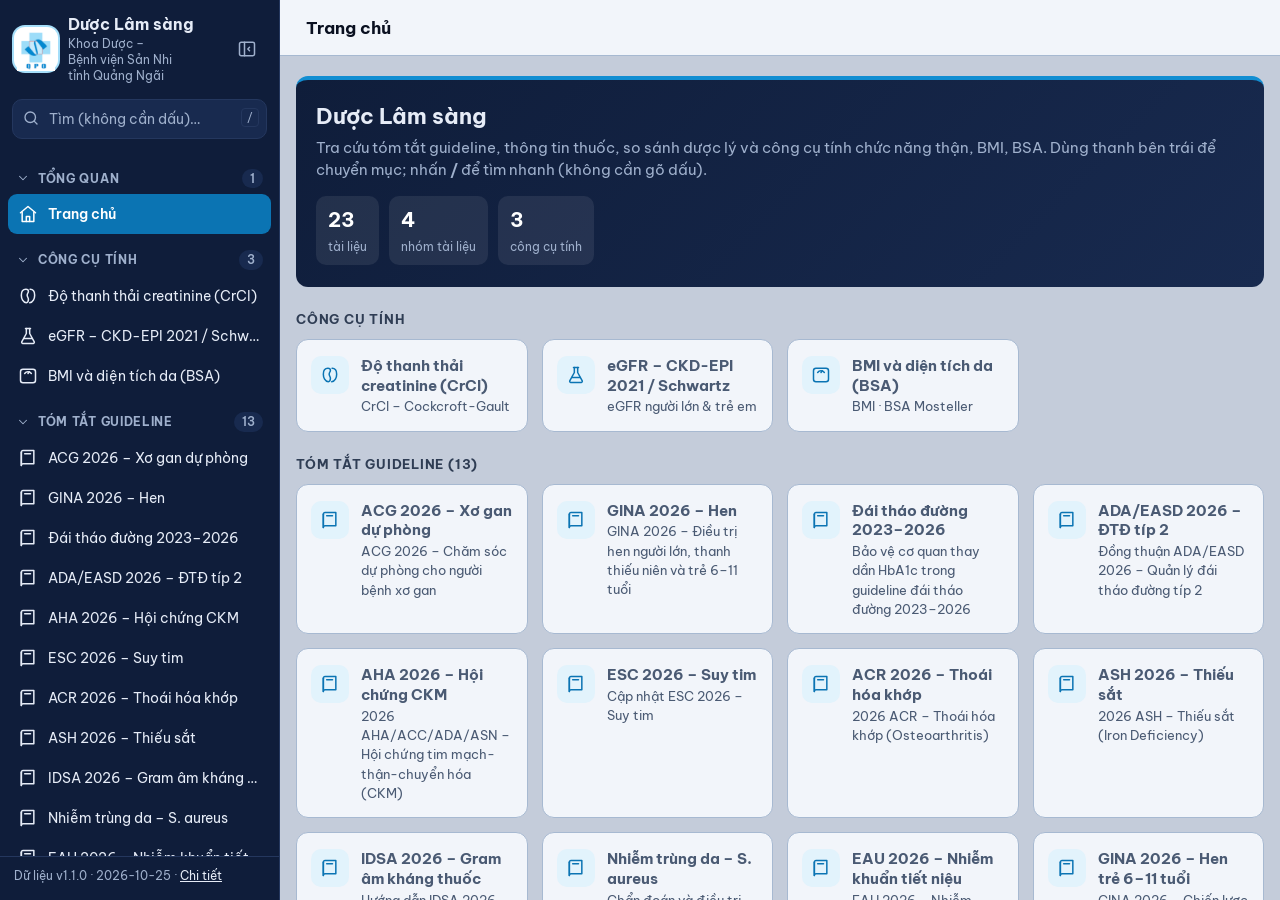
<file: index.html>
<!doctype html>
<html lang="vi" data-unit="san-nhi-qn">
<head>
<meta charset="utf-8">
<meta name="viewport" content="width=device-width, initial-scale=1, viewport-fit=cover">
<title>Dược Lâm sàng</title>
<meta name="description" content="Dược Lâm sàng – tra cứu tài liệu và công cụ tính. Khoa Dược – Bệnh viện Sản Nhi tỉnh Quảng Ngãi">
<meta name="theme-color" content="#0f1d3a">
<link rel="manifest" href="manifest.webmanifest">
<link rel="icon" href="icons/logo-qpo-192.png" type="image/png">
<link rel="apple-touch-icon" href="icons/logo-qpo-192.png">
<link rel="preconnect" href="https://fonts.googleapis.com">
<link rel="preconnect" href="https://fonts.gstatic.com" crossorigin>
<link rel="stylesheet" href="https://fonts.googleapis.com/css2?family=Be+Vietnam+Pro:wght@400;600;700;800&display=swap">
<link rel="stylesheet" href="css/base.css">
<link rel="stylesheet" href="css/theme-san-nhi-qn.css">
</head>
<body>
<svg width="0" height="0" style="position:absolute" aria-hidden="true">
  <symbol id="i-home" viewBox="0 0 24 24"><path d="M3 10.5 12 3l9 7.5"/><path d="M5 9.5V21h14V9.5"/><path d="M10 21v-6h4v6"/></symbol>
  <symbol id="i-kidney" viewBox="0 0 24 24"><path d="M9.5 4C6 4 4 7 4 11s2 9 6 9c2 0 2.5-2 2.5-4s-1.5-3-1.5-5 1.5-3 1.5-4.5S11.5 4 9.5 4z"/><path d="M14.5 4c3.5 0 5.5 3 5.5 7s-2 9-6 9"/></symbol>
  <symbol id="i-flask" viewBox="0 0 24 24"><path d="M9 3h6"/><path d="M10 3v6L4.5 19a1.5 1.5 0 0 0 1.3 2h12.4a1.5 1.5 0 0 0 1.3-2L14 9V3"/><path d="M7 15h10"/></symbol>
  <symbol id="i-scale" viewBox="0 0 24 24"><rect x="3" y="4" width="18" height="16" rx="3"/><path d="M8 9a5 5 0 0 1 8 0"/><path d="M12 9l1.5-2"/></symbol>
  <symbol id="i-book" viewBox="0 0 24 24"><path d="M4 5a2 2 0 0 1 2-2h13v16H6a2 2 0 0 0-2 2z"/><path d="M4 21V5"/><path d="M8 7h7"/></symbol>
  <symbol id="i-pill" viewBox="0 0 24 24"><rect x="2.5" y="8.5" width="19" height="7" rx="3.5" transform="rotate(-45 12 12)"/><path d="m8.5 8.5 7 7"/></symbol>
  <symbol id="i-compare" viewBox="0 0 24 24"><path d="M12 3v18"/><rect x="3" y="6" width="6" height="12" rx="1.5"/><rect x="15" y="6" width="6" height="12" rx="1.5"/></symbol>
  <symbol id="i-check" viewBox="0 0 24 24"><path d="M9 11l3 3 8-8"/><path d="M20 12v6a3 3 0 0 1-3 3H6a3 3 0 0 1-3-3V7a3 3 0 0 1 3-3h9"/></symbol>
  <symbol id="i-doc" viewBox="0 0 24 24"><path d="M14 3H7a2 2 0 0 0-2 2v14a2 2 0 0 0 2 2h10a2 2 0 0 0 2-2V8z"/><path d="M14 3v5h5"/></symbol>
  <symbol id="i-info" viewBox="0 0 24 24"><circle cx="12" cy="12" r="9"/><path d="M12 11v5"/><path d="M12 8h.01"/></symbol>
  <symbol id="i-alert" viewBox="0 0 24 24"><path d="M12 4 2.5 20h19z"/><path d="M12 10v4"/><path d="M12 17h.01"/></symbol>
  <symbol id="i-search" viewBox="0 0 24 24"><circle cx="11" cy="11" r="7"/><path d="m20 20-3.5-3.5"/></symbol>
  <symbol id="i-menu" viewBox="0 0 24 24"><path d="M4 6h16M4 12h16M4 18h16"/></symbol>
  <symbol id="i-close" viewBox="0 0 24 24"><path d="M6 6l12 12M18 6 6 18"/></symbol>
  <symbol id="i-collapse" viewBox="0 0 24 24"><rect x="3" y="4" width="18" height="16" rx="2"/><path d="M9 4v16"/><path d="m15 10-2 2 2 2"/></symbol>
  <symbol id="i-chev" viewBox="0 0 24 24"><path d="m6 9 6 6 6-6"/></symbol>
  <symbol id="i-external" viewBox="0 0 24 24"><path d="M14 4h6v6"/><path d="M20 4 11 13"/><path d="M19 14v5a1 1 0 0 1-1 1H5a1 1 0 0 1-1-1V6a1 1 0 0 1 1-1h5"/></symbol>
  <symbol id="i-reload" viewBox="0 0 24 24"><path d="M20 11a8 8 0 1 0-2.3 5.7"/><path d="M20 4v7h-7"/></symbol>
</svg>

<a class="skip-link" href="#view">Bỏ qua thanh điều hướng</a>

<div class="app" id="app">
  <aside class="sidebar" id="sidebar" aria-label="Thanh điều hướng">
    <div class="sb-head">
      <a class="sb-logo" href="#/" title="Trang chủ"><img src="icons/logo-qpo.png" width="196" height="208" alt="Logo Bệnh viện Sản Nhi tỉnh Quảng Ngãi"></a>
      <div class="sb-brand">
        <b>Dược Lâm sàng</b>
        <span><span class="nowrap">Khoa Dược –</span> <span class="hosp">Bệnh viện Sản Nhi tỉnh Quảng Ngãi</span></span>
      </div>
      <button class="sb-toggle collapse" id="sb-collapse" type="button" aria-label="Thu gọn thanh bên" aria-expanded="true" aria-controls="sidebar">
        <svg class="i"><use href="#i-collapse"/></svg>
      </button>
      <button class="sb-toggle close" id="sb-close" type="button" aria-label="Đóng thanh bên">
        <svg class="i"><use href="#i-close"/></svg>
      </button>
    </div>
    <div class="sb-search" role="search">
      <svg class="i"><use href="#i-search"/></svg>
      <label class="sr-only" for="sb-q">Tìm tài liệu hoặc công cụ</label>
      <input id="sb-q" type="search" placeholder="Tìm (không cần dấu)…" autocomplete="off">
      <kbd aria-hidden="true">/</kbd>
    </div>
    <nav class="sb-nav" id="sb-nav" aria-label="Mục lục"></nav>
    <div class="sb-foot" id="sb-foot">Đang tải dữ liệu…</div>
  </aside>
  <div class="overlay" id="overlay" aria-hidden="true"></div>

  <div class="main">
    <header class="topbar">
      <button class="menu-btn" id="menu-btn" type="button" aria-label="Mở thanh điều hướng" aria-controls="sidebar" aria-expanded="false">
        <svg class="i"><use href="#i-menu"/></svg>
      </button>
      <span class="crumb" id="crumb"></span>
      <h1 id="page-title">Trang chủ</h1>
    </header>
    <main class="view" id="view" tabindex="-1"></main>
  </div>
</div>

<noscript><p style="padding:16px">Ứng dụng cần JavaScript để hoạt động.</p></noscript>

<script src="js/lib/formulas.js"></script>
<script src="js/core.js"></script>
<script src="js/lib/calc-ui.js"></script>
<script src="js/modules/home.js"></script>
<script src="js/modules/doc-viewer.js"></script>
<script src="js/modules/calc-crcl.js"></script>
<script src="js/modules/calc-egfr.js"></script>
<script src="js/modules/calc-body.js"></script>
<script src="js/modules/about.js"></script>
<script>CDSSApp.start();</script>
</body>
</html>
</file>
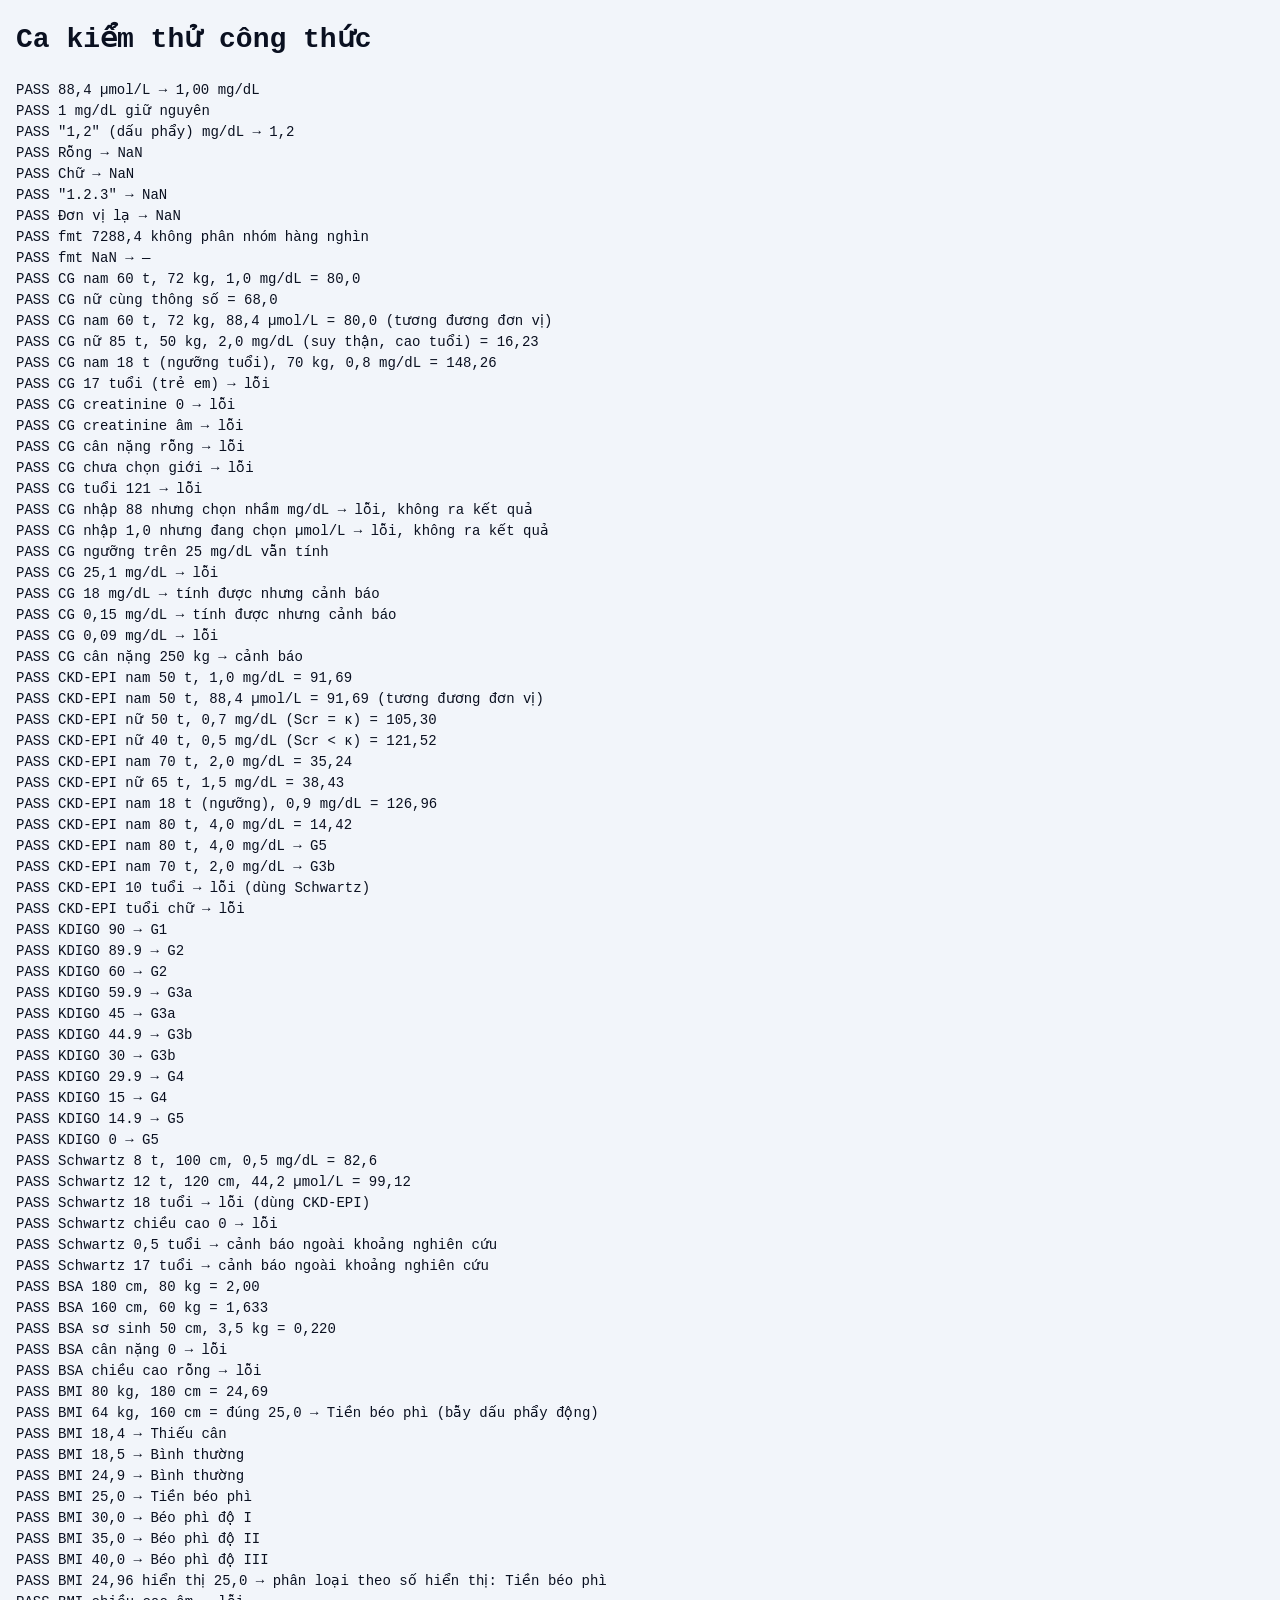
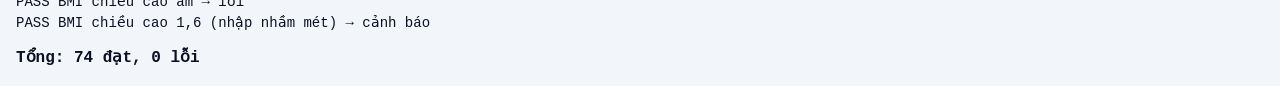
<file: tests/index.html>
<!doctype html>
<html lang="vi">
<head>
<meta charset="utf-8">
<meta name="viewport" content="width=device-width, initial-scale=1">
<title>Ca kiểm thử công thức</title>
<style>
  body { font: 14px/1.5 ui-monospace, Menlo, monospace; margin: 16px; background: #f2f5fa; color: #0a1020; }
  .fail { color: #8b394d; font-weight: 700; }
  .sum { font-size: 16px; font-weight: 700; margin-top: 12px; }
</style>
</head>
<body>
<h1>Ca kiểm thử công thức</h1>
<pre id="out">Đang chạy…</pre>
<script src="../js/lib/formulas.js"></script>
<script src="formulas.test.js"></script>
<script>
  (function () {
    var r = window.CDSSTestResult, out = document.getElementById('out');
    out.innerHTML = '';
    r.log.forEach(function (l) {
      var s = document.createElement('div');
      s.textContent = l;
      if (l.indexOf('FAIL') === 0) s.className = 'fail';
      if (l.indexOf('Tổng') === 0) s.className = 'sum';
      out.appendChild(s);
    });
    document.title = (r.fail ? 'LỖI ' : 'ĐẠT ') + r.pass + '/' + (r.pass + r.fail);
  })();
</script>
</body>
</html>
</file>
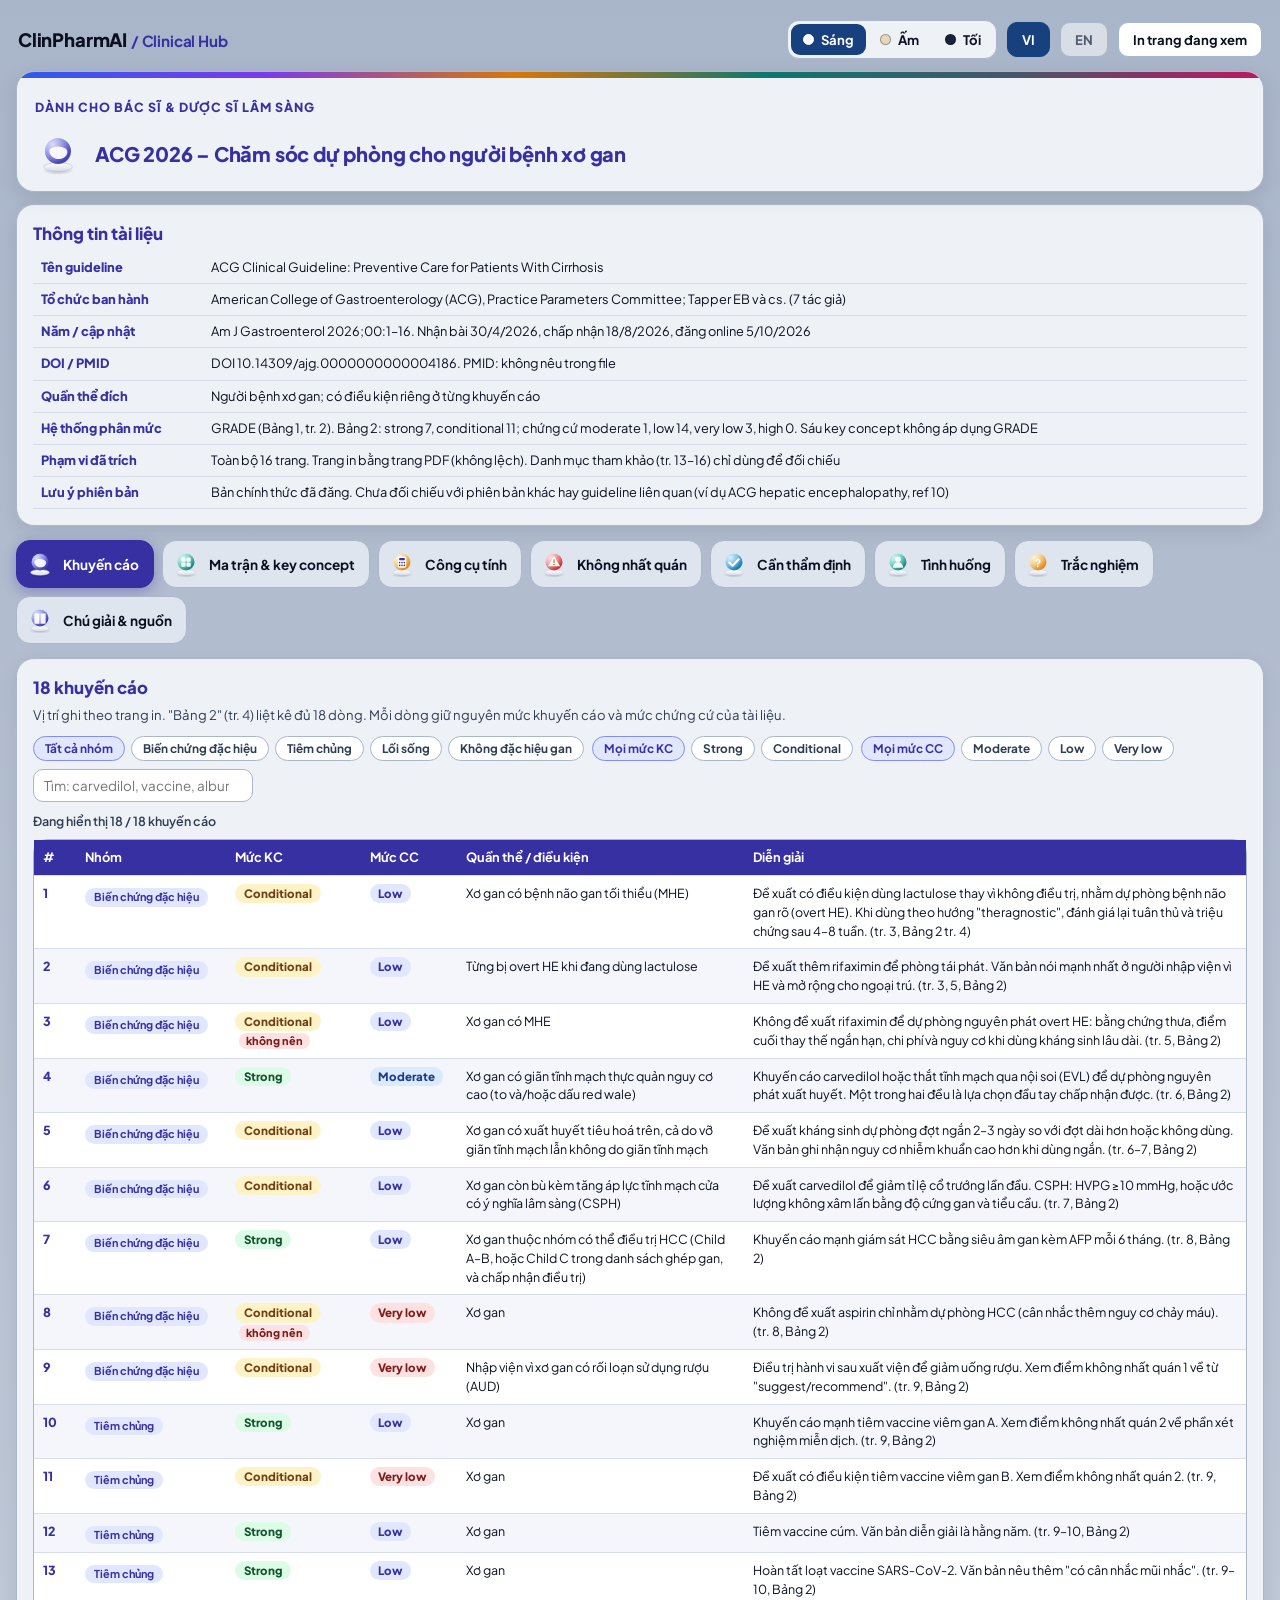
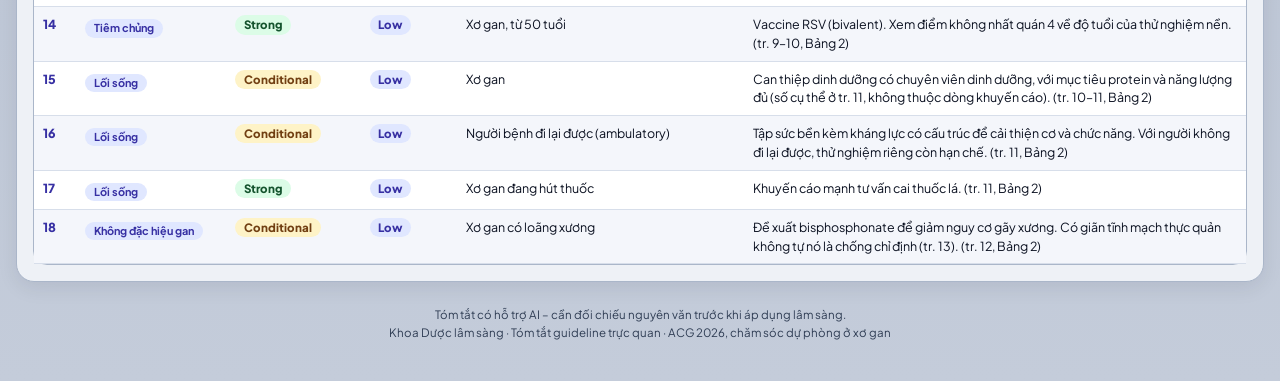
<file: ACG-2026-xo-gan-du-phong-tom-tat.html>
<!doctype html>
<html lang="vi" data-theme="light">
<head>
<meta charset="utf-8">
<meta name="viewport" content="width=device-width, initial-scale=1">
<title>ACG 2026 – Chăm sóc dự phòng cho người bệnh xơ gan</title>
<meta name="description" content="Tóm tắt trực quan ACG Clinical Guideline 2026: chăm sóc dự phòng cho người bệnh xơ gan. Bảng khuyến cáo, ma trận mức độ, công cụ tính, điểm không nhất quán, tình huống, trắc nghiệm.">
<link rel="preconnect" href="https://fonts.googleapis.com">
<link href="https://fonts.googleapis.com/css2?family=Plus+Jakarta+Sans:wght@400;500;600;700;800&display=swap" rel="stylesheet">
<style>
:root{--bg1:#a9b5c9;--bg2:#c4ccda;--card:#eef1f6;--card2:#dfe5ee;--line:#aab6c9;--tx:#0a1020;--mut:#2f3d54;--dim:#4a5a73;
--surf:#fff;--surf2:#f4f6fb;--tnt:#e0e7ff;--tnt2:#eef2ff;--line2:#d7deea;--band:#c7d2fe;--bandt:#1e1b4b;
--g:#15803d;--gb:#dcfce7;--gt:#14532d;--w:#a16207;--wb:#fef3c7;--wt:#713f12;--b:#b91c1c;--bb:#fee2e2;--bt:#7f1d1d;--n:#1d4ed8;--nb:#dbeafe;--nt:#1e3a8a;
--ind:#3730a3;--indt:#3730a3;--navy:#17407e;
--mild:#15803d;--mild-bg:#dcfce7;--mod:#a16207;--mod-bg:#fef3c7;--sev:#b91c1c;--sev-bg:#fee2e2;--life:#5b1030;--life-bg:#f6dce6;}
:root[data-theme="warm"]{--bg1:#e6d8bb;--bg2:#f3ead6;--card:#fbf5e8;--card2:#f0e6d0;--line:#d4c4a1;--tx:#2a2116;--mut:#5a4a33;--dim:#6b5a40;
--surf:#fffdf7;--surf2:#f8f1e1;--tnt:#f1e3c4;--tnt2:#f6ecd5;--line2:#e6d9bb;--band:#e8d6a8;--bandt:#4a3410;
--ind:#8a4b0f;--indt:#7a3f0a;--navy:#7a4a12;--n:#9a3412;}
:root[data-theme="dark"]{--bg1:#0b1220;--bg2:#111a2e;--card:#16213a;--card2:#1e2b4a;--line:#33466b;--tx:#e8edf8;--mut:#b4c0d8;--dim:#93a3c4;
--surf:#1b2a4a;--surf2:#203154;--tnt:#2a3a66;--tnt2:#243457;--line2:#2f4064;--band:#2f3f78;--bandt:#e0e7ff;
--g:#4ade80;--gb:#12361f;--gt:#bbf7d0;--w:#fbbf24;--wb:#3a2d0b;--wt:#fde68a;--b:#f87171;--bb:#3d1620;--bt:#fecaca;--nb:#14284f;--nt:#bfdbfe;--n:#93c5fd;
--ind:#4f46e5;--indt:#c7d2fe;--navy:#3b5bdb;
--mild-bg:#12361f;--mod-bg:#3a2d0b;--sev-bg:#3d1620;--life-bg:#3a1226;}
*{box-sizing:border-box}
html{scroll-behavior:smooth}
body{margin:0;font-family:"Plus Jakarta Sans",system-ui,-apple-system,"Segoe UI",Roboto,sans-serif;color:var(--tx);background:linear-gradient(180deg,var(--bg1),var(--bg2));background-color:var(--bg2);min-height:100vh;line-height:1.5;-webkit-font-smoothing:antialiased}
.wrap{max-width:1360px;margin:0 auto;padding:16px}
header.top{display:flex;gap:14px;align-items:center;flex-wrap:wrap;background:var(--card);border:1px solid var(--line);border-radius:18px;padding:14px 18px;box-shadow:0 6px 20px rgba(10,16,32,.10)}
header.top h1{margin:0;font-size:1.25rem;font-weight:800;color:var(--indt);letter-spacing:-.01em}
header.top p{margin:2px 0 0;font-size:.82rem;color:var(--mut);max-width:860px}
.ico{width:46px;height:46px;flex:none}
.ico svg{width:100%;height:100%;display:block}
.sp{flex:1}
.ainote{margin:12px 0 0;background:var(--wb);border:1px solid #fcd34d;color:var(--wt);border-radius:12px;padding:10px 14px;font-size:.8rem;font-weight:600}
.ainote p{margin:4px 0 0;font-weight:500}
nav.tabs{display:flex;gap:8px;flex-wrap:wrap;margin:14px 0}
nav.tabs button{display:flex;align-items:center;gap:8px;border:1px solid var(--line);background:var(--card2);color:var(--tx);border-radius:14px;padding:8px 14px 8px 8px;font-weight:700;font-size:.85rem;cursor:pointer;font-family:inherit}
nav.tabs button .ico{width:30px;height:30px}
nav.tabs button[aria-selected="true"]{background:var(--ind);color:#fff;border-color:var(--indt);box-shadow:0 4px 14px rgba(55,48,163,.35)}
nav.tabs button:hover:not([aria-selected="true"]){background:var(--surf)}
button:focus-visible,input:focus-visible,select:focus-visible,a:focus-visible{outline:3px solid #818cf8;outline-offset:2px}
.panel{background:var(--card);border:1px solid var(--line);border-radius:18px;padding:16px;box-shadow:0 6px 20px rgba(10,16,32,.08);margin-bottom:14px}
.panel[hidden]{display:none}
.panel h2{margin:0 0 4px;font-size:1.05rem;font-weight:800;color:var(--indt)}
.panel h3{margin:0 0 6px;font-size:.92rem;font-weight:800;color:var(--indt)}
.sub{margin:0 0 12px;color:var(--mut);font-size:.82rem}
.ref{color:var(--n);font-weight:700;font-size:.72rem;display:block;margin-top:2px}
.cnt{font-size:.78rem;color:var(--mut);font-weight:600;margin:0 0 8px}
.filters{display:flex;gap:8px;flex-wrap:wrap;align-items:center;margin-bottom:10px}
.chips{display:flex;gap:6px;flex-wrap:wrap}
.chip{border:1px solid var(--line);background:var(--surf);border-radius:999px;padding:4px 11px;font-size:.74rem;font-weight:700;color:var(--mut);cursor:pointer;font-family:inherit}
.chip[aria-pressed="true"]{background:var(--tnt);color:var(--indt);border-color:#818cf8}
.search{border:1px solid var(--line);border-radius:10px;padding:7px 10px;font-size:.84rem;font-family:inherit;background:var(--surf);color:var(--tx);min-width:220px}
.sr-only{position:absolute;width:1px;height:1px;overflow:hidden;clip:rect(0 0 0 0)}
.tw{border:1px solid var(--line);border-radius:14px;background:var(--surf)}
.tw .sc{overflow-x:visible}
table.rs{width:100%;border-collapse:collapse;font-size:.78rem}
table.rs th,table.rs td{padding:8px 9px;vertical-align:top;overflow-wrap:anywhere;border-bottom:1px solid var(--line2);text-align:left}
table.rs thead th{background:var(--ind);color:#fff;font-size:.8rem}
table.rs tbody tr:nth-child(even) td{background:var(--surf2)}
td.num{font-weight:800;color:var(--indt);width:42px}
td.drug{min-width:130px;overflow-wrap:normal!important}
td.drug b{color:var(--indt)}
#td td.num,#td th:nth-child(2){width:120px}
#td td.num{white-space:normal}
.grp{display:inline-block;margin-top:4px;background:var(--tnt);color:var(--indt);border-radius:999px;padding:1px 9px;font-size:.68rem;font-weight:700}
.ev{display:inline-block;min-width:24px;text-align:center;border-radius:999px;padding:1px 8px;font-weight:800;font-size:.72rem;margin-right:4px}
.ev.A{background:var(--gb);color:var(--gt)}.ev.D{background:var(--nb);color:var(--nt)}.ev.B{background:var(--wb);color:var(--wt)}
.evn{display:block;font-size:.72rem;color:var(--mut);margin-top:4px}
.empty{text-align:center;color:var(--mut);padding:18px!important}
.flag{display:inline-block;margin-top:4px;background:var(--wb);border:1px solid #fcd34d;color:var(--wt);border-radius:8px;padding:2px 8px;font-size:.72rem;font-weight:700}
.cap{display:inline-block;background:var(--bb);color:var(--bt);border-radius:8px;padding:2px 8px;font-weight:800;font-size:.74rem}
.chipcn{display:inline-block;background:var(--wb);color:var(--wt);border:1px solid #fcd34d;border-radius:999px;padding:1px 9px;font-size:.7rem;font-weight:800}

/* thang mức độ */
.ladder{display:grid;grid-template-columns:repeat(4,1fr);gap:8px;margin-bottom:10px}
.step{border:2px solid var(--line);background:var(--surf);border-radius:14px;padding:9px 10px;cursor:pointer;font-family:inherit;text-align:left;color:var(--tx)}
.step .nm{display:block;font-weight:800;font-size:.9rem}
.step .mt{display:block;font-size:.72rem;color:var(--mut);font-weight:600}
.step[data-k="nhe"]{--c:var(--mild)}.step[data-k="vua"]{--c:var(--mod)}.step[data-k="nang"]{--c:var(--sev)}.step[data-k="doa"]{--c:var(--life)}
.step[aria-pressed="true"]{border-color:var(--c);background:var(--c);color:#fff;box-shadow:0 4px 14px rgba(10,16,32,.25)}
.step[aria-pressed="true"] .mt{color:#fff}
.sevpanel{display:grid;grid-template-columns:1fr 1fr;gap:14px;border:2px solid var(--c);background:var(--surf);border-radius:14px;padding:12px 14px;border-left-width:8px}
.sevpanel .rule,.sevpanel .where{font-size:.78rem;color:var(--mut);margin:0 0 8px;font-weight:600}
dl.signs{margin:0;display:grid;grid-template-columns:150px 1fr;gap:4px 10px;font-size:.78rem}
dl.signs dt{font-weight:800;color:var(--indt)}dl.signs dd{margin:0}
ul.acts{margin:0;padding-left:18px;font-size:.8rem}ul.acts li{margin-bottom:6px}

/* ma trận nhanh */
.qmw{overflow-x:auto}
.qm{width:100%;min-width:760px;table-layout:fixed;border-collapse:separate;border-spacing:4px;font-size:.78rem}
.qm th{background:var(--ind);color:#fff;padding:8px;border-radius:8px}
.qm td.lab{background:var(--card2);font-weight:800;color:var(--indt);padding:8px;border-radius:8px;width:16%}
.qm td.q{padding:8px;border-radius:8px;overflow-wrap:anywhere;font-weight:600;border:1px solid rgba(10,16,32,.10)}
.qg{background:var(--gb);color:var(--gt)}.qw{background:var(--wb);color:var(--wt)}.qb{background:var(--bb);color:var(--bt)}.qn{background:var(--nb);color:var(--nt)}.qd{background:#7f1d1d;color:#fff}
.legend{display:flex;gap:8px;flex-wrap:wrap;margin:10px 0 0;font-size:.76rem;font-weight:700;align-items:center}
.legend span.k{padding:3px 10px;border-radius:999px;border:1px solid rgba(10,16,32,.12)}
.legend a{color:var(--n);text-decoration:underline}

/* đường đi */
.path{display:grid;grid-template-columns:repeat(4,1fr);gap:10px;margin-bottom:12px}
.stage{background:var(--surf);border:1px solid var(--line);border-radius:14px;padding:10px 12px}
.stage .n{display:inline-flex;width:26px;height:26px;border-radius:50%;background:var(--ind);color:#fff;font-weight:800;align-items:center;justify-content:center;font-size:.8rem;margin-bottom:4px}
.stage ul,.gate ul,.box ul,.admit ul{margin:6px 0 0;padding-left:16px;font-size:.78rem}
.stage li,.gate li,.box li,.admit li{margin-bottom:4px}
.gates{display:grid;grid-template-columns:repeat(3,1fr);gap:10px;margin-bottom:12px}
.gate{border-radius:14px;padding:10px 12px;border:2px solid var(--line);background:var(--surf)}
.gate.ok{border-color:var(--g);background:var(--gb)}.gate.part{border-color:#d97706;background:var(--wb)}.gate.bad{border-color:var(--b);background:var(--bb)}
.admit{background:var(--surf);border:2px dashed var(--b);border-radius:14px;padding:10px 14px;margin-bottom:12px}
.cols{display:grid;grid-template-columns:repeat(3,1fr);gap:10px}
.box{background:var(--surf);border:2px solid var(--b);border-radius:14px;padding:10px 12px}
.box.alt{border-color:#d97706}.box.dk{border-color:var(--indt)}

/* công cụ liều */
.form{display:grid;grid-template-columns:repeat(auto-fit,minmax(170px,1fr));gap:10px;margin-bottom:12px}
.form label{display:flex;flex-direction:column;gap:3px;font-size:.74rem;font-weight:700;color:var(--mut)}
.form input,.form select{border:1px solid var(--line);border-radius:10px;padding:8px 10px;font-size:.88rem;font-family:inherit;background:var(--surf);color:var(--tx)}
.est{display:flex;gap:10px;flex-wrap:wrap;margin:8px 0 14px}
.est div{background:var(--tnt);border-radius:12px;padding:8px 14px;font-weight:800;color:var(--indt);font-size:.86rem}
.est small{display:block;font-weight:600;color:var(--mut);font-size:.7rem}
.res{display:grid;grid-template-columns:repeat(auto-fit,minmax(270px,1fr));gap:10px}
.rc{border-radius:14px;padding:12px;border:2px solid var(--c);background:var(--surf)}
.rc h3{margin:0 0 6px;font-size:.88rem;font-weight:800;color:var(--c)}
.badge{display:inline-block;padding:2px 10px;border-radius:999px;font-size:.7rem;font-weight:800;margin-bottom:6px}
.s-ok{background:var(--gb);color:var(--gt)}.s-warn{background:var(--wb);color:var(--wt)}.s-na{background:var(--nb);color:var(--nt)}
.rc .dose{font-weight:800;font-size:.9rem;margin-bottom:6px}
.rc ul{margin:0;padding-left:16px;font-size:.76rem;color:var(--mut)}
.disc{font-size:.76rem;color:var(--mut);margin-top:10px}
.warn{background:var(--wb);border:1px solid #fcd34d;color:var(--wt);border-radius:10px;padding:8px 12px;font-size:.8rem;font-weight:600}

/* tình huống */
.cases{display:grid;gap:12px}
.case{background:var(--surf);border:1px solid var(--line);border-radius:14px;padding:12px 14px}
.case h3{margin:0 0 8px;font-size:.92rem;color:var(--indt);font-weight:800}
.case .row{display:grid;grid-template-columns:120px 1fr;gap:8px;font-size:.8rem;padding:4px 0;border-top:1px dashed var(--line2)}
.case .row b{font-weight:800}
.case .row.p b{color:var(--g)}.case .row.a b{color:var(--w)}.case .row.x b{color:var(--b)}.case .row.y b{color:var(--indt)}

/* trắc nghiệm */
.qh{font-weight:800;font-size:.95rem;margin:6px 0 10px}
.opt{display:block;width:100%;text-align:left;border:2px solid var(--line);background:var(--surf);border-radius:12px;padding:9px 12px;margin-bottom:8px;font-weight:600;font-size:.84rem;cursor:pointer;font-family:inherit;color:var(--tx)}
.opt:hover:not([disabled]){border-color:#818cf8;background:var(--tnt2)}
.opt.ok{border-color:var(--g);background:var(--gb)}.opt.no{border-color:var(--b);background:var(--bb)}
.expl{background:var(--tnt2);border-left:4px solid var(--ind);padding:8px 12px;border-radius:8px;font-size:.8rem;margin:8px 0}
.btn{border:0;background:var(--ind);color:#fff;border-radius:12px;padding:8px 18px;font-weight:800;font-size:.84rem;cursor:pointer;font-family:inherit}
.btn.alt{background:var(--surf);color:var(--indt);border:1px solid var(--ind)}

/* chú giải, nguồn */
.sec ol{margin:0;padding-left:18px;font-size:.8rem}
table.gl{width:100%;table-layout:fixed;border-collapse:collapse;font-size:.76rem;margin-bottom:12px}
table.gl th,table.gl td{border-bottom:1px solid var(--line2);padding:6px 8px;text-align:left;vertical-align:top;overflow-wrap:anywhere}
table.gl th{background:var(--band);color:var(--bandt)}
table.gl td:first-child{font-weight:800;color:var(--indt);width:16%}
.two{display:grid;grid-template-columns:1.2fr 1fr;gap:14px;font-size:.8rem}
.two ul{margin:0;padding-left:18px}.two li{margin-bottom:5px}
.refs{font-size:.76rem;color:var(--mut);list-style:none;padding-left:0!important}
footer{font-size:.72rem;color:var(--mut);text-align:center;padding:10px 0 24px}

@media(max-width:900px){
 .ladder{grid-template-columns:repeat(2,1fr)}.path,.cols,.gates,.two,.sevpanel{grid-template-columns:1fr}
 .case .row{grid-template-columns:1fr}dl.signs{grid-template-columns:120px 1fr}
 .tw{overflow-x:auto}table.rs{min-width:640px}
}
@media(max-width:640px){.wrap{padding:10px}.search{min-width:0;width:100%}}
@media(prefers-reduced-motion:reduce){html{scroll-behavior:auto}}
@media print{nav.tabs,.filters,.ladder,.btn{display:none}body{background:var(--surf)}.panel{break-inside:avoid-page}}

html[data-theme="dark"] .rc h3{color:var(--indt)}
html[data-theme="dark"] .ico svg{filter:brightness(.95)}

/* thanh trên cùng */
.topbar{display:flex;align-items:center;gap:10px;flex-wrap:wrap;padding:4px 2px 12px}
.brand{font-weight:800;font-size:1.15rem;color:var(--tx);letter-spacing:-.01em}
.brand span{color:var(--indt);font-size:.95rem;font-weight:700;margin-left:4px}
.seg{display:flex;gap:2px;border:1px solid var(--line);background:var(--card);border-radius:12px;padding:3px}
.seg button{border:0;background:transparent;border-radius:9px;padding:7px 12px;font-weight:700;font-size:.82rem;display:flex;align-items:center;gap:7px;color:var(--tx);cursor:pointer;font-family:inherit}
.seg button[aria-pressed="true"]{background:var(--navy);color:#fff}
.seg .dot{width:11px;height:11px;border-radius:50%;border:1px solid rgba(10,16,32,.35);display:inline-block}
.dot.l{background:#fff}.dot.w{background:#e6d9b8}.dot.d{background:#1a2238}
.seg button[aria-pressed="true"] .dot{border-color:#fff}
.pb{border:1px solid var(--line);background:var(--surf);border-radius:10px;padding:8px 14px;font-weight:700;font-size:.82rem;color:var(--tx);cursor:pointer;font-family:inherit}
.pb[aria-pressed="true"]{background:var(--navy);color:#fff;border-color:var(--navy)}
.pb:disabled{opacity:.55;cursor:not-allowed}
.pb:hover:not(:disabled):not([aria-pressed="true"]){background:var(--tnt2)}
header.top{position:relative;overflow:hidden;padding-top:26px}
header.top::before{content:"";position:absolute;left:0;right:0;top:0;height:6px;background:linear-gradient(90deg,#2f5bea,#7c3aed,#d97706,#0f766e,#475569,#be185d)}
.eyebrow{width:100%;font-size:.78rem;font-weight:800;letter-spacing:.08em;text-transform:uppercase;color:var(--indt)}

.docinfo{margin-top:12px}
.docinfo dl{margin:6px 0 0;display:grid;grid-template-columns:170px 1fr;gap:0;font-size:.8rem}
.docinfo dt,.docinfo dd{margin:0;padding:6px 8px;border-bottom:1px solid var(--line2)}
.docinfo dt{font-weight:800;color:var(--indt)}
.ainote{font-size:.84rem}
@media(max-width:640px){.docinfo dl{grid-template-columns:1fr}.docinfo dt{border-bottom:0;padding-bottom:0}}
@media print{.topbar{display:none}html[data-theme]{--bg1:#a9b5c9;--bg2:#c4ccda;--card:#eef1f6;--card2:#dfe5ee;--line:#aab6c9;--tx:#0a1020;--mut:#2f3d54;--dim:#4a5a73;--surf:#fff;--surf2:#f4f6fb;--tnt:#e0e7ff;--tnt2:#eef2ff;--line2:#d7deea;--band:#c7d2fe;--bandt:#1e1b4b;--g:#15803d;--gb:#dcfce7;--gt:#14532d;--w:#a16207;--wb:#fef3c7;--wt:#713f12;--b:#b91c1c;--bb:#fee2e2;--bt:#7f1d1d;--n:#1d4ed8;--nb:#dbeafe;--nt:#1e3a8a;--ind:#3730a3;--indt:#3730a3;--navy:#17407e;--mild:#15803d;--mild-bg:#dcfce7;--mod:#a16207;--mod-bg:#fef3c7;--sev:#b91c1c;--sev-bg:#fee2e2;--life:#5b1030;--life-bg:#f6dce6;--bg1:#fff;--bg2:#fff}}

/* bổ sung cho trang ACG */
.st{display:inline-block;border-radius:999px;padding:1px 9px;font-weight:800;font-size:.72rem}
.st.S{background:var(--gb);color:var(--gt)}.st.C{background:var(--wb);color:var(--wt)}
.ev.mod{background:var(--nb);color:var(--nt)}.ev.low{background:var(--tnt);color:var(--indt)}.ev.vlow{background:var(--bb);color:var(--bt)}
.neg{display:inline-block;margin-left:4px;background:var(--bb);color:var(--bt);border-radius:8px;padding:0 7px;font-size:.68rem;font-weight:800}
tr.hl td{outline:2px solid #818cf8;outline-offset:-2px;background:var(--tnt2)!important}
.mx{display:grid;grid-template-columns:110px 1fr 1fr;gap:6px;font-size:.78rem}
.mx>div{border-radius:10px;padding:8px}
.mx .h{background:var(--ind);color:#fff;font-weight:800;text-align:center}
.mx .r{background:var(--card2);color:var(--indt);font-weight:800;display:flex;align-items:center}
.mx .c{background:var(--surf);border:1px solid var(--line2);display:flex;gap:5px;flex-wrap:wrap;align-content:flex-start;min-height:54px}
.mx .c.S{background:var(--gb)}.mx .c.C{background:var(--wb)}
.rb{border:1px solid rgba(10,16,32,.2);background:var(--surf);color:var(--tx);border-radius:8px;padding:2px 9px;font-weight:800;font-size:.76rem;cursor:pointer;font-family:inherit}
.rb:hover{background:var(--tnt)}
.ico3{display:block;width:100%;height:100%}
.note{font-size:.78rem;color:var(--mut);margin:6px 0 0}
.lbl{font-size:.74rem;font-weight:800;color:var(--indt)}
.calc2{display:grid;grid-template-columns:1fr 1fr;gap:14px}
@media(max-width:900px){.calc2{grid-template-columns:1fr}.mx{grid-template-columns:80px 1fr 1fr}}
table.rs td.vt{min-width:150px}
.st,.ev{white-space:nowrap}
table.rs td.nw{min-width:96px;overflow-wrap:normal}

.tg{background:var(--gb);color:var(--gt)}.tw2{background:var(--wb);color:var(--wt)}.tb{background:var(--bb);color:var(--bt)}.tn{background:var(--nb);color:var(--nt)}.ti{background:var(--tnt);color:var(--indt)}
.mx .c.tg{background:var(--gb)}.mx .c.tw2{background:var(--wb)}.mx .c.tb{background:var(--bb)}.mx .c.tn{background:var(--nb)}.mx .c.ti{background:var(--tnt2)}
</style>
</head>
<body>
<svg width="0" height="0" style="position:absolute" aria-hidden="true"><defs>

<linearGradient id="g-ped" x1="0" y1="0" x2="0" y2="1"><stop offset="0" stop-color="#ffffff"/><stop offset="1" stop-color="#d9deea"/></linearGradient>
<linearGradient id="g-ind" x1="0" y1="0" x2="1" y2="1"><stop offset="0" stop-color="#818cf8"/><stop offset="1" stop-color="#3730a3"/></linearGradient>
<linearGradient id="g-teal" x1="0" y1="0" x2="1" y2="1"><stop offset="0" stop-color="#5eead4"/><stop offset="1" stop-color="#0f766e"/></linearGradient>
<linearGradient id="g-amb" x1="0" y1="0" x2="1" y2="1"><stop offset="0" stop-color="#fde68a"/><stop offset="1" stop-color="#d97706"/></linearGradient>
<linearGradient id="g-blu" x1="0" y1="0" x2="1" y2="1"><stop offset="0" stop-color="#7dd3fc"/><stop offset="1" stop-color="#0369a1"/></linearGradient>
<linearGradient id="g-red" x1="0" y1="0" x2="1" y2="1"><stop offset="0" stop-color="#fca5a5"/><stop offset="1" stop-color="#b91c1c"/></linearGradient>
<radialGradient id="r-sh" cx=".5" cy=".5" r=".5"><stop offset="0" stop-color="#0a1020" stop-opacity=".28"/><stop offset="1" stop-color="#0a1020" stop-opacity="0"/></radialGradient>
<radialGradient id="r-hi" cx=".3" cy=".25" r=".7"><stop offset="0" stop-color="#fff" stop-opacity=".75"/><stop offset="1" stop-color="#fff" stop-opacity="0"/></radialGradient>


</defs></svg>
<div class="wrap">
<div class="topbar">
  <div class="brand" id="brand"></div>
  <div class="sp"></div>
  <div class="seg" role="group" aria-label="Chế độ nền">
    <button type="button" data-th="light" aria-pressed="true"><span class="dot l"></span>Sáng</button>
    <button type="button" data-th="warm" aria-pressed="false"><span class="dot w"></span>Ấm</button>
    <button type="button" data-th="dark" aria-pressed="false"><span class="dot d"></span>Tối</button>
  </div>
  <button type="button" class="pb" aria-pressed="true" id="lang-vi">VI</button>
  <button type="button" class="pb" id="lang-en" disabled title="Bản tiếng Anh chưa có">EN</button>
  <button type="button" class="pb" id="print-btn">In trang đang xem</button>
</div>
<header class="top">
  <div class="eyebrow" id="eyebrow"></div>
  <div class="ico" id="hico"></div>
  <div><h1 id="h1"></h1></div>
</header>
<section class="panel docinfo" aria-label="Thông tin tài liệu">
  <h2>Thông tin tài liệu</h2>
  <dl id="docdl"></dl>
</section>
<noscript><p class="ainote">Trang này cần bật JavaScript để hiển thị bảng, bộ lọc và công cụ tính.</p></noscript>
<nav class="tabs" id="tabs" role="tablist" aria-label="Nội dung"></nav>

<div class="panel" id="p-rec" role="tabpanel">
  <h2 id="rec-h"></h2>
  <p class="sub" id="rec-sub"></p>
  <div class="filters">
    <div class="chips" id="gchips" role="group" aria-label="Lọc theo nhóm"></div>
    <div class="chips" id="schips" role="group" aria-label="Lọc theo mức khuyến cáo"></div>
    <div class="chips" id="echips" role="group" aria-label="Lọc theo mức chứng cứ"></div>
    <label class="sr-only" for="q">Tìm trong bảng khuyến cáo</label>
    <input class="search" id="q" type="search" placeholder="Tìm trong bảng khuyến cáo…">
  </div>
  <p class="cnt" id="count" aria-live="polite"></p>
  <div class="tw"><table class="rs" id="recs"></table></div>
</div>

<div class="panel" id="p-mx" role="tabpanel" hidden>
  <h2>Ma trận mức khuyến cáo × mức chứng cứ</h2>
  <p class="sub">Bấm số khuyến cáo để mở dòng tương ứng. Ô trống nghĩa là không có khuyến cáo nào ở mức đó.</p>
  <div class="mx" id="mx"></div>
  <p class="note" id="mx-note"></p>
  <div id="kc-wrap"><h2 style="margin-top:16px" id="kc-h"></h2>
  <div class="tw"><table class="rs" id="kc"></table></div></div>
</div>

<div class="panel" id="p-calc" role="tabpanel" hidden>
  <h2 id="calc-h"></h2>
  <p class="sub" id="calc-sub"></p>
  <div id="calc-body"></div>
  <p class="disc" id="calc-disc"></p>
</div>

<div class="panel" id="p-inc" role="tabpanel" hidden>
  <h2 id="inc-h"></h2>
  <p class="sub" id="inc-sub"></p>
  <div class="tw"><table class="rs" id="inc"></table></div>
</div>

<div class="panel" id="p-val" role="tabpanel" hidden>
  <h2>Khả năng áp dụng tại bệnh viện</h2>
  <p class="sub">Danh sách điểm cần thẩm định. Chưa đối chiếu với danh mục thuốc hay phác đồ nội bộ vì chưa được cung cấp.</p>
  <div class="tw"><table class="rs" id="val"></table></div>
</div>

<div class="panel" id="p-case" role="tabpanel" hidden>
  <h2>Tình huống minh hoạ (AI soạn, không phải ca thật)</h2>
  <p class="sub">Mỗi tình huống dẫn số dòng khuyến cáo làm cơ sở và giữ mức chứng cứ của dòng gốc.</p>
  <div class="cases" id="cases"></div>
</div>

<div class="panel" id="p-quiz" role="tabpanel" hidden>
  <h2>Trắc nghiệm ôn nhanh</h2>
  <p class="sub" id="qprog"></p>
  <div id="quiz"></div>
</div>

<div class="panel sec" id="p-ref" role="tabpanel" hidden>
  <h2>Chú giải từ viết tắt</h2>
  <table class="gl" id="gloss"></table>
  <div class="two">
    <div><h3>Kiểm tra trước khi giao</h3><ul id="selfcheck"></ul></div>
    <div><h3>Nguồn</h3><ul class="refs" id="sources"></ul></div>
  </div>
</div>

<footer id="foot"></footer>
</div>

<script type="application/json" id="data">{"schema": "tom-tat-guideline/v1", "meta": {"title": "ACG 2026 – Chăm sóc dự phòng cho người bệnh xơ gan", "desc": "Tóm tắt trực quan ACG Clinical Guideline 2026: chăm sóc dự phòng cho người bệnh xơ gan. Bảng khuyến cáo, ma trận mức độ, công cụ tính, điểm không nhất quán, tình huống, trắc nghiệm.", "brand": "ClinPharmAI", "brand_sub": "/ Clinical Hub", "eyebrow": "Dành cho bác sĩ & dược sĩ lâm sàng", "short": "ACG 2026 xơ gan", "docinfo": [["Tên guideline", "ACG Clinical Guideline: Preventive Care for Patients With Cirrhosis"], ["Tổ chức ban hành", "American College of Gastroenterology (ACG), Practice Parameters Committee; Tapper EB và cs. (7 tác giả)"], ["Năm / cập nhật", "Am J Gastroenterol 2026;00:1–16. Nhận bài 30/4/2026, chấp nhận 18/8/2026, đăng online 5/10/2026"], ["DOI / PMID", "DOI 10.14309/ajg.0000000000004186. PMID: không nêu trong file"], ["Quần thể đích", "Người bệnh xơ gan; có điều kiện riêng ở từng khuyến cáo"], ["Hệ thống phân mức", "GRADE (Bảng 1, tr. 2). Bảng 2: strong 7, conditional 11; chứng cứ moderate 1, low 14, very low 3, high 0. Sáu key concept không áp dụng GRADE"], ["Phạm vi đã trích", "Toàn bộ 16 trang. Trang in bằng trang PDF (không lệch). Danh mục tham khảo (tr. 13–16) chỉ dùng để đối chiếu"], ["Lưu ý phiên bản", "Bản chính thức đã đăng. Chưa đối chiếu với phiên bản khác hay guideline liên quan (ví dụ ACG hepatic encephalopathy, ref 10)"]], "rec_sub": "Vị trí ghi theo trang in. \"Bảng 2\" (tr. 4) liệt kê đủ 18 dòng. Mỗi dòng giữ nguyên mức khuyến cáo và mức chứng cứ của tài liệu.", "search_hint": "Tìm: carvedilol, vaccine, albumin…", "kc_title": "Sáu key concept (không áp dụng GRADE)", "inc_sub": "Mỗi điểm ghi hai vị trí và nội dung từng bên. Không tự chọn một phía. Điểm 8 và 9 là nghi vấn cần mở bài nguồn để xác nhận.", "sources": ["Tapper EB, Kardashian A, Debes JD, Gripshover J, Moon AM, Kim JJ, Lai JC. ACG clinical guideline: preventive care for patients with cirrhosis. Am J Gastroenterol. 2026;00:1–16. doi:10.14309/ajg.0000000000004186."], "ai_label": "Tóm tắt có hỗ trợ AI – cần đối chiếu nguyên văn trước khi áp dụng lâm sàng.", "footer": "Khoa Dược lâm sàng · Tóm tắt guideline trực quan · ACG 2026, chăm sóc dự phòng ở xơ gan"}, "groups": ["Biến chứng đặc hiệu", "Tiêm chủng", "Lối sống", "Không đặc hiệu gan"], "strengths": [{"k": "S", "label": "Strong", "tone": "tg"}, {"k": "C", "label": "Conditional", "tone": "tw2"}], "certainty": [{"k": "mod", "label": "Moderate", "tone": "tn"}, {"k": "low", "label": "Low", "tone": "ti"}, {"k": "vlow", "label": "Very low", "tone": "tb"}], "recs": [{"n": 1, "g": 0, "loc": "tr. 3; Bảng 2 (tr. 4)", "kw": "lactulose over no treatment", "s": "C", "neg": 0, "c": "low", "pop": "Xơ gan có bệnh não gan tối thiểu (MHE)", "it": "Đề xuất có điều kiện dùng lactulose thay vì không điều trị, nhằm dự phòng bệnh não gan rõ (overt HE). Khi dùng theo hướng \"theragnostic\", đánh giá lại tuân thủ và triệu chứng sau 4–8 tuần. (tr. 3, Bảng 2 tr. 4)", "_pg": 1}, {"n": 2, "g": 0, "loc": "tr. 3, 5; Bảng 2", "kw": "adding rifaximin", "s": "C", "neg": 0, "c": "low", "pop": "Từng bị overt HE khi đang dùng lactulose", "it": "Đề xuất thêm rifaximin để phòng tái phát. Văn bản nói mạnh nhất ở người nhập viện vì HE và mở rộng cho ngoại trú. (tr. 3, 5, Bảng 2)", "_pg": 1}, {"n": 3, "g": 0, "loc": "tr. 5; Bảng 2", "kw": "do not suggest rifaximin", "s": "C", "neg": 1, "c": "low", "pop": "Xơ gan có MHE", "it": "Không đề xuất rifaximin để dự phòng nguyên phát overt HE: bằng chứng thưa, điểm cuối thay thế ngắn hạn, chi phí và nguy cơ khi dùng kháng sinh lâu dài. (tr. 5, Bảng 2)", "_pg": 1}, {"n": 4, "g": 0, "loc": "tr. 6; Bảng 2", "kw": "carvedilol or esophageal variceal ligation", "s": "S", "neg": 0, "c": "mod", "pop": "Xơ gan có giãn tĩnh mạch thực quản nguy cơ cao (to và/hoặc dấu red wale)", "it": "Khuyến cáo carvedilol hoặc thắt tĩnh mạch qua nội soi (EVL) để dự phòng nguyên phát xuất huyết. Một trong hai đều là lựa chọn đầu tay chấp nhận được. (tr. 6, Bảng 2)", "_pg": 1}, {"n": 5, "g": 0, "loc": "tr. 6–7; Bảng 2", "kw": "short (2–3 d) course", "s": "C", "neg": 0, "c": "low", "pop": "Xơ gan có xuất huyết tiêu hoá trên, cả do vỡ giãn tĩnh mạch lẫn không do giãn tĩnh mạch", "it": "Đề xuất kháng sinh dự phòng đợt ngắn 2–3 ngày so với đợt dài hơn hoặc không dùng. Văn bản ghi nhận nguy cơ nhiễm khuẩn cao hơn khi dùng ngắn. (tr. 6–7, Bảng 2)", "_pg": 1}, {"n": 6, "g": 0, "loc": "tr. 7; Bảng 2", "kw": "carvedilol… first-episode of ascites", "s": "C", "neg": 0, "c": "low", "pop": "Xơ gan còn bù kèm tăng áp lực tĩnh mạch cửa có ý nghĩa lâm sàng (CSPH)", "it": "Đề xuất carvedilol để giảm tỉ lệ cổ trướng lần đầu. CSPH: HVPG ≥10 mmHg, hoặc ước lượng không xâm lấn bằng độ cứng gan và tiểu cầu. (tr. 7, Bảng 2)", "_pg": 1}, {"n": 7, "g": 0, "loc": "tr. 8; Bảng 2", "kw": "every 6 months", "s": "S", "neg": 0, "c": "low", "pop": "Xơ gan thuộc nhóm có thể điều trị HCC (Child A–B, hoặc Child C trong danh sách ghép gan, và chấp nhận điều trị)", "it": "Khuyến cáo mạnh giám sát HCC bằng siêu âm gan kèm AFP mỗi 6 tháng. (tr. 8, Bảng 2)", "_pg": 1}, {"n": 8, "g": 0, "loc": "tr. 8; Bảng 2", "kw": "do not suggest… aspirin", "s": "C", "neg": 1, "c": "vlow", "pop": "Xơ gan", "it": "Không đề xuất aspirin chỉ nhằm dự phòng HCC (cân nhắc thêm nguy cơ chảy máu). (tr. 8, Bảng 2)", "_pg": 1}, {"n": 9, "g": 0, "loc": "tr. 9; Bảng 2", "kw": "postdischarge behavioral therapy", "s": "C", "neg": 0, "c": "vlow", "pop": "Nhập viện vì xơ gan có rối loạn sử dụng rượu (AUD)", "it": "Điều trị hành vi sau xuất viện để giảm uống rượu. Xem điểm không nhất quán 1 về từ \"suggest/recommend\". (tr. 9, Bảng 2)", "_pg": 1}, {"n": 10, "g": 1, "loc": "tr. 9; Bảng 2", "kw": "hepatitis A virus (HAV) vaccination", "s": "S", "neg": 0, "c": "low", "pop": "Xơ gan", "it": "Khuyến cáo mạnh tiêm vaccine viêm gan A. Xem điểm không nhất quán 2 về phần xét nghiệm miễn dịch. (tr. 9, Bảng 2)", "_pg": 1}, {"n": 11, "g": 1, "loc": "tr. 9; Bảng 2", "kw": "hepatitis B virus (HBV) vaccination", "s": "C", "neg": 0, "c": "vlow", "pop": "Xơ gan", "it": "Đề xuất có điều kiện tiêm vaccine viêm gan B. Xem điểm không nhất quán 2. (tr. 9, Bảng 2)", "_pg": 1}, {"n": 12, "g": 1, "loc": "tr. 9–10; Bảng 2", "kw": "immunization against influenza", "s": "S", "neg": 0, "c": "low", "pop": "Xơ gan", "it": "Tiêm vaccine cúm. Văn bản diễn giải là hằng năm. (tr. 9–10, Bảng 2)", "_pg": 1}, {"n": 13, "g": 1, "loc": "tr. 9–10; Bảng 2", "kw": "SARS-CoV-2 vaccination series", "s": "S", "neg": 0, "c": "low", "pop": "Xơ gan", "it": "Hoàn tất loạt vaccine SARS-CoV-2. Văn bản nêu thêm \"có cân nhắc mũi nhắc\". (tr. 9–10, Bảng 2)", "_pg": 1}, {"n": 14, "g": 1, "loc": "tr. 9–10; Bảng 2", "kw": "aged 50 years or older", "s": "S", "neg": 0, "c": "low", "pop": "Xơ gan, từ 50 tuổi", "it": "Vaccine RSV (bivalent). Xem điểm không nhất quán 4 về độ tuổi của thử nghiệm nền. (tr. 9–10, Bảng 2)", "_pg": 1}, {"n": 15, "g": 2, "loc": "tr. 10–11; Bảng 2", "kw": "dietician-guided", "s": "C", "neg": 0, "c": "low", "pop": "Xơ gan", "it": "Can thiệp dinh dưỡng có chuyên viên dinh dưỡng, với mục tiêu protein và năng lượng đủ (số cụ thể ở tr. 11, không thuộc dòng khuyến cáo). (tr. 10–11, Bảng 2)", "_pg": 1}, {"n": 16, "g": 2, "loc": "tr. 11; Bảng 2", "kw": "aerobic and resistance exercise", "s": "C", "neg": 0, "c": "low", "pop": "Người bệnh đi lại được (ambulatory)", "it": "Tập sức bền kèm kháng lực có cấu trúc để cải thiện cơ và chức năng. Với người không đi lại được, thử nghiệm riêng còn hạn chế. (tr. 11, Bảng 2)", "_pg": 1}, {"n": 17, "g": 2, "loc": "tr. 11; Bảng 2", "kw": "smoking-cessation counseling", "s": "S", "neg": 0, "c": "low", "pop": "Xơ gan đang hút thuốc", "it": "Khuyến cáo mạnh tư vấn cai thuốc lá. (tr. 11, Bảng 2)", "_pg": 1}, {"n": 18, "g": 3, "loc": "tr. 12; Bảng 2", "kw": "bisphosphonates", "s": "C", "neg": 0, "c": "low", "pop": "Xơ gan có loãng xương", "it": "Đề xuất bisphosphonate để giảm nguy cơ gãy xương. Có giãn tĩnh mạch thực quản không tự nó là chống chỉ định (tr. 13). (tr. 12, Bảng 2)", "_pg": 1}], "kc": [{"id": "KC1", "loc": "tr. 5 (Bảng 3), tr. 7", "txt": "Truyền albumin 6–8 g/L dịch lấy ra để giảm rối loạn tuần hoàn và AKI. Với lượng ≤5 L, albumin chỉ dành cho một số tình huống.", "cond": "Cổ trướng, chọc dịch >5 L. Với ≤5 L: hạ natri máu hoặc suy thận"}, {"id": "KC2", "loc": "tr. 5, 8", "txt": "Không cho statin chỉ với mục đích dự phòng HCC. Nếu có chỉ định tim mạch thường quy thì vẫn cân nhắc dùng.", "cond": "Xơ gan"}, {"id": "KC3", "loc": "tr. 5, 8–9", "txt": "Tăng cường chăm sóc ngoại trú sau nhập viện, gồm tái khám sớm (<14 ngày), có thể giảm tái nhập viện và tử vong.", "cond": "Sau nhập viện vì xơ gan"}, {"id": "KC4", "loc": "tr. 5, 9", "txt": "Người không có miễn dịch viêm gan B dù đã tiêm trước đó thì tiêm lại, có cân nhắc vaccine TLR9.", "cond": "Xơ gan, không đáp ứng vaccine"}, {"id": "KC5", "loc": "tr. 5, 10", "txt": "Sàng lọc AUD bằng công cụ chuẩn hoá (AUDIT-C) ở mỗi lần khám. Liệu pháp thuốc cho AUD có thể có lợi. Văn bản nêu naltrexone 50–100 mg uống/ngày hoặc 380 mg tiêm bắp mỗi 4 tuần, và acamprosate 333–666 mg × 3 lần/ngày.", "cond": "Xơ gan"}, {"id": "KC6", "loc": "tr. 5, 13", "txt": "Sàng lọc ung thư ngoài gan theo tuổi nên được cân nhắc. Văn bản nêu không có bằng chứng sàng lọc cải thiện kết cục.", "cond": "Chờ ghép hoặc đã vào danh sách ghép; hoặc xơ gan còn bù, không suy kiệt, không bệnh đi kèm đe doạ tính mạng"}], "inc": [{"t": "Từ ngữ của khuyến cáo 9", "a": "Bảng 2, tr. 4: \"we suggest\"", "b": "Văn bản, tr. 9: \"we recommend postdischarge behavioral therapy\"; cùng đoạn sau lại viết \"we suggest\"", "note": "Cả hai cùng mức conditional, very low. Bảng 1 (tr. 2) gắn \"suggest\" với conditional."}, {"t": "Phần xét nghiệm miễn dịch HAV/HBV", "a": "Bảng 2, tr. 4 và tóm tắt, tr. 1 (HAV): xét nghiệm miễn dịch và tiêm", "b": "Câu khuyến cáo trong văn bản, tr. 9: chỉ nêu tiêm vaccine; phần diễn giải HAV/HBV (tr. 9) lại có xét nghiệm", "note": "Khác nhau về nội dung của câu khuyến cáo (có hay không xét nghiệm trước)."}, {"t": "Mức strong cho HAV", "a": "tr. 9: chứng cứ low", "b": "tr. 9: vẫn strong nhờ an toàn, chi phí thấp, tránh suy gan tối cấp", "note": "Không mâu thuẫn, nhưng ghi lại vì lệch với quy tắc mặc định của Bảng 1."}, {"t": "Tuổi vaccine RSV", "a": "Khuyến cáo 14 (tr. 4, 9): từ 50 tuổi", "b": "Thử nghiệm nền (tr. 10): người từ 60 tuổi trở lên, bệnh gan <2%", "note": "Văn bản hạ chứng cứ vì indirectness, nhưng không nêu dữ liệu cho nhóm 50–59 tuổi."}, {"t": "Quần thể của rifaximin (khuyến cáo 2)", "a": "Bảng 2, tr. 4: HE khi đang dùng lactulose", "b": "Tóm tắt, tr. 1: \"after hospitalization\"; văn bản, tr. 5: mạnh nhất ở người nhập viện", "note": "Ngoài ra tr. 6 viết \"strong evidence of secondary prevention\" trong khi mức chứng cứ của khuyến cáo là low."}, {"t": "Kháng sinh dự phòng xuất huyết tiêu hoá", "a": "Khuyến cáo (tr. 4, 6): 2–3 ngày so với dài hơn hoặc không dùng", "b": "tr. 7: không kém hơn ở 2–3 ngày so với 5–7 ngày, nhưng không chứng minh cho \"không dùng\" so với 1–10 ngày; tr. 6 định nghĩa \"short\" là 0–3 ngày, gồm không dùng. Nguy cơ nhiễm khuẩn cao hơn khi dùng ngắn (chênh 15,2%)", "note": "Hai cách định nghĩa \"short\" khác nhau; tr. 6 còn nêu thử nghiệm ở Child A cho thấy không khác biệt."}, {"t": "Carvedilol cho CSPH", "a": "Khuyến cáo: giảm cổ trướng lần đầu (tr. 7)", "b": "Diễn giải tr. 7: \"treatment of portal hypertension… prevention of decompensation\"; chứng cứ dẫn có cả propranolol", "note": "Phạm vi mục tiêu rộng hơn câu khuyến cáo."}, {"t": "Trích dẫn trong mục carvedilol/CSPH (nghi vấn)", "a": "tr. 7: \"(8)\" cho thử nghiệm phân nhóm; \"(32)\" cho cả thử nghiệm 201 bệnh nhân lẫn phân tích gộp 4 RCT", "b": "tr. 13–14: ref 8 là bài GRADE về đánh giá chất lượng chứng cứ; ref 32 là phân tích gộp cạnh tranh (competing-risk)", "note": "Có vẻ sai số tham chiếu. Cần đối chiếu danh mục tham khảo."}, {"t": "Dấu của LFI (nghi vấn)", "a": "tr. 11: LFI \"+0,8 so với +0,4\" được nêu là cải thiện (ảnh trang đã xác nhận)", "b": "Cùng đoạn: LFI −0,93 và −0,36 cũng được nêu là cải thiện", "note": "LFI thấp hơn là tốt hơn, nên dấu ở thử nghiệm đầu có vẻ lệch. Cần đối chiếu nguồn (ref 113)."}, {"t": "BCAA", "a": "Hình 1, tr. 3: \"BCAAs if needed\"", "b": "tr. 11: BCAA đơn độc không cải thiện khối cơ; một thử nghiệm 150 bệnh nhân âm tính", "note": "Hình tóm tắt nhẹ hơn nội dung chi tiết."}, {"t": "Mục tiêu dinh dưỡng", "a": "Khuyến cáo 15 (tr. 4, 10): conditional", "b": "tr. 11: \"we recommend\" protein 1,2–1,5 g/kg thể trọng lý tưởng/ngày, 30–35 kcal/kg/ngày", "note": "Số liệu này không nằm trong câu khuyến cáo và không được chấm GRADE."}, {"t": "Sàng lọc loãng xương", "a": "Khuyến cáo 18 (tr. 4, 12): chỉ nói điều trị bisphosphonate", "b": "tr. 12–13: \"we suggest screening for osteoporosis\"; Hình 1 có DEXA", "note": "Sàng lọc không nằm trong câu khuyến cáo."}, {"t": "Viết tắt AUDIT-C", "a": "tr. 1: \"Concise\"", "b": "tr. 5 (chú thích Bảng 3) và tr. 10: \"Consumption\"", "note": "Khác nhau trong cùng tài liệu."}, {"t": "Key concept 1 (albumin)", "a": "Đánh dấu là key concept, không GRADE (tr. 5)", "b": "tr. 7: \"recommendation below\", \"we suggest\"; Bảng 3 viết \"advise\"; ghi \"GRADE approach was not possible\"", "note": "Dùng ba động từ khác nhau cho cùng một nội dung."}, {"t": "Key concept 2 (statin)", "a": "Bảng 3, tr. 5: \"in the absence of conventional cardiovascular risks\"", "b": "tr. 8: \"solely for HCC chemoprevention\"; có chỉ định thường quy thì \"should be considered\"", "note": "Cách diễn đạt điều kiện khác nhau."}, {"t": "Độ chắc chắn của liệu pháp thuốc cho AUD (key concept 5)", "a": "Bảng 3, tr. 5 và key concept 5, tr. 10: \"may be beneficial\"", "b": "tr. 10: \"is recommended\" khi nói chăm sóc có liệu pháp hành vi và theo dõi ngoại trú, gồm dùng thuốc; \"our suggestion to initiate pharmacotherapy\"; \"All patients with AUD should be offered an effective therapy\"", "note": "Ba mức độ chắc chắn khác nhau cho cùng nội dung trong một key concept không chấm GRADE; tài liệu ghi chứng cứ từ RCT còn hạn chế."}], "val": [{"item": "Carvedilol (liều, chỉ định) và EVL (nội soi, nhân lực) có sẵn không", "ref": "4, 6"}, {"item": "Đo độ cứng gan, HVPG, tiểu cầu để xác định CSPH", "ref": "6"}, {"item": "Rifaximin có trong danh mục và được chi trả không", "ref": "2, 3"}, {"item": "Kháng sinh dự phòng xuất huyết tiêu hoá (norfloxacin, ceftriaxone) so với dữ liệu kháng thuốc địa phương", "ref": "5"}, {"item": "Quy trình giám sát HCC (siêu âm + AFP mỗi 6 tháng) và nhắc lịch", "ref": "7"}, {"item": "Vaccine HAV, HBV (kể cả loại TLR9), cúm, COVID-19, RSV: có lưu hành và nhãn tuổi tại Việt Nam", "ref": "10–14, KC4"}, {"item": "Naltrexone, acamprosate, dịch vụ điều trị hành vi sau xuất viện", "ref": "9, KC5"}, {"item": "Albumin 20–25% và quy định chỉ định khi chọc dịch >5 L", "ref": "KC1"}, {"item": "Chuyên viên dinh dưỡng, chương trình tập luyện, DEXA, bisphosphonate", "ref": "15, 16, 18"}], "cases": [{"t": "Tình huống 1: giãn tĩnh mạch thực quản nguy cơ cao, chưa từng chảy máu", "rows": [["Giả định", "Xơ gan Child B, giãn tĩnh mạch thực quản to có dấu red wale, chưa từng xuất huyết."], ["Điều tài liệu nói", "Carvedilol hoặc EVL đều là lựa chọn dự phòng nguyên phát (khuyến cáo 4, strong, moderate). Chọn theo dung nạp, bệnh đi kèm, khả năng nội soi."], ["Lưu ý trong văn bản", "Carvedilol 12,5 mg/ngày hoặc chia liều; 6,25 mg nếu không dung nạp 12,5 mg nhưng hiệu quả tương đối chưa biết; tạm ngưng nếu nhịp chậm có triệu chứng; không chỉnh liều theo mạch đích (tr. 6)."], ["Cần thẩm định", "Sẵn có carvedilol, năng lực EVL tại bệnh viện."]]}, {"t": "Tình huống 2: bệnh não gan", "rows": [["Giả định A", "Xơ gan có MHE, chưa từng overt HE."], ["Điều tài liệu nói A", "Lactulose đề xuất so với không điều trị (khuyến cáo 1, conditional, low); không đề xuất rifaximin dự phòng nguyên phát (khuyến cáo 3, conditional, low)."], ["Giả định B", "Nhập viện vì overt HE dù đang dùng lactulose."], ["Điều tài liệu nói B", "Đề xuất thêm rifaximin để phòng tái phát (khuyến cáo 2, conditional, low); văn bản nói mạnh nhất ở người nhập viện."]]}, {"t": "Tình huống 3: chọc dịch cổ trướng", "rows": [["Giả định A", "Chọc 8 L."], ["Điều tài liệu nói A", "Albumin 6–8 g/L dịch lấy ra: 48–64 g, tức 192–256 mL dung dịch 25% (key concept 1, không GRADE)."], ["Giả định B", "Chọc 4 L, natri máu bình thường, chức năng thận bình thường."], ["Điều tài liệu nói B", "Với ≤5 L, lợi ích bổ sung của albumin kém chắc chắn; có thể dành cho hạ natri máu hoặc suy thận."]]}, {"t": "Tình huống 4: nhập viện xơ gan có rối loạn sử dụng rượu", "rows": [["Giả định", "Xuất viện sau đợt mất bù, có AUD."], ["Điều tài liệu nói", "Điều trị hành vi sau xuất viện (khuyến cáo 9, conditional, very low); sàng lọc AUD bằng AUDIT-C mỗi lần khám (key concept 5); tái khám sớm <14 ngày (key concept 3); liệu pháp thuốc cho AUD có thể có lợi."], ["Cần thẩm định", "Dịch vụ hành vi sau xuất viện, naltrexone, acamprosate có sẵn không."]]}, {"t": "Tình huống 5: kế hoạch tiêm chủng", "rows": [["Giả định", "Xơ gan còn bù, 55 tuổi, chưa rõ miễn dịch viêm gan A và B."], ["Điều tài liệu nói", "HAV: khuyến cáo mạnh tiêm (khuyến cáo 10, strong, low). HBV: đề xuất tiêm (khuyến cáo 11, conditional, very low); nếu đã tiêm mà không có miễn dịch thì tiêm lại, có cân nhắc vaccine TLR9 (key concept 4). Cúm, SARS-CoV-2: khuyến cáo mạnh (12, 13). RSV: khuyến cáo mạnh từ 50 tuổi (14, strong, low)."], ["Lưu ý", "Điểm không nhất quán 2 và 4: việc xét nghiệm miễn dịch trước tiêm và độ tuổi của thử nghiệm RSV."]]}], "quiz": [{"q": "Khuyến cáo nào có mức khuyến cáo strong và mức chứng cứ moderate?", "o": ["Lactulose cho MHE", "Carvedilol hoặc EVL cho giãn tĩnh mạch nguy cơ cao", "Giám sát HCC mỗi 6 tháng", "Aspirin dự phòng HCC"], "a": 1, "e": "Khuyến cáo 4 là khuyến cáo duy nhất có chứng cứ moderate (tr. 4, 6). Giám sát HCC là strong nhưng chứng cứ low."}, {"q": "Tài liệu nói gì về rifaximin dự phòng nguyên phát overt HE ở xơ gan có MHE?", "o": ["Khuyến cáo mạnh dùng", "Đề xuất có điều kiện dùng", "Không đề xuất (conditional, low)", "Không đề cập"], "a": 2, "e": "Khuyến cáo 3 (tr. 5): không đề xuất; conditional, low."}, {"q": "Giám sát HCC ở xơ gan thuộc nhóm có thể điều trị HCC được khuyến cáo thế nào?", "o": ["Siêu âm gan kèm AFP mỗi 6 tháng", "Chỉ siêu âm mỗi 12 tháng", "CT mỗi 6 tháng", "MRI mỗi 3 tháng"], "a": 0, "e": "Khuyến cáo 7 (tr. 8): strong, low."}, {"q": "Với chọc dịch cổ trướng lấy ra 8 L, liều albumin theo key concept 1 là bao nhiêu?", "o": ["6–8 g/L dịch lấy ra, tức 48–64 g", "1 g/kg cân nặng", "25 g cố định", "Không cần albumin"], "a": 0, "e": "Key concept 1 (tr. 7): 6–8 g/L dịch lấy ra khi chọc >5 L. Đây là key concept, không chấm GRADE."}, {"q": "Kháng sinh dự phòng ở xơ gan có xuất huyết tiêu hoá trên: đợt ngắn được đề xuất là?", "o": ["2–3 ngày, chỉ khi do vỡ giãn tĩnh mạch", "2–3 ngày, áp dụng cả khi nguồn chảy máu không do giãn tĩnh mạch", "5–7 ngày", "Không dùng"], "a": 1, "e": "Khuyến cáo 5 (tr. 6): conditional, low; văn bản nêu áp dụng cho mọi xơ gan xuất huyết tiêu hoá trên, bất kể nguồn."}, {"q": "Theo key concept 2, statin có nên được bắt đầu chỉ để dự phòng HCC không?", "o": ["Có, vì giảm HCC >50%", "Không; chỉ cân nhắc khi có chỉ định thường quy", "Chỉ ở Child C", "Tài liệu không đề cập"], "a": 1, "e": "Key concept 2 (tr. 8): không cho statin chỉ vì dự phòng HCC; có chỉ định thường quy thì nên cân nhắc."}, {"q": "Điểm nào dưới đây là điểm không nhất quán được nêu trong bản tóm tắt?", "o": ["Khuyến cáo 14 ghi từ 50 tuổi, thử nghiệm nền ở người từ 60 tuổi trở lên", "Khuyến cáo 7 ghi mỗi 12 tháng", "Khuyến cáo 4 là conditional", "Bảng 2 có 24 dòng"], "a": 0, "e": "Điểm 4 trong tab không nhất quán (tr. 4, 9, 10)."}], "gloss": [{"term": "GRADE", "mean": "Grading of Recommendations, Assessment, Development, and Evaluation", "page": "2"}, {"term": "MHE", "mean": "Bệnh não gan tối thiểu (minimal hepatic encephalopathy)", "page": "3"}, {"term": "HE", "mean": "Bệnh não gan (hepatic encephalopathy)", "page": "3"}, {"term": "NSBB", "mean": "Chẹn beta không chọn lọc (non-selective beta blocker)", "page": "6"}, {"term": "EVL", "mean": "Thắt tĩnh mạch qua nội soi (endoscopic variceal ligation)", "page": "6"}, {"term": "CSPH", "mean": "Tăng áp lực tĩnh mạch cửa có ý nghĩa lâm sàng (clinically significant portal hypertension)", "page": "7"}, {"term": "HVPG", "mean": "Chênh áp tĩnh mạch gan (hepatic venous pressure gradient)", "page": "7"}, {"term": "AFP", "mean": "Alpha-fetoprotein", "page": "8"}, {"term": "TLR9", "mean": "Toll-like receptor 9", "page": "9"}, {"term": "AUDIT-C", "mean": "Công cụ sàng lọc rượu rút gọn; tài liệu viết \"Concise\" (tr. 1) và \"Consumption\" (tr. 10)", "page": "10"}, {"term": "LFI", "mean": "Chỉ số giòn yếu gan (Liver Frailty Index)", "page": "11"}, {"term": "MELD", "mean": "Model for End-Stage Liver Disease", "page": "11"}, {"term": "DEXA", "mean": "Đo hấp thụ tia X năng lượng kép (dual-energy X-ray absorptiometry)", "page": "12"}, {"term": "MASLD", "mean": "Bệnh gan nhiễm mỡ do rối loạn chuyển hoá (metabolic dysfunction-associated steatotic liver disease)", "page": "12"}], "tools": {"title": "Công cụ tính (AI soạn từ key concept 1 và đoạn dinh dưỡng)", "sub": "Chỉ tính các con số tài liệu nêu. Không lưu dữ liệu người bệnh. Nhập dữ liệu giả định hoặc đã ẩn danh.", "html": "<div class=\"calc2\">\n    <div class=\"case\">\n      <h3>Albumin sau chọc dịch cổ trướng<\/h3>\n      <p class=\"note\">Cơ sở: key concept 1 (tr. 5, 7): chọc >5 L thì truyền albumin 6–8 g/L dịch lấy ra (dung dịch 25%). Với ≤5 L, albumin dành cho hạ natri máu hoặc suy thận.<\/p>\n      <div class=\"form\">\n        <label>Thể tích dịch lấy ra (L)<input id=\"paraL\" type=\"number\" min=\"0\" step=\"0.1\" value=\"8\"><\/label>\n        <label>Hạ natri máu hoặc suy thận\n          <select id=\"paraRisk\"><option value=\"0\">Không<\/option><option value=\"1\">Có<\/option><\/select><\/label>\n      <\/div>\n      <div id=\"paraOut\" aria-live=\"polite\"><\/div>\n    <\/div>\n    <div class=\"case\">\n      <h3>Mục tiêu dinh dưỡng<\/h3>\n      <p class=\"note\">Cơ sở: tr. 11: protein 1,2–1,5 g/kg thể trọng lý tưởng/ngày; năng lượng 30–35 kcal/kg/ngày; béo phì BMI 30–40: 25–35; BMI ≥40: 20–25 kcal/kg/ngày. Tài liệu không nêu công thức thể trọng lý tưởng và không nêu dùng cân nặng nào cho kcal/kg, nên bạn nhập số theo quy ước của khoa.<\/p>\n      <div class=\"form\">\n        <label>BMI (kg/m²)<input id=\"bmi\" type=\"number\" min=\"10\" max=\"80\" step=\"0.1\" value=\"27\"><\/label>\n        <label>Thể trọng lý tưởng (kg)<input id=\"ibw\" type=\"number\" min=\"20\" max=\"150\" step=\"0.1\" value=\"65\"><\/label>\n        <label>Cân nặng dùng tính năng lượng (kg)<input id=\"wkg\" type=\"number\" min=\"20\" max=\"250\" step=\"0.1\" value=\"70\"><\/label>\n      <\/div>\n      <div id=\"nutOut\" aria-live=\"polite\"><\/div>\n    <\/div>\n  <\/div>", "js": "function num(id){var v=parseFloat($(id).value);return isFinite(v)?v:NaN;}\nfunction r1(x){return String(Math.round(x*10)/10).replace('.',',');}\nfunction calcPara(){\n  var L=num(\"paraL\"),risk=$(\"paraRisk\").value===\"1\",o=$(\"paraOut\");\n  if(!(L>0)||L>30){o.innerHTML='<div class=\"warn\">Nhập thể tích dịch lấy ra từ 0 đến 30 L.<\/div>';return;}\n  var lo=6*L,hi=8*L;\n  if(L>5){o.innerHTML='<span class=\"badge s-ok\">Chọc &gt;5 L<\/span><div class=\"dose\">Albumin '+r1(lo)+'–'+r1(hi)+' g<\/div><ul class=\"acts\"><li>Tương đương '+Math.round(lo*4)+'–'+Math.round(hi*4)+' mL dung dịch 25%.<\/li><li>Cơ sở: key concept 1 (tr. 7), không chấm GRADE.<\/li><\/ul>';}\n  else if(risk){o.innerHTML='<span class=\"badge s-warn\">Chọc ≤5 L, có yếu tố nguy cơ<\/span><div class=\"dose\">Có thể cân nhắc albumin (tối đa '+r1(lo)+'–'+r1(hi)+' g nếu dùng 6–8 g/L)<\/div><ul class=\"acts\"><li>Tài liệu: albumin có thể dành cho hạ natri máu hoặc suy thận (tr. 7). Liều cho ngưỡng này không được nêu riêng.<\/li><\/ul>';}\n  else{o.innerHTML='<span class=\"badge s-na\">Chọc ≤5 L, không có yếu tố nguy cơ<\/span><div class=\"dose\">Lợi ích bổ sung của albumin kém chắc chắn<\/div><ul class=\"acts\"><li>Tài liệu: có thể dành albumin cho hạ natri máu hoặc suy thận (tr. 7).<\/li><\/ul>';}\n}\nfunction calcNut(){\n  var bmi=num(\"bmi\"),ibw=num(\"ibw\"),w=num(\"wkg\"),o=$(\"nutOut\");\n  if(!(bmi>=10&&bmi<=80)||!(ibw>=20&&ibw<=150)||!(w>=20&&w<=250)){o.innerHTML='<div class=\"warn\">Nhập BMI 10–80, thể trọng lý tưởng 20–150 kg, cân nặng 20–250 kg.<\/div>';return;}\n  var kl,kh,band;\n  if(bmi>=40){kl=20;kh=25;band=\"BMI ≥40\";}else if(bmi>=30){kl=25;kh=35;band=\"BMI 30–40\";}else{kl=30;kh=35;band=\"BMI <30 (mức chung)\";}\n  o.innerHTML='<div class=\"est\"><div>Protein '+r1(1.2*ibw)+'–'+r1(1.5*ibw)+' g/ngày<small>1,2–1,5 g/kg × '+ibw+' kg thể trọng lý tưởng<\/small><\/div><div>Năng lượng '+Math.round(kl*w)+'–'+Math.round(kh*w)+' kcal/ngày<small>'+kl+'–'+kh+' kcal/kg × '+w+' kg ('+band+')<\/small><\/div><\/div><p class=\"note\">Số này không nằm trong câu khuyến cáo 15 và không được chấm GRADE (điểm không nhất quán 11).<\/p>';\n}\n[\"paraL\",\"paraRisk\"].forEach(function(i){$(i).addEventListener(\"input\",calcPara);});\n[\"bmi\",\"ibw\",\"wkg\"].forEach(function(i){$(i).addEventListener(\"input\",calcNut);});\ncalcPara();calcNut();", "disc": "Công cụ minh hoạ để học tập, do AI soạn từ các dòng nêu trên. Mức chứng cứ: key concept 1 không chấm GRADE; mục tiêu dinh dưỡng nằm ngoài câu khuyến cáo 15 (conditional, low)."}, "selfcheck": ["Đã đọc cả 16 trang bằng văn bản; xem ảnh trang 3 (Hình 1), 11 (số liệu dinh dưỡng, tập luyện; dấu LFI) và 12 (Hình 2).", "Kiểm tra tự động 64 cụm từ và số liệu trên đúng trang (trang in bằng trang PDF, không lệch). Một truy vấn lần đầu không khớp do ký tự ghép (ligature) trong PDF, không do nội dung.", "Đếm nhãn Bảng 2: strong 7, conditional 11; moderate 1, low 14, very low 3, high 0. Khớp với tóm tắt (tr. 1) về 7 khuyến cáo mạnh.", "Điểm không nhất quán 8 và 9 là nghi vấn (sai số tham chiếu, dấu LFI), cần mở bài nguồn (ref 8, 32, 113) để xác nhận. Chưa mở bài nguồn.", "Nội dung tình huống, trắc nghiệm, công cụ tính do AI soạn từ các dòng khuyến cáo; đã đối chiếu số thứ tự với data.json. Script chưa thay việc đọc lại nguyên văn."], "checks": {"pdf": "acg.pdf", "page_offset": 0, "items": [{"p": 4, "s": "we suggest lactulose over no treatment"}, {"p": 4, "s": "we do not suggest the use of rifaximin as primary prevention"}, {"p": 3, "s": "25 trials comprising 1,563"}, {"p": 3, "s": "in 2.5% of patients in the lactulose group compared with 10%"}, {"p": 3, "s": "4-8 weeks after prescription"}, {"p": 5, "s": "0.69, 95% ci 0.55-0.86"}, {"p": 5, "s": "75.5% vs 20%"}, {"p": 6, "s": "or 0.44"}, {"p": 6, "s": "12.5 mg daily"}, {"p": 6, "s": "6.25 mg"}, {"p": 6, "s": "10% vs 23%"}, {"p": 6, "s": "152 adults"}, {"p": 6, "s": "or 0.21"}, {"p": 6, "s": "2-3 days"}, {"p": 6, "s": "rr 0.79"}, {"p": 7, "s": "noninferiority in mortality comparing 2-3 vs 5-7 days"}, {"p": 6, "s": "0-3 days"}, {"p": 7, "s": "hepatic venous pressure gradient"}, {"p": 7, "s": "25 kpa"}, {"p": 7, "s": ",150 3 109/l"}, {"p": 7, "s": "11% of patients"}, {"p": 7, "s": "6-8 g/l"}, {"p": 7, "s": "exceeding 5 l"}, {"p": 7, "s": "15.2%"}, {"p": 8, "s": "every 6 months"}, {"p": 8, "s": "rr 1.86"}, {"p": 8, "s": "hr 0.67"}, {"p": 8, "s": "child class a-b"}, {"p": 9, "s": "we recommend postdischarge behavioral therapy"}, {"p": 9, "s": "or 0.16"}, {"p": 9, "s": "15.4% vs 42.4%"}, {"p": 9, "s": "we recommend hepatitis a virus (hav) vaccination"}, {"p": 9, "s": "3 vs 2 doses"}, {"p": 9, "s": "47% compared with 25%"}, {"p": 10, "s": "2.3% vs 8.5%"}, {"p": 10, "s": "aged 60 years or older"}, {"p": 10, "s": "liver disease was ,2%"}, {"p": 10, "s": "naltrexone (50"}, {"p": 10, "s": "333"}, {"p": 10, "s": "primary series"}, {"p": 10, "s": "identification test-consumption"}, {"p": 11, "s": "1.2-1.5 g/kg ideal body weight"}, {"p": 11, "s": "30-35 kcal/kg/d"}, {"p": 11, "s": "25-35 kcal/kg/d"}, {"p": 11, "s": "20-25 kcal/kg/d"}, {"p": 11, "s": "10.8 vs 10.4"}, {"p": 11, "s": "20.93"}, {"p": 11, "s": "4 studies also included patients with child c"}, {"p": 12, "s": "28.0% vs 33.0%"}, {"p": 12, "s": "risedronate"}, {"p": 12, "s": "or 1.93"}, {"p": 13, "s": "2- to 3-fold"}, {"p": 13, "s": "insufficient evidence to recommend extrahepatic"}, {"p": 2, "s": "beginning in march 2025"}, {"p": 1, "s": "18 grading of recommendations"}, {"p": 1, "s": "audit-c, alcohol use disorders identification test-concise"}, {"p": 13, "s": "guarantor of this article"}, {"p": 8, "s": "59 cohort studies"}, {"p": 1, "s": "doi.org/10.14309/ajg.0000000000004186"}, {"p": 1, "s": "published online october 5, 2026"}, {"p": 6, "s": "strong evidence of secondary prevention"}, {"p": 10, "s": "all patients with aud should be"}, {"p": 10, "s": "our suggestion to initiate pharmacotherapy"}, {"p": 5, "s": "pharmacotherapy for alcohol use disorder"}]}}</script>
<script>
"use strict";
function esc(s){return String(s).replace(/[&<>"']/g,function(c){return {"&":"&amp;","<":"&lt;",">":"&gt;",'"':"&quot;","'":"&#39;"}[c];});}
var $=function(i){return document.getElementById(i);};
var D=JSON.parse($("data").textContent);
var M=D.meta,GRP=D.groups,SC=D.strengths,CE=D.certainty,RECS=D.recs,KC=D.kc||[],INC=D.inc||[],VAL=D.val||[],CASES=D.cases||[],QUIZ=D.quiz||[],GL=D.gloss||[];
function find(a,k){for(var i=0;i<a.length;i++)if(a[i].k===k)return a[i];return {k:k,label:k,tone:"ti"};}

/* ===== ICON 3D ===== */
function ico(g,glyph){return '<svg class="ico3" viewBox="0 0 64 64" aria-hidden="true"><ellipse cx="32" cy="55" rx="22" ry="6" fill="url(#r-sh)"/><ellipse cx="32" cy="50" rx="20" ry="6" fill="url(#g-ped)" stroke="#c3cadb"/><circle cx="32" cy="28" r="18" fill="url(#'+g+')"/><circle cx="32" cy="28" r="18" fill="url(#r-hi)"/>'+glyph+'</svg>';}
var G={
 liver:'<path d="M20 26c6-6 18-6 24 0 3 4-1 12-9 13-8 1-16-5-15-13z" fill="#fff" opacity=".92"/>',
 grid:'<g fill="#fff" opacity=".92"><rect x="22" y="18" width="9" height="9" rx="2"/><rect x="33" y="18" width="9" height="9" rx="2"/><rect x="22" y="29" width="9" height="9" rx="2"/><rect x="33" y="29" width="9" height="9" rx="2"/></g>',
 calc:'<g fill="#fff" opacity=".92"><rect x="23" y="16" width="18" height="24" rx="3"/></g><g fill="#3730a3"><rect x="26" y="19" width="12" height="5" rx="1"/><circle cx="27" cy="29" r="1.7"/><circle cx="32" cy="29" r="1.7"/><circle cx="37" cy="29" r="1.7"/><circle cx="27" cy="35" r="1.7"/><circle cx="32" cy="35" r="1.7"/><circle cx="37" cy="35" r="1.7"/></g>',
 warn:'<path d="M32 15l13 22H19z" fill="#fff" opacity=".92"/><rect x="31" y="22" width="2" height="8" fill="#b45309"/><circle cx="32" cy="33" r="1.4" fill="#b45309"/>',
 check:'<path d="M22 29l7 7 13-14" stroke="#fff" stroke-width="4.5" fill="none" stroke-linecap="round" stroke-linejoin="round"/>',
 case:'<g fill="#fff" opacity=".92"><circle cx="32" cy="22" r="6"/><path d="M21 40c0-8 6-12 11-12s11 4 11 12z"/></g>',
 quiz:'<text x="32" y="38" text-anchor="middle" font-size="22" font-weight="800" fill="#fff" font-family="sans-serif">?</text>',
 book:'<g fill="#fff" opacity=".92"><path d="M20 18h11v22H20z"/><path d="M33 18h11v22H33z"/></g>'
};
var TABS=[["p-rec","Khuyến cáo","g-ind",G.liver,true],["p-mx","Ma trận & key concept","g-teal",G.grid,true],["p-calc","Công cụ tính","g-amb",G.calc,!!(D.tools&&D.tools.html)],["p-inc","Không nhất quán","g-red",G.warn,true],["p-val","Cần thẩm định","g-blu",G.check,true],["p-case","Tình huống","g-teal",G.case,CASES.length>0],["p-quiz","Trắc nghiệm","g-amb",G.quiz,QUIZ.length>0],["p-ref","Chú giải & nguồn","g-ind",G.book,true]].filter(function(t){return t[4];});

/* ===== RENDER ===== */
var state={g:-1,s:"",e:"",q:"",hl:0,tab:"p-rec"};
function stBadge(r){var s=find(SC,r.s);return '<span class="st '+s.tone+'">'+esc(s.label)+'</span>'+(r.neg?'<span class="neg">không nên</span>':'');}
function renderRecs(){
  var q=state.q.trim().toLowerCase();
  var rows=RECS.filter(function(r){
    if(state.g>=0&&r.g!==state.g)return false;
    if(state.s&&r.s!==state.s)return false;
    if(state.e&&r.c!==state.e)return false;
    if(q&&(r.kw+" "+r.pop+" "+r.it+" "+GRP[r.g]).toLowerCase().indexOf(q)<0)return false;
    return true;});
  var h='<thead><tr><th>#</th><th>Nhóm</th><th>Mức KC</th><th>Mức CC</th><th>Quần thể / điều kiện</th><th>Diễn giải</th></tr></thead><tbody>';
  if(!rows.length)h+='<tr><td colspan="6" class="empty">Không có dòng nào khớp bộ lọc.</td></tr>';
  rows.forEach(function(r){var e=find(CE,r.c);
    h+='<tr id="rec-'+esc(r.n)+'"'+(state.hl===r.n?' class="hl"':'')+'><td class="num">'+esc(r.n)+'</td><td class="vt"><span class="grp">'+esc(GRP[r.g])+'</span></td><td class="nw">'+stBadge(r)+'</td><td class="nw"><span class="ev '+e.tone+'">'+esc(e.label)+'</span></td><td>'+esc(r.pop)+'</td><td>'+esc(r.it)+'</td></tr>';});
  $("recs").innerHTML=h+'</tbody>';
  $("count").textContent="Đang hiển thị "+rows.length+" / "+RECS.length+" khuyến cáo";
}
function chipRow(id,items,key,all){
  var el=$(id);
  function draw(){el.innerHTML="";[[all,key==="g"?-1:""]].concat(items).forEach(function(it){
    var b=document.createElement("button");b.type="button";b.className="chip";b.textContent=it[0];
    b.setAttribute("aria-pressed",String(state[key]===it[1]));
    b.addEventListener("click",function(){state[key]=it[1];state.hl=0;draw();renderRecs();});
    el.appendChild(b);});}
  draw();
}
function setupFilters(){
  chipRow("gchips",GRP.map(function(n,i){return [n,i];}),"g","Tất cả nhóm");
  chipRow("schips",SC.map(function(s){return [s.label,s.k];}),"s","Mọi mức KC");
  chipRow("echips",CE.map(function(s){return [s.label,s.k];}),"e","Mọi mức CC");
}
function renderMx(){
  var h='<div></div>'+SC.map(function(s){return '<div class="h">'+esc(s.label)+'</div>';}).join("");
  CE.forEach(function(c){
    h+='<div class="r">'+esc(c.label)+'</div>';
    SC.forEach(function(s){
      var m=RECS.filter(function(r){return r.c===c.k&&r.s===s.k;});
      h+='<div class="c '+s.tone+'">'+(m.length?m.map(function(r){return '<button type="button" class="rb" data-n="'+esc(r.n)+'" aria-label="Khuyến cáo '+esc(r.n)+(r.neg?', không nên':'')+'">'+esc(r.n)+(r.neg?'✕':'')+'</button>';}).join(""):'<span class="note">—</span>')+'</div>';});});
  var el=$("mx");el.style.gridTemplateColumns="110px repeat("+SC.length+",1fr)";el.innerHTML=h;
  Array.prototype.forEach.call(el.querySelectorAll(".rb"),function(b){b.addEventListener("click",function(){goRec(b.getAttribute("data-n"));});});
  var neg=RECS.filter(function(r){return r.neg;}).map(function(r){return r.n;});
  $("mx-note").textContent=neg.length?'Dấu "không nên" (✕) đánh dấu khuyến cáo chống lại một can thiệp ('+neg.join(", ")+').':"";
  if(!KC.length){$("kc-wrap").hidden=true;return;}
  $("kc-h").textContent=M.kc_title||"Key concept (không áp dụng GRADE)";
  var k='<thead><tr><th>#</th><th>Vị trí</th><th>Nội dung (diễn giải)</th><th>Điều kiện</th></tr></thead><tbody>';
  KC.forEach(function(r){k+='<tr><td class="num">'+esc(r.id)+'</td><td>'+esc(r.loc)+'</td><td>'+esc(r.txt)+'</td><td>'+esc(r.cond)+'</td></tr>';});
  $("kc").innerHTML=k+'</tbody>';
}
function goRec(n){state.g=-1;state.s="";state.e="";state.q="";$("q").value="";state.hl=/^\d+$/.test(n)?+n:n;setupFilters();showTab("p-rec");renderRecs();var el=$("rec-"+n);if(el&&el.scrollIntoView)el.scrollIntoView({block:"center"});}
function renderInc(){
  $("inc-h").textContent=INC.length+" điểm không nhất quán trong tài liệu";
  $("inc-sub").textContent=INC.length?(M.inc_sub||"Mỗi điểm ghi hai vị trí và nội dung từng bên. Không tự chọn một phía."):"Không phát hiện trong phạm vi đã đọc.";
  var fix=INC.some(function(r){return r.fix;});
  var h='<thead><tr><th>#</th><th>Nội dung</th><th>Vị trí A</th><th>Vị trí B</th><th>Ghi chú</th>'+(fix?'<th>Đề xuất xử lý (AI, chờ duyệt)</th>':'')+'</tr></thead><tbody>';
  INC.forEach(function(r,i){h+='<tr><td class="num">'+(i+1)+'</td><td><b>'+esc(r.t)+'</b></td><td>'+esc(r.a)+'</td><td>'+esc(r.b)+'</td><td>'+esc(r.note)+'</td>'+(fix?'<td>'+esc(r.fix||"")+'</td>':'')+'</tr>';});
  $("inc").innerHTML=h+'</tbody>';
}
function renderVal(){
  var h='<thead><tr><th>#</th><th>Điểm cần thẩm định</th><th>Liên quan</th><th>Trạng thái</th></tr></thead><tbody>';
  VAL.forEach(function(r,i){h+='<tr><td class="num">'+(i+1)+'</td><td>'+esc(r.item)+'</td><td>'+esc(r.ref)+'</td><td><span class="chipcn">[CẦN THẨM ĐỊNH]</span></td></tr>';});
  $("val").innerHTML=h+'</tbody>';
}
function renderCases(){
  $("cases").innerHTML=CASES.map(function(c){return '<div class="case"><h3>'+esc(c.t)+'</h3>'+c.rows.map(function(r,i){return '<div class="row '+(i===0?'y':'')+'"><b>'+esc(r[0])+'</b><span>'+esc(r[1])+'</span></div>';}).join("")+'</div>';}).join("");
}
function renderGloss(){
  var h='<thead><tr><th>Từ</th><th>Nghĩa</th><th>Trang</th></tr></thead><tbody>';
  GL.forEach(function(r){h+='<tr><td>'+esc(r.term)+'</td><td>'+esc(r.mean)+'</td><td>tr. '+esc(r.page)+'</td></tr>';});
  $("gloss").innerHTML=h+'</tbody>';
  $("selfcheck").innerHTML=(D.selfcheck||[]).map(function(s){return '<li>'+esc(s)+'</li>';}).join("");
  $("sources").innerHTML=(M.sources||[]).map(function(s){return '<li>'+esc(s)+'</li>';}).join("");
}
function renderHead(){
  document.title=M.title;
  $("brand").innerHTML=esc(M.brand||"")+'<span>'+esc(M.brand_sub||"")+'</span>';
  $("eyebrow").textContent=M.eyebrow||"Dành cho bác sĩ & dược sĩ lâm sàng";
  $("h1").textContent=M.title;
  $("docdl").innerHTML=(M.docinfo||[]).map(function(r){return '<dt>'+esc(r[0])+'</dt><dd>'+esc(r[1])+'</dd>';}).join("");
  $("rec-h").textContent=RECS.length+" khuyến cáo";
  $("rec-sub").textContent=M.rec_sub||"Vị trí ghi theo trang in. Mỗi dòng giữ nguyên mức khuyến cáo và mức chứng cứ của tài liệu.";
  $("q").placeholder=M.search_hint||"Tìm trong bảng khuyến cáo…";
  $("foot").innerHTML=esc(M.ai_label)+'<br>'+esc(M.footer||"");
  if(D.tools&&D.tools.html){
    $("calc-h").textContent=D.tools.title;$("calc-sub").textContent=D.tools.sub||"";
    $("calc-body").innerHTML=D.tools.html;$("calc-disc").textContent=D.tools.disc||"";
  }
}

/* ===== TRẮC NGHIỆM ===== */
var qi=0,score=0,answered=false;
function renderQuiz(){
  var el=$("quiz");if(!QUIZ.length)return;
  if(qi>=QUIZ.length){$("qprog").textContent="Hoàn thành";el.innerHTML='<div class="expl">Điểm: '+score+' / '+QUIZ.length+'</div><button type="button" class="btn" id="qre">Làm lại</button>';$("qre").addEventListener("click",function(){qi=0;score=0;answered=false;renderQuiz();});return;}
  var q=QUIZ[qi];answered=false;
  $("qprog").textContent="Câu "+(qi+1)+" / "+QUIZ.length;
  el.innerHTML='<div class="qh">'+esc(q.q)+'</div>'+q.o.map(function(t,i){return '<button type="button" class="opt" data-i="'+i+'">'+esc(t)+'</button>';}).join("")+'<div id="qx"></div>';
  Array.prototype.forEach.call(el.querySelectorAll(".opt"),function(b){b.addEventListener("click",function(){
    if(answered)return;answered=true;var i=+b.getAttribute("data-i");
    if(i===q.a)score++;
    Array.prototype.forEach.call(el.querySelectorAll(".opt"),function(x,j){x.disabled=true;if(j===q.a)x.classList.add("ok");else if(j===i)x.classList.add("no");});
    $("qx").innerHTML='<div class="expl">'+esc(q.e)+'</div><button type="button" class="btn" id="qn">'+(qi+1<QUIZ.length?"Câu tiếp":"Xem điểm")+'</button>';
    $("qn").addEventListener("click",function(){qi++;renderQuiz();});});});
}

/* ===== TAB, THEME, IN ===== */
function showTab(id){
  state.tab=id;
  ["p-rec","p-mx","p-calc","p-inc","p-val","p-case","p-quiz","p-ref"].forEach(function(p){var e=$(p);if(e)e.hidden=(p!==id);});
  Array.prototype.forEach.call($("tabs").children,function(b){b.setAttribute("aria-selected",String(b.getAttribute("data-t")===id));});
}
function setupTabs(){
  var nav=$("tabs");nav.innerHTML="";
  TABS.forEach(function(t){
    var b=document.createElement("button");b.type="button";b.setAttribute("role","tab");b.setAttribute("data-t",t[0]);b.setAttribute("aria-selected",String(t[0]===state.tab));
    b.innerHTML='<span class="ico">'+ico(t[2],t[3])+'</span>'+esc(t[1]);
    b.addEventListener("click",function(){showTab(t[0]);});nav.appendChild(b);});
  ["p-calc","p-case","p-quiz"].forEach(function(p){if(!TABS.some(function(t){return t[0]===p;}))$(p).remove();});
}
function setTheme(t){
  document.documentElement.setAttribute("data-theme",t);
  Array.prototype.forEach.call(document.querySelectorAll(".seg button"),function(b){b.setAttribute("aria-pressed",String(b.getAttribute("data-th")===t));});
  try{localStorage.setItem("gl-theme",t);}catch(e){}
}
function init(){
  renderHead();$("hico").innerHTML=ico("g-ind",G.liver);
  setupTabs();setupFilters();renderRecs();renderMx();renderInc();renderVal();renderCases();renderGloss();renderQuiz();
  if(D.tools&&D.tools.js){try{(new Function("esc","$",D.tools.js))(esc,$);}catch(e){}}
  Array.prototype.forEach.call(document.querySelectorAll(".seg button"),function(b){b.addEventListener("click",function(){setTheme(b.getAttribute("data-th"));});});
  $("q").addEventListener("input",function(){state.q=this.value;state.hl=0;renderRecs();});
  var t="light";try{var s=localStorage.getItem("gl-theme");if(s==="light"||s==="warm"||s==="dark")t=s;}catch(e){}
  setTheme(t);
  $("print-btn").addEventListener("click",function(){window.print();});
}
init();
</script>
</body>
</html>
</file>
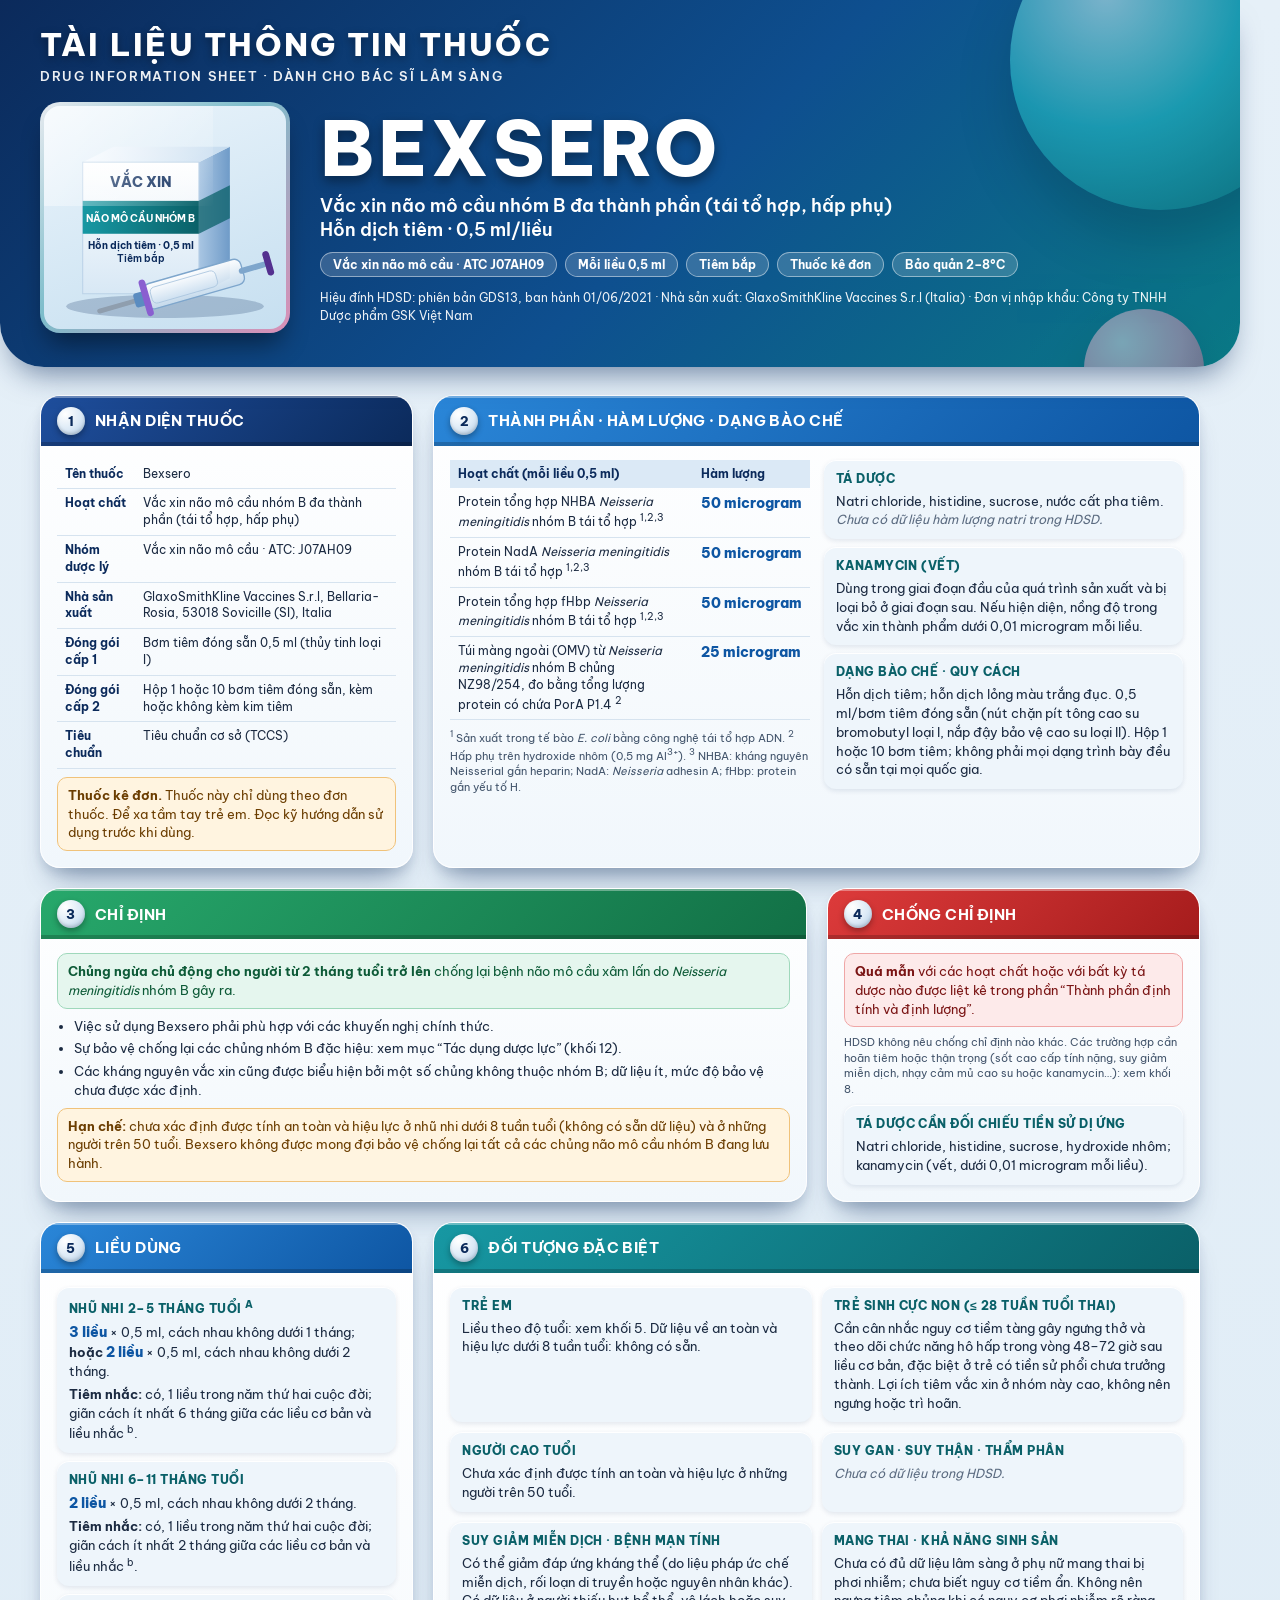
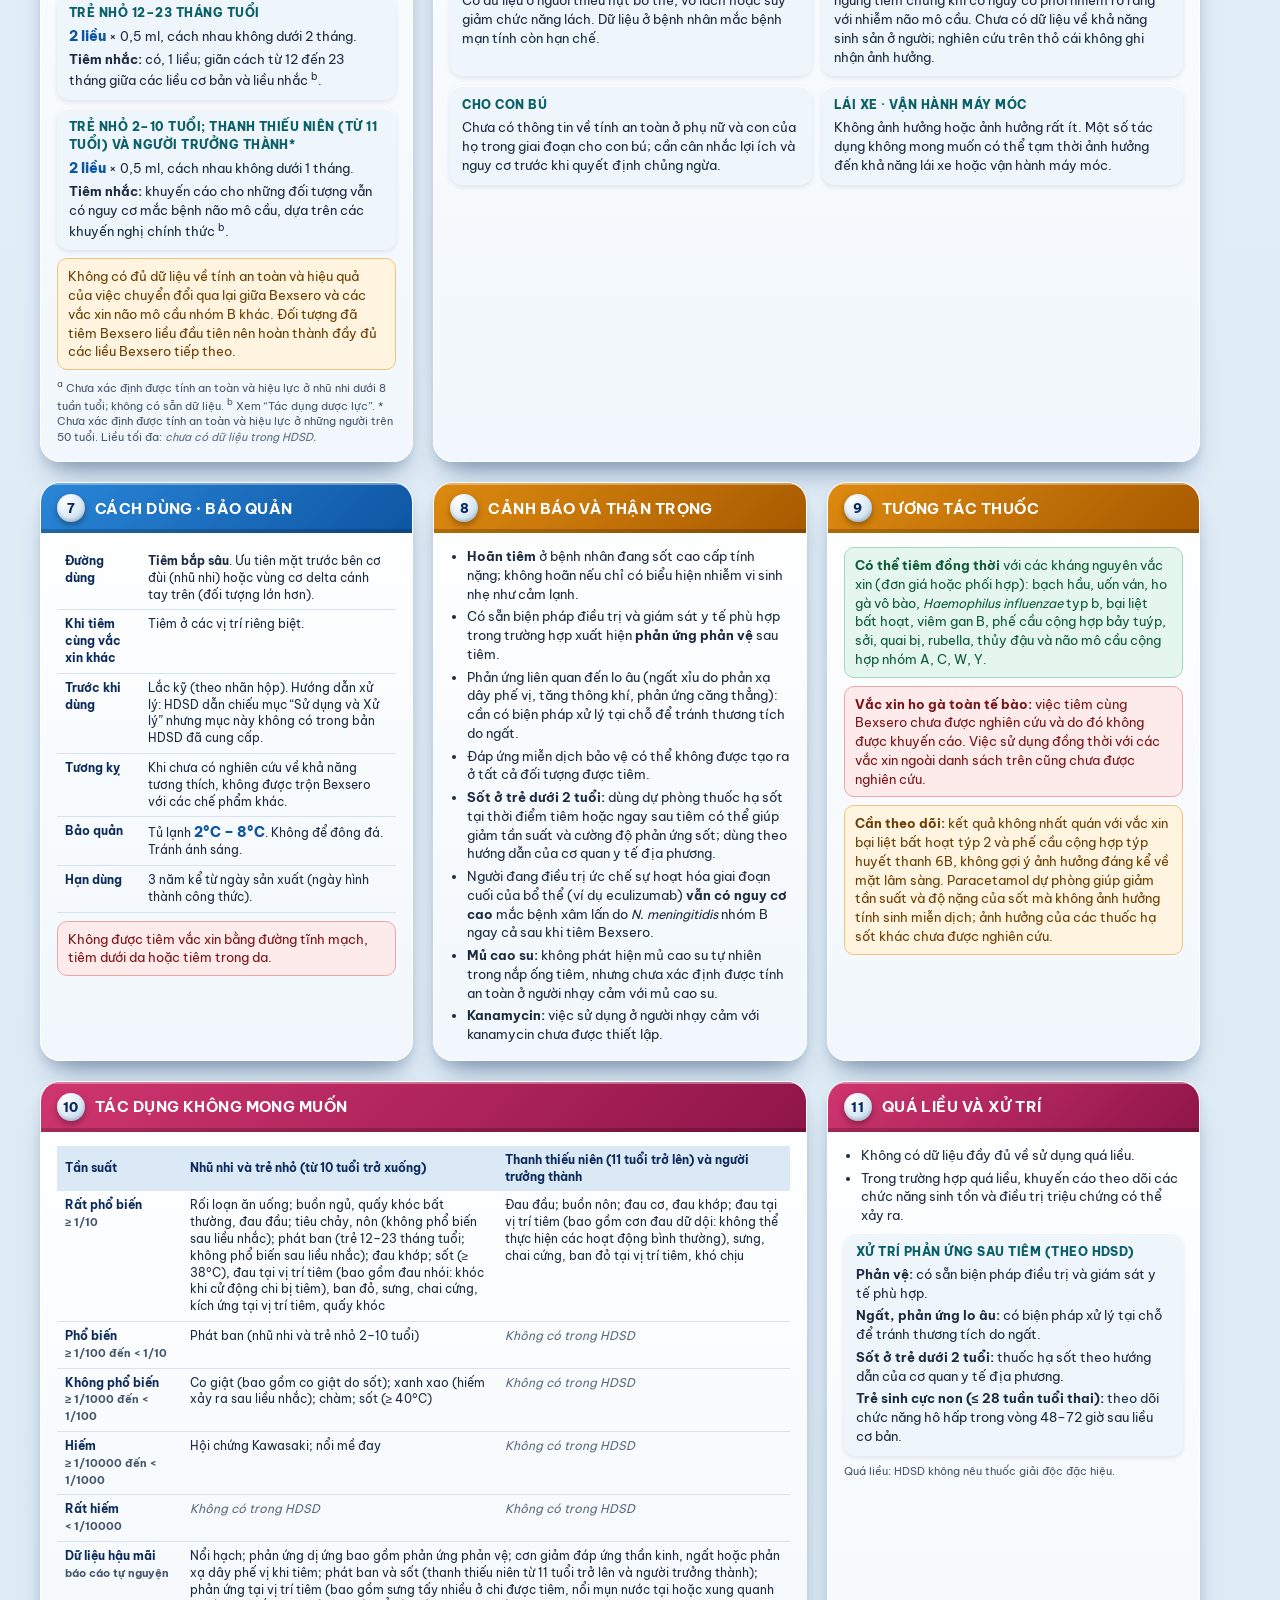
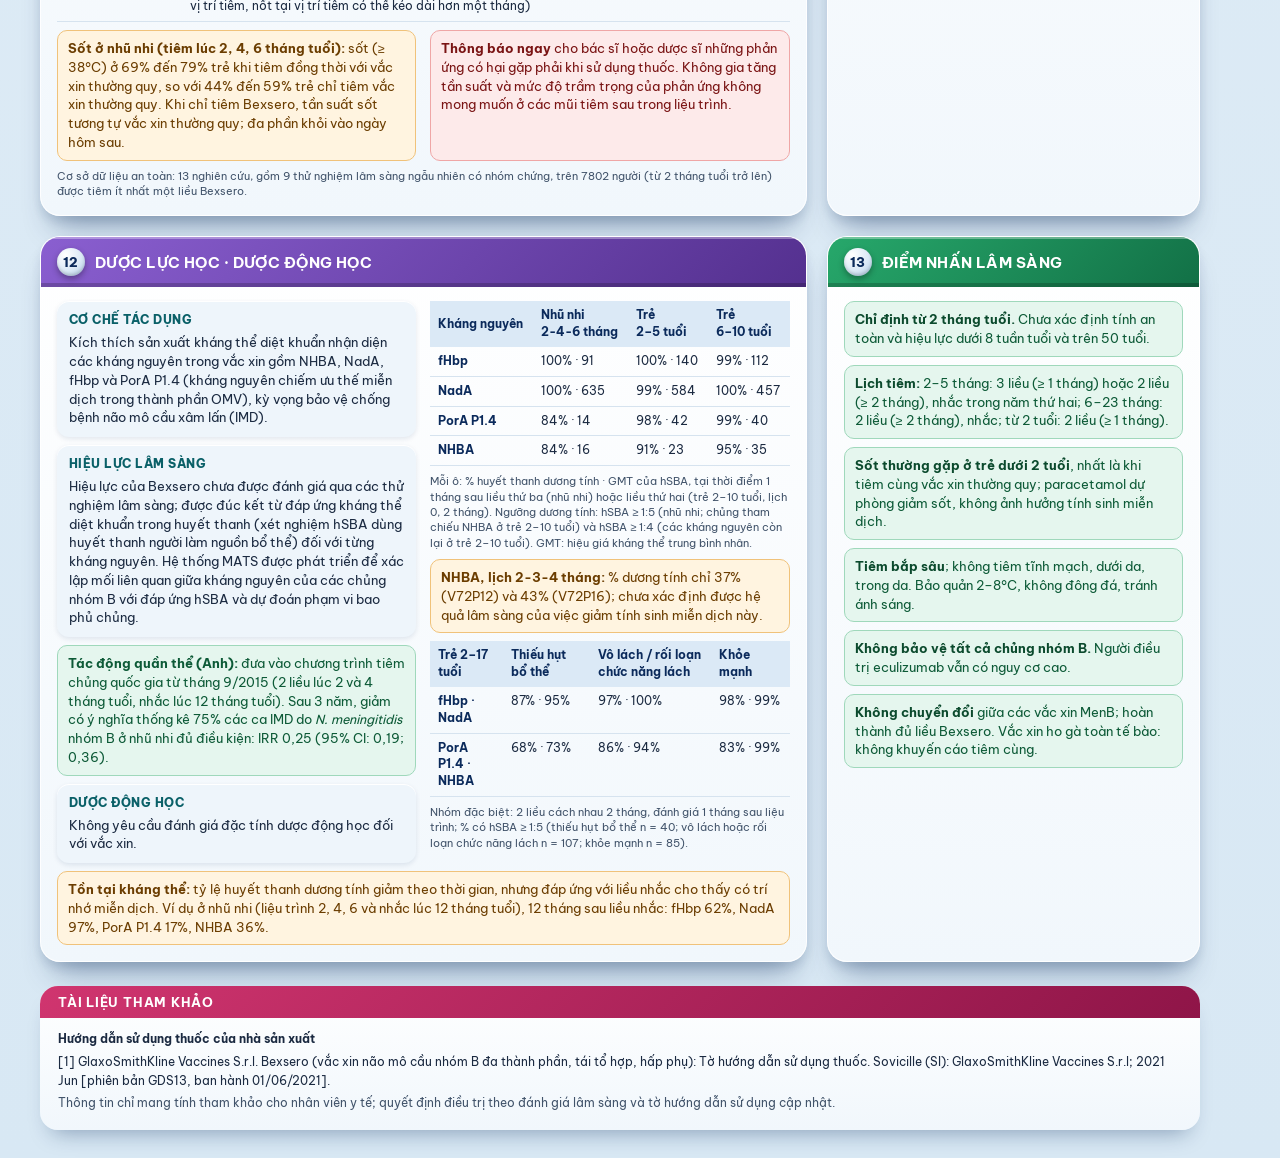
<file: Bexsero_Tai_lieu_thong_tin_thuoc.html>
<!doctype html>
<html lang="vi">
<head>
<meta charset="utf-8">
<meta name="viewport" content="width=device-width, initial-scale=1">
<title>Bexsero – Tài liệu thông tin thuốc</title>
<style>
@font-face{font-family:'Be Vietnam Pro';font-style:normal;font-weight:400;font-display:block;src:url([data-uri]) format('woff2');unicode-range:U+0000-00FF,U+0131,U+0152-0153,U+02BB-02BC,U+02C6,U+02DA,U+02DC,U+2000-206F,U+2074,U+20AC,U+2122,U+2191,U+2193,U+2212,U+2215,U+FEFF,U+FFFD}
@font-face{font-family:'Be Vietnam Pro';font-style:normal;font-weight:400;font-display:block;src:url([data-uri]) format('woff2');unicode-range:U+0102-0103,U+0110-0111,U+0128-0129,U+0168-0169,U+01A0-01A1,U+01AF-01B0,U+0300-0301,U+0303-0304,U+0308-0309,U+0323,U+0329,U+1EA0-1EF9,U+20AB}
@font-face{font-family:'Be Vietnam Pro';font-style:normal;font-weight:500;font-display:block;src:url([data-uri]) format('woff2');unicode-range:U+0000-00FF,U+0131,U+0152-0153,U+02BB-02BC,U+02C6,U+02DA,U+02DC,U+2000-206F,U+2074,U+20AC,U+2122,U+2191,U+2193,U+2212,U+2215,U+FEFF,U+FFFD}
@font-face{font-family:'Be Vietnam Pro';font-style:normal;font-weight:500;font-display:block;src:url([data-uri]) format('woff2');unicode-range:U+0102-0103,U+0110-0111,U+0128-0129,U+0168-0169,U+01A0-01A1,U+01AF-01B0,U+0300-0301,U+0303-0304,U+0308-0309,U+0323,U+0329,U+1EA0-1EF9,U+20AB}
@font-face{font-family:'Be Vietnam Pro';font-style:normal;font-weight:600;font-display:block;src:url([data-uri]) format('woff2');unicode-range:U+0000-00FF,U+0131,U+0152-0153,U+02BB-02BC,U+02C6,U+02DA,U+02DC,U+2000-206F,U+2074,U+20AC,U+2122,U+2191,U+2193,U+2212,U+2215,U+FEFF,U+FFFD}
@font-face{font-family:'Be Vietnam Pro';font-style:normal;font-weight:600;font-display:block;src:url([data-uri]) format('woff2');unicode-range:U+0102-0103,U+0110-0111,U+0128-0129,U+0168-0169,U+01A0-01A1,U+01AF-01B0,U+0300-0301,U+0303-0304,U+0308-0309,U+0323,U+0329,U+1EA0-1EF9,U+20AB}
@font-face{font-family:'Be Vietnam Pro';font-style:normal;font-weight:700;font-display:block;src:url([data-uri]) format('woff2');unicode-range:U+0000-00FF,U+0131,U+0152-0153,U+02BB-02BC,U+02C6,U+02DA,U+02DC,U+2000-206F,U+2074,U+20AC,U+2122,U+2191,U+2193,U+2212,U+2215,U+FEFF,U+FFFD}
@font-face{font-family:'Be Vietnam Pro';font-style:normal;font-weight:700;font-display:block;src:url([data-uri]) format('woff2');unicode-range:U+0102-0103,U+0110-0111,U+0128-0129,U+0168-0169,U+01A0-01A1,U+01AF-01B0,U+0300-0301,U+0303-0304,U+0308-0309,U+0323,U+0329,U+1EA0-1EF9,U+20AB}
@font-face{font-family:'Be Vietnam Pro';font-style:normal;font-weight:800;font-display:block;src:url([data-uri]) format('woff2');unicode-range:U+0000-00FF,U+0131,U+0152-0153,U+02BB-02BC,U+02C6,U+02DA,U+02DC,U+2000-206F,U+2074,U+20AC,U+2122,U+2191,U+2193,U+2212,U+2215,U+FEFF,U+FFFD}
@font-face{font-family:'Be Vietnam Pro';font-style:normal;font-weight:800;font-display:block;src:url([data-uri]) format('woff2');unicode-range:U+0102-0103,U+0110-0111,U+0128-0129,U+0168-0169,U+01A0-01A1,U+01AF-01B0,U+0300-0301,U+0303-0304,U+0308-0309,U+0323,U+0329,U+1EA0-1EF9,U+20AB}

*{box-sizing:border-box}
html,body{margin:0;padding:0}
body{font-family:'Be Vietnam Pro',Arial,sans-serif;background:linear-gradient(180deg,#e6f0f8,#d8e8f4);color:#1b2a41;-webkit-font-smoothing:antialiased}
#page{width:1240px;display:flex;flex-direction:column;background:linear-gradient(180deg,#e6f0f8,#d8e8f4)}
.hero{flex:none;position:relative;overflow:hidden;padding:24px 40px 34px;color:#fff;border-radius:0 0 44px 44px;background:linear-gradient(135deg,#0b2a5b 0%,#0e4f8f 55%,#0a7a86 100%);box-shadow:0 18px 30px -12px rgba(11,42,91,.55)}
.orb{position:absolute;border-radius:50%}
.orb.t{width:300px;height:300px;right:-70px;top:-90px;background:radial-gradient(circle at 32% 28%,#d6fbff,#27c4cf 45%,#0a6068 100%);opacity:.55;box-shadow:0 30px 50px rgba(0,0,0,.25)}
.orb.p{width:120px;height:120px;right:36px;bottom:-62px;background:radial-gradient(circle at 32% 28%,#ffe3ee,#ff9cc0 50%,#c2406f 100%);opacity:.45;box-shadow:0 20px 36px rgba(0,0,0,.25)}
.htop{position:relative;text-align:left;margin-bottom:18px}
.htop h2{margin:0;font-size:32px;font-weight:800;letter-spacing:.07em;text-shadow:0 3px 8px rgba(0,0,0,.35)}
.htop p{margin:4px 0 0;font-size:13px;font-weight:600;letter-spacing:.12em;opacity:.92}
.hmain{position:relative;display:flex;gap:30px;align-items:center}
.pic{flex:none;width:250px;padding:4px;border-radius:20px;background:linear-gradient(135deg,rgba(255,255,255,.9),rgba(143,211,218,.85) 45%,rgba(255,156,192,.85));box-shadow:0 18px 26px -8px rgba(0,0,0,.45)}
.pic .in{position:relative;border-radius:16px;overflow:hidden;background:linear-gradient(160deg,#eaf4fb,#c6dff0)}
.pic .in:before{content:"";position:absolute;left:0;top:0;width:70%;height:45%;background:linear-gradient(135deg,rgba(255,255,255,.65),rgba(255,255,255,0));z-index:2;pointer-events:none}
.pic svg{display:block;width:100%;height:auto}
.hinfo{flex:1 1 auto;min-width:0}
.hinfo h1{margin:0;font-size:76px;line-height:1;font-weight:800;letter-spacing:.04em;text-shadow:0 5px 12px rgba(0,0,0,.4)}
.hinfo .gen{margin:8px 0 10px;font-size:18px;font-weight:600;line-height:1.35}
.chips{display:flex;flex-wrap:wrap;gap:8px;margin-bottom:12px}
.chips .chip{background:rgba(255,255,255,.17);border:1px solid rgba(255,255,255,.45);color:#fff;font-size:12px;padding:4px 12px}
.hinfo .src{font-size:12px;opacity:.92;line-height:1.5}
.grid{flex:1 0 auto;display:grid;grid-template-columns:repeat(3,1fr);gap:20px;padding:28px 40px 24px;align-items:stretch}
.s2{grid-column:span 2}
.card{background:linear-gradient(180deg,#fff 0%,#f1f7fc 100%);border-radius:20px;border:1px solid rgba(255,255,255,.9);overflow:hidden;display:flex;flex-direction:column;box-shadow:0 2px 0 rgba(255,255,255,.95) inset,0 22px 30px -14px rgba(11,42,91,.42),0 6px 10px rgba(11,42,91,.10)}
.ch{padding:11px 16px;display:flex;align-items:center;gap:10px;color:#fff;font-weight:700;font-size:14.5px;letter-spacing:.03em;text-transform:uppercase;box-shadow:inset 0 2px 0 rgba(255,255,255,.35),inset 0 -4px 0 rgba(0,0,0,.20)}
.num{flex:none;width:28px;height:28px;border-radius:50%;background:radial-gradient(circle at 30% 25%,#fff,#dbe9f6 55%,#a9c4de);color:#0b2a5b;display:flex;align-items:center;justify-content:center;font-weight:800;font-size:13px;box-shadow:0 3px 6px rgba(0,0,0,.32),inset 0 -2px 3px rgba(0,0,0,.15)}
.cb{flex-grow:1;padding:14px 16px 16px;font-size:12.5px;line-height:1.5;color:#1b2a41;display:flex;flex-direction:column;gap:8px}
.n{background:linear-gradient(135deg,#1f4f9e,#0b2a5b)}.g{background:linear-gradient(135deg,#27a86b,#127046)}
.r{background:linear-gradient(135deg,#dd3b3b,#a51c1c)}.a{background:linear-gradient(135deg,#dd8a10,#a85a00)}
.b{background:linear-gradient(135deg,#2a86d8,#0e56a3)}.p{background:linear-gradient(135deg,#8a5fd0,#54308f)}
.m{background:linear-gradient(135deg,#d0356f,#8f1548)}.tl{background:linear-gradient(135deg,#1798a3,#0a6068)}
.t{width:100%;border-collapse:collapse;font-size:12px;line-height:1.4}
.t th{background:#dbe9f6;color:#0b2a5b;text-align:left;font-weight:700;padding:6px 8px}
.t td{padding:6px 8px;border-bottom:1px solid #d6e3ef;vertical-align:top}
.k{font-weight:700;color:#0b2a5b}.dose{font-weight:800;color:#0e56a3;font-size:13.5px;white-space:nowrap}.nw{white-space:nowrap}
.chip{display:inline-block;padding:2px 10px;border-radius:999px;font-size:11px;font-weight:700}
.sub{background:#eef5fb;border-radius:12px;padding:10px 12px;box-shadow:inset 0 1px 0 #fff,0 2px 5px rgba(11,42,91,.10);display:flex;flex-direction:column;gap:4px}
.sub h4{margin:0;font-size:12px;font-weight:800;color:#0a6068;text-transform:uppercase;letter-spacing:.04em}
.sub p{margin:0}
.warn{background:#fff4e0;border:1px solid #f0c27a;border-radius:10px;padding:8px 10px;color:#6b3d00}
.bad{background:#fdeaea;border:1px solid #efa6a6;border-radius:10px;padding:8px 10px;color:#7a1414}
.ok{background:#e5f6ee;border:1px solid #9fd8bb;border-radius:10px;padding:8px 10px;color:#0d5a37}
.cb p{margin:0}
.cb ul{margin:0;padding-left:17px;display:flex;flex-direction:column;gap:4px}
.nd{color:#5b6b80;font-style:italic}
.fn{font-size:11px;color:#42546b;line-height:1.4}
.two{display:grid;grid-template-columns:1fr 1fr;gap:14px}
.subgrid{display:grid;grid-template-columns:1fr 1fr;gap:10px}
.col{display:flex;flex-direction:column;gap:8px}
.tag{background:#e5f6ee;border:1px solid #9fd8bb;border-radius:10px;padding:8px 10px;color:#0d5a37}
.tag b{color:#0b4a2d}
.tc{text-align:center}
.foot{flex:none;margin:0 40px 28px;background:linear-gradient(180deg,#fff,#f1f7fc);border-radius:18px;box-shadow:0 14px 22px -12px rgba(11,42,91,.4);overflow:hidden}
.foot .fh{background:linear-gradient(135deg,#d0356f,#8f1548);color:#fff;font-weight:700;font-size:13px;letter-spacing:.06em;padding:8px 18px;text-transform:uppercase}
.foot .fb{padding:12px 18px 14px;font-size:12px;line-height:1.55;color:#1b2a41}
.foot .fb p{margin:0 0 4px}
.foot .dis{font-size:11.5px;color:#42546b;margin-top:6px}
@media print{#page{transform:none!important}body{height:auto!important}}
</style>
</head>
<body>
<div id="page">

<header class="hero">
  <div class="orb t"></div><div class="orb p"></div>
  <div class="htop">
    <h2>TÀI LIỆU THÔNG TIN THUỐC</h2>
    <p>DRUG INFORMATION SHEET · DÀNH CHO BÁC SĨ LÂM SÀNG</p>
  </div>
  <div class="hmain">
    <div class="pic"><div class="in">
      <svg viewBox="0 0 250 230" xmlns="http://www.w3.org/2000/svg" role="img" aria-label="Minh họa hộp vắc xin và bơm tiêm đóng sẵn">
        <defs>
          <linearGradient id="gF" x1="0" y1="0" x2="0" y2="1"><stop offset="0" stop-color="#ffffff"/><stop offset="1" stop-color="#d8e8f5"/></linearGradient>
          <linearGradient id="gS" x1="0" y1="0" x2="1" y2="0"><stop offset="0" stop-color="#a9c6e3"/><stop offset="1" stop-color="#6f9bc8"/></linearGradient>
          <linearGradient id="gT" x1="0" y1="0" x2="1" y2="0"><stop offset="0" stop-color="#f4f9fe"/><stop offset="1" stop-color="#c6dcef"/></linearGradient>
          <linearGradient id="gB" x1="0" y1="0" x2="1" y2="0"><stop offset="0" stop-color="#1798a3"/><stop offset="1" stop-color="#0a6068"/></linearGradient>
          <linearGradient id="gG" x1="0" y1="0" x2="0" y2="1"><stop offset="0" stop-color="#ffffff" stop-opacity=".95"/><stop offset="1" stop-color="#c9ddee" stop-opacity=".9"/></linearGradient>
          <linearGradient id="gL" x1="0" y1="0" x2="0" y2="1"><stop offset="0" stop-color="#f7fafd"/><stop offset="1" stop-color="#cfe1f1"/></linearGradient>
        </defs>
        <ellipse cx="125" cy="207" rx="102" ry="12" fill="#0b2a5b" opacity=".22"/>
        <polygon points="160,58 192,42 192,178 160,194" fill="url(#gS)"/>
        <polygon points="40,58 72,42 192,42 160,58" fill="url(#gT)"/>
        <rect x="40" y="58" width="120" height="136" fill="url(#gF)" stroke="#b9d0e6" stroke-width="1"/>
        <rect x="40" y="98" width="120" height="34" fill="url(#gB)"/>
        <polygon points="160,98 192,82 192,116 160,132" fill="#0a6068" opacity=".75"/>
        <text x="100" y="84" text-anchor="middle" font-size="14" font-weight="800" fill="#0b2a5b">VẮC XIN</text>
        <text x="100" y="120" text-anchor="middle" font-size="10.5" font-weight="700" fill="#fff">NÃO MÔ CẦU NHÓM B</text>
        <text x="100" y="148" text-anchor="middle" font-size="10" font-weight="700" fill="#0b2a5b">Hỗn dịch tiêm · 0,5 ml</text>
        <text x="100" y="161" text-anchor="middle" font-size="10" font-weight="600" fill="#0b2a5b">Tiêm bắp</text>
        <g transform="translate(0,12) rotate(-16 150 176)">
          <rect x="52" y="171" width="42" height="5" rx="2.5" fill="#8f9eae"/>
          <rect x="92" y="166" width="14" height="15" rx="3" fill="#5b8cc0"/>
          <rect x="104" y="160" width="104" height="27" rx="7" fill="url(#gG)" stroke="#7ea6cc" stroke-width="1.4"/>
          <rect x="110" y="165" width="70" height="17" rx="5" fill="url(#gL)" stroke="#a9c4de" stroke-width=".8"/>
          <rect x="204" y="171" width="30" height="6" rx="3" fill="#7ea6cc"/>
          <rect x="232" y="161" width="7" height="26" rx="3.5" fill="#54308f"/>
          <rect x="101" y="154" width="7" height="39" rx="3.5" fill="#8a5fd0"/>
        </g>
      </svg>
    </div></div>
    <div class="hinfo">
      <h1>BEXSERO</h1>
      <div class="gen">Vắc xin não mô cầu nhóm B đa thành phần (tái tổ hợp, hấp phụ)<br>Hỗn dịch tiêm · 0,5 ml/liều</div>
      <div class="chips">
        <span class="chip">Vắc xin não mô cầu · ATC J07AH09</span>
        <span class="chip">Mỗi liều 0,5 ml</span>
        <span class="chip">Tiêm bắp</span>
        <span class="chip">Thuốc kê đơn</span>
        <span class="chip">Bảo quản 2–8°C</span>
      </div>
      <div class="src">Hiệu đính HDSD: phiên bản GDS13, ban hành 01/06/2021 · Nhà sản xuất: GlaxoSmithKline Vaccines S.r.l (Italia) · Đơn vị nhập khẩu: Công ty TNHH Dược phẩm GSK Việt Nam</div>
    </div>
  </div>
</header>

<main class="grid">

<!-- 1 -->
<section class="card"><div class="ch n"><span class="num">1</span>Nhận diện thuốc</div><div class="cb">
  <table class="t"><tbody>
    <tr><td class="k">Tên thuốc</td><td>Bexsero</td></tr>
    <tr><td class="k">Hoạt chất</td><td>Vắc xin não mô cầu nhóm B đa thành phần (tái tổ hợp, hấp phụ)</td></tr>
    <tr><td class="k">Nhóm dược lý</td><td>Vắc xin não mô cầu · ATC: J07AH09</td></tr>
    <tr><td class="k">Nhà sản xuất</td><td>GlaxoSmithKline Vaccines S.r.l, Bellaria-Rosia, 53018 Sovicille (SI), Italia</td></tr>
    <tr><td class="k">Đóng gói cấp 1</td><td>Bơm tiêm đóng sẵn 0,5 ml (thủy tinh loại I)</td></tr>
    <tr><td class="k">Đóng gói cấp 2</td><td>Hộp 1 hoặc 10 bơm tiêm đóng sẵn, kèm hoặc không kèm kim tiêm</td></tr>
    <tr><td class="k">Tiêu chuẩn</td><td>Tiêu chuẩn cơ sở (TCCS)</td></tr>
  </tbody></table>
  <div class="warn"><b>Thuốc kê đơn.</b> Thuốc này chỉ dùng theo đơn thuốc. Để xa tầm tay trẻ em. Đọc kỹ hướng dẫn sử dụng trước khi dùng.</div>
</div></section>

<!-- 2 -->
<section class="card s2"><div class="ch b"><span class="num">2</span>Thành phần · Hàm lượng · Dạng bào chế</div><div class="cb">
  <div class="two">
    <div class="col">
      <table class="t"><thead><tr><th>Hoạt chất (mỗi liều 0,5 ml)</th><th>Hàm lượng</th></tr></thead><tbody>
        <tr><td>Protein tổng hợp NHBA <i>Neisseria meningitidis</i> nhóm B tái tổ hợp <sup>1,2,3</sup></td><td class="dose">50 microgram</td></tr>
        <tr><td>Protein NadA <i>Neisseria meningitidis</i> nhóm B tái tổ hợp <sup>1,2,3</sup></td><td class="dose">50 microgram</td></tr>
        <tr><td>Protein tổng hợp fHbp <i>Neisseria meningitidis</i> nhóm B tái tổ hợp <sup>1,2,3</sup></td><td class="dose">50 microgram</td></tr>
        <tr><td>Túi màng ngoài (OMV) từ <i>Neisseria meningitidis</i> nhóm B chủng NZ98/254, đo bằng tổng lượng protein có chứa PorA P1.4 <sup>2</sup></td><td class="dose">25 microgram</td></tr>
      </tbody></table>
      <p class="fn"><sup>1</sup> Sản xuất trong tế bào <i>E. coli</i> bằng công nghệ tái tổ hợp ADN. <sup>2</sup> Hấp phụ trên hydroxide nhôm (0,5 mg Al<sup>3+</sup>). <sup>3</sup> NHBA: kháng nguyên Neisserial gắn heparin; NadA: <i>Neisseria</i> adhesin A; fHbp: protein gắn yếu tố H.</p>
    </div>
    <div class="col">
      <div class="sub"><h4>Tá dược</h4><p>Natri chloride, histidine, sucrose, nước cất pha tiêm. <span class="nd">Chưa có dữ liệu hàm lượng natri trong HDSD.</span></p></div>
      <div class="sub"><h4>Kanamycin (vết)</h4><p>Dùng trong giai đoạn đầu của quá trình sản xuất và bị loại bỏ ở giai đoạn sau. Nếu hiện diện, nồng độ trong vắc xin thành phẩm dưới 0,01 microgram mỗi liều.</p></div>
      <div class="sub"><h4>Dạng bào chế · Quy cách</h4><p>Hỗn dịch tiêm; hỗn dịch lỏng màu trắng đục. 0,5 ml/bơm tiêm đóng sẵn (nút chặn pít tông cao su bromobutyl loại I, nắp đậy bảo vệ cao su loại II). Hộp 1 hoặc 10 bơm tiêm; không phải mọi dạng trình bày đều có sẵn tại mọi quốc gia.</p></div>
    </div>
  </div>
</div></section>

<!-- 3 -->
<section class="card s2"><div class="ch g"><span class="num">3</span>Chỉ định</div><div class="cb">
  <div class="ok"><b>Chủng ngừa chủ động cho người từ 2 tháng tuổi trở lên</b> chống lại bệnh não mô cầu xâm lấn do <i>Neisseria meningitidis</i> nhóm B gây ra.</div>
  <ul>
    <li>Việc sử dụng Bexsero phải phù hợp với các khuyến nghị chính thức.</li>
    <li>Sự bảo vệ chống lại các chủng nhóm B đặc hiệu: xem mục “Tác dụng dược lực” (khối 12).</li>
    <li>Các kháng nguyên vắc xin cũng được biểu hiện bởi một số chủng không thuộc nhóm B; dữ liệu ít, mức độ bảo vệ chưa được xác định.</li>
  </ul>
  <div class="warn"><b>Hạn chế:</b> chưa xác định được tính an toàn và hiệu lực ở nhũ nhi dưới 8 tuần tuổi (không có sẵn dữ liệu) và ở những người trên 50 tuổi. Bexsero không được mong đợi bảo vệ chống lại tất cả các chủng não mô cầu nhóm B đang lưu hành.</div>
</div></section>

<!-- 4 -->
<section class="card"><div class="ch r"><span class="num">4</span>Chống chỉ định</div><div class="cb">
  <div class="bad"><b>Quá mẫn</b> với các hoạt chất hoặc với bất kỳ tá dược nào được liệt kê trong phần “Thành phần định tính và định lượng”.</div>
  <p class="fn">HDSD không nêu chống chỉ định nào khác. Các trường hợp cần hoãn tiêm hoặc thận trọng (sốt cao cấp tính nặng, suy giảm miễn dịch, nhạy cảm mủ cao su hoặc kanamycin…): xem khối 8.</p>
  <div class="sub"><h4>Tá dược cần đối chiếu tiền sử dị ứng</h4><p>Natri chloride, histidine, sucrose, hydroxide nhôm; kanamycin (vết, dưới 0,01 microgram mỗi liều).</p></div>
</div></section>

<!-- 5 -->
<section class="card"><div class="ch b"><span class="num">5</span>Liều dùng</div><div class="cb">
  <div class="sub"><h4>Nhũ nhi 2–5 tháng tuổi <sup>a</sup></h4>
    <p><span class="dose">3 liều</span> × 0,5 ml, cách nhau không dưới 1 tháng; <b>hoặc</b> <span class="dose">2 liều</span> × 0,5 ml, cách nhau không dưới 2 tháng.</p>
    <p><b>Tiêm nhắc:</b> có, 1 liều trong năm thứ hai cuộc đời; giãn cách ít nhất 6 tháng giữa các liều cơ bản và liều nhắc <sup>b</sup>.</p></div>
  <div class="sub"><h4>Nhũ nhi 6–11 tháng tuổi</h4>
    <p><span class="dose">2 liều</span> × 0,5 ml, cách nhau không dưới 2 tháng.</p>
    <p><b>Tiêm nhắc:</b> có, 1 liều trong năm thứ hai cuộc đời; giãn cách ít nhất 2 tháng giữa các liều cơ bản và liều nhắc <sup>b</sup>.</p></div>
  <div class="sub"><h4>Trẻ nhỏ 12–23 tháng tuổi</h4>
    <p><span class="dose">2 liều</span> × 0,5 ml, cách nhau không dưới 2 tháng.</p>
    <p><b>Tiêm nhắc:</b> có, 1 liều; giãn cách từ 12 đến 23 tháng giữa các liều cơ bản và liều nhắc <sup>b</sup>.</p></div>
  <div class="sub"><h4>Trẻ nhỏ 2–10 tuổi; thanh thiếu niên (từ 11 tuổi) và người trưởng thành*</h4>
    <p><span class="dose">2 liều</span> × 0,5 ml, cách nhau không dưới 1 tháng.</p>
    <p><b>Tiêm nhắc:</b> khuyến cáo cho những đối tượng vẫn có nguy cơ mắc bệnh não mô cầu, dựa trên các khuyến nghị chính thức <sup>b</sup>.</p></div>
  <div class="warn">Không có đủ dữ liệu về tính an toàn và hiệu quả của việc chuyển đổi qua lại giữa Bexsero và các vắc xin não mô cầu nhóm B khác. Đối tượng đã tiêm Bexsero liều đầu tiên nên hoàn thành đầy đủ các liều Bexsero tiếp theo.</div>
  <p class="fn"><sup>a</sup> Chưa xác định được tính an toàn và hiệu lực ở nhũ nhi dưới 8 tuần tuổi; không có sẵn dữ liệu. <sup>b</sup> Xem “Tác dụng dược lực”. * Chưa xác định được tính an toàn và hiệu lực ở những người trên 50 tuổi. Liều tối đa: <span class="nd">chưa có dữ liệu trong HDSD.</span></p>
</div></section>

<!-- 6 -->
<section class="card s2"><div class="ch tl"><span class="num">6</span>Đối tượng đặc biệt</div><div class="cb">
  <div class="subgrid">
    <div class="sub"><h4>Trẻ em</h4><p>Liều theo độ tuổi: xem khối 5. Dữ liệu về an toàn và hiệu lực dưới 8 tuần tuổi: không có sẵn.</p></div>
    <div class="sub"><h4>Trẻ sinh cực non (≤ 28 tuần tuổi thai)</h4><p>Cần cân nhắc nguy cơ tiềm tàng gây ngưng thở và theo dõi chức năng hô hấp trong vòng 48–72 giờ sau liều cơ bản, đặc biệt ở trẻ có tiền sử phổi chưa trưởng thành. Lợi ích tiêm vắc xin ở nhóm này cao, không nên ngưng hoặc trì hoãn.</p></div>
    <div class="sub"><h4>Người cao tuổi</h4><p>Chưa xác định được tính an toàn và hiệu lực ở những người trên 50 tuổi.</p></div>
    <div class="sub"><h4>Suy gan · Suy thận · Thẩm phân</h4><p class="nd">Chưa có dữ liệu trong HDSD.</p></div>
    <div class="sub"><h4>Suy giảm miễn dịch · Bệnh mạn tính</h4><p>Có thể giảm đáp ứng kháng thể (do liệu pháp ức chế miễn dịch, rối loạn di truyền hoặc nguyên nhân khác). Có dữ liệu ở người thiếu hụt bổ thể, vô lách hoặc suy giảm chức năng lách. Dữ liệu ở bệnh nhân mắc bệnh mạn tính còn hạn chế.</p></div>
    <div class="sub"><h4>Mang thai · Khả năng sinh sản</h4><p>Chưa có đủ dữ liệu lâm sàng ở phụ nữ mang thai bị phơi nhiễm; chưa biết nguy cơ tiềm ẩn. Không nên ngưng tiêm chủng khi có nguy cơ phơi nhiễm rõ ràng với nhiễm não mô cầu. Chưa có dữ liệu về khả năng sinh sản ở người; nghiên cứu trên thỏ cái không ghi nhận ảnh hưởng.</p></div>
    <div class="sub"><h4>Cho con bú</h4><p>Chưa có thông tin về tính an toàn ở phụ nữ và con của họ trong giai đoạn cho con bú; cần cân nhắc lợi ích và nguy cơ trước khi quyết định chủng ngừa.</p></div>
    <div class="sub"><h4>Lái xe · Vận hành máy móc</h4><p>Không ảnh hưởng hoặc ảnh hưởng rất ít. Một số tác dụng không mong muốn có thể tạm thời ảnh hưởng đến khả năng lái xe hoặc vận hành máy móc.</p></div>
  </div>
</div></section>

<!-- 7 -->
<section class="card"><div class="ch b"><span class="num">7</span>Cách dùng · Bảo quản</div><div class="cb">
  <table class="t"><tbody>
    <tr><td class="k">Đường dùng</td><td><b>Tiêm bắp sâu</b>. Ưu tiên mặt trước bên cơ đùi (nhũ nhi) hoặc vùng cơ delta cánh tay trên (đối tượng lớn hơn).</td></tr>
    <tr><td class="k">Khi tiêm cùng vắc xin khác</td><td>Tiêm ở các vị trí riêng biệt.</td></tr>
    <tr><td class="k">Trước khi dùng</td><td>Lắc kỹ (theo nhãn hộp). Hướng dẫn xử lý: HDSD dẫn chiếu mục “Sử dụng và Xử lý” nhưng mục này không có trong bản HDSD đã cung cấp.</td></tr>
    <tr><td class="k">Tương kỵ</td><td>Khi chưa có nghiên cứu về khả năng tương thích, không được trộn Bexsero với các chế phẩm khác.</td></tr>
    <tr><td class="k">Bảo quản</td><td>Tủ lạnh <span class="dose">2°C – 8°C</span>. Không để đông đá. Tránh ánh sáng.</td></tr>
    <tr><td class="k">Hạn dùng</td><td>3 năm kể từ ngày sản xuất (ngày hình thành công thức).</td></tr>
  </tbody></table>
  <div class="bad">Không được tiêm vắc xin bằng đường tĩnh mạch, tiêm dưới da hoặc tiêm trong da.</div>
</div></section>

<!-- 8 -->
<section class="card"><div class="ch a"><span class="num">8</span>Cảnh báo và thận trọng</div><div class="cb">
  <ul>
    <li><b>Hoãn tiêm</b> ở bệnh nhân đang sốt cao cấp tính nặng; không hoãn nếu chỉ có biểu hiện nhiễm vi sinh nhẹ như cảm lạnh.</li>
    <li>Có sẵn biện pháp điều trị và giám sát y tế phù hợp trong trường hợp xuất hiện <b>phản ứng phản vệ</b> sau tiêm.</li>
    <li>Phản ứng liên quan đến lo âu (ngất xỉu do phản xạ dây phế vị, tăng thông khí, phản ứng căng thẳng): cần có biện pháp xử lý tại chỗ để tránh thương tích do ngất.</li>
    <li>Đáp ứng miễn dịch bảo vệ có thể không được tạo ra ở tất cả đối tượng được tiêm.</li>
    <li><b>Sốt ở trẻ dưới 2 tuổi:</b> dùng dự phòng thuốc hạ sốt tại thời điểm tiêm hoặc ngay sau tiêm có thể giúp giảm tần suất và cường độ phản ứng sốt; dùng theo hướng dẫn của cơ quan y tế địa phương.</li>
    <li>Người đang điều trị ức chế sự hoạt hóa giai đoạn cuối của bổ thể (ví dụ eculizumab) <b>vẫn có nguy cơ cao</b> mắc bệnh xâm lấn do <i>N. meningitidis</i> nhóm B ngay cả sau khi tiêm Bexsero.</li>
    <li><b>Mủ cao su:</b> không phát hiện mủ cao su tự nhiên trong nắp ống tiêm, nhưng chưa xác định được tính an toàn ở người nhạy cảm với mủ cao su.</li>
    <li><b>Kanamycin:</b> việc sử dụng ở người nhạy cảm với kanamycin chưa được thiết lập.</li>
  </ul>
</div></section>

<!-- 9 -->
<section class="card"><div class="ch a"><span class="num">9</span>Tương tác thuốc</div><div class="cb">
  <div class="ok"><b>Có thể tiêm đồng thời</b> với các kháng nguyên vắc xin (đơn giá hoặc phối hợp): bạch hầu, uốn ván, ho gà vô bào, <i>Haemophilus influenzae</i> typ b, bại liệt bất hoạt, viêm gan B, phế cầu cộng hợp bảy tuýp, sởi, quai bị, rubella, thủy đậu và não mô cầu cộng hợp nhóm A, C, W, Y.</div>
  <div class="bad"><b>Vắc xin ho gà toàn tế bào:</b> việc tiêm cùng Bexsero chưa được nghiên cứu và do đó không được khuyến cáo. Việc sử dụng đồng thời với các vắc xin ngoài danh sách trên cũng chưa được nghiên cứu.</div>
  <div class="warn"><b>Cần theo dõi:</b> kết quả không nhất quán với vắc xin bại liệt bất hoạt týp 2 và phế cầu cộng hợp týp huyết thanh 6B, không gợi ý ảnh hưởng đáng kể về mặt lâm sàng. Paracetamol dự phòng giúp giảm tần suất và độ nặng của sốt mà không ảnh hưởng tính sinh miễn dịch; ảnh hưởng của các thuốc hạ sốt khác chưa được nghiên cứu.</div>
</div></section>

<!-- 10 -->
<section class="card s2"><div class="ch m"><span class="num">10</span>Tác dụng không mong muốn</div><div class="cb">
  <table class="t"><thead><tr><th style="width:17%">Tần suất</th><th style="width:43%">Nhũ nhi và trẻ nhỏ (từ 10 tuổi trở xuống)</th><th style="width:40%">Thanh thiếu niên (11 tuổi trở lên) và người trưởng thành</th></tr></thead><tbody>
    <tr><td class="k">Rất phổ biến<br><span class="fn">≥ 1/10</span></td><td>Rối loạn ăn uống; buồn ngủ, quấy khóc bất thường, đau đầu; tiêu chảy, nôn (không phổ biến sau liều nhắc); phát ban (trẻ 12–23 tháng tuổi; không phổ biến sau liều nhắc); đau khớp; sốt (≥ 38°C), đau tại vị trí tiêm (bao gồm đau nhói: khóc khi cử động chi bị tiêm), ban đỏ, sưng, chai cứng, kích ứng tại vị trí tiêm, quấy khóc</td><td>Đau đầu; buồn nôn; đau cơ, đau khớp; đau tại vị trí tiêm (bao gồm cơn đau dữ dội: không thể thực hiện các hoạt động bình thường), sưng, chai cứng, ban đỏ tại vị trí tiêm, khó chịu</td></tr>
    <tr><td class="k">Phổ biến<br><span class="fn">≥ 1/100 đến &lt; 1/10</span></td><td>Phát ban (nhũ nhi và trẻ nhỏ 2–10 tuổi)</td><td class="nd">Không có trong HDSD</td></tr>
    <tr><td class="k">Không phổ biến<br><span class="fn">≥ 1/1000 đến &lt; 1/100</span></td><td>Co giật (bao gồm co giật do sốt); xanh xao (hiếm xảy ra sau liều nhắc); chàm; sốt (≥ 40°C)</td><td class="nd">Không có trong HDSD</td></tr>
    <tr><td class="k">Hiếm<br><span class="fn">≥ 1/10000 đến &lt; 1/1000</span></td><td>Hội chứng Kawasaki; nổi mề đay</td><td class="nd">Không có trong HDSD</td></tr>
    <tr><td class="k">Rất hiếm<br><span class="fn">&lt; 1/10000</span></td><td class="nd">Không có trong HDSD</td><td class="nd">Không có trong HDSD</td></tr>
    <tr><td class="k">Dữ liệu hậu mãi<br><span class="fn">báo cáo tự nguyện</span></td><td colspan="2">Nổi hạch; phản ứng dị ứng bao gồm phản ứng phản vệ; cơn giảm đáp ứng thần kinh, ngất hoặc phản xạ dây phế vị khi tiêm; phát ban và sốt (thanh thiếu niên từ 11 tuổi trở lên và người trưởng thành); phản ứng tại vị trí tiêm (bao gồm sưng tấy nhiều ở chi được tiêm, nổi mụn nước tại hoặc xung quanh vị trí tiêm, nốt tại vị trí tiêm có thể kéo dài hơn một tháng)</td></tr>
  </tbody></table>
  <div class="two">
    <div class="warn"><b>Sốt ở nhũ nhi (tiêm lúc 2, 4, 6 tháng tuổi):</b> sốt (≥ 38°C) ở 69% đến 79% trẻ khi tiêm đồng thời với vắc xin thường quy, so với 44% đến 59% trẻ chỉ tiêm vắc xin thường quy. Khi chỉ tiêm Bexsero, tần suất sốt tương tự vắc xin thường quy; đa phần khỏi vào ngày hôm sau.</div>
    <div class="bad"><b>Thông báo ngay</b> cho bác sĩ hoặc dược sĩ những phản ứng có hại gặp phải khi sử dụng thuốc. Không gia tăng tần suất và mức độ trầm trọng của phản ứng không mong muốn ở các mũi tiêm sau trong liệu trình.</div>
  </div>
  <p class="fn">Cơ sở dữ liệu an toàn: 13 nghiên cứu, gồm 9 thử nghiệm lâm sàng ngẫu nhiên có nhóm chứng, trên 7802 người (từ 2 tháng tuổi trở lên) được tiêm ít nhất một liều Bexsero.</p>
</div></section>

<!-- 11 -->
<section class="card"><div class="ch m"><span class="num">11</span>Quá liều và xử trí</div><div class="cb">
  <ul>
    <li>Không có dữ liệu đầy đủ về sử dụng quá liều.</li>
    <li>Trong trường hợp quá liều, khuyến cáo theo dõi các chức năng sinh tồn và điều trị triệu chứng có thể xảy ra.</li>
  </ul>
  <div class="sub"><h4>Xử trí phản ứng sau tiêm (theo HDSD)</h4>
    <p><b>Phản vệ:</b> có sẵn biện pháp điều trị và giám sát y tế phù hợp.</p>
    <p><b>Ngất, phản ứng lo âu:</b> có biện pháp xử lý tại chỗ để tránh thương tích do ngất.</p>
    <p><b>Sốt ở trẻ dưới 2 tuổi:</b> thuốc hạ sốt theo hướng dẫn của cơ quan y tế địa phương.</p>
    <p><b>Trẻ sinh cực non (≤ 28 tuần tuổi thai):</b> theo dõi chức năng hô hấp trong vòng 48–72 giờ sau liều cơ bản.</p></div>
  <p class="fn">Quá liều: HDSD không nêu thuốc giải độc đặc hiệu.</p>
</div></section>

<!-- 12 -->
<section class="card s2"><div class="ch p"><span class="num">12</span>Dược lực học · Dược động học</div><div class="cb">
  <div class="two">
    <div class="col">
      <div class="sub"><h4>Cơ chế tác dụng</h4><p>Kích thích sản xuất kháng thể diệt khuẩn nhận diện các kháng nguyên trong vắc xin gồm NHBA, NadA, fHbp và PorA P1.4 (kháng nguyên chiếm ưu thế miễn dịch trong thành phần OMV), kỳ vọng bảo vệ chống bệnh não mô cầu xâm lấn (IMD).</p></div>
      <div class="sub"><h4>Hiệu lực lâm sàng</h4><p>Hiệu lực của Bexsero chưa được đánh giá qua các thử nghiệm lâm sàng; được đúc kết từ đáp ứng kháng thể diệt khuẩn trong huyết thanh (xét nghiệm hSBA dùng huyết thanh người làm nguồn bổ thể) đối với từng kháng nguyên. Hệ thống MATS được phát triển để xác lập mối liên quan giữa kháng nguyên của các chủng nhóm B với đáp ứng hSBA và dự đoán phạm vi bao phủ chủng.</p></div>
      <div class="ok"><b>Tác động quần thể (Anh):</b> đưa vào chương trình tiêm chủng quốc gia từ tháng 9/2015 (2 liều lúc 2 và 4 tháng tuổi, nhắc lúc 12 tháng tuổi). Sau 3 năm, giảm có ý nghĩa thống kê 75% các ca IMD do <i>N. meningitidis</i> nhóm B ở nhũ nhi đủ điều kiện: IRR 0,25 (95% CI: 0,19; 0,36).</div>
      <div class="sub"><h4>Dược động học</h4><p>Không yêu cầu đánh giá đặc tính dược động học đối với vắc xin.</p></div>
    </div>
    <div class="col">
      <table class="t"><thead><tr><th>Kháng nguyên</th><th>Nhũ nhi<br>2-4-6 tháng</th><th>Trẻ<br>2–5 tuổi</th><th>Trẻ<br>6–10 tuổi</th></tr></thead><tbody>
        <tr><td class="k">fHbp</td><td>100% · 91</td><td>100% · 140</td><td>99% · 112</td></tr>
        <tr><td class="k">NadA</td><td>100% · 635</td><td>99% · 584</td><td>100% · 457</td></tr>
        <tr><td class="k">PorA P1.4</td><td>84% · 14</td><td>98% · 42</td><td>99% · 40</td></tr>
        <tr><td class="k">NHBA</td><td>84% · 16</td><td>91% · 23</td><td>95% · 35</td></tr>
      </tbody></table>
      <p class="fn">Mỗi ô: % huyết thanh dương tính · GMT của hSBA, tại thời điểm 1 tháng sau liều thứ ba (nhũ nhi) hoặc liều thứ hai (trẻ 2–10 tuổi, lịch 0, 2 tháng). Ngưỡng dương tính: hSBA ≥ 1:5 (nhũ nhi; chủng tham chiếu NHBA ở trẻ 2–10 tuổi) và hSBA ≥ 1:4 (các kháng nguyên còn lại ở trẻ 2–10 tuổi). GMT: hiệu giá kháng thể trung bình nhân.</p>
      <div class="warn"><b>NHBA, lịch 2-3-4 tháng:</b> % dương tính chỉ 37% (V72P12) và 43% (V72P16); chưa xác định được hệ quả lâm sàng của việc giảm tính sinh miễn dịch này.</div>
      <table class="t"><thead><tr><th>Trẻ 2–17 tuổi</th><th>Thiếu hụt bổ thể</th><th>Vô lách / rối loạn chức năng lách</th><th>Khỏe mạnh</th></tr></thead><tbody>
        <tr><td class="k">fHbp · NadA</td><td class="nw">87% · 95%</td><td class="nw">97% · 100%</td><td class="nw">98% · 99%</td></tr>
        <tr><td class="k">PorA P1.4 · NHBA</td><td class="nw">68% · 73%</td><td class="nw">86% · 94%</td><td class="nw">83% · 99%</td></tr>
      </tbody></table>
      <p class="fn">Nhóm đặc biệt: 2 liều cách nhau 2 tháng, đánh giá 1 tháng sau liệu trình; % có hSBA ≥ 1:5 (thiếu hụt bổ thể n = 40; vô lách hoặc rối loạn chức năng lách n = 107; khỏe mạnh n = 85).</p>
    </div>
  </div>
  <div class="warn"><b>Tồn tại kháng thể:</b> tỷ lệ huyết thanh dương tính giảm theo thời gian, nhưng đáp ứng với liều nhắc cho thấy có trí nhớ miễn dịch. Ví dụ ở nhũ nhi (liệu trình 2, 4, 6 và nhắc lúc 12 tháng tuổi), 12 tháng sau liều nhắc: fHbp 62%, NadA 97%, PorA P1.4 17%, NHBA 36%.</div>
</div></section>

<!-- 13 -->
<section class="card"><div class="ch g"><span class="num">13</span>Điểm nhấn lâm sàng</div><div class="cb">
  <div class="tag"><b>Chỉ định từ 2 tháng tuổi.</b> Chưa xác định tính an toàn và hiệu lực dưới 8 tuần tuổi và trên 50 tuổi.</div>
  <div class="tag"><b>Lịch tiêm:</b> 2–5 tháng: 3 liều (≥ 1 tháng) hoặc 2 liều (≥ 2 tháng), nhắc trong năm thứ hai; 6–23 tháng: 2 liều (≥ 2 tháng), nhắc; từ 2 tuổi: 2 liều (≥ 1 tháng).</div>
  <div class="tag"><b>Sốt thường gặp ở trẻ dưới 2 tuổi</b>, nhất là khi tiêm cùng vắc xin thường quy; paracetamol dự phòng giảm sốt, không ảnh hưởng tính sinh miễn dịch.</div>
  <div class="tag"><b>Tiêm bắp sâu</b>; không tiêm tĩnh mạch, dưới da, trong da. Bảo quản 2–8°C, không đông đá, tránh ánh sáng.</div>
  <div class="tag"><b>Không bảo vệ tất cả chủng nhóm B.</b> Người điều trị eculizumab vẫn có nguy cơ cao.</div>
  <div class="tag"><b>Không chuyển đổi</b> giữa các vắc xin MenB; hoàn thành đủ liều Bexsero. Vắc xin ho gà toàn tế bào: không khuyến cáo tiêm cùng.</div>
</div></section>

</main>

<footer class="foot">
  <div class="fh">Tài liệu tham khảo</div>
  <div class="fb">
    <p><b>Hướng dẫn sử dụng thuốc của nhà sản xuất</b></p>
    <p>[1] GlaxoSmithKline Vaccines S.r.l. Bexsero (vắc xin não mô cầu nhóm B đa thành phần, tái tổ hợp, hấp phụ): Tờ hướng dẫn sử dụng thuốc. Sovicille (SI): GlaxoSmithKline Vaccines S.r.l; 2021 Jun [phiên bản GDS13, ban hành 01/06/2021].</p>
    <p class="dis">Thông tin chỉ mang tính tham khảo cho nhân viên y tế; quyết định điều trị theo đánh giá lâm sàng và tờ hướng dẫn sử dụng cập nhật.</p>
  </div>
</footer>

</div>
<script>
(function(){try{var w=1240,s=Math.min(1,window.innerWidth/w),p=document.getElementById('page');if(s<1){p.style.transform='scale('+s+')';p.style.transformOrigin='top left';document.body.style.height=(p.offsetHeight*s)+'px';document.body.style.overflowX='hidden';}}catch(e){}})();
</script>
</body>
</html>
</file>
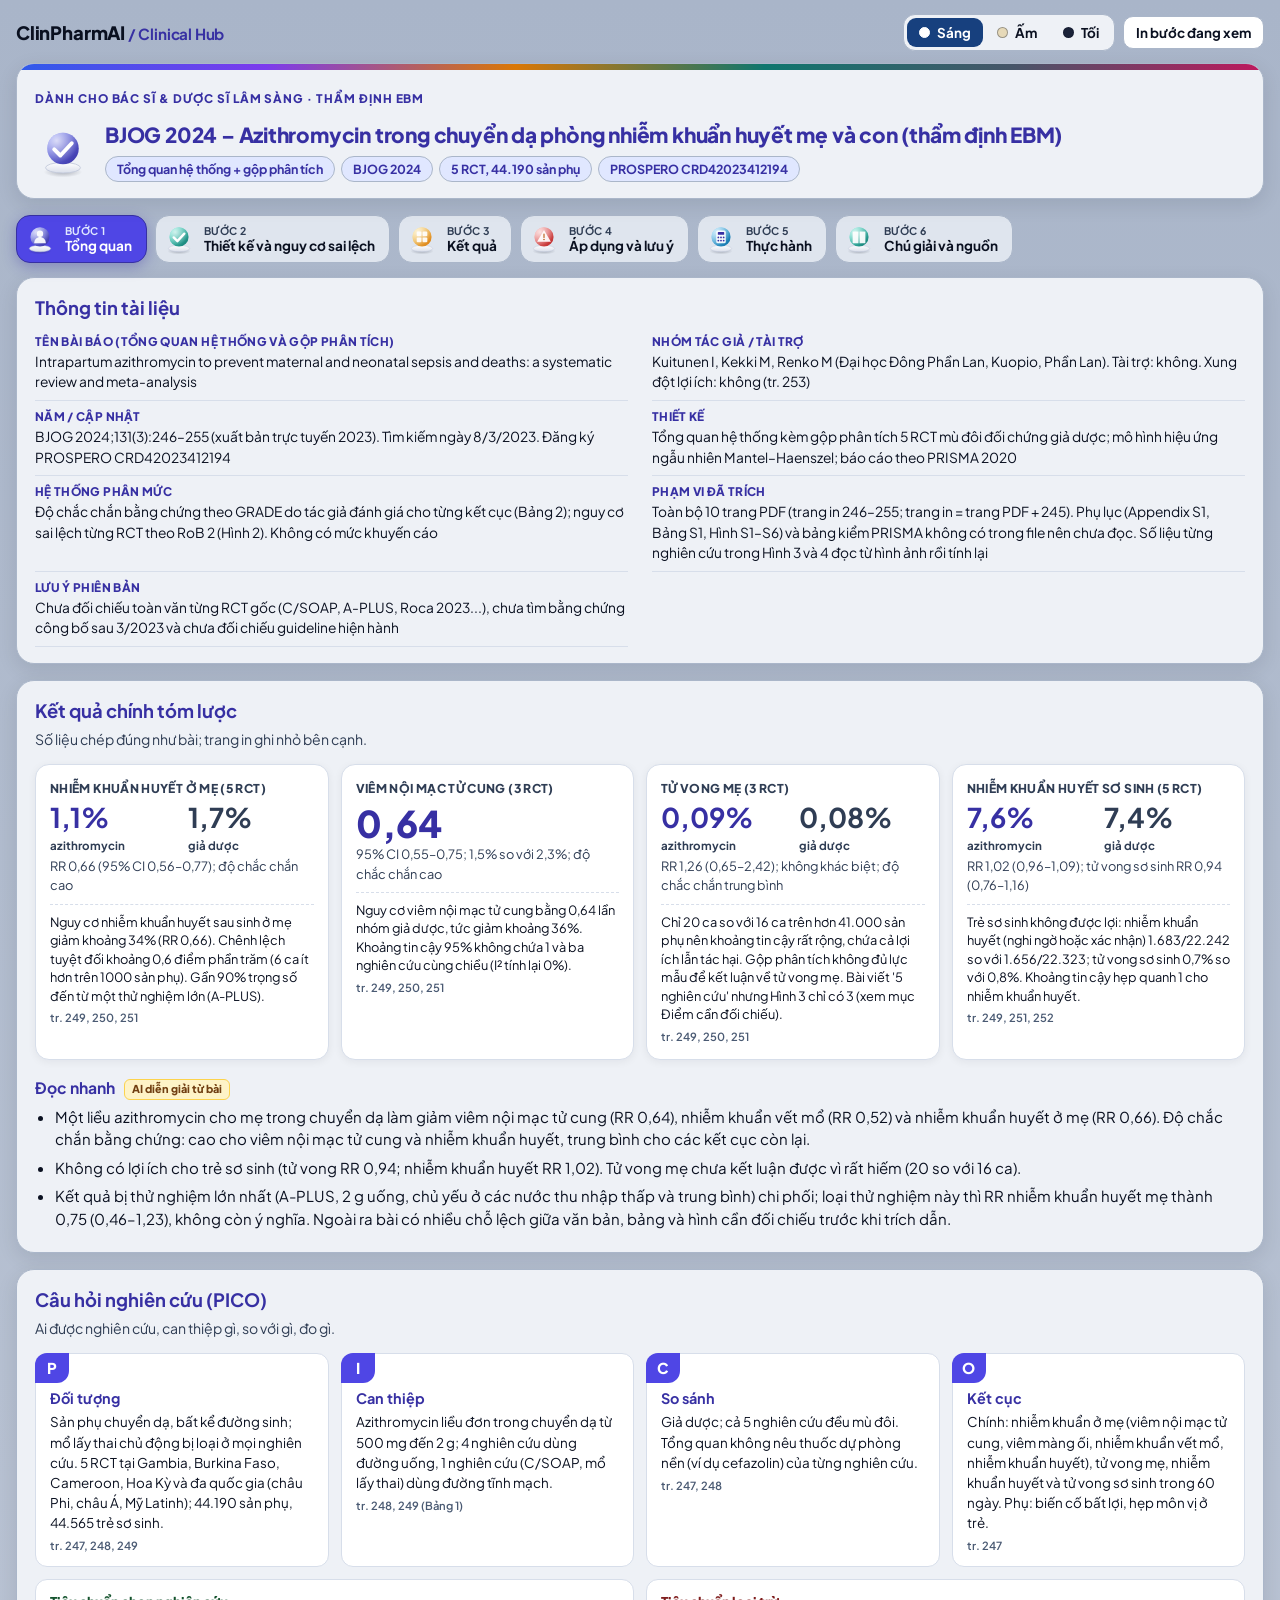
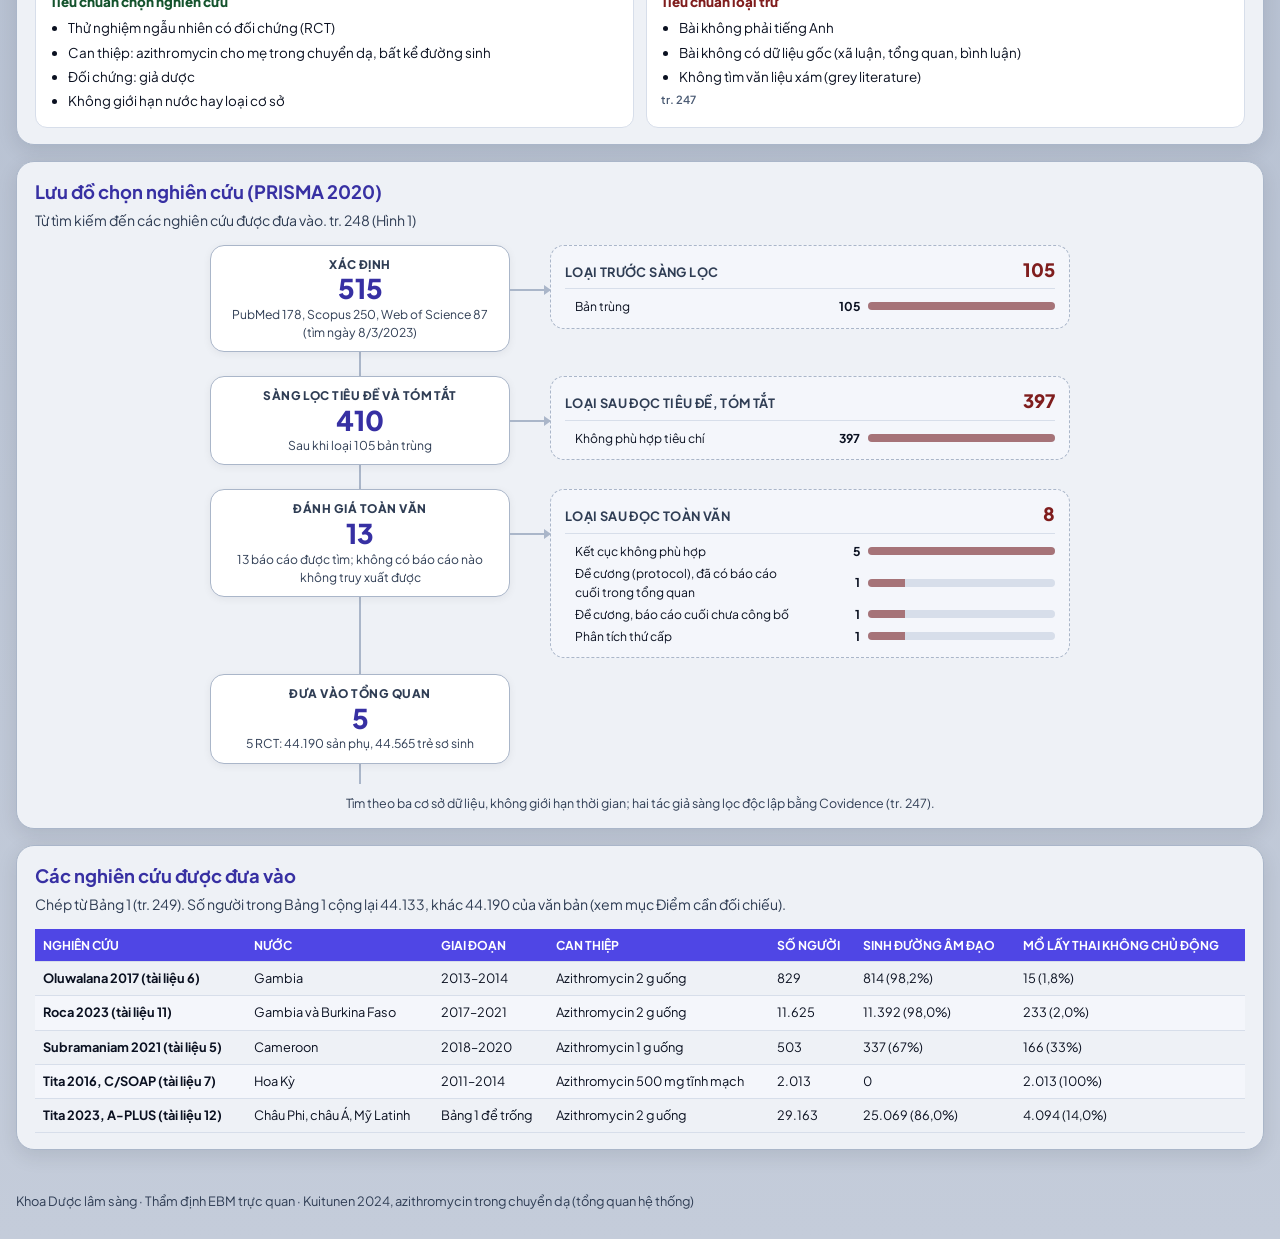
<file: bjog-azithromycin-sr-journal.html>
<!doctype html>
<html lang="vi" data-theme="light">
<head>
<meta charset="utf-8">
<meta name="viewport" content="width=device-width,initial-scale=1">
<title>Kuitunen BJOG 2024 – Thẩm định EBM</title>
<meta name="description" content="Tóm tắt trực quan thẩm định EBM tổng quan hệ thống kèm gộp phân tích (BJOG 2024): azithromycin liều đơn trong chuyển dạ, 5 RCT, 44.190 sản phụ. Kết quả gộp, độ chắc chắn bằng chứng, điểm cần đối chiếu, tình huống, trắc nghiệm.">
<link rel="preconnect" href="https://fonts.googleapis.com"><link href="https://fonts.googleapis.com/css2?family=Plus+Jakarta+Sans:wght@400;500;600;700;800&display=swap" rel="stylesheet">
<style>
:root,[data-theme=light]{--bg:#eef1f8;--surf:#fff;--surf2:#f6f7fc;--tx:#101828;--mut:#475467;--line:#d9deea;--ind:#3a2fa0;--ind2:#5a4fe0;--indbg:#ecebfd;--ok:#0b6b45;--okbg:#e2f5eb;--warn:#7a4e00;--warnbg:#fff2d2;--bad:#a61f14;--badbg:#fde8e6;--info:#124fb5;--infobg:#e4eeff;--ref:#8a93a8;--bar:#c9cfdf;--shadow:0 1px 2px rgba(16,24,40,.06),0 4px 14px rgba(16,24,40,.05)}
[data-theme=warm]{--bg:#f6f0e6;--surf:#fffdf8;--surf2:#faf4e8;--tx:#2a2118;--mut:#5f5444;--line:#e3d8c4;--ind:#5b3a1a;--ind2:#a0602a;--indbg:#f3e6d2;--ok:#2d6a3a;--okbg:#e5f1df;--warn:#7a4a00;--warnbg:#fbeac0;--bad:#9b2a1a;--badbg:#f9e0d8;--info:#1f5a86;--infobg:#e1edf5;--ref:#948872;--bar:#d6c9b0}
[data-theme=dark]{--bg:#0f1220;--surf:#171b2e;--surf2:#1d2238;--tx:#e8ebf7;--mut:#a7aec8;--line:#2d3452;--ind:#a9a2ff;--ind2:#8c84ff;--indbg:#25244a;--ok:#6fd8a4;--okbg:#12342a;--warn:#f4c768;--warnbg:#3b2e10;--bad:#ff9d92;--badbg:#401c19;--info:#8ab9ff;--infobg:#172a4a;--ref:#7f88a6;--bar:#3a4264;--shadow:none}
*{box-sizing:border-box}
html{-webkit-text-size-adjust:100%}
body{margin:0;background:var(--bg);color:var(--tx);font-family:system-ui,"Segoe UI",Arial,sans-serif;font-size:15px;line-height:1.5}
.wrap{max-width:1120px;margin:0 auto;padding:0 16px 28px}
button{font-family:inherit;color:inherit}
:focus-visible{outline:3px solid var(--ind2);outline-offset:2px}
.sr{position:absolute;width:1px;height:1px;overflow:hidden;clip:rect(0 0 0 0)}
.top{display:flex;align-items:center;justify-content:space-between;gap:12px;flex-wrap:wrap;max-width:1120px;margin:0 auto;padding:14px 16px}
.brand{font-weight:800;font-size:1.05rem}.brand span{color:var(--ind);font-weight:700}
.ctl{display:flex;gap:8px;align-items:center;flex-wrap:wrap}
.seg{display:inline-flex;background:var(--surf);border:1px solid var(--line);border-radius:12px;padding:3px;gap:2px}
.seg button{border:0;background:transparent;padding:6px 12px;border-radius:9px;font-size:.84rem;font-weight:700;cursor:pointer;color:var(--mut)}
.seg button[aria-pressed=true]{background:var(--ind);color:#fff}
[data-theme=dark] .seg button[aria-pressed=true]{color:#0f1220}
.btn{border:1px solid var(--line);background:var(--surf);border-radius:10px;padding:7px 12px;font-size:.84rem;font-weight:700;cursor:pointer}
.card{background:var(--surf);border:1px solid var(--line);border-radius:16px;box-shadow:var(--shadow);padding:18px 20px;margin-bottom:16px}
.hero{border-top:5px solid var(--ind2)}
.eyebrow{font-size:.74rem;font-weight:800;letter-spacing:.08em;text-transform:uppercase;color:var(--ind)}
h1{margin:6px 0 10px;font-size:1.55rem;line-height:1.25;color:var(--ind)}
h2{margin:0 0 4px;font-size:1.15rem;color:var(--ind)}
h3{margin:0 0 6px;font-size:.98rem}
.sub{margin:0 0 14px;color:var(--mut);font-size:.88rem}
.chips{display:flex;gap:6px;flex-wrap:wrap}
.chip{background:var(--indbg);color:var(--ind);font-weight:700;font-size:.78rem;border-radius:999px;padding:3px 11px}
.steps{position:sticky;top:0;z-index:5;background:var(--bg);padding:8px 0 10px;margin:0 0 6px;display:flex;gap:8px;overflow-x:auto;scrollbar-width:thin}
.steps button{flex:1 1 0;min-width:138px;display:flex;align-items:center;gap:9px;text-align:left;border:1px solid var(--line);background:var(--surf);border-radius:14px;padding:9px 12px;cursor:pointer;font-weight:700;font-size:.85rem;line-height:1.25}
.steps .n{flex:none;width:26px;height:26px;border-radius:50%;background:var(--indbg);color:var(--ind);display:grid;place-items:center;font-size:.8rem;font-weight:800}
.steps button[aria-selected=true]{background:var(--ind);color:#fff;border-color:var(--ind)}
[data-theme=dark] .steps button[aria-selected=true]{color:#0f1220}
.steps button[aria-selected=true] .n{background:#fff;color:var(--ind)}
.panel[hidden]{display:none}
.grid{display:grid;gap:12px}
.g2{grid-template-columns:repeat(2,minmax(0,1fr))}.g3{grid-template-columns:repeat(3,minmax(0,1fr))}.g4{grid-template-columns:repeat(4,minmax(0,1fr))}
.mini{background:var(--surf2);border:1px solid var(--line);border-radius:12px;padding:12px 14px}
.pg{display:inline-block;font-size:.7rem;color:var(--ref);font-weight:600;margin-left:6px;white-space:nowrap}
.pgb{display:block;font-size:.7rem;color:var(--ref);font-weight:600;margin-top:4px}
dl.di{display:grid;grid-template-columns:1fr 1fr;gap:0 24px;margin:0}
dl.di div{padding:7px 0;border-bottom:1px solid var(--line);min-width:0}
dl.di dt{font-size:.74rem;font-weight:800;color:var(--ind);text-transform:uppercase;letter-spacing:.03em}
dl.di dd{margin:1px 0 0;font-size:.86rem;overflow-wrap:anywhere}
.tile{background:var(--surf2);border:1px solid var(--line);border-radius:14px;padding:14px}
.tile .lb{font-size:.76rem;font-weight:800;color:var(--mut);text-transform:uppercase;letter-spacing:.03em}
.tile .big{font-size:2.3rem;font-weight:800;color:var(--ind);line-height:1.1;margin:6px 0 2px}
.tile .nt{font-size:.8rem;color:var(--mut)}
.duo{display:flex;gap:12px;align-items:flex-end;margin:6px 0 2px}
.duo div{flex:1}.duo b{display:block;font-size:1.7rem;line-height:1.1}.duo small{font-size:.72rem;color:var(--mut);font-weight:700}
.duo .a b{color:var(--ind)}.duo .b b{color:var(--mut)}
.quick{margin:0;padding-left:20px}.quick li{margin:6px 0}
.pico{display:grid;grid-template-columns:repeat(4,minmax(0,1fr));gap:12px}
.pico .mini{position:relative;padding-top:34px}
.pico .k{position:absolute;top:-1px;left:-1px;background:var(--ind);color:#fff;font-weight:800;border-radius:12px 0 12px 0;width:34px;height:30px;display:grid;place-items:center}
[data-theme=dark] .pico .k{color:#0f1220}
.pico h3{font-size:.86rem;color:var(--ind);margin-bottom:3px}
.pico p{margin:0;font-size:.84rem}
ul.cr{margin:6px 0 0;padding-left:18px;font-size:.84rem}ul.cr li{margin:4px 0}
.cr-h{font-weight:800;font-size:.84rem}
.cr-y .cr-h{color:var(--ok)}.cr-n .cr-h{color:var(--bad)}
.flow{display:flex;flex-direction:column;gap:0;align-items:center}
.fnode{width:min(560px,100%);border:1px solid var(--line);background:var(--surf2);border-radius:12px;padding:8px 14px;text-align:center}
.fnode .fn{font-size:1.25rem;font-weight:800;color:var(--ind)}.fnode .ft{font-size:.78rem;font-weight:800;color:var(--mut);text-transform:uppercase;letter-spacing:.03em}.fnode .fs{font-size:.78rem;color:var(--mut);margin-top:2px}
.fnode.side{background:var(--surf);border-style:dashed;width:min(560px,100%)}
.farrow{height:16px;width:2px;background:var(--bar);margin:0 auto}
.fnode.last{border:2px solid var(--ind2)}
.rob{display:grid;gap:8px}
.robrow{display:grid;grid-template-columns:230px 150px 1fr;gap:12px;align-items:start;border:1px solid var(--line);border-radius:12px;padding:10px 12px;background:var(--surf2)}
.robrow .d{font-weight:700}.robrow p{margin:0;font-size:.84rem}
.jb{display:inline-flex;align-items:center;gap:6px;border-radius:999px;padding:3px 11px;font-size:.78rem;font-weight:800;white-space:nowrap}
.jb.low{background:var(--okbg);color:var(--ok)}.jb.some{background:var(--warnbg);color:var(--warn)}.jb.unk{background:var(--infobg);color:var(--info)}
.ai{display:inline-block;font-size:.68rem;font-weight:800;background:var(--warnbg);color:var(--warn);border-radius:6px;padding:1px 7px;vertical-align:middle;margin-left:6px}
.overall{margin-top:10px;padding:10px 12px;border-left:5px solid var(--ind2);background:var(--indbg);border-radius:8px;font-size:.86rem}
.segf{margin:0 0 12px}
.abs{display:grid;gap:6px;margin:6px 0 4px}
.absr{display:grid;grid-template-columns:110px 1fr 70px;align-items:center;gap:10px;font-size:.84rem}
.track{background:var(--surf2);border:1px solid var(--line);border-radius:6px;height:20px;overflow:hidden}
.track i{display:block;height:100%}
.absr.az i{background:var(--ind2)}.absr.pl i{background:var(--bar)}
.forest{margin:8px 0 0}
.fh,.fr{display:grid;grid-template-columns:minmax(0,1.5fr) 98px 98px 240px 100px 116px;gap:8px;align-items:center;padding:7px 4px;border-bottom:1px solid var(--line)}
.fh{font-size:.72rem;font-weight:800;color:var(--mut);text-transform:uppercase;letter-spacing:0;border-bottom:2px solid var(--line)}
.fr.key{background:var(--indbg);border-radius:8px}
.fr .c-l b{font-weight:700;font-size:.88rem}
.c-a,.c-b{font-size:.82rem;line-height:1.25}.c-a .pc,.c-b .pc{display:block;color:var(--mut);font-size:.74rem}
.c-v{font-weight:800;font-size:.88rem}.c-v small{display:block;font-weight:600;color:var(--mut);font-size:.74rem}
.c-p{font-size:.8rem}.c-p .sg{display:block;font-weight:800;font-size:.72rem;margin-top:1px}
.sg.sig{color:var(--ok)}.sg.ns{color:var(--mut)}
.na{font-size:.76rem;color:var(--mut);font-style:italic}
.lowev{display:inline-block;font-size:.66rem;font-weight:800;background:var(--warnbg);color:var(--warn);border-radius:6px;padding:0 6px;margin-left:6px;vertical-align:middle}
.fsv{display:block;width:100%;height:26px}
.fsv .ref{stroke:var(--mut);stroke-width:1;stroke-dasharray:3 2}
.fsv .ci{stroke:var(--ind2);stroke-width:2}
.fsv .cap{stroke:var(--ind2);stroke-width:2}
.fsv .pt.sig{fill:var(--ind2);stroke:var(--ind2)}.fsv .pt.ns{fill:var(--surf);stroke:var(--ind2);stroke-width:2}
.ax{display:block;width:100%;height:22px}.ax line{stroke:var(--mut);stroke-width:1}.ax text{fill:var(--mut);font-size:9px;text-anchor:middle}
.axl{display:flex;justify-content:space-between;font-size:.66rem;color:var(--mut);font-weight:700;margin-bottom:1px;text-transform:none;letter-spacing:0}
.fx{display:grid;grid-template-columns:minmax(0,1.5fr) 98px 98px 240px 100px 116px;gap:8px;padding:2px 4px}.fxa{grid-column:4}
.fnote{font-size:.8rem;color:var(--mut);margin:10px 0 0}
.mini h3{font-size:.9rem}.mini p{margin:0;font-size:.84rem}
.nnt{text-align:center}.nnt .v{font-size:1.9rem;font-weight:800;color:var(--ind);line-height:1.1}.nnt .ci{font-size:.78rem;color:var(--mut)}
.vl{list-style:none;margin:0;padding:0;display:grid;gap:8px}
.vl li{display:grid;grid-template-columns:auto 1fr;gap:10px;align-items:start;border:1px solid var(--line);background:var(--surf2);border-radius:12px;padding:10px 12px;font-size:.86rem}
.tag{font-size:.7rem;font-weight:800;border-radius:6px;padding:2px 8px;white-space:nowrap}
.tag.t{background:var(--infobg);color:var(--info)}.tag.a{background:var(--warnbg);color:var(--warn)}
.cmp{display:grid;grid-template-columns:1fr 1fr;gap:10px;margin:8px 0}
.cmp div{border:1px solid var(--line);border-radius:10px;padding:8px 10px;font-size:.82rem;background:var(--surf)}
.cmp b{display:block;font-size:.7rem;text-transform:uppercase;letter-spacing:.04em;color:var(--ind)}
.form{display:grid;grid-template-columns:repeat(auto-fit,minmax(150px,1fr));gap:10px;margin:8px 0}
.form label{display:grid;gap:3px;font-size:.78rem;font-weight:700;color:var(--mut)}
.form input{border:1px solid var(--line);background:var(--surf);color:var(--tx);border-radius:9px;padding:7px 9px;font-size:.92rem;font-family:inherit}
.est{display:grid;grid-template-columns:repeat(auto-fit,minmax(140px,1fr));gap:10px;margin:8px 0}
.est div{background:var(--indbg);border-radius:10px;padding:9px 11px;font-weight:800;font-size:1.05rem;color:var(--ind)}
.est small{display:block;font-weight:600;font-size:.7rem;color:var(--mut)}
.warnx{background:var(--badbg);color:var(--bad);border-radius:8px;padding:8px 10px;font-size:.84rem;font-weight:700}
.note{font-size:.78rem;color:var(--mut);margin:6px 0 0}
details.case{border:1px solid var(--line);border-radius:12px;background:var(--surf2);margin-bottom:8px}
details.case summary{cursor:pointer;padding:10px 14px;font-weight:700}
details.case table{width:100%;border-collapse:collapse;font-size:.84rem}
details.case td{padding:7px 14px;border-top:1px solid var(--line);vertical-align:top}
details.case td:first-child{width:120px;font-weight:800;color:var(--ind)}
.q{border:1px solid var(--line);border-radius:12px;background:var(--surf2);padding:12px 14px;margin-bottom:10px}
.q p{margin:0 0 8px;font-weight:700}
.opt{display:block;width:100%;text-align:left;border:2px solid var(--line);background:var(--surf);border-radius:10px;padding:8px 12px;margin-bottom:6px;font-size:.86rem;cursor:pointer}
.opt.ok{border-color:var(--ok);background:var(--okbg)}.opt.no{border-color:var(--bad);background:var(--badbg)}
.opt[disabled]{cursor:default}
.ex{font-size:.82rem;color:var(--mut);margin:6px 0 0}
table.gl{width:100%;border-collapse:collapse;font-size:.84rem}
table.gl th,table.gl td{text-align:left;padding:7px 8px;border-bottom:1px solid var(--line);vertical-align:top}
table.gl th{color:var(--ind);font-size:.76rem;text-transform:uppercase}
ol.src{margin:0;padding-left:20px;font-size:.86rem}
ul.sc{margin:0;padding-left:20px;font-size:.84rem}ul.sc li{margin:5px 0}
footer{max-width:1120px;margin:0 auto;padding:6px 16px 28px;font-size:.8rem;color:var(--mut)}
footer .ail{font-weight:800;color:var(--warn);background:var(--warnbg);display:inline-block;padding:5px 10px;border-radius:8px;margin-bottom:6px}

/*SKIN*/
:root,[data-theme=light]{--bg1:#a9b5c9;--bg2:#c4ccda;--bg:#c4ccda;--cardbg:#eef1f6;--cardbd:#aab6c9;--card2:#dfe5ee;--surf:#fff;--surf2:#f4f6fb;--tx:#0a1020;--mut:#2f3d54;--line:#d7deea;--ind:#3730a3;--ind2:#4f46e5;--indbg:#e0e7ff;--ok:#14532d;--okbg:#dcfce7;--warn:#713f12;--warnbg:#fef3c7;--bad:#7f1d1d;--badbg:#fee2e2;--info:#1e3a8a;--infobg:#dbeafe;--ref:#4a5a73;--bar:#b7c1d6;--navy:#17407e;--shadow:0 6px 20px rgba(10,16,32,.10)}
[data-theme=warm]{--bg1:#e6d8bb;--bg2:#f3ead6;--bg:#f3ead6;--cardbg:#fbf5e8;--cardbd:#d4c4a1;--card2:#f0e6d0;--surf:#fffdf7;--surf2:#f8f1e1;--tx:#2a2116;--mut:#5a4a33;--line:#e6d9bb;--ind:#7a3f0a;--ind2:#a0602a;--indbg:#f1e3c4;--ref:#6b5a40;--bar:#d6c9b0;--navy:#7a4a12}
[data-theme=dark]{--bg1:#0b1220;--bg2:#111a2e;--bg:#111a2e;--cardbg:#16213a;--cardbd:#33466b;--card2:#1e2b4a;--surf:#1b2a4a;--surf2:#203154;--tx:#e8edf8;--mut:#b4c0d8;--line:#2f4064;--ind:#c7d2fe;--ind2:#6366f1;--indbg:#2a3a66;--ref:#93a3c4;--bar:#3a4a78;--ok:#bbf7d0;--okbg:#12361f;--warn:#fde68a;--warnbg:#3a2d0b;--bad:#fecaca;--badbg:#3d1620;--info:#bfdbfe;--infobg:#14284f;--navy:#3b5bdb;--shadow:0 6px 20px rgba(0,0,0,.35)}
body{font-family:"Plus Jakarta Sans",system-ui,-apple-system,"Segoe UI",Roboto,sans-serif;background:linear-gradient(180deg,var(--bg1),var(--bg2));background-color:var(--bg2);min-height:100vh;-webkit-font-smoothing:antialiased}
.wrap{max-width:1360px;padding:0 16px 20px}
.top{max-width:1360px;padding:14px 16px 12px}
.brand{font-size:1.15rem;letter-spacing:-.01em}.brand span{font-size:.95rem}
.seg{background:var(--cardbg);border-color:var(--cardbd)}
.seg button{display:flex;align-items:center;gap:7px;color:var(--tx)}
.seg button[aria-pressed=true],[data-theme=dark] .seg button[aria-pressed=true]{background:var(--navy);color:#fff}
.dot{width:11px;height:11px;border-radius:50%;border:1px solid rgba(10,16,32,.35);display:inline-block}
.dot.l{background:#fff}.dot.w{background:#e6d9b8}.dot.d{background:#1a2238}
.seg button[aria-pressed=true] .dot{border-color:#fff}
.btn{background:var(--surf);border-color:var(--cardbd)}
.card{background:var(--cardbg);border:1px solid var(--cardbd);border-radius:18px;box-shadow:var(--shadow);padding:16px 18px}
.card h2,.card h3{color:var(--ind)}
.hero{position:relative;overflow:hidden;border-top:1px solid var(--cardbd);padding:26px 18px 16px;display:flex;gap:14px;align-items:center;flex-wrap:wrap}
.hero::before{content:"";position:absolute;left:0;right:0;top:0;height:6px;background:linear-gradient(90deg,#2f5bea,#7c3aed,#d97706,#0f766e,#475569,#be185d)}
.hero .eyebrow{width:100%}
.hero .ico{width:56px;height:56px;flex:none}
.hero .hb{flex:1;min-width:240px}
h1{font-size:1.3rem;font-weight:800;letter-spacing:-.01em;margin:0 0 8px}
.ico3{display:block;width:100%;height:100%}
.ainote{margin:0 0 14px;background:var(--warnbg);border:1px solid #fcd34d;color:var(--warn);border-radius:12px;padding:10px 14px;font-size:.82rem;font-weight:600}
[data-theme=dark] .ainote{border-color:#7c5e12}
.chip{background:var(--indbg);color:var(--ind);border:1px solid var(--cardbd)}
.steps{background:transparent;gap:8px;flex-wrap:wrap;overflow:visible;position:static;padding:0;margin:0 0 14px}
.steps button{flex:0 1 auto;min-width:0;background:var(--card2);border:1px solid var(--cardbd);border-radius:14px;padding:6px 14px 6px 6px;gap:8px;color:var(--tx);font-family:inherit}
.steps button .ico{width:34px;height:34px;flex:none}
.steps button small{display:block;font-size:.66rem;font-weight:700;color:var(--mut);letter-spacing:.04em;text-transform:uppercase;line-height:1.1}
.steps button:hover:not([aria-selected=true]){background:var(--surf)}
.steps button[aria-selected=true],[data-theme=dark] .steps button[aria-selected=true]{background:var(--ind2);border-color:var(--ind);color:#fff;box-shadow:0 4px 14px rgba(55,48,163,.35)}
.steps button[aria-selected=true] small{color:#e0e7ff}
.tile .tx{margin:8px 0 0;padding-top:8px;border-top:1px dashed var(--line);font-size:.8rem;line-height:1.45;color:var(--tx)}
.mini,.tile,.robrow,.vl li,.fnode,.q,details.case,.cmp div{background:var(--surf);border-color:var(--line)}
.fnode.side{background:var(--surf2)}
.tile{box-shadow:0 2px 8px rgba(10,16,32,.06)}
.est div{background:var(--indbg)}
.pico .k{background:var(--ind2);color:#fff}
.forest{background:var(--surf);border:1px solid var(--cardbd);border-radius:14px;overflow:hidden;margin-top:10px}
.fh{background:var(--ind2);color:#fff;border-bottom:0;padding:9px 8px;font-size:.74rem}
.fh .axl,.fh .ax text{color:#fff;fill:#fff}.fh .ax line{stroke:#fff}
.fr,.fx{padding-left:8px;padding-right:8px}
.fr:nth-of-type(even){background:var(--surf2)}
.fr.key{background:var(--indbg)}
.fr{border-bottom:1px solid var(--line)}
.segf{background:var(--cardbg)}
.overall{background:var(--indbg)}
.track{background:var(--surf);border-color:var(--cardbd)}
.absr.az i{background:var(--ind2)}
.ai{background:var(--warnbg);color:var(--warn);border:1px solid #fcd34d}
table.gl th{background:var(--ind2);color:#fff;font-size:.76rem}
table.gl tr:nth-child(even) td{background:var(--surf2)}
.jb,.tag,.lowev{border:1px solid rgba(10,16,32,.10)}
footer{max-width:1360px;padding:6px 16px 28px}
@media(max-width:640px){.steps button{padding-right:10px}.steps button .ico{width:28px;height:28px}.hero .ico{width:44px;height:44px}}

.cfw{max-width:860px;margin:6px auto 0}.cfr{display:grid;grid-template-columns:minmax(0,300px) 40px minmax(0,1fr);align-items:stretch}.cfm{display:flex;flex-direction:column;align-items:center}.cfm::after{content:"";flex:1;min-height:24px;width:2px;background:var(--cardbd)}.cfr.end .cfm::after{flex:none;height:20px;min-height:0}.cfm .cfb{width:100%}.cfm .cfb{position:relative}.cfr .cfs{align-self:start;margin-bottom:16px}
.cfb{background:var(--surf);border:1px solid var(--cardbd);border-radius:14px;padding:10px 14px;text-align:center;position:relative;box-shadow:0 2px 8px rgba(10,16,32,.06)}
.cfb .ft{font-size:.74rem;font-weight:800;color:var(--mut);text-transform:uppercase;letter-spacing:.04em}
.cfb .fn{font-size:1.7rem;font-weight:800;color:var(--ind);line-height:1.15}
.cfb .fs{font-size:.76rem;color:var(--mut)}
.cflink{position:relative}.cflink::before{content:"";position:absolute;left:0;right:0;top:44px;height:2px;background:var(--cardbd)}.cflink::after{content:"";position:absolute;right:-1px;top:40px;border:5px solid transparent;border-left:7px solid var(--cardbd);border-right:0}
.cfs{background:var(--surf2);border:1px dashed var(--cardbd);border-radius:14px;padding:10px 14px}
.cfs .hd{display:flex;justify-content:space-between;align-items:baseline;gap:10px;border-bottom:1px solid var(--line);padding-bottom:5px;margin-bottom:6px}
.cfs .hd b{font-size:.8rem;color:var(--mut);text-transform:uppercase;letter-spacing:.03em}
.cfs .hd span{font-size:1.15rem;font-weight:800;color:var(--bad)}
.cfs .gl{display:flex;justify-content:space-between;font-size:.8rem;font-weight:800;margin:6px 0 3px}
.cfs .rw{display:grid;grid-template-columns:minmax(0,1.2fr) 52px minmax(40px,1fr);align-items:center;gap:8px;font-size:.76rem;padding:2px 0 2px 10px}
.cfs .rw b{text-align:right}
.cfs .bar{height:8px;border-radius:4px;background:var(--line);overflow:hidden}.cfs .bar i{display:block;height:100%;background:var(--bad);opacity:.55}
.cfarm{max-width:860px;margin:0 auto}
.cffork{height:14px;position:relative}.cffork::before{content:"";position:absolute;left:150px;right:25%;top:0;height:2px;background:var(--cardbd)}.cffork i{position:absolute;top:0;width:2px;height:14px;background:var(--cardbd)}.cffork i:first-child{left:25%}.cffork i:last-child{right:25%}
.cfarms{display:grid;grid-template-columns:repeat(2,minmax(0,1fr));gap:14px;margin-top:0}
.cfa{background:var(--surf);border:1px solid var(--cardbd);border-radius:14px;overflow:hidden;box-shadow:0 2px 8px rgba(10,16,32,.06)}
.cfa .ah{padding:9px 14px;color:#fff;display:flex;justify-content:space-between;align-items:baseline}
.cfa.az .ah{background:var(--ind2)}.cfa.pl .ah{background:#5b6b86}
.cfa .ah b{font-size:.95rem}.cfa .ah span{font-size:1.5rem;font-weight:800}
.cfa .ab{padding:8px 14px}
.cfa .ar{display:flex;justify-content:space-between;gap:10px;font-size:.8rem;padding:5px 0;border-bottom:1px solid var(--line)}
.cfa .ar small{display:block;color:var(--mut);font-size:.7rem}
.cfa .ar strong{font-size:.95rem}
.cfa .itt{margin:0 14px 12px;border:2px solid var(--ind2);border-radius:10px;padding:7px 12px;display:flex;justify-content:space-between;align-items:center;background:var(--indbg)}
.cfa .itt b{font-size:.78rem;color:var(--ind)}.cfa .itt span{font-size:1.25rem;font-weight:800;color:var(--ind)}
.cfnote{text-align:center;font-size:.78rem;color:var(--mut);margin:10px 0 0}
@media(max-width:760px){.cfr{grid-template-columns:1fr}.cflink{display:none}.cfm::after{min-height:14px}.cfr .cfs{margin:0 0 8px 14px}.cfarms{grid-template-columns:1fr}.cffork{display:none}.cfarm{margin-top:8px}}
@media(max-width:960px){
 .g4{grid-template-columns:repeat(2,minmax(0,1fr))}.pico{grid-template-columns:repeat(2,minmax(0,1fr))}.g3{grid-template-columns:repeat(2,minmax(0,1fr))}
 .fh{display:none}.fx{grid-template-columns:1fr}.fxa{grid-column:1}
 .fr{grid-template-columns:1fr 1fr 1fr;grid-template-areas:"l l l" "a b v" "g g g" "p p p";gap:6px 10px;padding:10px 4px}
 .c-l{grid-area:l}.c-a{grid-area:a}.c-b{grid-area:b}.c-v{grid-area:v}.c-g{grid-area:g}.c-p{grid-area:p}
 .c-a::before{content:var(--la);display:block;font-size:.66rem;font-weight:800;color:var(--ind);text-transform:uppercase}
 .c-b::before{content:var(--lb);display:block;font-size:.66rem;font-weight:800;color:var(--mut);text-transform:uppercase}
 .c-v::before{content:"RR (95% CI)";display:block;font-size:.66rem;font-weight:800;color:var(--mut);text-transform:uppercase}
 .c-p{display:flex;gap:10px;align-items:baseline}.c-p .sg{display:inline;margin:0}
 .robrow{grid-template-columns:1fr}
 dl.di{grid-template-columns:1fr}
}
@media(max-width:640px){.g2,.g3,.g4,.pico,.cmp{grid-template-columns:1fr}.steps button{min-width:120px;font-size:.8rem}h1{font-size:1.25rem}.card{padding:14px}.absr{grid-template-columns:86px 1fr 58px}}
@media print{body{background:#fff;color:#000}.top .ctl,.steps,.segf{display:none!important}.card{box-shadow:none;break-inside:avoid}.panel[hidden]{display:none!important}}
.tw{overflow-x:auto}.tw table.gl{min-width:640px}
.sg.gh{color:var(--ok)}.sg.gm{color:var(--warn)}
.stb td,.stb th{font-size:.8rem}
.rb5{display:grid;grid-template-columns:minmax(150px,1.4fr) repeat(6,minmax(52px,.5fr));gap:6px;align-items:center;font-size:.8rem}
.rb5 .hd{font-weight:800;color:var(--mut);font-size:.72rem;text-align:center}.rb5 .hd:first-child{text-align:left}
.rb5 .c{text-align:center}.rb5 .nm{font-weight:700}
.rb5 .jb{padding:2px 8px;justify-content:center}
.pst .gl{width:100%}
</style>
</head>
<body>
<svg width="0" height="0" style="position:absolute" aria-hidden="true"><defs>
<linearGradient id="g-ped" x1="0" y1="0" x2="0" y2="1"><stop offset="0" stop-color="#ffffff"/><stop offset="1" stop-color="#d9deea"/></linearGradient>
<linearGradient id="g-ind" x1="0" y1="0" x2="1" y2="1"><stop offset="0" stop-color="#818cf8"/><stop offset="1" stop-color="#3730a3"/></linearGradient>
<linearGradient id="g-teal" x1="0" y1="0" x2="1" y2="1"><stop offset="0" stop-color="#5eead4"/><stop offset="1" stop-color="#0f766e"/></linearGradient>
<linearGradient id="g-amb" x1="0" y1="0" x2="1" y2="1"><stop offset="0" stop-color="#fde68a"/><stop offset="1" stop-color="#d97706"/></linearGradient>
<linearGradient id="g-blu" x1="0" y1="0" x2="1" y2="1"><stop offset="0" stop-color="#7dd3fc"/><stop offset="1" stop-color="#0369a1"/></linearGradient>
<linearGradient id="g-red" x1="0" y1="0" x2="1" y2="1"><stop offset="0" stop-color="#fca5a5"/><stop offset="1" stop-color="#b91c1c"/></linearGradient>
<radialGradient id="r-sh" cx=".5" cy=".5" r=".5"><stop offset="0" stop-color="#0a1020" stop-opacity=".28"/><stop offset="1" stop-color="#0a1020" stop-opacity="0"/></radialGradient>
<radialGradient id="r-hi" cx=".3" cy=".25" r=".7"><stop offset="0" stop-color="#fff" stop-opacity=".75"/><stop offset="1" stop-color="#fff" stop-opacity="0"/></radialGradient>
</defs></svg>
<div class="top"><div class="brand">ClinPharmAI <span>/ Clinical Hub</span></div>
<div class="ctl"><div class="seg" role="group" aria-label="Giao diện"><button type="button" data-th="light" aria-pressed="true"><span class="dot l"></span>Sáng</button><button type="button" data-th="warm" aria-pressed="false"><span class="dot w"></span>Ấm</button><button type="button" data-th="dark" aria-pressed="false"><span class="dot d"></span>Tối</button></div><button type="button" class="btn" id="print">In bước đang xem</button></div></div>
<div class="wrap">
<section class="card hero"><div class="eyebrow">Dành cho bác sĩ &amp; dược sĩ lâm sàng · Thẩm định EBM</div><div class="ico" id="hico"></div><div class="hb"><h1 id="title"></h1><div class="chips" id="chips"></div></div></section>
<nav class="steps" id="steps" role="tablist" aria-label="Các bước thẩm định"></nav>
<section class="panel" id="p1" role="tabpanel" aria-labelledby="t1"></section>
<section class="panel" id="p2" role="tabpanel" aria-labelledby="t2" hidden></section>
<section class="panel" id="p3" role="tabpanel" aria-labelledby="t3" hidden></section>
<section class="panel" id="p4" role="tabpanel" aria-labelledby="t4" hidden></section>
<section class="panel" id="p5" role="tabpanel" aria-labelledby="t5" hidden></section>
<section class="panel" id="p6" role="tabpanel" aria-labelledby="t6" hidden></section>
</div>
<footer><div id="foot"></div></footer>
<script type="application/json" id="data">{"meta": {"title": "BJOG 2024 – Azithromycin trong chuyển dạ phòng nhiễm khuẩn huyết mẹ và con (thẩm định EBM)", "short": "Kuitunen BJOG 2024", "desc": "Tóm tắt trực quan thẩm định EBM tổng quan hệ thống kèm gộp phân tích (BJOG 2024): azithromycin liều đơn trong chuyển dạ, 5 RCT, 44.190 sản phụ. Kết quả gộp, độ chắc chắn bằng chứng, điểm cần đối chiếu, tình huống, trắc nghiệm.", "footer": "Khoa Dược lâm sàng · Thẩm định EBM trực quan · Kuitunen 2024, azithromycin trong chuyển dạ (tổng quan hệ thống)", "ai_label": "Tóm tắt có hỗ trợ AI – cần đối chiếu nguyên văn trước khi áp dụng lâm sàng.", "sources": ["Kuitunen I, Kekki M, Renko M. Intrapartum azithromycin to prevent maternal and neonatal sepsis and deaths: a systematic review and meta-analysis. BJOG. 2024;131(3):246-55. doi:10.1111/1471-0528.17655.", "Tita AT, Szychowski JM, Boggess K, et al. Adjunctive azithromycin prophylaxis for cesarean delivery. N Engl J Med. 2016;375(13):1231-41. doi:10.1056/NEJMoa1602044 (tài liệu 7 của bài).", "Tita ATN, Carlo WA, McClure EM, et al. Azithromycin to prevent sepsis or death in women planning a vaginal birth. N Engl J Med. 2023;388:1161-70. doi:10.1056/NEJMoa2212111 (tài liệu 12 của bài)."]}, "sr": {"chips": ["Tổng quan hệ thống + gộp phân tích", "BJOG 2024", "5 RCT, 44.190 sản phụ", "PROSPERO CRD42023412194"], "tiles": [{"label": "Nhiễm khuẩn huyết ở mẹ (5 RCT)", "a": "1,1%", "b": "1,7%", "an": "azithromycin", "bn": "giả dược", "note": "RR 0,66 (95% CI 0,56–0,77); độ chắc chắn cao", "pg": "tr. 249, 250, 251", "x": "Nguy cơ nhiễm khuẩn huyết sau sinh ở mẹ giảm khoảng 34% (RR 0,66). Chênh lệch tuyệt đối khoảng 0,6 điểm phần trăm (6 ca ít hơn trên 1000 sản phụ). Gần 90% trọng số đến từ một thử nghiệm lớn (A-PLUS)."}, {"label": "Viêm nội mạc tử cung (3 RCT)", "big": "0,64", "note": "95% CI 0,55–0,75; 1,5% so với 2,3%; độ chắc chắn cao", "pg": "tr. 249, 250, 251", "x": "Nguy cơ viêm nội mạc tử cung bằng 0,64 lần nhóm giả dược, tức giảm khoảng 36%. Khoảng tin cậy 95% không chứa 1 và ba nghiên cứu cùng chiều (I² tính lại 0%)."}, {"label": "Tử vong mẹ (3 RCT)", "a": "0,09%", "b": "0,08%", "an": "azithromycin", "bn": "giả dược", "note": "RR 1,26 (0,65–2,42); không khác biệt; độ chắc chắn trung bình", "pg": "tr. 249, 250, 251", "x": "Chỉ 20 ca so với 16 ca trên hơn 41.000 sản phụ nên khoảng tin cậy rất rộng, chứa cả lợi ích lẫn tác hại. Gộp phân tích không đủ lực mẫu để kết luận về tử vong mẹ. Bài viết '5 nghiên cứu' nhưng Hình 3 chỉ có 3 (xem mục Điểm cần đối chiếu)."}, {"label": "Nhiễm khuẩn huyết sơ sinh (5 RCT)", "a": "7,6%", "b": "7,4%", "an": "azithromycin", "bn": "giả dược", "note": "RR 1,02 (0,96–1,09); tử vong sơ sinh RR 0,94 (0,76–1,16)", "pg": "tr. 249, 251, 252", "x": "Trẻ sơ sinh không được lợi: nhiễm khuẩn huyết (nghi ngờ hoặc xác nhận) 1.683/22.242 so với 1.656/22.323; tử vong sơ sinh 0,7% so với 0,8%. Khoảng tin cậy hẹp quanh 1 cho nhiễm khuẩn huyết."}], "quick": ["Một liều azithromycin cho mẹ trong chuyển dạ làm giảm viêm nội mạc tử cung (RR 0,64), nhiễm khuẩn vết mổ (RR 0,52) và nhiễm khuẩn huyết ở mẹ (RR 0,66). Độ chắc chắn bằng chứng: cao cho viêm nội mạc tử cung và nhiễm khuẩn huyết, trung bình cho các kết cục còn lại.", "Không có lợi ích cho trẻ sơ sinh (tử vong RR 0,94; nhiễm khuẩn huyết RR 1,02). Tử vong mẹ chưa kết luận được vì rất hiếm (20 so với 16 ca).", "Kết quả bị thử nghiệm lớn nhất (A-PLUS, 2 g uống, chủ yếu ở các nước thu nhập thấp và trung bình) chi phối; loại thử nghiệm này thì RR nhiễm khuẩn huyết mẹ thành 0,75 (0,46–1,23), không còn ý nghĩa. Ngoài ra bài có nhiều chỗ lệch giữa văn bản, bảng và hình cần đối chiếu trước khi trích dẫn."], "pico": [{"k": "P", "t": "Đối tượng", "x": "Sản phụ chuyển dạ, bất kể đường sinh; mổ lấy thai chủ động bị loại ở mọi nghiên cứu. 5 RCT tại Gambia, Burkina Faso, Cameroon, Hoa Kỳ và đa quốc gia (châu Phi, châu Á, Mỹ Latinh); 44.190 sản phụ, 44.565 trẻ sơ sinh.", "pg": "tr. 247, 248, 249"}, {"k": "I", "t": "Can thiệp", "x": "Azithromycin liều đơn trong chuyển dạ từ 500 mg đến 2 g; 4 nghiên cứu dùng đường uống, 1 nghiên cứu (C/SOAP, mổ lấy thai) dùng đường tĩnh mạch.", "pg": "tr. 248, 249 (Bảng 1)"}, {"k": "C", "t": "So sánh", "x": "Giả dược; cả 5 nghiên cứu đều mù đôi. Tổng quan không nêu thuốc dự phòng nền (ví dụ cefazolin) của từng nghiên cứu.", "pg": "tr. 247, 248"}, {"k": "O", "t": "Kết cục", "x": "Chính: nhiễm khuẩn ở mẹ (viêm nội mạc tử cung, viêm màng ối, nhiễm khuẩn vết mổ, nhiễm khuẩn huyết), tử vong mẹ, nhiễm khuẩn huyết và tử vong sơ sinh trong 60 ngày. Phụ: biến cố bất lợi, hẹp môn vị ở trẻ.", "pg": "tr. 247"}], "inclusion": {"yes": ["Thử nghiệm ngẫu nhiên có đối chứng (RCT)", "Can thiệp: azithromycin cho mẹ trong chuyển dạ, bất kể đường sinh", "Đối chứng: giả dược", "Không giới hạn nước hay loại cơ sở"], "no": ["Bài không phải tiếng Anh", "Bài không có dữ liệu gốc (xã luận, tổng quan, bình luận)", "Không tìm văn liệu xám (grey literature)"], "pg": "tr. 247"}, "flow2": {"spine": [{"t": "Xác định", "n": "515", "s": "PubMed 178, Scopus 250, Web of Science 87 (tìm ngày 8/3/2023)"}, {"t": "Sàng lọc tiêu đề và tóm tắt", "n": "410", "s": "Sau khi loại 105 bản trùng"}, {"t": "Đánh giá toàn văn", "n": "13", "s": "13 báo cáo được tìm; không có báo cáo nào không truy xuất được"}, {"t": "Đưa vào tổng quan", "n": "5", "s": "5 RCT: 44.190 sản phụ, 44.565 trẻ sơ sinh"}], "side": [{"t": "Loại trước sàng lọc", "n": "105", "groups": [{"l": "", "n": "", "rows": [["Bản trùng", "105", 105]]}]}, {"t": "Loại sau đọc tiêu đề, tóm tắt", "n": "397", "groups": [{"l": "", "n": "", "rows": [["Không phù hợp tiêu chí", "397", 397]]}]}, {"t": "Loại sau đọc toàn văn", "n": "8", "groups": [{"l": "", "n": "", "rows": [["Kết cục không phù hợp", "5", 5], ["Đề cương (protocol), đã có báo cáo cuối trong tổng quan", "1", 1], ["Đề cương, báo cáo cuối chưa công bố", "1", 1], ["Phân tích thứ cấp", "1", 1]]}]}], "note": "Tìm theo ba cơ sở dữ liệu, không giới hạn thời gian; hai tác giả sàng lọc độc lập bằng Covidence (tr. 247)."}, "flow_pg": "tr. 248 (Hình 1)", "studies": [{"n": "Oluwalana 2017 (tài liệu 6)", "c": "Gambia", "p": "2013–2014", "i": "Azithromycin 2 g uống", "N": "829", "v": "814 (98,2%)", "cs": "15 (1,8%)"}, {"n": "Roca 2023 (tài liệu 11)", "c": "Gambia và Burkina Faso", "p": "2017–2021", "i": "Azithromycin 2 g uống", "N": "11.625", "v": "11.392 (98,0%)", "cs": "233 (2,0%)"}, {"n": "Subramaniam 2021 (tài liệu 5)", "c": "Cameroon", "p": "2018–2020", "i": "Azithromycin 1 g uống", "N": "503", "v": "337 (67%)", "cs": "166 (33%)"}, {"n": "Tita 2016, C/SOAP (tài liệu 7)", "c": "Hoa Kỳ", "p": "2011–2014", "i": "Azithromycin 500 mg tĩnh mạch", "N": "2.013", "v": "0", "cs": "2.013 (100%)"}, {"n": "Tita 2023, A-PLUS (tài liệu 12)", "c": "Châu Phi, châu Á, Mỹ Latinh", "p": "Bảng 1 để trống", "i": "Azithromycin 2 g uống", "N": "29.163", "v": "25.069 (86,0%)", "cs": "4.094 (14,0%)"}], "studies_note": "Chép từ Bảng 1 (tr. 249). Số người trong Bảng 1 cộng lại 44.133, khác 44.190 của văn bản (xem mục Điểm cần đối chiếu).", "design": [{"t": "Câu hỏi và đăng ký trước", "x": "Tổng quan hệ thống kèm gộp phân tích; đăng ký PROSPERO CRD42023412194, báo cáo theo PRISMA 2020. Có một sai khác so với kế hoạch: phân nhóm theo đường sinh không thực hiện được vì dữ liệu gốc báo cáo không đủ.", "pg": "tr. 247, 253"}, {"t": "Tìm kiếm", "x": "PubMed, Scopus, Web of Science ngày 8/3/2023, không giới hạn thời gian. Chỉ bài tiếng Anh; không tìm văn liệu xám; không dùng Embase hay CENTRAL.", "pg": "tr. 247"}, {"t": "Chọn lọc và trích xuất", "x": "Hai tác giả sàng lọc độc lập, mù (Covidence), bất đồng xử lý bằng thống nhất. Một tác giả trích xuất, người còn lại kiểm tra lại.", "pg": "tr. 247"}, {"t": "Phương pháp gộp", "x": "RR theo Mantel–Haenszel, mô hình hiệu ứng ngẫu nhiên (random-effects). Không đồng nhất đánh giá bằng I², dùng làm căn cứ GRADE chứ không đổi mô hình. Biến cố bất lợi không gộp do báo cáo không đồng nhất.", "pg": "tr. 247–248"}, {"t": "Nguy cơ sai lệch và GRADE", "x": "RoB 2 do hai tác giả đánh giá, vẽ bằng robvis; độ chắc chắn bằng chứng đánh giá theo GRADE cho mọi kết cục chính.", "pg": "tr. 247"}, {"t": "Phân tích độ nhạy", "x": "Loại nghiên cứu ở nước thu nhập cao (Hoa Kỳ); loại nghiên cứu chỉ có mổ lấy thai và đường tĩnh mạch; loại lần lượt từng nghiên cứu (leave-one-out); biểu đồ phễu cho sai lệch công bố (Hình S1–S6 không có trong file).", "pg": "tr. 247, 249, 250"}], "rob": {"pg": "tr. 249 (Hình 2)", "note": "Đánh giá của tác giả bằng công cụ RoB 2, chép lại từ Hình 2.", "cols": [["D1", "Quá trình phân bổ ngẫu nhiên"], ["D2", "Sai lệch so với can thiệp dự kiến"], ["D3", "Thiếu dữ liệu kết cục"], ["D4", "Đo lường kết cục"], ["D5", "Chọn lọc kết quả báo cáo"], ["Chung", "Đánh giá tổng thể"]], "rows": [{"s": "Oluwalana 2017", "d": ["low", "low", "low", "low", "some", "some"]}, {"s": "Roca 2023", "d": ["low", "low", "low", "low", "low", "low"]}, {"s": "Subramaniam 2021", "d": ["low", "low", "low", "low", "low", "low"]}, {"s": "Tita 2016 (C/SOAP)", "d": ["low", "low", "low", "low", "low", "low"]}, {"s": "Tita 2023 (A-PLUS)", "d": ["low", "low", "low", "low", "low", "low"]}], "overall": "Bốn nghiên cứu nguy cơ thấp; Oluwalana 2017 có một số lo ngại ở miền 5 vì kết cục lâm sàng không có trong đề cương gốc nên kết quả báo cáo là phân tích hậu nghiệm (post hoc) (tr. 248). Văn bản (tr. 248) vừa ghi 'thấp ở tất cả nghiên cứu' vừa ghi 'thấp ở bốn, có lo ngại ở một'."}, "review": {"note": "Nhận định sơ bộ của AI theo tinh thần AMSTAR 2 và ROBIS, dựa trên văn bản trong file. Không phải điểm chính thức; cần người thẩm định xác nhận.", "items": [{"d": "1. Đăng ký đề cương trước", "j": "low", "jl": "Nguy cơ thấp", "x": "Có đăng ký PROSPERO CRD42023412194 và báo cáo theo PRISMA 2020. Sai khác duy nhất được nêu: không phân nhóm theo đường sinh được.", "pg": "tr. 247, 253"}, {"d": "2. Chiến lược tìm kiếm", "j": "some", "jl": "Có lo ngại", "x": "Ba cơ sở dữ liệu, chỉ tiếng Anh, không văn liệu xám, không đăng ký thử nghiệm. Với 5 RCT lớn thì khả năng bỏ sót thấp, nhưng nên kiểm tra thêm các thử nghiệm đang chạy hoặc mới công bố sau 3/2023.", "pg": "tr. 247"}, {"d": "3. Chọn lọc và trích xuất", "j": "low", "jl": "Nguy cơ thấp", "x": "Hai người sàng lọc độc lập. Trích xuất bởi một người và kiểm tra bởi người thứ hai; có một số chỗ lệch số liệu trong văn bản (xem mục Điểm cần đối chiếu).", "pg": "tr. 247"}, {"d": "4. Đánh giá nguy cơ sai lệch từng RCT", "j": "low", "jl": "Nguy cơ thấp", "x": "Dùng RoB 2, hai người đánh giá. Nhưng mô tả trong Kết quả không nhất quán và nhãn Hình 2 ghi 'Roca 2013'.", "pg": "tr. 247, 248, 249"}, {"d": "5. Phương pháp gộp và tính không đồng nhất", "j": "some", "jl": "Có lo ngại", "x": "Hiệu ứng ngẫu nhiên là phù hợp. Giá trị I² không nêu trong văn bản (tính lại từ Hình 3: nhiễm khuẩn vết mổ I² khoảng 75%, các kết cục khác khoảng 0%). Thử nghiệm A-PLUS chiếm 47–90% trọng số ở các kết cục mẹ và 67–85% ở kết cục sơ sinh.", "pg": "tr. 248, 250"}, {"d": "6. Sai lệch công bố", "j": "some", "jl": "Có lo ngại", "x": "Dùng biểu đồ phễu (Hình S1, S4) với chỉ 5 nghiên cứu; với số này thường không đủ để phát hiện sai lệch công bố (thường cần từ 10 nghiên cứu).", "pg": "tr. 248, 250, 252"}, {"d": "7. Dùng RoB và GRADE khi diễn giải", "j": "some", "jl": "Có lo ngại", "x": "Bảng 2 xếp kết cục sơ sinh 'trung bình' (hạ bậc do nguy cơ sai lệch), nhưng phần Thảo luận gọi là 'chất lượng cao'. Nhiễm khuẩn huyết mẹ xếp 'cao' dù mất ý nghĩa khi loại A-PLUS.", "pg": "tr. 250, 251"}, {"d": "8. Nguồn tài trợ của các RCT được gộp", "j": "unk", "jl": "Chưa đủ dữ kiện", "x": "Phần Phương pháp nói có trích xuất tài trợ và xung đột lợi ích của từng nghiên cứu, nhưng không có trong văn bản chính; có thể nằm ở phụ lục (Bảng S1) chưa đọc.", "pg": "tr. 247"}], "overall": "Sơ bộ: quy trình tổng quan nhìn chung chặt chẽ cho một tổng quan nhỏ của 5 RCT lớn; các điểm yếu chính là kết quả phụ thuộc một thử nghiệm, không nêu I², và diễn giải GRADE không nhất quán. Tổng thể là nhận định của AI, không phải kết luận của tác giả."}, "forest": [{"id": "main", "title": "Kết cục chính ở mẹ", "rows": [{"id": "sepsis", "l": "Nhiễm khuẩn huyết ở mẹ", "k": 5, "n": 44190, "unit": "sản phụ", "ea": 247, "na": 22047, "eb": 376, "nb": 22143, "pa": "1.1", "pb": "1.7", "rr": "0.66", "lo": "0.56", "hi": "0.77", "gr": "Cao", "gn": "Không hạ bậc", "pg": "tr. 250 (Hình 3)", "key": 1, "per": [{"s": "Oluwalana 2017", "ea": 4, "na": 415, "eb": 5, "nb": 414, "w": 1.5, "rr": 0.8, "lo": 0.22, "hi": 2.95}, {"s": "Roca 2023", "ea": 19, "na": 5802, "eb": 26, "nb": 5823, "w": 7.3, "rr": 0.73, "lo": 0.41, "hi": 1.32}, {"s": "Subramaniam 2021", "ea": 3, "na": 253, "eb": 5, "nb": 250, "w": 1.3, "rr": 0.59, "lo": 0.14, "hi": 2.45}, {"s": "Tita 2016", "ea": 2, "na": 1019, "eb": 1, "nb": 994, "w": 0.4, "rr": 1.95, "lo": 0.18, "hi": 21.48}, {"s": "Tita 2023", "ea": 219, "na": 14558, "eb": 339, "nb": 14662, "w": 89.5, "rr": 0.65, "lo": 0.55, "hi": 0.77}]}, {"id": "death", "l": "Tử vong mẹ", "k": 3, "n": 41289, "unit": "sản phụ", "ea": 20, "na": 20581, "eb": 16, "nb": 20708, "pa": "0.09", "pb": "0.08", "rr": "1.26", "lo": "0.65", "hi": "2.42", "gr": "Trung bình", "gn": "Hạ bậc: thiếu chính xác", "pg": "tr. 250 (Hình 3)", "key": 1, "per": [{"s": "Roca 2023", "ea": 8, "na": 5802, "eb": 6, "nb": 5823, "w": 38.6, "rr": 1.34, "lo": 0.46, "hi": 3.85}, {"s": "Subramaniam 2021", "ea": 1, "na": 253, "eb": 1, "nb": 250, "w": 5.6, "rr": 0.99, "lo": 0.06, "hi": 15.71}, {"s": "Tita 2023", "ea": 11, "na": 14526, "eb": 9, "nb": 14635, "w": 55.7, "rr": 1.23, "lo": 0.51, "hi": 2.97}]}]}, {"id": "neo", "title": "Kết cục chính ở trẻ sơ sinh", "rows": [{"id": "ndeath", "l": "Tử vong sơ sinh (trong 60 ngày)", "k": 5, "n": 44565, "unit": "trẻ sơ sinh", "ea": 164, "na": 22242, "eb": 176, "nb": 22323, "pa": "0.7", "pb": "0.8", "rr": "0.94", "lo": "0.76", "hi": "1.16", "gr": "Trung bình", "gn": "Hạ bậc: nguy cơ sai lệch", "pg": "tr. 252 (Hình 4)", "key": 1, "per": [{"s": "Oluwalana 2017", "ea": 8, "na": 419, "eb": 8, "nb": 424, "w": 4.8, "rr": 1.01, "lo": 0.38, "hi": 2.67}, {"s": "Roca 2023", "ea": 47, "na": 5889, "eb": 45, "nb": 5894, "w": 27.2, "rr": 1.05, "lo": 0.7, "hi": 1.57}, {"s": "Subramaniam 2021", "ea": 1, "na": 257, "eb": 3, "nb": 255, "w": 0.9, "rr": 0.33, "lo": 0.03, "hi": 3.16}, {"s": "Tita 2016", "ea": 1, "na": 1019, "eb": 1, "nb": 994, "w": 0.6, "rr": 0.98, "lo": 0.06, "hi": 15.57}, {"s": "Tita 2023", "ea": 107, "na": 14658, "eb": 119, "nb": 14756, "w": 66.6, "rr": 0.91, "lo": 0.7, "hi": 1.17}]}, {"id": "nsepsis", "l": "Nhiễm khuẩn huyết sơ sinh (nghi ngờ hoặc xác nhận)", "k": 5, "n": 44565, "unit": "trẻ sơ sinh", "ea": 1683, "na": 22242, "eb": 1656, "nb": 22323, "pa": "7.6", "pb": "7.4", "rr": "1.02", "lo": "0.96", "hi": "1.09", "gr": "Trung bình", "gn": "Hạ bậc: nguy cơ sai lệch", "pg": "tr. 252 (Hình 4)", "key": 1, "per": [{"s": "Oluwalana 2017", "ea": 18, "na": 419, "eb": 15, "nb": 424, "w": 0.9, "rr": 1.21, "lo": 0.62, "hi": 2.38}, {"s": "Roca 2023", "ea": 79, "na": 5889, "eb": 78, "nb": 5894, "w": 4.3, "rr": 1.01, "lo": 0.74, "hi": 1.38}, {"s": "Subramaniam 2021", "ea": 32, "na": 257, "eb": 31, "nb": 255, "w": 1.9, "rr": 1.02, "lo": 0.64, "hi": 1.63}, {"s": "Tita 2016", "ea": 121, "na": 1019, "eb": 125, "nb": 994, "w": 7.6, "rr": 0.94, "lo": 0.75, "hi": 1.19}, {"s": "Tita 2023", "ea": 1433, "na": 14658, "eb": 1407, "nb": 14756, "w": 85.2, "rr": 1.03, "lo": 0.96, "hi": 1.1}]}]}, {"id": "mother", "title": "Nhiễm khuẩn khác ở mẹ", "rows": [{"id": "endo", "l": "Viêm nội mạc tử cung", "k": 3, "n": 31753, "unit": "sản phụ", "ea": 236, "na": 15860, "eb": 368, "nb": 15893, "pa": "1.5", "pb": "2.3", "rr": "0.64", "lo": "0.55", "hi": "0.75", "gr": "Cao", "gn": "Không hạ bậc", "pg": "tr. 250 (Hình 3)", "key": 0, "per": [{"s": "Subramaniam 2021", "ea": 6, "na": 253, "eb": 13, "nb": 250, "w": 2.9, "rr": 0.46, "lo": 0.18, "hi": 1.18}, {"s": "Tita 2016", "ea": 39, "na": 1019, "eb": 61, "nb": 994, "w": 17.0, "rr": 0.62, "lo": 0.42, "hi": 0.92}, {"s": "Tita 2023", "ea": 191, "na": 14588, "eb": 294, "nb": 14649, "w": 80.1, "rr": 0.65, "lo": 0.54, "hi": 0.78}]}, {"id": "wound", "l": "Nhiễm khuẩn vết mổ", "k": 3, "n": 31728, "unit": "sản phụ", "ea": 255, "na": 15829, "eb": 398, "nb": 15899, "pa": "1.6", "pb": "2.5", "rr": "0.52", "lo": "0.30", "hi": "0.89", "gr": "Trung bình", "gn": "Hạ bậc: không nhất quán (I² 75% theo tính lại)", "pg": "tr. 250 (Hình 3)", "key": 0, "per": [{"s": "Subramaniam 2021", "ea": 5, "na": 253, "eb": 10, "nb": 250, "w": 17.0, "rr": 0.49, "lo": 0.17, "hi": 1.42}, {"s": "Tita 2016", "ea": 24, "na": 1019, "eb": 66, "nb": 994, "w": 36.2, "rr": 0.35, "lo": 0.22, "hi": 0.56}, {"s": "Tita 2023", "ea": 226, "na": 14557, "eb": 322, "nb": 14655, "w": 46.8, "rr": 0.71, "lo": 0.6, "hi": 0.84}]}, {"id": "chorio", "l": "Viêm màng ối", "k": 2, "n": 29781, "unit": "sản phụ", "ea": 8, "na": 14843, "eb": 16, "nb": 14938, "pa": "0.05", "pb": "0.1", "rr": "0.50", "lo": "0.22", "hi": "1.18", "gr": "Trung bình", "gn": "Hạ bậc: thiếu chính xác", "pg": "tr. 250 (Hình 3)", "key": 0, "per": [{"s": "Subramaniam 2021", "ea": 3, "na": 253, "eb": 8, "nb": 250, "w": 41.9, "rr": 0.37, "lo": 0.1, "hi": 1.38}, {"s": "Tita 2023", "ea": 5, "na": 14590, "eb": 8, "nb": 14688, "w": 58.1, "rr": 0.63, "lo": 0.21, "hi": 1.92}]}]}], "forest_note": "Giá trị RR và khoảng tin cậy 95% là kết quả gộp theo Mantel–Haenszel, mô hình hiệu ứng ngẫu nhiên, chép từ Hình 3 và 4. Nguy cơ thô là tổng biến cố chia tổng số người; làm tròn như văn bản (tr. 249–250). Bài không công bố giá trị P. Cột 'Độ chắc chắn' chép từ Bảng 2 (tr. 251).", "absrisk": {"title": "Nhiễm khuẩn huyết ở mẹ: nguy cơ tuyệt đối", "sub": "Tổng biến cố chia tổng số sản phụ của 5 RCT (nguy cơ thô, chưa hiệu chỉnh theo nghiên cứu).", "pg": "tr. 249, 250", "scale": 2.5}, "arms": {"a": "Azithromycin", "b": "Giả dược", "la": "azithromycin", "lb": "giả dược", "na": 22047, "nb": 22143}, "nnt": [{"l": "Viêm nội mạc tử cung", "v": "khoảng 125", "ci": "ước tính 100–167"}, {"l": "Nhiễm khuẩn huyết ở mẹ", "v": "khoảng 167", "ci": "ước tính 125–250"}, {"l": "Nhiễm khuẩn vết mổ", "v": "khoảng 83", "ci": "ước tính 56–333"}], "nnt_pg": "tr. 251 (Bảng 2)", "nnt_note": "Bài không nêu NNT. AI tính NNT = 1000 / số ca ít hơn trên 1000 sản phụ trong Bảng 2 (8; 6; 12) và tính cận từ khoảng tin cậy của số ca ít hơn (6–10; 4–8; 3–18). Đây chỉ là ước lượng cho kết quả gộp ở nguy cơ nền của các nghiên cứu, không nên áp dụng trực tiếp cho cơ sở có nguy cơ nền khác.", "sens": {"t": "Phân tích độ nhạy", "pg": "tr. 249, 250", "items": [{"t": "Loại thử nghiệm lớn nhất (A-PLUS)", "x": "Nhiễm khuẩn huyết mẹ đổi thành RR 0,75 (95% CI 0,46–1,23), tức không còn ý nghĩa. Tính lại từ Hình 3 cho cùng kết quả (0,75; 0,46–1,23). Các ước lượng ở mẹ còn lại hầu như không đổi (Hình S3)."}, {"t": "Loại nghiên cứu ở Hoa Kỳ (C/SOAP)", "x": "Không đổi đáng kể ở cả kết cục mẹ và sơ sinh (Hình S2, S5; chưa đọc)."}, {"t": "Loại nghiên cứu chỉ mổ lấy thai, đường tĩnh mạch", "x": "Ước lượng cho chuyển dạ và đường uống không đổi đáng kể (Hình S2, S5; chưa đọc)."}, {"t": "Kết cục sơ sinh, loại từng nghiên cứu", "x": "Không nghiên cứu nào làm đổi ước lượng (Hình S6; chưa đọc)."}]}, "micro": [{"t": "Biến cố bất lợi ở mẹ", "x": "Không gộp được. Roca 2023: nôn 10,1% so với 6,1%, phù 4,2% so với 3,2% (nhiều hơn ở nhóm azithromycin). Subramaniam 2021: nôn 1,6% so với 1,2%. Tita 2016: không khác biệt. Oluwalana 2017: không có biến cố nặng liên quan, không nêu chi tiết.", "pg": "tr. 251"}, {"t": "Hẹp môn vị ở trẻ", "x": "Roca 2023: không có ca. Tita 2023: 8 trẻ (0,05%) nhóm azithromycin so với 3 trẻ (0,02%) nhóm giả dược. Quá hiếm nên các nghiên cứu không đủ lực mẫu.", "pg": "tr. 251"}, {"t": "Hệ vi sinh và hậu quả lâu dài (bàn luận)", "x": "Tác giả nêu nguy cơ chưa được đánh giá: thay đổi hệ vi sinh ở trẻ, kháng thuốc, liên quan hen, dị ứng, béo phì ở nghiên cứu quan sát với kháng sinh trong chuyển dạ. Hiện chưa có nghiên cứu nào theo dõi trẻ sau phơi nhiễm azithromycin trong chuyển dạ.", "pg": "tr. 252"}], "subgroup": [{"t": "Theo đường sinh (đã dự kiến, không thực hiện được)", "x": "Kế hoạch ban đầu phân nhóm theo sinh đường âm đạo, mổ chủ động, mổ không chủ động, nhưng dữ liệu gốc không đủ chi tiết. Tác giả coi đây là hạn chế rõ và là một nguồn không đồng nhất.", "pg": "tr. 253"}, {"t": "Theo nước và khu vực", "x": "Phân nhóm theo thu nhập quốc gia đã dự kiến nhưng kết quả không báo cáo riêng. Thảo luận nêu A-PLUS cho lợi ích ở châu Phi nhiều hơn ở châu Á, và lợi ích với nhiễm khuẩn vết mổ rõ hơn sau mổ lấy thai.", "pg": "tr. 251"}], "nsub": 0, "cases": [{"t": "1. Mổ lấy thai không theo kế hoạch trong chuyển dạ", "rows": [["Giả định", "Thai đơn đủ tháng, mổ lấy thai trong chuyển dạ, đã dự phòng kháng sinh chuẩn, không dị ứng macrolid."], ["Theo bài báo", "Dữ liệu cho tình huống này chỉ có từ C/SOAP (azithromycin 500 mg tĩnh mạch). Gộp lại, nhiễm khuẩn vết mổ giảm (RR 0,52), viêm nội mạc tử cung giảm (RR 0,64)."], ["Lưu ý", "Lợi ích rõ hơn sau mổ lấy thai theo tác giả (tr. 251). Tổng quan không cho biết liều đường uống có tương đương hay không."], ["Cần thẩm định", "Đối chiếu phác đồ dự phòng kháng sinh mổ lấy thai của bệnh viện; azithromycin tĩnh mạch và dùng cho chỉ định này tại Việt Nam có ngoài chỉ định đã đăng ký (off-label) hay không."]]}, {"t": "2. Sinh đường âm đạo, nguy cơ nhiễm khuẩn thấp", "rows": [["Giả định", "Sản phụ đủ tháng sinh thường, không vỡ ối kéo dài, không yếu tố nguy cơ nhiễm khuẩn."], ["Theo bài báo", "Bằng chứng chủ yếu từ A-PLUS (2 g uống), nhiễm khuẩn huyết mẹ giảm RR 0,66. Nguy cơ nền chỉ khoảng 1,7%, nên NNT ước tính khoảng 167."], ["Lưu ý", "Không có lợi ích cho trẻ sơ sinh. Tác giả khuyến nghị cân nhắc nguy cơ kháng thuốc và nên nhắm vào nhóm nguy cơ cao (ví dụ mổ không chủ động) thay vì dùng rộng rãi."], ["Cần thẩm định", "So sánh nguy cơ nền nhiễm khuẩn huyết mẹ tại BVĐK Phương Nam với 1,7% của bài; ý kiến Hội đồng Thuốc và Điều trị về nguy cơ đề kháng."]]}, {"t": "3. Trẻ sơ sinh có mẹ đã dùng azithromycin trong chuyển dạ", "rows": [["Giả định", "Mẹ được dùng 2 g azithromycin đường uống trong chuyển dạ; trẻ sinh đủ tháng."], ["Theo bài báo", "Không thấy khác biệt về tử vong hay nhiễm khuẩn huyết sơ sinh. Hẹp môn vị: 8 so với 3 trẻ trên khoảng 14.700 mỗi nhóm trong A-PLUS, nhưng không đủ lực mẫu."], ["Lưu ý", "Tác giả coi lợi ích cho trẻ là không có và nêu nguy cơ lâu dài (hệ vi sinh, kháng thuốc) là suy đoán chưa được nghiên cứu."], ["Cần thẩm định", "Quy trình theo dõi trẻ phơi nhiễm; đối chiếu nhãn thuốc và hướng dẫn nhi khoa về hẹp môn vị."]]}], "ai_note_cases": "Tình huống do AI soạn dựa trên kết quả của bài, không phải ca có thật.", "calc": {"e1": 15, "n1": 1000, "e2": 23, "n2": 1000, "base": 2.3, "rr": 0.64, "what": "viêm nội mạc tử cung theo Bảng 2 quy ra trên 1000 sản phụ (15 và 23 trên 1000; không phải số ca thật của nghiên cứu)", "pgcalc": "", "base_txt": "2,3"}, "limits": ["Chỉ một trong các nghiên cứu lấy kết cục sơ sinh làm kết cục chính, các nghiên cứu còn lại chủ yếu tập trung vào mẹ", "Không phân tích nhóm con theo đường sinh được, nên khó áp dụng chung cho mọi loại sinh", "Số người rất chênh giữa các nghiên cứu, kết quả bị các thử nghiệm lớn chi phối", "Bối cảnh địa lý khác nhau gây không đồng nhất, kết quả có thể không áp dụng rộng", "Chưa đủ lực mẫu cho tử vong mẹ và viêm màng ối", "Chưa có nghiên cứu về sức khỏe lâu dài của trẻ phơi nhiễm trong chuyển dạ"], "limits_pg": "tr. 252–253", "docinfo": [["Tên bài báo (tổng quan hệ thống và gộp phân tích)", "Intrapartum azithromycin to prevent maternal and neonatal sepsis and deaths: a systematic review and meta-analysis"], ["Nhóm tác giả / tài trợ", "Kuitunen I, Kekki M, Renko M (Đại học Đông Phần Lan, Kuopio, Phần Lan). Tài trợ: không. Xung đột lợi ích: không (tr. 253)"], ["Năm / cập nhật", "BJOG 2024;131(3):246–255 (xuất bản trực tuyến 2023). Tìm kiếm ngày 8/3/2023. Đăng ký PROSPERO CRD42023412194"], ["Thiết kế", "Tổng quan hệ thống kèm gộp phân tích 5 RCT mù đôi đối chứng giả dược; mô hình hiệu ứng ngẫu nhiên Mantel–Haenszel; báo cáo theo PRISMA 2020"], ["Hệ thống phân mức", "Độ chắc chắn bằng chứng theo GRADE do tác giả đánh giá cho từng kết cục (Bảng 2); nguy cơ sai lệch từng RCT theo RoB 2 (Hình 2). Không có mức khuyến cáo"], ["Phạm vi đã trích", "Toàn bộ 10 trang PDF (trang in 246–255; trang in = trang PDF + 245). Phụ lục (Appendix S1, Bảng S1, Hình S1–S6) và bảng kiểm PRISMA không có trong file nên chưa đọc. Số liệu từng nghiên cứu trong Hình 3 và 4 đọc từ hình ảnh rồi tính lại"], ["Lưu ý phiên bản", "Chưa đối chiếu toàn văn từng RCT gốc (C/SOAP, A-PLUS, Roca 2023...), chưa tìm bằng chứng công bố sau 3/2023 và chưa đối chiếu guideline hiện hành"]], "selfcheck": ["Đã đọc cả 10 trang PDF (trang in 246–255) dưới dạng văn bản; Hình 1–4 và Bảng 1–2 đọc lại từ hình ảnh để chép đúng hàng và cột. Kiểm tra tự động 62 cụm từ và số liệu trong văn bản trên đúng trang in: 62 khớp.", "Số liệu từng nghiên cứu ở Hình 3 và 4: 26 giá trị RR đối chiếu; RR tính lại từ số biến cố khớp số trong hình: 26/26 (sai số cho phép 0,015); mọi khoảng tin cậy chứa RR.", "Tổng biến cố và tổng số người cộng từ các nghiên cứu khớp hàng 'Gộp' của hình: 7/7 kết cục; tổng số người khớp Bảng 2 (31.753; 29.781; 31.728; 44.190; 41.289; 44.565).", "RR gộp tính lại bằng DerSimonian–Laird trên logarit RR khớp bài (sai số ≤0,01) ở 7/7 kết cục. Loại A-PLUS khỏi nhiễm khuẩn huyết mẹ tính lại ra RR 0.75 (0.46–1.23), khớp bài (0,75; 0,46–1,23).", "Phần trăm nguy cơ thô trong văn bản khớp tổng biến cố chia tổng số người, trừ tử vong mẹ: bài ghi 0,09%, tính lại 20/20.581 = 0,097% (làm tròn thành 0,10%).", "NNT là AI tính từ Bảng 2, không phải số của bài. Chưa đọc phụ lục nên các phân tích độ nhạy ghi 'chưa đọc' chỉ dựa vào mô tả trong văn bản.", "Chưa đối chiếu các RCT gốc nên chưa kiểm được dữ liệu đầu vào (ví dụ cỡ mẫu Tita 2023, định nghĩa nhiễm khuẩn huyết mẹ giữa các nghiên cứu)."]}, "quiz": [{"q": "Với nhiễm khuẩn huyết ở mẹ, kết quả gộp của tổng quan là gì?", "o": ["RR 0,66 (95% CI 0,56–0,77); độ chắc chắn cao", "RR 0,64 (0,55–0,75); độ chắc chắn cao", "RR 1,26 (0,65–2,42); độ chắc chắn trung bình", "RR 0,94 (0,76–1,16); độ chắc chắn trung bình"], "a": 0, "e": "Nhiễm khuẩn huyết mẹ: 247 so với 376 ca, RR 0,66 (0,56–0,77) từ 5 nghiên cứu (tr. 249, 250, 251). Phương án 2 là viêm nội mạc tử cung, phương án 3 là tử vong mẹ, phương án 4 là tử vong sơ sinh."}, {"q": "Loại thử nghiệm lớn nhất (A-PLUS) khỏi phân tích làm kết quả nhiễm khuẩn huyết mẹ thay đổi thế nào?", "o": ["Không đổi", "RR 0,75 (0,46–1,23), mất ý nghĩa", "RR 0,40 (0,25–0,64), mạnh hơn", "RR 1,26 (0,65–2,42), không có lợi"], "a": 1, "e": "Loại thử nghiệm lớn nhất cho RR 0,75 (0,46–1,23); đây là ước lượng thiếu chính xác (tr. 250). Tính lại từ Hình 3 cho cùng giá trị."}, {"q": "Tổng quan này nên được thẩm định bằng công cụ nào cho nguy cơ sai lệch của từng nghiên cứu được đưa vào?", "o": ["CONSORT", "RoB 2 (Cochrane) cho từng RCT; AMSTAR 2 hoặc ROBIS cho chính bản tổng quan", "STROBE", "PRISMA thay cho RoB 2"], "a": 1, "e": "Bài dùng RoB 2 cho từng RCT (tr. 247). Đánh giá chất lượng của chính tổng quan dùng AMSTAR 2 hoặc ROBIS; PRISMA là bảng kiểm báo cáo, CONSORT dành cho báo cáo RCT, STROBE cho nghiên cứu quan sát."}, {"q": "Vì sao kết cục tử vong mẹ không kết luận được?", "o": ["Tác giả không phân tích kết cục này", "Có 20 so với 16 ca; RR 1,26 với khoảng tin cậy 0,65–2,42 chứa cả lợi ích và tác hại (thiếu lực mẫu)", "Azithromycin làm tăng tử vong có ý nghĩa", "Chỉ có một nghiên cứu báo cáo"], "a": 1, "e": "Tử vong mẹ rất hiếm; khoảng tin cậy rộng nên không loại trừ được cả hai hướng (tr. 250, 252). Kết luận 'có hại rõ' không được số liệu hỗ trợ."}, {"q": "Vì sao nên thận trọng khi áp dụng kết quả này cho Việt Nam?", "o": ["Vì azithromycin chưa từng được thử ở mẹ", "Vì kết quả chủ yếu từ A-PLUS ở nước thu nhập thấp và trung bình, nhiều nghiên cứu ở châu Phi; không phân nhóm theo đường sinh được; lợi ích có vẻ kém hơn ở châu Á", "Vì tất cả nghiên cứu đều dùng đường tĩnh mạch", "Vì tổng quan không đăng ký trước"], "a": 1, "e": "Tác giả nêu kết quả phù hợp nhất cho bối cảnh thu nhập thấp (tr. 252), lợi ích ở châu Phi nhiều hơn châu Á (tr. 251) và không phân nhóm được theo đường sinh (tr. 253). Tổng quan có đăng ký PROSPERO; 4 trong 5 nghiên cứu dùng đường uống."}, {"q": "Điểm nào KHÔNG phải là điểm cần đối chiếu trong bài?", "o": ["Tử vong mẹ ghi 5 nghiên cứu trong văn bản nhưng Hình 3 chỉ có 3", "Kết cục sơ sinh 'trung bình' ở Bảng 2 nhưng 'chất lượng cao' ở Thảo luận", "Tổng quan đã đăng ký PROSPERO", "Câu 'low in all studies' mâu thuẫn với Hình 2"], "a": 2, "e": "Đăng ký PROSPERO CRD42023412194 (tr. 246) là điểm mạnh, không phải điểm cần đối chiếu. Ba điểm kia đều là chỗ lệch trong bài (tr. 248–251)."}], "gloss": [{"term": "Tổng quan hệ thống (systematic review)", "mean": "Tìm kiếm, chọn lọc và đánh giá có hệ thống tất cả nghiên cứu phù hợp theo quy trình định trước", "page": "246"}, {"term": "Gộp phân tích (meta-analysis)", "mean": "Phương pháp thống kê gộp kết quả nhiều nghiên cứu thành một ước lượng chung", "page": "246"}, {"term": "PRISMA 2020", "mean": "Bảng kiểm và lưu đồ báo cáo cho tổng quan hệ thống", "page": "248"}, {"term": "PROSPERO", "mean": "Cơ sở dữ liệu đăng ký trước đề cương tổng quan hệ thống", "page": "246"}, {"term": "Mô hình hiệu ứng ngẫu nhiên (random-effects)", "mean": "Giả định hiệu quả thật khác nhau giữa các nghiên cứu; trọng số tính cả phương sai giữa các nghiên cứu", "page": "248"}, {"term": "Mantel–Haenszel", "mean": "Cách tính trọng số khi gộp tỉ số nguy cơ, phù hợp biến cố hiếm", "page": "248"}, {"term": "Nguy cơ tương đối (RR)", "mean": "Tỉ số nguy cơ nhóm can thiệp trên nhóm đối chứng; RR dưới 1 nghĩa là ít biến cố hơn", "page": "246"}, {"term": "I²", "mean": "Tỉ lệ biến thiên giữa các nghiên cứu không do ngẫu nhiên; càng cao càng không đồng nhất", "page": "248"}, {"term": "RoB 2", "mean": "Công cụ Cochrane đánh giá nguy cơ sai lệch của RCT qua 5 miền", "page": "247"}, {"term": "GRADE", "mean": "Hệ thống đánh giá độ chắc chắn của bằng chứng (cao, trung bình, thấp, rất thấp) theo từng kết cục", "page": "251"}, {"term": "Phân tích loại từng nghiên cứu (leave-one-out)", "mean": "Lặp lại gộp phân tích sau khi bỏ lần lượt từng nghiên cứu để xem một nghiên cứu ảnh hưởng thế nào", "page": "248"}, {"term": "Biểu đồ phễu (funnel plot)", "mean": "Biểu đồ phát hiện sai lệch công bố; cần đủ nhiều nghiên cứu (thường từ 10)", "page": "248"}, {"term": "Viêm nội mạc tử cung (endometritis)", "mean": "Nhiễm khuẩn lớp niêm mạc tử cung sau sinh", "page": "249"}, {"term": "Viêm màng ối (chorioamnionitis)", "mean": "Nhiễm khuẩn màng ối và thai trong chuyển dạ", "page": "249"}], "val": [{"item": "Azithromycin liều đơn 1–2 g đường uống hoặc 500 mg tĩnh mạch trong chuyển dạ có nằm trong danh mục thuốc của bệnh viện không; chỉ định đã đăng ký tại Việt Nam có bao gồm dự phòng nhiễm khuẩn sau sinh không (nếu không, đây là dùng ngoài chỉ định đã đăng ký, off-label)", "ref": "3"}, {"item": "Phác đồ dự phòng kháng sinh hiện hành của bệnh viện cho mổ lấy thai và cho sinh đường âm đạo có nguy cơ (thuốc, liều, thời điểm); so với khuyến cáo WHO và ACOG được bài trích (tài liệu 4 và 9 của bài)", "ref": "4, 9"}, {"item": "Tính tương đồng về quần thể: tỉ lệ mổ lấy thai không chủ động, nguy cơ nền nhiễm khuẩn huyết mẹ tại BVĐK Phương Nam so với 1,7% (giả dược) trong bài. Bằng chứng chủ yếu từ nước thu nhập thấp và trung bình, tác giả lưu ý kết quả có thể không áp dụng rộng", "ref": "1, 8"}, {"item": "Nguy cơ đề kháng macrolid và quản lý kháng sinh (antibiotic stewardship): tác giả đề xuất nhắm vào nhóm nguy cơ cao (ví dụ mổ không chủ động) thay vì dùng rộng; cần ý kiến Hội đồng Thuốc và Điều trị", "ref": "4"}, {"item": "An toàn: nôn nhiều hơn (Roca 2023: 10,1% so với 6,1%), nguy cơ kéo dài khoảng QT và tương tác thuốc; hẹp môn vị ở trẻ (8 so với 3 ca, chưa đủ lực mẫu). Đối chiếu nhãn thuốc và tờ hướng dẫn sử dụng", "ref": "5"}, {"item": "Đối chiếu dữ liệu A-PLUS và C/SOAP gốc cho các nhận định về nhóm con (khu vực, đường sinh), vì tổng quan này chưa phân nhóm theo đường sinh được", "ref": "2, 3"}, {"item": "Kiểm tra bằng chứng công bố sau 3/2023 và phụ lục của bài (Hình S1–S6, Bảng S1) trước khi đưa vào quy trình hay đề xuất thay đổi phác đồ", "ref": "1"}], "inc": [{"t": "Số nghiên cứu và cỡ mẫu của tử vong mẹ", "a": "Tr. 249 (Kết quả): 'Five studies' phân tích tử vong; nhiễm khuẩn huyết mẹ cũng 5 nghiên cứu (44.190)", "b": "Tr. 250 (Hình 3) và tr. 251 (Bảng 2): tử vong mẹ chỉ 3 nghiên cứu (Roca, Subramaniam, Tita 2023), 20.581 + 20.708 = 41.289 sản phụ", "note": "Hình 3 và Bảng 2 khớp nhau và khớp phép cộng; văn bản có vẻ ghi nhầm số nghiên cứu. Chưa kết luận, cần đối chiếu bản gốc."}, {"t": "Độ chắc chắn bằng chứng cho kết cục sơ sinh", "a": "Tr. 251 (Bảng 2) và Tóm tắt: tử vong và nhiễm khuẩn huyết sơ sinh 'trung bình', hạ bậc do nguy cơ sai lệch", "b": "Tr. 251 (Thảo luận 4.1): 'high-quality evidence' không giảm tử vong và nhiễm khuẩn huyết nghi ngờ sơ sinh; tr. 253 (Điểm mạnh và hạn chế): chất lượng các nghiên cứu được đưa vào là điểm mạnh chính (4/5 nguy cơ thấp)", "note": "Hai cách diễn đạt khác mức độ chắc chắn. Hơn nữa Bảng 2 hạ bậc 'do nguy cơ sai lệch' trong khi Hình 2 cho thấy chỉ một nghiên cứu có lo ngại."}, {"t": "Mô tả nguy cơ sai lệch của các RCT", "a": "Tr. 248 (Kết quả, câu đầu): 'risk of bias was low in all studies'", "b": "Tr. 248 (câu sau) và tr. 249 (Hình 2): thấp ở 4 nghiên cứu, có một số lo ngại ở Oluwalana 2017 (miền D5)", "note": "Hai câu liền nhau mâu thuẫn; hình và Tóm tắt khớp 'thấp ở 4, có lo ngại ở 1'."}, {"t": "Số người của A-PLUS và tổng số", "a": "Tr. 249 (Bảng 1): Tita 2023 có 29.163 người; tổng Bảng 1 = 44.133", "b": "Tr. 250 (Hình 3, nhiễm khuẩn huyết mẹ): 14.558 + 14.662 = 29.220; tổng 22.047 + 22.143 = 44.190 (khớp văn bản)", "note": "Chênh 57 người, có thể do số người phân tích khác số người ghi danh. Cần đối chiếu A-PLUS gốc."}, {"t": "Khoảng tỉ lệ mổ lấy thai không chủ động", "a": "Tr. 248: 'Non-elective caesarean delivery rate varied between 1.8% and 33%'", "b": "Tr. 249 (Bảng 1): Tita 2016 100% mổ không chủ động (2.013 người)", "note": "Khoảng 1,8–33% có vẻ không tính nghiên cứu chỉ mổ lấy thai; cách nói dễ gây hiểu nhầm."}, {"t": "Hiệu ứng tuyệt đối của nhiễm khuẩn vết mổ và nhiễm khuẩn huyết sơ sinh", "a": "Tr. 251 (Bảng 2): nhiễm khuẩn vết mổ 16 so với 25 trên 1000 (chênh 9) nhưng ghi '12 fewer per 1000 (18 to 3)'; nhiễm khuẩn huyết sơ sinh 76 so với 74 trên 1000 nhưng ghi '1 fewer per 1000 (3 fewer to 7 more)'", "b": "RR gộp 0,52 và 1,02 áp lên nguy cơ giả dược 25 và 74 trên 1000 cho 12 ca ít hơn và 1,5 ca nhiều hơn", "note": "Hiệu ứng tuyệt đối trong Bảng 2 tính từ RR gộp nên khác phép trừ nguy cơ thô là bình thường. Riêng '1 fewer' cho RR 1,02 (hướng nhiều hơn) có vẻ là lỗi đánh máy."}, {"t": "Tên nghiên cứu và số bảng được dẫn", "a": "Tr. 249 (Hình 2): 'Roca et al. (2013)'; tr. 249 (Kết quả): độ chắc chắn 'Table 1'", "b": "Tr. 249 (Bảng 1) và Hình 3: 'Roca 2023'; độ chắc chắn nằm ở Bảng 2 (tr. 251)", "note": "Lỗi trình bày, không ảnh hưởng số liệu; dùng để xác nhận cần dựa vào Hình 3 và 4 cho số liệu."}, {"t": "Diễn giải tử vong mẹ trong Kết luận", "a": "Tr. 253 (Kết luận): tử vong mẹ 'showed both clear benefit and substantial harm'", "b": "Tr. 250 (Hình 3): RR 1,26 (95% CI 0,65–2,42); 20 so với 16 ca; không có ý nghĩa", "note": "Khoảng tin cậy rộng chứa cả lợi ích và tác hại nên chỉ cho thấy chưa kết luận được; cụm 'clear benefit' và 'substantial harm' không được số liệu hỗ trợ."}, {"t": "Phần trăm tử vong mẹ", "a": "Tr. 249: 0,09% so với 0,08%", "b": "Tr. 250 (Hình 3): 20/20.581 = 0,097% và 16/20.708 = 0,077%", "note": "Chênh nhỏ do làm tròn xuống thay vì làm tròn lên (0,10%)."}, {"t": "Số tài liệu dẫn cho kết cục sơ sinh", "a": "Tr. 250 (mục 3.2): 'Neonatal death was assessed in five studies' dẫn tài liệu 2–6; nhiễm khuẩn huyết sơ sinh cũng dẫn 2–6", "b": "Tr. 248 (mục 3) và tr. 254: năm RCT được đưa vào là tài liệu 5, 6, 7, 11, 12; tài liệu 2–4 là GBD, Cochrane, WHO (không phải RCT)", "note": "Có vẻ là lỗi dẫn số tài liệu, không ảnh hưởng số liệu ở Hình 4. Chưa kết luận, cần đối chiếu bản gốc."}]}</script>
<script>
(function(){
var D=JSON.parse(document.getElementById("data").textContent),R=D.sr,A=R.arms,C=R.calc,SC=R.absrisk.scale;
document.documentElement.style.setProperty("--la",JSON.stringify(A.a));document.documentElement.style.setProperty("--lb",JSON.stringify(A.b));
function $(i){return document.getElementById(i);}
function esc(s){return String(s==null?"":s).replace(/[&<>"']/g,function(c){return {"&":"&amp;","<":"&lt;",">":"&gt;",'"':"&quot;","'":"&#39;"}[c];});}
function vn(s){return String(s).replace(".",",");}
function pgs(t){return t?'<span class="pg">'+esc(t)+'</span>':"";}
var STEPS=["Tổng quan","Thiết kế và nguy cơ sai lệch","Kết quả","Áp dụng và lưu ý","Thực hành","Chú giải và nguồn"];
/* ---------- khung ---------- */
$("title").textContent=D.meta.title;
$("chips").innerHTML=R.chips.map(function(c){return '<span class="chip">'+esc(c)+'</span>';}).join("");
$("foot").textContent=D.meta.footer;
function ico(g,glyph){return '<svg class="ico3" viewBox="0 0 64 64" aria-hidden="true"><ellipse cx="32" cy="55" rx="22" ry="6" fill="url(#r-sh)"/><ellipse cx="32" cy="50" rx="20" ry="6" fill="url(#g-ped)" stroke="#c3cadb"/><circle cx="32" cy="28" r="18" fill="url(#'+g+')"/><circle cx="32" cy="28" r="18" fill="url(#r-hi)"/>'+glyph+'</svg>';}
var GL3={
 case:'<g fill="#fff" opacity=".92"><circle cx="32" cy="22" r="6"/><path d="M21 40c0-8 6-12 11-12s11 4 11 12z"/></g>',
 check:'<path d="M22 29l7 7 13-14" stroke="#fff" stroke-width="4.5" fill="none" stroke-linecap="round" stroke-linejoin="round"/>',
 grid:'<g fill="#fff" opacity=".92"><rect x="22" y="18" width="9" height="9" rx="2"/><rect x="33" y="18" width="9" height="9" rx="2"/><rect x="22" y="29" width="9" height="9" rx="2"/><rect x="33" y="29" width="9" height="9" rx="2"/></g>',
 warn:'<path d="M32 15l13 22H19z" fill="#fff" opacity=".92"/><rect x="31" y="22" width="2" height="8" fill="#b45309"/><circle cx="32" cy="33" r="1.4" fill="#b45309"/>',
 calc:'<g fill="#fff" opacity=".92"><rect x="23" y="16" width="18" height="24" rx="3"/></g><g fill="#3730a3"><rect x="26" y="19" width="12" height="5" rx="1"/><circle cx="27" cy="29" r="1.7"/><circle cx="32" cy="29" r="1.7"/><circle cx="37" cy="29" r="1.7"/><circle cx="27" cy="35" r="1.7"/><circle cx="32" cy="35" r="1.7"/><circle cx="37" cy="35" r="1.7"/></g>',
 book:'<g fill="#fff" opacity=".92"><path d="M20 18h11v22H20z"/><path d="M33 18h11v22H33z"/></g>'};
var STI=[["g-ind","case"],["g-teal","check"],["g-amb","grid"],["g-red","warn"],["g-blu","calc"],["g-teal","book"]];
$("hico").innerHTML=ico("g-ind",GL3.check);
var st=$("steps");
STEPS.forEach(function(t,i){var b=document.createElement("button");b.type="button";b.id="t"+(i+1);b.setAttribute("role","tab");b.setAttribute("aria-controls","p"+(i+1));b.setAttribute("aria-selected",i===0?"true":"false");b.tabIndex=i===0?0:-1;b.innerHTML='<span class="ico">'+ico(STI[i][0],GL3[STI[i][1]])+'</span><span><small>Bước '+(i+1)+'</small>'+esc(t)+'</span>';b.addEventListener("click",function(){show(i+1,true);});b.addEventListener("keydown",function(e){var k=e.key,n=i;if(k==="ArrowRight")n=(i+1)%6;else if(k==="ArrowLeft")n=(i+5)%6;else return;e.preventDefault();show(n+1,true);});st.appendChild(b);});
var cur=1;
function show(n,focus){cur=n;for(var i=1;i<=6;i++){var on=i===n;$("p"+i).hidden=!on;var b=$("t"+i);b.setAttribute("aria-selected",on?"true":"false");b.tabIndex=on?0:-1;}
 if(focus)$("t"+n).focus();window.scrollTo&&window.scrollTo(0,0);}
$("print").addEventListener("click",function(){window.print();});
function setTheme(t){document.documentElement.setAttribute("data-theme",t);[].forEach.call(document.querySelectorAll("[data-th]"),function(b){b.setAttribute("aria-pressed",b.getAttribute("data-th")===t?"true":"false");});try{localStorage.setItem("csoap-theme",t);}catch(e){}}
[].forEach.call(document.querySelectorAll("[data-th]"),function(b){b.addEventListener("click",function(){setTheme(b.getAttribute("data-th"));});});
try{var sv=localStorage.getItem("csoap-theme");if(sv==="warm"||sv==="dark"||sv==="light")setTheme(sv);}catch(e){}
/* ---------- bước 1 ---------- */
function p1(){var h='';
 h+='<div class="card"><h2>Thông tin tài liệu</h2><dl class="di">'+R.docinfo.map(function(r){return '<div><dt>'+esc(r[0])+'</dt><dd>'+esc(r[1])+'</dd></div>';}).join("")+'</dl></div>';
 h+='<div class="card"><h2>Kết quả chính tóm lược</h2><p class="sub">Số liệu chép đúng như bài; trang in ghi nhỏ bên cạnh.</p><div class="grid g4">'+R.tiles.map(function(t){
  var body=t.big?'<div class="big">'+esc(t.big)+'</div>':'<div class="duo"><div class="a"><b>'+esc(t.a)+'</b><small>'+esc(t.an)+'</small></div><div class="b"><b>'+esc(t.b)+'</b><small>'+esc(t.bn)+'</small></div></div>';
  return '<div class="tile"><div class="lb">'+esc(t.label)+'</div>'+body+'<div class="nt">'+esc(t.note)+'</div>'+(t.x?'<p class="tx">'+esc(t.x)+'</p>':'')+'<span class="pgb">'+esc(t.pg)+'</span></div>';}).join("")+'</div>';
 h+='<h3 style="margin-top:16px">Đọc nhanh <span class="ai">AI diễn giải từ bài</span></h3><ul class="quick">'+R.quick.map(function(q){return '<li>'+esc(q)+'</li>';}).join("")+'</ul></div>';
 h+='<div class="card"><h2>Câu hỏi nghiên cứu (PICO)</h2><p class="sub">Ai được nghiên cứu, can thiệp gì, so với gì, đo gì.</p><div class="pico">'+R.pico.map(function(p){return '<div class="mini"><span class="k">'+esc(p.k)+'</span><h3>'+esc(p.t)+'</h3><p>'+esc(p.x)+'</p><span class="pgb">'+esc(p.pg)+'</span></div>';}).join("")+'</div>';
 h+='<div class="grid g2" style="margin-top:12px"><div class="mini cr-y"><div class="cr-h">Tiêu chuẩn chọn nghiên cứu</div><ul class="cr">'+R.inclusion.yes.map(function(x){return '<li>'+esc(x)+'</li>';}).join("")+'</ul></div><div class="mini cr-n"><div class="cr-h">Tiêu chuẩn loại trừ</div><ul class="cr">'+R.inclusion.no.map(function(x){return '<li>'+esc(x)+'</li>';}).join("")+'</ul><span class="pgb">'+esc(R.inclusion.pg)+'</span></div></div></div>';
var F=R.flow2,fh='<div class="cfw">';
 F.spine.forEach(function(s,i){var sd=F.side[i];
  fh+='<div class="cfr'+(i===F.spine.length-1?' end':'')+'"><div class="cfm"><div class="cfb m"><div class="ft">'+esc(s.t)+'</div><div class="fn">'+esc(s.n)+'</div>'+(s.s?'<div class="fs">'+esc(s.s)+'</div>':'')+'</div></div>';
  if(sd){var mx=0;sd.groups.forEach(function(g){g.rows.forEach(function(r){if(r[2]>mx)mx=r[2];});});
   fh+='<div class="cflink" aria-hidden="true"></div><div class="cfs"><div class="hd"><b>'+esc(sd.t)+'</b><span>'+esc(sd.n)+'</span></div>'+sd.groups.map(function(g){return (g.l?'<div class="gl"><span>'+esc(g.l)+'</span><span>'+esc(g.n)+'</span></div>':'')+g.rows.map(function(r){return '<div class="rw"><span>'+esc(r[0])+'</span><b>'+esc(r[1])+'</b><div class="bar"><i style="width:'+Math.max(2,Math.round(r[2]/mx*100))+'%"></i></div></div>';}).join("");}).join("")+'</div>';}
  fh+='</div>';});
 fh+='</div><p class="cfnote">'+esc(F.note)+'</p>';
 h+='<div class="card"><h2>Lưu đồ chọn nghiên cứu (PRISMA 2020)</h2><p class="sub">Từ tìm kiếm đến các nghiên cứu được đưa vào. '+esc(R.flow_pg)+'</p>'+fh+'</div>';
 h+='<div class="card"><h2>Các nghiên cứu được đưa vào</h2><p class="sub">'+esc(R.studies_note)+'</p><div class="tw"><table class="gl stb"><thead><tr><th>Nghiên cứu</th><th>Nước</th><th>Giai đoạn</th><th>Can thiệp</th><th>Số người</th><th>Sinh đường âm đạo</th><th>Mổ lấy thai không chủ động</th></tr></thead><tbody>'+R.studies.map(function(s){return '<tr><td><b>'+esc(s.n)+'</b></td><td>'+esc(s.c)+'</td><td>'+esc(s.p)+'</td><td>'+esc(s.i)+'</td><td>'+esc(s.N)+'</td><td>'+esc(s.v)+'</td><td>'+esc(s.cs)+'</td></tr>';}).join("")+'</tbody></table></div></div>';
 $("p1").innerHTML=h;}
/* ---------- bước 2 ---------- */
function p2(){var h='<div class="card"><h2>Thiết kế tổng quan hệ thống</h2><p class="sub">Những đặc điểm quyết định độ tin cậy của kết quả gộp.</p><div class="grid g3">'+R.design.map(function(x){return '<div class="mini"><h3>'+esc(x.t)+'</h3><p>'+esc(x.x)+'</p><span class="pgb">'+esc(x.pg)+'</span></div>';}).join("")+'</div></div>';
 var ico={low:"✓",some:"!",unk:"?"};
 var R5=R.rob;
 h+='<div class="card"><h2>Nguy cơ sai lệch của từng RCT (RoB 2, do tác giả đánh giá) <span class="pg">'+esc(R5.pg)+'</span></h2><p class="sub">'+esc(R5.note)+'</p><div class="tw"><div class="rb5" style="min-width:560px"><div class="hd">Nghiên cứu</div>'+R5.cols.map(function(c){return '<div class="hd" title="'+esc(c[1])+'">'+esc(c[0])+'</div>';}).join("")+R5.rows.map(function(r){return '<div class="nm">'+esc(r.s)+'</div>'+r.d.map(function(j){return '<div class="c"><span class="jb '+(j==="low"?"low":"some")+'" title="'+(j==="low"?"Nguy cơ thấp":"Có một số lo ngại")+'"><span aria-hidden="true">'+(j==="low"?"✓":"!")+'</span></span></div>';}).join("");}).join("")+'</div></div><p class="note" style="margin-top:8px">'+R5.cols.map(function(c){return esc(c[0])+': '+esc(c[1]);}).join(" · ")+'. ✓ nguy cơ thấp; ! có một số lo ngại.</p><div class="overall">'+esc(R5.overall)+'</div></div>';
 var V=R.review;
 h+='<div class="card"><h2>Chất lượng phương pháp của bản tổng quan <span class="ai">AI nhận định sơ bộ</span></h2><p class="sub">'+esc(V.note)+'</p><div class="rob">'+V.items.map(function(x){return '<div class="robrow"><div class="d">'+esc(x.d)+'</div><div><span class="jb '+esc(x.j)+'"><span aria-hidden="true">'+ico[x.j]+'</span>'+esc(x.jl)+'</span></div><p>'+esc(x.x)+pgs(x.pg)+'</p></div>';}).join("")+'</div><div class="overall">'+esc(V.overall)+' <span class="tag t">[CẦN THẨM ĐỊNH]</span></div></div>';
 $("p2").innerHTML=h;}
/* ---------- bước 3 ---------- */
var LMIN=Math.log(0.15),LMAX=Math.log(4),W=240;
function X(v){return (Math.log(v)-LMIN)/(LMAX-LMIN)*W;}
function nf(n){return String(n).replace(/\B(?=(\d{3})+(?!\d))/g,".");}
function axis(){var t=[0.25,0.5,1,2],s='<svg class="ax" viewBox="0 0 240 22" aria-hidden="true" preserveAspectRatio="none">';t.forEach(function(v){var x=X(v);s+='<line x1="'+x+'" y1="0" x2="'+x+'" y2="6"/><text x="'+x+'" y="18">'+vn(String(v))+'</text>';});return s+'</svg>';}
function frow(r){var lo=parseFloat(r.lo),hi=parseFloat(r.hi),rr=parseFloat(r.rr);var sig=(lo>1||hi<1);
 var cell=function(p,e,n){return '<span class="ln">'+esc(vn(p))+'%</span><span class="pc">'+nf(e)+'/'+nf(n)+'</span>';};
 var x1=X(lo),x2=X(hi),xm=X(rr),x0=X(1);
 var g='<svg class="fsv" viewBox="0 0 240 26" role="img" aria-label="RR '+esc(vn(r.rr))+', khoảng tin cậy 95% từ '+esc(vn(r.lo))+' đến '+esc(vn(r.hi))+'"><line class="ref" x1="'+x0+'" y1="1" x2="'+x0+'" y2="25"/><line class="ci" x1="'+x1+'" y1="13" x2="'+x2+'" y2="13"/><line class="cap" x1="'+x1+'" y1="8" x2="'+x1+'" y2="18"/><line class="cap" x1="'+x2+'" y1="8" x2="'+x2+'" y2="18"/><rect class="pt '+(sig?'sig':'ns')+'" x="'+(xm-4.5)+'" y="8.5" width="9" height="9"/></svg>';
 var v=esc(vn(r.rr))+'<small>('+esc(vn(r.lo))+'–'+esc(vn(r.hi))+')</small>';
 var gc=r.gr==="Cao"?"gh":"gm";
 var pcell='<span class="sg '+gc+'">GRADE: '+esc(r.gr)+'</span><span class="pv">'+esc(r.gn)+'</span><span class="sg '+(sig?'sig':'ns')+'">'+(sig?'KTC không chứa 1':'KTC chứa 1')+'</span>';
 return '<div class="fr'+(r.key?' key':'')+'" role="row"><div class="c-l"><b>'+esc(r.l)+'</b>'+pgs(r.pg)+'<small style="display:block;color:var(--mut)">'+r.k+' nghiên cứu, '+nf(r.n)+' '+esc(r.unit)+'</small></div><div class="c-a">'+cell(r.pa,r.ea,r.na)+'</div><div class="c-b">'+cell(r.pb,r.eb,r.nb)+'</div><div class="c-g">'+g+'</div><div class="c-v">'+v+'</div><div class="c-p">'+pcell+'</div></div>';}
var FOREST_FILTER="main";
var FILTERS=[["main","Chính ở mẹ"],["neo","Sơ sinh"],["mother","Nhiễm khuẩn khác ở mẹ"],["all","Tất cả"]];
function drawForest(){var host=$("forest");var gs=R.forest.filter(function(g){return FOREST_FILTER==="all"||g.id===FOREST_FILTER;});
 var head='<div class="fh" role="row"><div>Kết cục</div><div>'+esc(A.a)+'<br><span style="font-weight:600">nguy cơ thô, n/N</span></div><div>'+esc(A.b)+'<br><span style="font-weight:600">nguy cơ thô, n/N</span></div><div><div class="axl"><span>← ít biến cố ở '+esc(A.la)+'</span><span>nhiều hơn →</span></div>'+axis()+'</div><div>RR gộp<br>(95% CI)</div><div>Độ chắc chắn</div></div>';
 host.innerHTML=gs.map(function(g){return '<h3 style="margin:14px 0 2px;color:var(--ind)">'+esc(g.title)+'</h3>'+head+g.rows.map(frow).join("")+'<div class="fx"><div class="fxa"><div class="axl"><span>← ít biến cố ở '+esc(A.la)+'</span><span>nhiều hơn →</span></div>'+axis()+'</div></div>';}).join("");
 [].forEach.call(document.querySelectorAll("#fseg button"),function(b){b.setAttribute("aria-pressed",b.getAttribute("data-f")===FOREST_FILTER?"true":"false");});}
function perTable(r){return '<div class="tw"><table class="gl"><thead><tr><th>Nghiên cứu</th><th>'+esc(A.a)+' n/N</th><th>'+esc(A.b)+' n/N</th><th>Trọng số</th><th>RR (95% CI)</th></tr></thead><tbody>'+r.per.map(function(p){return '<tr><td>'+esc(p.s)+'</td><td>'+nf(p.ea)+'/'+nf(p.na)+'</td><td>'+nf(p.eb)+'/'+nf(p.nb)+'</td><td>'+esc(vn(p.w))+'%</td><td>'+esc(vn(p.rr))+' ('+esc(vn(p.lo))+'–'+esc(vn(p.hi))+')</td></tr>';}).join("")+'<tr><td><b>Gộp (hiệu ứng ngẫu nhiên)</b></td><td><b>'+nf(r.ea)+'/'+nf(r.na)+'</b></td><td><b>'+nf(r.eb)+'/'+nf(r.nb)+'</b></td><td>100%</td><td><b>'+esc(vn(r.rr))+' ('+esc(vn(r.lo))+'–'+esc(vn(r.hi))+')</b></td></tr></tbody></table></div>';}
function p3(){var prim=R.forest[0].rows[0];
 var h='<div class="card"><h2>'+esc(R.absrisk.title)+'</h2><p class="sub">'+esc(R.absrisk.sub)+' <span class="pg">'+esc(R.absrisk.pg)+'</span></p><div class="abs"><div class="absr az"><span>'+esc(A.a)+'</span><div class="track"><i style="width:'+(parseFloat(prim.pa)/SC*100)+'%"></i></div><b>'+esc(vn(prim.pa))+'%</b></div><div class="absr pl"><span>'+esc(A.b)+'</span><div class="track"><i style="width:'+(parseFloat(prim.pb)/SC*100)+'%"></i></div><b>'+esc(vn(prim.pb))+'%</b></div></div><p class="note">Thang 0–'+SC+'%. '+nf(prim.ea)+'/'+nf(prim.na)+' so với '+nf(prim.eb)+'/'+nf(prim.nb)+'.</p>';
 h+='<h3 style="margin-top:14px">Số cần điều trị (NNT) ước tính <span class="ai">AI tính</span> <span class="pg">'+esc(R.nnt_pg)+'</span></h3><div class="grid g3">'+R.nnt.map(function(n){return '<div class="mini nnt"><div class="ci">'+esc(n.l)+'</div><div class="v">'+esc(n.v)+'</div><div class="ci">'+esc(n.ci)+'</div></div>';}).join("")+'</div><p class="note">'+esc(R.nnt_note)+'</p>';
 h+='<h3 style="margin-top:14px">'+esc(R.sens.t)+' <span class="pg">'+esc(R.sens.pg)+'</span></h3><div class="grid g2">'+R.sens.items.map(function(m){return '<div class="mini"><h3>'+esc(m.t)+'</h3><p>'+esc(m.x)+'</p></div>';}).join("")+'</div></div>';
 h+='<div class="card"><h2>Forest plot gộp: các kết cục chính</h2><p class="sub">Mỗi hàng là một kết cục đã gộp; chọn nhóm để xem. Đọc: điểm nằm bên trái vạch 1 nghĩa là nhóm '+esc(A.la)+' có ít biến cố hơn. Nguy cơ thô là tổng biến cố chia tổng số người của các nghiên cứu.</p><div class="seg segf" id="fseg" role="group" aria-label="Chọn nhóm kết cục">'+FILTERS.map(function(f){return '<button type="button" data-f="'+f[0]+'" aria-pressed="false">'+esc(f[1])+'</button>';}).join("")+'</div><div class="forest" id="forest" role="table" aria-label="Forest plot kết cục gộp"></div><p class="fnote">'+esc(R.forest_note)+'</p></div>';
 var all=[];R.forest.forEach(function(g){g.rows.forEach(function(r){all.push(r);});});
 h+='<div class="card"><h2>Số liệu từng nghiên cứu theo kết cục</h2><p class="sub">Đọc từ Hình 3 và Hình 4 của bài. Chọn một kết cục để mở bảng.</p>'+all.map(function(r){return '<details class="case pst"><summary>'+esc(r.l)+' <span class="pg">'+esc(r.pg)+'</span></summary>'+perTable(r)+'</details>';}).join("")+'</div>';
 h+='<div class="card"><h2>An toàn và nhóm con</h2><div class="grid g3">'+R.micro.map(function(m){return '<div class="mini"><h3>'+esc(m.t)+'</h3><p>'+esc(m.x)+'</p><span class="pgb">'+esc(m.pg)+'</span></div>';}).join("")+'</div><h3 style="margin-top:14px">Phân tích nhóm con</h3><div class="grid g2">'+R.subgroup.map(function(m){return '<div class="mini"><h3>'+esc(m.t)+'</h3><p>'+esc(m.x)+'</p><span class="pgb">'+esc(m.pg)+'</span></div>';}).join("")+'</div></div>';
 $("p3").innerHTML=h;
 [].forEach.call(document.querySelectorAll("#fseg button"),function(b){b.addEventListener("click",function(){FOREST_FILTER=b.getAttribute("data-f");drawForest();});});
 drawForest();}
/* ---------- bước 4 ---------- */
function p4(){var h='<div class="card"><h2>Cần thẩm định tại bệnh viện</h2><p class="sub">Mỗi điểm cần Hội đồng Thuốc và Điều trị của bệnh viện xem xét. Bài báo không kết luận thay cho bệnh viện.</p><ul class="vl">'+D.val.map(function(v){var ai=v.item.indexOf("Nhận định sơ bộ của AI")===0;return '<li><span class="tag '+(ai?'a':'t')+'">'+(ai?'AI nhận định':'[CẦN THẨM ĐỊNH]')+'</span><span>'+esc(v.item)+'</span></li>';}).join("")+'</ul></div>';
 h+='<div class="card"><h2>Điểm cần đối chiếu trong bài</h2><p class="sub">Những chỗ số liệu hoặc cách diễn đạt trong bài cần đối chiếu lại với bản gốc. Không tự chọn một phía.</p><div class="grid">'+D.inc.map(function(x,i){return '<div class="mini"><h3>'+(i+1)+'. '+esc(x.t)+'</h3><div class="cmp"><div><b>Vị trí A</b>'+esc(x.a)+'</div><div><b>Vị trí B</b>'+esc(x.b)+'</div></div><p>'+esc(x.note)+'</p></div>';}).join("")+'</div></div>';
 h+='<div class="card"><h2>Hạn chế do tác giả nêu <span class="pg">'+esc(R.limits_pg)+'</span></h2><ul class="cr">'+R.limits.map(function(x){return '<li>'+esc(x)+'</li>';}).join("")+'</ul></div>';
 $("p4").innerHTML=h;}
/* ---------- bước 5 ---------- */
function num(id){var v=parseFloat($(id).value);return isFinite(v)?v:NaN;}
function f1(x){return String(Math.round(x*10)/10).replace(".",",");}
function f2(x){return (Math.round(x*100)/100).toFixed(2).replace(".",",");}
function calcRR(){var e1=num("cE1"),n1=num("cN1"),e2=num("cE2"),n2=num("cN2"),o=$("rrOut");
 var ok=[e1,n1,e2,n2].every(function(v){return isFinite(v)&&v>=0&&Math.floor(v)===v;})&&n1>0&&n2>0&&e1<=n1&&e2<=n2;
 if(!ok){o.innerHTML='<div class="warnx">Nhập số nguyên không âm; số ca có biến cố không vượt quá cỡ mẫu; cỡ mẫu lớn hơn 0.</div>';return;}
 var p1=e1/n1,p2=e2/n2,arr=p2-p1;if(p2===0){o.innerHTML='<div class="warnx">Nguy cơ nhóm '+esc(A.lb)+' bằng 0 nên không tính được RR.</div>';return;}
 var nnt=arr>0?'<div>NNT '+f1(1/arr)+'<small>1 / ARR</small></div>':'<div>NNT không xác định<small>không có giảm nguy cơ tuyệt đối</small></div>';
 o.innerHTML='<div class="est"><div>'+f1(p1*100)+'% so với '+f1(p2*100)+'%<small>'+e1+'/'+n1+' so với '+e2+'/'+n2+'</small></div><div>RR '+f2(p1/p2)+'<small>'+esc(A.la)+' / '+esc(A.lb)+'</small></div><div>ARR '+f1(arr*100)+' điểm %<small>nguy cơ '+esc(A.lb)+' trừ '+esc(A.la)+'</small></div>'+nnt+'</div><p class="note">Số tính lại, làm tròn một chữ số thập phân; có thể lệch nhẹ so với số bài báo cáo (xem mục Điểm cần đối chiếu trong bài).</p>';}
function calcNN(){var b=num("bl"),r=num("rr"),o=$("nnOut");
 if(!(b>0&&b<=100)||!(r>=0.05&&r<=2)){o.innerHTML='<div class="warnx">Nhập nguy cơ nền từ 0,1 đến 100 (%) và RR từ 0,05 đến 2.</div>';return;}
 var p0=b/100,p1=p0*r,arr=p0-p1;if(arr<=0){o.innerHTML='<div class="warnx">RR từ 1 trở lên: không có giảm nguy cơ tuyệt đối, NNT không xác định.</div>';return;}
 o.innerHTML='<div class="est"><div>'+f1(p1*100)+'% với '+esc(A.la)+'<small>'+f1(b)+'% × RR '+f2(r)+'</small></div><div>ARR '+f1(arr*100)+' điểm %<small>giả định RR không đổi</small></div><div>NNT ước tính '+f1(1/arr)+'<small>1 / ARR</small></div></div><p class="note">Ngoại suy của AI, không nằm trong bài; chưa xét việc nguy cơ nền có thể khác nhau giữa các nhóm bệnh nhân.</p>';}
function p5(){var h='<div class="card"><h2>Công cụ tính <span class="ai">AI soạn</span></h2><p class="sub">Chỉ làm phép tính số học. Không lưu dữ liệu người bệnh; nhập số giả định hoặc đã ẩn danh. Không thay thế đánh giá lâm sàng.</p><div class="grid g2">'+
 '<div class="mini"><h3>Tính lại RR, ARR và NNT từ số biến cố</h3><p class="note">Mặc định là '+esc(C.what)+' ('+C.e1+'/'+C.n1+' và '+C.e2+'/'+C.n2+'). Không tính khoảng tin cậy; xem khoảng tin cậy trong bài.</p><div class="form"><label>Biến cố, '+esc(A.la)+'<input id="cE1" type="number" min="0" step="1" value="'+C.e1+'"></label><label>Cỡ mẫu, '+esc(A.la)+'<input id="cN1" type="number" min="1" step="1" value="'+C.n1+'"></label><label>Biến cố, '+esc(A.lb)+'<input id="cE2" type="number" min="0" step="1" value="'+C.e2+'"></label><label>Cỡ mẫu, '+esc(A.lb)+'<input id="cN2" type="number" min="1" step="1" value="'+C.n2+'"></label></div><div id="rrOut" aria-live="polite"></div></div>'+
 '<div class="mini"><h3>NNT theo nguy cơ nền khác <span class="ai">ngoại suy</span></h3><p class="note">Giả định RR không đổi ở mọi mức nguy cơ nền. Bài đo ở nguy cơ nền '+esc(C.base_txt||vn(String(C.base)))+'% (nhóm '+esc(A.lb)+'). Con số này không nằm trong bài.</p><div class="form"><label>Nguy cơ nền khi chỉ có dự phòng chuẩn (%)<input id="bl" type="number" min="0.1" max="100" step="0.1" value="'+C.base+'"></label><label>RR áp dụng<input id="rr" type="number" min="0.05" max="2" step="0.01" value="'+C.rr+'"></label></div><div id="nnOut" aria-live="polite"></div></div></div></div>';
 h+='<div class="card"><h2>Tình huống minh họa <span class="ai">AI soạn</span></h2><p class="sub">'+esc(R.ai_note_cases)+'</p>'+R.cases.map(function(c){return '<details class="case"><summary>'+esc(c.t)+'</summary><table><tbody>'+c.rows.map(function(r){return '<tr><td>'+esc(r[0])+'</td><td>'+esc(r[1])+'</td></tr>';}).join("")+'</tbody></table></details>';}).join("")+'</div>';
 h+='<div class="card"><h2>Trắc nghiệm <span class="ai">AI soạn</span></h2><p class="sub">'+D.quiz.length+' câu, giải thích có dẫn trang.</p><div id="quiz"></div><p class="note" id="qscore" aria-live="polite"></p></div>';
 $("p5").innerHTML=h;
 ["cE1","cN1","cE2","cN2"].forEach(function(i){$(i).addEventListener("input",calcRR);});["bl","rr"].forEach(function(i){$(i).addEventListener("input",calcNN);});calcRR();calcNN();
 var done=0,score=0;
 $("quiz").innerHTML=D.quiz.map(function(q,qi){return '<div class="q" data-q="'+qi+'"><p>'+(qi+1)+'. '+esc(q.q)+'</p>'+q.o.map(function(o,oi){return '<button type="button" class="opt" data-o="'+oi+'">'+esc(o)+'</button>';}).join("")+'<div class="ex" hidden></div></div>';}).join("");
 [].forEach.call(document.querySelectorAll("#quiz .q"),function(box){var qi=+box.getAttribute("data-q"),q=D.quiz[qi];[].forEach.call(box.querySelectorAll(".opt"),function(b){b.addEventListener("click",function(){
  var oi=+b.getAttribute("data-o");[].forEach.call(box.querySelectorAll(".opt"),function(x,xi){x.disabled=true;if(xi===q.a){x.classList.add("ok");x.textContent="✓ "+x.textContent;}else if(xi===oi){x.classList.add("no");x.textContent="✗ "+x.textContent;}});
  var ex=box.querySelector(".ex");ex.hidden=false;ex.textContent=(oi===q.a?"Đúng. ":"Chưa đúng. ")+q.e;done++;if(oi===q.a)score++;if(done===D.quiz.length)$("qscore").textContent="Điểm: "+score+" / "+D.quiz.length;});});});}
/* ---------- bước 6 ---------- */
function p6(){var h='<div class="card"><h2>Chú giải</h2><table class="gl"><thead><tr><th>Thuật ngữ</th><th>Ý nghĩa</th><th>Trang in</th></tr></thead><tbody>'+D.gloss.map(function(g){return '<tr><td><b>'+esc(g.term)+'</b></td><td>'+esc(g.mean)+'</td><td>'+esc(g.page)+'</td></tr>';}).join("")+'</tbody></table></div>';
 h+='<div class="card"><h2>Nguồn</h2><ol class="src">'+D.meta.sources.map(function(s){return '<li>'+esc(s)+'</li>';}).join("")+'</ol></div>';
 h+='<div class="card"><h2>Phạm vi và kết quả tự kiểm tra</h2><ul class="sc">'+R.selfcheck.map(function(s){return '<li>'+esc(s)+'</li>';}).join("")+'</ul></div>';
 $("p6").innerHTML=h;}
p1();p2();p3();p4();p5();p6();
})();
</script>
</body>
</html>
</file>
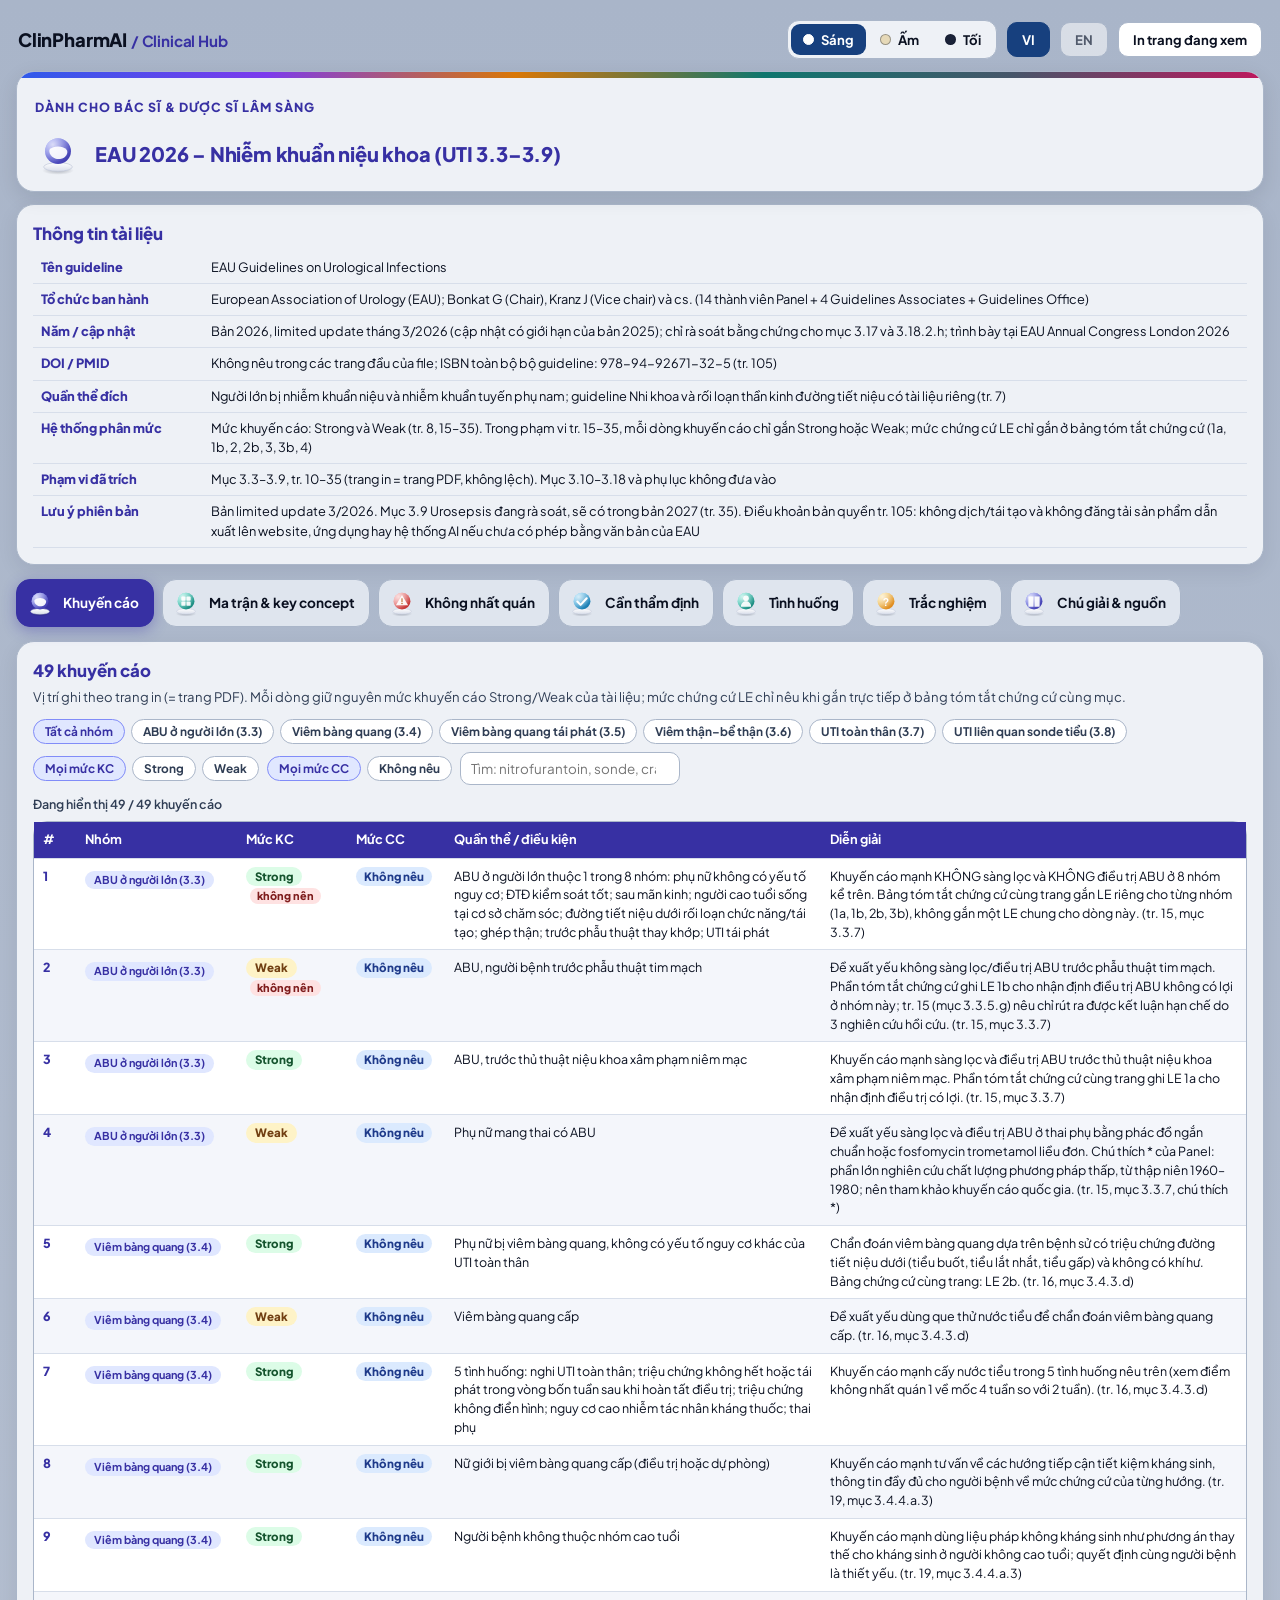
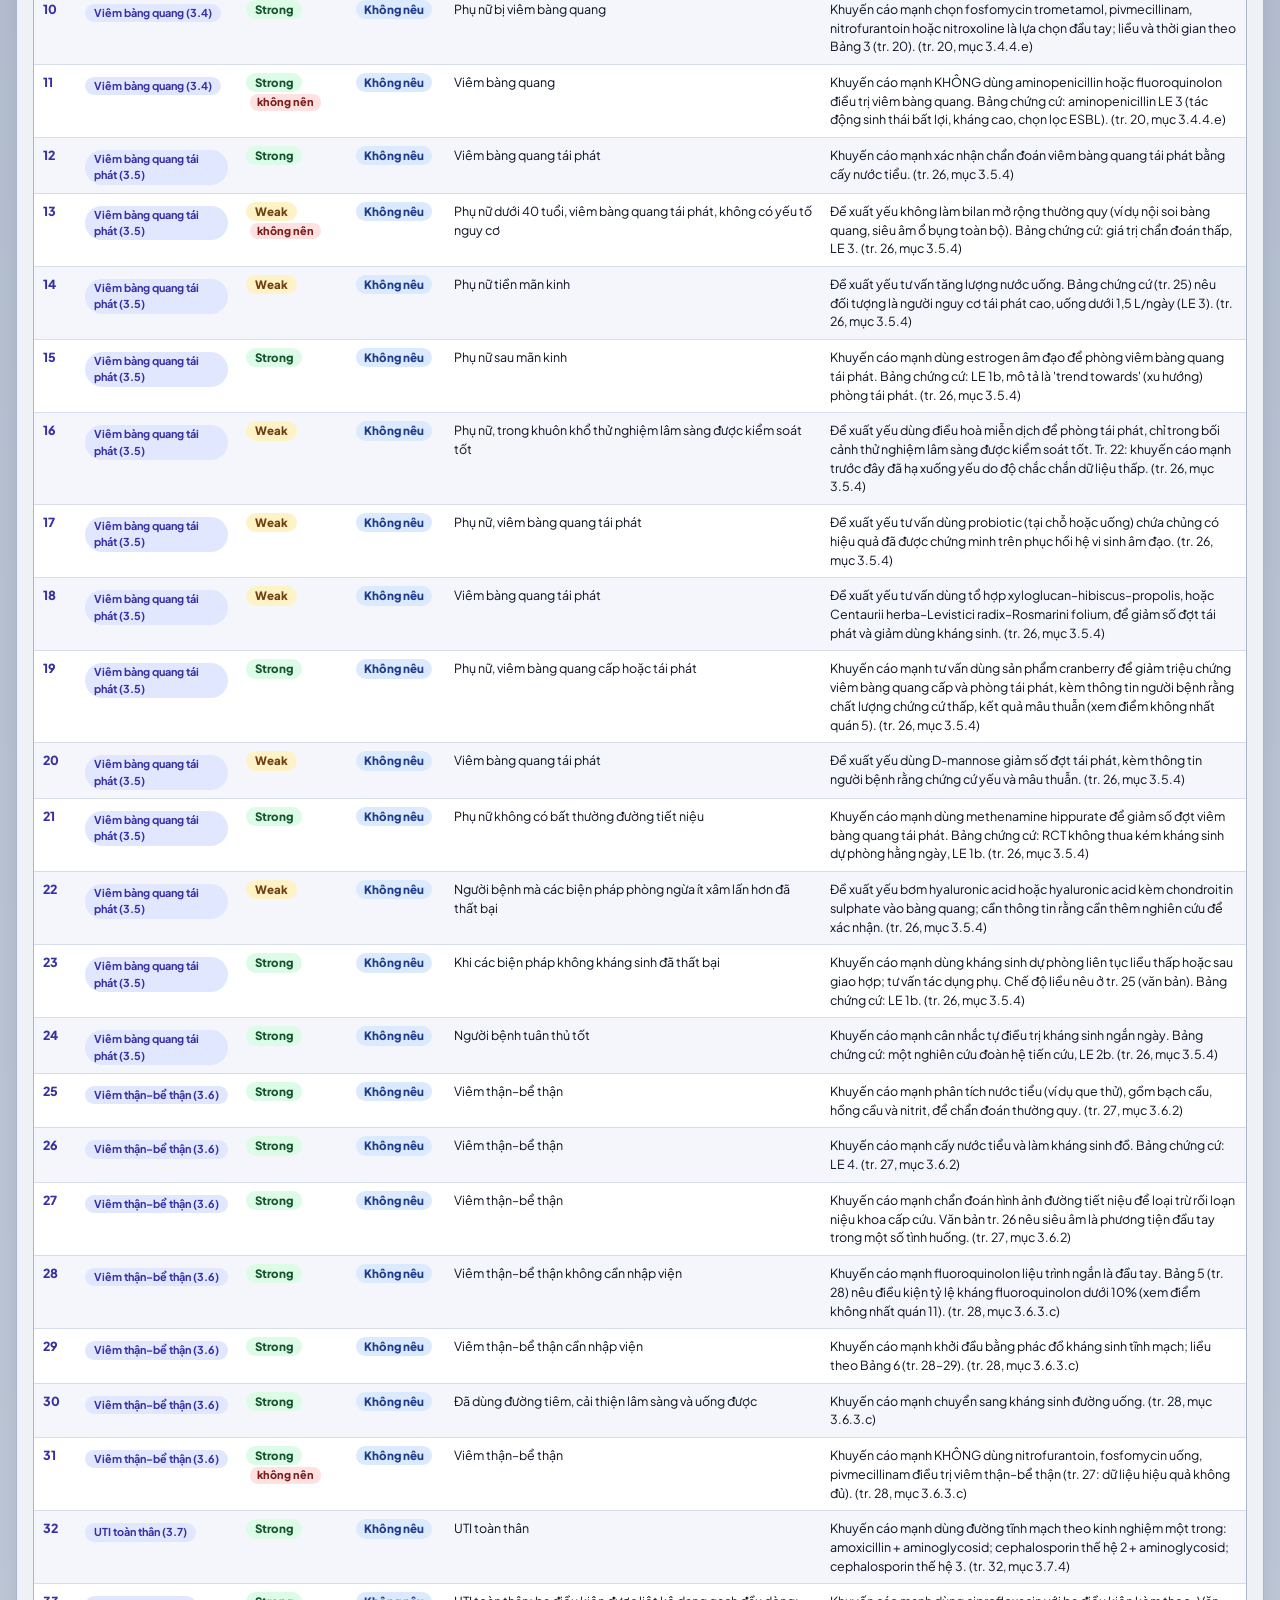
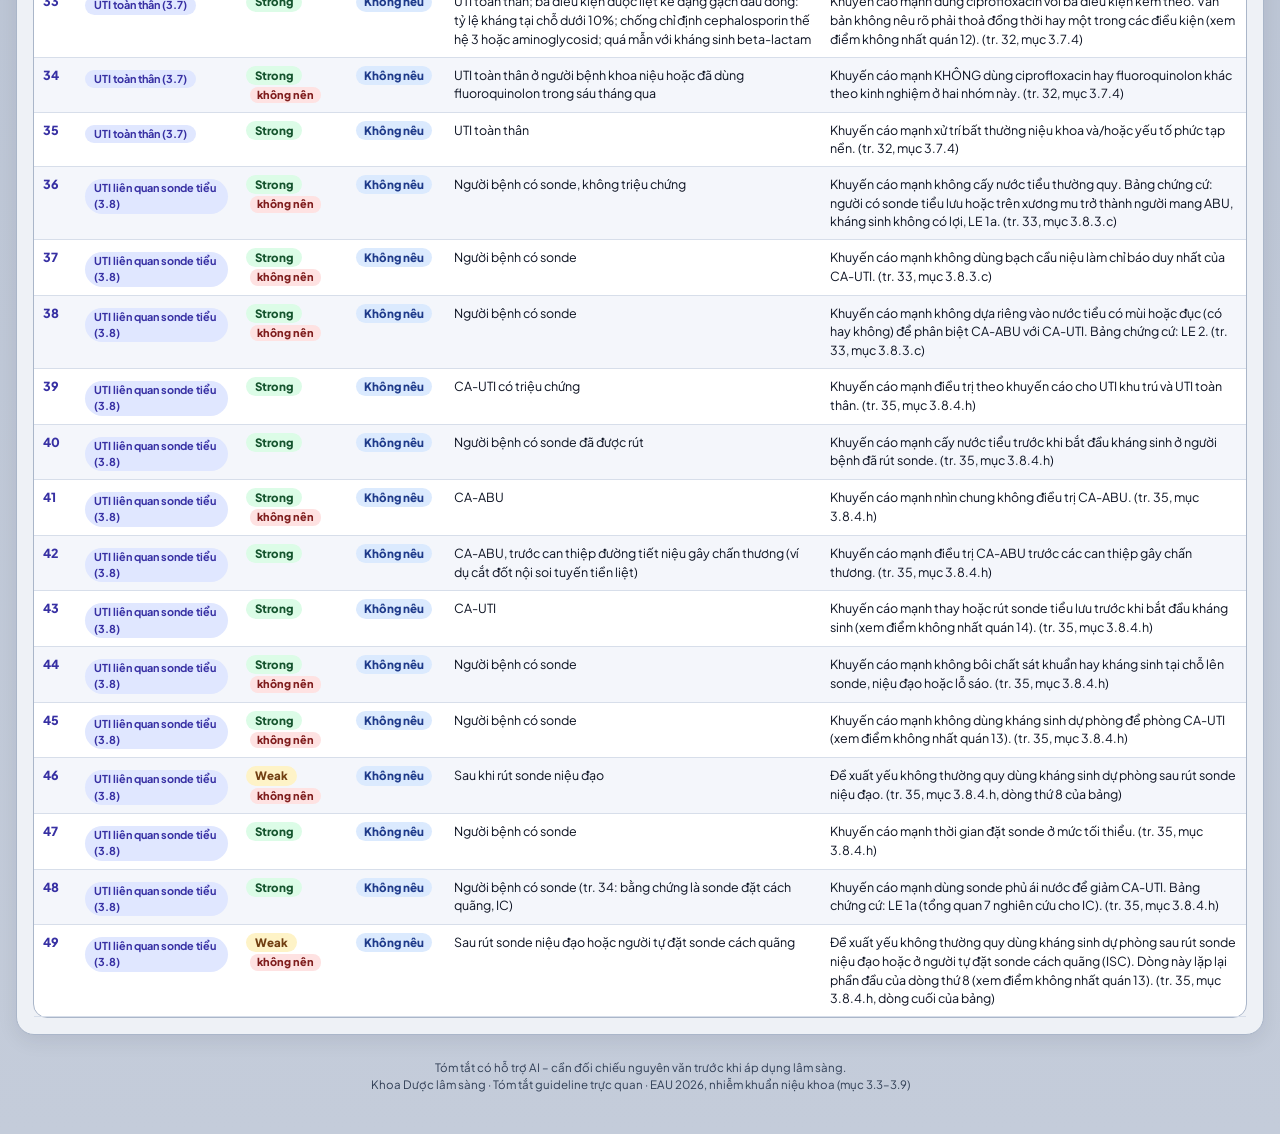
<file: eau-2026-uti-tom-tat.html>
<!doctype html>
<html lang="vi" data-theme="light">
<head>
<meta charset="utf-8">
<meta name="viewport" content="width=device-width, initial-scale=1">
<title>EAU 2026 – Nhiễm khuẩn niệu khoa (UTI 3.3–3.9)</title>
<meta name="description" content="Tóm tắt trực quan EAU Guidelines on Urological Infections 2026 (cập nhật có giới hạn 3/2026), phạm vi mục 3.3–3.9: bảng khuyến cáo, ma trận mức, điểm không nhất quán, tình huống, trắc nghiệm.">
<link rel="preconnect" href="https://fonts.googleapis.com">
<link href="https://fonts.googleapis.com/css2?family=Plus+Jakarta+Sans:wght@400;500;600;700;800&display=swap" rel="stylesheet">
<style>
:root{--bg1:#a9b5c9;--bg2:#c4ccda;--card:#eef1f6;--card2:#dfe5ee;--line:#aab6c9;--tx:#0a1020;--mut:#2f3d54;--dim:#4a5a73;
--surf:#fff;--surf2:#f4f6fb;--tnt:#e0e7ff;--tnt2:#eef2ff;--line2:#d7deea;--band:#c7d2fe;--bandt:#1e1b4b;
--g:#15803d;--gb:#dcfce7;--gt:#14532d;--w:#a16207;--wb:#fef3c7;--wt:#713f12;--b:#b91c1c;--bb:#fee2e2;--bt:#7f1d1d;--n:#1d4ed8;--nb:#dbeafe;--nt:#1e3a8a;
--ind:#3730a3;--indt:#3730a3;--navy:#17407e;
--mild:#15803d;--mild-bg:#dcfce7;--mod:#a16207;--mod-bg:#fef3c7;--sev:#b91c1c;--sev-bg:#fee2e2;--life:#5b1030;--life-bg:#f6dce6;}
:root[data-theme="warm"]{--bg1:#e6d8bb;--bg2:#f3ead6;--card:#fbf5e8;--card2:#f0e6d0;--line:#d4c4a1;--tx:#2a2116;--mut:#5a4a33;--dim:#6b5a40;
--surf:#fffdf7;--surf2:#f8f1e1;--tnt:#f1e3c4;--tnt2:#f6ecd5;--line2:#e6d9bb;--band:#e8d6a8;--bandt:#4a3410;
--ind:#8a4b0f;--indt:#7a3f0a;--navy:#7a4a12;--n:#9a3412;}
:root[data-theme="dark"]{--bg1:#0b1220;--bg2:#111a2e;--card:#16213a;--card2:#1e2b4a;--line:#33466b;--tx:#e8edf8;--mut:#b4c0d8;--dim:#93a3c4;
--surf:#1b2a4a;--surf2:#203154;--tnt:#2a3a66;--tnt2:#243457;--line2:#2f4064;--band:#2f3f78;--bandt:#e0e7ff;
--g:#4ade80;--gb:#12361f;--gt:#bbf7d0;--w:#fbbf24;--wb:#3a2d0b;--wt:#fde68a;--b:#f87171;--bb:#3d1620;--bt:#fecaca;--nb:#14284f;--nt:#bfdbfe;--n:#93c5fd;
--ind:#4f46e5;--indt:#c7d2fe;--navy:#3b5bdb;
--mild-bg:#12361f;--mod-bg:#3a2d0b;--sev-bg:#3d1620;--life-bg:#3a1226;}
*{box-sizing:border-box}
html{scroll-behavior:smooth}
body{margin:0;font-family:"Plus Jakarta Sans",system-ui,-apple-system,"Segoe UI",Roboto,sans-serif;color:var(--tx);background:linear-gradient(180deg,var(--bg1),var(--bg2));background-color:var(--bg2);min-height:100vh;line-height:1.5;-webkit-font-smoothing:antialiased}
.wrap{max-width:1360px;margin:0 auto;padding:16px}
header.top{display:flex;gap:14px;align-items:center;flex-wrap:wrap;background:var(--card);border:1px solid var(--line);border-radius:18px;padding:14px 18px;box-shadow:0 6px 20px rgba(10,16,32,.10)}
header.top h1{margin:0;font-size:1.25rem;font-weight:800;color:var(--indt);letter-spacing:-.01em}
header.top p{margin:2px 0 0;font-size:.82rem;color:var(--mut);max-width:860px}
.ico{width:46px;height:46px;flex:none}
.ico svg{width:100%;height:100%;display:block}
.sp{flex:1}
.ainote{margin:12px 0 0;background:var(--wb);border:1px solid #fcd34d;color:var(--wt);border-radius:12px;padding:10px 14px;font-size:.8rem;font-weight:600}
.ainote p{margin:4px 0 0;font-weight:500}
nav.tabs{display:flex;gap:8px;flex-wrap:wrap;margin:14px 0}
nav.tabs button{display:flex;align-items:center;gap:8px;border:1px solid var(--line);background:var(--card2);color:var(--tx);border-radius:14px;padding:8px 14px 8px 8px;font-weight:700;font-size:.85rem;cursor:pointer;font-family:inherit}
nav.tabs button .ico{width:30px;height:30px}
nav.tabs button[aria-selected="true"]{background:var(--ind);color:#fff;border-color:var(--indt);box-shadow:0 4px 14px rgba(55,48,163,.35)}
nav.tabs button:hover:not([aria-selected="true"]){background:var(--surf)}
button:focus-visible,input:focus-visible,select:focus-visible,a:focus-visible{outline:3px solid #818cf8;outline-offset:2px}
.panel{background:var(--card);border:1px solid var(--line);border-radius:18px;padding:16px;box-shadow:0 6px 20px rgba(10,16,32,.08);margin-bottom:14px}
.panel[hidden]{display:none}
.panel h2{margin:0 0 4px;font-size:1.05rem;font-weight:800;color:var(--indt)}
.panel h3{margin:0 0 6px;font-size:.92rem;font-weight:800;color:var(--indt)}
.sub{margin:0 0 12px;color:var(--mut);font-size:.82rem}
.ref{color:var(--n);font-weight:700;font-size:.72rem;display:block;margin-top:2px}
.cnt{font-size:.78rem;color:var(--mut);font-weight:600;margin:0 0 8px}
.filters{display:flex;gap:8px;flex-wrap:wrap;align-items:center;margin-bottom:10px}
.chips{display:flex;gap:6px;flex-wrap:wrap}
.chip{border:1px solid var(--line);background:var(--surf);border-radius:999px;padding:4px 11px;font-size:.74rem;font-weight:700;color:var(--mut);cursor:pointer;font-family:inherit}
.chip[aria-pressed="true"]{background:var(--tnt);color:var(--indt);border-color:#818cf8}
.search{border:1px solid var(--line);border-radius:10px;padding:7px 10px;font-size:.84rem;font-family:inherit;background:var(--surf);color:var(--tx);min-width:220px}
.sr-only{position:absolute;width:1px;height:1px;overflow:hidden;clip:rect(0 0 0 0)}
.tw{border:1px solid var(--line);border-radius:14px;background:var(--surf)}
.tw .sc{overflow-x:visible}
table.rs{width:100%;border-collapse:collapse;font-size:.78rem}
table.rs th,table.rs td{padding:8px 9px;vertical-align:top;overflow-wrap:anywhere;border-bottom:1px solid var(--line2);text-align:left}
table.rs thead th{background:var(--ind);color:#fff;font-size:.8rem}
table.rs tbody tr:nth-child(even) td{background:var(--surf2)}
td.num{font-weight:800;color:var(--indt);width:42px}
td.drug{min-width:130px;overflow-wrap:normal!important}
td.drug b{color:var(--indt)}
#td td.num,#td th:nth-child(2){width:120px}
#td td.num{white-space:normal}
.grp{display:inline-block;margin-top:4px;background:var(--tnt);color:var(--indt);border-radius:999px;padding:1px 9px;font-size:.68rem;font-weight:700}
.ev{display:inline-block;min-width:24px;text-align:center;border-radius:999px;padding:1px 8px;font-weight:800;font-size:.72rem;margin-right:4px}
.ev.A{background:var(--gb);color:var(--gt)}.ev.D{background:var(--nb);color:var(--nt)}.ev.B{background:var(--wb);color:var(--wt)}
.evn{display:block;font-size:.72rem;color:var(--mut);margin-top:4px}
.empty{text-align:center;color:var(--mut);padding:18px!important}
.flag{display:inline-block;margin-top:4px;background:var(--wb);border:1px solid #fcd34d;color:var(--wt);border-radius:8px;padding:2px 8px;font-size:.72rem;font-weight:700}
.cap{display:inline-block;background:var(--bb);color:var(--bt);border-radius:8px;padding:2px 8px;font-weight:800;font-size:.74rem}
.chipcn{display:inline-block;background:var(--wb);color:var(--wt);border:1px solid #fcd34d;border-radius:999px;padding:1px 9px;font-size:.7rem;font-weight:800}

/* thang mức độ */
.ladder{display:grid;grid-template-columns:repeat(4,1fr);gap:8px;margin-bottom:10px}
.step{border:2px solid var(--line);background:var(--surf);border-radius:14px;padding:9px 10px;cursor:pointer;font-family:inherit;text-align:left;color:var(--tx)}
.step .nm{display:block;font-weight:800;font-size:.9rem}
.step .mt{display:block;font-size:.72rem;color:var(--mut);font-weight:600}
.step[data-k="nhe"]{--c:var(--mild)}.step[data-k="vua"]{--c:var(--mod)}.step[data-k="nang"]{--c:var(--sev)}.step[data-k="doa"]{--c:var(--life)}
.step[aria-pressed="true"]{border-color:var(--c);background:var(--c);color:#fff;box-shadow:0 4px 14px rgba(10,16,32,.25)}
.step[aria-pressed="true"] .mt{color:#fff}
.sevpanel{display:grid;grid-template-columns:1fr 1fr;gap:14px;border:2px solid var(--c);background:var(--surf);border-radius:14px;padding:12px 14px;border-left-width:8px}
.sevpanel .rule,.sevpanel .where{font-size:.78rem;color:var(--mut);margin:0 0 8px;font-weight:600}
dl.signs{margin:0;display:grid;grid-template-columns:150px 1fr;gap:4px 10px;font-size:.78rem}
dl.signs dt{font-weight:800;color:var(--indt)}dl.signs dd{margin:0}
ul.acts{margin:0;padding-left:18px;font-size:.8rem}ul.acts li{margin-bottom:6px}

/* ma trận nhanh */
.qmw{overflow-x:auto}
.qm{width:100%;min-width:760px;table-layout:fixed;border-collapse:separate;border-spacing:4px;font-size:.78rem}
.qm th{background:var(--ind);color:#fff;padding:8px;border-radius:8px}
.qm td.lab{background:var(--card2);font-weight:800;color:var(--indt);padding:8px;border-radius:8px;width:16%}
.qm td.q{padding:8px;border-radius:8px;overflow-wrap:anywhere;font-weight:600;border:1px solid rgba(10,16,32,.10)}
.qg{background:var(--gb);color:var(--gt)}.qw{background:var(--wb);color:var(--wt)}.qb{background:var(--bb);color:var(--bt)}.qn{background:var(--nb);color:var(--nt)}.qd{background:#7f1d1d;color:#fff}
.legend{display:flex;gap:8px;flex-wrap:wrap;margin:10px 0 0;font-size:.76rem;font-weight:700;align-items:center}
.legend span.k{padding:3px 10px;border-radius:999px;border:1px solid rgba(10,16,32,.12)}
.legend a{color:var(--n);text-decoration:underline}

/* đường đi */
.path{display:grid;grid-template-columns:repeat(4,1fr);gap:10px;margin-bottom:12px}
.stage{background:var(--surf);border:1px solid var(--line);border-radius:14px;padding:10px 12px}
.stage .n{display:inline-flex;width:26px;height:26px;border-radius:50%;background:var(--ind);color:#fff;font-weight:800;align-items:center;justify-content:center;font-size:.8rem;margin-bottom:4px}
.stage ul,.gate ul,.box ul,.admit ul{margin:6px 0 0;padding-left:16px;font-size:.78rem}
.stage li,.gate li,.box li,.admit li{margin-bottom:4px}
.gates{display:grid;grid-template-columns:repeat(3,1fr);gap:10px;margin-bottom:12px}
.gate{border-radius:14px;padding:10px 12px;border:2px solid var(--line);background:var(--surf)}
.gate.ok{border-color:var(--g);background:var(--gb)}.gate.part{border-color:#d97706;background:var(--wb)}.gate.bad{border-color:var(--b);background:var(--bb)}
.admit{background:var(--surf);border:2px dashed var(--b);border-radius:14px;padding:10px 14px;margin-bottom:12px}
.cols{display:grid;grid-template-columns:repeat(3,1fr);gap:10px}
.box{background:var(--surf);border:2px solid var(--b);border-radius:14px;padding:10px 12px}
.box.alt{border-color:#d97706}.box.dk{border-color:var(--indt)}

/* công cụ liều */
.form{display:grid;grid-template-columns:repeat(auto-fit,minmax(170px,1fr));gap:10px;margin-bottom:12px}
.form label{display:flex;flex-direction:column;gap:3px;font-size:.74rem;font-weight:700;color:var(--mut)}
.form input,.form select{border:1px solid var(--line);border-radius:10px;padding:8px 10px;font-size:.88rem;font-family:inherit;background:var(--surf);color:var(--tx)}
.est{display:flex;gap:10px;flex-wrap:wrap;margin:8px 0 14px}
.est div{background:var(--tnt);border-radius:12px;padding:8px 14px;font-weight:800;color:var(--indt);font-size:.86rem}
.est small{display:block;font-weight:600;color:var(--mut);font-size:.7rem}
.res{display:grid;grid-template-columns:repeat(auto-fit,minmax(270px,1fr));gap:10px}
.rc{border-radius:14px;padding:12px;border:2px solid var(--c);background:var(--surf)}
.rc h3{margin:0 0 6px;font-size:.88rem;font-weight:800;color:var(--c)}
.badge{display:inline-block;padding:2px 10px;border-radius:999px;font-size:.7rem;font-weight:800;margin-bottom:6px}
.s-ok{background:var(--gb);color:var(--gt)}.s-warn{background:var(--wb);color:var(--wt)}.s-na{background:var(--nb);color:var(--nt)}
.rc .dose{font-weight:800;font-size:.9rem;margin-bottom:6px}
.rc ul{margin:0;padding-left:16px;font-size:.76rem;color:var(--mut)}
.disc{font-size:.76rem;color:var(--mut);margin-top:10px}
.warn{background:var(--wb);border:1px solid #fcd34d;color:var(--wt);border-radius:10px;padding:8px 12px;font-size:.8rem;font-weight:600}

/* tình huống */
.cases{display:grid;gap:12px}
.case{background:var(--surf);border:1px solid var(--line);border-radius:14px;padding:12px 14px}
.case h3{margin:0 0 8px;font-size:.92rem;color:var(--indt);font-weight:800}
.case .row{display:grid;grid-template-columns:120px 1fr;gap:8px;font-size:.8rem;padding:4px 0;border-top:1px dashed var(--line2)}
.case .row b{font-weight:800}
.case .row.p b{color:var(--g)}.case .row.a b{color:var(--w)}.case .row.x b{color:var(--b)}.case .row.y b{color:var(--indt)}

/* trắc nghiệm */
.qh{font-weight:800;font-size:.95rem;margin:6px 0 10px}
.opt{display:block;width:100%;text-align:left;border:2px solid var(--line);background:var(--surf);border-radius:12px;padding:9px 12px;margin-bottom:8px;font-weight:600;font-size:.84rem;cursor:pointer;font-family:inherit;color:var(--tx)}
.opt:hover:not([disabled]){border-color:#818cf8;background:var(--tnt2)}
.opt.ok{border-color:var(--g);background:var(--gb)}.opt.no{border-color:var(--b);background:var(--bb)}
.expl{background:var(--tnt2);border-left:4px solid var(--ind);padding:8px 12px;border-radius:8px;font-size:.8rem;margin:8px 0}
.btn{border:0;background:var(--ind);color:#fff;border-radius:12px;padding:8px 18px;font-weight:800;font-size:.84rem;cursor:pointer;font-family:inherit}
.btn.alt{background:var(--surf);color:var(--indt);border:1px solid var(--ind)}

/* chú giải, nguồn */
.sec ol{margin:0;padding-left:18px;font-size:.8rem}
table.gl{width:100%;table-layout:fixed;border-collapse:collapse;font-size:.76rem;margin-bottom:12px}
table.gl th,table.gl td{border-bottom:1px solid var(--line2);padding:6px 8px;text-align:left;vertical-align:top;overflow-wrap:anywhere}
table.gl th{background:var(--band);color:var(--bandt)}
table.gl td:first-child{font-weight:800;color:var(--indt);width:16%}
.two{display:grid;grid-template-columns:1.2fr 1fr;gap:14px;font-size:.8rem}
.two ul{margin:0;padding-left:18px}.two li{margin-bottom:5px}
.refs{font-size:.76rem;color:var(--mut);list-style:none;padding-left:0!important}
footer{font-size:.72rem;color:var(--mut);text-align:center;padding:10px 0 24px}

@media(max-width:900px){
 .ladder{grid-template-columns:repeat(2,1fr)}.path,.cols,.gates,.two,.sevpanel{grid-template-columns:1fr}
 .case .row{grid-template-columns:1fr}dl.signs{grid-template-columns:120px 1fr}
 .tw{overflow-x:auto}table.rs{min-width:640px}
}
@media(max-width:640px){.wrap{padding:10px}.search{min-width:0;width:100%}}
@media(prefers-reduced-motion:reduce){html{scroll-behavior:auto}}
@media print{nav.tabs,.filters,.ladder,.btn{display:none}body{background:var(--surf)}.panel{break-inside:avoid-page}}

html[data-theme="dark"] .rc h3{color:var(--indt)}
html[data-theme="dark"] .ico svg{filter:brightness(.95)}

/* thanh trên cùng */
.topbar{display:flex;align-items:center;gap:10px;flex-wrap:wrap;padding:4px 2px 12px}
.brand{font-weight:800;font-size:1.15rem;color:var(--tx);letter-spacing:-.01em}
.brand span{color:var(--indt);font-size:.95rem;font-weight:700;margin-left:4px}
.seg{display:flex;gap:2px;border:1px solid var(--line);background:var(--card);border-radius:12px;padding:3px}
.seg button{border:0;background:transparent;border-radius:9px;padding:7px 12px;font-weight:700;font-size:.82rem;display:flex;align-items:center;gap:7px;color:var(--tx);cursor:pointer;font-family:inherit}
.seg button[aria-pressed="true"]{background:var(--navy);color:#fff}
.seg .dot{width:11px;height:11px;border-radius:50%;border:1px solid rgba(10,16,32,.35);display:inline-block}
.dot.l{background:#fff}.dot.w{background:#e6d9b8}.dot.d{background:#1a2238}
.seg button[aria-pressed="true"] .dot{border-color:#fff}
.pb{border:1px solid var(--line);background:var(--surf);border-radius:10px;padding:8px 14px;font-weight:700;font-size:.82rem;color:var(--tx);cursor:pointer;font-family:inherit}
.pb[aria-pressed="true"]{background:var(--navy);color:#fff;border-color:var(--navy)}
.pb:disabled{opacity:.55;cursor:not-allowed}
.pb:hover:not(:disabled):not([aria-pressed="true"]){background:var(--tnt2)}
header.top{position:relative;overflow:hidden;padding-top:26px}
header.top::before{content:"";position:absolute;left:0;right:0;top:0;height:6px;background:linear-gradient(90deg,#2f5bea,#7c3aed,#d97706,#0f766e,#475569,#be185d)}
.eyebrow{width:100%;font-size:.78rem;font-weight:800;letter-spacing:.08em;text-transform:uppercase;color:var(--indt)}

.docinfo{margin-top:12px}
.docinfo dl{margin:6px 0 0;display:grid;grid-template-columns:170px 1fr;gap:0;font-size:.8rem}
.docinfo dt,.docinfo dd{margin:0;padding:6px 8px;border-bottom:1px solid var(--line2)}
.docinfo dt{font-weight:800;color:var(--indt)}
.ainote{font-size:.84rem}
@media(max-width:640px){.docinfo dl{grid-template-columns:1fr}.docinfo dt{border-bottom:0;padding-bottom:0}}
@media print{.topbar{display:none}html[data-theme]{--bg1:#a9b5c9;--bg2:#c4ccda;--card:#eef1f6;--card2:#dfe5ee;--line:#aab6c9;--tx:#0a1020;--mut:#2f3d54;--dim:#4a5a73;--surf:#fff;--surf2:#f4f6fb;--tnt:#e0e7ff;--tnt2:#eef2ff;--line2:#d7deea;--band:#c7d2fe;--bandt:#1e1b4b;--g:#15803d;--gb:#dcfce7;--gt:#14532d;--w:#a16207;--wb:#fef3c7;--wt:#713f12;--b:#b91c1c;--bb:#fee2e2;--bt:#7f1d1d;--n:#1d4ed8;--nb:#dbeafe;--nt:#1e3a8a;--ind:#3730a3;--indt:#3730a3;--navy:#17407e;--mild:#15803d;--mild-bg:#dcfce7;--mod:#a16207;--mod-bg:#fef3c7;--sev:#b91c1c;--sev-bg:#fee2e2;--life:#5b1030;--life-bg:#f6dce6;--bg1:#fff;--bg2:#fff}}

/* bổ sung cho trang ACG */
.st{display:inline-block;border-radius:999px;padding:1px 9px;font-weight:800;font-size:.72rem}
.st.S{background:var(--gb);color:var(--gt)}.st.C{background:var(--wb);color:var(--wt)}
.ev.mod{background:var(--nb);color:var(--nt)}.ev.low{background:var(--tnt);color:var(--indt)}.ev.vlow{background:var(--bb);color:var(--bt)}
.neg{display:inline-block;margin-left:4px;background:var(--bb);color:var(--bt);border-radius:8px;padding:0 7px;font-size:.68rem;font-weight:800}
tr.hl td{outline:2px solid #818cf8;outline-offset:-2px;background:var(--tnt2)!important}
.mx{display:grid;grid-template-columns:110px 1fr 1fr;gap:6px;font-size:.78rem}
.mx>div{border-radius:10px;padding:8px}
.mx .h{background:var(--ind);color:#fff;font-weight:800;text-align:center}
.mx .r{background:var(--card2);color:var(--indt);font-weight:800;display:flex;align-items:center}
.mx .c{background:var(--surf);border:1px solid var(--line2);display:flex;gap:5px;flex-wrap:wrap;align-content:flex-start;min-height:54px}
.mx .c.S{background:var(--gb)}.mx .c.C{background:var(--wb)}
.rb{border:1px solid rgba(10,16,32,.2);background:var(--surf);color:var(--tx);border-radius:8px;padding:2px 9px;font-weight:800;font-size:.76rem;cursor:pointer;font-family:inherit}
.rb:hover{background:var(--tnt)}
.ico3{display:block;width:100%;height:100%}
.note{font-size:.78rem;color:var(--mut);margin:6px 0 0}
.lbl{font-size:.74rem;font-weight:800;color:var(--indt)}
.calc2{display:grid;grid-template-columns:1fr 1fr;gap:14px}
@media(max-width:900px){.calc2{grid-template-columns:1fr}.mx{grid-template-columns:80px 1fr 1fr}}
table.rs td.vt{min-width:150px}
.st,.ev{white-space:nowrap}
table.rs td.nw{min-width:96px;overflow-wrap:normal}

.tg{background:var(--gb);color:var(--gt)}.tw2{background:var(--wb);color:var(--wt)}.tb{background:var(--bb);color:var(--bt)}.tn{background:var(--nb);color:var(--nt)}.ti{background:var(--tnt);color:var(--indt)}
.mx .c.tg{background:var(--gb)}.mx .c.tw2{background:var(--wb)}.mx .c.tb{background:var(--bb)}.mx .c.tn{background:var(--nb)}.mx .c.ti{background:var(--tnt2)}
</style>
</head>
<body>
<svg width="0" height="0" style="position:absolute" aria-hidden="true"><defs>

<linearGradient id="g-ped" x1="0" y1="0" x2="0" y2="1"><stop offset="0" stop-color="#ffffff"/><stop offset="1" stop-color="#d9deea"/></linearGradient>
<linearGradient id="g-ind" x1="0" y1="0" x2="1" y2="1"><stop offset="0" stop-color="#818cf8"/><stop offset="1" stop-color="#3730a3"/></linearGradient>
<linearGradient id="g-teal" x1="0" y1="0" x2="1" y2="1"><stop offset="0" stop-color="#5eead4"/><stop offset="1" stop-color="#0f766e"/></linearGradient>
<linearGradient id="g-amb" x1="0" y1="0" x2="1" y2="1"><stop offset="0" stop-color="#fde68a"/><stop offset="1" stop-color="#d97706"/></linearGradient>
<linearGradient id="g-blu" x1="0" y1="0" x2="1" y2="1"><stop offset="0" stop-color="#7dd3fc"/><stop offset="1" stop-color="#0369a1"/></linearGradient>
<linearGradient id="g-red" x1="0" y1="0" x2="1" y2="1"><stop offset="0" stop-color="#fca5a5"/><stop offset="1" stop-color="#b91c1c"/></linearGradient>
<radialGradient id="r-sh" cx=".5" cy=".5" r=".5"><stop offset="0" stop-color="#0a1020" stop-opacity=".28"/><stop offset="1" stop-color="#0a1020" stop-opacity="0"/></radialGradient>
<radialGradient id="r-hi" cx=".3" cy=".25" r=".7"><stop offset="0" stop-color="#fff" stop-opacity=".75"/><stop offset="1" stop-color="#fff" stop-opacity="0"/></radialGradient>


</defs></svg>
<div class="wrap">
<div class="topbar">
  <div class="brand" id="brand"></div>
  <div class="sp"></div>
  <div class="seg" role="group" aria-label="Chế độ nền">
    <button type="button" data-th="light" aria-pressed="true"><span class="dot l"></span>Sáng</button>
    <button type="button" data-th="warm" aria-pressed="false"><span class="dot w"></span>Ấm</button>
    <button type="button" data-th="dark" aria-pressed="false"><span class="dot d"></span>Tối</button>
  </div>
  <button type="button" class="pb" aria-pressed="true" id="lang-vi">VI</button>
  <button type="button" class="pb" id="lang-en" disabled title="Bản tiếng Anh chưa có">EN</button>
  <button type="button" class="pb" id="print-btn">In trang đang xem</button>
</div>
<header class="top">
  <div class="eyebrow" id="eyebrow"></div>
  <div class="ico" id="hico"></div>
  <div><h1 id="h1"></h1></div>
</header>
<section class="panel docinfo" aria-label="Thông tin tài liệu">
  <h2>Thông tin tài liệu</h2>
  <dl id="docdl"></dl>
</section>
<noscript><p class="ainote">Trang này cần bật JavaScript để hiển thị bảng, bộ lọc và công cụ tính.</p></noscript>
<nav class="tabs" id="tabs" role="tablist" aria-label="Nội dung"></nav>

<div class="panel" id="p-rec" role="tabpanel">
  <h2 id="rec-h"></h2>
  <p class="sub" id="rec-sub"></p>
  <div class="filters">
    <div class="chips" id="gchips" role="group" aria-label="Lọc theo nhóm"></div>
    <div class="chips" id="schips" role="group" aria-label="Lọc theo mức khuyến cáo"></div>
    <div class="chips" id="echips" role="group" aria-label="Lọc theo mức chứng cứ"></div>
    <label class="sr-only" for="q">Tìm trong bảng khuyến cáo</label>
    <input class="search" id="q" type="search" placeholder="Tìm trong bảng khuyến cáo…">
  </div>
  <p class="cnt" id="count" aria-live="polite"></p>
  <div class="tw"><table class="rs" id="recs"></table></div>
</div>

<div class="panel" id="p-mx" role="tabpanel" hidden>
  <h2>Ma trận mức khuyến cáo × mức chứng cứ</h2>
  <p class="sub">Bấm số khuyến cáo để mở dòng tương ứng. Ô trống nghĩa là không có khuyến cáo nào ở mức đó.</p>
  <div class="mx" id="mx"></div>
  <p class="note" id="mx-note"></p>
  <div id="kc-wrap"><h2 style="margin-top:16px" id="kc-h"></h2>
  <div class="tw"><table class="rs" id="kc"></table></div></div>
</div>

<div class="panel" id="p-calc" role="tabpanel" hidden>
  <h2 id="calc-h"></h2>
  <p class="sub" id="calc-sub"></p>
  <div id="calc-body"></div>
  <p class="disc" id="calc-disc"></p>
</div>

<div class="panel" id="p-inc" role="tabpanel" hidden>
  <h2 id="inc-h"></h2>
  <p class="sub" id="inc-sub"></p>
  <div class="tw"><table class="rs" id="inc"></table></div>
</div>

<div class="panel" id="p-val" role="tabpanel" hidden>
  <h2>Khả năng áp dụng tại bệnh viện</h2>
  <p class="sub">Danh sách điểm cần thẩm định. Chưa đối chiếu với danh mục thuốc hay phác đồ nội bộ vì chưa được cung cấp.</p>
  <div class="tw"><table class="rs" id="val"></table></div>
</div>

<div class="panel" id="p-case" role="tabpanel" hidden>
  <h2>Tình huống minh hoạ (AI soạn, không phải ca thật)</h2>
  <p class="sub">Mỗi tình huống dẫn số dòng khuyến cáo làm cơ sở và giữ mức chứng cứ của dòng gốc.</p>
  <div class="cases" id="cases"></div>
</div>

<div class="panel" id="p-quiz" role="tabpanel" hidden>
  <h2>Trắc nghiệm ôn nhanh</h2>
  <p class="sub" id="qprog"></p>
  <div id="quiz"></div>
</div>

<div class="panel sec" id="p-ref" role="tabpanel" hidden>
  <h2>Chú giải từ viết tắt</h2>
  <table class="gl" id="gloss"></table>
  <div class="two">
    <div><h3>Kiểm tra trước khi giao</h3><ul id="selfcheck"></ul></div>
    <div><h3>Nguồn</h3><ul class="refs" id="sources"></ul></div>
  </div>
</div>

<footer id="foot"></footer>
</div>

<script type="application/json" id="data">{"schema": "tom-tat-guideline/v1", "meta": {"title": "EAU 2026 – Nhiễm khuẩn niệu khoa (UTI 3.3–3.9)", "desc": "Tóm tắt trực quan EAU Guidelines on Urological Infections 2026 (cập nhật có giới hạn 3/2026), phạm vi mục 3.3–3.9: bảng khuyến cáo, ma trận mức, điểm không nhất quán, tình huống, trắc nghiệm.", "brand": "ClinPharmAI", "brand_sub": "/ Clinical Hub", "eyebrow": "Dành cho bác sĩ & dược sĩ lâm sàng", "short": "EAU 2026 UTI", "docinfo": [["Tên guideline", "EAU Guidelines on Urological Infections"], ["Tổ chức ban hành", "European Association of Urology (EAU); Bonkat G (Chair), Kranz J (Vice chair) và cs. (14 thành viên Panel + 4 Guidelines Associates + Guidelines Office)"], ["Năm / cập nhật", "Bản 2026, limited update tháng 3/2026 (cập nhật có giới hạn của bản 2025); chỉ rà soát bằng chứng cho mục 3.17 và 3.18.2.h; trình bày tại EAU Annual Congress London 2026"], ["DOI / PMID", "Không nêu trong các trang đầu của file; ISBN toàn bộ bộ guideline: 978-94-92671-32-5 (tr. 105)"], ["Quần thể đích", "Người lớn bị nhiễm khuẩn niệu và nhiễm khuẩn tuyến phụ nam; guideline Nhi khoa và rối loạn thần kinh đường tiết niệu có tài liệu riêng (tr. 7)"], ["Hệ thống phân mức", "Mức khuyến cáo: Strong và Weak (tr. 8, 15–35). Trong phạm vi tr. 15–35, mỗi dòng khuyến cáo chỉ gắn Strong hoặc Weak; mức chứng cứ LE chỉ gắn ở bảng tóm tắt chứng cứ (1a, 1b, 2, 2b, 3, 3b, 4)"], ["Phạm vi đã trích", "Mục 3.3–3.9, tr. 10–35 (trang in = trang PDF, không lệch). Mục 3.10–3.18 và phụ lục không đưa vào"], ["Lưu ý phiên bản", "Bản limited update 3/2026. Mục 3.9 Urosepsis đang rà soát, sẽ có trong bản 2027 (tr. 35). Điều khoản bản quyền tr. 105: không dịch/tái tạo và không đăng tải sản phẩm dẫn xuất lên website, ứng dụng hay hệ thống AI nếu chưa có phép bằng văn bản của EAU"]], "rec_sub": "Vị trí ghi theo trang in (= trang PDF). Mỗi dòng giữ nguyên mức khuyến cáo Strong/Weak của tài liệu; mức chứng cứ LE chỉ nêu khi gắn trực tiếp ở bảng tóm tắt chứng cứ cùng mục.", "search_hint": "Tìm: nitrofurantoin, sonde, cranberry…", "kc_title": "Các điểm thực hành không chấm mức (văn bản, không phải dòng khuyến cáo)", "inc_sub": "Mỗi điểm ghi hai vị trí và nội dung từng bên. Không tự chọn một phía.", "sources": ["Bonkat G, Kranz J, Cai T, Geerlings SE, Köves B, Lambregts MMC, et al. EAU Guidelines on Urological Infections. Limited update March 2026. Arnhem (The Netherlands): European Association of Urology Guidelines Office; 2026. Trình bày tại EAU Annual Congress London 2026. ISBN 978-94-92671-32-5."], "ai_label": "Tóm tắt có hỗ trợ AI – cần đối chiếu nguyên văn trước khi áp dụng lâm sàng.", "footer": "Khoa Dược lâm sàng · Tóm tắt guideline trực quan · EAU 2026, nhiễm khuẩn niệu khoa (mục 3.3–3.9)"}, "groups": ["ABU ở người lớn (3.3)", "Viêm bàng quang (3.4)", "Viêm bàng quang tái phát (3.5)", "Viêm thận–bể thận (3.6)", "UTI toàn thân (3.7)", "UTI liên quan sonde tiểu (3.8)"], "strengths": [{"k": "S", "label": "Strong", "tone": "tg"}, {"k": "W", "label": "Weak", "tone": "tw2"}], "certainty": [{"k": "nd", "label": "Không nêu", "tone": "tn"}], "recs": [{"n": 1, "g": 0, "loc": "tr. 15; mục 3.3.7", "kw": "do not screen or treat asymptomatic bacteriuria in the following conditions", "s": "S", "neg": 1, "c": "nd", "pop": "ABU ở người lớn thuộc 1 trong 8 nhóm: phụ nữ không có yếu tố nguy cơ; ĐTĐ kiểm soát tốt; sau mãn kinh; người cao tuổi sống tại cơ sở chăm sóc; đường tiết niệu dưới rối loạn chức năng/tái tạo; ghép thận; trước phẫu thuật thay khớp; UTI tái phát", "it": "Khuyến cáo mạnh KHÔNG sàng lọc và KHÔNG điều trị ABU ở 8 nhóm kể trên. Bảng tóm tắt chứng cứ cùng trang gắn LE riêng cho từng nhóm (1a, 1b, 2b, 3b), không gắn một LE chung cho dòng này. (tr. 15, mục 3.3.7)"}, {"n": 2, "g": 0, "loc": "tr. 15; mục 3.3.7", "kw": "do not screen or treat asymptomatic bacteriuria in patients prior to cardiovascular surgeries", "s": "W", "neg": 1, "c": "nd", "pop": "ABU, người bệnh trước phẫu thuật tim mạch", "it": "Đề xuất yếu không sàng lọc/điều trị ABU trước phẫu thuật tim mạch. Phần tóm tắt chứng cứ ghi LE 1b cho nhận định điều trị ABU không có lợi ở nhóm này; tr. 15 (mục 3.3.5.g) nêu chỉ rút ra được kết luận hạn chế do 3 nghiên cứu hồi cứu. (tr. 15, mục 3.3.7)"}, {"n": 3, "g": 0, "loc": "tr. 15; mục 3.3.7", "kw": "screen for and treat asymptomatic bacteriuria prior to urological procedures breaching the mucosa", "s": "S", "neg": 0, "c": "nd", "pop": "ABU, trước thủ thuật niệu khoa xâm phạm niêm mạc", "it": "Khuyến cáo mạnh sàng lọc và điều trị ABU trước thủ thuật niệu khoa xâm phạm niêm mạc. Phần tóm tắt chứng cứ cùng trang ghi LE 1a cho nhận định điều trị có lợi. (tr. 15, mục 3.3.7)"}, {"n": 4, "g": 0, "loc": "tr. 15; mục 3.3.7, chú thích *", "kw": "screen for and treat asymptomatic bacteriuria in pregnant women", "s": "W", "neg": 0, "c": "nd", "pop": "Phụ nữ mang thai có ABU", "it": "Đề xuất yếu sàng lọc và điều trị ABU ở thai phụ bằng phác đồ ngắn chuẩn hoặc fosfomycin trometamol liều đơn. Chú thích * của Panel: phần lớn nghiên cứu chất lượng phương pháp thấp, từ thập niên 1960–1980; nên tham khảo khuyến cáo quốc gia. (tr. 15, mục 3.3.7, chú thích *)"}, {"n": 5, "g": 1, "loc": "tr. 16; mục 3.4.3.d", "kw": "diagnose cystitis in women who have no other risk factors for systemic urinary tract", "s": "S", "neg": 0, "c": "nd", "pop": "Phụ nữ bị viêm bàng quang, không có yếu tố nguy cơ khác của UTI toàn thân", "it": "Chẩn đoán viêm bàng quang dựa trên bệnh sử có triệu chứng đường tiết niệu dưới (tiểu buốt, tiểu lắt nhắt, tiểu gấp) và không có khí hư. Bảng chứng cứ cùng trang: LE 2b. (tr. 16, mục 3.4.3.d)"}, {"n": 6, "g": 1, "loc": "tr. 16; mục 3.4.3.d", "kw": "use urine dipstick testing for diagnosis of acute cystitis", "s": "W", "neg": 0, "c": "nd", "pop": "Viêm bàng quang cấp", "it": "Đề xuất yếu dùng que thử nước tiểu để chẩn đoán viêm bàng quang cấp. (tr. 16, mục 3.4.3.d)"}, {"n": 7, "g": 1, "loc": "tr. 16; mục 3.4.3.d", "kw": "urine cultures should be done in the following situations", "s": "S", "neg": 0, "c": "nd", "pop": "5 tình huống: nghi UTI toàn thân; triệu chứng không hết hoặc tái phát trong vòng bốn tuần sau khi hoàn tất điều trị; triệu chứng không điển hình; nguy cơ cao nhiễm tác nhân kháng thuốc; thai phụ", "it": "Khuyến cáo mạnh cấy nước tiểu trong 5 tình huống nêu trên (xem điểm không nhất quán 1 về mốc 4 tuần so với 2 tuần). (tr. 16, mục 3.4.3.d)"}, {"n": 8, "g": 1, "loc": "tr. 19; mục 3.4.4.a.3", "kw": "advise female patients on the possibility of antibiotic-sparing approaches", "s": "S", "neg": 0, "c": "nd", "pop": "Nữ giới bị viêm bàng quang cấp (điều trị hoặc dự phòng)", "it": "Khuyến cáo mạnh tư vấn về các hướng tiếp cận tiết kiệm kháng sinh, thông tin đầy đủ cho người bệnh về mức chứng cứ của từng hướng. (tr. 19, mục 3.4.4.a.3)"}, {"n": 9, "g": 1, "loc": "tr. 19; mục 3.4.4.a.3", "kw": "use non-antibiotic therapy options as an alternative to antibiotic treatment in non-geriatric patients", "s": "S", "neg": 0, "c": "nd", "pop": "Người bệnh không thuộc nhóm cao tuổi", "it": "Khuyến cáo mạnh dùng liệu pháp không kháng sinh như phương án thay thế cho kháng sinh ở người không cao tuổi; quyết định cùng người bệnh là thiết yếu. (tr. 19, mục 3.4.4.a.3)"}, {"n": 10, "g": 1, "loc": "tr. 20; mục 3.4.4.e", "kw": "prescribe fosfomycin trometamol, pivmecillinam, nitrofurantoin or nitroxoline as first-line", "s": "S", "neg": 0, "c": "nd", "pop": "Phụ nữ bị viêm bàng quang", "it": "Khuyến cáo mạnh chọn fosfomycin trometamol, pivmecillinam, nitrofurantoin hoặc nitroxoline là lựa chọn đầu tay; liều và thời gian theo Bảng 3 (tr. 20). (tr. 20, mục 3.4.4.e)"}, {"n": 11, "g": 1, "loc": "tr. 20; mục 3.4.4.e", "kw": "do not use aminopenicillins or fluoroquinolones to treat cystitis", "s": "S", "neg": 1, "c": "nd", "pop": "Viêm bàng quang", "it": "Khuyến cáo mạnh KHÔNG dùng aminopenicillin hoặc fluoroquinolon điều trị viêm bàng quang. Bảng chứng cứ: aminopenicillin LE 3 (tác động sinh thái bất lợi, kháng cao, chọn lọc ESBL). (tr. 20, mục 3.4.4.e)"}, {"n": 12, "g": 2, "loc": "tr. 26; mục 3.5.4", "kw": "diagnose recurrent cystitis by urine culture", "s": "S", "neg": 0, "c": "nd", "pop": "Viêm bàng quang tái phát", "it": "Khuyến cáo mạnh xác nhận chẩn đoán viêm bàng quang tái phát bằng cấy nước tiểu. (tr. 26, mục 3.5.4)"}, {"n": 13, "g": 2, "loc": "tr. 26; mục 3.5.4", "kw": "do not perform an extensive routine workup", "s": "W", "neg": 1, "c": "nd", "pop": "Phụ nữ dưới 40 tuổi, viêm bàng quang tái phát, không có yếu tố nguy cơ", "it": "Đề xuất yếu không làm bilan mở rộng thường quy (ví dụ nội soi bàng quang, siêu âm ổ bụng toàn bộ). Bảng chứng cứ: giá trị chẩn đoán thấp, LE 3. (tr. 26, mục 3.5.4)"}, {"n": 14, "g": 2, "loc": "tr. 26; mục 3.5.4", "kw": "increased fluid intake", "s": "W", "neg": 0, "c": "nd", "pop": "Phụ nữ tiền mãn kinh", "it": "Đề xuất yếu tư vấn tăng lượng nước uống. Bảng chứng cứ (tr. 25) nêu đối tượng là người nguy cơ tái phát cao, uống dưới 1,5 L/ngày (LE 3). (tr. 26, mục 3.5.4)"}, {"n": 15, "g": 2, "loc": "tr. 26; mục 3.5.4", "kw": "use vaginal oestrogen replacement in postmenopausal women", "s": "S", "neg": 0, "c": "nd", "pop": "Phụ nữ sau mãn kinh", "it": "Khuyến cáo mạnh dùng estrogen âm đạo để phòng viêm bàng quang tái phát. Bảng chứng cứ: LE 1b, mô tả là 'trend towards' (xu hướng) phòng tái phát. (tr. 26, mục 3.5.4)"}, {"n": 16, "g": 2, "loc": "tr. 26; mục 3.5.4", "kw": "use immunomodulatory prophylaxis", "s": "W", "neg": 0, "c": "nd", "pop": "Phụ nữ, trong khuôn khổ thử nghiệm lâm sàng được kiểm soát tốt", "it": "Đề xuất yếu dùng điều hoà miễn dịch để phòng tái phát, chỉ trong bối cảnh thử nghiệm lâm sàng được kiểm soát tốt. Tr. 22: khuyến cáo mạnh trước đây đã hạ xuống yếu do độ chắc chắn dữ liệu thấp. (tr. 26, mục 3.5.4)"}, {"n": 17, "g": 2, "loc": "tr. 26; mục 3.5.4", "kw": "probiotics containing strains of proven efficacy", "s": "W", "neg": 0, "c": "nd", "pop": "Phụ nữ, viêm bàng quang tái phát", "it": "Đề xuất yếu tư vấn dùng probiotic (tại chỗ hoặc uống) chứa chủng có hiệu quả đã được chứng minh trên phục hồi hệ vi sinh âm đạo. (tr. 26, mục 3.5.4)"}, {"n": 18, "g": 2, "loc": "tr. 26; mục 3.5.4", "kw": "xyloglucan, hibiscus and propolis, or centaurii herba", "s": "W", "neg": 0, "c": "nd", "pop": "Viêm bàng quang tái phát", "it": "Đề xuất yếu tư vấn dùng tổ hợp xyloglucan–hibiscus–propolis, hoặc Centaurii herba–Levistici radix–Rosmarini folium, để giảm số đợt tái phát và giảm dùng kháng sinh. (tr. 26, mục 3.5.4)"}, {"n": 19, "g": 2, "loc": "tr. 26; mục 3.5.4", "kw": "cranberry products for symptom relief in acute cystitis", "s": "S", "neg": 0, "c": "nd", "pop": "Phụ nữ, viêm bàng quang cấp hoặc tái phát", "it": "Khuyến cáo mạnh tư vấn dùng sản phẩm cranberry để giảm triệu chứng viêm bàng quang cấp và phòng tái phát, kèm thông tin người bệnh rằng chất lượng chứng cứ thấp, kết quả mâu thuẫn (xem điểm không nhất quán 5). (tr. 26, mục 3.5.4)"}, {"n": 20, "g": 2, "loc": "tr. 26; mục 3.5.4", "kw": "use d-mannose to reduce recurrent cystitis episodes", "s": "W", "neg": 0, "c": "nd", "pop": "Viêm bàng quang tái phát", "it": "Đề xuất yếu dùng D-mannose giảm số đợt tái phát, kèm thông tin người bệnh rằng chứng cứ yếu và mâu thuẫn. (tr. 26, mục 3.5.4)"}, {"n": 21, "g": 2, "loc": "tr. 26; mục 3.5.4", "kw": "use methenamine hippurate", "s": "S", "neg": 0, "c": "nd", "pop": "Phụ nữ không có bất thường đường tiết niệu", "it": "Khuyến cáo mạnh dùng methenamine hippurate để giảm số đợt viêm bàng quang tái phát. Bảng chứng cứ: RCT không thua kém kháng sinh dự phòng hằng ngày, LE 1b. (tr. 26, mục 3.5.4)"}, {"n": 22, "g": 2, "loc": "tr. 26; mục 3.5.4", "kw": "use endovesical instillations of hyaluronic acid", "s": "W", "neg": 0, "c": "nd", "pop": "Người bệnh mà các biện pháp phòng ngừa ít xâm lấn hơn đã thất bại", "it": "Đề xuất yếu bơm hyaluronic acid hoặc hyaluronic acid kèm chondroitin sulphate vào bàng quang; cần thông tin rằng cần thêm nghiên cứu để xác nhận. (tr. 26, mục 3.5.4)"}, {"n": 23, "g": 2, "loc": "tr. 26; mục 3.5.4", "kw": "use continuous or postcoital antimicrobial prophylaxis", "s": "S", "neg": 0, "c": "nd", "pop": "Khi các biện pháp không kháng sinh đã thất bại", "it": "Khuyến cáo mạnh dùng kháng sinh dự phòng liên tục liều thấp hoặc sau giao hợp; tư vấn tác dụng phụ. Chế độ liều nêu ở tr. 25 (văn bản). Bảng chứng cứ: LE 1b. (tr. 26, mục 3.5.4)"}, {"n": 24, "g": 2, "loc": "tr. 26; mục 3.5.4", "kw": "consider self-administered short-term antimicrobial therapy", "s": "S", "neg": 0, "c": "nd", "pop": "Người bệnh tuân thủ tốt", "it": "Khuyến cáo mạnh cân nhắc tự điều trị kháng sinh ngắn ngày. Bảng chứng cứ: một nghiên cứu đoàn hệ tiến cứu, LE 2b. (tr. 26, mục 3.5.4)"}, {"n": 25, "g": 3, "loc": "tr. 27; mục 3.6.2", "kw": "perform urinalysis (e.g. using the dipstick method)", "s": "S", "neg": 0, "c": "nd", "pop": "Viêm thận–bể thận", "it": "Khuyến cáo mạnh phân tích nước tiểu (ví dụ que thử), gồm bạch cầu, hồng cầu và nitrit, để chẩn đoán thường quy. (tr. 27, mục 3.6.2)"}, {"n": 26, "g": 3, "loc": "tr. 27; mục 3.6.2", "kw": "perform urine culture and antimicrobial susceptibility testing in patients with pyelonephritis", "s": "S", "neg": 0, "c": "nd", "pop": "Viêm thận–bể thận", "it": "Khuyến cáo mạnh cấy nước tiểu và làm kháng sinh đồ. Bảng chứng cứ: LE 4. (tr. 27, mục 3.6.2)"}, {"n": 27, "g": 3, "loc": "tr. 27; mục 3.6.2", "kw": "perform imaging of the urinary tract to exclude urgent urological disorders", "s": "S", "neg": 0, "c": "nd", "pop": "Viêm thận–bể thận", "it": "Khuyến cáo mạnh chẩn đoán hình ảnh đường tiết niệu để loại trừ rối loạn niệu khoa cấp cứu. Văn bản tr. 26 nêu siêu âm là phương tiện đầu tay trong một số tình huống. (tr. 27, mục 3.6.2)"}, {"n": 28, "g": 3, "loc": "tr. 28; mục 3.6.3.c", "kw": "short-course fluoroquinolones as first-line treatment", "s": "S", "neg": 0, "c": "nd", "pop": "Viêm thận–bể thận không cần nhập viện", "it": "Khuyến cáo mạnh fluoroquinolon liệu trình ngắn là đầu tay. Bảng 5 (tr. 28) nêu điều kiện tỷ lệ kháng fluoroquinolon dưới 10% (xem điểm không nhất quán 11). (tr. 28, mục 3.6.3.c)"}, {"n": 29, "g": 3, "loc": "tr. 28; mục 3.6.3.c", "kw": "requiring hospitalisation with an intravenous antimicrobial regimen initially", "s": "S", "neg": 0, "c": "nd", "pop": "Viêm thận–bể thận cần nhập viện", "it": "Khuyến cáo mạnh khởi đầu bằng phác đồ kháng sinh tĩnh mạch; liều theo Bảng 6 (tr. 28–29). (tr. 28, mục 3.6.3.c)"}, {"n": 30, "g": 3, "loc": "tr. 28; mục 3.6.3.c", "kw": "switch patients initially treated with parenteral therapy", "s": "S", "neg": 0, "c": "nd", "pop": "Đã dùng đường tiêm, cải thiện lâm sàng và uống được", "it": "Khuyến cáo mạnh chuyển sang kháng sinh đường uống. (tr. 28, mục 3.6.3.c)"}, {"n": 31, "g": 3, "loc": "tr. 28; mục 3.6.3.c", "kw": "do not use nitrofurantoin, oral fosfomycin and pivmecillinam to treat pyelonephritis", "s": "S", "neg": 1, "c": "nd", "pop": "Viêm thận–bể thận", "it": "Khuyến cáo mạnh KHÔNG dùng nitrofurantoin, fosfomycin uống, pivmecillinam điều trị viêm thận–bể thận (tr. 27: dữ liệu hiệu quả không đủ). (tr. 28, mục 3.6.3.c)"}, {"n": 32, "g": 4, "loc": "tr. 32; mục 3.7.4", "kw": "use the following antimicrobials as empirical intravenous treatment for systemic uti", "s": "S", "neg": 0, "c": "nd", "pop": "UTI toàn thân", "it": "Khuyến cáo mạnh dùng đường tĩnh mạch theo kinh nghiệm một trong: amoxicillin + aminoglycosid; cephalosporin thế hệ 2 + aminoglycosid; cephalosporin thế hệ 3. (tr. 32, mục 3.7.4)"}, {"n": 33, "g": 4, "loc": "tr. 32; mục 3.7.4", "kw": "use ciprofloxacin, provided that", "s": "S", "neg": 0, "c": "nd", "pop": "UTI toàn thân; ba điều kiện được liệt kê dạng gạch đầu dòng: tỷ lệ kháng tại chỗ dưới 10%; chống chỉ định cephalosporin thế hệ 3 hoặc aminoglycosid; quá mẫn với kháng sinh beta-lactam", "it": "Khuyến cáo mạnh dùng ciprofloxacin với ba điều kiện kèm theo. Văn bản không nêu rõ phải thoả đồng thời hay một trong các điều kiện (xem điểm không nhất quán 12). (tr. 32, mục 3.7.4)"}, {"n": 34, "g": 4, "loc": "tr. 32; mục 3.7.4", "kw": "do not use ciprofloxacin or other fluoroquinolones for the empirical treatment of systemic", "s": "S", "neg": 1, "c": "nd", "pop": "UTI toàn thân ở người bệnh khoa niệu hoặc đã dùng fluoroquinolon trong sáu tháng qua", "it": "Khuyến cáo mạnh KHÔNG dùng ciprofloxacin hay fluoroquinolon khác theo kinh nghiệm ở hai nhóm này. (tr. 32, mục 3.7.4)"}, {"n": 35, "g": 4, "loc": "tr. 32; mục 3.7.4", "kw": "manage any urological abnormality and/or underlying complicating factors", "s": "S", "neg": 0, "c": "nd", "pop": "UTI toàn thân", "it": "Khuyến cáo mạnh xử trí bất thường niệu khoa và/hoặc yếu tố phức tạp nền. (tr. 32, mục 3.7.4)"}, {"n": 36, "g": 5, "loc": "tr. 33; mục 3.8.3.c", "kw": "do not carry out routine urine culture in asymptomatic catheterised patients", "s": "S", "neg": 1, "c": "nd", "pop": "Người bệnh có sonde, không triệu chứng", "it": "Khuyến cáo mạnh không cấy nước tiểu thường quy. Bảng chứng cứ: người có sonde tiểu lưu hoặc trên xương mu trở thành người mang ABU, kháng sinh không có lợi, LE 1a. (tr. 33, mục 3.8.3.c)"}, {"n": 37, "g": 5, "loc": "tr. 33; mục 3.8.3.c", "kw": "do not use pyuria as sole indicator for catheter-associated uti", "s": "S", "neg": 1, "c": "nd", "pop": "Người bệnh có sonde", "it": "Khuyến cáo mạnh không dùng bạch cầu niệu làm chỉ báo duy nhất của CA-UTI. (tr. 33, mục 3.8.3.c)"}, {"n": 38, "g": 5, "loc": "tr. 33; mục 3.8.3.c", "kw": "do not use the presence or absence of odorous or cloudy urine alone", "s": "S", "neg": 1, "c": "nd", "pop": "Người bệnh có sonde", "it": "Khuyến cáo mạnh không dựa riêng vào nước tiểu có mùi hoặc đục (có hay không) để phân biệt CA-ABU với CA-UTI. Bảng chứng cứ: LE 2. (tr. 33, mục 3.8.3.c)"}, {"n": 39, "g": 5, "loc": "tr. 35; mục 3.8.4.h", "kw": "treat symptomatic catheter-associated uti according to the recommendations for localised", "s": "S", "neg": 0, "c": "nd", "pop": "CA-UTI có triệu chứng", "it": "Khuyến cáo mạnh điều trị theo khuyến cáo cho UTI khu trú và UTI toàn thân. (tr. 35, mục 3.8.4.h)"}, {"n": 40, "g": 5, "loc": "tr. 35; mục 3.8.4.h", "kw": "take a urine culture prior to initiating antimicrobial therapy in catheterised patients", "s": "S", "neg": 0, "c": "nd", "pop": "Người bệnh có sonde đã được rút", "it": "Khuyến cáo mạnh cấy nước tiểu trước khi bắt đầu kháng sinh ở người bệnh đã rút sonde. (tr. 35, mục 3.8.4.h)"}, {"n": 41, "g": 5, "loc": "tr. 35; mục 3.8.4.h", "kw": "do not treat catheter-associated asymptomatic bacteriuria in general", "s": "S", "neg": 1, "c": "nd", "pop": "CA-ABU", "it": "Khuyến cáo mạnh nhìn chung không điều trị CA-ABU. (tr. 35, mục 3.8.4.h)"}, {"n": 42, "g": 5, "loc": "tr. 35; mục 3.8.4.h", "kw": "treat catheter-associated asymptomatic bacteriuria prior to traumatic urinary tract", "s": "S", "neg": 0, "c": "nd", "pop": "CA-ABU, trước can thiệp đường tiết niệu gây chấn thương (ví dụ cắt đốt nội soi tuyến tiền liệt)", "it": "Khuyến cáo mạnh điều trị CA-ABU trước các can thiệp gây chấn thương. (tr. 35, mục 3.8.4.h)"}, {"n": 43, "g": 5, "loc": "tr. 35; mục 3.8.4.h", "kw": "replace or remove the indwelling catheter before starting antimicrobial therapy", "s": "S", "neg": 0, "c": "nd", "pop": "CA-UTI", "it": "Khuyến cáo mạnh thay hoặc rút sonde tiểu lưu trước khi bắt đầu kháng sinh (xem điểm không nhất quán 14). (tr. 35, mục 3.8.4.h)"}, {"n": 44, "g": 5, "loc": "tr. 35; mục 3.8.4.h", "kw": "do not apply topical antiseptics or antimicrobials to the catheter, urethra or meatus", "s": "S", "neg": 1, "c": "nd", "pop": "Người bệnh có sonde", "it": "Khuyến cáo mạnh không bôi chất sát khuẩn hay kháng sinh tại chỗ lên sonde, niệu đạo hoặc lỗ sáo. (tr. 35, mục 3.8.4.h)"}, {"n": 45, "g": 5, "loc": "tr. 35; mục 3.8.4.h", "kw": "do not use prophylactic antimicrobials to prevent catheter-associated utis", "s": "S", "neg": 1, "c": "nd", "pop": "Người bệnh có sonde", "it": "Khuyến cáo mạnh không dùng kháng sinh dự phòng để phòng CA-UTI (xem điểm không nhất quán 13). (tr. 35, mục 3.8.4.h)"}, {"n": 46, "g": 5, "loc": "tr. 35; mục 3.8.4.h (dòng thứ 8 của bảng)", "kw": "do not routinely use antibiotic prophylaxis to prevent clinical uti after urethral catheter removal", "s": "W", "neg": 1, "c": "nd", "pop": "Sau khi rút sonde niệu đạo", "it": "Đề xuất yếu không thường quy dùng kháng sinh dự phòng sau rút sonde niệu đạo. (tr. 35, mục 3.8.4.h, dòng thứ 8 của bảng)"}, {"n": 47, "g": 5, "loc": "tr. 35; mục 3.8.4.h", "kw": "the duration of catheterisation should be minimal", "s": "S", "neg": 0, "c": "nd", "pop": "Người bệnh có sonde", "it": "Khuyến cáo mạnh thời gian đặt sonde ở mức tối thiểu. (tr. 35, mục 3.8.4.h)"}, {"n": 48, "g": 5, "loc": "tr. 35; mục 3.8.4.h", "kw": "use hydrophilic-coated catheters to reduce catheter-associated utis", "s": "S", "neg": 0, "c": "nd", "pop": "Người bệnh có sonde (tr. 34: bằng chứng là sonde đặt cách quãng, IC)", "it": "Khuyến cáo mạnh dùng sonde phủ ái nước để giảm CA-UTI. Bảng chứng cứ: LE 1a (tổng quan 7 nghiên cứu cho IC). (tr. 35, mục 3.8.4.h)"}, {"n": 49, "g": 5, "loc": "tr. 35; mục 3.8.4.h (dòng cuối của bảng)", "kw": "or in patients performing intermittent self-catheterisation", "s": "W", "neg": 1, "c": "nd", "pop": "Sau rút sonde niệu đạo hoặc người tự đặt sonde cách quãng", "it": "Đề xuất yếu không thường quy dùng kháng sinh dự phòng sau rút sonde niệu đạo hoặc ở người tự đặt sonde cách quãng (ISC). Dòng này lặp lại phần đầu của dòng thứ 8 (xem điểm không nhất quán 13). (tr. 35, mục 3.8.4.h, dòng cuối của bảng)"}], "kc": [{"id": "KC1", "loc": "tr. 9 (Hình 1, Bảng 1)", "txt": "Phân loại mới của Panel bỏ thuật ngữ 'uncomplicated/complicated'; chia UTI khu trú (viêm bàng quang, không có dấu hiệu/triệu chứng toàn thân, ở cả hai giới) và UTI toàn thân (có dấu hiệu/triệu chứng toàn thân, có thể kèm triệu chứng tại chỗ); cả hai có thể kèm yếu tố nguy cơ.", "cond": "Cả hai giới"}, {"id": "KC2", "loc": "tr. 10 (mục 3.1.1)", "txt": "Trong phân loại đề xuất, giới nam không được xem là yếu tố nguy cơ vì thiếu hỗ trợ từ y văn hiện đại; Bảng 2 liệt kê các yếu tố nguy cơ (sỏi, sonde tiểu lưu, tắc nghẽn, dùng kháng sinh trước đó, vi khuẩn kháng thuốc...).", "cond": "UTI nói chung"}, {"id": "KC3", "loc": "tr. 19 (mục 3.4.4.b, 3.4.4.c)", "txt": "Cảnh báo EU từ 11/3/2019: fluoroquinolon trong viêm bàng quang chỉ dùng khi không thích hợp dùng các thuốc đầu tay khác. Thai kỳ: penicillin, cephalosporin, fosfomycin, nitrofurantoin (không dùng khi thiếu G6PD và cuối thai kỳ), trimethoprim (không ở 3 tháng đầu), sulphonamid (không ở 3 tháng cuối) có thể cân nhắc.", "cond": "Viêm bàng quang; thai kỳ"}, {"id": "KC4", "loc": "tr. 19 (mục 3.4.4.c.2)", "txt": "Suy thận: không cần chỉnh liều cho đến khi GFR dưới 20 mL/phút, trừ kháng sinh độc thận như aminoglycosid; nitrofurantoin chống chỉ định khi eGFR dưới 30 mL/phút/1,73 m².", "cond": "Viêm bàng quang kèm suy thận"}, {"id": "KC5", "loc": "tr. 21 (mục 3.4.5, 3.5.1)", "txt": "Viêm bàng quang tái phát: từ ba đợt/năm hoặc hai đợt trong sáu tháng. Không xét nghiệm hoặc cấy sau điều trị ở người không triệu chứng. Triệu chứng không hết hoặc tái phát trong hai tuần: cấy, kháng sinh đồ, nên cân nhắc liệu trình 7 ngày với thuốc khác.", "cond": "Phụ nữ"}, {"id": "KC6", "loc": "tr. 25 (mục 3.5.3.d.1)", "txt": "Phác đồ dự phòng kháng sinh nêu trong văn bản: nitrofurantoin 50 hoặc 100 mg một lần/ngày; fosfomycin trometamol 3 g một lần/tuần; trimethoprim 100 mg một lần/ngày; thai kỳ: cephalexin 125 hoặc 250 mg hoặc cefaclor 250 mg một lần/ngày. Chọn thuốc theo dữ liệu kháng thuốc tại chỗ.", "cond": "Viêm bàng quang tái phát; liệu trình do tài liệu nêu trong văn bản, không nằm trong dòng khuyến cáo"}, {"id": "KC7", "loc": "tr. 29 (mục 3.6.3, cuối)", "txt": "Thai phụ viêm thận–bể thận nhẹ có thể cân nhắc điều trị ngoại trú bằng kháng sinh tiêm thích hợp nếu theo dõi sát được; tổng thời gian 7–10 ngày sau chuyển uống. Nam bị UTI sốt, viêm thận–bể thận, tái phát hoặc nghi yếu tố phức tạp: tối thiểu hai tuần, ưu tiên fluoroquinolon.", "cond": "Thai phụ; nam giới"}, {"id": "KC8", "loc": "tr. 30 (mục 3.7.2.c–d, 3.7.3.a.2)", "txt": "UTI toàn thân: thử thai ở phụ nữ có khả năng mang thai khi không loại trừ được; cấy máu khi nhiễm khuẩn huyết/bệnh nặng hoặc phân lập S. aureus từ nước tiểu. Nặng hoặc tắc nghẽn: carbapenem (imipenem 500 mg IV mỗi 6 giờ hoặc meropenem 1 g IV mỗi 8 giờ), thêm vancomycin hoặc daptomycin/linezolid khi cần phủ MRSA; thu hẹp phổ khi có kháng sinh đồ.", "cond": "UTI toàn thân nặng hoặc tắc nghẽn"}, {"id": "KC9", "loc": "tr. 31 (mục 3.7.3.a.4)", "txt": "Thời gian điều trị UTI toàn thân nhìn chung 5–10 ngày; khi cải thiện trong 48–72 giờ: fluoroquinolon 5–7 ngày, trimethoprim–sulfamethoxazole 7–10 ngày, beta-lactam 7–10 ngày. Nam giới: 7 ngày kém hơn 14 ngày.", "cond": "UTI toàn thân"}, {"id": "KC10", "loc": "tr. 35 (mục 3.8.4.g)", "txt": "CA-UTI: 7 ngày nếu đáp ứng nhanh, 14 ngày nếu đáp ứng chậm, bất kể còn sonde hay không; levofloxacin 5 ngày có thể cân nhắc nếu không nặng; 3 ngày có thể cân nhắc ở nữ ≤ 65 tuổi sau rút sonde, không triệu chứng đường tiết niệu trên.", "cond": "CA-UTI có triệu chứng"}, {"id": "KC11", "loc": "tr. 35 (mục 3.9)", "txt": "Mục 3.9 Urosepsis đang được rà soát, sẽ có trong bản 2027; trong thời gian chờ, tài liệu hướng dẫn tham khảo Surviving Sepsis Campaign 2021. Bản tóm tắt này không có khuyến cáo urosepsis của EAU 2026.", "cond": "Urosepsis"}], "inc": [{"t": "Mốc thời gian cấy nước tiểu khi triệu chứng tái phát sau điều trị viêm bàng quang", "a": "tr. 16, mục 3.4.3.d: cấy nước tiểu khi triệu chứng không hết hoặc tái phát 'within four weeks' sau hoàn tất điều trị (Strong)", "b": "tr. 21, mục 3.4.5: cấy và kháng sinh đồ khi triệu chứng hết rồi tái phát 'within two weeks'", "note": "Hai mốc 2 và 4 tuần cùng mô tả tái phát sau điều trị; khuyến cáo (Strong) chỉ nêu 4 tuần."}, {"t": "Lựa chọn đầu tay cho viêm bàng quang: danh sách thuốc trong văn bản so với khuyến cáo và Bảng 3", "a": "tr. 19, mục 3.4.4.b: fosfomycin trometamol, pivmecillinam, nitrofurantoin 'should be considered' đầu tay; cephalosporin uống và aminopenicillin+ức chế beta-lactamase 'not recommended for empirical therapy... may be used in selected cases'", "b": "tr. 20: khuyến cáo (Strong) thêm nitroxoline; Bảng 3 nêu nitroxoline 250 mg t.i.d 5 ngày và cefadroxil 500 mg b.i.d, cefpodoxime 100 mg b.i.d (3 ngày) ở mục 'Alternatives' không kèm điều kiện", "note": "Nitroxoline không có trong đoạn văn tr. 19. Cephalosporin uống vừa 'không khuyến cáo theo kinh nghiệm' (tr. 19) vừa là phương án thay thế trong Bảng 3."}, {"t": "Điều trị viêm bàng quang ở nam giới", "a": "tr. 20, mục 3.4.4.d: pivmecillinam và nitrofurantoin 'are recommended' cho nam trẻ (nitrofurantoin chỉ khi đã loại trừ viêm tuyến tiền liệt)", "b": "tr. 20, Bảng 3 mục 'Treatment in men': chỉ có trimethoprim–sulfamethoxazole 160/800 mg b.i.d 7 ngày; chú thích * nêu nitrofurantoin dùng cho nam trẻ không có viêm tuyến tiền liệt, chưa có dữ liệu về thời gian", "note": "Pivmecillinam không có hàng riêng cho nam trong Bảng 3 và không có liều/thời gian cho nam."}, {"t": "Cùng một nội dung, dùng cụm 'should be considered' và khuyến cáo 'Strong' cho liệu pháp không kháng sinh", "a": "tr. 19, mục 3.4.4.b: 'non-antibiotic therapy alone should be considered as an alternative'; tr. 18: tỷ lệ thành công của liệu pháp không kháng sinh thấp hơn kháng sinh khi tính các kết cục như giải quyết không hoàn toàn, cần thêm kháng sinh hoặc viêm thận–bể thận", "b": "tr. 19, khuyến cáo: 'Use non-antibiotic therapy options as an alternative...' (Strong)", "note": "Cùng mức Strong dù văn bản nêu các điểm bất lợi; điều kiện 'không cao tuổi' và quyết định cùng người bệnh được giữ ở cả hai nơi."}, {"t": "Cranberry: mức khuyến cáo và nhãn chứng cứ so với mô tả trong văn bản", "a": "tr. 23, mục 3.5.3.c.6: Cochrane không thấy giảm có ý nghĩa; 'efficacy of cranberry products remains unclear'; chứng cứ yếu", "b": "tr. 25: LE 1a 'supports their use for the treatment of acute cystitis symptoms and the prevention of recurrence'; tr. 26: khuyến cáo Strong kèm câu chất lượng chứng cứ thấp, kết quả mâu thuẫn", "note": "Cùng một sản phẩm: văn bản nói hiệu quả chưa rõ, bảng tóm tắt gắn LE 1a, khuyến cáo Strong; các chế phẩm thực vật/nutraceutical khác trong cùng bảng tr. 26 là Weak."}, {"t": "D-mannose: LE ở hai bảng tóm tắt và khuyến cáo", "a": "tr. 18, bảng chứng cứ 3.4.4.a.3: LE 2, 'contradictory evidence on the efficacy of D-mannose'; tr. 24: RCT 2 g/ngày trong 6 tháng, 150/294 (51,0%) so với 161/289 (55,7%), p = 0,26, không giảm có ý nghĩa", "b": "tr. 25: LE 1b 'efficacy of D-mannose alone to relieve acute symptoms... compared to cotrimoxazole'; tr. 26: khuyến cáo Weak dùng D-mannose giảm số đợt tái phát", "note": "Hai LE khác nhau (2 và 1b) cho D-mannose ở hai mục; LE 1b ở tr. 25 gắn với kết cục giảm triệu chứng cấp, không phải giảm tái phát."}, {"t": "Mốc thời gian chẩn đoán hình ảnh bổ sung ở viêm thận–bể thận/UTI toàn thân", "a": "tr. 26, mục 3.6.1.d: 'febrile after 72 hours of treatment'; tr. 27 (bảng chứng cứ): 'after 48-72 hours' (LE 4)", "b": "tr. 30, mục 3.7.2.e: 'persistent clinical symptoms despite 48 to 72 hours'", "note": "Mốc 72 giờ so với khoảng 48–72 giờ."}, {"t": "Thời gian trimethoprim–sulfamethoxazole", "a": "tr. 28, Bảng 5 (viêm thận–bể thận): 160/800 mg b.i.d 14 ngày", "b": "tr. 31, mục 3.7.3.a.4 (UTI toàn thân, khi cải thiện trong 48–72 giờ): trimethoprim–sulfamethoxazole 7–10 ngày", "note": "14 ngày so với 7–10 ngày; phạm vi áp dụng của hai nơi khác nhau (viêm thận–bể thận so với UTI toàn thân) nhưng viêm thận–bể thận thuộc UTI toàn thân theo tr. 29."}, {"t": "Thời gian điều trị ở nam giới: Bảng 5 bỏ sót điều kiện giới", "a": "tr. 29: nam bị UTI sốt, viêm thận–bể thận hoặc tái phát: 'a minimum treatment duration of two weeks', ưu tiên fluoroquinolon; tr. 31: ở nam giới 7 ngày kém hơn 14 ngày", "b": "tr. 28, Bảng 5: ciprofloxacin 7 ngày, levofloxacin 5 ngày, không nêu ngoại lệ cho nam", "note": "Bảng không kèm điều kiện giới trong khi văn bản có ngoại lệ."}, {"t": "Bảng 6 (đường tiêm): levofloxacin ghi 'oral'", "a": "tr. 28, Bảng 6 'Empirical parenteral antimicrobial therapy': levofloxacin 'Standard dosage: 500mg oral q.d; High dosage: 500mg oral b.i.d'", "b": "tr. 28, Bảng 5 'oral': cùng liều ghi 'oral'", "note": "Hàng levofloxacin ở bảng đường tiêm dùng chữ 'oral'; không suy luận thay cho tài liệu, cần đối chiếu nguyên văn."}, {"t": "Fluoroquinolon theo kinh nghiệm: khuyến cáo viêm thận–bể thận so với khuyến cáo UTI toàn thân", "a": "tr. 28: Strong, fluoroquinolon liệu trình ngắn đầu tay cho viêm thận–bể thận không nhập viện; tr. 29/31: viêm thận–bể thận thuộc ví dụ UTI toàn thân; tr. 31 (outpatients): ciprofloxacin và levofloxacin được ưu tiên", "b": "tr. 32: Strong, không dùng ciprofloxacin hay fluoroquinolon khác theo kinh nghiệm ở UTI toàn thân ở khoa niệu hoặc đã dùng fluoroquinolon trong 6 tháng", "note": "Khuyến cáo viêm thận–bể thận không kèm hai ngoại lệ của tr. 32; tr. 28 chỉ nêu điều kiện kháng dưới 10% ở Bảng 5."}, {"t": "Điều kiện dùng ciprofloxacin theo kinh nghiệm ở UTI toàn thân", "a": "tr. 31, bảng chứng cứ (LE 2): ciprofloxacin nếu kháng < 10% và (and) chống chỉ định cephalosporin thế hệ 3 hoặc aminoglycosid; cùng trang: quá mẫn penicillin vẫn có thể dùng cephalosporin trừ khi từng có phản vệ toàn thân", "b": "tr. 32, khuyến cáo (Strong): 'provided that' + ba gạch đầu dòng, gồm thêm 'hypersensitivity for beta-lactam antimicrobials'", "note": "Điều kiện quá mẫn beta-lactam chỉ có ở khuyến cáo; không nêu rõ ba điều kiện là đồng thời hay lựa chọn."}, {"t": "Dự phòng kháng sinh trong CA-UTI: khuyến cáo trùng lặp và khác mức", "a": "tr. 35: 'Do not use prophylactic antimicrobials to prevent catheter-associated UTIs' (Strong)", "b": "tr. 35: hai dòng Weak gần giống nhau: 'Do not routinely use antibiotic prophylaxis... after urethral catheter removal' và dòng cuối thêm 'or in patients performing intermittent self-catheterisation'", "note": "Ba dòng về dự phòng kháng sinh với hai mức Strong/Weak; hai dòng Weak trùng nội dung một phần."}, {"t": "Thay sonde trước khi dùng kháng sinh: khuyến cáo không kèm điều kiện, văn bản có điều kiện", "a": "tr. 35, khuyến cáo (Strong): 'Replace or remove the indwelling catheter before starting antimicrobial therapy'", "b": "tr. 35, văn bản: thay sonde nếu đã đặt hai tuần tại thời điểm khởi phát CA-UTI và vẫn còn chỉ định; nếu có thể ngừng thì cấy nước tiểu giữa dòng; sonde dài hạn không thay thường quy", "note": "Điều kiện hai tuần và chỉ định tiếp tục đặt không có trong dòng khuyến cáo."}, {"t": "Theo dõi sau điều trị: không xét nghiệm so với theo dõi 48–72 giờ", "a": "tr. 29, mục 3.6.4: sau điều trị ở người không triệu chứng 'not indicated' xét nghiệm nước tiểu hoặc cấy", "b": "tr. 31, mục 3.7.3.a.6: theo dõi trong 48–72 giờ cho viêm thận–bể thận ngoại trú; xét nghiệm nước tiểu sau vài tuần nếu có tiểu máu lúc đầu", "note": "Bối cảnh khác nhau (người không triệu chứng so với ngoại trú đang điều trị/có tiểu máu); ghi để đọc đúng điều kiện."}, {"t": "Tham chiếu chéo mục không tồn tại", "a": "tr. 25, mục 3.5.3.d.2: 'same as for sporadic acute cystitis (Section 3.4.4.4)'", "b": "tr. 3, Mục lục: mục 3.4.4 chỉ có các tiểu mục 3.4.4.a–3.4.4.e", "note": "Mục 3.4.4.4 không có trong mục lục; nội dung kháng sinh viêm bàng quang ở 3.4.4.b và 3.4.4.e (tr. 19–20)."}], "val": [{"item": "Fosfomycin trometamol 3 g, pivmecillinam, nitrofurantoin, nitroxoline: có trong danh mục, nhãn cấp phép và liều tại Việt Nam", "ref": "10, KC3, Bảng 3"}, {"item": "Cefadroxil, cefpodoxime, ceftibuten, cefotaxime, ceftriaxone, cefepime: sẵn có và chế độ liều tại bệnh viện", "ref": "28, 32, Bảng 5–6"}, {"item": "Tỷ lệ kháng E. coli với trimethoprim–sulfamethoxazole (ngưỡng dưới 20%) và fluoroquinolon (ngưỡng dưới 10%) từ dữ liệu vi sinh địa phương", "ref": "28, 33, 34, Bảng 3, Bảng 5"}, {"item": "Ceftolozane/tazobactam, ceftazidime/avibactam, cefiderocol, meropenem–vaborbactam, plazomicin: có lưu hành/danh mục hay không", "ref": "Bảng 6 (tr. 29)"}, {"item": "Phác đồ ngoại trú cho thai phụ có ABU/viêm bàng quang: đối chiếu khuyến cáo quốc gia (Panel khuyến nghị tham khảo khuyến cáo quốc gia)", "ref": "4, KC3"}, {"item": "Danh mục sản phẩm không kháng sinh (D-mannose, xyloglucan, cranberry, probiotic, methenamine hippurate, HA/CS bơm bàng quang): có/không trong danh mục và nhãn tại Việt Nam", "ref": "8, 9, 12–22"}, {"item": "Quy trình sàng lọc ABU trước thủ thuật niệu khoa và ở thai phụ tại khoa Sản/Niệu", "ref": "3, 4"}, {"item": "Quy trình chăm sóc sonde tiểu (rút sớm, nhắc rút sonde, sonde phủ ái nước), cấy nước tiểu cho người có sonde", "ref": "36–49"}, {"item": "Khuyến cáo EAU là hướng dẫn chuyên khoa Niệu; đối chiếu với hướng dẫn chẩn đoán và điều trị của Bộ Y tế và phác đồ kháng sinh nội viện trước khi áp dụng", "ref": "Toàn bộ"}, {"item": "Quyền sử dụng: EAU không cho phép đăng tải nội dung dẫn xuất lên website, ứng dụng hoặc hệ thống AI nếu chưa có văn bản cho phép (tr. 105); xin phép EAU trước khi đăng trang HTML này lên bất kỳ nền tảng công khai nào", "ref": "tr. 105, mục 7"}], "cases": [{"t": "Tình huống 1 (AI soạn, giả định): viêm bàng quang cấp, không yếu tố nguy cơ", "rows": [["Giả định", "Nữ 28 tuổi, tiểu buốt, tiểu lắt nhắt, tiểu gấp 2 ngày, không sốt, không đau hố thắt lưng, không khí hư, không mang thai, không bệnh nền."], ["Điều tài liệu nói", "Chẩn đoán dựa trên bệnh sử và không có khí hư (khuyến cáo 5, strong). Có thể dùng que thử (khuyến cáo 6, weak). Chưa thuộc tình huống bắt buộc cấy nước tiểu (khuyến cáo 7). Đầu tay: fosfomycin trometamol, pivmecillinam, nitrofurantoin hoặc nitroxoline (khuyến cáo 10, strong). Không dùng aminopenicillin hoặc fluoroquinolon (khuyến cáo 11)."], ["Liều (Bảng 3, tr. 20)", "Fosfomycin trometamol 3 g liều đơn; nitrofurantoin monohydrate/macrocrystals 100 mg b.i.d 5 ngày; pivmecillinam 400 mg t.i.d 3–5 ngày; nitroxoline 250 mg t.i.d 5 ngày."], ["Cần thẩm định", "Thuốc có trong danh mục; tỷ lệ kháng tại chỗ; khuyến cáo 8–9 về liệu pháp không kháng sinh cần thảo luận cùng người bệnh."]]}, {"t": "Tình huống 2 (AI soạn, giả định): ABU phát hiện tình cờ", "rows": [["Giả định", "Nữ 72 tuổi, sống tại cơ sở chăm sóc dài hạn, cấy nước tiểu định kỳ dương tính, không triệu chứng."], ["Điều tài liệu nói", "Không sàng lọc và không điều trị ABU ở người cao tuổi sống tại cơ sở chăm sóc và ở phụ nữ sau mãn kinh (khuyến cáo 1, strong)."], ["Điều không nói", "Khuyến cáo không trả lời nên làm gì với kết quả dương tính ở người có triệu chứng nhận thức hoặc mệt mỏi không đặc hiệu; cần đánh giá lâm sàng theo mục 3.1 (Bảng 1, tr. 9)."], ["Cần thẩm định", "Quy trình cấy nước tiểu thường quy tại cơ sở."]]}, {"t": "Tình huống 3 (AI soạn, giả định): viêm bàng quang tái phát", "rows": [["Giả định", "Nữ 34 tuổi, 3 đợt viêm bàng quang trong 12 tháng, thường sau giao hợp, không bất thường đường tiết niệu."], ["Điều tài liệu nói", "Cấy nước tiểu xác nhận (khuyến cáo 12, strong). Không bilan mở rộng thường quy ở phụ nữ dưới 40 tuổi không yếu tố nguy cơ (khuyến cáo 13, weak). Tư vấn tăng nước (14, weak). Khi biện pháp không kháng sinh thất bại: dự phòng kháng sinh liên tục hoặc sau giao hợp (khuyến cáo 23, strong)."], ["Điều văn bản nêu thêm", "Chọn chiến lược theo mối liên quan với giao hợp và ý muốn người bệnh; chế độ liều ở tr. 25, không nằm trong dòng khuyến cáo."], ["Cần thẩm định", "Danh mục thuốc dự phòng, dữ liệu kháng thuốc tại chỗ."]]}, {"t": "Tình huống 4 (AI soạn, giả định): viêm thận–bể thận ở nam", "rows": [["Giả định", "Nam 45 tuổi, sốt 39 °C, đau hố thắt lưng, tiểu buốt, uống được, không nhập viện, không dùng fluoroquinolon trong 6 tháng qua."], ["Điều tài liệu nói", "Phân tích nước tiểu, cấy và kháng sinh đồ, hình ảnh (khuyến cáo 25–27). Không nhập viện: fluoroquinolon liệu trình ngắn là đầu tay (khuyến cáo 28), Bảng 5: ciprofloxacin 500–750 mg b.i.d 7 ngày, điều kiện kháng dưới 10%."], ["Điểm cần đọc kỹ", "Văn bản tr. 29: nam bị UTI sốt, viêm thận–bể thận, tối thiểu hai tuần (xem điểm không nhất quán 9). Khuyến cáo 34 (tr. 32) loại trừ fluoroquinolon theo kinh nghiệm ở khoa niệu hoặc đã dùng fluoroquinolon trong 6 tháng."], ["Cần thẩm định", "Kháng thuốc tại chỗ; năng lực theo dõi 48–72 giờ."]]}, {"t": "Tình huống 5 (AI soạn, giả định): người có sonde tiểu lưu", "rows": [["Giả định", "Nam 70 tuổi đặt sonde tiểu lưu dài ngày, nước tiểu đục và có mùi, không sốt, không đau hố thắt lưng."], ["Điều tài liệu nói", "Không cấy nước tiểu thường quy khi không triệu chứng (khuyến cáo 36). Không dựa riêng vào nước tiểu đục hoặc có mùi (khuyến cáo 38). Không dựa riêng vào bạch cầu niệu (37). Nhìn chung không điều trị CA-ABU (41)."], ["Nếu có triệu chứng", "Điều trị theo khuyến cáo UTI khu trú và toàn thân (39); thay hoặc rút sonde trước khi dùng kháng sinh (43), lưu ý điều kiện hai tuần ở tr. 35; thời gian 7 ngày nếu đáp ứng nhanh, 14 ngày nếu chậm (KC10)."], ["Cần thẩm định", "Quy trình chăm sóc sonde tại khoa."]]}], "quiz": [{"q": "Theo khuyến cáo 3 (tr. 15), ABU trước thủ thuật niệu khoa xâm phạm niêm mạc được khuyến cáo thế nào?", "o": ["Không sàng lọc, không điều trị (strong)", "Sàng lọc và điều trị (strong)", "Sàng lọc và điều trị (weak)", "Chỉ điều trị khi có triệu chứng"], "a": 1, "e": "Tr. 15: 'Screen for and treat ... prior to urological procedures breaching the mucosa', Strong; LE 1a ở bảng chứng cứ."}, {"q": "Khuyến cáo sàng lọc và điều trị ABU ở thai phụ (khuyến cáo 4) mang mức nào và Panel nhấn mạnh điều gì?", "o": ["Strong; chứng cứ mạnh, hiện đại", "Weak; nhiều nghiên cứu cũ, nên tham khảo khuyến cáo quốc gia", "Strong; áp dụng cho mọi quốc gia", "Không có khuyến cáo"], "a": 1, "e": "Tr. 15, chú thích *: phần lớn nghiên cứu chất lượng thấp từ 1960–1980; nên tham khảo khuyến cáo quốc gia."}, {"q": "Thuốc nào nằm ở mục 'Alternatives' của Bảng 3 (tr. 20) chứ không nằm trong dòng khuyến cáo đầu tay?", "o": ["Nitroxoline", "Pivmecillinam", "Cefpodoxime", "Fosfomycin trometamol"], "a": 2, "e": "Tr. 20: khuyến cáo đầu tay gồm fosfomycin trometamol, pivmecillinam, nitrofurantoin, nitroxoline; cefadroxil và cefpodoxime ở mục Alternatives."}, {"q": "Ngưỡng eGFR nào khiến nitrofurantoin bị chống chỉ định theo tr. 19?", "o": ["Dưới 60 mL/phút/1,73 m²", "Dưới 45", "Dưới 30", "Dưới 20"], "a": 2, "e": "Tr. 19: chống chỉ định khi eGFR dưới 30 mL/phút/1,73 m². Con số 20 mL/phút là ngưỡng chỉnh liều chung, không áp dụng cho nitrofurantoin."}, {"q": "Khuyến cáo 31 (tr. 28) nói gì về nitrofurantoin, fosfomycin uống và pivmecillinam trong viêm thận–bể thận?", "o": ["Dùng được nếu nhạy cảm", "Không dùng (strong)", "Chỉ dùng cho thai phụ", "Dùng liều đơn"], "a": 1, "e": "Tr. 28: 'Do not use nitrofurantoin, oral fosfomycin and pivmecillinam to treat pyelonephritis' (Strong); tr. 27: dữ liệu không đủ."}, {"q": "Ở người có sonde, đặc điểm nào KHÔNG nên dùng riêng để phân biệt CA-ABU với CA-UTI (tr. 33)?", "o": ["Sốt mới xuất hiện", "Nước tiểu đục hoặc có mùi", "Đau hố thắt lưng", "Rối loạn tri giác mới"], "a": 1, "e": "Tr. 33: không dùng riêng nước tiểu có mùi hoặc đục (Strong). Các dấu hiệu còn lại được tr. 32 nêu là phù hợp với CA-UTI."}, {"q": "Điểm không nhất quán nào được ghi nhận liên quan đến cranberry?", "o": ["Khuyến cáo weak nhưng LE 1a", "Khuyến cáo strong, văn bản tr. 23 nói hiệu quả chưa rõ, tr. 26 kèm cảnh báo chất lượng thấp", "Không có trong phần tóm tắt", "Chỉ dùng cho nam"], "a": 1, "e": "Tr. 23, 25, 26: văn bản 'efficacy remains unclear'; tr. 25 LE 1a; tr. 26 Strong kèm thông tin chất lượng thấp, mâu thuẫn (điểm không nhất quán 5)."}], "gloss": [{"term": "ABU", "mean": "Vi khuẩn niệu không triệu chứng (asymptomatic bacteriuria)", "page": "11"}, {"term": "CA-UTI", "mean": "UTI liên quan sonde tiểu (catheter-associated UTI)", "page": "32"}, {"term": "CA-ABU", "mean": "Vi khuẩn niệu không triệu chứng liên quan sonde", "page": "32"}, {"term": "LE", "mean": "Mức chứng cứ (level of evidence) ở bảng tóm tắt chứng cứ", "page": "15"}, {"term": "SD", "mean": "Liều đơn (single dose)", "page": "20"}, {"term": "b.i.d", "mean": "Hai lần mỗi ngày", "page": "20"}, {"term": "t.i.d", "mean": "Ba lần mỗi ngày", "page": "20"}, {"term": "q.d", "mean": "Một lần mỗi ngày", "page": "28"}, {"term": "q.i.d", "mean": "Bốn lần mỗi ngày", "page": "29"}, {"term": "ESBL", "mean": "Beta-lactamase phổ rộng (extended-spectrum beta-lactamase)", "page": "20"}, {"term": "IC / ISC", "mean": "Đặt sonde cách quãng / tự đặt sonde cách quãng", "page": "34"}, {"term": "GAG", "mean": "Glycosaminoglycan (lớp phủ niêm mạc bàng quang)", "page": "24"}, {"term": "HA / CS", "mean": "Hyaluronic acid / chondroitin sulphate", "page": "24"}, {"term": "CFU", "mean": "Đơn vị hình thành khuẩn lạc", "page": "32"}], "selfcheck": ["Phạm vi: chương 3.3–3.9 (tr. 10–35), cộng tr. 1–9 để định danh. Không tóm tắt 3.10–3.18 và các phần từ tr. 36 trở đi; đây không phải toàn bộ guideline.", "Đã đọc bằng văn bản tr. 1–35 (trừ chi tiết tr. 12–14, 17 chỉ đọc lướt ở phần dẫn nhập ABU và viêm bàng quang không nằm trong dòng khuyến cáo) và xem ảnh các trang có bảng/hộp khuyến cáo: tr. 20, 28, 29, 32, 35; Hình 1 (tr. 9) chỉ đọc bằng văn bản. Bảng 3 (tr. 20): kiểm tự động chỉ khớp tên thuốc vì bố cục bảng; liều/thời gian cefadroxil, cefpodoxime đã đối chiếu bằng ảnh trang.", "Nhãn: mọi dòng khuyến cáo trong phạm vi chỉ gắn mức khuyến cáo Strong hoặc Weak; mức chứng cứ LE (1a, 1b, 2, 2b, 3, 3b, 4) chỉ gắn ở các dòng 'Summary of evidence', không gắn riêng cho từng dòng khuyến cáo nên cột mức chứng cứ ghi 'Không nêu'.", "Quyền sử dụng: tr. 105 nêu EAU không cho phép đăng tải nội dung dẫn xuất lên website hay hệ thống AI nếu chưa có văn bản cho phép; bản tóm tắt này chỉ dùng cá nhân/giáo dục. Chưa mở các bài nguồn trích dẫn trong guideline. Script chưa thay việc đọc lại nguyên văn."], "checks": {"pdf": "EAU-UTI-2026.pdf", "page_offset": 0, "items": [{"p": 8, "s": "strong recommendations typically indicate"}, {"p": 8, "s": "weak recommendations typically indicate"}, {"p": 9, "s": "localised uti (i.e. cystitis): a cystitis without any signs and symptoms of systemic"}, {"p": 9, "s": "systemic uti: an infection with signs and symptoms of systemic infection"}, {"p": 10, "s": "male sex not considered as a risk factor"}, {"p": 11, "s": "1-5% of healthy premenopausal females"}, {"p": 15, "s": "1b"}, {"p": 15, "s": "1a"}, {"p": 15, "s": "3b"}, {"p": 15, "s": "2b"}, {"p": 15, "s": "2.4% vs 0.6%"}, {"p": 15, "s": "do not screen or treat asymptomatic bacteriuria in the following conditions"}, {"p": 15, "s": "do not screen or treat asymptomatic bacteriuria in patients prior to cardiovascular surgeries"}, {"p": 15, "s": "screen for and treat asymptomatic bacteriuria prior to urological procedures breaching the mucosa"}, {"p": 15, "s": "screen for and treat asymptomatic bacteriuria in pregnant women with standard"}, {"p": 15, "s": "from the 1960s to 1980s"}, {"p": 15, "s": "consult national recommendations for pregnant women"}, {"p": 15, "s": "patients prior to arthroplasty surgeries"}, {"p": 15, "s": "patients with recurrent urinary tract infections"}, {"p": 16, "s": "diagnose cystitis in women who have no other risk factors for systemic urinary tract"}, {"p": 16, "s": "use urine dipstick testing for diagnosis of acute cystitis"}, {"p": 16, "s": "urine cultures should be done in the following situations"}, {"p": 16, "s": "within four weeks after completion of treatment"}, {"p": 16, "s": "women who present with atypical symptoms"}, {"p": 16, "s": "pregnant women."}, {"p": 16, "s": "an accurate diagnosis of cystitis in women can be based on a focused history"}, {"p": 18, "s": "63% reduction in antibiotic use"}, {"p": 18, "s": "contradictory evidence on the efficacy of d-mannose"}, {"p": 18, "s": "centaurii herba, levistici radix and rosmarini folium alone are effective"}, {"p": 19, "s": "advise female patients on the possibility of antibiotic-sparing approaches"}, {"p": 19, "s": "use non-antibiotic therapy options as an alternative to antibiotic treatment in non-geriatric patients"}, {"p": 19, "s": "fosfomycin trometamol 3g single-dose, pivmecillinam 400mg three times daily for three to five days"}, {"p": 19, "s": "nitrofurantoin monohydrate/macrocrystals 100mg twice daily for five days"}, {"p": 19, "s": "co-trimoxazole (160/800mg twice daily for three days)"}, {"p": 19, "s": "resistance rates for e. coli of < 20%"}, {"p": 19, "s": "not recommended for empirical therapy due to ecological collateral damage"}, {"p": 19, "s": "no adjustment of dose is necessary until the glomerular filtration rate (gfr) is < 20ml/min"}, {"p": 19, "s": "nitrofurantoin is contraindicated in patients with an estimated gfr of less than 30ml/min/1.73m2"}, {"p": 19, "s": "trimethoprim (not in the first trimester)"}, {"p": 19, "s": "sulphonamides (not in the last trimester)"}, {"p": 20, "s": "for empirical oral treatment of acute uncomplicated cystitis in younger men, pivmecillinam and nitrofurantoin are recommended"}, {"p": 20, "s": "prescribe fosfomycin trometamol, pivmecillinam, nitrofurantoin or nitroxoline as first-line treatment for cystitis in women"}, {"p": 20, "s": "do not use aminopenicillins or fluoroquinolones to treat cystitis"}, {"p": 20, "s": "nitroxoline 250mg t.i.d 5 days"}, {"p": 20, "s": "cefadroxil"}, {"p": 20, "s": "cefpodoxime"}, {"p": 20, "s": "alternatives"}, {"p": 20, "s": "treatment in men"}, {"p": 20, "s": "trimethoprim 200mg b.i.d 5 days"}, {"p": 20, "s": "160/800mg b.i.d 7 days"}, {"p": 20, "s": "fosfomycin trometamol 3g sd 1 day"}, {"p": 20, "s": "pivmecillinam 400mg t.i.d 3-5 days"}, {"p": 20, "s": "1b"}, {"p": 20, "s": "1a"}, {"p": 21, "s": "within two weeks"}, {"p": 21, "s": "retreatment with a seven-day regimen using another agent should be considered"}, {"p": 21, "s": "at least three episodes of cystitis/year or two episodes of cystitis in the last six months"}, {"p": 21, "s": "additional fluid intake of 1.5l per day"}, {"p": 22, "s": "previous strong recommendation has been downgraded to weak"}, {"p": 23, "s": "cranberry products remains unclear"}, {"p": 23, "s": "there is no clear clinical evidence regarding the appropriate dose"}, {"p": 24, "s": "150 of 294 (51.0%)"}, {"p": 24, "s": "161 of 289 (55.7%)"}, {"p": 24, "s": "p = 0.26"}, {"p": 24, "s": "not inferior to antibiotic prophylaxis"}, {"p": 25, "s": "nitrofurantoin 50mg or 100mg once daily, fosfomycin trometamol 3g once weekly, trimethoprim 100mg once daily"}, {"p": 25, "s": "section 3.4.4.4"}, {"p": 25, "s": "extensive routine workup (e.g. cystoscopy, imaging) has a low diagnostic yield"}, {"p": 25, "s": "an rct demonstrated the efficacy of d-mannose alone to relieve acute symptoms in acute cystitis compared to cotrimoxazole"}, {"p": 25, "s": "current scientific evidence regarding the efficacy of cranberry remedies"}, {"p": 25, "s": "a prospective cohort study showed that intermittent self-start therapy"}, {"p": 25, "s": "an rct demonstrated the noninferiority of twice daily methenamine hippurate"}, {"p": 26, "s": "diagnose recurrent cystitis by urine culture"}, {"p": 26, "s": "do not perform an extensive routine workup (e.g. cystoscopy, full-abdominal ultrasound) in women younger than 40"}, {"p": 26, "s": "advise premenopausal women regarding increased fluid intake"}, {"p": 26, "s": "use vaginal oestrogen replacement in postmenopausal women to prevent recurrent cystitis"}, {"p": 26, "s": "use immunomodulatory prophylaxis to reduce recurrent cystitis in women in the context of a"}, {"p": 26, "s": "advise patients on the use of local or oral probiotics"}, {"p": 26, "s": "advise patients on the use of a combination of xyloglucan, hibiscus and propolis, or centaurii"}, {"p": 26, "s": "advise patients on the use of cranberry products for symptom relief in acute cystitis and to prevent recurrence"}, {"p": 26, "s": "use d-mannose to reduce recurrent cystitis episodes"}, {"p": 26, "s": "use methenamine hippurate to reduce recurrent cystitis episodes in women without abnormalities of the urinary tract"}, {"p": 26, "s": "use endovesical instillations of hyaluronic acid"}, {"p": 26, "s": "use continuous or postcoital antimicrobial prophylaxis"}, {"p": 26, "s": "consider self-administered short-term antimicrobial therapy for patients with good compliance"}, {"p": 26, "s": "febrile after 72 hours of treatment"}, {"p": 26, "s": "fever (> 38"}, {"p": 27, "s": "perform urinalysis (e.g. using the dipstick method)"}, {"p": 27, "s": "perform urine culture and antimicrobial susceptibility testing in patients with pyelonephritis"}, {"p": 27, "s": "perform imaging of the urinary tract to exclude urgent urological disorders"}, {"p": 27, "s": "after 48-72 hours of treatment"}, {"p": 27, "s": "other agents, such as nitrofurantoin, oral fosfomycin and pivmecillinam, should be avoided"}, {"p": 28, "s": "treat patients with pyelonephritis not requiring hospitalisation with short-course fluoroquinolones as first-line treatment"}, {"p": 28, "s": "treat patients with pyelonephritis requiring hospitalisation with an intravenous antimicrobial regimen initially"}, {"p": 28, "s": "switch patients initially treated with parenteral therapy"}, {"p": 28, "s": "do not use nitrofurantoin, oral fosfomycin and pivmecillinam to treat pyelonephritis"}, {"p": 28, "s": "ciprofloxacin 500-750mg b.i.d 7 days"}, {"p": 28, "s": "fluoroquinolone resistance should be less than 10%"}, {"p": 28, "s": "trimethoprim sulfamethoxazole 160/800mg b.i.d 14 days"}, {"p": 28, "s": "cefpodoxime 200mg b.i.d 10 days"}, {"p": 28, "s": "ceftibuten 400mg q.d 10 days"}, {"p": 28, "s": "standard dosage: 500mg oral q.d"}, {"p": 28, "s": "ceftriaxone standard dosage: 2g iv q.d"}, {"p": 28, "s": "cefotaxime 2 g t.i.d"}, {"p": 29, "s": "minimum treatment duration of two weeks"}, {"p": 29, "s": "total treatment duration of seven to ten days"}, {"p": 29, "s": "gentamicin 6-7mg/kg q.d"}, {"p": 29, "s": "amikacin 25-30mg/kg q.d"}, {"p": 29, "s": "post-treatment urinalysis or urine cultures in asymptomatic patients post-therapy are not indicated"}, {"p": 29, "s": "examples of systemic uti include pyelonephritis, acute prostatitis and urosepsis"}, {"p": 30, "s": "blood cultures are indicated for patients presenting with sepsis"}, {"p": 30, "s": "imipenem (500mg iv every 6 hours) or meropenem (1g iv every 8 hours)"}, {"p": 30, "s": "vancomycin or alternatives (daptomycin, linezolid) should be added for mrsa coverage"}, {"p": 30, "s": "pregnancy testing is recommended for women of childbearing potential"}, {"p": 31, "s": "five to ten days"}, {"p": 31, "s": "seven to ten days for trimethoprim"}, {"p": 31, "s": "in males with systemic utis, seven days of antibiotic treatment is inferior to 14 days"}, {"p": 31, "s": "within 48-72 hours"}, {"p": 31, "s": "if the prevalence of fluoroquinolone resistance is thought to be < 10%"}, {"p": 31, "s": "unless the patient has had systemic anaphylaxis in the past"}, {"p": 32, "s": "use the following antimicrobials as empirical intravenous treatment for systemic uti"}, {"p": 32, "s": "amoxicillin plus an aminoglycoside"}, {"p": 32, "s": "a second-generation cephalosporin plus an aminoglycoside"}, {"p": 32, "s": "a third-generation cephalosporin"}, {"p": 32, "s": "use ciprofloxacin, provided that"}, {"p": 32, "s": "the local resistance percentages are < 10%"}, {"p": 32, "s": "hypersensitivity for beta-lactam antimicrobials"}, {"p": 32, "s": "do not use ciprofloxacin or other fluoroquinolones for the empirical treatment of systemic"}, {"p": 32, "s": "last six months"}, {"p": 32, "s": "manage any urological abnormality and/or underlying complicating factors"}, {"p": 32, "s": "currently catheterised or has been catheterised within the past 48 hours"}, {"p": 33, "s": "do not carry out routine urine culture in asymptomatic catheterised patients"}, {"p": 33, "s": "do not use pyuria as sole indicator for catheter-associated uti"}, {"p": 33, "s": "do not use the presence or absence of odorous or cloudy urine alone to differentiate"}, {"p": 33, "s": "1a"}, {"p": 33, "s": "2"}, {"p": 34, "s": "hydrophilic coated catheters have been found to be beneficial"}, {"p": 35, "s": "seven days is the recommended duration"}, {"p": 35, "s": "fourteen days of treatment is recommended for those with a delayed response"}, {"p": 35, "s": "a five-day regimen of levofloxacin may be considered"}, {"p": 35, "s": "three-day antimicrobial regimen may be considered for women aged"}, {"p": 35, "s": "long-term indwelling catheters should not be changed routinely"}, {"p": 35, "s": "treat symptomatic catheter-associated uti according to the recommendations for localised"}, {"p": 35, "s": "take a urine culture prior to initiating antimicrobial therapy in catheterised patients"}, {"p": 35, "s": "do not treat catheter-associated asymptomatic bacteriuria in general"}, {"p": 35, "s": "treat catheter-associated asymptomatic bacteriuria prior to traumatic urinary tract"}, {"p": 35, "s": "replace or remove the indwelling catheter before starting antimicrobial therapy"}, {"p": 35, "s": "do not apply topical antiseptics or antimicrobials to the catheter, urethra or meatus"}, {"p": 35, "s": "do not use prophylactic antimicrobials to prevent catheter-associated utis"}, {"p": 35, "s": "the duration of catheterisation should be minimal"}, {"p": 35, "s": "use hydrophilic-coated catheters to reduce catheter-associated utis"}, {"p": 35, "s": "or in patients performing intermittent self-catheterisation"}, {"p": 35, "s": "section 3.9 is currently under review"}, {"p": 35, "s": "surviving sepsis campaign guidelines 2021"}]}}</script>
<script>
"use strict";
function esc(s){return String(s).replace(/[&<>"']/g,function(c){return {"&":"&amp;","<":"&lt;",">":"&gt;",'"':"&quot;","'":"&#39;"}[c];});}
var $=function(i){return document.getElementById(i);};
var D=JSON.parse($("data").textContent);
var M=D.meta,GRP=D.groups,SC=D.strengths,CE=D.certainty,RECS=D.recs,KC=D.kc||[],INC=D.inc||[],VAL=D.val||[],CASES=D.cases||[],QUIZ=D.quiz||[],GL=D.gloss||[];
function find(a,k){for(var i=0;i<a.length;i++)if(a[i].k===k)return a[i];return {k:k,label:k,tone:"ti"};}

/* ===== ICON 3D ===== */
function ico(g,glyph){return '<svg class="ico3" viewBox="0 0 64 64" aria-hidden="true"><ellipse cx="32" cy="55" rx="22" ry="6" fill="url(#r-sh)"/><ellipse cx="32" cy="50" rx="20" ry="6" fill="url(#g-ped)" stroke="#c3cadb"/><circle cx="32" cy="28" r="18" fill="url(#'+g+')"/><circle cx="32" cy="28" r="18" fill="url(#r-hi)"/>'+glyph+'</svg>';}
var G={
 liver:'<path d="M20 26c6-6 18-6 24 0 3 4-1 12-9 13-8 1-16-5-15-13z" fill="#fff" opacity=".92"/>',
 grid:'<g fill="#fff" opacity=".92"><rect x="22" y="18" width="9" height="9" rx="2"/><rect x="33" y="18" width="9" height="9" rx="2"/><rect x="22" y="29" width="9" height="9" rx="2"/><rect x="33" y="29" width="9" height="9" rx="2"/></g>',
 calc:'<g fill="#fff" opacity=".92"><rect x="23" y="16" width="18" height="24" rx="3"/></g><g fill="#3730a3"><rect x="26" y="19" width="12" height="5" rx="1"/><circle cx="27" cy="29" r="1.7"/><circle cx="32" cy="29" r="1.7"/><circle cx="37" cy="29" r="1.7"/><circle cx="27" cy="35" r="1.7"/><circle cx="32" cy="35" r="1.7"/><circle cx="37" cy="35" r="1.7"/></g>',
 warn:'<path d="M32 15l13 22H19z" fill="#fff" opacity=".92"/><rect x="31" y="22" width="2" height="8" fill="#b45309"/><circle cx="32" cy="33" r="1.4" fill="#b45309"/>',
 check:'<path d="M22 29l7 7 13-14" stroke="#fff" stroke-width="4.5" fill="none" stroke-linecap="round" stroke-linejoin="round"/>',
 case:'<g fill="#fff" opacity=".92"><circle cx="32" cy="22" r="6"/><path d="M21 40c0-8 6-12 11-12s11 4 11 12z"/></g>',
 quiz:'<text x="32" y="38" text-anchor="middle" font-size="22" font-weight="800" fill="#fff" font-family="sans-serif">?</text>',
 book:'<g fill="#fff" opacity=".92"><path d="M20 18h11v22H20z"/><path d="M33 18h11v22H33z"/></g>'
};
var TABS=[["p-rec","Khuyến cáo","g-ind",G.liver,true],["p-mx","Ma trận & key concept","g-teal",G.grid,true],["p-calc","Công cụ tính","g-amb",G.calc,!!(D.tools&&D.tools.html)],["p-inc","Không nhất quán","g-red",G.warn,true],["p-val","Cần thẩm định","g-blu",G.check,true],["p-case","Tình huống","g-teal",G.case,CASES.length>0],["p-quiz","Trắc nghiệm","g-amb",G.quiz,QUIZ.length>0],["p-ref","Chú giải & nguồn","g-ind",G.book,true]].filter(function(t){return t[4];});

/* ===== RENDER ===== */
var state={g:-1,s:"",e:"",q:"",hl:0,tab:"p-rec"};
function stBadge(r){var s=find(SC,r.s);return '<span class="st '+s.tone+'">'+esc(s.label)+'</span>'+(r.neg?'<span class="neg">không nên</span>':'');}
function renderRecs(){
  var q=state.q.trim().toLowerCase();
  var rows=RECS.filter(function(r){
    if(state.g>=0&&r.g!==state.g)return false;
    if(state.s&&r.s!==state.s)return false;
    if(state.e&&r.c!==state.e)return false;
    if(q&&(r.kw+" "+r.pop+" "+r.it+" "+GRP[r.g]).toLowerCase().indexOf(q)<0)return false;
    return true;});
  var h='<thead><tr><th>#</th><th>Nhóm</th><th>Mức KC</th><th>Mức CC</th><th>Quần thể / điều kiện</th><th>Diễn giải</th></tr></thead><tbody>';
  if(!rows.length)h+='<tr><td colspan="6" class="empty">Không có dòng nào khớp bộ lọc.</td></tr>';
  rows.forEach(function(r){var e=find(CE,r.c);
    h+='<tr id="rec-'+esc(r.n)+'"'+(state.hl===r.n?' class="hl"':'')+'><td class="num">'+esc(r.n)+'</td><td class="vt"><span class="grp">'+esc(GRP[r.g])+'</span></td><td class="nw">'+stBadge(r)+'</td><td class="nw"><span class="ev '+e.tone+'">'+esc(e.label)+'</span></td><td>'+esc(r.pop)+'</td><td>'+esc(r.it)+'</td></tr>';});
  $("recs").innerHTML=h+'</tbody>';
  $("count").textContent="Đang hiển thị "+rows.length+" / "+RECS.length+" khuyến cáo";
}
function chipRow(id,items,key,all){
  var el=$(id);
  function draw(){el.innerHTML="";[[all,key==="g"?-1:""]].concat(items).forEach(function(it){
    var b=document.createElement("button");b.type="button";b.className="chip";b.textContent=it[0];
    b.setAttribute("aria-pressed",String(state[key]===it[1]));
    b.addEventListener("click",function(){state[key]=it[1];state.hl=0;draw();renderRecs();});
    el.appendChild(b);});}
  draw();
}
function setupFilters(){
  chipRow("gchips",GRP.map(function(n,i){return [n,i];}),"g","Tất cả nhóm");
  chipRow("schips",SC.map(function(s){return [s.label,s.k];}),"s","Mọi mức KC");
  chipRow("echips",CE.map(function(s){return [s.label,s.k];}),"e","Mọi mức CC");
}
function renderMx(){
  var h='<div></div>'+SC.map(function(s){return '<div class="h">'+esc(s.label)+'</div>';}).join("");
  CE.forEach(function(c){
    h+='<div class="r">'+esc(c.label)+'</div>';
    SC.forEach(function(s){
      var m=RECS.filter(function(r){return r.c===c.k&&r.s===s.k;});
      h+='<div class="c '+s.tone+'">'+(m.length?m.map(function(r){return '<button type="button" class="rb" data-n="'+esc(r.n)+'" aria-label="Khuyến cáo '+esc(r.n)+(r.neg?', không nên':'')+'">'+esc(r.n)+(r.neg?'✕':'')+'</button>';}).join(""):'<span class="note">—</span>')+'</div>';});});
  var el=$("mx");el.style.gridTemplateColumns="110px repeat("+SC.length+",1fr)";el.innerHTML=h;
  Array.prototype.forEach.call(el.querySelectorAll(".rb"),function(b){b.addEventListener("click",function(){goRec(b.getAttribute("data-n"));});});
  var neg=RECS.filter(function(r){return r.neg;}).map(function(r){return r.n;});
  $("mx-note").textContent=neg.length?'Dấu "không nên" (✕) đánh dấu khuyến cáo chống lại một can thiệp ('+neg.join(", ")+').':"";
  if(!KC.length){$("kc-wrap").hidden=true;return;}
  $("kc-h").textContent=M.kc_title||"Key concept (không áp dụng GRADE)";
  var k='<thead><tr><th>#</th><th>Vị trí</th><th>Nội dung (diễn giải)</th><th>Điều kiện</th></tr></thead><tbody>';
  KC.forEach(function(r){k+='<tr><td class="num">'+esc(r.id)+'</td><td>'+esc(r.loc)+'</td><td>'+esc(r.txt)+'</td><td>'+esc(r.cond)+'</td></tr>';});
  $("kc").innerHTML=k+'</tbody>';
}
function goRec(n){state.g=-1;state.s="";state.e="";state.q="";$("q").value="";state.hl=/^\d+$/.test(n)?+n:n;setupFilters();showTab("p-rec");renderRecs();var el=$("rec-"+n);if(el&&el.scrollIntoView)el.scrollIntoView({block:"center"});}
function renderInc(){
  $("inc-h").textContent=INC.length+" điểm không nhất quán trong tài liệu";
  $("inc-sub").textContent=INC.length?(M.inc_sub||"Mỗi điểm ghi hai vị trí và nội dung từng bên. Không tự chọn một phía."):"Không phát hiện trong phạm vi đã đọc.";
  var fix=INC.some(function(r){return r.fix;});
  var h='<thead><tr><th>#</th><th>Nội dung</th><th>Vị trí A</th><th>Vị trí B</th><th>Ghi chú</th>'+(fix?'<th>Đề xuất xử lý (AI, chờ duyệt)</th>':'')+'</tr></thead><tbody>';
  INC.forEach(function(r,i){h+='<tr><td class="num">'+(i+1)+'</td><td><b>'+esc(r.t)+'</b></td><td>'+esc(r.a)+'</td><td>'+esc(r.b)+'</td><td>'+esc(r.note)+'</td>'+(fix?'<td>'+esc(r.fix||"")+'</td>':'')+'</tr>';});
  $("inc").innerHTML=h+'</tbody>';
}
function renderVal(){
  var h='<thead><tr><th>#</th><th>Điểm cần thẩm định</th><th>Liên quan</th><th>Trạng thái</th></tr></thead><tbody>';
  VAL.forEach(function(r,i){h+='<tr><td class="num">'+(i+1)+'</td><td>'+esc(r.item)+'</td><td>'+esc(r.ref)+'</td><td><span class="chipcn">[CẦN THẨM ĐỊNH]</span></td></tr>';});
  $("val").innerHTML=h+'</tbody>';
}
function renderCases(){
  $("cases").innerHTML=CASES.map(function(c){return '<div class="case"><h3>'+esc(c.t)+'</h3>'+c.rows.map(function(r,i){return '<div class="row '+(i===0?'y':'')+'"><b>'+esc(r[0])+'</b><span>'+esc(r[1])+'</span></div>';}).join("")+'</div>';}).join("");
}
function renderGloss(){
  var h='<thead><tr><th>Từ</th><th>Nghĩa</th><th>Trang</th></tr></thead><tbody>';
  GL.forEach(function(r){h+='<tr><td>'+esc(r.term)+'</td><td>'+esc(r.mean)+'</td><td>tr. '+esc(r.page)+'</td></tr>';});
  $("gloss").innerHTML=h+'</tbody>';
  $("selfcheck").innerHTML=(D.selfcheck||[]).map(function(s){return '<li>'+esc(s)+'</li>';}).join("");
  $("sources").innerHTML=(M.sources||[]).map(function(s){return '<li>'+esc(s)+'</li>';}).join("");
}
function renderHead(){
  document.title=M.title;
  $("brand").innerHTML=esc(M.brand||"")+'<span>'+esc(M.brand_sub||"")+'</span>';
  $("eyebrow").textContent=M.eyebrow||"Dành cho bác sĩ & dược sĩ lâm sàng";
  $("h1").textContent=M.title;
  $("docdl").innerHTML=(M.docinfo||[]).map(function(r){return '<dt>'+esc(r[0])+'</dt><dd>'+esc(r[1])+'</dd>';}).join("");
  $("rec-h").textContent=RECS.length+" khuyến cáo";
  $("rec-sub").textContent=M.rec_sub||"Vị trí ghi theo trang in. Mỗi dòng giữ nguyên mức khuyến cáo và mức chứng cứ của tài liệu.";
  $("q").placeholder=M.search_hint||"Tìm trong bảng khuyến cáo…";
  $("foot").innerHTML=esc(M.ai_label)+'<br>'+esc(M.footer||"");
  if(D.tools&&D.tools.html){
    $("calc-h").textContent=D.tools.title;$("calc-sub").textContent=D.tools.sub||"";
    $("calc-body").innerHTML=D.tools.html;$("calc-disc").textContent=D.tools.disc||"";
  }
}

/* ===== TRẮC NGHIỆM ===== */
var qi=0,score=0,answered=false;
function renderQuiz(){
  var el=$("quiz");if(!QUIZ.length)return;
  if(qi>=QUIZ.length){$("qprog").textContent="Hoàn thành";el.innerHTML='<div class="expl">Điểm: '+score+' / '+QUIZ.length+'</div><button type="button" class="btn" id="qre">Làm lại</button>';$("qre").addEventListener("click",function(){qi=0;score=0;answered=false;renderQuiz();});return;}
  var q=QUIZ[qi];answered=false;
  $("qprog").textContent="Câu "+(qi+1)+" / "+QUIZ.length;
  el.innerHTML='<div class="qh">'+esc(q.q)+'</div>'+q.o.map(function(t,i){return '<button type="button" class="opt" data-i="'+i+'">'+esc(t)+'</button>';}).join("")+'<div id="qx"></div>';
  Array.prototype.forEach.call(el.querySelectorAll(".opt"),function(b){b.addEventListener("click",function(){
    if(answered)return;answered=true;var i=+b.getAttribute("data-i");
    if(i===q.a)score++;
    Array.prototype.forEach.call(el.querySelectorAll(".opt"),function(x,j){x.disabled=true;if(j===q.a)x.classList.add("ok");else if(j===i)x.classList.add("no");});
    $("qx").innerHTML='<div class="expl">'+esc(q.e)+'</div><button type="button" class="btn" id="qn">'+(qi+1<QUIZ.length?"Câu tiếp":"Xem điểm")+'</button>';
    $("qn").addEventListener("click",function(){qi++;renderQuiz();});});});
}

/* ===== TAB, THEME, IN ===== */
function showTab(id){
  state.tab=id;
  ["p-rec","p-mx","p-calc","p-inc","p-val","p-case","p-quiz","p-ref"].forEach(function(p){var e=$(p);if(e)e.hidden=(p!==id);});
  Array.prototype.forEach.call($("tabs").children,function(b){b.setAttribute("aria-selected",String(b.getAttribute("data-t")===id));});
}
function setupTabs(){
  var nav=$("tabs");nav.innerHTML="";
  TABS.forEach(function(t){
    var b=document.createElement("button");b.type="button";b.setAttribute("role","tab");b.setAttribute("data-t",t[0]);b.setAttribute("aria-selected",String(t[0]===state.tab));
    b.innerHTML='<span class="ico">'+ico(t[2],t[3])+'</span>'+esc(t[1]);
    b.addEventListener("click",function(){showTab(t[0]);});nav.appendChild(b);});
  ["p-calc","p-case","p-quiz"].forEach(function(p){if(!TABS.some(function(t){return t[0]===p;}))$(p).remove();});
}
function setTheme(t){
  document.documentElement.setAttribute("data-theme",t);
  Array.prototype.forEach.call(document.querySelectorAll(".seg button"),function(b){b.setAttribute("aria-pressed",String(b.getAttribute("data-th")===t));});
  try{localStorage.setItem("gl-theme",t);}catch(e){}
}
function init(){
  renderHead();$("hico").innerHTML=ico("g-ind",G.liver);
  setupTabs();setupFilters();renderRecs();renderMx();renderInc();renderVal();renderCases();renderGloss();renderQuiz();
  if(D.tools&&D.tools.js){try{(new Function("esc","$",D.tools.js))(esc,$);}catch(e){}}
  Array.prototype.forEach.call(document.querySelectorAll(".seg button"),function(b){b.addEventListener("click",function(){setTheme(b.getAttribute("data-th"));});});
  $("q").addEventListener("input",function(){state.q=this.value;state.hl=0;renderRecs();});
  var t="light";try{var s=localStorage.getItem("gl-theme");if(s==="light"||s==="warm"||s==="dark")t=s;}catch(e){}
  setTheme(t);
  $("print-btn").addEventListener("click",function(){window.print();});
}
init();
</script>
</body>
</html>
</file>
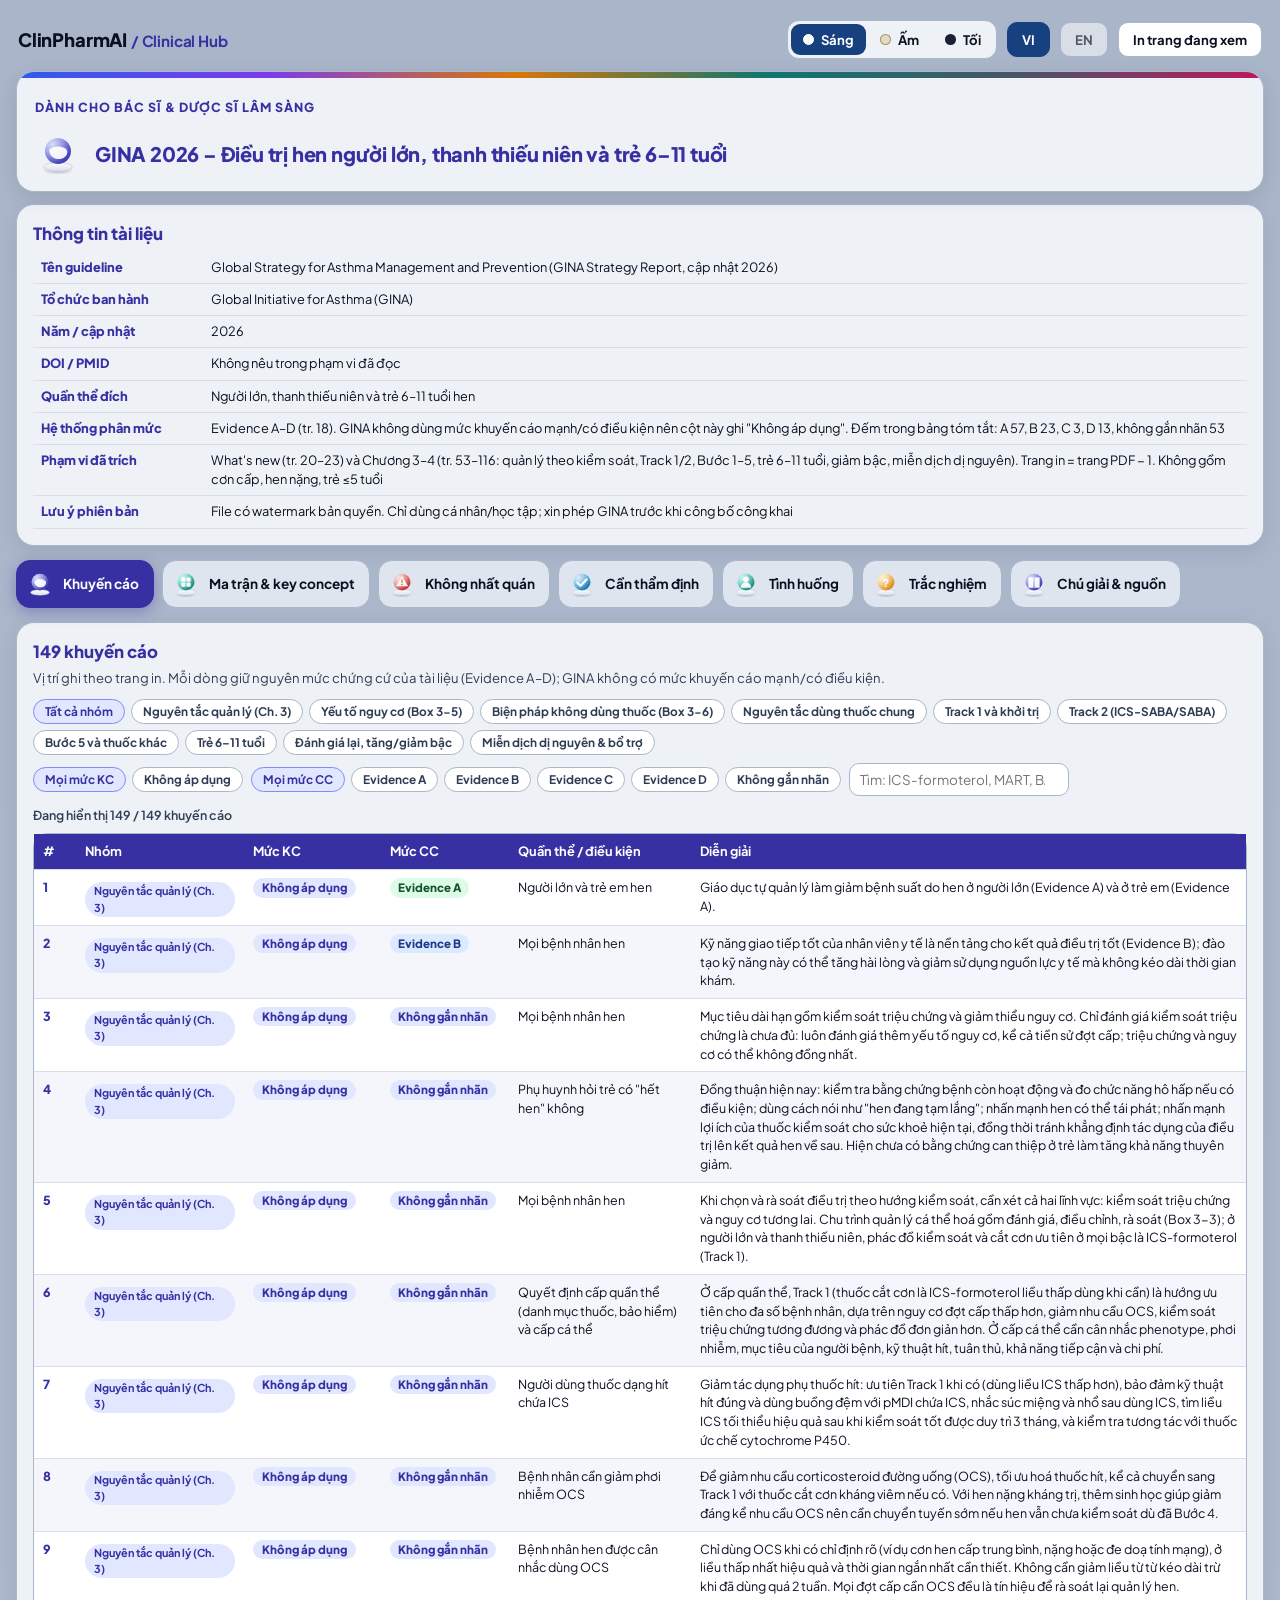
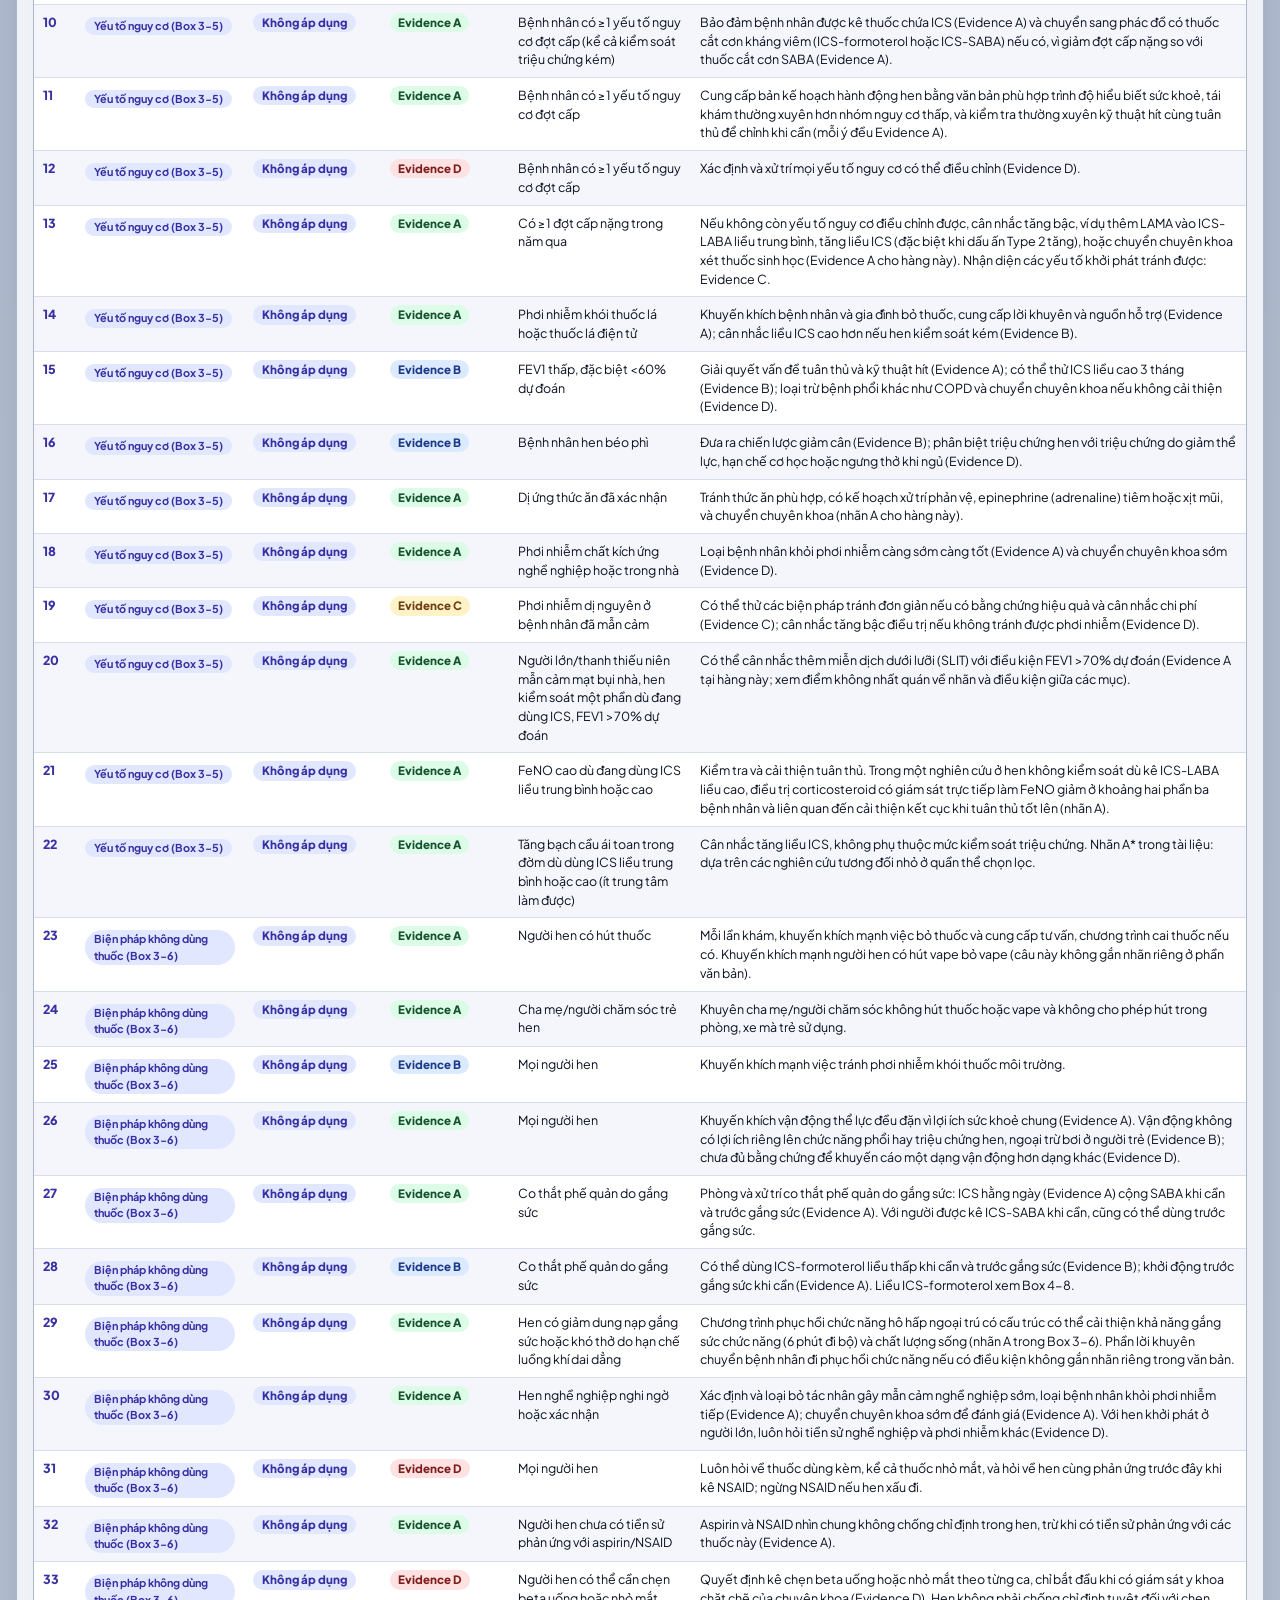
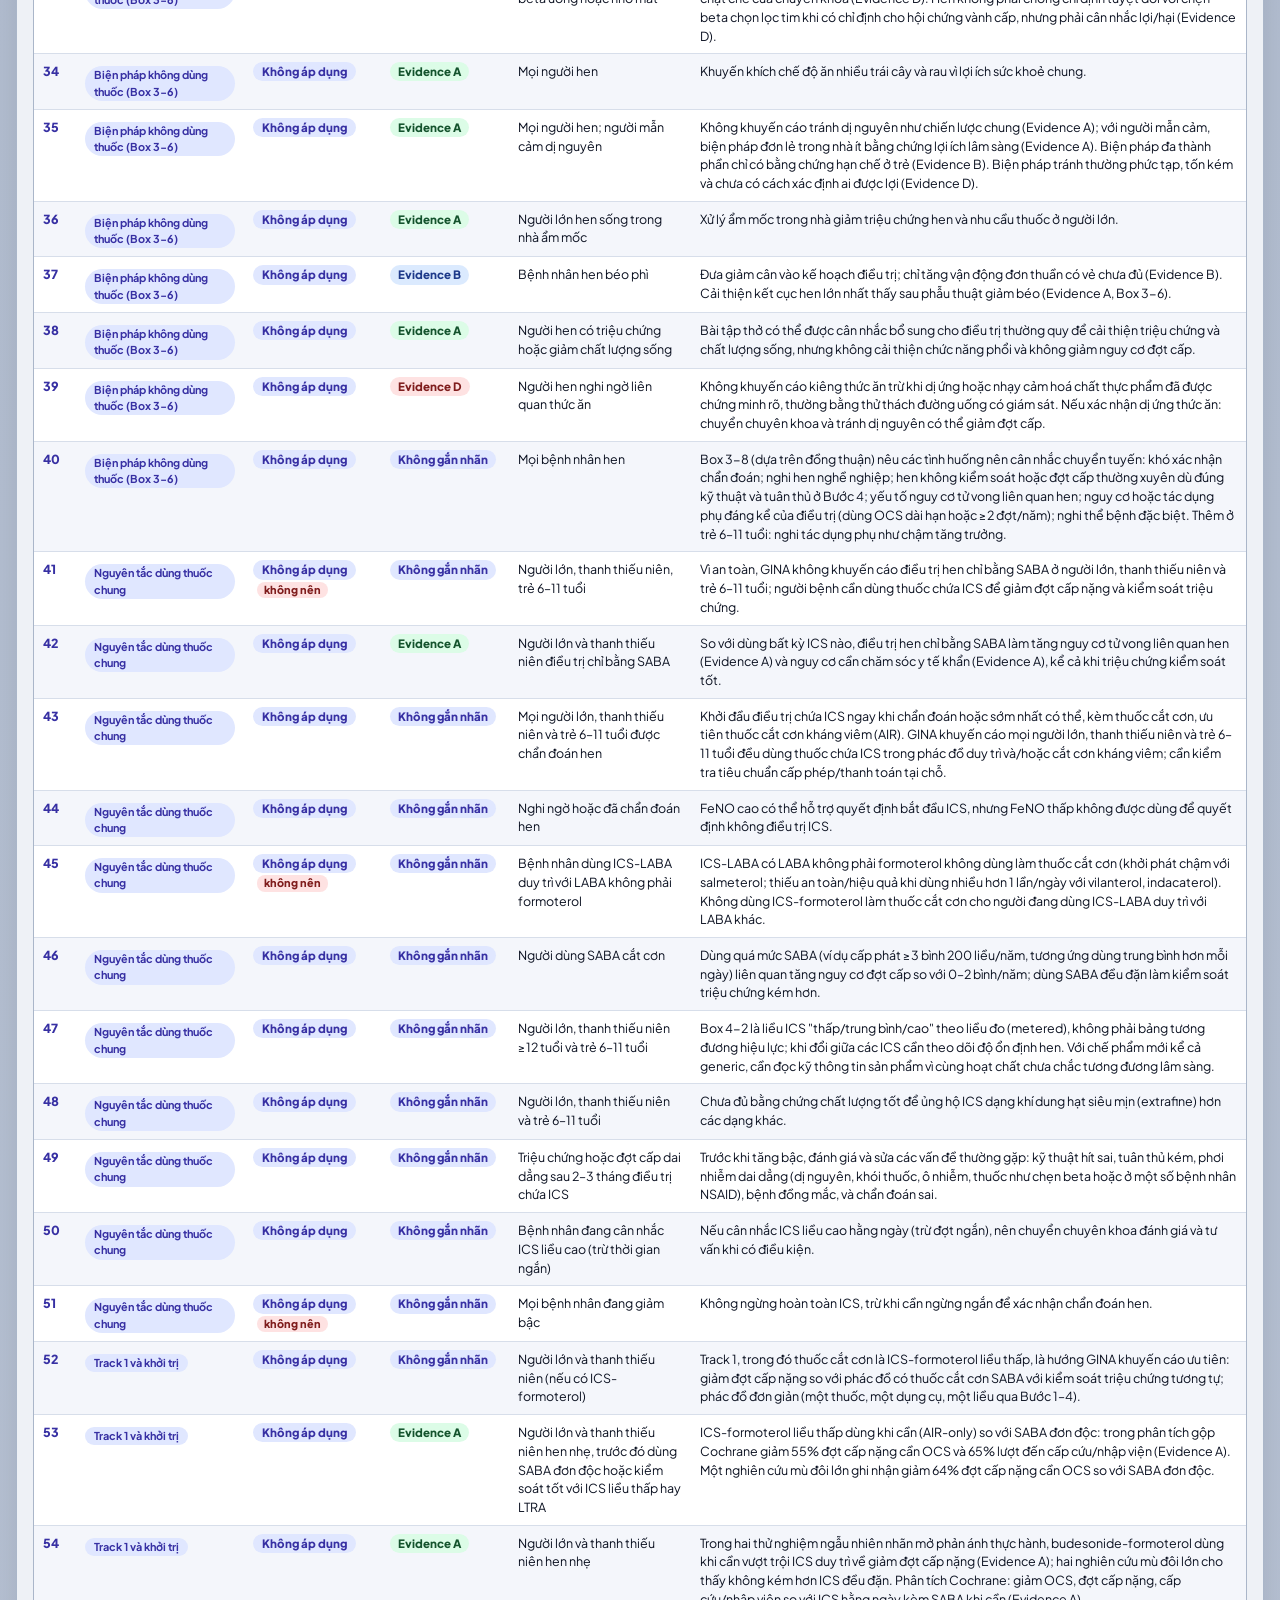
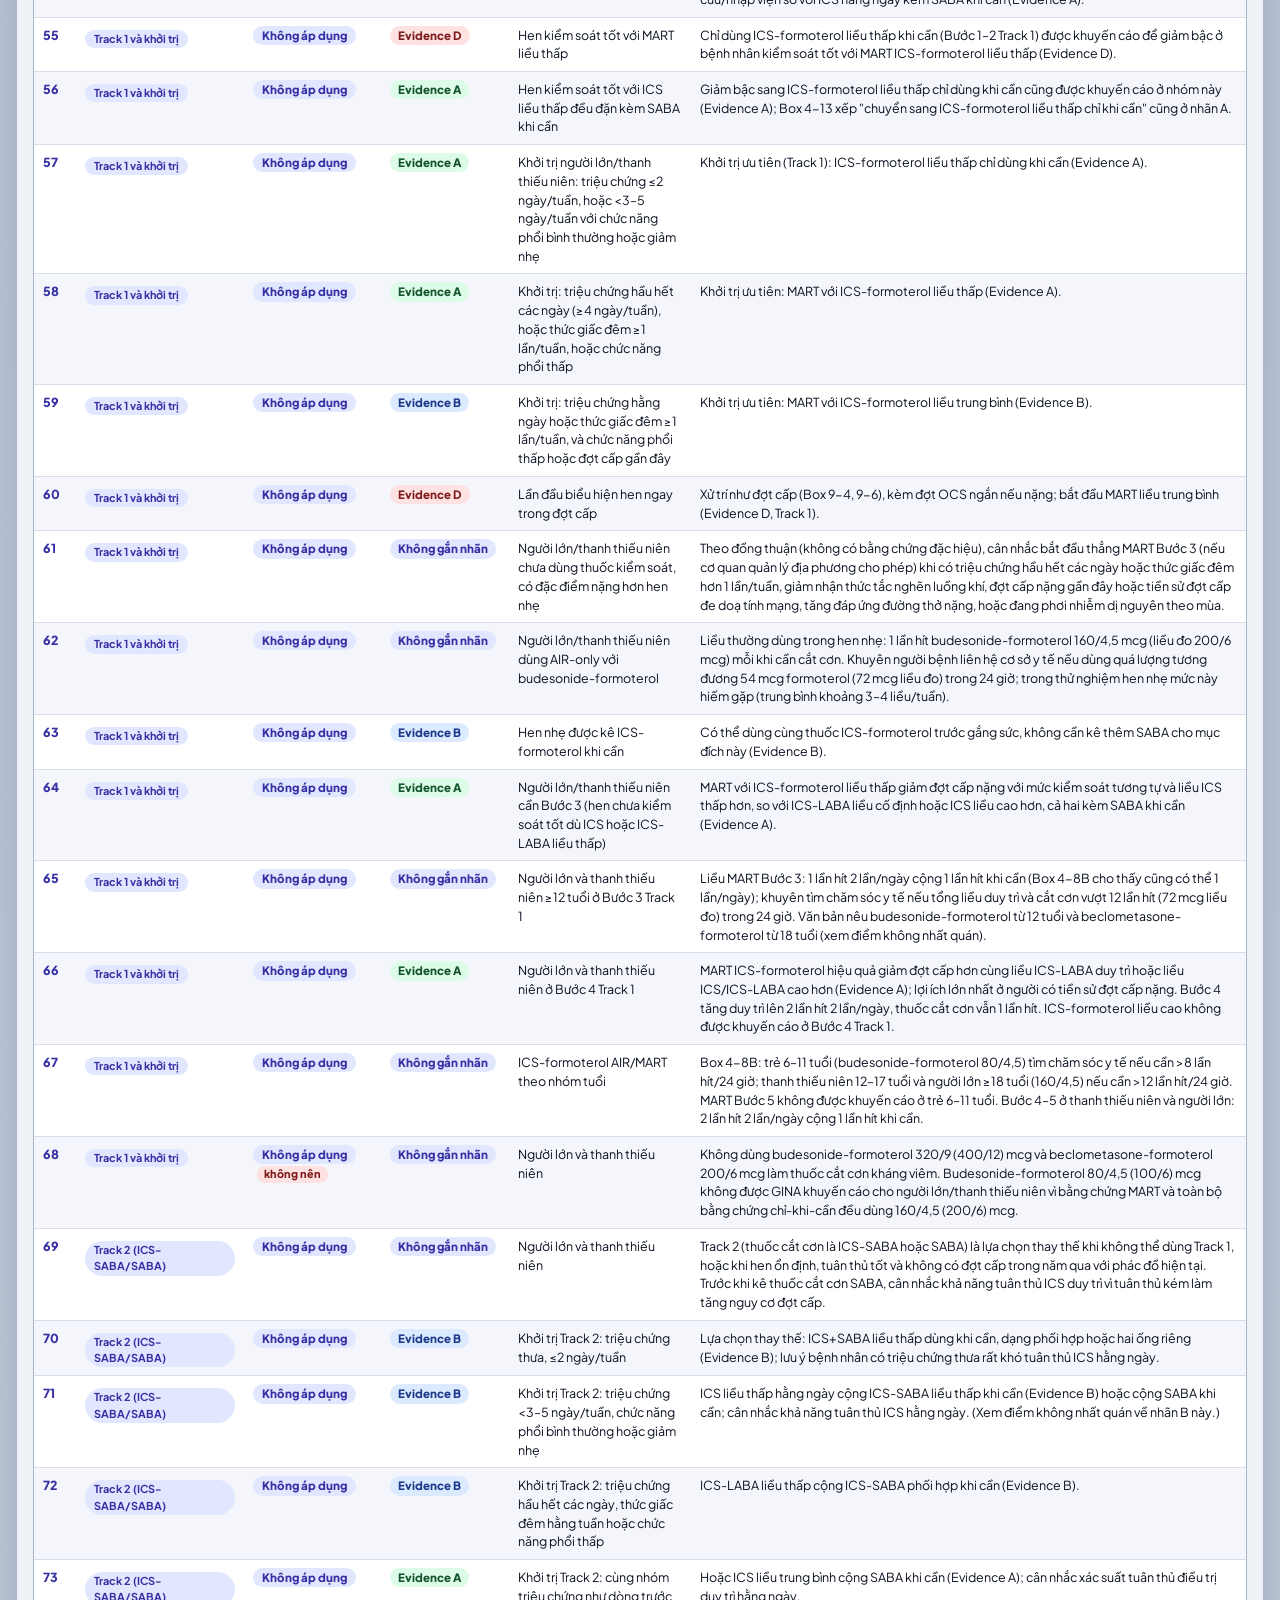
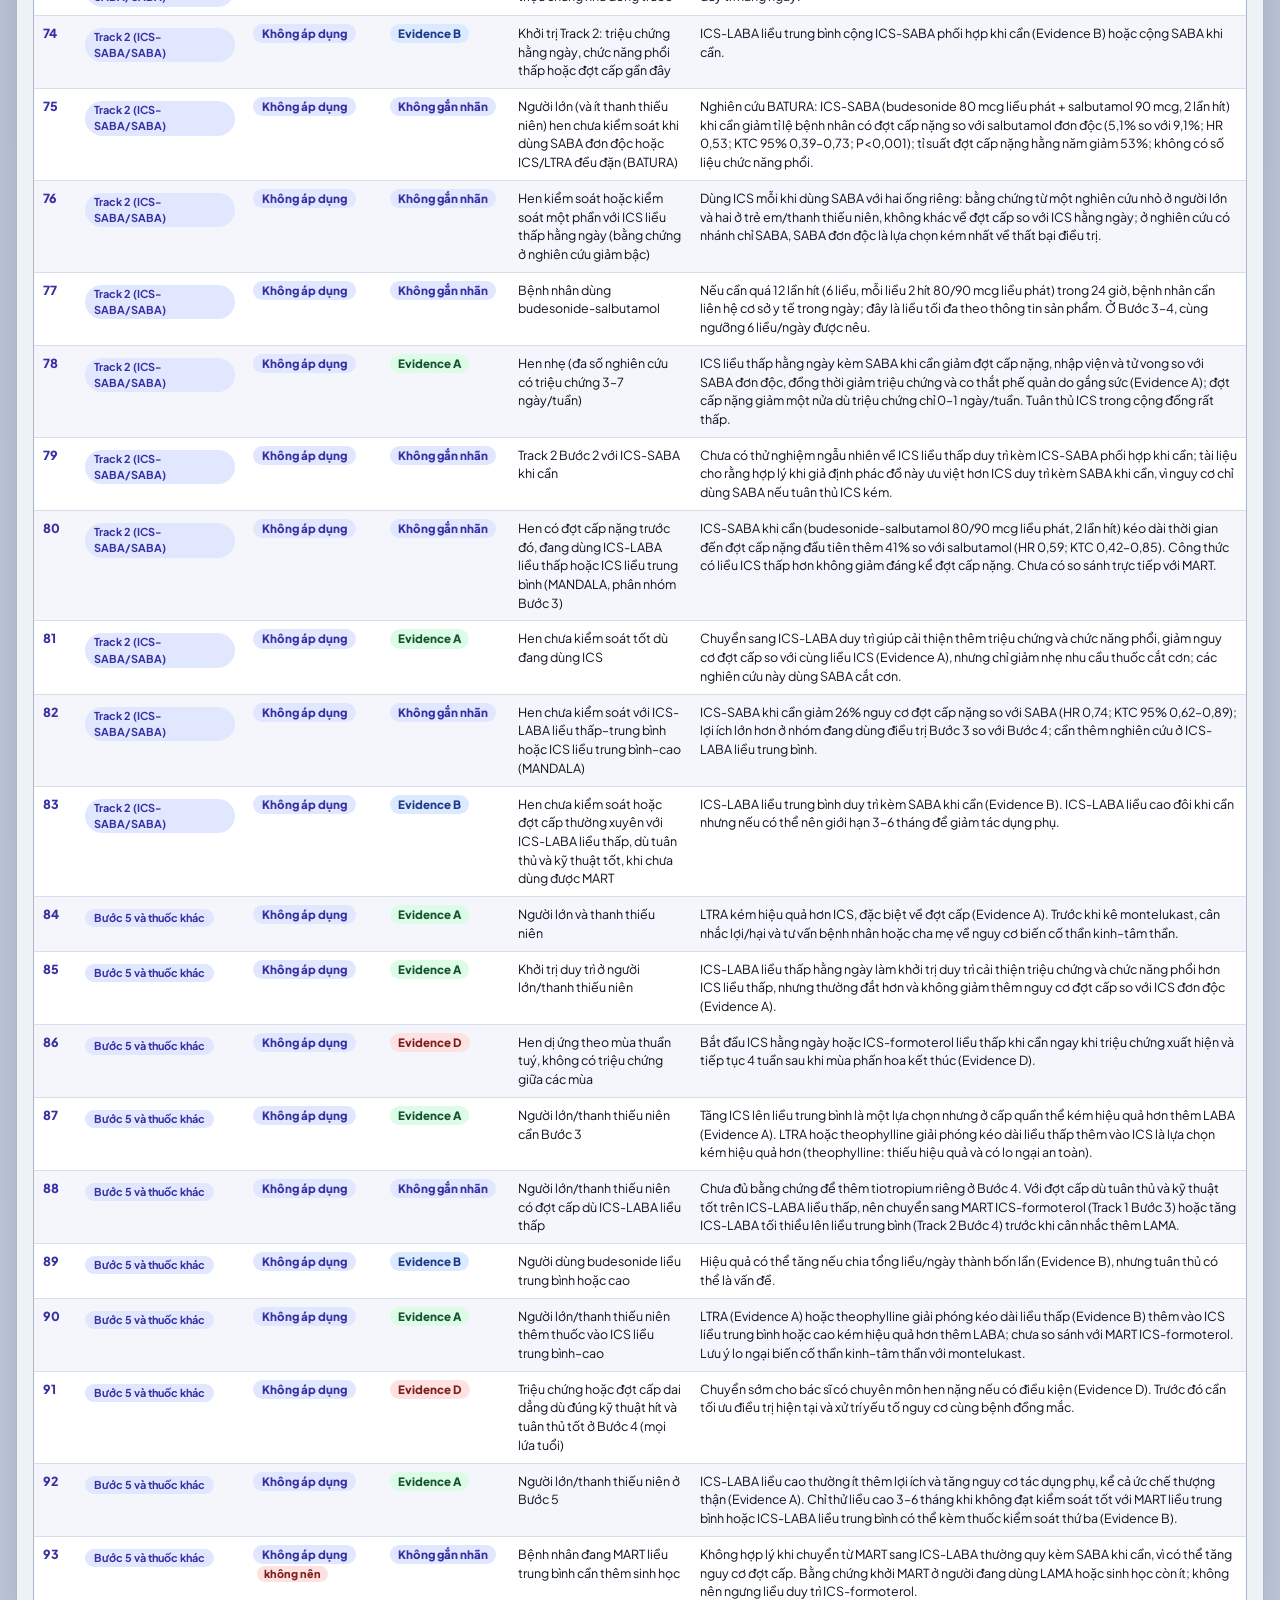
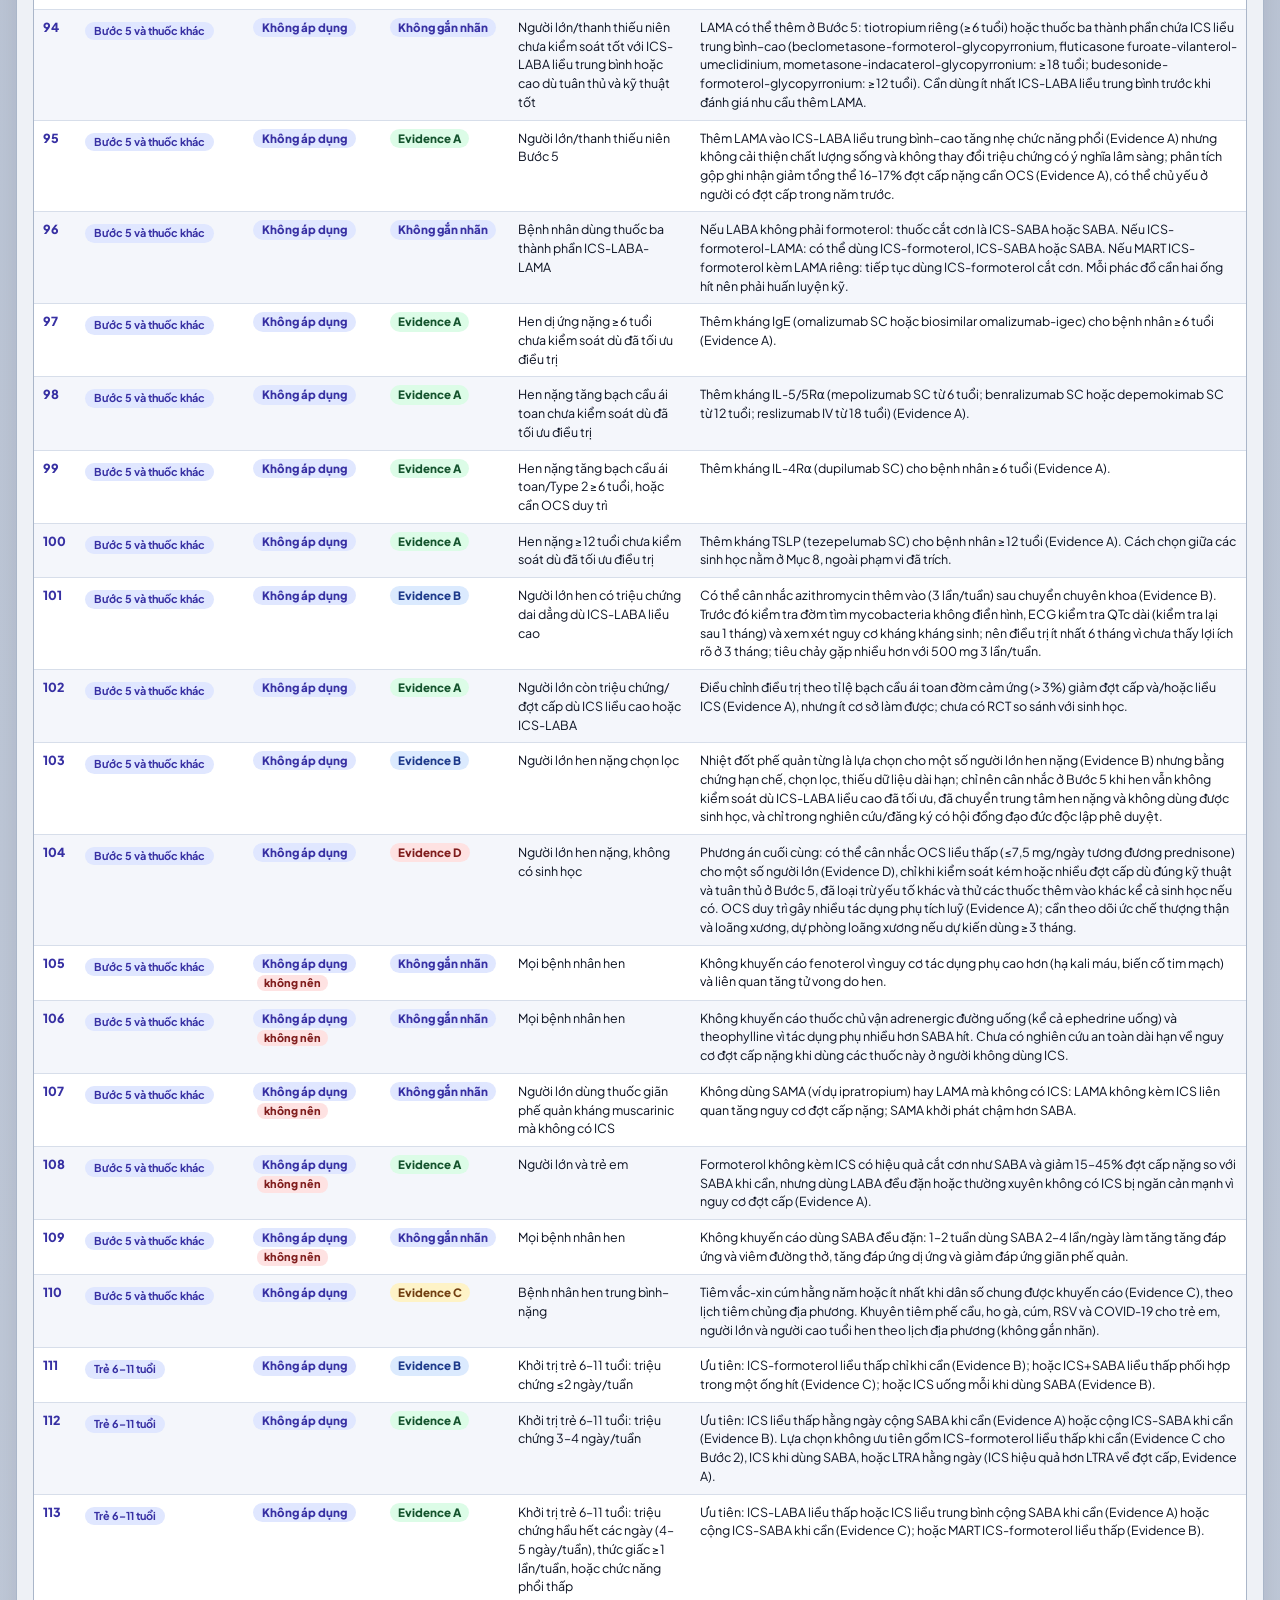
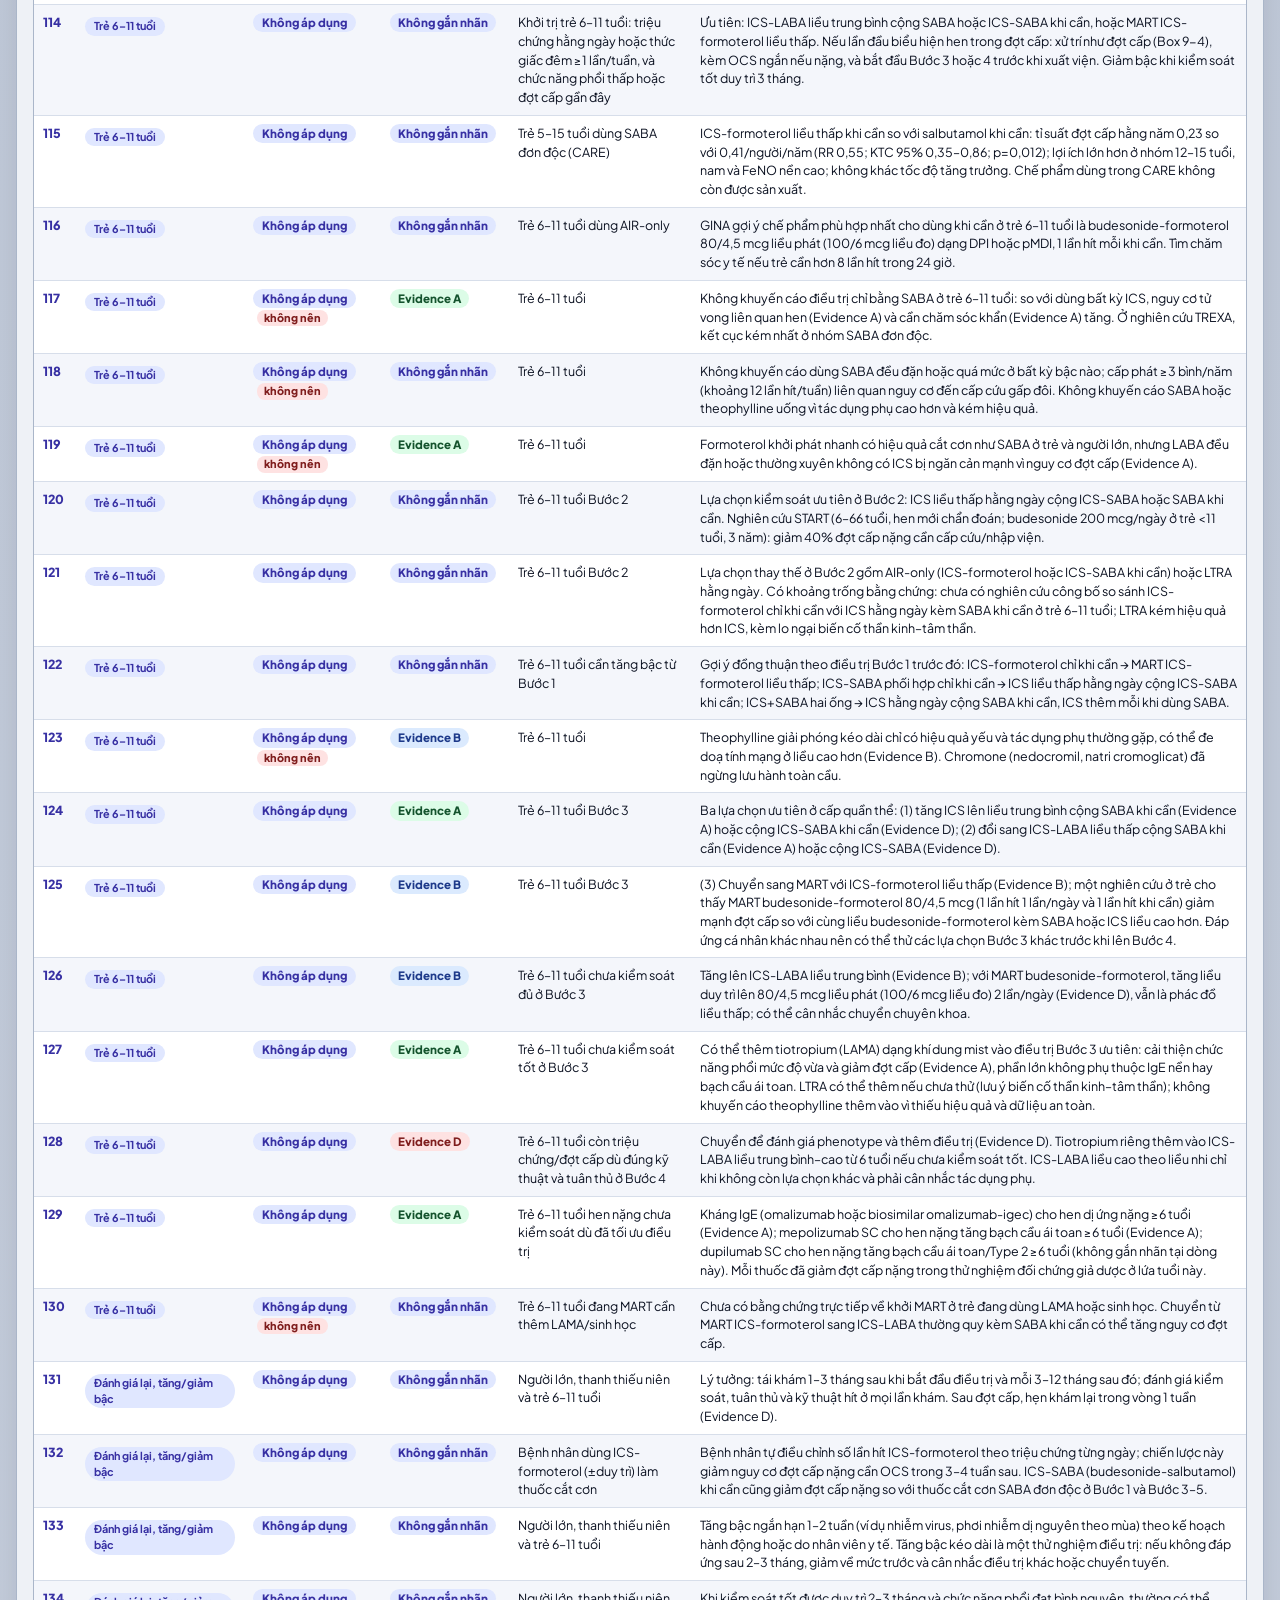
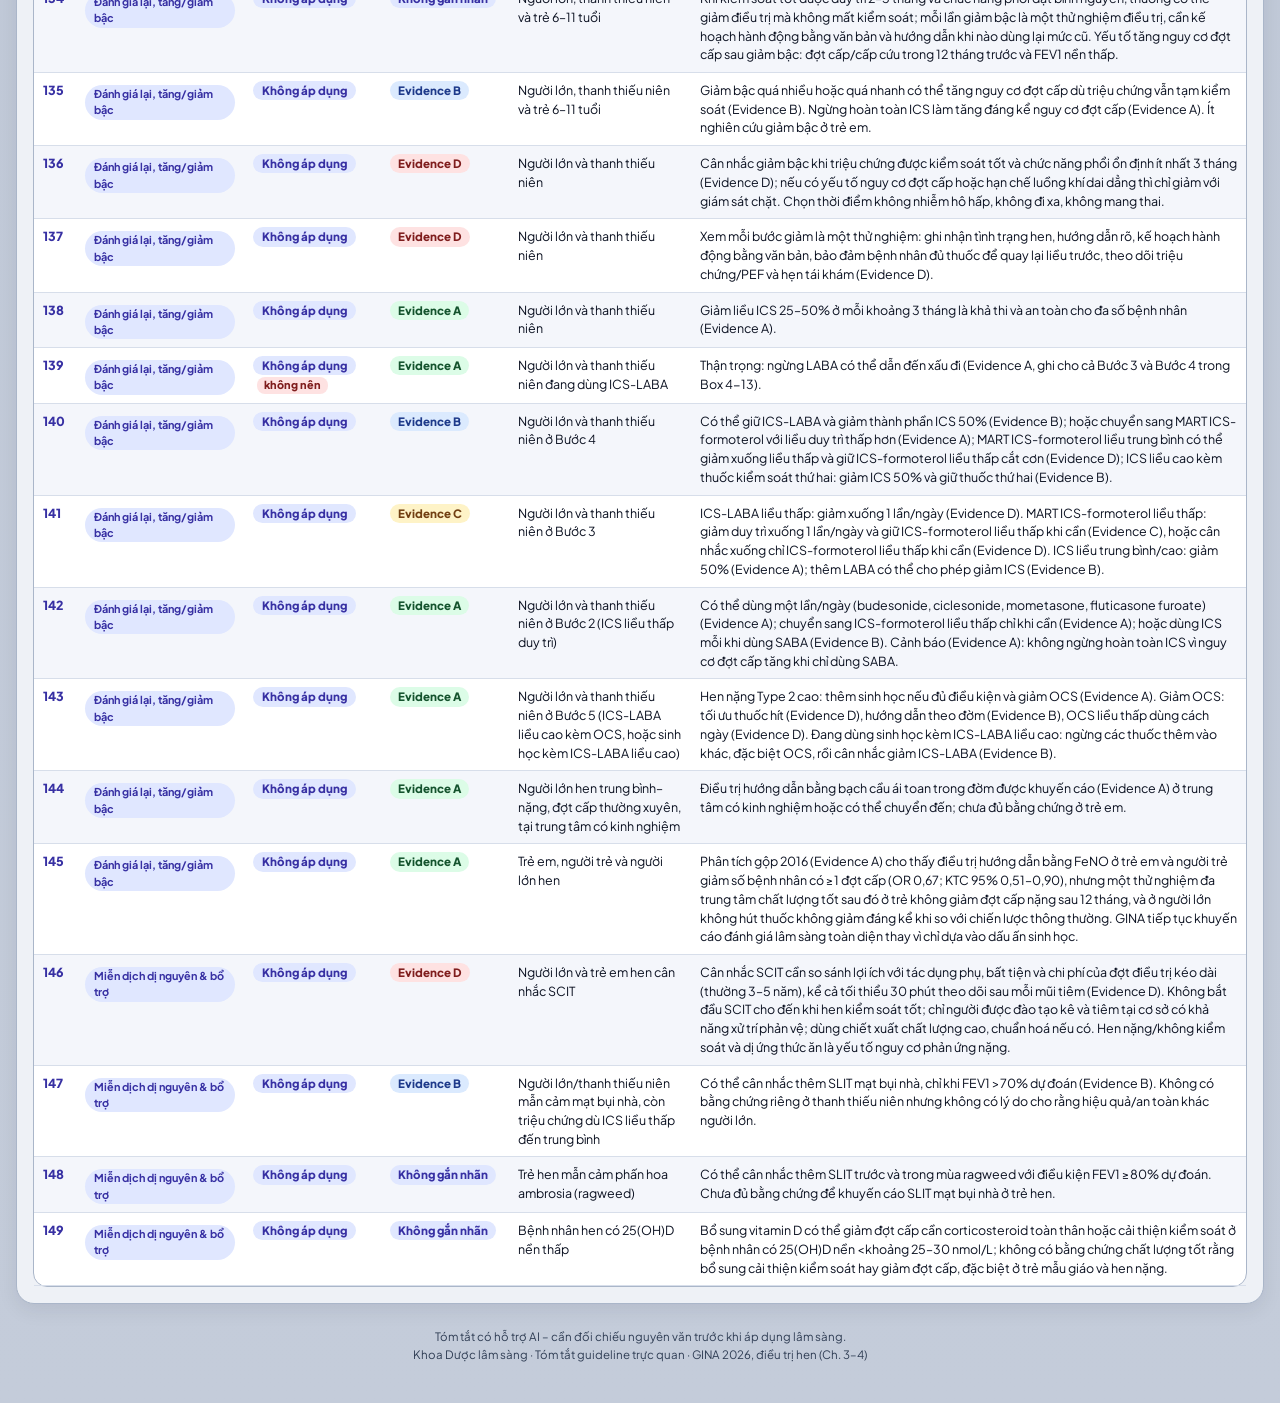
<file: GINA-2026-Ch3-4-tom-tat.html>
<!doctype html>
<html lang="vi" data-theme="light">
<head>
<meta charset="utf-8">
<meta name="viewport" content="width=device-width, initial-scale=1">
<title>GINA 2026 – Điều trị hen người lớn, thanh thiếu niên và trẻ 6–11 tuổi</title>
<meta name="description" content="Tóm tắt trực quan GINA 2026 (What&#x27;s new, Chương 3–4): bảng khuyến cáo giữ nguyên mức chứng cứ, điểm không nhất quán, tình huống, trắc nghiệm.">
<link rel="preconnect" href="https://fonts.googleapis.com">
<link href="https://fonts.googleapis.com/css2?family=Plus+Jakarta+Sans:wght@400;500;600;700;800&display=swap" rel="stylesheet">
<style>
:root{--bg1:#a9b5c9;--bg2:#c4ccda;--card:#eef1f6;--card2:#dfe5ee;--line:#aab6c9;--tx:#0a1020;--mut:#2f3d54;--dim:#4a5a73;
--surf:#fff;--surf2:#f4f6fb;--tnt:#e0e7ff;--tnt2:#eef2ff;--line2:#d7deea;--band:#c7d2fe;--bandt:#1e1b4b;
--g:#15803d;--gb:#dcfce7;--gt:#14532d;--w:#a16207;--wb:#fef3c7;--wt:#713f12;--b:#b91c1c;--bb:#fee2e2;--bt:#7f1d1d;--n:#1d4ed8;--nb:#dbeafe;--nt:#1e3a8a;
--ind:#3730a3;--indt:#3730a3;--navy:#17407e;
--mild:#15803d;--mild-bg:#dcfce7;--mod:#a16207;--mod-bg:#fef3c7;--sev:#b91c1c;--sev-bg:#fee2e2;--life:#5b1030;--life-bg:#f6dce6;}
:root[data-theme="warm"]{--bg1:#e6d8bb;--bg2:#f3ead6;--card:#fbf5e8;--card2:#f0e6d0;--line:#d4c4a1;--tx:#2a2116;--mut:#5a4a33;--dim:#6b5a40;
--surf:#fffdf7;--surf2:#f8f1e1;--tnt:#f1e3c4;--tnt2:#f6ecd5;--line2:#e6d9bb;--band:#e8d6a8;--bandt:#4a3410;
--ind:#8a4b0f;--indt:#7a3f0a;--navy:#7a4a12;--n:#9a3412;}
:root[data-theme="dark"]{--bg1:#0b1220;--bg2:#111a2e;--card:#16213a;--card2:#1e2b4a;--line:#33466b;--tx:#e8edf8;--mut:#b4c0d8;--dim:#93a3c4;
--surf:#1b2a4a;--surf2:#203154;--tnt:#2a3a66;--tnt2:#243457;--line2:#2f4064;--band:#2f3f78;--bandt:#e0e7ff;
--g:#4ade80;--gb:#12361f;--gt:#bbf7d0;--w:#fbbf24;--wb:#3a2d0b;--wt:#fde68a;--b:#f87171;--bb:#3d1620;--bt:#fecaca;--nb:#14284f;--nt:#bfdbfe;--n:#93c5fd;
--ind:#4f46e5;--indt:#c7d2fe;--navy:#3b5bdb;
--mild-bg:#12361f;--mod-bg:#3a2d0b;--sev-bg:#3d1620;--life-bg:#3a1226;}
*{box-sizing:border-box}
html{scroll-behavior:smooth}
body{margin:0;font-family:"Plus Jakarta Sans",system-ui,-apple-system,"Segoe UI",Roboto,sans-serif;color:var(--tx);background:linear-gradient(180deg,var(--bg1),var(--bg2));background-color:var(--bg2);min-height:100vh;line-height:1.5;-webkit-font-smoothing:antialiased}
.wrap{max-width:1360px;margin:0 auto;padding:16px}
header.top{display:flex;gap:14px;align-items:center;flex-wrap:wrap;background:var(--card);border:1px solid var(--line);border-radius:18px;padding:14px 18px;box-shadow:0 6px 20px rgba(10,16,32,.10)}
header.top h1{margin:0;font-size:1.25rem;font-weight:800;color:var(--indt);letter-spacing:-.01em}
header.top p{margin:2px 0 0;font-size:.82rem;color:var(--mut);max-width:860px}
.ico{width:46px;height:46px;flex:none}
.ico svg{width:100%;height:100%;display:block}
.sp{flex:1}
.ainote{margin:12px 0 0;background:var(--wb);border:1px solid #fcd34d;color:var(--wt);border-radius:12px;padding:10px 14px;font-size:.8rem;font-weight:600}
.ainote p{margin:4px 0 0;font-weight:500}
nav.tabs{display:flex;gap:8px;flex-wrap:wrap;margin:14px 0}
nav.tabs button{display:flex;align-items:center;gap:8px;border:1px solid var(--line);background:var(--card2);color:var(--tx);border-radius:14px;padding:8px 14px 8px 8px;font-weight:700;font-size:.85rem;cursor:pointer;font-family:inherit}
nav.tabs button .ico{width:30px;height:30px}
nav.tabs button[aria-selected="true"]{background:var(--ind);color:#fff;border-color:var(--indt);box-shadow:0 4px 14px rgba(55,48,163,.35)}
nav.tabs button:hover:not([aria-selected="true"]){background:var(--surf)}
button:focus-visible,input:focus-visible,select:focus-visible,a:focus-visible{outline:3px solid #818cf8;outline-offset:2px}
.panel{background:var(--card);border:1px solid var(--line);border-radius:18px;padding:16px;box-shadow:0 6px 20px rgba(10,16,32,.08);margin-bottom:14px}
.panel[hidden]{display:none}
.panel h2{margin:0 0 4px;font-size:1.05rem;font-weight:800;color:var(--indt)}
.panel h3{margin:0 0 6px;font-size:.92rem;font-weight:800;color:var(--indt)}
.sub{margin:0 0 12px;color:var(--mut);font-size:.82rem}
.ref{color:var(--n);font-weight:700;font-size:.72rem;display:block;margin-top:2px}
.cnt{font-size:.78rem;color:var(--mut);font-weight:600;margin:0 0 8px}
.filters{display:flex;gap:8px;flex-wrap:wrap;align-items:center;margin-bottom:10px}
.chips{display:flex;gap:6px;flex-wrap:wrap}
.chip{border:1px solid var(--line);background:var(--surf);border-radius:999px;padding:4px 11px;font-size:.74rem;font-weight:700;color:var(--mut);cursor:pointer;font-family:inherit}
.chip[aria-pressed="true"]{background:var(--tnt);color:var(--indt);border-color:#818cf8}
.search{border:1px solid var(--line);border-radius:10px;padding:7px 10px;font-size:.84rem;font-family:inherit;background:var(--surf);color:var(--tx);min-width:220px}
.sr-only{position:absolute;width:1px;height:1px;overflow:hidden;clip:rect(0 0 0 0)}
.tw{border:1px solid var(--line);border-radius:14px;background:var(--surf)}
.tw .sc{overflow-x:visible}
table.rs{width:100%;border-collapse:collapse;font-size:.78rem}
table.rs th,table.rs td{padding:8px 9px;vertical-align:top;overflow-wrap:anywhere;border-bottom:1px solid var(--line2);text-align:left}
table.rs thead th{background:var(--ind);color:#fff;font-size:.8rem}
table.rs tbody tr:nth-child(even) td{background:var(--surf2)}
td.num{font-weight:800;color:var(--indt);width:42px}
td.drug{min-width:130px;overflow-wrap:normal!important}
td.drug b{color:var(--indt)}
#td td.num,#td th:nth-child(2){width:120px}
#td td.num{white-space:normal}
.grp{display:inline-block;margin-top:4px;background:var(--tnt);color:var(--indt);border-radius:999px;padding:1px 9px;font-size:.68rem;font-weight:700}
.ev{display:inline-block;min-width:24px;text-align:center;border-radius:999px;padding:1px 8px;font-weight:800;font-size:.72rem;margin-right:4px}
.ev.A{background:var(--gb);color:var(--gt)}.ev.D{background:var(--nb);color:var(--nt)}.ev.B{background:var(--wb);color:var(--wt)}
.evn{display:block;font-size:.72rem;color:var(--mut);margin-top:4px}
.empty{text-align:center;color:var(--mut);padding:18px!important}
.flag{display:inline-block;margin-top:4px;background:var(--wb);border:1px solid #fcd34d;color:var(--wt);border-radius:8px;padding:2px 8px;font-size:.72rem;font-weight:700}
.cap{display:inline-block;background:var(--bb);color:var(--bt);border-radius:8px;padding:2px 8px;font-weight:800;font-size:.74rem}
.chipcn{display:inline-block;background:var(--wb);color:var(--wt);border:1px solid #fcd34d;border-radius:999px;padding:1px 9px;font-size:.7rem;font-weight:800}

/* thang mức độ */
.ladder{display:grid;grid-template-columns:repeat(4,1fr);gap:8px;margin-bottom:10px}
.step{border:2px solid var(--line);background:var(--surf);border-radius:14px;padding:9px 10px;cursor:pointer;font-family:inherit;text-align:left;color:var(--tx)}
.step .nm{display:block;font-weight:800;font-size:.9rem}
.step .mt{display:block;font-size:.72rem;color:var(--mut);font-weight:600}
.step[data-k="nhe"]{--c:var(--mild)}.step[data-k="vua"]{--c:var(--mod)}.step[data-k="nang"]{--c:var(--sev)}.step[data-k="doa"]{--c:var(--life)}
.step[aria-pressed="true"]{border-color:var(--c);background:var(--c);color:#fff;box-shadow:0 4px 14px rgba(10,16,32,.25)}
.step[aria-pressed="true"] .mt{color:#fff}
.sevpanel{display:grid;grid-template-columns:1fr 1fr;gap:14px;border:2px solid var(--c);background:var(--surf);border-radius:14px;padding:12px 14px;border-left-width:8px}
.sevpanel .rule,.sevpanel .where{font-size:.78rem;color:var(--mut);margin:0 0 8px;font-weight:600}
dl.signs{margin:0;display:grid;grid-template-columns:150px 1fr;gap:4px 10px;font-size:.78rem}
dl.signs dt{font-weight:800;color:var(--indt)}dl.signs dd{margin:0}
ul.acts{margin:0;padding-left:18px;font-size:.8rem}ul.acts li{margin-bottom:6px}

/* ma trận nhanh */
.qmw{overflow-x:auto}
.qm{width:100%;min-width:760px;table-layout:fixed;border-collapse:separate;border-spacing:4px;font-size:.78rem}
.qm th{background:var(--ind);color:#fff;padding:8px;border-radius:8px}
.qm td.lab{background:var(--card2);font-weight:800;color:var(--indt);padding:8px;border-radius:8px;width:16%}
.qm td.q{padding:8px;border-radius:8px;overflow-wrap:anywhere;font-weight:600;border:1px solid rgba(10,16,32,.10)}
.qg{background:var(--gb);color:var(--gt)}.qw{background:var(--wb);color:var(--wt)}.qb{background:var(--bb);color:var(--bt)}.qn{background:var(--nb);color:var(--nt)}.qd{background:#7f1d1d;color:#fff}
.legend{display:flex;gap:8px;flex-wrap:wrap;margin:10px 0 0;font-size:.76rem;font-weight:700;align-items:center}
.legend span.k{padding:3px 10px;border-radius:999px;border:1px solid rgba(10,16,32,.12)}
.legend a{color:var(--n);text-decoration:underline}

/* đường đi */
.path{display:grid;grid-template-columns:repeat(4,1fr);gap:10px;margin-bottom:12px}
.stage{background:var(--surf);border:1px solid var(--line);border-radius:14px;padding:10px 12px}
.stage .n{display:inline-flex;width:26px;height:26px;border-radius:50%;background:var(--ind);color:#fff;font-weight:800;align-items:center;justify-content:center;font-size:.8rem;margin-bottom:4px}
.stage ul,.gate ul,.box ul,.admit ul{margin:6px 0 0;padding-left:16px;font-size:.78rem}
.stage li,.gate li,.box li,.admit li{margin-bottom:4px}
.gates{display:grid;grid-template-columns:repeat(3,1fr);gap:10px;margin-bottom:12px}
.gate{border-radius:14px;padding:10px 12px;border:2px solid var(--line);background:var(--surf)}
.gate.ok{border-color:var(--g);background:var(--gb)}.gate.part{border-color:#d97706;background:var(--wb)}.gate.bad{border-color:var(--b);background:var(--bb)}
.admit{background:var(--surf);border:2px dashed var(--b);border-radius:14px;padding:10px 14px;margin-bottom:12px}
.cols{display:grid;grid-template-columns:repeat(3,1fr);gap:10px}
.box{background:var(--surf);border:2px solid var(--b);border-radius:14px;padding:10px 12px}
.box.alt{border-color:#d97706}.box.dk{border-color:var(--indt)}

/* công cụ liều */
.form{display:grid;grid-template-columns:repeat(auto-fit,minmax(170px,1fr));gap:10px;margin-bottom:12px}
.form label{display:flex;flex-direction:column;gap:3px;font-size:.74rem;font-weight:700;color:var(--mut)}
.form input,.form select{border:1px solid var(--line);border-radius:10px;padding:8px 10px;font-size:.88rem;font-family:inherit;background:var(--surf);color:var(--tx)}
.est{display:flex;gap:10px;flex-wrap:wrap;margin:8px 0 14px}
.est div{background:var(--tnt);border-radius:12px;padding:8px 14px;font-weight:800;color:var(--indt);font-size:.86rem}
.est small{display:block;font-weight:600;color:var(--mut);font-size:.7rem}
.res{display:grid;grid-template-columns:repeat(auto-fit,minmax(270px,1fr));gap:10px}
.rc{border-radius:14px;padding:12px;border:2px solid var(--c);background:var(--surf)}
.rc h3{margin:0 0 6px;font-size:.88rem;font-weight:800;color:var(--c)}
.badge{display:inline-block;padding:2px 10px;border-radius:999px;font-size:.7rem;font-weight:800;margin-bottom:6px}
.s-ok{background:var(--gb);color:var(--gt)}.s-warn{background:var(--wb);color:var(--wt)}.s-na{background:var(--nb);color:var(--nt)}
.rc .dose{font-weight:800;font-size:.9rem;margin-bottom:6px}
.rc ul{margin:0;padding-left:16px;font-size:.76rem;color:var(--mut)}
.disc{font-size:.76rem;color:var(--mut);margin-top:10px}
.warn{background:var(--wb);border:1px solid #fcd34d;color:var(--wt);border-radius:10px;padding:8px 12px;font-size:.8rem;font-weight:600}

/* tình huống */
.cases{display:grid;gap:12px}
.case{background:var(--surf);border:1px solid var(--line);border-radius:14px;padding:12px 14px}
.case h3{margin:0 0 8px;font-size:.92rem;color:var(--indt);font-weight:800}
.case .row{display:grid;grid-template-columns:120px 1fr;gap:8px;font-size:.8rem;padding:4px 0;border-top:1px dashed var(--line2)}
.case .row b{font-weight:800}
.case .row.p b{color:var(--g)}.case .row.a b{color:var(--w)}.case .row.x b{color:var(--b)}.case .row.y b{color:var(--indt)}

/* trắc nghiệm */
.qh{font-weight:800;font-size:.95rem;margin:6px 0 10px}
.opt{display:block;width:100%;text-align:left;border:2px solid var(--line);background:var(--surf);border-radius:12px;padding:9px 12px;margin-bottom:8px;font-weight:600;font-size:.84rem;cursor:pointer;font-family:inherit;color:var(--tx)}
.opt:hover:not([disabled]){border-color:#818cf8;background:var(--tnt2)}
.opt.ok{border-color:var(--g);background:var(--gb)}.opt.no{border-color:var(--b);background:var(--bb)}
.expl{background:var(--tnt2);border-left:4px solid var(--ind);padding:8px 12px;border-radius:8px;font-size:.8rem;margin:8px 0}
.btn{border:0;background:var(--ind);color:#fff;border-radius:12px;padding:8px 18px;font-weight:800;font-size:.84rem;cursor:pointer;font-family:inherit}
.btn.alt{background:var(--surf);color:var(--indt);border:1px solid var(--ind)}

/* chú giải, nguồn */
.sec ol{margin:0;padding-left:18px;font-size:.8rem}
table.gl{width:100%;table-layout:fixed;border-collapse:collapse;font-size:.76rem;margin-bottom:12px}
table.gl th,table.gl td{border-bottom:1px solid var(--line2);padding:6px 8px;text-align:left;vertical-align:top;overflow-wrap:anywhere}
table.gl th{background:var(--band);color:var(--bandt)}
table.gl td:first-child{font-weight:800;color:var(--indt);width:16%}
.two{display:grid;grid-template-columns:1.2fr 1fr;gap:14px;font-size:.8rem}
.two ul{margin:0;padding-left:18px}.two li{margin-bottom:5px}
.refs{font-size:.76rem;color:var(--mut);list-style:none;padding-left:0!important}
footer{font-size:.72rem;color:var(--mut);text-align:center;padding:10px 0 24px}

@media(max-width:900px){
 .ladder{grid-template-columns:repeat(2,1fr)}.path,.cols,.gates,.two,.sevpanel{grid-template-columns:1fr}
 .case .row{grid-template-columns:1fr}dl.signs{grid-template-columns:120px 1fr}
 .tw{overflow-x:auto}table.rs{min-width:640px}
}
@media(max-width:640px){.wrap{padding:10px}.search{min-width:0;width:100%}}
@media(prefers-reduced-motion:reduce){html{scroll-behavior:auto}}
@media print{nav.tabs,.filters,.ladder,.btn{display:none}body{background:var(--surf)}.panel{break-inside:avoid-page}}

html[data-theme="dark"] .rc h3{color:var(--indt)}
html[data-theme="dark"] .ico svg{filter:brightness(.95)}

/* thanh trên cùng */
.topbar{display:flex;align-items:center;gap:10px;flex-wrap:wrap;padding:4px 2px 12px}
.brand{font-weight:800;font-size:1.15rem;color:var(--tx);letter-spacing:-.01em}
.brand span{color:var(--indt);font-size:.95rem;font-weight:700;margin-left:4px}
.seg{display:flex;gap:2px;border:1px solid var(--line);background:var(--card);border-radius:12px;padding:3px}
.seg button{border:0;background:transparent;border-radius:9px;padding:7px 12px;font-weight:700;font-size:.82rem;display:flex;align-items:center;gap:7px;color:var(--tx);cursor:pointer;font-family:inherit}
.seg button[aria-pressed="true"]{background:var(--navy);color:#fff}
.seg .dot{width:11px;height:11px;border-radius:50%;border:1px solid rgba(10,16,32,.35);display:inline-block}
.dot.l{background:#fff}.dot.w{background:#e6d9b8}.dot.d{background:#1a2238}
.seg button[aria-pressed="true"] .dot{border-color:#fff}
.pb{border:1px solid var(--line);background:var(--surf);border-radius:10px;padding:8px 14px;font-weight:700;font-size:.82rem;color:var(--tx);cursor:pointer;font-family:inherit}
.pb[aria-pressed="true"]{background:var(--navy);color:#fff;border-color:var(--navy)}
.pb:disabled{opacity:.55;cursor:not-allowed}
.pb:hover:not(:disabled):not([aria-pressed="true"]){background:var(--tnt2)}
header.top{position:relative;overflow:hidden;padding-top:26px}
header.top::before{content:"";position:absolute;left:0;right:0;top:0;height:6px;background:linear-gradient(90deg,#2f5bea,#7c3aed,#d97706,#0f766e,#475569,#be185d)}
.eyebrow{width:100%;font-size:.78rem;font-weight:800;letter-spacing:.08em;text-transform:uppercase;color:var(--indt)}

.docinfo{margin-top:12px}
.docinfo dl{margin:6px 0 0;display:grid;grid-template-columns:170px 1fr;gap:0;font-size:.8rem}
.docinfo dt,.docinfo dd{margin:0;padding:6px 8px;border-bottom:1px solid var(--line2)}
.docinfo dt{font-weight:800;color:var(--indt)}
.ainote{font-size:.84rem}
@media(max-width:640px){.docinfo dl{grid-template-columns:1fr}.docinfo dt{border-bottom:0;padding-bottom:0}}
@media print{.topbar{display:none}html[data-theme]{--bg1:#a9b5c9;--bg2:#c4ccda;--card:#eef1f6;--card2:#dfe5ee;--line:#aab6c9;--tx:#0a1020;--mut:#2f3d54;--dim:#4a5a73;--surf:#fff;--surf2:#f4f6fb;--tnt:#e0e7ff;--tnt2:#eef2ff;--line2:#d7deea;--band:#c7d2fe;--bandt:#1e1b4b;--g:#15803d;--gb:#dcfce7;--gt:#14532d;--w:#a16207;--wb:#fef3c7;--wt:#713f12;--b:#b91c1c;--bb:#fee2e2;--bt:#7f1d1d;--n:#1d4ed8;--nb:#dbeafe;--nt:#1e3a8a;--ind:#3730a3;--indt:#3730a3;--navy:#17407e;--mild:#15803d;--mild-bg:#dcfce7;--mod:#a16207;--mod-bg:#fef3c7;--sev:#b91c1c;--sev-bg:#fee2e2;--life:#5b1030;--life-bg:#f6dce6;--bg1:#fff;--bg2:#fff}}

/* bổ sung cho trang ACG */
.st{display:inline-block;border-radius:999px;padding:1px 9px;font-weight:800;font-size:.72rem}
.st.S{background:var(--gb);color:var(--gt)}.st.C{background:var(--wb);color:var(--wt)}
.ev.mod{background:var(--nb);color:var(--nt)}.ev.low{background:var(--tnt);color:var(--indt)}.ev.vlow{background:var(--bb);color:var(--bt)}
.neg{display:inline-block;margin-left:4px;background:var(--bb);color:var(--bt);border-radius:8px;padding:0 7px;font-size:.68rem;font-weight:800}
tr.hl td{outline:2px solid #818cf8;outline-offset:-2px;background:var(--tnt2)!important}
.mx{display:grid;grid-template-columns:110px 1fr 1fr;gap:6px;font-size:.78rem}
.mx>div{border-radius:10px;padding:8px}
.mx .h{background:var(--ind);color:#fff;font-weight:800;text-align:center}
.mx .r{background:var(--card2);color:var(--indt);font-weight:800;display:flex;align-items:center}
.mx .c{background:var(--surf);border:1px solid var(--line2);display:flex;gap:5px;flex-wrap:wrap;align-content:flex-start;min-height:54px}
.mx .c.S{background:var(--gb)}.mx .c.C{background:var(--wb)}
.rb{border:1px solid rgba(10,16,32,.2);background:var(--surf);color:var(--tx);border-radius:8px;padding:2px 9px;font-weight:800;font-size:.76rem;cursor:pointer;font-family:inherit}
.rb:hover{background:var(--tnt)}
.ico3{display:block;width:100%;height:100%}
.note{font-size:.78rem;color:var(--mut);margin:6px 0 0}
.lbl{font-size:.74rem;font-weight:800;color:var(--indt)}
.calc2{display:grid;grid-template-columns:1fr 1fr;gap:14px}
@media(max-width:900px){.calc2{grid-template-columns:1fr}.mx{grid-template-columns:80px 1fr 1fr}}
table.rs td.vt{min-width:150px}
.st,.ev{white-space:nowrap}
table.rs td.nw{min-width:96px;overflow-wrap:normal}

.tg{background:var(--gb);color:var(--gt)}.tw2{background:var(--wb);color:var(--wt)}.tb{background:var(--bb);color:var(--bt)}.tn{background:var(--nb);color:var(--nt)}.ti{background:var(--tnt);color:var(--indt)}
.mx .c.tg{background:var(--gb)}.mx .c.tw2{background:var(--wb)}.mx .c.tb{background:var(--bb)}.mx .c.tn{background:var(--nb)}.mx .c.ti{background:var(--tnt2)}
</style>
</head>
<body>
<svg width="0" height="0" style="position:absolute" aria-hidden="true"><defs>

<linearGradient id="g-ped" x1="0" y1="0" x2="0" y2="1"><stop offset="0" stop-color="#ffffff"/><stop offset="1" stop-color="#d9deea"/></linearGradient>
<linearGradient id="g-ind" x1="0" y1="0" x2="1" y2="1"><stop offset="0" stop-color="#818cf8"/><stop offset="1" stop-color="#3730a3"/></linearGradient>
<linearGradient id="g-teal" x1="0" y1="0" x2="1" y2="1"><stop offset="0" stop-color="#5eead4"/><stop offset="1" stop-color="#0f766e"/></linearGradient>
<linearGradient id="g-amb" x1="0" y1="0" x2="1" y2="1"><stop offset="0" stop-color="#fde68a"/><stop offset="1" stop-color="#d97706"/></linearGradient>
<linearGradient id="g-blu" x1="0" y1="0" x2="1" y2="1"><stop offset="0" stop-color="#7dd3fc"/><stop offset="1" stop-color="#0369a1"/></linearGradient>
<linearGradient id="g-red" x1="0" y1="0" x2="1" y2="1"><stop offset="0" stop-color="#fca5a5"/><stop offset="1" stop-color="#b91c1c"/></linearGradient>
<radialGradient id="r-sh" cx=".5" cy=".5" r=".5"><stop offset="0" stop-color="#0a1020" stop-opacity=".28"/><stop offset="1" stop-color="#0a1020" stop-opacity="0"/></radialGradient>
<radialGradient id="r-hi" cx=".3" cy=".25" r=".7"><stop offset="0" stop-color="#fff" stop-opacity=".75"/><stop offset="1" stop-color="#fff" stop-opacity="0"/></radialGradient>


</defs></svg>
<div class="wrap">
<div class="topbar">
  <div class="brand" id="brand"></div>
  <div class="sp"></div>
  <div class="seg" role="group" aria-label="Chế độ nền">
    <button type="button" data-th="light" aria-pressed="true"><span class="dot l"></span>Sáng</button>
    <button type="button" data-th="warm" aria-pressed="false"><span class="dot w"></span>Ấm</button>
    <button type="button" data-th="dark" aria-pressed="false"><span class="dot d"></span>Tối</button>
  </div>
  <button type="button" class="pb" aria-pressed="true" id="lang-vi">VI</button>
  <button type="button" class="pb" id="lang-en" disabled title="Bản tiếng Anh chưa có">EN</button>
  <button type="button" class="pb" id="print-btn">In trang đang xem</button>
</div>
<header class="top">
  <div class="eyebrow" id="eyebrow"></div>
  <div class="ico" id="hico"></div>
  <div><h1 id="h1"></h1></div>
</header>
<section class="panel docinfo" aria-label="Thông tin tài liệu">
  <h2>Thông tin tài liệu</h2>
  <dl id="docdl"></dl>
</section>
<noscript><p class="ainote">Trang này cần bật JavaScript để hiển thị bảng, bộ lọc và công cụ tính.</p></noscript>
<nav class="tabs" id="tabs" role="tablist" aria-label="Nội dung"></nav>

<div class="panel" id="p-rec" role="tabpanel">
  <h2 id="rec-h"></h2>
  <p class="sub" id="rec-sub"></p>
  <div class="filters">
    <div class="chips" id="gchips" role="group" aria-label="Lọc theo nhóm"></div>
    <div class="chips" id="schips" role="group" aria-label="Lọc theo mức khuyến cáo"></div>
    <div class="chips" id="echips" role="group" aria-label="Lọc theo mức chứng cứ"></div>
    <label class="sr-only" for="q">Tìm trong bảng khuyến cáo</label>
    <input class="search" id="q" type="search" placeholder="Tìm trong bảng khuyến cáo…">
  </div>
  <p class="cnt" id="count" aria-live="polite"></p>
  <div class="tw"><table class="rs" id="recs"></table></div>
</div>

<div class="panel" id="p-mx" role="tabpanel" hidden>
  <h2>Ma trận mức khuyến cáo × mức chứng cứ</h2>
  <p class="sub">Bấm số khuyến cáo để mở dòng tương ứng. Ô trống nghĩa là không có khuyến cáo nào ở mức đó.</p>
  <div class="mx" id="mx"></div>
  <p class="note" id="mx-note"></p>
  <div id="kc-wrap"><h2 style="margin-top:16px" id="kc-h"></h2>
  <div class="tw"><table class="rs" id="kc"></table></div></div>
</div>

<div class="panel" id="p-calc" role="tabpanel" hidden>
  <h2 id="calc-h"></h2>
  <p class="sub" id="calc-sub"></p>
  <div id="calc-body"></div>
  <p class="disc" id="calc-disc"></p>
</div>

<div class="panel" id="p-inc" role="tabpanel" hidden>
  <h2 id="inc-h"></h2>
  <p class="sub" id="inc-sub"></p>
  <div class="tw"><table class="rs" id="inc"></table></div>
</div>

<div class="panel" id="p-val" role="tabpanel" hidden>
  <h2>Khả năng áp dụng tại bệnh viện</h2>
  <p class="sub">Danh sách điểm cần thẩm định. Chưa đối chiếu với danh mục thuốc hay phác đồ nội bộ vì chưa được cung cấp.</p>
  <div class="tw"><table class="rs" id="val"></table></div>
</div>

<div class="panel" id="p-case" role="tabpanel" hidden>
  <h2>Tình huống minh hoạ (AI soạn, không phải ca thật)</h2>
  <p class="sub">Mỗi tình huống dẫn số dòng khuyến cáo làm cơ sở và giữ mức chứng cứ của dòng gốc.</p>
  <div class="cases" id="cases"></div>
</div>

<div class="panel" id="p-quiz" role="tabpanel" hidden>
  <h2>Trắc nghiệm ôn nhanh</h2>
  <p class="sub" id="qprog"></p>
  <div id="quiz"></div>
</div>

<div class="panel sec" id="p-ref" role="tabpanel" hidden>
  <h2>Chú giải từ viết tắt</h2>
  <table class="gl" id="gloss"></table>
  <div class="two">
    <div><h3>Kiểm tra trước khi giao</h3><ul id="selfcheck"></ul></div>
    <div><h3>Nguồn</h3><ul class="refs" id="sources"></ul></div>
  </div>
</div>

<footer id="foot"></footer>
</div>

<script type="application/json" id="data">{"schema": "tom-tat-guideline/v1", "meta": {"title": "GINA 2026 – Điều trị hen người lớn, thanh thiếu niên và trẻ 6–11 tuổi", "desc": "Tóm tắt trực quan GINA 2026 (What's new, Chương 3–4): bảng khuyến cáo giữ nguyên mức chứng cứ, điểm không nhất quán, tình huống, trắc nghiệm.", "brand": "ClinPharmAI", "brand_sub": "/ Clinical Hub", "eyebrow": "Dành cho bác sĩ & dược sĩ lâm sàng", "short": "GINA 2026 điều trị hen", "docinfo": [["Tên guideline", "Global Strategy for Asthma Management and Prevention (GINA Strategy Report, cập nhật 2026)"], ["Tổ chức ban hành", "Global Initiative for Asthma (GINA)"], ["Năm / cập nhật", "2026"], ["DOI / PMID", "Không nêu trong phạm vi đã đọc"], ["Quần thể đích", "Người lớn, thanh thiếu niên và trẻ 6–11 tuổi hen"], ["Hệ thống phân mức", "Evidence A–D (tr. 18). GINA không dùng mức khuyến cáo mạnh/có điều kiện nên cột này ghi \"Không áp dụng\". Đếm trong bảng tóm tắt: A 57, B 23, C 3, D 13, không gắn nhãn 53"], ["Phạm vi đã trích", "What's new (tr. 20–23) và Chương 3–4 (tr. 53–116: quản lý theo kiểm soát, Track 1/2, Bước 1–5, trẻ 6–11 tuổi, giảm bậc, miễn dịch dị nguyên). Trang in = trang PDF − 1. Không gồm cơn cấp, hen nặng, trẻ ≤5 tuổi"], ["Lưu ý phiên bản", "File có watermark bản quyền. Chỉ dùng cá nhân/học tập; xin phép GINA trước khi công bố công khai"]], "rec_sub": "Vị trí ghi theo trang in. Mỗi dòng giữ nguyên mức chứng cứ của tài liệu (Evidence A–D); GINA không có mức khuyến cáo mạnh/có điều kiện.", "search_hint": "Tìm: ICS-formoterol, MART, BATURA, SLIT…", "kc_title": "Điểm mới GINA 2026 (tr. 20–23)", "inc_sub": "Mỗi điểm ghi hai vị trí và nội dung từng bên. Không tự chọn một phía; cần mở nguồn để xác nhận.", "sources": ["Global Initiative for Asthma. Global Strategy for Asthma Management and Prevention. Updated 2026. Có sẵn tại: www.ginasthma.org."], "ai_label": "Tóm tắt có hỗ trợ AI – cần đối chiếu nguyên văn trước khi áp dụng lâm sàng.", "footer": "Khoa Dược lâm sàng · Tóm tắt guideline trực quan · GINA 2026, điều trị hen (Ch. 3–4)"}, "groups": ["Nguyên tắc quản lý (Ch. 3)", "Yếu tố nguy cơ (Box 3-5)", "Biện pháp không dùng thuốc (Box 3-6)", "Nguyên tắc dùng thuốc chung", "Track 1 và khởi trị", "Track 2 (ICS-SABA/SABA)", "Bước 5 và thuốc khác", "Trẻ 6–11 tuổi", "Đánh giá lại, tăng/giảm bậc", "Miễn dịch dị nguyên & bổ trợ"], "strengths": [{"k": "na", "label": "Không áp dụng", "tone": "ti"}], "certainty": [{"k": "A", "label": "Evidence A", "tone": "tg"}, {"k": "B", "label": "Evidence B", "tone": "tn"}, {"k": "C", "label": "Evidence C", "tone": "tw2"}, {"k": "D", "label": "Evidence D", "tone": "tb"}, {"k": "none", "label": "Không gắn nhãn", "tone": "ti"}], "recs": [{"n": 1, "g": 0, "loc": "tr. 54", "kw": "self-management education reduces asthma morbidity", "s": "na", "neg": 0, "c": "A", "pop": "Người lớn và trẻ em hen", "it": "Giáo dục tự quản lý làm giảm bệnh suất do hen ở người lớn (Evidence A) và ở trẻ em (Evidence A)."}, {"n": 2, "g": 0, "loc": "tr. 54", "kw": "good communication ... good outcomes", "s": "na", "neg": 0, "c": "B", "pop": "Mọi bệnh nhân hen", "it": "Kỹ năng giao tiếp tốt của nhân viên y tế là nền tảng cho kết quả điều trị tốt (Evidence B); đào tạo kỹ năng này có thể tăng hài lòng và giảm sử dụng nguồn lực y tế mà không kéo dài thời gian khám."}, {"n": 3, "g": 0, "loc": "tr. 55, Box 3-2", "kw": "assessing symptom control is not enough", "s": "na", "neg": 0, "c": "none", "pop": "Mọi bệnh nhân hen", "it": "Mục tiêu dài hạn gồm kiểm soát triệu chứng và giảm thiểu nguy cơ. Chỉ đánh giá kiểm soát triệu chứng là chưa đủ: luôn đánh giá thêm yếu tố nguy cơ, kể cả tiền sử đợt cấp; triệu chứng và nguy cơ có thể không đồng nhất."}, {"n": 4, "g": 0, "loc": "tr. 56", "kw": "avoiding claims about effect of therapy on future asthma outcomes", "s": "na", "neg": 0, "c": "none", "pop": "Phụ huynh hỏi trẻ có \"hết hen\" không", "it": "Đồng thuận hiện nay: kiểm tra bằng chứng bệnh còn hoạt động và đo chức năng hô hấp nếu có điều kiện; dùng cách nói như \"hen đang tạm lắng\"; nhấn mạnh hen có thể tái phát; nhấn mạnh lợi ích của thuốc kiểm soát cho sức khoẻ hiện tại, đồng thời tránh khẳng định tác dụng của điều trị lên kết quả hen về sau. Hiện chưa có bằng chứng can thiệp ở trẻ làm tăng khả năng thuyên giảm."}, {"n": 5, "g": 0, "loc": "tr. 58", "kw": "both domains of asthma control", "s": "na", "neg": 0, "c": "none", "pop": "Mọi bệnh nhân hen", "it": "Khi chọn và rà soát điều trị theo hướng kiểm soát, cần xét cả hai lĩnh vực: kiểm soát triệu chứng và nguy cơ tương lai. Chu trình quản lý cá thể hoá gồm đánh giá, điều chỉnh, rà soát (Box 3-3); ở người lớn và thanh thiếu niên, phác đồ kiểm soát và cắt cơn ưu tiên ở mọi bậc là ICS-formoterol (Track 1)."}, {"n": 6, "g": 0, "loc": "tr. 60", "kw": "track 1 ... is the preferred approach for most patients", "s": "na", "neg": 0, "c": "none", "pop": "Quyết định cấp quần thể (danh mục thuốc, bảo hiểm) và cấp cá thể", "it": "Ở cấp quần thể, Track 1 (thuốc cắt cơn là ICS-formoterol liều thấp dùng khi cần) là hướng ưu tiên cho đa số bệnh nhân, dựa trên nguy cơ đợt cấp thấp hơn, giảm nhu cầu OCS, kiểm soát triệu chứng tương đương và phác đồ đơn giản hơn. Ở cấp cá thể cần cân nhắc phenotype, phơi nhiễm, mục tiêu của người bệnh, kỹ thuật hít, tuân thủ, khả năng tiếp cận và chi phí."}, {"n": 7, "g": 0, "loc": "tr. 60", "kw": "minimum effective dose of ics-containing therapy", "s": "na", "neg": 0, "c": "none", "pop": "Người dùng thuốc dạng hít chứa ICS", "it": "Giảm tác dụng phụ thuốc hít: ưu tiên Track 1 khi có (dùng liều ICS thấp hơn), bảo đảm kỹ thuật hít đúng và dùng buồng đệm với pMDI chứa ICS, nhắc súc miệng và nhổ sau dùng ICS, tìm liều ICS tối thiểu hiệu quả sau khi kiểm soát tốt được duy trì 3 tháng, và kiểm tra tương tác với thuốc ức chế cytochrome P450."}, {"n": 8, "g": 0, "loc": "tr. 60", "kw": "switching treatment to gina track 1", "s": "na", "neg": 0, "c": "none", "pop": "Bệnh nhân cần giảm phơi nhiễm OCS", "it": "Để giảm nhu cầu corticosteroid đường uống (OCS), tối ưu hoá thuốc hít, kể cả chuyển sang Track 1 với thuốc cắt cơn kháng viêm nếu có. Với hen nặng kháng trị, thêm sinh học giúp giảm đáng kể nhu cầu OCS nên cần chuyển tuyến sớm nếu hen vẫn chưa kiểm soát dù đã Bước 4."}, {"n": 9, "g": 0, "loc": "tr. 61", "kw": "no need for lengthy tapering of ocs", "s": "na", "neg": 0, "c": "none", "pop": "Bệnh nhân hen được cân nhắc dùng OCS", "it": "Chỉ dùng OCS khi có chỉ định rõ (ví dụ cơn hen cấp trung bình, nặng hoặc đe doạ tính mạng), ở liều thấp nhất hiệu quả và thời gian ngắn nhất cần thiết. Không cần giảm liều từ từ kéo dài trừ khi đã dùng quá 2 tuần. Mọi đợt cấp cần OCS đều là tín hiệu để rà soát lại quản lý hen."}, {"n": 10, "g": 1, "loc": "tr. 61, Box 3-5", "kw": "ensure patient is prescribed an ics-containing treatment", "s": "na", "neg": 0, "c": "A", "pop": "Bệnh nhân có ≥1 yếu tố nguy cơ đợt cấp (kể cả kiểm soát triệu chứng kém)", "it": "Bảo đảm bệnh nhân được kê thuốc chứa ICS (Evidence A) và chuyển sang phác đồ có thuốc cắt cơn kháng viêm (ICS-formoterol hoặc ICS-SABA) nếu có, vì giảm đợt cấp nặng so với thuốc cắt cơn SABA (Evidence A)."}, {"n": 11, "g": 1, "loc": "tr. 61, Box 3-5", "kw": "written action plan appropriate for their health literacy", "s": "na", "neg": 0, "c": "A", "pop": "Bệnh nhân có ≥1 yếu tố nguy cơ đợt cấp", "it": "Cung cấp bản kế hoạch hành động hen bằng văn bản phù hợp trình độ hiểu biết sức khoẻ, tái khám thường xuyên hơn nhóm nguy cơ thấp, và kiểm tra thường xuyên kỹ thuật hít cùng tuân thủ để chỉnh khi cần (mỗi ý đều Evidence A)."}, {"n": 12, "g": 1, "loc": "tr. 61, Box 3-5", "kw": "identify and manage any modifiable risk factors", "s": "na", "neg": 0, "c": "D", "pop": "Bệnh nhân có ≥1 yếu tố nguy cơ đợt cấp", "it": "Xác định và xử trí mọi yếu tố nguy cơ có thể điều chỉnh (Evidence D)."}, {"n": 13, "g": 1, "loc": "tr. 61, Box 3-5", "kw": "if no modifiable risk factors, consider stepping up treatment", "s": "na", "neg": 0, "c": "A", "pop": "Có ≥1 đợt cấp nặng trong năm qua", "it": "Nếu không còn yếu tố nguy cơ điều chỉnh được, cân nhắc tăng bậc, ví dụ thêm LAMA vào ICS-LABA liều trung bình, tăng liều ICS (đặc biệt khi dấu ấn Type 2 tăng), hoặc chuyển chuyên khoa xét thuốc sinh học (Evidence A cho hàng này). Nhận diện các yếu tố khởi phát tránh được: Evidence C."}, {"n": 14, "g": 1, "loc": "tr. 61, Box 3-5", "kw": "encourage smoking cessation by patient/family", "s": "na", "neg": 0, "c": "A", "pop": "Phơi nhiễm khói thuốc lá hoặc thuốc lá điện tử", "it": "Khuyến khích bệnh nhân và gia đình bỏ thuốc, cung cấp lời khuyên và nguồn hỗ trợ (Evidence A); cân nhắc liều ICS cao hơn nếu hen kiểm soát kém (Evidence B)."}, {"n": 15, "g": 1, "loc": "tr. 61, Box 3-5", "kw": "consider trial of 3 months' treatment with high-dose ics", "s": "na", "neg": 0, "c": "B", "pop": "FEV1 thấp, đặc biệt <60% dự đoán", "it": "Giải quyết vấn đề tuân thủ và kỹ thuật hít (Evidence A); có thể thử ICS liều cao 3 tháng (Evidence B); loại trừ bệnh phổi khác như COPD và chuyển chuyên khoa nếu không cải thiện (Evidence D)."}, {"n": 16, "g": 1, "loc": "tr. 61, Box 3-5", "kw": "provide strategies for weight reduction", "s": "na", "neg": 0, "c": "B", "pop": "Bệnh nhân hen béo phì", "it": "Đưa ra chiến lược giảm cân (Evidence B); phân biệt triệu chứng hen với triệu chứng do giảm thể lực, hạn chế cơ học hoặc ngưng thở khi ngủ (Evidence D)."}, {"n": 17, "g": 1, "loc": "tr. 62, Box 3-5", "kw": "appropriate food avoidance; anaphylaxis action plan", "s": "na", "neg": 0, "c": "A", "pop": "Dị ứng thức ăn đã xác nhận", "it": "Tránh thức ăn phù hợp, có kế hoạch xử trí phản vệ, epinephrine (adrenaline) tiêm hoặc xịt mũi, và chuyển chuyên khoa (nhãn A cho hàng này)."}, {"n": 18, "g": 1, "loc": "tr. 62, Box 3-5", "kw": "remove from exposure as soon as possible", "s": "na", "neg": 0, "c": "A", "pop": "Phơi nhiễm chất kích ứng nghề nghiệp hoặc trong nhà", "it": "Loại bệnh nhân khỏi phơi nhiễm càng sớm càng tốt (Evidence A) và chuyển chuyên khoa sớm (Evidence D)."}, {"n": 19, "g": 1, "loc": "tr. 62, Box 3-5", "kw": "consider trial of simple avoidance strategies", "s": "na", "neg": 0, "c": "C", "pop": "Phơi nhiễm dị nguyên ở bệnh nhân đã mẫn cảm", "it": "Có thể thử các biện pháp tránh đơn giản nếu có bằng chứng hiệu quả và cân nhắc chi phí (Evidence C); cân nhắc tăng bậc điều trị nếu không tránh được phơi nhiễm (Evidence D)."}, {"n": 20, "g": 1, "loc": "tr. 62, Box 3-5", "kw": "consider adding slit in symptomatic hdm-sensitive adults or adolescents", "s": "na", "neg": 0, "c": "A", "pop": "Người lớn/thanh thiếu niên mẫn cảm mạt bụi nhà, hen kiểm soát một phần dù đang dùng ICS, FEV1 >70% dự đoán", "it": "Có thể cân nhắc thêm miễn dịch dưới lưỡi (SLIT) với điều kiện FEV1 >70% dự đoán (Evidence A tại hàng này; xem điểm không nhất quán về nhãn và điều kiện giữa các mục)."}, {"n": 21, "g": 1, "loc": "tr. 62, Box 3-5", "kw": "check and improve adherence", "s": "na", "neg": 0, "c": "A", "pop": "FeNO cao dù đang dùng ICS liều trung bình hoặc cao", "it": "Kiểm tra và cải thiện tuân thủ. Trong một nghiên cứu ở hen không kiểm soát dù kê ICS-LABA liều cao, điều trị corticosteroid có giám sát trực tiếp làm FeNO giảm ở khoảng hai phần ba bệnh nhân và liên quan đến cải thiện kết cục khi tuân thủ tốt lên (nhãn A)."}, {"n": 22, "g": 1, "loc": "tr. 62, Box 3-5", "kw": "consider increasing ics dose, independent of level of symptom control", "s": "na", "neg": 0, "c": "A", "pop": "Tăng bạch cầu ái toan trong đờm dù dùng ICS liều trung bình hoặc cao (ít trung tâm làm được)", "it": "Cân nhắc tăng liều ICS, không phụ thuộc mức kiểm soát triệu chứng. Nhãn A* trong tài liệu: dựa trên các nghiên cứu tương đối nhỏ ở quần thể chọn lọc."}, {"n": 23, "g": 2, "loc": "tr. 63, Box 3-6; tr. 65", "kw": "at every visit, strongly encourage people with asthma who smoke to quit", "s": "na", "neg": 0, "c": "A", "pop": "Người hen có hút thuốc", "it": "Mỗi lần khám, khuyến khích mạnh việc bỏ thuốc và cung cấp tư vấn, chương trình cai thuốc nếu có. Khuyến khích mạnh người hen có hút vape bỏ vape (câu này không gắn nhãn riêng ở phần văn bản)."}, {"n": 24, "g": 2, "loc": "tr. 63, Box 3-6; tr. 65", "kw": "advise parents/caregivers of children with asthma not to smoke or vape", "s": "na", "neg": 0, "c": "A", "pop": "Cha mẹ/người chăm sóc trẻ hen", "it": "Khuyên cha mẹ/người chăm sóc không hút thuốc hoặc vape và không cho phép hút trong phòng, xe mà trẻ sử dụng."}, {"n": 25, "g": 2, "loc": "tr. 63, Box 3-6; tr. 65", "kw": "avoid environmental smoke exposure", "s": "na", "neg": 0, "c": "B", "pop": "Mọi người hen", "it": "Khuyến khích mạnh việc tránh phơi nhiễm khói thuốc môi trường."}, {"n": 26, "g": 2, "loc": "tr. 63, Box 3-6; tr. 66", "kw": "regular physical activity because of its general health benefits", "s": "na", "neg": 0, "c": "A", "pop": "Mọi người hen", "it": "Khuyến khích vận động thể lực đều đặn vì lợi ích sức khoẻ chung (Evidence A). Vận động không có lợi ích riêng lên chức năng phổi hay triệu chứng hen, ngoại trừ bơi ở người trẻ (Evidence B); chưa đủ bằng chứng để khuyến cáo một dạng vận động hơn dạng khác (Evidence D)."}, {"n": 27, "g": 2, "loc": "tr. 63, Box 3-6; tr. 66", "kw": "daily treatment with ics (evidence a) plus saba as-needed and pre-exercise", "s": "na", "neg": 0, "c": "A", "pop": "Co thắt phế quản do gắng sức", "it": "Phòng và xử trí co thắt phế quản do gắng sức: ICS hằng ngày (Evidence A) cộng SABA khi cần và trước gắng sức (Evidence A). Với người được kê ICS-SABA khi cần, cũng có thể dùng trước gắng sức."}, {"n": 28, "g": 2, "loc": "tr. 63, Box 3-6; tr. 66", "kw": "low-dose ics-formoterol as-needed and before exercise", "s": "na", "neg": 0, "c": "B", "pop": "Co thắt phế quản do gắng sức", "it": "Có thể dùng ICS-formoterol liều thấp khi cần và trước gắng sức (Evidence B); khởi động trước gắng sức khi cần (Evidence A). Liều ICS-formoterol xem Box 4-8."}, {"n": 29, "g": 2, "loc": "tr. 63, Box 3-6; tr. 66", "kw": "structured outpatient pulmonary rehabilitation programs", "s": "na", "neg": 0, "c": "A", "pop": "Hen có giảm dung nạp gắng sức hoặc khó thở do hạn chế luồng khí dai dẳng", "it": "Chương trình phục hồi chức năng hô hấp ngoại trú có cấu trúc có thể cải thiện khả năng gắng sức chức năng (6 phút đi bộ) và chất lượng sống (nhãn A trong Box 3-6). Phần lời khuyên chuyển bệnh nhân đi phục hồi chức năng nếu có điều kiện không gắn nhãn riêng trong văn bản."}, {"n": 30, "g": 2, "loc": "tr. 63, Box 3-6; tr. 66", "kw": "identify and eliminate occupational sensitizers as soon as possible", "s": "na", "neg": 0, "c": "A", "pop": "Hen nghề nghiệp nghi ngờ hoặc xác nhận", "it": "Xác định và loại bỏ tác nhân gây mẫn cảm nghề nghiệp sớm, loại bệnh nhân khỏi phơi nhiễm tiếp (Evidence A); chuyển chuyên khoa sớm để đánh giá (Evidence A). Với hen khởi phát ở người lớn, luôn hỏi tiền sử nghề nghiệp và phơi nhiễm khác (Evidence D)."}, {"n": 31, "g": 2, "loc": "tr. 64, Box 3-6; tr. 67", "kw": "always ask people with asthma about concomitant medications", "s": "na", "neg": 0, "c": "D", "pop": "Mọi người hen", "it": "Luôn hỏi về thuốc dùng kèm, kể cả thuốc nhỏ mắt, và hỏi về hen cùng phản ứng trước đây khi kê NSAID; ngừng NSAID nếu hen xấu đi."}, {"n": 32, "g": 2, "loc": "tr. 64, Box 3-6; tr. 67", "kw": "aspirin and nsaids are not generally contraindicated in asthma", "s": "na", "neg": 0, "c": "A", "pop": "Người hen chưa có tiền sử phản ứng với aspirin/NSAID", "it": "Aspirin và NSAID nhìn chung không chống chỉ định trong hen, trừ khi có tiền sử phản ứng với các thuốc này (Evidence A)."}, {"n": 33, "g": 2, "loc": "tr. 64, Box 3-6; tr. 67", "kw": "case-by-case basis ... under close medical supervision by a specialist", "s": "na", "neg": 0, "c": "D", "pop": "Người hen có thể cần chẹn beta uống hoặc nhỏ mắt", "it": "Quyết định kê chẹn beta uống hoặc nhỏ mắt theo từng ca, chỉ bắt đầu khi có giám sát y khoa chặt chẽ của chuyên khoa (Evidence D). Hen không phải chống chỉ định tuyệt đối với chẹn beta chọn lọc tim khi có chỉ định cho hội chứng vành cấp, nhưng phải cân nhắc lợi/hại (Evidence D)."}, {"n": 34, "g": 2, "loc": "tr. 64, Box 3-6; tr. 69", "kw": "diet high in fruit and vegetables", "s": "na", "neg": 0, "c": "A", "pop": "Mọi người hen", "it": "Khuyến khích chế độ ăn nhiều trái cây và rau vì lợi ích sức khoẻ chung."}, {"n": 35, "g": 2, "loc": "tr. 64, Box 3-6; tr. 69", "kw": "allergen avoidance is not recommended as a general strategy", "s": "na", "neg": 0, "c": "A", "pop": "Mọi người hen; người mẫn cảm dị nguyên", "it": "Không khuyến cáo tránh dị nguyên như chiến lược chung (Evidence A); với người mẫn cảm, biện pháp đơn lẻ trong nhà ít bằng chứng lợi ích lâm sàng (Evidence A). Biện pháp đa thành phần chỉ có bằng chứng hạn chế ở trẻ (Evidence B). Biện pháp tránh thường phức tạp, tốn kém và chưa có cách xác định ai được lợi (Evidence D)."}, {"n": 36, "g": 2, "loc": "tr. 64, Box 3-6", "kw": "remediation of dampness or mold in homes reduces asthma symptoms", "s": "na", "neg": 0, "c": "A", "pop": "Người lớn hen sống trong nhà ẩm mốc", "it": "Xử lý ẩm mốc trong nhà giảm triệu chứng hen và nhu cầu thuốc ở người lớn."}, {"n": 37, "g": 2, "loc": "tr. 64, Box 3-6; tr. 69", "kw": "include weight reduction in the treatment plan for obese patients with asthma", "s": "na", "neg": 0, "c": "B", "pop": "Bệnh nhân hen béo phì", "it": "Đưa giảm cân vào kế hoạch điều trị; chỉ tăng vận động đơn thuần có vẻ chưa đủ (Evidence B). Cải thiện kết cục hen lớn nhất thấy sau phẫu thuật giảm béo (Evidence A, Box 3-6)."}, {"n": 38, "g": 2, "loc": "tr. 64, Box 3-6; tr. 70", "kw": "breathing exercises may be considered as a supplement", "s": "na", "neg": 0, "c": "A", "pop": "Người hen có triệu chứng hoặc giảm chất lượng sống", "it": "Bài tập thở có thể được cân nhắc bổ sung cho điều trị thường quy để cải thiện triệu chứng và chất lượng sống, nhưng không cải thiện chức năng phổi và không giảm nguy cơ đợt cấp."}, {"n": 39, "g": 2, "loc": "tr. 66, Box 3-6; tr. 71", "kw": "food avoidance should not be recommended unless an allergy or food chemical sensitivity has been clearly demonstrated", "s": "na", "neg": 0, "c": "D", "pop": "Người hen nghi ngờ liên quan thức ăn", "it": "Không khuyến cáo kiêng thức ăn trừ khi dị ứng hoặc nhạy cảm hoá chất thực phẩm đã được chứng minh rõ, thường bằng thử thách đường uống có giám sát. Nếu xác nhận dị ứng thức ăn: chuyển chuyên khoa và tránh dị nguyên có thể giảm đợt cấp."}, {"n": 40, "g": 2, "loc": "tr. 72, Box 3-8", "kw": "indications for considering referral for expert advice", "s": "na", "neg": 0, "c": "none", "pop": "Mọi bệnh nhân hen", "it": "Box 3-8 (dựa trên đồng thuận) nêu các tình huống nên cân nhắc chuyển tuyến: khó xác nhận chẩn đoán; nghi hen nghề nghiệp; hen không kiểm soát hoặc đợt cấp thường xuyên dù đúng kỹ thuật và tuân thủ ở Bước 4; yếu tố nguy cơ tử vong liên quan hen; nguy cơ hoặc tác dụng phụ đáng kể của điều trị (dùng OCS dài hạn hoặc ≥2 đợt/năm); nghi thể bệnh đặc biệt. Thêm ở trẻ 6–11 tuổi: nghi tác dụng phụ như chậm tăng trưởng."}, {"n": 41, "g": 3, "loc": "tr. 73", "kw": "does not recommend treatment ... with saba alone", "s": "na", "neg": 1, "c": "none", "pop": "Người lớn, thanh thiếu niên, trẻ 6–11 tuổi", "it": "Vì an toàn, GINA không khuyến cáo điều trị hen chỉ bằng SABA ở người lớn, thanh thiếu niên và trẻ 6–11 tuổi; người bệnh cần dùng thuốc chứa ICS để giảm đợt cấp nặng và kiểm soát triệu chứng."}, {"n": 42, "g": 3, "loc": "tr. 93", "kw": "increased risk of asthma-related death, compared with use of any ics", "s": "na", "neg": 0, "c": "A", "pop": "Người lớn và thanh thiếu niên điều trị chỉ bằng SABA", "it": "So với dùng bất kỳ ICS nào, điều trị hen chỉ bằng SABA làm tăng nguy cơ tử vong liên quan hen (Evidence A) và nguy cơ cần chăm sóc y tế khẩn (Evidence A), kể cả khi triệu chứng kiểm soát tốt."}, {"n": 43, "g": 3, "loc": "tr. 78; tr. 79", "kw": "ics-containing treatment should be initiated when ... the diagnosis of asthma is made", "s": "na", "neg": 0, "c": "none", "pop": "Mọi người lớn, thanh thiếu niên và trẻ 6–11 tuổi được chẩn đoán hen", "it": "Khởi đầu điều trị chứa ICS ngay khi chẩn đoán hoặc sớm nhất có thể, kèm thuốc cắt cơn, ưu tiên thuốc cắt cơn kháng viêm (AIR). GINA khuyến cáo mọi người lớn, thanh thiếu niên và trẻ 6–11 tuổi đều dùng thuốc chứa ICS trong phác đồ duy trì và/hoặc cắt cơn kháng viêm; cần kiểm tra tiêu chuẩn cấp phép/thanh toán tại chỗ."}, {"n": 44, "g": 3, "loc": "tr. 78", "kw": "high feno can support the decision to start ics", "s": "na", "neg": 0, "c": "none", "pop": "Nghi ngờ hoặc đã chẩn đoán hen", "it": "FeNO cao có thể hỗ trợ quyết định bắt đầu ICS, nhưng FeNO thấp không được dùng để quyết định không điều trị ICS."}, {"n": 45, "g": 3, "loc": "tr. 75", "kw": "ics-formoterol should not be used as the reliever for patients taking maintenance ics-laba with a non-formoterol laba", "s": "na", "neg": 1, "c": "none", "pop": "Bệnh nhân dùng ICS-LABA duy trì với LABA không phải formoterol", "it": "ICS-LABA có LABA không phải formoterol không dùng làm thuốc cắt cơn (khởi phát chậm với salmeterol; thiếu an toàn/hiệu quả khi dùng nhiều hơn 1 lần/ngày với vilanterol, indacaterol). Không dùng ICS-formoterol làm thuốc cắt cơn cho người đang dùng ICS-LABA duy trì với LABA khác."}, {"n": 46, "g": 3, "loc": "tr. 75", "kw": "over-use of saba (e.g., dispensing of three or more 200-dose canisters in a year", "s": "na", "neg": 0, "c": "none", "pop": "Người dùng SABA cắt cơn", "it": "Dùng quá mức SABA (ví dụ cấp phát ≥3 bình 200 liều/năm, tương ứng dùng trung bình hơn mỗi ngày) liên quan tăng nguy cơ đợt cấp so với 0–2 bình/năm; dùng SABA đều đặn làm kiểm soát triệu chứng kém hơn."}, {"n": 47, "g": 3, "loc": "tr. 77, Box 4-2", "kw": "this is not a table of equivalence", "s": "na", "neg": 0, "c": "none", "pop": "Người lớn, thanh thiếu niên ≥12 tuổi và trẻ 6–11 tuổi", "it": "Box 4-2 là liều ICS \"thấp/trung bình/cao\" theo liều đo (metered), không phải bảng tương đương hiệu lực; khi đổi giữa các ICS cần theo dõi độ ổn định hen. Với chế phẩm mới kể cả generic, cần đọc kỹ thông tin sản phẩm vì cùng hoạt chất chưa chắc tương đương lâm sàng."}, {"n": 48, "g": 3, "loc": "tr. 79", "kw": "insufficient good-quality evidence to support use of extrafine-particle ics aerosols", "s": "na", "neg": 0, "c": "none", "pop": "Người lớn, thanh thiếu niên và trẻ 6–11 tuổi", "it": "Chưa đủ bằng chứng chất lượng tốt để ủng hộ ICS dạng khí dung hạt siêu mịn (extrafine) hơn các dạng khác."}, {"n": 49, "g": 3, "loc": "tr. 79", "kw": "assess and correct the following common problems before considering any step up", "s": "na", "neg": 0, "c": "none", "pop": "Triệu chứng hoặc đợt cấp dai dẳng sau 2–3 tháng điều trị chứa ICS", "it": "Trước khi tăng bậc, đánh giá và sửa các vấn đề thường gặp: kỹ thuật hít sai, tuân thủ kém, phơi nhiễm dai dẳng (dị nguyên, khói thuốc, ô nhiễm, thuốc như chẹn beta hoặc ở một số bệnh nhân NSAID), bệnh đồng mắc, và chẩn đoán sai."}, {"n": 50, "g": 3, "loc": "tr. 79", "kw": "high daily dose of ics ... should be referred for expert assessment", "s": "na", "neg": 0, "c": "none", "pop": "Bệnh nhân đang cân nhắc ICS liều cao (trừ thời gian ngắn)", "it": "Nếu cân nhắc ICS liều cao hằng ngày (trừ đợt ngắn), nên chuyển chuyên khoa đánh giá và tư vấn khi có điều kiện."}, {"n": 51, "g": 3, "loc": "tr. 74", "kw": "do not completely withdraw ics", "s": "na", "neg": 1, "c": "none", "pop": "Mọi bệnh nhân đang giảm bậc", "it": "Không ngừng hoàn toàn ICS, trừ khi cần ngừng ngắn để xác nhận chẩn đoán hen."}, {"n": 52, "g": 4, "loc": "tr. 73; tr. 84", "kw": "track 1 ... is the preferred approach recommended by gina", "s": "na", "neg": 0, "c": "none", "pop": "Người lớn và thanh thiếu niên (nếu có ICS-formoterol)", "it": "Track 1, trong đó thuốc cắt cơn là ICS-formoterol liều thấp, là hướng GINA khuyến cáo ưu tiên: giảm đợt cấp nặng so với phác đồ có thuốc cắt cơn SABA với kiểm soát triệu chứng tương tự; phác đồ đơn giản (một thuốc, một dụng cụ, một liều qua Bước 1–4)."}, {"n": 53, "g": 4, "loc": "tr. 85", "kw": "reduced the risk of emergency department visits or hospitalizations by 65%", "s": "na", "neg": 0, "c": "A", "pop": "Người lớn và thanh thiếu niên hen nhẹ, trước đó dùng SABA đơn độc hoặc kiểm soát tốt với ICS liều thấp hay LTRA", "it": "ICS-formoterol liều thấp dùng khi cần (AIR-only) so với SABA đơn độc: trong phân tích gộp Cochrane giảm 55% đợt cấp nặng cần OCS và 65% lượt đến cấp cứu/nhập viện (Evidence A). Một nghiên cứu mù đôi lớn ghi nhận giảm 64% đợt cấp nặng cần OCS so với SABA đơn độc."}, {"n": 54, "g": 4, "loc": "tr. 85", "kw": "was superior to maintenance ics in reducing the risk of severe exacerbations", "s": "na", "neg": 0, "c": "A", "pop": "Người lớn và thanh thiếu niên hen nhẹ", "it": "Trong hai thử nghiệm ngẫu nhiên nhãn mở phản ánh thực hành, budesonide-formoterol dùng khi cần vượt trội ICS duy trì về giảm đợt cấp nặng (Evidence A); hai nghiên cứu mù đôi lớn cho thấy không kém hơn ICS đều đặn. Phân tích Cochrane: giảm OCS, đợt cấp nặng, cấp cứu/nhập viện so với ICS hằng ngày kèm SABA khi cần (Evidence A)."}, {"n": 55, "g": 4, "loc": "tr. 85", "kw": "step-down treatment for patients whose asthma is well controlled on low-dose maintenance-and-reliever therapy", "s": "na", "neg": 0, "c": "D", "pop": "Hen kiểm soát tốt với MART liều thấp", "it": "Chỉ dùng ICS-formoterol liều thấp khi cần (Bước 1–2 Track 1) được khuyến cáo để giảm bậc ở bệnh nhân kiểm soát tốt với MART ICS-formoterol liều thấp (Evidence D)."}, {"n": 56, "g": 4, "loc": "tr. 85; tr. 112, Box 4-13", "kw": "on regular low-dose ics with as-needed saba (evidence a)", "s": "na", "neg": 0, "c": "A", "pop": "Hen kiểm soát tốt với ICS liều thấp đều đặn kèm SABA khi cần", "it": "Giảm bậc sang ICS-formoterol liều thấp chỉ dùng khi cần cũng được khuyến cáo ở nhóm này (Evidence A); Box 4-13 xếp \"chuyển sang ICS-formoterol liều thấp chỉ khi cần\" cũng ở nhãn A."}, {"n": 57, "g": 4, "loc": "tr. 81, Box 4-4", "kw": "as-needed low-dose ics-formoterol (evidence a)", "s": "na", "neg": 0, "c": "A", "pop": "Khởi trị người lớn/thanh thiếu niên: triệu chứng ≤2 ngày/tuần, hoặc <3–5 ngày/tuần với chức năng phổi bình thường hoặc giảm nhẹ", "it": "Khởi trị ưu tiên (Track 1): ICS-formoterol liều thấp chỉ dùng khi cần (Evidence A)."}, {"n": 58, "g": 4, "loc": "tr. 81, Box 4-4", "kw": "low-dose ics-formoterol maintenance-and-reliever therapy (mart) (evidence a)", "s": "na", "neg": 0, "c": "A", "pop": "Khởi trị: triệu chứng hầu hết các ngày (≥4 ngày/tuần), hoặc thức giấc đêm ≥1 lần/tuần, hoặc chức năng phổi thấp", "it": "Khởi trị ưu tiên: MART với ICS-formoterol liều thấp (Evidence A)."}, {"n": 59, "g": 4, "loc": "tr. 81, Box 4-4", "kw": "medium-dose ics-formoterol maintenance-and-reliever therapy (mart) (evidence b)", "s": "na", "neg": 0, "c": "B", "pop": "Khởi trị: triệu chứng hằng ngày hoặc thức giấc đêm ≥1 lần/tuần, và chức năng phổi thấp hoặc đợt cấp gần đây", "it": "Khởi trị ưu tiên: MART với ICS-formoterol liều trung bình (Evidence B)."}, {"n": 60, "g": 4, "loc": "tr. 81, Box 4-4", "kw": "commence medium-dose mart (evidence d)", "s": "na", "neg": 0, "c": "D", "pop": "Lần đầu biểu hiện hen ngay trong đợt cấp", "it": "Xử trí như đợt cấp (Box 9-4, 9-6), kèm đợt OCS ngắn nếu nặng; bắt đầu MART liều trung bình (Evidence D, Track 1)."}, {"n": 61, "g": 4, "loc": "tr. 87", "kw": "we suggest starting with step 3 mart", "s": "na", "neg": 0, "c": "none", "pop": "Người lớn/thanh thiếu niên chưa dùng thuốc kiểm soát, có đặc điểm nặng hơn hen nhẹ", "it": "Theo đồng thuận (không có bằng chứng đặc hiệu), cân nhắc bắt đầu thẳng MART Bước 3 (nếu cơ quan quản lý địa phương cho phép) khi có triệu chứng hầu hết các ngày hoặc thức giấc đêm hơn 1 lần/tuần, giảm nhận thức tắc nghẽn luồng khí, đợt cấp nặng gần đây hoặc tiền sử đợt cấp đe doạ tính mạng, tăng đáp ứng đường thở nặng, hoặc đang phơi nhiễm dị nguyên theo mùa."}, {"n": 62, "g": 4, "loc": "tr. 87", "kw": "54 mcg formoterol (72 mcg metered dose) in a 24-hour period", "s": "na", "neg": 0, "c": "none", "pop": "Người lớn/thanh thiếu niên dùng AIR-only với budesonide-formoterol", "it": "Liều thường dùng trong hen nhẹ: 1 lần hít budesonide-formoterol 160/4,5 mcg (liều đo 200/6 mcg) mỗi khi cần cắt cơn. Khuyên người bệnh liên hệ cơ sở y tế nếu dùng quá lượng tương đương 54 mcg formoterol (72 mcg liều đo) trong 24 giờ; trong thử nghiệm hen nhẹ mức này hiếm gặp (trung bình khoảng 3–4 liều/tuần)."}, {"n": 63, "g": 4, "loc": "tr. 87", "kw": "do not need to be prescribed a saba for pre-exercise use", "s": "na", "neg": 0, "c": "B", "pop": "Hen nhẹ được kê ICS-formoterol khi cần", "it": "Có thể dùng cùng thuốc ICS-formoterol trước gắng sức, không cần kê thêm SABA cho mục đích này (Evidence B)."}, {"n": 64, "g": 4, "loc": "tr. 88", "kw": "both with as-needed saba (evidence a)", "s": "na", "neg": 0, "c": "A", "pop": "Người lớn/thanh thiếu niên cần Bước 3 (hen chưa kiểm soát tốt dù ICS hoặc ICS-LABA liều thấp)", "it": "MART với ICS-formoterol liều thấp giảm đợt cấp nặng với mức kiểm soát tương tự và liều ICS thấp hơn, so với ICS-LABA liều cố định hoặc ICS liều cao hơn, cả hai kèm SABA khi cần (Evidence A)."}, {"n": 65, "g": 4, "loc": "tr. 88; tr. 91, Box 4-8B", "kw": "one inhalation twice daily plus one inhalation whenever needed", "s": "na", "neg": 0, "c": "none", "pop": "Người lớn và thanh thiếu niên ≥12 tuổi ở Bước 3 Track 1", "it": "Liều MART Bước 3: 1 lần hít 2 lần/ngày cộng 1 lần hít khi cần (Box 4-8B cho thấy cũng có thể 1 lần/ngày); khuyên tìm chăm sóc y tế nếu tổng liều duy trì và cắt cơn vượt 12 lần hít (72 mcg liều đo) trong 24 giờ. Văn bản nêu budesonide-formoterol từ 12 tuổi và beclometasone-formoterol từ 18 tuổi (xem điểm không nhất quán)."}, {"n": 66, "g": 4, "loc": "tr. 89", "kw": "more effective in reducing exacerbations than the same dose of maintenance ics-laba", "s": "na", "neg": 0, "c": "A", "pop": "Người lớn và thanh thiếu niên ở Bước 4 Track 1", "it": "MART ICS-formoterol hiệu quả giảm đợt cấp hơn cùng liều ICS-LABA duy trì hoặc liều ICS/ICS-LABA cao hơn (Evidence A); lợi ích lớn nhất ở người có tiền sử đợt cấp nặng. Bước 4 tăng duy trì lên 2 lần hít 2 lần/ngày, thuốc cắt cơn vẫn 1 lần hít. ICS-formoterol liều cao không được khuyến cáo ở Bước 4 Track 1."}, {"n": 67, "g": 4, "loc": "tr. 91, Box 4-8B", "kw": "seek medical care if >8 total inhalations needed in a 24-hour period", "s": "na", "neg": 0, "c": "none", "pop": "ICS-formoterol AIR/MART theo nhóm tuổi", "it": "Box 4-8B: trẻ 6–11 tuổi (budesonide-formoterol 80/4,5) tìm chăm sóc y tế nếu cần >8 lần hít/24 giờ; thanh thiếu niên 12–17 tuổi và người lớn ≥18 tuổi (160/4,5) nếu cần >12 lần hít/24 giờ. MART Bước 5 không được khuyến cáo ở trẻ 6–11 tuổi. Bước 4–5 ở thanh thiếu niên và người lớn: 2 lần hít 2 lần/ngày cộng 1 lần hít khi cần."}, {"n": 68, "g": 4, "loc": "tr. 91, Box 4-8B", "kw": "should not be used as an anti-inflammatory reliever", "s": "na", "neg": 1, "c": "none", "pop": "Người lớn và thanh thiếu niên", "it": "Không dùng budesonide-formoterol 320/9 (400/12) mcg và beclometasone-formoterol 200/6 mcg làm thuốc cắt cơn kháng viêm. Budesonide-formoterol 80/4,5 (100/6) mcg không được GINA khuyến cáo cho người lớn/thanh thiếu niên vì bằng chứng MART và toàn bộ bằng chứng chỉ-khi-cần đều dùng 160/4,5 (200/6) mcg."}, {"n": 69, "g": 5, "loc": "tr. 73; tr. 80", "kw": "track 2 ... is an alternative if track 1 is not possible", "s": "na", "neg": 0, "c": "none", "pop": "Người lớn và thanh thiếu niên", "it": "Track 2 (thuốc cắt cơn là ICS-SABA hoặc SABA) là lựa chọn thay thế khi không thể dùng Track 1, hoặc khi hen ổn định, tuân thủ tốt và không có đợt cấp trong năm qua với phác đồ hiện tại. Trước khi kê thuốc cắt cơn SABA, cân nhắc khả năng tuân thủ ICS duy trì vì tuân thủ kém làm tăng nguy cơ đợt cấp."}, {"n": 70, "g": 5, "loc": "tr. 81, Box 4-4", "kw": "as-needed low-dose ics+saba in combination", "s": "na", "neg": 0, "c": "B", "pop": "Khởi trị Track 2: triệu chứng thưa, ≤2 ngày/tuần", "it": "Lựa chọn thay thế: ICS+SABA liều thấp dùng khi cần, dạng phối hợp hoặc hai ống riêng (Evidence B); lưu ý bệnh nhân có triệu chứng thưa rất khó tuân thủ ICS hằng ngày."}, {"n": 71, "g": 5, "loc": "tr. 81, Box 4-4", "kw": "low-dose ics (i.e., daily treatment) plus as-needed low-dose ics-saba (evidence b)", "s": "na", "neg": 0, "c": "B", "pop": "Khởi trị Track 2: triệu chứng <3–5 ngày/tuần, chức năng phổi bình thường hoặc giảm nhẹ", "it": "ICS liều thấp hằng ngày cộng ICS-SABA liều thấp khi cần (Evidence B) hoặc cộng SABA khi cần; cân nhắc khả năng tuân thủ ICS hằng ngày. (Xem điểm không nhất quán về nhãn B này.)"}, {"n": 72, "g": 5, "loc": "tr. 81, Box 4-4", "kw": "low-dose ics-laba plus as-needed combination ics-saba (evidence b)", "s": "na", "neg": 0, "c": "B", "pop": "Khởi trị Track 2: triệu chứng hầu hết các ngày, thức giấc đêm hằng tuần hoặc chức năng phổi thấp", "it": "ICS-LABA liều thấp cộng ICS-SABA phối hợp khi cần (Evidence B)."}, {"n": 73, "g": 5, "loc": "tr. 81, Box 4-4", "kw": "medium-dose ics plus as-needed saba (evidence a)", "s": "na", "neg": 0, "c": "A", "pop": "Khởi trị Track 2: cùng nhóm triệu chứng như dòng trước", "it": "Hoặc ICS liều trung bình cộng SABA khi cần (Evidence A); cân nhắc xác suất tuân thủ điều trị duy trì hằng ngày."}, {"n": 74, "g": 5, "loc": "tr. 81, Box 4-4", "kw": "medium-dose ics-laba plus as-needed combination ics-saba (evidence b)", "s": "na", "neg": 0, "c": "B", "pop": "Khởi trị Track 2: triệu chứng hằng ngày, chức năng phổi thấp hoặc đợt cấp gần đây", "it": "ICS-LABA liều trung bình cộng ICS-SABA phối hợp khi cần (Evidence B) hoặc cộng SABA khi cần."}, {"n": 75, "g": 5, "loc": "tr. 93", "kw": "5.1% vs 9.1%, hazard ratio, 0.53", "s": "na", "neg": 0, "c": "none", "pop": "Người lớn (và ít thanh thiếu niên) hen chưa kiểm soát khi dùng SABA đơn độc hoặc ICS/LTRA đều đặn (BATURA)", "it": "Nghiên cứu BATURA: ICS-SABA (budesonide 80 mcg liều phát + salbutamol 90 mcg, 2 lần hít) khi cần giảm tỉ lệ bệnh nhân có đợt cấp nặng so với salbutamol đơn độc (5,1% so với 9,1%; HR 0,53; KTC 95% 0,39–0,73; P<0,001); tỉ suất đợt cấp nặng hằng năm giảm 53%; không có số liệu chức năng phổi."}, {"n": 76, "g": 5, "loc": "tr. 93", "kw": "showed no difference in exacerbations compared with daily ics", "s": "na", "neg": 0, "c": "none", "pop": "Hen kiểm soát hoặc kiểm soát một phần với ICS liều thấp hằng ngày (bằng chứng ở nghiên cứu giảm bậc)", "it": "Dùng ICS mỗi khi dùng SABA với hai ống riêng: bằng chứng từ một nghiên cứu nhỏ ở người lớn và hai ở trẻ em/thanh thiếu niên, không khác về đợt cấp so với ICS hằng ngày; ở nghiên cứu có nhánh chỉ SABA, SABA đơn độc là lựa chọn kém nhất về thất bại điều trị."}, {"n": 77, "g": 5, "loc": "tr. 94; tr. 95; tr. 96", "kw": "more than 12 inhalations (i.e., 6 doses) in a 24-hour period", "s": "na", "neg": 0, "c": "none", "pop": "Bệnh nhân dùng budesonide-salbutamol", "it": "Nếu cần quá 12 lần hít (6 liều, mỗi liều 2 hít 80/90 mcg liều phát) trong 24 giờ, bệnh nhân cần liên hệ cơ sở y tế trong ngày; đây là liều tối đa theo thông tin sản phẩm. Ở Bước 3–4, cùng ngưỡng 6 liều/ngày được nêu."}, {"n": 78, "g": 5, "loc": "tr. 94", "kw": "also reduced (evidence a)", "s": "na", "neg": 0, "c": "A", "pop": "Hen nhẹ (đa số nghiên cứu có triệu chứng 3–7 ngày/tuần)", "it": "ICS liều thấp hằng ngày kèm SABA khi cần giảm đợt cấp nặng, nhập viện và tử vong so với SABA đơn độc, đồng thời giảm triệu chứng và co thắt phế quản do gắng sức (Evidence A); đợt cấp nặng giảm một nửa dù triệu chứng chỉ 0–1 ngày/tuần. Tuân thủ ICS trong cộng đồng rất thấp."}, {"n": 79, "g": 5, "loc": "tr. 94", "kw": "no randomized controlled trials of maintenance low-dose ics plus as-needed combination ics-saba", "s": "na", "neg": 0, "c": "none", "pop": "Track 2 Bước 2 với ICS-SABA khi cần", "it": "Chưa có thử nghiệm ngẫu nhiên về ICS liều thấp duy trì kèm ICS-SABA phối hợp khi cần; tài liệu cho rằng hợp lý khi giả định phác đồ này ưu việt hơn ICS duy trì kèm SABA khi cần, vì nguy cơ chỉ dùng SABA nếu tuân thủ ICS kém."}, {"n": 80, "g": 5, "loc": "tr. 95", "kw": "increased the time to first severe exacerbation by 41%", "s": "na", "neg": 0, "c": "none", "pop": "Hen có đợt cấp nặng trước đó, đang dùng ICS-LABA liều thấp hoặc ICS liều trung bình (MANDALA, phân nhóm Bước 3)", "it": "ICS-SABA khi cần (budesonide-salbutamol 80/90 mcg liều phát, 2 lần hít) kéo dài thời gian đến đợt cấp nặng đầu tiên thêm 41% so với salbutamol (HR 0,59; KTC 0,42–0,85). Công thức có liều ICS thấp hơn không giảm đáng kể đợt cấp nặng. Chưa có so sánh trực tiếp với MART."}, {"n": 81, "g": 5, "loc": "tr. 95", "kw": "compared with the same dose of ics (evidence a)", "s": "na", "neg": 0, "c": "A", "pop": "Hen chưa kiểm soát tốt dù đang dùng ICS", "it": "Chuyển sang ICS-LABA duy trì giúp cải thiện thêm triệu chứng và chức năng phổi, giảm nguy cơ đợt cấp so với cùng liều ICS (Evidence A), nhưng chỉ giảm nhẹ nhu cầu thuốc cắt cơn; các nghiên cứu này dùng SABA cắt cơn."}, {"n": 82, "g": 5, "loc": "tr. 96", "kw": "the risk of severe asthma exacerbations was reduced by 26%", "s": "na", "neg": 0, "c": "none", "pop": "Hen chưa kiểm soát với ICS-LABA liều thấp–trung bình hoặc ICS liều trung bình–cao (MANDALA)", "it": "ICS-SABA khi cần giảm 26% nguy cơ đợt cấp nặng so với SABA (HR 0,74; KTC 95% 0,62–0,89); lợi ích lớn hơn ở nhóm đang dùng điều trị Bước 3 so với Bước 4; cần thêm nghiên cứu ở ICS-LABA liều trung bình."}, {"n": 83, "g": 5, "loc": "tr. 96", "kw": "maintenance medium-dose ics-laba (evidence b)", "s": "na", "neg": 0, "c": "B", "pop": "Hen chưa kiểm soát hoặc đợt cấp thường xuyên với ICS-LABA liều thấp, dù tuân thủ và kỹ thuật tốt, khi chưa dùng được MART", "it": "ICS-LABA liều trung bình duy trì kèm SABA khi cần (Evidence B). ICS-LABA liều cao đôi khi cần nhưng nếu có thể nên giới hạn 3–6 tháng để giảm tác dụng phụ."}, {"n": 84, "g": 6, "loc": "tr. 97", "kw": "particularly for exacerbations (evidence a)", "s": "na", "neg": 0, "c": "A", "pop": "Người lớn và thanh thiếu niên", "it": "LTRA kém hiệu quả hơn ICS, đặc biệt về đợt cấp (Evidence A). Trước khi kê montelukast, cân nhắc lợi/hại và tư vấn bệnh nhân hoặc cha mẹ về nguy cơ biến cố thần kinh–tâm thần."}, {"n": 85, "g": 6, "loc": "tr. 97", "kw": "does not further reduce the risk of exacerbations, compared with ics alone", "s": "na", "neg": 0, "c": "A", "pop": "Khởi trị duy trì ở người lớn/thanh thiếu niên", "it": "ICS-LABA liều thấp hằng ngày làm khởi trị duy trì cải thiện triệu chứng và chức năng phổi hơn ICS liều thấp, nhưng thường đắt hơn và không giảm thêm nguy cơ đợt cấp so với ICS đơn độc (Evidence A)."}, {"n": 86, "g": 6, "loc": "tr. 97", "kw": "continued for four weeks after the relevant pollen season ends", "s": "na", "neg": 0, "c": "D", "pop": "Hen dị ứng theo mùa thuần tuý, không có triệu chứng giữa các mùa", "it": "Bắt đầu ICS hằng ngày hoặc ICS-formoterol liều thấp khi cần ngay khi triệu chứng xuất hiện và tiếp tục 4 tuần sau khi mùa phấn hoa kết thúc (Evidence D)."}, {"n": 87, "g": 6, "loc": "tr. 97", "kw": "less effective than adding a laba (evidence a)", "s": "na", "neg": 0, "c": "A", "pop": "Người lớn/thanh thiếu niên cần Bước 3", "it": "Tăng ICS lên liều trung bình là một lựa chọn nhưng ở cấp quần thể kém hiệu quả hơn thêm LABA (Evidence A). LTRA hoặc theophylline giải phóng kéo dài liều thấp thêm vào ICS là lựa chọn kém hiệu quả hơn (theophylline: thiếu hiệu quả và có lo ngại an toàn)."}, {"n": 88, "g": 6, "loc": "tr. 97", "kw": "there is insufficient evidence to support this", "s": "na", "neg": 0, "c": "none", "pop": "Người lớn/thanh thiếu niên có đợt cấp dù ICS-LABA liều thấp", "it": "Chưa đủ bằng chứng để thêm tiotropium riêng ở Bước 4. Với đợt cấp dù tuân thủ và kỹ thuật tốt trên ICS-LABA liều thấp, nên chuyển sang MART ICS-formoterol (Track 1 Bước 3) hoặc tăng ICS-LABA tối thiểu lên liều trung bình (Track 2 Bước 4) trước khi cân nhắc thêm LAMA."}, {"n": 89, "g": 6, "loc": "tr. 97", "kw": "divided into four doses (evidence b)", "s": "na", "neg": 0, "c": "B", "pop": "Người dùng budesonide liều trung bình hoặc cao", "it": "Hiệu quả có thể tăng nếu chia tổng liều/ngày thành bốn lần (Evidence B), nhưng tuân thủ có thể là vấn đề."}, {"n": 90, "g": 6, "loc": "tr. 97; tr. 98", "kw": "include ltra (evidence a)", "s": "na", "neg": 0, "c": "A", "pop": "Người lớn/thanh thiếu niên thêm thuốc vào ICS liều trung bình–cao", "it": "LTRA (Evidence A) hoặc theophylline giải phóng kéo dài liều thấp (Evidence B) thêm vào ICS liều trung bình hoặc cao kém hiệu quả hơn thêm LABA; chưa so sánh với MART ICS-formoterol. Lưu ý lo ngại biến cố thần kinh–tâm thần với montelukast."}, {"n": 91, "g": 6, "loc": "tr. 98", "kw": "should be referred promptly to a clinician with expertise", "s": "na", "neg": 0, "c": "D", "pop": "Triệu chứng hoặc đợt cấp dai dẳng dù đúng kỹ thuật hít và tuân thủ tốt ở Bước 4 (mọi lứa tuổi)", "it": "Chuyển sớm cho bác sĩ có chuyên môn hen nặng nếu có điều kiện (Evidence D). Trước đó cần tối ưu điều trị hiện tại và xử trí yếu tố nguy cơ cùng bệnh đồng mắc."}, {"n": 92, "g": 6, "loc": "tr. 98", "kw": "generally provides little additional benefit (evidence a)", "s": "na", "neg": 0, "c": "A", "pop": "Người lớn/thanh thiếu niên ở Bước 5", "it": "ICS-LABA liều cao thường ít thêm lợi ích và tăng nguy cơ tác dụng phụ, kể cả ức chế thượng thận (Evidence A). Chỉ thử liều cao 3–6 tháng khi không đạt kiểm soát tốt với MART liều trung bình hoặc ICS-LABA liều trung bình có thể kèm thuốc kiểm soát thứ ba (Evidence B)."}, {"n": 93, "g": 6, "loc": "tr. 98", "kw": "it is not logical to switch them from mart to conventional ics-laba plus as-needed saba", "s": "na", "neg": 1, "c": "none", "pop": "Bệnh nhân đang MART liều trung bình cần thêm sinh học", "it": "Không hợp lý khi chuyển từ MART sang ICS-LABA thường quy kèm SABA khi cần, vì có thể tăng nguy cơ đợt cấp. Bằng chứng khởi MART ở người đang dùng LAMA hoặc sinh học còn ít; không nên ngưng liều duy trì ICS-formoterol."}, {"n": 94, "g": 6, "loc": "tr. 98; tr. 99", "kw": "add-on long-acting muscarinic antagonists (lama) can be prescribed as a step 5 option", "s": "na", "neg": 0, "c": "none", "pop": "Người lớn/thanh thiếu niên chưa kiểm soát tốt với ICS-LABA liều trung bình hoặc cao dù tuân thủ và kỹ thuật tốt", "it": "LAMA có thể thêm ở Bước 5: tiotropium riêng (≥6 tuổi) hoặc thuốc ba thành phần chứa ICS liều trung bình–cao (beclometasone-formoterol-glycopyrronium, fluticasone furoate-vilanterol-umeclidinium, mometasone-indacaterol-glycopyrronium: ≥18 tuổi; budesonide-formoterol-glycopyrronium: ≥12 tuổi). Cần dùng ít nhất ICS-LABA liều trung bình trước khi đánh giá nhu cầu thêm LAMA."}, {"n": 95, "g": 6, "loc": "tr. 99", "kw": "overall 16%-17% reduction in risk of severe exacerbations requiring oral corticosteroids (evidence a)", "s": "na", "neg": 0, "c": "A", "pop": "Người lớn/thanh thiếu niên Bước 5", "it": "Thêm LAMA vào ICS-LABA liều trung bình–cao tăng nhẹ chức năng phổi (Evidence A) nhưng không cải thiện chất lượng sống và không thay đổi triệu chứng có ý nghĩa lâm sàng; phân tích gộp ghi nhận giảm tổng thể 16–17% đợt cấp nặng cần OCS (Evidence A), có thể chủ yếu ở người có đợt cấp trong năm trước."}, {"n": 96, "g": 6, "loc": "tr. 99", "kw": "the reliever can be ics-formoterol, ics-saba or saba", "s": "na", "neg": 0, "c": "none", "pop": "Bệnh nhân dùng thuốc ba thành phần ICS-LABA-LAMA", "it": "Nếu LABA không phải formoterol: thuốc cắt cơn là ICS-SABA hoặc SABA. Nếu ICS-formoterol-LAMA: có thể dùng ICS-formoterol, ICS-SABA hoặc SABA. Nếu MART ICS-formoterol kèm LAMA riêng: tiếp tục dùng ICS-formoterol cắt cơn. Mỗi phác đồ cần hai ống hít nên phải huấn luyện kỹ."}, {"n": 97, "g": 6, "loc": "tr. 99", "kw": "with severe allergic asthma (evidence a)", "s": "na", "neg": 0, "c": "A", "pop": "Hen dị ứng nặng ≥6 tuổi chưa kiểm soát dù đã tối ưu điều trị", "it": "Thêm kháng IgE (omalizumab SC hoặc biosimilar omalizumab-igec) cho bệnh nhân ≥6 tuổi (Evidence A)."}, {"n": 98, "g": 6, "loc": "tr. 99", "kw": "iv reslizumab for ages ≥18 years", "s": "na", "neg": 0, "c": "A", "pop": "Hen nặng tăng bạch cầu ái toan chưa kiểm soát dù đã tối ưu điều trị", "it": "Thêm kháng IL-5/5Rα (mepolizumab SC từ 6 tuổi; benralizumab SC hoặc depemokimab SC từ 12 tuổi; reslizumab IV từ 18 tuổi) (Evidence A)."}, {"n": 99, "g": 6, "loc": "tr. 99", "kw": "severe eosinophilic/type 2 asthma, or those requiring treatment with maintenance ocs (evidence a)", "s": "na", "neg": 0, "c": "A", "pop": "Hen nặng tăng bạch cầu ái toan/Type 2 ≥6 tuổi, hoặc cần OCS duy trì", "it": "Thêm kháng IL-4Rα (dupilumab SC) cho bệnh nhân ≥6 tuổi (Evidence A)."}, {"n": 100, "g": 6, "loc": "tr. 99", "kw": "for patients aged ≥12 years with severe asthma (evidence a)", "s": "na", "neg": 0, "c": "A", "pop": "Hen nặng ≥12 tuổi chưa kiểm soát dù đã tối ưu điều trị", "it": "Thêm kháng TSLP (tezepelumab SC) cho bệnh nhân ≥12 tuổi (Evidence A). Cách chọn giữa các sinh học nằm ở Mục 8, ngoài phạm vi đã trích."}, {"n": 101, "g": 6, "loc": "tr. 99", "kw": "add-on azithromycin (three times a week) can be considered after specialist referral", "s": "na", "neg": 0, "c": "B", "pop": "Người lớn hen có triệu chứng dai dẳng dù ICS-LABA liều cao", "it": "Có thể cân nhắc azithromycin thêm vào (3 lần/tuần) sau chuyển chuyên khoa (Evidence B). Trước đó kiểm tra đờm tìm mycobacteria không điển hình, ECG kiểm tra QTc dài (kiểm tra lại sau 1 tháng) và xem xét nguy cơ kháng kháng sinh; nên điều trị ít nhất 6 tháng vì chưa thấy lợi ích rõ ở 3 tháng; tiêu chảy gặp nhiều hơn với 500 mg 3 lần/tuần."}, {"n": 102, "g": 6, "loc": "tr. 100", "kw": "treatment may be adjusted based on eosinophilia (>3%) in induced sputum", "s": "na", "neg": 0, "c": "A", "pop": "Người lớn còn triệu chứng/đợt cấp dù ICS liều cao hoặc ICS-LABA", "it": "Điều chỉnh điều trị theo tỉ lệ bạch cầu ái toan đờm cảm ứng (>3%) giảm đợt cấp và/hoặc liều ICS (Evidence A), nhưng ít cơ sở làm được; chưa có RCT so sánh với sinh học."}, {"n": 103, "g": 6, "loc": "tr. 100; tr. 116", "kw": "bronchial thermoplasty has been an option for some adult patients with severe asthma", "s": "na", "neg": 0, "c": "B", "pop": "Người lớn hen nặng chọn lọc", "it": "Nhiệt đốt phế quản từng là lựa chọn cho một số người lớn hen nặng (Evidence B) nhưng bằng chứng hạn chế, chọn lọc, thiếu dữ liệu dài hạn; chỉ nên cân nhắc ở Bước 5 khi hen vẫn không kiểm soát dù ICS-LABA liều cao đã tối ưu, đã chuyển trung tâm hen nặng và không dùng được sinh học, và chỉ trong nghiên cứu/đăng ký có hội đồng đạo đức độc lập phê duyệt."}, {"n": 104, "g": 6, "loc": "tr. 100", "kw": "≤7.5 mg/day prednisone-equivalent", "s": "na", "neg": 0, "c": "D", "pop": "Người lớn hen nặng, không có sinh học", "it": "Phương án cuối cùng: có thể cân nhắc OCS liều thấp (≤7,5 mg/ngày tương đương prednisone) cho một số người lớn (Evidence D), chỉ khi kiểm soát kém hoặc nhiều đợt cấp dù đúng kỹ thuật và tuân thủ ở Bước 5, đã loại trừ yếu tố khác và thử các thuốc thêm vào khác kể cả sinh học nếu có. OCS duy trì gây nhiều tác dụng phụ tích luỹ (Evidence A); cần theo dõi ức chế thượng thận và loãng xương, dự phòng loãng xương nếu dự kiến dùng ≥3 tháng."}, {"n": 105, "g": 6, "loc": "tr. 100", "kw": "fenoterol: this short-acting beta2-agonist is not recommended", "s": "na", "neg": 1, "c": "none", "pop": "Mọi bệnh nhân hen", "it": "Không khuyến cáo fenoterol vì nguy cơ tác dụng phụ cao hơn (hạ kali máu, biến cố tim mạch) và liên quan tăng tử vong do hen."}, {"n": 106, "g": 6, "loc": "tr. 100", "kw": "oral adrenergic agonists (including oral ephedrine) and theophylline have a higher risk of side-effects", "s": "na", "neg": 1, "c": "none", "pop": "Mọi bệnh nhân hen", "it": "Không khuyến cáo thuốc chủ vận adrenergic đường uống (kể cả ephedrine uống) và theophylline vì tác dụng phụ nhiều hơn SABA hít. Chưa có nghiên cứu an toàn dài hạn về nguy cơ đợt cấp nặng khi dùng các thuốc này ở người không dùng ICS."}, {"n": 107, "g": 6, "loc": "tr. 100", "kw": "lama in asthma without concomitant ics is associated with an increased risk of severe exacerbations", "s": "na", "neg": 1, "c": "none", "pop": "Người lớn dùng thuốc giãn phế quản kháng muscarinic mà không có ICS", "it": "Không dùng SAMA (ví dụ ipratropium) hay LAMA mà không có ICS: LAMA không kèm ICS liên quan tăng nguy cơ đợt cấp nặng; SAMA khởi phát chậm hơn SABA."}, {"n": 108, "g": 6, "loc": "tr. 100", "kw": "strongly discouraged because of the risk of exacerbations (evidence", "s": "na", "neg": 1, "c": "A", "pop": "Người lớn và trẻ em", "it": "Formoterol không kèm ICS có hiệu quả cắt cơn như SABA và giảm 15–45% đợt cấp nặng so với SABA khi cần, nhưng dùng LABA đều đặn hoặc thường xuyên không có ICS bị ngăn cản mạnh vì nguy cơ đợt cấp (Evidence A)."}, {"n": 109, "g": 6, "loc": "tr. 100", "kw": "regular use of saba is not recommended", "s": "na", "neg": 1, "c": "none", "pop": "Mọi bệnh nhân hen", "it": "Không khuyến cáo dùng SABA đều đặn: 1–2 tuần dùng SABA 2–4 lần/ngày làm tăng tăng đáp ứng và viêm đường thở, tăng đáp ứng dị ứng và giảm đáp ứng giãn phế quản."}, {"n": 110, "g": 6, "loc": "tr. 101", "kw": "advise patients with moderate to severe asthma to receive an influenza vaccination every year", "s": "na", "neg": 0, "c": "C", "pop": "Bệnh nhân hen trung bình–nặng", "it": "Tiêm vắc-xin cúm hằng năm hoặc ít nhất khi dân số chung được khuyến cáo (Evidence C), theo lịch tiêm chủng địa phương. Khuyên tiêm phế cầu, ho gà, cúm, RSV và COVID-19 cho trẻ em, người lớn và người cao tuổi hen theo lịch địa phương (không gắn nhãn)."}, {"n": 111, "g": 7, "loc": "tr. 102, Box 4-10", "kw": "as-needed low-dose ics-formoterol (evidence b)", "s": "na", "neg": 0, "c": "B", "pop": "Khởi trị trẻ 6–11 tuổi: triệu chứng ≤2 ngày/tuần", "it": "Ưu tiên: ICS-formoterol liều thấp chỉ khi cần (Evidence B); hoặc ICS+SABA liều thấp phối hợp trong một ống hít (Evidence C); hoặc ICS uống mỗi khi dùng SABA (Evidence B)."}, {"n": 112, "g": 7, "loc": "tr. 102, Box 4-10", "kw": "daily low-dose ics plus as-needed saba (evidence a)", "s": "na", "neg": 0, "c": "A", "pop": "Khởi trị trẻ 6–11 tuổi: triệu chứng 3–4 ngày/tuần", "it": "Ưu tiên: ICS liều thấp hằng ngày cộng SABA khi cần (Evidence A) hoặc cộng ICS-SABA khi cần (Evidence B). Lựa chọn không ưu tiên gồm ICS-formoterol liều thấp khi cần (Evidence C cho Bước 2), ICS khi dùng SABA, hoặc LTRA hằng ngày (ICS hiệu quả hơn LTRA về đợt cấp, Evidence A)."}, {"n": 113, "g": 7, "loc": "tr. 102, Box 4-10", "kw": "low-dose ics-laba or medium-dose ics, plus as-needed saba (evidence a)", "s": "na", "neg": 0, "c": "A", "pop": "Khởi trị trẻ 6–11 tuổi: triệu chứng hầu hết các ngày (4–5 ngày/tuần), thức giấc ≥1 lần/tuần, hoặc chức năng phổi thấp", "it": "Ưu tiên: ICS-LABA liều thấp hoặc ICS liều trung bình cộng SABA khi cần (Evidence A) hoặc cộng ICS-SABA khi cần (Evidence C); hoặc MART ICS-formoterol liều thấp (Evidence B)."}, {"n": 114, "g": 7, "loc": "tr. 102, Box 4-10", "kw": "medium-dose ics-laba plus as-needed saba or plus as-needed ics-saba", "s": "na", "neg": 0, "c": "none", "pop": "Khởi trị trẻ 6–11 tuổi: triệu chứng hằng ngày hoặc thức giấc đêm ≥1 lần/tuần, và chức năng phổi thấp hoặc đợt cấp gần đây", "it": "Ưu tiên: ICS-LABA liều trung bình cộng SABA hoặc ICS-SABA khi cần, hoặc MART ICS-formoterol liều thấp. Nếu lần đầu biểu hiện hen trong đợt cấp: xử trí như đợt cấp (Box 9-4), kèm OCS ngắn nếu nặng, và bắt đầu Bước 3 hoặc 4 trước khi xuất viện. Giảm bậc khi kiểm soát tốt duy trì 3 tháng."}, {"n": 115, "g": 7, "loc": "tr. 105", "kw": "relative rate 0.55 (95% ci 0.35-0.86; p=0.012)", "s": "na", "neg": 0, "c": "none", "pop": "Trẻ 5–15 tuổi dùng SABA đơn độc (CARE)", "it": "ICS-formoterol liều thấp khi cần so với salbutamol khi cần: tỉ suất đợt cấp hằng năm 0,23 so với 0,41/người/năm (RR 0,55; KTC 95% 0,35–0,86; p=0,012); lợi ích lớn hơn ở nhóm 12–15 tuổi, nam và FeNO nền cao; không khác tốc độ tăng trưởng. Chế phẩm dùng trong CARE không còn được sản xuất."}, {"n": 116, "g": 7, "loc": "tr. 105; tr. 106", "kw": "budesonide-formoterol delivered dose 80/4.5 mcg (metered dose 100/6 mcg)", "s": "na", "neg": 0, "c": "none", "pop": "Trẻ 6–11 tuổi dùng AIR-only", "it": "GINA gợi ý chế phẩm phù hợp nhất cho dùng khi cần ở trẻ 6–11 tuổi là budesonide-formoterol 80/4,5 mcg liều phát (100/6 mcg liều đo) dạng DPI hoặc pMDI, 1 lần hít mỗi khi cần. Tìm chăm sóc y tế nếu trẻ cần hơn 8 lần hít trong 24 giờ."}, {"n": 117, "g": 7, "loc": "tr. 106", "kw": "does not recommend saba-only treatment for children 6-11 years", "s": "na", "neg": 1, "c": "A", "pop": "Trẻ 6–11 tuổi", "it": "Không khuyến cáo điều trị chỉ bằng SABA ở trẻ 6–11 tuổi: so với dùng bất kỳ ICS, nguy cơ tử vong liên quan hen (Evidence A) và cần chăm sóc khẩn (Evidence A) tăng. Ở nghiên cứu TREXA, kết cục kém nhất ở nhóm SABA đơn độc."}, {"n": 118, "g": 7, "loc": "tr. 106", "kw": "regular saba treatment or saba over-use (at any treatment step) is also not recommended in children", "s": "na", "neg": 1, "c": "none", "pop": "Trẻ 6–11 tuổi", "it": "Không khuyến cáo dùng SABA đều đặn hoặc quá mức ở bất kỳ bậc nào; cấp phát ≥3 bình/năm (khoảng 12 lần hít/tuần) liên quan nguy cơ đến cấp cứu gấp đôi. Không khuyến cáo SABA hoặc theophylline uống vì tác dụng phụ cao hơn và kém hiệu quả."}, {"n": 119, "g": 7, "loc": "tr. 106", "kw": "regular or frequent laba without ics is strongly discouraged because of the risk of exacerbations (evidence a)", "s": "na", "neg": 1, "c": "A", "pop": "Trẻ 6–11 tuổi", "it": "Formoterol khởi phát nhanh có hiệu quả cắt cơn như SABA ở trẻ và người lớn, nhưng LABA đều đặn hoặc thường xuyên không có ICS bị ngăn cản mạnh vì nguy cơ đợt cấp (Evidence A)."}, {"n": 120, "g": 7, "loc": "tr. 106", "kw": "the preferred controller option for children at step 2 is daily low-dose ics plus as-needed ics-saba or as-needed saba", "s": "na", "neg": 0, "c": "none", "pop": "Trẻ 6–11 tuổi Bước 2", "it": "Lựa chọn kiểm soát ưu tiên ở Bước 2: ICS liều thấp hằng ngày cộng ICS-SABA hoặc SABA khi cần. Nghiên cứu START (6–66 tuổi, hen mới chẩn đoán; budesonide 200 mcg/ngày ở trẻ <11 tuổi, 3 năm): giảm 40% đợt cấp nặng cần cấp cứu/nhập viện."}, {"n": 121, "g": 7, "loc": "tr. 106; tr. 107", "kw": "no published studies comparing as-needed-only ics-formoterol with daily ics plus as-needed saba in children 6-11 years", "s": "na", "neg": 0, "c": "none", "pop": "Trẻ 6–11 tuổi Bước 2", "it": "Lựa chọn thay thế ở Bước 2 gồm AIR-only (ICS-formoterol hoặc ICS-SABA khi cần) hoặc LTRA hằng ngày. Có khoảng trống bằng chứng: chưa có nghiên cứu công bố so sánh ICS-formoterol chỉ khi cần với ICS hằng ngày kèm SABA khi cần ở trẻ 6–11 tuổi; LTRA kém hiệu quả hơn ICS, kèm lo ngại biến cố thần kinh–tâm thần."}, {"n": 122, "g": 7, "loc": "tr. 74; tr. 107", "kw": "for children prescribed as-needed-only ics-formoterol, the suggested next step is low-dose ics-formoterol mart", "s": "na", "neg": 0, "c": "none", "pop": "Trẻ 6–11 tuổi cần tăng bậc từ Bước 1", "it": "Gợi ý đồng thuận theo điều trị Bước 1 trước đó: ICS-formoterol chỉ khi cần → MART ICS-formoterol liều thấp; ICS-SABA phối hợp chỉ khi cần → ICS liều thấp hằng ngày cộng ICS-SABA khi cần; ICS+SABA hai ống → ICS hằng ngày cộng SABA khi cần, ICS thêm mỗi khi dùng SABA."}, {"n": 123, "g": 7, "loc": "tr. 107", "kw": "sustained-release theophylline has only weak efficacy in asthma (evidence b)", "s": "na", "neg": 1, "c": "B", "pop": "Trẻ 6–11 tuổi", "it": "Theophylline giải phóng kéo dài chỉ có hiệu quả yếu và tác dụng phụ thường gặp, có thể đe doạ tính mạng ở liều cao hơn (Evidence B). Chromone (nedocromil, natri cromoglicat) đã ngừng lưu hành toàn cầu."}, {"n": 124, "g": 7, "loc": "tr. 107", "kw": "plus as-needed saba reliever (evidence a)", "s": "na", "neg": 0, "c": "A", "pop": "Trẻ 6–11 tuổi Bước 3", "it": "Ba lựa chọn ưu tiên ở cấp quần thể: (1) tăng ICS lên liều trung bình cộng SABA khi cần (Evidence A) hoặc cộng ICS-SABA khi cần (Evidence D); (2) đổi sang ICS-LABA liều thấp cộng SABA khi cần (Evidence A) hoặc cộng ICS-SABA (Evidence D)."}, {"n": 125, "g": 7, "loc": "tr. 107", "kw": "with a low dose of ics-formoterol (evidence b)", "s": "na", "neg": 0, "c": "B", "pop": "Trẻ 6–11 tuổi Bước 3", "it": "(3) Chuyển sang MART với ICS-formoterol liều thấp (Evidence B); một nghiên cứu ở trẻ cho thấy MART budesonide-formoterol 80/4,5 mcg (1 lần hít 1 lần/ngày và 1 lần hít khi cần) giảm mạnh đợt cấp so với cùng liều budesonide-formoterol kèm SABA hoặc ICS liều cao hơn. Đáp ứng cá nhân khác nhau nên có thể thử các lựa chọn Bước 3 khác trước khi lên Bước 4."}, {"n": 126, "g": 7, "loc": "tr. 108", "kw": "treatment may be increased to medium-dose ics-laba (evidence b)", "s": "na", "neg": 0, "c": "B", "pop": "Trẻ 6–11 tuổi chưa kiểm soát đủ ở Bước 3", "it": "Tăng lên ICS-LABA liều trung bình (Evidence B); với MART budesonide-formoterol, tăng liều duy trì lên 80/4,5 mcg liều phát (100/6 mcg liều đo) 2 lần/ngày (Evidence D), vẫn là phác đồ liều thấp; có thể cân nhắc chuyển chuyên khoa."}, {"n": 127, "g": 7, "loc": "tr. 108", "kw": "reduces exacerbations (evidence a)", "s": "na", "neg": 0, "c": "A", "pop": "Trẻ 6–11 tuổi chưa kiểm soát tốt ở Bước 3", "it": "Có thể thêm tiotropium (LAMA) dạng khí dung mist vào điều trị Bước 3 ưu tiên: cải thiện chức năng phổi mức độ vừa và giảm đợt cấp (Evidence A), phần lớn không phụ thuộc IgE nền hay bạch cầu ái toan. LTRA có thể thêm nếu chưa thử (lưu ý biến cố thần kinh–tâm thần); không khuyến cáo theophylline thêm vào vì thiếu hiệu quả và dữ liệu an toàn."}, {"n": 128, "g": 7, "loc": "tr. 108", "kw": "should be referred to a clinician with expertise in investigation and management of severe asthma, if available (evidence d)", "s": "na", "neg": 0, "c": "D", "pop": "Trẻ 6–11 tuổi còn triệu chứng/đợt cấp dù đúng kỹ thuật và tuân thủ ở Bước 4", "it": "Chuyển để đánh giá phenotype và thêm điều trị (Evidence D). Tiotropium riêng thêm vào ICS-LABA liều trung bình–cao từ 6 tuổi nếu chưa kiểm soát tốt. ICS-LABA liều cao theo liều nhi chỉ khi không còn lựa chọn khác và phải cân nhắc tác dụng phụ."}, {"n": 129, "g": 7, "loc": "tr. 108", "kw": "(omalizumab or biosimilar omalizumab-igec) for patients aged ≥6 years with severe allergic asthma (evidence a)", "s": "na", "neg": 0, "c": "A", "pop": "Trẻ 6–11 tuổi hen nặng chưa kiểm soát dù đã tối ưu điều trị", "it": "Kháng IgE (omalizumab hoặc biosimilar omalizumab-igec) cho hen dị ứng nặng ≥6 tuổi (Evidence A); mepolizumab SC cho hen nặng tăng bạch cầu ái toan ≥6 tuổi (Evidence A); dupilumab SC cho hen nặng tăng bạch cầu ái toan/Type 2 ≥6 tuổi (không gắn nhãn tại dòng này). Mỗi thuốc đã giảm đợt cấp nặng trong thử nghiệm đối chứng giả dược ở lứa tuổi này."}, {"n": 130, "g": 7, "loc": "tr. 109", "kw": "switching a patient from mart with ics-formoterol to conventional ics-laba plus as-needed saba may increase the risk of exacerbations", "s": "na", "neg": 1, "c": "none", "pop": "Trẻ 6–11 tuổi đang MART cần thêm LAMA/sinh học", "it": "Chưa có bằng chứng trực tiếp về khởi MART ở trẻ đang dùng LAMA hoặc sinh học. Chuyển từ MART ICS-formoterol sang ICS-LABA thường quy kèm SABA khi cần có thể tăng nguy cơ đợt cấp."}, {"n": 131, "g": 8, "loc": "tr. 110", "kw": "ideally, patients should be seen 1-3 months after starting treatment and every 3-12 months thereafter", "s": "na", "neg": 0, "c": "none", "pop": "Người lớn, thanh thiếu niên và trẻ 6–11 tuổi", "it": "Lý tưởng: tái khám 1–3 tháng sau khi bắt đầu điều trị và mỗi 3–12 tháng sau đó; đánh giá kiểm soát, tuân thủ và kỹ thuật hít ở mọi lần khám. Sau đợt cấp, hẹn khám lại trong vòng 1 tuần (Evidence D)."}, {"n": 132, "g": 8, "loc": "tr. 110", "kw": "reduces the risk of developing a severe exacerbation requiring ocs within the next 3-4 weeks", "s": "na", "neg": 0, "c": "none", "pop": "Bệnh nhân dùng ICS-formoterol (±duy trì) làm thuốc cắt cơn", "it": "Bệnh nhân tự điều chỉnh số lần hít ICS-formoterol theo triệu chứng từng ngày; chiến lược này giảm nguy cơ đợt cấp nặng cần OCS trong 3–4 tuần sau. ICS-SABA (budesonide-salbutamol) khi cần cũng giảm đợt cấp nặng so với thuốc cắt cơn SABA đơn độc ở Bước 1 và Bước 3–5."}, {"n": 133, "g": 8, "loc": "tr. 110", "kw": "a short-term increase in maintenance ics dose for 1-2 weeks may be necessary", "s": "na", "neg": 0, "c": "none", "pop": "Người lớn, thanh thiếu niên và trẻ 6–11 tuổi", "it": "Tăng bậc ngắn hạn 1–2 tuần (ví dụ nhiễm virus, phơi nhiễm dị nguyên theo mùa) theo kế hoạch hành động hoặc do nhân viên y tế. Tăng bậc kéo dài là một thử nghiệm điều trị: nếu không đáp ứng sau 2–3 tháng, giảm về mức trước và cân nhắc điều trị khác hoặc chuyển tuyến."}, {"n": 134, "g": 8, "loc": "tr. 111", "kw": "maintained for 2-3 months and lung function has reached a plateau", "s": "na", "neg": 0, "c": "none", "pop": "Người lớn, thanh thiếu niên và trẻ 6–11 tuổi", "it": "Khi kiểm soát tốt được duy trì 2–3 tháng và chức năng phổi đạt bình nguyên, thường có thể giảm điều trị mà không mất kiểm soát; mỗi lần giảm bậc là một thử nghiệm điều trị, cần kế hoạch hành động bằng văn bản và hướng dẫn khi nào dùng lại mức cũ. Yếu tố tăng nguy cơ đợt cấp sau giảm bậc: đợt cấp/cấp cứu trong 12 tháng trước và FEV1 nền thấp."}, {"n": 135, "g": 8, "loc": "tr. 111", "kw": "stepped down too far or too quickly", "s": "na", "neg": 0, "c": "B", "pop": "Người lớn, thanh thiếu niên và trẻ 6–11 tuổi", "it": "Giảm bậc quá nhiều hoặc quá nhanh có thể tăng nguy cơ đợt cấp dù triệu chứng vẫn tạm kiểm soát (Evidence B). Ngừng hoàn toàn ICS làm tăng đáng kể nguy cơ đợt cấp (Evidence A). Ít nghiên cứu giảm bậc ở trẻ em."}, {"n": 136, "g": 8, "loc": "tr. 112, Box 4-13", "kw": "stable for at least 3 months (evidence d)", "s": "na", "neg": 0, "c": "D", "pop": "Người lớn và thanh thiếu niên", "it": "Cân nhắc giảm bậc khi triệu chứng được kiểm soát tốt và chức năng phổi ổn định ít nhất 3 tháng (Evidence D); nếu có yếu tố nguy cơ đợt cấp hoặc hạn chế luồng khí dai dẳng thì chỉ giảm với giám sát chặt. Chọn thời điểm không nhiễm hô hấp, không đi xa, không mang thai."}, {"n": 137, "g": 8, "loc": "tr. 112, Box 4-13", "kw": "schedule a follow-up visit (evidence d)", "s": "na", "neg": 0, "c": "D", "pop": "Người lớn và thanh thiếu niên", "it": "Xem mỗi bước giảm là một thử nghiệm: ghi nhận tình trạng hen, hướng dẫn rõ, kế hoạch hành động bằng văn bản, bảo đảm bệnh nhân đủ thuốc để quay lại liều trước, theo dõi triệu chứng/PEF và hẹn tái khám (Evidence D)."}, {"n": 138, "g": 8, "loc": "tr. 112, Box 4-13", "kw": "stepping down ics doses by 25-50% at 3-month intervals", "s": "na", "neg": 0, "c": "A", "pop": "Người lớn và thanh thiếu niên", "it": "Giảm liều ICS 25–50% ở mỗi khoảng 3 tháng là khả thi và an toàn cho đa số bệnh nhân (Evidence A)."}, {"n": 139, "g": 8, "loc": "tr. 112, Box 4-13", "kw": "discontinuing laba may lead to deterioration", "s": "na", "neg": 1, "c": "A", "pop": "Người lớn và thanh thiếu niên đang dùng ICS-LABA", "it": "Thận trọng: ngừng LABA có thể dẫn đến xấu đi (Evidence A, ghi cho cả Bước 3 và Bước 4 trong Box 4-13)."}, {"n": 140, "g": 8, "loc": "tr. 112, Box 4-13", "kw": "continue combination ics-laba and reduce ics component by 50%", "s": "na", "neg": 0, "c": "B", "pop": "Người lớn và thanh thiếu niên ở Bước 4", "it": "Có thể giữ ICS-LABA và giảm thành phần ICS 50% (Evidence B); hoặc chuyển sang MART ICS-formoterol với liều duy trì thấp hơn (Evidence A); MART ICS-formoterol liều trung bình có thể giảm xuống liều thấp và giữ ICS-formoterol liều thấp cắt cơn (Evidence D); ICS liều cao kèm thuốc kiểm soát thứ hai: giảm ICS 50% và giữ thuốc thứ hai (Evidence B)."}, {"n": 141, "g": 8, "loc": "tr. 112, Box 4-13", "kw": "reduce maintenance ics-formoterol* dose to once daily", "s": "na", "neg": 0, "c": "C", "pop": "Người lớn và thanh thiếu niên ở Bước 3", "it": "ICS-LABA liều thấp: giảm xuống 1 lần/ngày (Evidence D). MART ICS-formoterol liều thấp: giảm duy trì xuống 1 lần/ngày và giữ ICS-formoterol liều thấp khi cần (Evidence C), hoặc cân nhắc xuống chỉ ICS-formoterol liều thấp khi cần (Evidence D). ICS liều trung bình/cao: giảm 50% (Evidence A); thêm LABA có thể cho phép giảm ICS (Evidence B)."}, {"n": 142, "g": 8, "loc": "tr. 112, Box 4-13", "kw": "once-daily dosing (budesonide, ciclesonide, mometasone, fluticasone", "s": "na", "neg": 0, "c": "A", "pop": "Người lớn và thanh thiếu niên ở Bước 2 (ICS liều thấp duy trì)", "it": "Có thể dùng một lần/ngày (budesonide, ciclesonide, mometasone, fluticasone furoate) (Evidence A); chuyển sang ICS-formoterol liều thấp chỉ khi cần (Evidence A); hoặc dùng ICS mỗi khi dùng SABA (Evidence B). Cảnh báo (Evidence A): không ngừng hoàn toàn ICS vì nguy cơ đợt cấp tăng khi chỉ dùng SABA."}, {"n": 143, "g": 8, "loc": "tr. 112, Box 4-13", "kw": "if type 2-high severe asthma, add biologic therapy if eligible and reduce", "s": "na", "neg": 0, "c": "A", "pop": "Người lớn và thanh thiếu niên ở Bước 5 (ICS-LABA liều cao kèm OCS, hoặc sinh học kèm ICS-LABA liều cao)", "it": "Hen nặng Type 2 cao: thêm sinh học nếu đủ điều kiện và giảm OCS (Evidence A). Giảm OCS: tối ưu thuốc hít (Evidence D), hướng dẫn theo đờm (Evidence B), OCS liều thấp dùng cách ngày (Evidence D). Đang dùng sinh học kèm ICS-LABA liều cao: ngừng các thuốc thêm vào khác, đặc biệt OCS, rồi cân nhắc giảm ICS-LABA (Evidence B)."}, {"n": 144, "g": 8, "loc": "tr. 113", "kw": "sputum-guided treatment is recommended for adult patients with moderate or severe asthma", "s": "na", "neg": 0, "c": "A", "pop": "Người lớn hen trung bình–nặng, đợt cấp thường xuyên, tại trung tâm có kinh nghiệm", "it": "Điều trị hướng dẫn bằng bạch cầu ái toan trong đờm được khuyến cáo (Evidence A) ở trung tâm có kinh nghiệm hoặc có thể chuyển đến; chưa đủ bằng chứng ở trẻ em."}, {"n": 145, "g": 8, "loc": "tr. 113", "kw": "feno-guided treatment in children and young adults with asthma was associated with a significant reduction", "s": "na", "neg": 0, "c": "A", "pop": "Trẻ em, người trẻ và người lớn hen", "it": "Phân tích gộp 2016 (Evidence A) cho thấy điều trị hướng dẫn bằng FeNO ở trẻ em và người trẻ giảm số bệnh nhân có ≥1 đợt cấp (OR 0,67; KTC 95% 0,51–0,90), nhưng một thử nghiệm đa trung tâm chất lượng tốt sau đó ở trẻ không giảm đợt cấp nặng sau 12 tháng, và ở người lớn không hút thuốc không giảm đáng kể khi so với chiến lược thông thường. GINA tiếp tục khuyến cáo đánh giá lâm sàng toàn diện thay vì chỉ dựa vào dấu ấn sinh học."}, {"n": 146, "g": 9, "loc": "tr. 114", "kw": "minimum 30 minutes of monitoring required after each injection (evidence d)", "s": "na", "neg": 0, "c": "D", "pop": "Người lớn và trẻ em hen cân nhắc SCIT", "it": "Cân nhắc SCIT cần so sánh lợi ích với tác dụng phụ, bất tiện và chi phí của đợt điều trị kéo dài (thường 3–5 năm), kể cả tối thiểu 30 phút theo dõi sau mỗi mũi tiêm (Evidence D). Không bắt đầu SCIT cho đến khi hen kiểm soát tốt; chỉ người được đào tạo kê và tiêm tại cơ sở có khả năng xử trí phản vệ; dùng chiết xuất chất lượng cao, chuẩn hoá nếu có. Hen nặng/không kiểm soát và dị ứng thức ăn là yếu tố nguy cơ phản ứng nặng."}, {"n": 147, "g": 9, "loc": "tr. 115", "kw": "consider adding hdm slit, but only if fev1 is >70% predicted (evidence b)", "s": "na", "neg": 0, "c": "B", "pop": "Người lớn/thanh thiếu niên mẫn cảm mạt bụi nhà, còn triệu chứng dù ICS liều thấp đến trung bình", "it": "Có thể cân nhắc thêm SLIT mạt bụi nhà, chỉ khi FEV1 >70% dự đoán (Evidence B). Không có bằng chứng riêng ở thanh thiếu niên nhưng không có lý do cho rằng hiệu quả/an toàn khác người lớn."}, {"n": 148, "g": 9, "loc": "tr. 115", "kw": "consider adding slit before and during the ragweed season", "s": "na", "neg": 0, "c": "none", "pop": "Trẻ hen mẫn cảm phấn hoa ambrosia (ragweed)", "it": "Có thể cân nhắc thêm SLIT trước và trong mùa ragweed với điều kiện FEV1 ≥80% dự đoán. Chưa đủ bằng chứng để khuyến cáo SLIT mạt bụi nhà ở trẻ hen."}, {"n": 149, "g": 9, "loc": "tr. 116", "kw": "vitamin d supplementation may reduce the rate of asthma exacerbation requiring treatment with systemic corticosteroids", "s": "na", "neg": 0, "c": "none", "pop": "Bệnh nhân hen có 25(OH)D nền thấp", "it": "Bổ sung vitamin D có thể giảm đợt cấp cần corticosteroid toàn thân hoặc cải thiện kiểm soát ở bệnh nhân có 25(OH)D nền <khoảng 25–30 nmol/L; không có bằng chứng chất lượng tốt rằng bổ sung cải thiện kiểm soát hay giảm đợt cấp, đặc biệt ở trẻ mẫu giáo và hen nặng."}], "kc": [{"id": "KC1", "loc": "tr. 20", "txt": "Bốn lưu đồ mới cho cơn hen cấp (Box 9-4, 9-6, 12-5, 12-7): có tiêu chí nhẹ, trung bình, nặng, đe doạ tính mạng. Trẻ đến 17 tuổi: khuyến cáo mạnh dùng thang điểm lâm sàng đã được kiểm chứng (ví dụ PRAM). Có đặc điểm phản vệ kèm hen: cho epinephrine (adrenaline) trước, rồi mới dùng thuốc giãn phế quản.", "cond": "Cơn hen cấp ở tuyến cơ sở và tại cơ sở cấp cứu"}, {"id": "KC2", "loc": "tr. 20", "txt": "Oxy bổ sung không khuyến cáo trừ khi SpO2 <92%; nếu có cho oxy, ngưỡng trên của mục tiêu là 95% ở người lớn, thanh thiếu niên, trẻ 6–11 tuổi và mục tiêu ≥92% ở trẻ ≤5 tuổi. Liều SABA khuyến cáo bảo thủ hơn trước vì bằng chứng điều trị quá mức, nguy cơ độc tính SABA kể cả toan lactic. ICS-formoterol được thêm làm lựa chọn thay SABA hít cho cơn nhẹ.", "cond": "Cơn hen cấp; ngưỡng SpO2 và liều SABA xem Box 9-4, 9-6, 12-5, 12-7"}, {"id": "KC3", "loc": "tr. 21", "txt": "Đo chức năng hô hấp bằng spirometry (lưu lượng đỉnh nếu không có) được khuyến cáo mạnh cho mọi bệnh nhân (trừ trẻ mẫu giáo hoặc ca đe doạ tính mạng) và đo lại trước khi xuất viện. Một đợt cấp cần chăm sóc khẩn hoặc OCS là dấu hiệu cảnh báo phải rà soát điều trị. OCS stewardship là ưu tiên.", "cond": "Mọi lứa tuổi trừ ngoại lệ nêu trên"}, {"id": "KC4", "loc": "tr. 21", "txt": "Chẩn đoán hen: lưu đồ Box 1-1 được đơn giản hoá. Dữ liệu lớn mới cho thấy tiêu chí đáp ứng giãn phế quản >10% giá trị dự đoán (đề xuất 2022) cho kết quả âm tính ở một tỉ lệ đáng kể người có test dương theo tiêu chí ERS/ATS 2005 (≥12% và ≥200 mL), nhóm này gánh nặng hô hấp cao, nên dùng tiêu chí >10% dự đoán sẽ chẩn đoán thiếu hen, đặc biệt ở nam trẻ.", "cond": "Người lớn, thanh thiếu niên, trẻ 6–11 tuổi"}, {"id": "KC5", "loc": "tr. 21", "txt": "Trẻ 6–11 tuổi: nghiên cứu CARE (trẻ 5–15 tuổi dùng SABA đơn độc) cho thấy budesonide-formoterol liều thấp khi cần giảm gần một nửa nguy cơ đợt cấp trung bình–nặng so với SABA, không khác tốc độ tăng trưởng; chế phẩm dùng trong CARE đã ngừng sản xuất. Vẫn còn khoảng trống bằng chứng ở Bước 2: chưa rõ ICS-formoterol chỉ khi cần có hiệu quả bằng ICS hằng ngày kèm SABA không.", "cond": "Trẻ 6–11 tuổi, Bước 1–2"}, {"id": "KC6", "loc": "tr. 21–22", "txt": "Track 2: thuốc cắt cơn kháng viêm ICS-SABA được thêm ở Bước 1 và có mặt ở mọi bậc của Track 2. Nghiên cứu BATURA: ICS-SABA khi cần giảm gần một nửa nguy cơ đợt cấp nặng so với thuốc cắt cơn chỉ SABA. Phác đồ cần hai ống hít ở Bước 2–5 nên phải huấn luyện kỹ.", "cond": "Người lớn và thanh thiếu niên khi không dùng được Track 1"}, {"id": "KC7", "loc": "tr. 22", "txt": "Track 1 với ICS-formoterol cắt cơn kháng viêm vẫn là hướng ưu tiên; ICS-formoterol là ICS-LABA duy nhất dùng được làm thuốc cắt cơn kháng viêm. Cách ghi \"liều tối đa\" được thay bằng lời nhắc tìm chăm sóc y tế khi vượt một số lần hít nhất định trong 24 giờ (cả với SABA).", "cond": "Người lớn và thanh thiếu niên"}, {"id": "KC8", "loc": "tr. 22", "txt": "Bước 5: cập nhật bằng chứng LAMA và thêm thuốc ba thành phần budesonide-formoterol-glycopyrronium. Giảm đợt cấp nặng với ICS-LABA-LAMA thấp hơn nhiều so với sinh học. Thuốc sinh học mới: biosimilar kháng IgE đầu tiên (omalizumab-igec) và depemokimab (kháng IL-5 tác dụng kéo dài, tiêm mỗi 26 tuần, từ 12 tuổi cho hen nặng tăng bạch cầu ái toan).", "cond": "Hen nặng, người lớn và thanh thiếu niên"}, {"id": "KC9", "loc": "tr. 22", "txt": "Kỹ thuật pMDI: mọi pMDI dạng hỗn dịch (salbutamol, budesonide-formoterol, fluticasone propionate-salmeterol) phải lắc ngay trước mỗi lần xịt; chậm 30 giây cũng có thể làm liều nhiều hơn hoặc ít hơn nhiều. Kỹ thuật thở thường (tidal) chủ yếu cho trẻ mẫu giáo và cơn cấp; dùng bình tạo khoảng đệm bình thường ưu tiên kỹ thuật một hơi có nín thở.", "cond": "Mọi người dùng pMDI"}, {"id": "KC10", "loc": "tr. 23", "txt": "Công cụ đánh giá mới: CAAT (8 mục, từ COPD Assessment Test, có hỏi đàm và năng lượng), Peds-AIRQ (trẻ 5–11 tuổi), PRAM (độ nặng đợt cấp ở trẻ <18 tuổi). Cập nhật vắc-xin (cúm, RSV, COVID-19), thông tin sơ bộ về GLP-1 RA (dữ liệu quan sát), và liều thuốc hít nay chủ yếu ghi theo liều phát (delivered dose), liều đo (metered) trong ngoặc.", "cond": "Đánh giá và điều trị hen"}], "inc": [{"t": "Mức chứng cứ và điều kiện của SLIT mạt bụi nhà", "a": "Box 3-5, tr. 62: Evidence A; \"partly-controlled asthma despite ICS, provided FEV1 is >70% predicted\"", "b": "Văn bản tr. 115: Evidence B; \"persisting asthma symptoms despite low- to medium-dose ICS-containing therapy\", FEV1 >70% dự đoán", "note": "Cùng khuyến cáo nhưng khác nhãn (A so với B) và khác mô tả điều kiện nền (ICS nói chung so với ICS liều thấp–trung bình). Cần mở nguồn trích dẫn 485 để xác nhận. Bảng tóm tắt này ghi cả hai nhãn."}, {"t": "Tuổi dùng MART với beclometasone-formoterol", "a": "Văn bản tr. 88: \"low-dose beclometasone-formoterol (≥18 years)\"", "b": "Box 4-8B, tr. 91: beclometasone-formoterol 100/6 được liệt kê trong cả hàng thanh thiếu niên 12–17 tuổi và người lớn ≥18 tuổi ở Bước 3–5", "note": "Văn bản giới hạn từ 18 tuổi, bảng thì gộp cả 12–17 tuổi. Có thể do khác biệt cấp phép từng nước. Cần kiểm tra thông tin sản phẩm lưu hành tại Việt Nam trước khi áp dụng cho thanh thiếu niên."}, {"t": "Cách ghi liều MART Bước 3", "a": "Văn bản tr. 88: \"one inhalation twice daily plus one inhalation whenever needed\"", "b": "Box 4-8B, tr. 91: người lớn/thanh thiếu niên \"1 inhalation twice (or once) daily plus 1 as needed\"; Box 4-13, tr. 112 giảm bậc về 1 lần/ngày", "note": "Chi tiết không mâu thuẫn hoàn toàn: phác đồ 1 lần/ngày chỉ nằm trong bảng và Box 4-13 (nhãn C ở giảm bậc). Khi kê đơn nên theo bảng đầy đủ."}, {"t": "Nhãn Evidence B của ICS-SABA khi cần kèm ICS duy trì", "a": "Box 4-4, tr. 81: \"low-dose ICS plus as-needed low-dose ICS-SABA (Evidence B)\"", "b": "Văn bản tr. 94: \"there are no randomized controlled trials of maintenance low-dose ICS plus as-needed combination ICS-SABA\"", "note": "Nhãn B đứng cạnh nhận xét chưa có RCT cho đúng phác đồ này. Có thể nhãn dựa trên suy luận từ BATURA và các nghiên cứu ICS+SABA hai ống, nhưng tài liệu không giải thích. Cần coi là mức chứng cứ gián tiếp."}, {"t": "Evidence A cho phát biểu dựa trên một nghiên cứu (FeNO cao)", "a": "Box 3-5, tr. 62: hàng FeNO cao dù dùng ICS liều trung bình/cao gắn Evidence A", "b": "Cùng ô: \"in a study of patients with uncontrolled asthma despite prescription of high dose ICS-LABA...\" chỉ mô tả một nghiên cứu", "note": "Nhãn A thường dành cho chứng cứ từ nhiều RCT hoặc phân tích gộp. Không rõ nhãn A áp cho \"kiểm tra và cải thiện tuân thủ\" hay cho kết quả của nghiên cứu đơn lẻ. Nghi vấn cần mở nguồn trích dẫn 256."}, {"t": "Cách trình bày đơn vị liều trong cùng bảng", "a": "Box 4-8B, tr. 91: budesonide-formoterol ghi liều phát (liều đo trong ngoặc)", "b": "Cùng bảng: beclometasone-formoterol chỉ ghi liều đo; liều phát của 100/6 mcg là 84,6/5 mcg (pMDI) và 81,9/5 mcg (DPI)", "note": "Không phải mâu thuẫn nội dung nhưng dễ nhầm khi quy đổi tổng liều formoterol/24 giờ; cần đối chiếu cùng một quy ước trước khi nhập vào công cụ tính liều."}], "val": [{"item": "Có ICS-formoterol (budesonide-formoterol 160/4,5 mcg liều phát) trong danh mục thuốc và được BHYT thanh toán cho chỉ định AIR/MART hay không", "ref": "73, 87, 91"}, {"item": "Chế phẩm ICS-SABA (budesonide-salbutamol) có lưu hành tại Việt Nam không; nếu không, Track 2 chỉ còn ICS-LABA kèm SABA", "ref": "92, 93, 96"}, {"item": "Thông tin sản phẩm tại Việt Nam của ICS-formoterol: độ tuổi MART (budesonide 12 tuổi; beclometasone 18 tuổi theo văn bản GINA)", "ref": "88, 91"}, {"item": "Ba thuốc ICS-LABA-LAMA nào đã đăng ký, độ tuổi và liều từng thuốc", "ref": "98, 99"}, {"item": "Khả năng tiếp cận sinh học (omalizumab, mepolizumab, benralizumab, dupilumab, tezepelumab) và tiêu chí thanh toán", "ref": "99, 108"}, {"item": "Tiêu chuẩn kê đơn montelukast kèm cảnh báo biến cố thần kinh–tâm thần; thông báo của cơ quan quản lý địa phương", "ref": "97"}, {"item": "Buồng đệm cho pMDI, quy trình huấn luyện kỹ thuật hít và kế hoạch hành động hen bằng văn bản tại cơ sở", "ref": "58, 60, 61"}, {"item": "Tính khả thi của FeNO, đờm cảm ứng (bạch cầu ái toan) và spirometry tại bệnh viện", "ref": "62, 100, 113"}, {"item": "Thông tin về nhóm không gắn nhãn A–D: một số khuyến cáo quan trọng dựa trên đồng thuận, cần cân nhắc khi xây dựng phác đồ nội bộ", "ref": "60, 73, 87"}], "cases": [{"t": "Tình huống 1: người lớn hen nhẹ, triệu chứng 1–2 ngày/tuần, đang dùng SABA đơn độc", "rows": [["Giả định", "Nam 28 tuổi, ho khò khè thưa ≤2 ngày/tuần, dùng salbutamol khi cần, chưa dùng ICS, FEV1 bình thường."], ["Điều tài liệu nói", "GINA không khuyến cáo điều trị chỉ SABA (tr. 73). Track 1 ưu tiên: ICS-formoterol liều thấp chỉ khi cần (Evidence A, tr. 81, 85); 1 lần hít budesonide-formoterol 160/4,5 mcg mỗi khi cần (tr. 87)."], ["Lưu ý trong văn bản", "Tìm chăm sóc y tế nếu dùng quá lượng tương đương 54 mcg formoterol (72 mcg liều đo) trong 24 giờ (tr. 87); không cần kê thêm SABA trước gắng sức (Evidence B)."], ["Cần thẩm định", "Danh mục thuốc và thanh toán ICS-formoterol; kế hoạch hành động bằng văn bản."]]}, {"t": "Tình huống 2: người lớn hen đợt cấp thường xuyên dù ICS-LABA liều thấp + SABA", "rows": [["Giả định", "Nữ 45 tuổi, 2 đợt cấp cần OCS trong năm qua, tuân thủ và kỹ thuật hít đã kiểm tra đúng, đang ICS-LABA liều thấp kèm SABA."], ["Điều tài liệu nói", "Chuyển sang MART ICS-formoterol (Track 1 Bước 3, Evidence A, tr. 88) hoặc tăng ICS-LABA tối thiểu lên liều trung bình (Track 2 Bước 4, tr. 97). Chưa đủ bằng chứng để thêm tiotropium riêng ở Bước 4."], ["Lưu ý trong văn bản", "Nếu vẫn đợt cấp ở Bước 4: chuyển chuyên khoa hen nặng (Evidence D, tr. 98); ICS-LABA liều cao thường ít lợi ích thêm (Evidence A, tr. 98)."], ["Cần thẩm định", "Khả năng chuyển sang MART tại bệnh viện; tiêu chí kê sinh học."]]}, {"t": "Tình huống 3: trẻ 8 tuổi hen, triệu chứng 3–4 ngày/tuần", "rows": [["Giả định", "Trẻ 8 tuổi, chưa dùng thuốc kiểm soát, chức năng phổi bình thường."], ["Điều tài liệu nói", "Khởi trị ưu tiên: ICS liều thấp hằng ngày cộng SABA khi cần (Evidence A) hoặc cộng ICS-SABA khi cần (Evidence B) (Box 4-10, tr. 102)."], ["Lưu ý trong văn bản", "Bước 2 ưu tiên cũng là ICS thấp hằng ngày; ICS-formoterol chỉ khi cần là lựa chọn thay thế với khoảng trống bằng chứng (tr. 106). Không khuyến cáo chỉ SABA (tr. 106)."], ["Cần thẩm định", "Chế phẩm budesonide-formoterol 80/4,5 liều phát có sẵn không."]]}, {"t": "Tình huống 4: giảm bậc ở người lớn đang MART liều thấp", "rows": [["Giả định", "Nam 52 tuổi, kiểm soát tốt ≥3 tháng với MART budesonide-formoterol liều thấp, không đợt cấp trong năm qua."], ["Điều tài liệu nói", "Có thể giảm duy trì xuống 1 lần/ngày và giữ ICS-formoterol liều thấp khi cần (Evidence C), hoặc xuống chỉ ICS-formoterol liều thấp khi cần (Evidence D) (Box 4-13, tr. 112)."], ["Lưu ý trong văn bản", "Xem mỗi bước giảm là một thử nghiệm điều trị, có kế hoạch hành động bằng văn bản và hẹn tái khám (Evidence D); không ngừng hoàn toàn ICS (tr. 74, 112)."], ["Cần thẩm định", "Hướng dẫn nội bộ về thời điểm giảm bậc và theo dõi."]]}], "quiz": [{"q": "Theo GINA 2026, hướng điều trị ưu tiên cho người lớn và thanh thiếu niên là gì?", "o": ["Track 2 với SABA cắt cơn", "Track 1 với ICS-formoterol liều thấp làm thuốc cắt cơn", "ICS-SABA ở mọi bậc", "LABA đơn độc khi cần"], "a": 1, "e": "Track 1, thuốc cắt cơn là ICS-formoterol liều thấp, là hướng GINA khuyến cáo ưu tiên (tr. 73, 84). Track 2 chỉ là lựa chọn thay thế."}, {"q": "Khuyến cáo nào dưới đây có nhãn Evidence A trong Box 4-4 cho khởi trị Track 1 khi triệu chứng ≤2 ngày/tuần?", "o": ["ICS-formoterol liều thấp chỉ khi cần", "MART liều trung bình", "ICS liều cao hằng ngày", "LTRA đơn độc"], "a": 0, "e": "Box 4-4 (tr. 81) ghi ICS-formoterol liều thấp chỉ khi cần là Evidence A; MART liều trung bình là Evidence B."}, {"q": "Ở trẻ 6–11 tuổi, MART ở Bước 5 theo Box 4-8B được khuyến cáo thế nào?", "o": ["Khuyến cáo ưu tiên", "Không được khuyến cáo", "Chỉ khi dùng beclometasone", "Chỉ với liều cao"], "a": 1, "e": "Box 4-8B (tr. 91): Step 5 MART \"Not recommended\" ở trẻ 6–11 tuổi."}, {"q": "Điểm nào là điểm không nhất quán về SLIT mạt bụi nhà?", "o": ["Box 3-5 ghi Evidence A, văn bản tr. 115 ghi Evidence B", "Cả hai ghi Evidence C", "Box 3-5 không có SLIT", "FEV1 ngưỡng 50%"], "a": 0, "e": "Box 3-5 (tr. 62) gắn nhãn A, còn văn bản (tr. 115) gắn nhãn B; ngưỡng FEV1 >70% giống nhau."}, {"q": "Theo What's new, tại sao liều SABA trong lưu đồ cơn cấp bảo thủ hơn trước?", "o": ["Do SABA đắt", "Do bằng chứng điều trị quá mức, nguy cơ độc tính kể cả toan lactic", "Do không có SABA", "Do ICS-formoterol thay hoàn toàn"], "a": 1, "e": "Tr. 20 nêu bằng chứng điều trị quá mức làm tăng nguy cơ độc tính SABA, gồm toan lactic gây thở nhanh bù có thể bị nhầm là hen xấu hơn."}, {"q": "Với pMDI dạng hỗn dịch, khuyến cáo nào đúng?", "o": ["Chỉ lắc khi bình mới", "Lắc ngay trước mỗi lần xịt", "Không cần lắc", "Lắc một lần mỗi ngày"], "a": 1, "e": "Tr. 22: chậm cả 30 giây cũng có thể làm liều nhiều hơn hoặc ít hơn nhiều; dạy lắc ngay trước mỗi lần xịt."}, {"q": "Fenoterol được GINA nhận định thế nào?", "o": ["Ưu tiên cắt cơn", "Không khuyến cáo do nguy cơ tác dụng phụ cao hơn", "Chỉ dùng cho trẻ", "Thay LABA"], "a": 1, "e": "Tr. 100: SABA fenoterol không được khuyến cáo vì nguy cơ tác dụng phụ cao hơn và liên quan tăng tử vong do hen."}], "gloss": [{"term": "AIR", "mean": "Anti-inflammatory reliever: thuốc cắt cơn có ICS (ICS-formoterol hoặc ICS-SABA)", "page": "73"}, {"term": "MART", "mean": "Maintenance-and-reliever therapy: cùng một ICS-formoterol làm thuốc duy trì và cắt cơn", "page": "88"}, {"term": "ICS", "mean": "Inhaled corticosteroid: corticosteroid dạng hít", "page": "77"}, {"term": "LABA / LAMA", "mean": "Chủ vận beta2 tác dụng kéo dài / đối kháng muscarinic tác dụng kéo dài", "page": "98"}, {"term": "SABA / SAMA", "mean": "Chủ vận beta2 tác dụng ngắn / đối kháng muscarinic tác dụng ngắn", "page": "75"}, {"term": "Track 1 / Track 2", "mean": "Hai nhánh điều trị GINA: thuốc cắt cơn là ICS-formoterol (Track 1) hoặc ICS-SABA/SABA (Track 2)", "page": "73"}, {"term": "Liều phát / liều đo", "mean": "Delivered dose / metered dose; liều phát là lượng ra khỏi dụng cụ, liều đo là lượng đo trong bình", "page": "77"}, {"term": "OCS", "mean": "Oral corticosteroid: corticosteroid đường uống", "page": "60"}, {"term": "FeNO", "mean": "Fractional exhaled nitric oxide: oxit nitric trong khí thở ra", "page": "62"}, {"term": "SLIT / SCIT", "mean": "Miễn dịch dị nguyên dưới lưỡi / tiêm dưới da", "page": "114"}, {"term": "PRAM", "mean": "Pediatric Respiratory Assessment Measure: thang điểm độ nặng cơn hen ở trẻ", "page": "20"}, {"term": "CAAT", "mean": "Chronic Airways Assessment Test: bộ câu hỏi 8 mục", "page": "23"}, {"term": "Evidence A–D", "mean": "Hệ thống mức chứng cứ của GINA (không có mức khuyến cáo mạnh/có điều kiện)", "page": "18"}, {"term": "BDR", "mean": "Bronchodilator responsiveness: đáp ứng giãn phế quản", "page": "21"}], "selfcheck": ["Đã đọc bằng văn bản What's new (tr. 20–23) và Chương 3–4 (tr. 53–116); xem ảnh các hộp nhiều cột (Box 3-4, 4-4, 4-5, 4-6, 4-8B, 4-9, 4-11, 4-12) vì trích văn bản bị xáo cột.", "Kiểm tra tự động 263 cụm từ và số liệu trên đúng trang in (trang in = PDF − 1); mọi cụm phải khớp thì mới xuất file.", "Đếm nhãn trong bảng tóm tắt: Evidence A 57, B 23, C 3, D 13, không gắn nhãn 53, tổng 149 dòng.", "Chưa mở các bài nguồn trích dẫn trong guideline. Script chưa thay cho việc đọc lại nguyên văn. Bản PDF có watermark bản quyền: chỉ dùng cá nhân/học tập."], "checks": {"pdf": "/mnt/user-data/attachments/3dfe5c6b-6cf9-560f-abae-5145786b4bbd/96b73706-GINA-2026-Strategy-Report-WMS.pdf", "page_offset": 1, "items": [{"p": 54, "s": "self-management education reduces asthma morbidity"}, {"p": 54, "s": "essential as the basis for good outcomes (evidence b)"}, {"p": 55, "s": "assessing symptom control is not enough"}, {"p": 56, "s": "avoiding claims about effect of therapy on future asthma outcomes"}, {"p": 56, "s": "no evidence that interventions in childhood increase the likelihood of remission"}, {"p": 58, "s": "should be considered when choosing asthma treatment and reviewing the response"}, {"p": 58, "s": "the preferred controller and reliever treatment across all steps is with combination ics-formoterol"}, {"p": 60, "s": "is the preferred approach for most patients"}, {"p": 60, "s": "after good asthma control has been maintained for 3 months"}, {"p": 60, "s": "reminding patients to rinse and spit out after using ics"}, {"p": 60, "s": "switching treatment to gina track 1 with anti-inflammatory reliever therapy"}, {"p": 61, "s": "there is no need for lengthy tapering of ocs unless they have been taken for more than 2 weeks"}, {"p": 61, "s": "ensure patient is prescribed an ics-containing treatment"}, {"p": 61, "s": "switch to a regimen with an anti-inflammatory reliever"}, {"p": 61, "s": "ensure patient has a written action plan appropriate for their health literacy"}, {"p": 61, "s": "check inhaler technique and adherence frequently; correct as needed"}, {"p": 61, "s": "identify and manage any modifiable risk factors"}, {"p": 61, "s": "if no modifiable risk factors, consider stepping up treatment"}, {"p": 61, "s": "identify and manage any avoidable triggers for exacerbations"}, {"p": 61, "s": "encourage smoking cessation by patient/family"}, {"p": 61, "s": "consider higher dose of ics if asthma poorly controlled"}, {"p": 61, "s": "address problems with adherence and inhaler technique"}, {"p": 61, "s": "consider trial of 3 months' treatment with high-dose ics"}, {"p": 61, "s": "provide strategies for weight reduction"}, {"p": 62, "s": "appropriate food avoidance; anaphylaxis action plan"}, {"p": 62, "s": "remove from exposure as soon as possible"}, {"p": 62, "s": "consider trial of simple avoidance strategies"}, {"p": 62, "s": "consider adding slit in symptomatic hdm-sensitive adults or adolescents"}, {"p": 62, "s": "check and improve adherence"}, {"p": 62, "s": "consider increasing ics dose, independent of level of symptom control"}, {"p": 62, "s": "based on evidence from relatively small studies in selected populations"}, {"p": 65, "s": "at every visit, strongly encourage people with asthma who smoke to quit"}, {"p": 65, "s": "advise parents/caregivers of children with asthma not to smoke or vape"}, {"p": 65, "s": "strongly encourage people with asthma to avoid environmental smoke exposure (evidence b)"}, {"p": 66, "s": "engage in regular physical activity because of its general health benefits (evidence a)"}, {"p": 66, "s": "daily treatment with ics (evidence a) plus saba as-needed and pre-exercise (evidence a)"}, {"p": 66, "s": "low-dose ics-formoterol as-needed and before exercise (evidence b)"}, {"p": 66, "s": "with warm-up before exercise if needed (evidence a)"}, {"p": 63, "s": "structured outpatient pulmonary rehabilitation programs can improve"}, {"p": 66, "s": "refer for pulmonary rehabilitation, if available"}, {"p": 66, "s": "identify and eliminate occupational sensitizers as soon as possible"}, {"p": 66, "s": "ask all patients with adult-onset asthma about their work history"}, {"p": 67, "s": "always ask people with asthma about concomitant medications, including eyedrops (evidence d)"}, {"p": 67, "s": "aspirin and nsaids are not generally contraindicated in asthma unless there is a history of previous reactions to these agents (evidence a)"}, {"p": 67, "s": "should be made on a case-by-case basis, and treatment should only be initiated under close medical supervision by a specialist (evidence d)"}, {"p": 67, "s": "asthma should not be regarded as an absolute contraindication to use cardioselective beta-blockers"}, {"p": 69, "s": "diet high in fruit and vegetables for its general health benefits (evidence a)"}, {"p": 69, "s": "allergen avoidance is not recommended as a general strategy for people with asthma (evidence a)"}, {"p": 69, "s": "multi-component avoidance strategies (in children) (evidence b)"}, {"p": 64, "s": "remediation of dampness or mold in homes reduces asthma symptoms"}, {"p": 69, "s": "include weight reduction in the treatment plan for obese patients with asthma (evidence b)"}, {"p": 64, "s": "the greatest improvement in asthma outcomes with weight reduction is seen with bariatric surgery"}, {"p": 70, "s": "breathing exercises may be considered as a supplement to conventional asthma management strategies"}, {"p": 71, "s": "food avoidance should not be recommended unless an allergy or food chemical sensitivity has been clearly demonstrated (evidence d)"}, {"p": 72, "s": "indications for considering referral for expert advice, where available"}, {"p": 72, "s": "frequent courses of oral corticosteroids (e.g., two or more courses a year)"}, {"p": 73, "s": "gina does not recommend treatment of asthma in adults, adolescents or children 6-11 years"}, {"p": 93, "s": "at increased risk of asthma-related death, compared with use of any ics (evidence a)"}, {"p": 78, "s": "ics-containing treatment should be initiated when (or as soon as possible after) the diagnosis"}, {"p": 79, "s": "gina recommends that all adults and adolescents and all children 6-11 years should receive ics-containing"}, {"p": 78, "s": "high feno can support the decision to start ics, but low feno cannot be used to decide against treatment with ics"}, {"p": 75, "s": "ics-formoterol should not be used as the reliever for patients taking maintenance ics-laba with a non-formoterol laba"}, {"p": 75, "s": "over-use of saba (e.g., dispensing of three or more 200-dose canisters in a year"}, {"p": 77, "s": "this is not a table of equivalence"}, {"p": 77, "s": "products containing the same molecule may not be clinically equivalent"}, {"p": 79, "s": "there is insufficient good-quality evidence to support use of extrafine-particle ics aerosols over others"}, {"p": 79, "s": "assess and correct the following common problems before considering any step up in treatment"}, {"p": 79, "s": "if a high daily dose of ics is being considered (except for short periods), the patient should be referred for expert assessment"}, {"p": 74, "s": "do not completely withdraw ics unless a short break is necessary to confirm the diagnosis of asthma"}, {"p": 73, "s": "track 1, in which the reliever is low-dose ics-formoterol, is the preferred approach recommended by gina"}, {"p": 84, "s": "ics formoterol (an anti-inflammatory reliever; air) reduces the risk of severe exacerbations"}, {"p": 85, "s": "by 55%, and reduced the risk of emergency department visits or hospitalizations by 65%, compared with saba alone (evidence a)"}, {"p": 85, "s": "a 64% reduction in severe exacerbations requiring ocs"}, {"p": 85, "s": "was superior to maintenance ics in reducing the risk of severe exacerbations (evidence a)"}, {"p": 85, "s": "compared with daily ics plus as-needed saba (evidence a)"}, {"p": 85, "s": "step-down treatment for patients whose asthma is well controlled on low-dose maintenance-and-reliever therapy with ics-formoterol (evidence d)"}, {"p": 85, "s": "on regular low-dose ics with as-needed saba (evidence a)"}, {"p": 112, "s": "switch to as-needed-only low-dose ics-formoterol"}, {"p": 81, "s": "as-needed low-dose ics"}, {"p": 81, "s": "formoterol (evidence a)"}, {"p": 81, "s": "low-dose ics-formoterol maintenance-and-reliever therapy (mart) (evidence a)"}, {"p": 81, "s": "medium-dose ics-formoterol maintenance-and-reliever therapy (mart) (evidence b)"}, {"p": 81, "s": "dose mart (evidence d)"}, {"p": 87, "s": "we suggest starting with step 3 mart"}, {"p": 87, "s": "a single inhalation of 160/4.5 mcg (metered dose 200/6 mcg), taken whenever needed for symptom relief"}, {"p": 87, "s": "more than the equivalent of 54 mcg formoterol (72 mcg metered dose) in a 24-hour period"}, {"p": 87, "s": "do not need to be prescribed a saba for pre-exercise use (evidence b)"}, {"p": 88, "s": "both with as-needed saba (evidence a)"}, {"p": 88, "s": "one inhalation twice daily plus one inhalation whenever needed for symptom relief"}, {"p": 88, "s": "(≥12 years) or low-dose beclometasone-formoterol (≥18 years)"}, {"p": 89, "s": "more effective in reducing exacerbations than the same dose of maintenance ics-laba"}, {"p": 89, "s": "high-dose ics-formoterol is not recommended in track 1 step 4"}, {"p": 91, "s": "seek medical care if >8 total inhalations needed in a"}, {"p": 91, "s": "seek medical care if >12 total inhalations needed in a 24-hour period"}, {"p": 91, "s": "budesonide-formoterol 320/9 (400/12) mcg should not be used as an anti-inflammatory reliever"}, {"p": 91, "s": "beclometasone-formoterol 200/6 mcg pmdi or dpi should not be used as an anti-inflammatory reliever"}, {"p": 73, "s": "track 2, in which the reliever is an ics-saba or saba, is an alternative if track 1 is not possible"}, {"p": 73, "s": "poor adherence (with resulting saba-only treatment) will increase the risk of exacerbations"}, {"p": 81, "s": "as-needed low-dose ics+saba in combination"}, {"p": 81, "s": "low-dose ics (i.e., daily treatment) plus as"}, {"p": 81, "s": "needed low-dose ics-saba (evidence b)"}, {"p": 81, "s": "low-dose ics-laba plus as-needed combination ics-saba (evidence b)"}, {"p": 81, "s": "medium-dose ics plus as-needed saba (evidence a)"}, {"p": 81, "s": "medium-dose ics-laba plus as-needed combination ics-saba (evidence b)"}, {"p": 93, "s": "5.1% vs 9.1%, hazard ratio, 0.53; 95% confidence interval 0.39 to 0.73"}, {"p": 93, "s": "no lung function data were recorded in the batura study"}, {"p": 93, "s": "showed no difference in exacerbations compared with daily ics"}, {"p": 94, "s": "more than 12 inhalations (i.e., 6 doses) in a 24-hour period"}, {"p": 95, "s": "the recommended maximum amount of as-needed ics-saba that can be taken in a day is 6 doses"}, {"p": 96, "s": "the recommended maximum amount of as-needed ics-saba that can be taken in a day is 6 doses"}, {"p": 94, "s": "induced bronchoconstriction are also reduced (evidence a)"}, {"p": 94, "s": "adherence to maintenance ics treatment in the community is extremely low"}, {"p": 94, "s": "there are no randomized controlled trials of maintenance low-dose ics plus as-needed combination ics-saba"}, {"p": 95, "s": "increased the time to first severe exacerbation by 41%"}, {"p": 95, "s": "a formulation with a lower ics dose did not significantly reduce severe exacerbations"}, {"p": 95, "s": "compared with the same dose of ics (evidence a)"}, {"p": 96, "s": "the risk of severe asthma exacerbations was reduced by 26%"}, {"p": 96, "s": "greater benefit seen in patients taking step 3 maintenance treatment than in those taking step 4 treatment"}, {"p": 96, "s": "maintenance medium-dose ics-laba (evidence b)"}, {"p": 96, "s": "if possible it should be limited to 3-6 months"}, {"p": 97, "s": "particularly for exacerbations (evidence a)"}, {"p": 97, "s": "does not further reduce the risk of exacerbations, compared with ics alone (evidence a)"}, {"p": 97, "s": "continued for four weeks after the relevant pollen season ends (evidence d)"}, {"p": 97, "s": "less effective than adding a laba (evidence a)"}, {"p": 97, "s": "there is insufficient evidence to support this"}, {"p": 97, "s": "divided into four doses (evidence b)"}, {"p": 97, "s": "include ltra (evidence a)"}, {"p": 97, "s": "theophylline (evidence b)"}, {"p": 98, "s": "should be referred promptly to a clinician with expertise in investigation and management of severe asthma, if available (evidence d)"}, {"p": 98, "s": "generally provides little additional benefit (evidence a)"}, {"p": 98, "s": "recommended only on a trial basis for 3-6 months"}, {"p": 98, "s": "it is not logical to switch them from mart to conventional ics-laba plus as-needed saba"}, {"p": 98, "s": "maintenance doses of ics-formoterol should not be stopped"}, {"p": 98, "s": "add-on long-acting muscarinic antagonists (lama) can be prescribed as a step 5 option"}, {"p": 99, "s": "(patients aged ≥6 years)"}, {"p": 99, "s": "overall 16%-17% reduction in risk of severe exacerbations requiring oral corticosteroids (evidence a)"}, {"p": 99, "s": "the reliever can be ics-formoterol, ics-saba or saba"}, {"p": 99, "s": "for patients prescribed ics-laba-lama with a non-formoterol laba, the appropriate reliever is ics-saba or saba"}, {"p": 99, "s": "for patients aged ≥6 years with severe allergic asthma (evidence a)"}, {"p": 99, "s": "iv reslizumab for ages ≥18 years"}, {"p": 99, "s": "severe eosinophilic/type 2 asthma, or those requiring treatment with maintenance ocs (evidence a)"}, {"p": 99, "s": "for patients aged ≥12 years with severe asthma (evidence a)"}, {"p": 99, "s": "add-on azithromycin (three times a week) can be considered after specialist referral"}, {"p": 99, "s": "treatment for at least 6 months is suggested"}, {"p": 100, "s": "treatment may be adjusted based on eosinophilia (>3%) in induced sputum"}, {"p": 100, "s": "bronchial thermoplasty has been an option for some adult patients with severe asthma (evidence b)"}, {"p": 116, "s": "it should be performed only in the context of an independent institutional review board-approved systematic registry"}, {"p": 100, "s": "≤7.5 mg/day prednisone-equivalent"}, {"p": 100, "s": "maintenance ocs is associated with substantial cumulative side effects (evidence a)"}, {"p": 100, "s": "fenoterol: this short-acting beta2-agonist is not recommended"}, {"p": 100, "s": "oral adrenergic agonists (including oral ephedrine) and theophylline have a higher risk of"}, {"p": 100, "s": "than inhaled saba and are not recommended"}, {"p": 100, "s": "lama) in asthma without concomitant ics is associated with an increased risk of severe exacerbations"}, {"p": 100, "s": "is strongly discouraged because of the risk of exacerbations (evidence a)"}, {"p": 100, "s": "regular use of saba is not recommended"}, {"p": 101, "s": "advise patients with moderate to severe asthma to receive an influenza vaccination every year, or at least when vaccination of the general population is advised (evidence c)"}, {"p": 101, "s": "advise vaccination against pneumococcal, pertussis, influenza, rsv and covid-19"}, {"p": 102, "s": "as-needed low-dose ics-formoterol (evidence b)"}, {"p": 102, "s": "combination ics-saba inhaler (evidence c)"}, {"p": 102, "s": "ics taken whenever saba is taken (evidence b)"}, {"p": 102, "s": "daily low-dose ics plus as-needed saba (evidence a)"}, {"p": 102, "s": "saba (evidence b)"}, {"p": 102, "s": "evidence c for step 2"}, {"p": 102, "s": "low-dose ics-laba or medium-dose ics, plus as-needed saba (evidence a)"}, {"p": 102, "s": "plus as-needed ics-saba (evidence c)"}, {"p": 102, "s": "low-dose ics-formoterol maintenance-and-reliever (mart) (evidence b)"}, {"p": 102, "s": "medium-dose ics-laba plus as-needed saba or plus as-needed ics-saba"}, {"p": 102, "s": "commence step 3 or step 4 treatment before discharge"}, {"p": 105, "s": "relative rate 0.55 (95% ci 0.35-0.86; p=0.012)"}, {"p": 105, "s": "no difference in growth velocity between the treatment arms"}, {"p": 105, "s": "budesonide-formoterol delivered dose 80/4.5 mcg (metered dose 100/6 mcg)"}, {"p": 106, "s": "needed more than 8 inhalations in a 24-hour period"}, {"p": 106, "s": "gina does not recommend saba-only treatment for children 6-11 years"}, {"p": 106, "s": "evidence a)366 and urgent asthma-related health care (evidence a)"}, {"p": 106, "s": "regular saba treatment or saba over-use (at any treatment step) is also not recommended in children"}, {"p": 106, "s": "gina does not recommend use of oral saba or theophylline"}, {"p": 106, "s": "regular or frequent laba without ics is strongly discouraged because of the risk of exacerbations (evidence a)"}, {"p": 106, "s": "the preferred controller option for children at step 2 is daily low-dose ics plus as-needed ics-saba or as-needed saba"}, {"p": 106, "s": "by 40%"}, {"p": 106, "s": "no published studies comparing as-needed-only ics-formoterol with daily ics plus as-needed saba in children 6-11 years"}, {"p": 107, "s": "daily ltra, which, overall, is less effective than ics"}, {"p": 107, "s": "for children prescribed as-needed-only ics-formoterol, the suggested next step is low-dose ics-formoterol mart"}, {"p": 107, "s": "sustained-release theophylline has only weak efficacy in asthma (evidence b)"}, {"p": 107, "s": "increase ics to medium dose (see box 4-2, p.77) plus as-needed saba reliever (evidence a)"}, {"p": 107, "s": "change to combination low-dose ics-laba plus as-needed saba reliever (evidence a)"}, {"p": 107, "s": "plus as-needed ics-saba reliever (evidence d)"}, {"p": 107, "s": "with a low dose of ics-formoterol (evidence b)"}, {"p": 107, "s": "showed a large reduction in exacerbations"}, {"p": 108, "s": "treatment may be increased to medium-dose ics-laba (evidence b)"}, {"p": 108, "s": "twice daily (evidence d)"}, {"p": 108, "s": "reduces exacerbations (evidence a)"}, {"p": 108, "s": "add-on theophylline is not recommended for use in children"}, {"p": 108, "s": "should be referred to a clinician with expertise in investigation and management of severe asthma, if available (evidence d)"}, {"p": 109, "s": "increasing the ics-laba dose to a high pediatric ics dose"}, {"p": 108, "s": "(omalizumab or biosimilar omalizumab-igec) for patients aged ≥6 years with severe allergic asthma (evidence a)"}, {"p": 108, "s": "subcutaneous mepolizumab for patients aged ≥6 years with severe eosinophilic asthma (evidence a)"}, {"p": 108, "s": "subcutaneous dupilumab) for patients aged ≥6 years"}, {"p": 109, "s": "switching a patient from mart with ics-formoterol to conventional ics-laba plus as-needed saba may increase the risk of exacerbations"}, {"p": 110, "s": "ideally, patients should be seen 1-3 months after starting treatment and every 3-12 months thereafter"}, {"p": 110, "s": "after an exacerbation, a review visit within 1 week should be scheduled (evidence d)"}, {"p": 110, "s": "reduces the risk of developing a severe exacerbation requiring ocs within the next 3-4 weeks"}, {"p": 110, "s": "a short-term increase in maintenance ics dose for 1-2 weeks may be necessary"}, {"p": 110, "s": "if there is no response after 2-3 months, treatment should be reduced to the previous level"}, {"p": 111, "s": "maintained for 2-3 months and lung function has reached a plateau"}, {"p": 111, "s": "a history of exacerbations and/or emergency department visit for asthma in the previous 12 months"}, {"p": 111, "s": "stepped down too far or too quickly, the risk of exacerbations may increase even if symptoms remain reasonably controlled (evidence b)"}, {"p": 111, "s": "complete cessation of ics is associated with a significantly increased risk of exacerbations (evidence a)"}, {"p": 112, "s": "stable for at least 3 months (evidence d)"}, {"p": 112, "s": "schedule a follow-up visit (evidence d)"}, {"p": 112, "s": "stepping down ics doses by 25-50% at 3-month intervals is feasible and safe for most patients (evidence a)"}, {"p": 112, "s": "discontinuing laba may lead to deterioration"}, {"p": 112, "s": "continue combination ics-laba and reduce ics component by 50%"}, {"p": 112, "s": "with lower maintenance dose"}, {"p": 112, "s": "reduce ics dose by 50% and continue second controller"}, {"p": 112, "s": "reduce maintenance ics-formoterol* dose to once daily"}, {"p": 112, "s": "consider stepping down to as-needed-only low-dose ics-formoterol"}, {"p": 112, "s": "reduce ics dose by 50%"}, {"p": 112, "s": "once-daily dosing (budesonide, ciclesonide, mometasone, fluticasone"}, {"p": 112, "s": "switch to taking ics whenever saba is taken"}, {"p": 112, "s": "do not completely stop ics, because the risk of exacerbations"}, {"p": 112, "s": "if type 2-high severe asthma, add biologic therapy if eligible and reduce"}, {"p": 112, "s": "use sputum-guided approach to reducing ocs"}, {"p": 112, "s": "for low-dose ocs, use alternate-day dosing"}, {"p": 112, "s": "cease other add-on medications especially ocs, then consider reducing"}, {"p": 113, "s": "sputum-guided treatment is recommended for adult patients with moderate or severe asthma who are managed in (or can be referred to) centers experienced in this technique (evidence a)"}, {"p": 113, "s": "feno-guided treatment in children and young adults with asthma was associated with a significant reduction"}, {"p": 113, "s": "did not reduce severe exacerbations over 12 months"}, {"p": 114, "s": "minimum 30 minutes of monitoring required after each injection (evidence d)"}, {"p": 114, "s": "scit should not be initiated until good asthma control"}, {"p": 115, "s": "consider adding hdm slit, but only if fev1 is >70% predicted (evidence b)"}, {"p": 115, "s": "consider adding slit before and during the ragweed season, provided fev1 is ≥80% predicted"}, {"p": 115, "s": "there is insufficient evidence to make a recommendation about hdm slit in children"}, {"p": 116, "s": "vitamin d supplementation may reduce the rate of asthma exacerbation requiring treatment with systemic corticosteroids"}, {"p": 116, "s": "less than approximately 25-30 nmol/l"}, {"p": 20, "s": "strong recommendation to use a validated clinical score"}, {"p": 20, "s": "epinephrine (adrenaline) first"}, {"p": 20, "s": "supplemental oxygen not"}, {"p": 20, "s": "more conservative than in the past"}, {"p": 20, "s": "as an alternative to inhaled saba"}, {"p": 21, "s": "strongly recommended"}, {"p": 21, "s": "red flag"}, {"p": 21, "s": "ocs stewardship is a priority"}, {"p": 21, "s": "significant proportion had a negative test"}, {"p": 21, "s": "underdiagnosis of asthma"}, {"p": 21, "s": "reduced the risk of moderate-severe exacerbations by nearly half"}, {"p": 21, "s": "evidence gap for children 6-11 years at step 2"}, {"p": 21, "s": "reduced the risk of severe"}, {"p": 22, "s": "essential to ensure that the patient understands the difference between the two inhalers"}, {"p": 22, "s": "remains the preferred treatment approach for adults and adolescents"}, {"p": 22, "s": "seek medical care"}, {"p": 22, "s": "budesonide-formoterol-glycopyrronium"}, {"p": 22, "s": "omalizumab-igec"}, {"p": 22, "s": "every 26 weeks"}, {"p": 22, "s": "a delay of even 30 seconds"}, {"p": 22, "s": "single breath technique with a breath-hold is preferred"}, {"p": 23, "s": "chronic airways assessment test (caat)"}, {"p": 23, "s": "peds-airq"}, {"p": 23, "s": "glucagon-like peptide-1 receptor agonists"}, {"p": 23, "s": "delivered doses, with metered doses in parentheses"}, {"p": 91, "s": "adolescents 12-17 years"}, {"p": 91, "s": "1 inhalation twice (or once) daily plus 1 as needed"}, {"p": 91, "s": "the delivered dose of beclometasone-formoterol 100/6 mcg is 84.6/5 mcg for pmdi"}, {"p": 62, "s": "check and improve adherence"}]}}</script>
<script>
"use strict";
function esc(s){return String(s).replace(/[&<>"']/g,function(c){return {"&":"&amp;","<":"&lt;",">":"&gt;",'"':"&quot;","'":"&#39;"}[c];});}
var $=function(i){return document.getElementById(i);};
var D=JSON.parse($("data").textContent);
var M=D.meta,GRP=D.groups,SC=D.strengths,CE=D.certainty,RECS=D.recs,KC=D.kc||[],INC=D.inc||[],VAL=D.val||[],CASES=D.cases||[],QUIZ=D.quiz||[],GL=D.gloss||[];
function find(a,k){for(var i=0;i<a.length;i++)if(a[i].k===k)return a[i];return {k:k,label:k,tone:"ti"};}

/* ===== ICON 3D ===== */
function ico(g,glyph){return '<svg class="ico3" viewBox="0 0 64 64" aria-hidden="true"><ellipse cx="32" cy="55" rx="22" ry="6" fill="url(#r-sh)"/><ellipse cx="32" cy="50" rx="20" ry="6" fill="url(#g-ped)" stroke="#c3cadb"/><circle cx="32" cy="28" r="18" fill="url(#'+g+')"/><circle cx="32" cy="28" r="18" fill="url(#r-hi)"/>'+glyph+'</svg>';}
var G={
 liver:'<path d="M20 26c6-6 18-6 24 0 3 4-1 12-9 13-8 1-16-5-15-13z" fill="#fff" opacity=".92"/>',
 grid:'<g fill="#fff" opacity=".92"><rect x="22" y="18" width="9" height="9" rx="2"/><rect x="33" y="18" width="9" height="9" rx="2"/><rect x="22" y="29" width="9" height="9" rx="2"/><rect x="33" y="29" width="9" height="9" rx="2"/></g>',
 calc:'<g fill="#fff" opacity=".92"><rect x="23" y="16" width="18" height="24" rx="3"/></g><g fill="#3730a3"><rect x="26" y="19" width="12" height="5" rx="1"/><circle cx="27" cy="29" r="1.7"/><circle cx="32" cy="29" r="1.7"/><circle cx="37" cy="29" r="1.7"/><circle cx="27" cy="35" r="1.7"/><circle cx="32" cy="35" r="1.7"/><circle cx="37" cy="35" r="1.7"/></g>',
 warn:'<path d="M32 15l13 22H19z" fill="#fff" opacity=".92"/><rect x="31" y="22" width="2" height="8" fill="#b45309"/><circle cx="32" cy="33" r="1.4" fill="#b45309"/>',
 check:'<path d="M22 29l7 7 13-14" stroke="#fff" stroke-width="4.5" fill="none" stroke-linecap="round" stroke-linejoin="round"/>',
 case:'<g fill="#fff" opacity=".92"><circle cx="32" cy="22" r="6"/><path d="M21 40c0-8 6-12 11-12s11 4 11 12z"/></g>',
 quiz:'<text x="32" y="38" text-anchor="middle" font-size="22" font-weight="800" fill="#fff" font-family="sans-serif">?</text>',
 book:'<g fill="#fff" opacity=".92"><path d="M20 18h11v22H20z"/><path d="M33 18h11v22H33z"/></g>'
};
var TABS=[["p-rec","Khuyến cáo","g-ind",G.liver,true],["p-mx","Ma trận & key concept","g-teal",G.grid,true],["p-calc","Công cụ tính","g-amb",G.calc,!!(D.tools&&D.tools.html)],["p-inc","Không nhất quán","g-red",G.warn,true],["p-val","Cần thẩm định","g-blu",G.check,true],["p-case","Tình huống","g-teal",G.case,CASES.length>0],["p-quiz","Trắc nghiệm","g-amb",G.quiz,QUIZ.length>0],["p-ref","Chú giải & nguồn","g-ind",G.book,true]].filter(function(t){return t[4];});

/* ===== RENDER ===== */
var state={g:-1,s:"",e:"",q:"",hl:0,tab:"p-rec"};
function stBadge(r){var s=find(SC,r.s);return '<span class="st '+s.tone+'">'+esc(s.label)+'</span>'+(r.neg?'<span class="neg">không nên</span>':'');}
function renderRecs(){
  var q=state.q.trim().toLowerCase();
  var rows=RECS.filter(function(r){
    if(state.g>=0&&r.g!==state.g)return false;
    if(state.s&&r.s!==state.s)return false;
    if(state.e&&r.c!==state.e)return false;
    if(q&&(r.kw+" "+r.pop+" "+r.it+" "+GRP[r.g]).toLowerCase().indexOf(q)<0)return false;
    return true;});
  var h='<thead><tr><th>#</th><th>Nhóm</th><th>Mức KC</th><th>Mức CC</th><th>Quần thể / điều kiện</th><th>Diễn giải</th></tr></thead><tbody>';
  if(!rows.length)h+='<tr><td colspan="6" class="empty">Không có dòng nào khớp bộ lọc.</td></tr>';
  rows.forEach(function(r){var e=find(CE,r.c);
    h+='<tr id="rec-'+esc(r.n)+'"'+(state.hl===r.n?' class="hl"':'')+'><td class="num">'+esc(r.n)+'</td><td class="vt"><span class="grp">'+esc(GRP[r.g])+'</span></td><td class="nw">'+stBadge(r)+'</td><td class="nw"><span class="ev '+e.tone+'">'+esc(e.label)+'</span></td><td>'+esc(r.pop)+'</td><td>'+esc(r.it)+'</td></tr>';});
  $("recs").innerHTML=h+'</tbody>';
  $("count").textContent="Đang hiển thị "+rows.length+" / "+RECS.length+" khuyến cáo";
}
function chipRow(id,items,key,all){
  var el=$(id);
  function draw(){el.innerHTML="";[[all,key==="g"?-1:""]].concat(items).forEach(function(it){
    var b=document.createElement("button");b.type="button";b.className="chip";b.textContent=it[0];
    b.setAttribute("aria-pressed",String(state[key]===it[1]));
    b.addEventListener("click",function(){state[key]=it[1];state.hl=0;draw();renderRecs();});
    el.appendChild(b);});}
  draw();
}
function setupFilters(){
  chipRow("gchips",GRP.map(function(n,i){return [n,i];}),"g","Tất cả nhóm");
  chipRow("schips",SC.map(function(s){return [s.label,s.k];}),"s","Mọi mức KC");
  chipRow("echips",CE.map(function(s){return [s.label,s.k];}),"e","Mọi mức CC");
}
function renderMx(){
  var h='<div></div>'+SC.map(function(s){return '<div class="h">'+esc(s.label)+'</div>';}).join("");
  CE.forEach(function(c){
    h+='<div class="r">'+esc(c.label)+'</div>';
    SC.forEach(function(s){
      var m=RECS.filter(function(r){return r.c===c.k&&r.s===s.k;});
      h+='<div class="c '+s.tone+'">'+(m.length?m.map(function(r){return '<button type="button" class="rb" data-n="'+esc(r.n)+'" aria-label="Khuyến cáo '+esc(r.n)+(r.neg?', không nên':'')+'">'+esc(r.n)+(r.neg?'✕':'')+'</button>';}).join(""):'<span class="note">—</span>')+'</div>';});});
  var el=$("mx");el.style.gridTemplateColumns="110px repeat("+SC.length+",1fr)";el.innerHTML=h;
  Array.prototype.forEach.call(el.querySelectorAll(".rb"),function(b){b.addEventListener("click",function(){goRec(b.getAttribute("data-n"));});});
  var neg=RECS.filter(function(r){return r.neg;}).map(function(r){return r.n;});
  $("mx-note").textContent=neg.length?'Dấu "không nên" (✕) đánh dấu khuyến cáo chống lại một can thiệp ('+neg.join(", ")+').':"";
  if(!KC.length){$("kc-wrap").hidden=true;return;}
  $("kc-h").textContent=M.kc_title||"Key concept (không áp dụng GRADE)";
  var k='<thead><tr><th>#</th><th>Vị trí</th><th>Nội dung (diễn giải)</th><th>Điều kiện</th></tr></thead><tbody>';
  KC.forEach(function(r){k+='<tr><td class="num">'+esc(r.id)+'</td><td>'+esc(r.loc)+'</td><td>'+esc(r.txt)+'</td><td>'+esc(r.cond)+'</td></tr>';});
  $("kc").innerHTML=k+'</tbody>';
}
function goRec(n){state.g=-1;state.s="";state.e="";state.q="";$("q").value="";state.hl=/^\d+$/.test(n)?+n:n;setupFilters();showTab("p-rec");renderRecs();var el=$("rec-"+n);if(el&&el.scrollIntoView)el.scrollIntoView({block:"center"});}
function renderInc(){
  $("inc-h").textContent=INC.length+" điểm không nhất quán trong tài liệu";
  $("inc-sub").textContent=INC.length?(M.inc_sub||"Mỗi điểm ghi hai vị trí và nội dung từng bên. Không tự chọn một phía."):"Không phát hiện trong phạm vi đã đọc.";
  var fix=INC.some(function(r){return r.fix;});
  var h='<thead><tr><th>#</th><th>Nội dung</th><th>Vị trí A</th><th>Vị trí B</th><th>Ghi chú</th>'+(fix?'<th>Đề xuất xử lý (AI, chờ duyệt)</th>':'')+'</tr></thead><tbody>';
  INC.forEach(function(r,i){h+='<tr><td class="num">'+(i+1)+'</td><td><b>'+esc(r.t)+'</b></td><td>'+esc(r.a)+'</td><td>'+esc(r.b)+'</td><td>'+esc(r.note)+'</td>'+(fix?'<td>'+esc(r.fix||"")+'</td>':'')+'</tr>';});
  $("inc").innerHTML=h+'</tbody>';
}
function renderVal(){
  var h='<thead><tr><th>#</th><th>Điểm cần thẩm định</th><th>Liên quan</th><th>Trạng thái</th></tr></thead><tbody>';
  VAL.forEach(function(r,i){h+='<tr><td class="num">'+(i+1)+'</td><td>'+esc(r.item)+'</td><td>'+esc(r.ref)+'</td><td><span class="chipcn">[CẦN THẨM ĐỊNH]</span></td></tr>';});
  $("val").innerHTML=h+'</tbody>';
}
function renderCases(){
  $("cases").innerHTML=CASES.map(function(c){return '<div class="case"><h3>'+esc(c.t)+'</h3>'+c.rows.map(function(r,i){return '<div class="row '+(i===0?'y':'')+'"><b>'+esc(r[0])+'</b><span>'+esc(r[1])+'</span></div>';}).join("")+'</div>';}).join("");
}
function renderGloss(){
  var h='<thead><tr><th>Từ</th><th>Nghĩa</th><th>Trang</th></tr></thead><tbody>';
  GL.forEach(function(r){h+='<tr><td>'+esc(r.term)+'</td><td>'+esc(r.mean)+'</td><td>tr. '+esc(r.page)+'</td></tr>';});
  $("gloss").innerHTML=h+'</tbody>';
  $("selfcheck").innerHTML=(D.selfcheck||[]).map(function(s){return '<li>'+esc(s)+'</li>';}).join("");
  $("sources").innerHTML=(M.sources||[]).map(function(s){return '<li>'+esc(s)+'</li>';}).join("");
}
function renderHead(){
  document.title=M.title;
  $("brand").innerHTML=esc(M.brand||"")+'<span>'+esc(M.brand_sub||"")+'</span>';
  $("eyebrow").textContent=M.eyebrow||"Dành cho bác sĩ & dược sĩ lâm sàng";
  $("h1").textContent=M.title;
  $("docdl").innerHTML=(M.docinfo||[]).map(function(r){return '<dt>'+esc(r[0])+'</dt><dd>'+esc(r[1])+'</dd>';}).join("");
  $("rec-h").textContent=RECS.length+" khuyến cáo";
  $("rec-sub").textContent=M.rec_sub||"Vị trí ghi theo trang in. Mỗi dòng giữ nguyên mức khuyến cáo và mức chứng cứ của tài liệu.";
  $("q").placeholder=M.search_hint||"Tìm trong bảng khuyến cáo…";
  $("foot").innerHTML=esc(M.ai_label)+'<br>'+esc(M.footer||"");
  if(D.tools&&D.tools.html){
    $("calc-h").textContent=D.tools.title;$("calc-sub").textContent=D.tools.sub||"";
    $("calc-body").innerHTML=D.tools.html;$("calc-disc").textContent=D.tools.disc||"";
  }
}

/* ===== TRẮC NGHIỆM ===== */
var qi=0,score=0,answered=false;
function renderQuiz(){
  var el=$("quiz");if(!QUIZ.length)return;
  if(qi>=QUIZ.length){$("qprog").textContent="Hoàn thành";el.innerHTML='<div class="expl">Điểm: '+score+' / '+QUIZ.length+'</div><button type="button" class="btn" id="qre">Làm lại</button>';$("qre").addEventListener("click",function(){qi=0;score=0;answered=false;renderQuiz();});return;}
  var q=QUIZ[qi];answered=false;
  $("qprog").textContent="Câu "+(qi+1)+" / "+QUIZ.length;
  el.innerHTML='<div class="qh">'+esc(q.q)+'</div>'+q.o.map(function(t,i){return '<button type="button" class="opt" data-i="'+i+'">'+esc(t)+'</button>';}).join("")+'<div id="qx"></div>';
  Array.prototype.forEach.call(el.querySelectorAll(".opt"),function(b){b.addEventListener("click",function(){
    if(answered)return;answered=true;var i=+b.getAttribute("data-i");
    if(i===q.a)score++;
    Array.prototype.forEach.call(el.querySelectorAll(".opt"),function(x,j){x.disabled=true;if(j===q.a)x.classList.add("ok");else if(j===i)x.classList.add("no");});
    $("qx").innerHTML='<div class="expl">'+esc(q.e)+'</div><button type="button" class="btn" id="qn">'+(qi+1<QUIZ.length?"Câu tiếp":"Xem điểm")+'</button>';
    $("qn").addEventListener("click",function(){qi++;renderQuiz();});});});
}

/* ===== TAB, THEME, IN ===== */
function showTab(id){
  state.tab=id;
  ["p-rec","p-mx","p-calc","p-inc","p-val","p-case","p-quiz","p-ref"].forEach(function(p){var e=$(p);if(e)e.hidden=(p!==id);});
  Array.prototype.forEach.call($("tabs").children,function(b){b.setAttribute("aria-selected",String(b.getAttribute("data-t")===id));});
}
function setupTabs(){
  var nav=$("tabs");nav.innerHTML="";
  TABS.forEach(function(t){
    var b=document.createElement("button");b.type="button";b.setAttribute("role","tab");b.setAttribute("data-t",t[0]);b.setAttribute("aria-selected",String(t[0]===state.tab));
    b.innerHTML='<span class="ico">'+ico(t[2],t[3])+'</span>'+esc(t[1]);
    b.addEventListener("click",function(){showTab(t[0]);});nav.appendChild(b);});
  ["p-calc","p-case","p-quiz"].forEach(function(p){if(!TABS.some(function(t){return t[0]===p;}))$(p).remove();});
}
function setTheme(t){
  document.documentElement.setAttribute("data-theme",t);
  Array.prototype.forEach.call(document.querySelectorAll(".seg button"),function(b){b.setAttribute("aria-pressed",String(b.getAttribute("data-th")===t));});
  try{localStorage.setItem("gl-theme",t);}catch(e){}
}
function init(){
  renderHead();$("hico").innerHTML=ico("g-ind",G.liver);
  setupTabs();setupFilters();renderRecs();renderMx();renderInc();renderVal();renderCases();renderGloss();renderQuiz();
  if(D.tools&&D.tools.js){try{(new Function("esc","$",D.tools.js))(esc,$);}catch(e){}}
  Array.prototype.forEach.call(document.querySelectorAll(".seg button"),function(b){b.addEventListener("click",function(){setTheme(b.getAttribute("data-th"));});});
  $("q").addEventListener("input",function(){state.q=this.value;state.hl=0;renderRecs();});
  var t="light";try{var s=localStorage.getItem("gl-theme");if(s==="light"||s==="warm"||s==="dark")t=s;}catch(e){}
  setTheme(t);
  $("print-btn").addEventListener("click",function(){window.print();});
}
init();
</script>
</body>
</html>
</file>
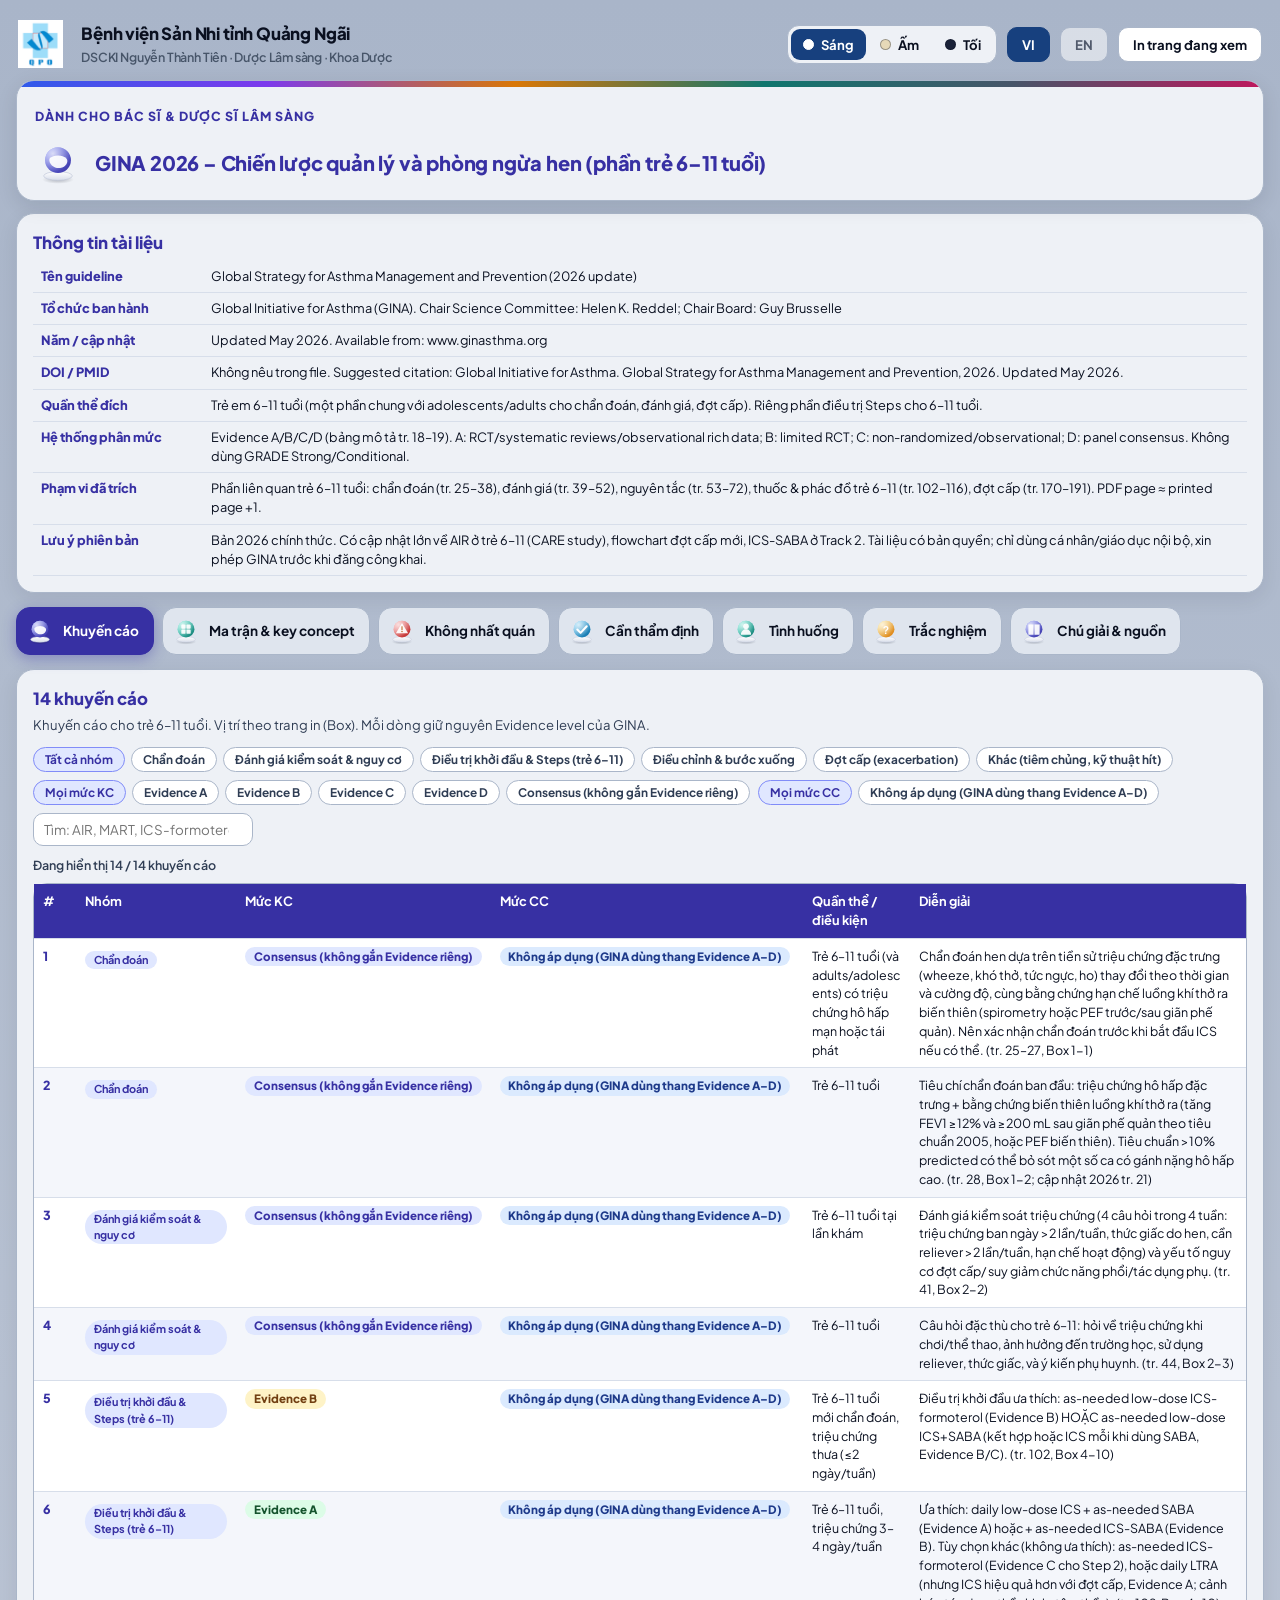
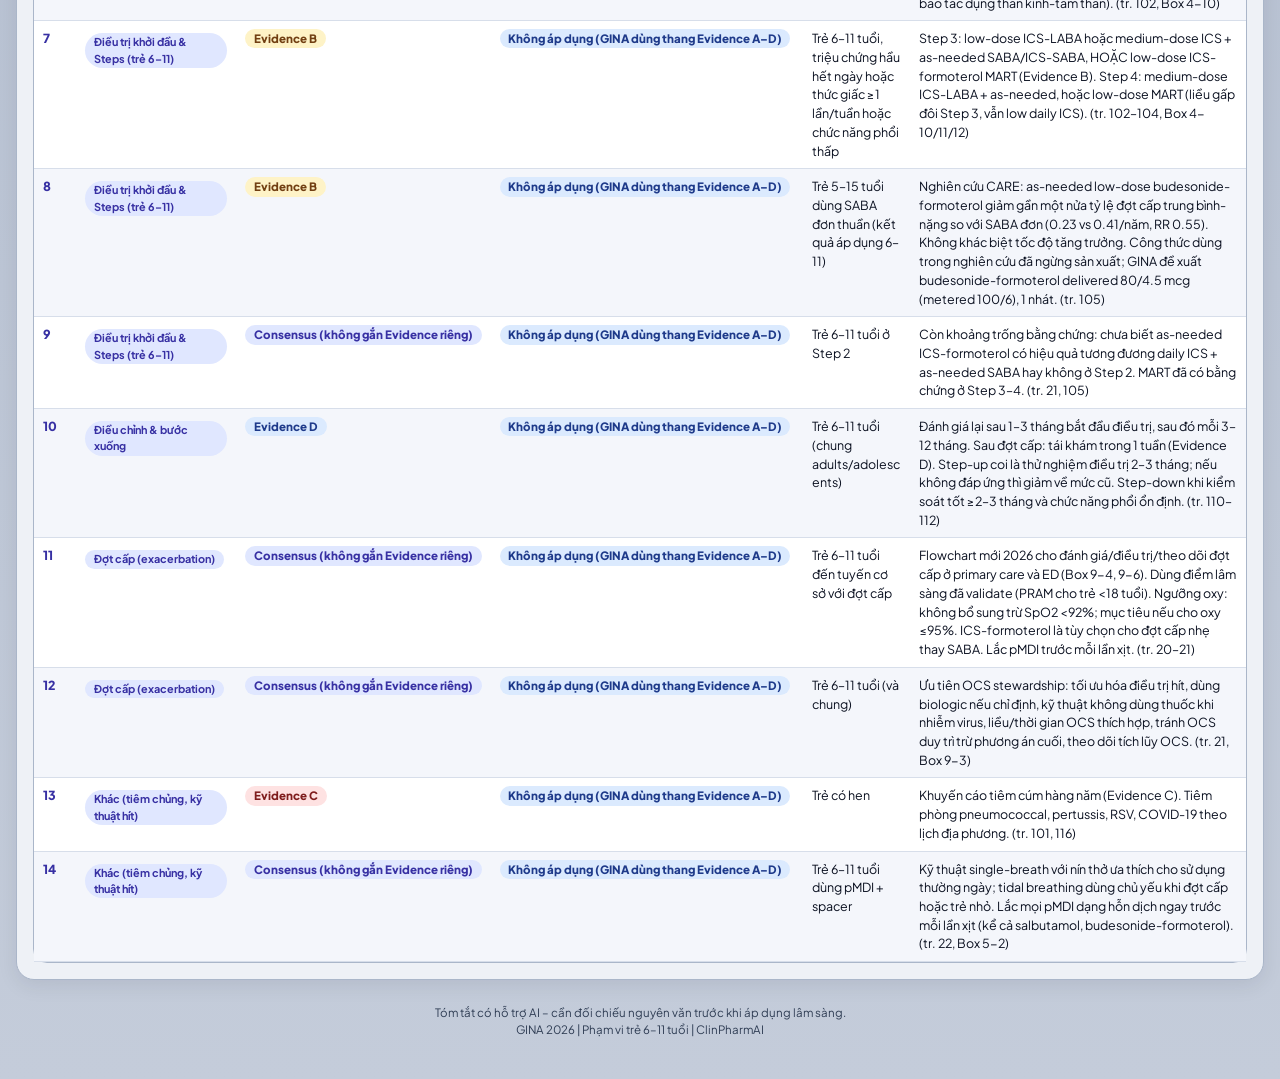
<file: gina-2026-tre-6-11-tuoi-tom-tat.html>
<!doctype html>
<html lang="vi" data-theme="light">
<head>
<meta charset="utf-8">
<meta name="viewport" content="width=device-width, initial-scale=1">
<title>GINA 2026 – Chiến lược quản lý và phòng ngừa hen (phần trẻ 6–11 tuổi)</title>
<meta name="description" content="Tóm tắt khuyến cáo GINA 2026 cho trẻ em 6–11 tuổi: chẩn đoán, đánh giá, điều trị (Track AIR/MART), đợt cấp. Giữ nguyên mức chứng cứ, diễn giải tiếng Việt, số trang tham khảo.">
<link rel="preconnect" href="https://fonts.googleapis.com">
<link href="https://fonts.googleapis.com/css2?family=Plus+Jakarta+Sans:wght@400;500;600;700;800&display=swap" rel="stylesheet">
<style>
:root{--bg1:#a9b5c9;--bg2:#c4ccda;--card:#eef1f6;--card2:#dfe5ee;--line:#aab6c9;--tx:#0a1020;--mut:#2f3d54;--dim:#4a5a73;
--surf:#fff;--surf2:#f4f6fb;--tnt:#e0e7ff;--tnt2:#eef2ff;--line2:#d7deea;--band:#c7d2fe;--bandt:#1e1b4b;
--g:#15803d;--gb:#dcfce7;--gt:#14532d;--w:#a16207;--wb:#fef3c7;--wt:#713f12;--b:#b91c1c;--bb:#fee2e2;--bt:#7f1d1d;--n:#1d4ed8;--nb:#dbeafe;--nt:#1e3a8a;
--ind:#3730a3;--indt:#3730a3;--navy:#17407e;
--mild:#15803d;--mild-bg:#dcfce7;--mod:#a16207;--mod-bg:#fef3c7;--sev:#b91c1c;--sev-bg:#fee2e2;--life:#5b1030;--life-bg:#f6dce6;}
:root[data-theme="warm"]{--bg1:#e6d8bb;--bg2:#f3ead6;--card:#fbf5e8;--card2:#f0e6d0;--line:#d4c4a1;--tx:#2a2116;--mut:#5a4a33;--dim:#6b5a40;
--surf:#fffdf7;--surf2:#f8f1e1;--tnt:#f1e3c4;--tnt2:#f6ecd5;--line2:#e6d9bb;--band:#e8d6a8;--bandt:#4a3410;
--ind:#8a4b0f;--indt:#7a3f0a;--navy:#7a4a12;--n:#9a3412;}
:root[data-theme="dark"]{--bg1:#0b1220;--bg2:#111a2e;--card:#16213a;--card2:#1e2b4a;--line:#33466b;--tx:#e8edf8;--mut:#b4c0d8;--dim:#93a3c4;
--surf:#1b2a4a;--surf2:#203154;--tnt:#2a3a66;--tnt2:#243457;--line2:#2f4064;--band:#2f3f78;--bandt:#e0e7ff;
--g:#4ade80;--gb:#12361f;--gt:#bbf7d0;--w:#fbbf24;--wb:#3a2d0b;--wt:#fde68a;--b:#f87171;--bb:#3d1620;--bt:#fecaca;--nb:#14284f;--nt:#bfdbfe;--n:#93c5fd;
--ind:#4f46e5;--indt:#c7d2fe;--navy:#3b5bdb;
--mild-bg:#12361f;--mod-bg:#3a2d0b;--sev-bg:#3d1620;--life-bg:#3a1226;}
*{box-sizing:border-box}
html{scroll-behavior:smooth}
body{margin:0;font-family:"Plus Jakarta Sans",system-ui,-apple-system,"Segoe UI",Roboto,sans-serif;color:var(--tx);background:linear-gradient(180deg,var(--bg1),var(--bg2));background-color:var(--bg2);min-height:100vh;line-height:1.5;-webkit-font-smoothing:antialiased}
.wrap{max-width:1360px;margin:0 auto;padding:16px}
header.top{display:flex;gap:14px;align-items:center;flex-wrap:wrap;background:var(--card);border:1px solid var(--line);border-radius:18px;padding:14px 18px;box-shadow:0 6px 20px rgba(10,16,32,.10)}
header.top h1{margin:0;font-size:1.25rem;font-weight:800;color:var(--indt);letter-spacing:-.01em}
header.top p{margin:2px 0 0;font-size:.82rem;color:var(--mut);max-width:860px}
.ico{width:46px;height:46px;flex:none}
.ico svg{width:100%;height:100%;display:block}
.sp{flex:1}
.ainote{margin:12px 0 0;background:var(--wb);border:1px solid #fcd34d;color:var(--wt);border-radius:12px;padding:10px 14px;font-size:.8rem;font-weight:600}
.ainote p{margin:4px 0 0;font-weight:500}
nav.tabs{display:flex;gap:8px;flex-wrap:wrap;margin:14px 0}
nav.tabs button{display:flex;align-items:center;gap:8px;border:1px solid var(--line);background:var(--card2);color:var(--tx);border-radius:14px;padding:8px 14px 8px 8px;font-weight:700;font-size:.85rem;cursor:pointer;font-family:inherit}
nav.tabs button .ico{width:30px;height:30px}
nav.tabs button[aria-selected="true"]{background:var(--ind);color:#fff;border-color:var(--indt);box-shadow:0 4px 14px rgba(55,48,163,.35)}
nav.tabs button:hover:not([aria-selected="true"]){background:var(--surf)}
button:focus-visible,input:focus-visible,select:focus-visible,a:focus-visible{outline:3px solid #818cf8;outline-offset:2px}
.panel{background:var(--card);border:1px solid var(--line);border-radius:18px;padding:16px;box-shadow:0 6px 20px rgba(10,16,32,.08);margin-bottom:14px}
.panel[hidden]{display:none}
.panel h2{margin:0 0 4px;font-size:1.05rem;font-weight:800;color:var(--indt)}
.panel h3{margin:0 0 6px;font-size:.92rem;font-weight:800;color:var(--indt)}
.sub{margin:0 0 12px;color:var(--mut);font-size:.82rem}
.ref{color:var(--n);font-weight:700;font-size:.72rem;display:block;margin-top:2px}
.cnt{font-size:.78rem;color:var(--mut);font-weight:600;margin:0 0 8px}
.filters{display:flex;gap:8px;flex-wrap:wrap;align-items:center;margin-bottom:10px}
.chips{display:flex;gap:6px;flex-wrap:wrap}
.chip{border:1px solid var(--line);background:var(--surf);border-radius:999px;padding:4px 11px;font-size:.74rem;font-weight:700;color:var(--mut);cursor:pointer;font-family:inherit}
.chip[aria-pressed="true"]{background:var(--tnt);color:var(--indt);border-color:#818cf8}
.search{border:1px solid var(--line);border-radius:10px;padding:7px 10px;font-size:.84rem;font-family:inherit;background:var(--surf);color:var(--tx);min-width:220px}
.sr-only{position:absolute;width:1px;height:1px;overflow:hidden;clip:rect(0 0 0 0)}
.tw{border:1px solid var(--line);border-radius:14px;background:var(--surf)}
.tw .sc{overflow-x:visible}
table.rs{width:100%;border-collapse:collapse;font-size:.78rem}
table.rs th,table.rs td{padding:8px 9px;vertical-align:top;overflow-wrap:anywhere;border-bottom:1px solid var(--line2);text-align:left}
table.rs thead th{background:var(--ind);color:#fff;font-size:.8rem}
table.rs tbody tr:nth-child(even) td{background:var(--surf2)}
td.num{font-weight:800;color:var(--indt);width:42px}
td.drug{min-width:130px;overflow-wrap:normal!important}
td.drug b{color:var(--indt)}
#td td.num,#td th:nth-child(2){width:120px}
#td td.num{white-space:normal}
.grp{display:inline-block;margin-top:4px;background:var(--tnt);color:var(--indt);border-radius:999px;padding:1px 9px;font-size:.68rem;font-weight:700}
.ev{display:inline-block;min-width:24px;text-align:center;border-radius:999px;padding:1px 8px;font-weight:800;font-size:.72rem;margin-right:4px}
.ev.A{background:var(--gb);color:var(--gt)}.ev.D{background:var(--nb);color:var(--nt)}.ev.B{background:var(--wb);color:var(--wt)}
.evn{display:block;font-size:.72rem;color:var(--mut);margin-top:4px}
.empty{text-align:center;color:var(--mut);padding:18px!important}
.flag{display:inline-block;margin-top:4px;background:var(--wb);border:1px solid #fcd34d;color:var(--wt);border-radius:8px;padding:2px 8px;font-size:.72rem;font-weight:700}
.cap{display:inline-block;background:var(--bb);color:var(--bt);border-radius:8px;padding:2px 8px;font-weight:800;font-size:.74rem}
.chipcn{display:inline-block;background:var(--wb);color:var(--wt);border:1px solid #fcd34d;border-radius:999px;padding:1px 9px;font-size:.7rem;font-weight:800}

/* thang mức độ */
.ladder{display:grid;grid-template-columns:repeat(4,1fr);gap:8px;margin-bottom:10px}
.step{border:2px solid var(--line);background:var(--surf);border-radius:14px;padding:9px 10px;cursor:pointer;font-family:inherit;text-align:left;color:var(--tx)}
.step .nm{display:block;font-weight:800;font-size:.9rem}
.step .mt{display:block;font-size:.72rem;color:var(--mut);font-weight:600}
.step[data-k="nhe"]{--c:var(--mild)}.step[data-k="vua"]{--c:var(--mod)}.step[data-k="nang"]{--c:var(--sev)}.step[data-k="doa"]{--c:var(--life)}
.step[aria-pressed="true"]{border-color:var(--c);background:var(--c);color:#fff;box-shadow:0 4px 14px rgba(10,16,32,.25)}
.step[aria-pressed="true"] .mt{color:#fff}
.sevpanel{display:grid;grid-template-columns:1fr 1fr;gap:14px;border:2px solid var(--c);background:var(--surf);border-radius:14px;padding:12px 14px;border-left-width:8px}
.sevpanel .rule,.sevpanel .where{font-size:.78rem;color:var(--mut);margin:0 0 8px;font-weight:600}
dl.signs{margin:0;display:grid;grid-template-columns:150px 1fr;gap:4px 10px;font-size:.78rem}
dl.signs dt{font-weight:800;color:var(--indt)}dl.signs dd{margin:0}
ul.acts{margin:0;padding-left:18px;font-size:.8rem}ul.acts li{margin-bottom:6px}

/* ma trận nhanh */
.qmw{overflow-x:auto}
.qm{width:100%;min-width:760px;table-layout:fixed;border-collapse:separate;border-spacing:4px;font-size:.78rem}
.qm th{background:var(--ind);color:#fff;padding:8px;border-radius:8px}
.qm td.lab{background:var(--card2);font-weight:800;color:var(--indt);padding:8px;border-radius:8px;width:16%}
.qm td.q{padding:8px;border-radius:8px;overflow-wrap:anywhere;font-weight:600;border:1px solid rgba(10,16,32,.10)}
.qg{background:var(--gb);color:var(--gt)}.qw{background:var(--wb);color:var(--wt)}.qb{background:var(--bb);color:var(--bt)}.qn{background:var(--nb);color:var(--nt)}.qd{background:#7f1d1d;color:#fff}
.legend{display:flex;gap:8px;flex-wrap:wrap;margin:10px 0 0;font-size:.76rem;font-weight:700;align-items:center}
.legend span.k{padding:3px 10px;border-radius:999px;border:1px solid rgba(10,16,32,.12)}
.legend a{color:var(--n);text-decoration:underline}

/* đường đi */
.path{display:grid;grid-template-columns:repeat(4,1fr);gap:10px;margin-bottom:12px}
.stage{background:var(--surf);border:1px solid var(--line);border-radius:14px;padding:10px 12px}
.stage .n{display:inline-flex;width:26px;height:26px;border-radius:50%;background:var(--ind);color:#fff;font-weight:800;align-items:center;justify-content:center;font-size:.8rem;margin-bottom:4px}
.stage ul,.gate ul,.box ul,.admit ul{margin:6px 0 0;padding-left:16px;font-size:.78rem}
.stage li,.gate li,.box li,.admit li{margin-bottom:4px}
.gates{display:grid;grid-template-columns:repeat(3,1fr);gap:10px;margin-bottom:12px}
.gate{border-radius:14px;padding:10px 12px;border:2px solid var(--line);background:var(--surf)}
.gate.ok{border-color:var(--g);background:var(--gb)}.gate.part{border-color:#d97706;background:var(--wb)}.gate.bad{border-color:var(--b);background:var(--bb)}
.admit{background:var(--surf);border:2px dashed var(--b);border-radius:14px;padding:10px 14px;margin-bottom:12px}
.cols{display:grid;grid-template-columns:repeat(3,1fr);gap:10px}
.box{background:var(--surf);border:2px solid var(--b);border-radius:14px;padding:10px 12px}
.box.alt{border-color:#d97706}.box.dk{border-color:var(--indt)}

/* công cụ liều */
.form{display:grid;grid-template-columns:repeat(auto-fit,minmax(170px,1fr));gap:10px;margin-bottom:12px}
.form label{display:flex;flex-direction:column;gap:3px;font-size:.74rem;font-weight:700;color:var(--mut)}
.form input,.form select{border:1px solid var(--line);border-radius:10px;padding:8px 10px;font-size:.88rem;font-family:inherit;background:var(--surf);color:var(--tx)}
.est{display:flex;gap:10px;flex-wrap:wrap;margin:8px 0 14px}
.est div{background:var(--tnt);border-radius:12px;padding:8px 14px;font-weight:800;color:var(--indt);font-size:.86rem}
.est small{display:block;font-weight:600;color:var(--mut);font-size:.7rem}
.res{display:grid;grid-template-columns:repeat(auto-fit,minmax(270px,1fr));gap:10px}
.rc{border-radius:14px;padding:12px;border:2px solid var(--c);background:var(--surf)}
.rc h3{margin:0 0 6px;font-size:.88rem;font-weight:800;color:var(--c)}
.badge{display:inline-block;padding:2px 10px;border-radius:999px;font-size:.7rem;font-weight:800;margin-bottom:6px}
.s-ok{background:var(--gb);color:var(--gt)}.s-warn{background:var(--wb);color:var(--wt)}.s-na{background:var(--nb);color:var(--nt)}
.rc .dose{font-weight:800;font-size:.9rem;margin-bottom:6px}
.rc ul{margin:0;padding-left:16px;font-size:.76rem;color:var(--mut)}
.disc{font-size:.76rem;color:var(--mut);margin-top:10px}
.warn{background:var(--wb);border:1px solid #fcd34d;color:var(--wt);border-radius:10px;padding:8px 12px;font-size:.8rem;font-weight:600}

/* tình huống */
.cases{display:grid;gap:12px}
.case{background:var(--surf);border:1px solid var(--line);border-radius:14px;padding:12px 14px}
.case h3{margin:0 0 8px;font-size:.92rem;color:var(--indt);font-weight:800}
.case .row{display:grid;grid-template-columns:120px 1fr;gap:8px;font-size:.8rem;padding:4px 0;border-top:1px dashed var(--line2)}
.case .row b{font-weight:800}
.case .row.p b{color:var(--g)}.case .row.a b{color:var(--w)}.case .row.x b{color:var(--b)}.case .row.y b{color:var(--indt)}

/* trắc nghiệm */
.qh{font-weight:800;font-size:.95rem;margin:6px 0 10px}
.opt{display:block;width:100%;text-align:left;border:2px solid var(--line);background:var(--surf);border-radius:12px;padding:9px 12px;margin-bottom:8px;font-weight:600;font-size:.84rem;cursor:pointer;font-family:inherit;color:var(--tx)}
.opt:hover:not([disabled]){border-color:#818cf8;background:var(--tnt2)}
.opt.ok{border-color:var(--g);background:var(--gb)}.opt.no{border-color:var(--b);background:var(--bb)}
.expl{background:var(--tnt2);border-left:4px solid var(--ind);padding:8px 12px;border-radius:8px;font-size:.8rem;margin:8px 0}
.btn{border:0;background:var(--ind);color:#fff;border-radius:12px;padding:8px 18px;font-weight:800;font-size:.84rem;cursor:pointer;font-family:inherit}
.btn.alt{background:var(--surf);color:var(--indt);border:1px solid var(--ind)}

/* chú giải, nguồn */
.sec ol{margin:0;padding-left:18px;font-size:.8rem}
table.gl{width:100%;table-layout:fixed;border-collapse:collapse;font-size:.76rem;margin-bottom:12px}
table.gl th,table.gl td{border-bottom:1px solid var(--line2);padding:6px 8px;text-align:left;vertical-align:top;overflow-wrap:anywhere}
table.gl th{background:var(--band);color:var(--bandt)}
table.gl td:first-child{font-weight:800;color:var(--indt);width:16%}
.two{display:grid;grid-template-columns:1.2fr 1fr;gap:14px;font-size:.8rem}
.two ul{margin:0;padding-left:18px}.two li{margin-bottom:5px}
.refs{font-size:.76rem;color:var(--mut);list-style:none;padding-left:0!important}
footer{font-size:.72rem;color:var(--mut);text-align:center;padding:10px 0 24px}

@media(max-width:900px){
 .ladder{grid-template-columns:repeat(2,1fr)}.path,.cols,.gates,.two,.sevpanel{grid-template-columns:1fr}
 .case .row{grid-template-columns:1fr}dl.signs{grid-template-columns:120px 1fr}
 .tw{overflow-x:auto}table.rs{min-width:640px}
}
@media(max-width:640px){.wrap{padding:10px}.search{min-width:0;width:100%}}
@media(prefers-reduced-motion:reduce){html{scroll-behavior:auto}}
@media print{nav.tabs,.filters,.ladder,.btn{display:none}body{background:var(--surf)}.panel{break-inside:avoid-page}}

html[data-theme="dark"] .rc h3{color:var(--indt)}
html[data-theme="dark"] .ico svg{filter:brightness(.95)}

/* thanh trên cùng */
.topbar{display:flex;align-items:center;gap:10px;flex-wrap:wrap;padding:4px 2px 12px}
.brand{font-weight:800;font-size:1.15rem;color:var(--tx);letter-spacing:-.01em;display:flex;align-items:center;gap:8px}
.brand span{color:var(--indt);font-size:.95rem;font-weight:700;margin-left:4px}
.seg{display:flex;gap:2px;border:1px solid var(--line);background:var(--card);border-radius:12px;padding:3px}
.seg button{border:0;background:transparent;border-radius:9px;padding:7px 12px;font-weight:700;font-size:.82rem;display:flex;align-items:center;gap:7px;color:var(--tx);cursor:pointer;font-family:inherit}
.seg button[aria-pressed="true"]{background:var(--navy);color:#fff}
.seg .dot{width:11px;height:11px;border-radius:50%;border:1px solid rgba(10,16,32,.35);display:inline-block}
.dot.l{background:#fff}.dot.w{background:#e6d9b8}.dot.d{background:#1a2238}
.seg button[aria-pressed="true"] .dot{border-color:#fff}
.pb{border:1px solid var(--line);background:var(--surf);border-radius:10px;padding:8px 14px;font-weight:700;font-size:.82rem;color:var(--tx);cursor:pointer;font-family:inherit}
.pb[aria-pressed="true"]{background:var(--navy);color:#fff;border-color:var(--navy)}
.pb:disabled{opacity:.55;cursor:not-allowed}
.pb:hover:not(:disabled):not([aria-pressed="true"]){background:var(--tnt2)}
header.top{position:relative;overflow:hidden;padding-top:26px}
header.top::before{content:"";position:absolute;left:0;right:0;top:0;height:6px;background:linear-gradient(90deg,#2f5bea,#7c3aed,#d97706,#0f766e,#475569,#be185d)}
.eyebrow{width:100%;font-size:.78rem;font-weight:800;letter-spacing:.08em;text-transform:uppercase;color:var(--indt)}

.docinfo{margin-top:12px}
.docinfo dl{margin:6px 0 0;display:grid;grid-template-columns:170px 1fr;gap:0;font-size:.8rem}
.docinfo dt,.docinfo dd{margin:0;padding:6px 8px;border-bottom:1px solid var(--line2)}
.docinfo dt{font-weight:800;color:var(--indt)}
.ainote{font-size:.84rem}
@media(max-width:640px){.docinfo dl{grid-template-columns:1fr}.docinfo dt{border-bottom:0;padding-bottom:0}}
@media print{.topbar{display:none}html[data-theme]{--bg1:#a9b5c9;--bg2:#c4ccda;--card:#eef1f6;--card2:#dfe5ee;--line:#aab6c9;--tx:#0a1020;--mut:#2f3d54;--dim:#4a5a73;--surf:#fff;--surf2:#f4f6fb;--tnt:#e0e7ff;--tnt2:#eef2ff;--line2:#d7deea;--band:#c7d2fe;--bandt:#1e1b4b;--g:#15803d;--gb:#dcfce7;--gt:#14532d;--w:#a16207;--wb:#fef3c7;--wt:#713f12;--b:#b91c1c;--bb:#fee2e2;--bt:#7f1d1d;--n:#1d4ed8;--nb:#dbeafe;--nt:#1e3a8a;--ind:#3730a3;--indt:#3730a3;--navy:#17407e;--mild:#15803d;--mild-bg:#dcfce7;--mod:#a16207;--mod-bg:#fef3c7;--sev:#b91c1c;--sev-bg:#fee2e2;--life:#5b1030;--life-bg:#f6dce6;--bg1:#fff;--bg2:#fff}}

/* bổ sung cho trang ACG */
.st{display:inline-block;border-radius:999px;padding:1px 9px;font-weight:800;font-size:.72rem}
.st.S{background:var(--gb);color:var(--gt)}.st.C{background:var(--wb);color:var(--wt)}
.ev.mod{background:var(--nb);color:var(--nt)}.ev.low{background:var(--tnt);color:var(--indt)}.ev.vlow{background:var(--bb);color:var(--bt)}
.neg{display:inline-block;margin-left:4px;background:var(--bb);color:var(--bt);border-radius:8px;padding:0 7px;font-size:.68rem;font-weight:800}
tr.hl td{outline:2px solid #818cf8;outline-offset:-2px;background:var(--tnt2)!important}
.mx{display:grid;grid-template-columns:110px 1fr 1fr;gap:6px;font-size:.78rem}
.mx>div{border-radius:10px;padding:8px}
.mx .h{background:var(--ind);color:#fff;font-weight:800;text-align:center}
.mx .r{background:var(--card2);color:var(--indt);font-weight:800;display:flex;align-items:center}
.mx .c{background:var(--surf);border:1px solid var(--line2);display:flex;gap:5px;flex-wrap:wrap;align-content:flex-start;min-height:54px}
.mx .c.S{background:var(--gb)}.mx .c.C{background:var(--wb)}
.rb{border:1px solid rgba(10,16,32,.2);background:var(--surf);color:var(--tx);border-radius:8px;padding:2px 9px;font-weight:800;font-size:.76rem;cursor:pointer;font-family:inherit}
.rb:hover{background:var(--tnt)}
.ico3{display:block;width:100%;height:100%}
.note{font-size:.78rem;color:var(--mut);margin:6px 0 0}
.lbl{font-size:.74rem;font-weight:800;color:var(--indt)}
.calc2{display:grid;grid-template-columns:1fr 1fr;gap:14px}
@media(max-width:900px){.calc2{grid-template-columns:1fr}.mx{grid-template-columns:80px 1fr 1fr}}
table.rs td.vt{min-width:150px}
.st,.ev{white-space:nowrap}
table.rs td.nw{min-width:96px;overflow-wrap:normal}

.tg{background:var(--gb);color:var(--gt)}.tw2{background:var(--wb);color:var(--wt)}.tb{background:var(--bb);color:var(--bt)}.tn{background:var(--nb);color:var(--nt)}.ti{background:var(--tnt);color:var(--indt)}
.mx .c.tg{background:var(--gb)}.mx .c.tw2{background:var(--wb)}.mx .c.tb{background:var(--bb)}.mx .c.tn{background:var(--nb)}.mx .c.ti{background:var(--tnt2)}
</style>
</head>
<body>
<svg width="0" height="0" style="position:absolute" aria-hidden="true"><defs>

<linearGradient id="g-ped" x1="0" y1="0" x2="0" y2="1"><stop offset="0" stop-color="#ffffff"/><stop offset="1" stop-color="#d9deea"/></linearGradient>
<linearGradient id="g-ind" x1="0" y1="0" x2="1" y2="1"><stop offset="0" stop-color="#818cf8"/><stop offset="1" stop-color="#3730a3"/></linearGradient>
<linearGradient id="g-teal" x1="0" y1="0" x2="1" y2="1"><stop offset="0" stop-color="#5eead4"/><stop offset="1" stop-color="#0f766e"/></linearGradient>
<linearGradient id="g-amb" x1="0" y1="0" x2="1" y2="1"><stop offset="0" stop-color="#fde68a"/><stop offset="1" stop-color="#d97706"/></linearGradient>
<linearGradient id="g-blu" x1="0" y1="0" x2="1" y2="1"><stop offset="0" stop-color="#7dd3fc"/><stop offset="1" stop-color="#0369a1"/></linearGradient>
<linearGradient id="g-red" x1="0" y1="0" x2="1" y2="1"><stop offset="0" stop-color="#fca5a5"/><stop offset="1" stop-color="#b91c1c"/></linearGradient>
<radialGradient id="r-sh" cx=".5" cy=".5" r=".5"><stop offset="0" stop-color="#0a1020" stop-opacity=".28"/><stop offset="1" stop-color="#0a1020" stop-opacity="0"/></radialGradient>
<radialGradient id="r-hi" cx=".3" cy=".25" r=".7"><stop offset="0" stop-color="#fff" stop-opacity=".75"/><stop offset="1" stop-color="#fff" stop-opacity="0"/></radialGradient>


</defs></svg>
<div class="wrap">
<div class="topbar">
  <div class="brand" id="brand"></div>
  <div class="sp"></div>
  <div class="seg" role="group" aria-label="Chế độ nền">
    <button type="button" data-th="light" aria-pressed="true"><span class="dot l"></span>Sáng</button>
    <button type="button" data-th="warm" aria-pressed="false"><span class="dot w"></span>Ấm</button>
    <button type="button" data-th="dark" aria-pressed="false"><span class="dot d"></span>Tối</button>
  </div>
  <button type="button" class="pb" aria-pressed="true" id="lang-vi">VI</button>
  <button type="button" class="pb" id="lang-en" disabled title="Bản tiếng Anh chưa có">EN</button>
  <button type="button" class="pb" id="print-btn">In trang đang xem</button>
</div>
<header class="top">
  <div class="eyebrow" id="eyebrow"></div>
  <div class="ico" id="hico"></div>
  <div><h1 id="h1"></h1></div>
</header>
<section class="panel docinfo" aria-label="Thông tin tài liệu">
  <h2>Thông tin tài liệu</h2>
  <dl id="docdl"></dl>
</section>
<noscript><p class="ainote">Trang này cần bật JavaScript để hiển thị bảng, bộ lọc và công cụ tính.</p></noscript>
<nav class="tabs" id="tabs" role="tablist" aria-label="Nội dung"></nav>

<div class="panel" id="p-rec" role="tabpanel">
  <h2 id="rec-h"></h2>
  <p class="sub" id="rec-sub"></p>
  <div class="filters">
    <div class="chips" id="gchips" role="group" aria-label="Lọc theo nhóm"></div>
    <div class="chips" id="schips" role="group" aria-label="Lọc theo mức khuyến cáo"></div>
    <div class="chips" id="echips" role="group" aria-label="Lọc theo mức chứng cứ"></div>
    <label class="sr-only" for="q">Tìm trong bảng khuyến cáo</label>
    <input class="search" id="q" type="search" placeholder="Tìm trong bảng khuyến cáo…">
  </div>
  <p class="cnt" id="count" aria-live="polite"></p>
  <div class="tw"><table class="rs" id="recs"></table></div>
</div>

<div class="panel" id="p-mx" role="tabpanel" hidden>
  <h2>Ma trận mức khuyến cáo × mức chứng cứ</h2>
  <p class="sub">Bấm số khuyến cáo để mở dòng tương ứng. Ô trống nghĩa là không có khuyến cáo nào ở mức đó.</p>
  <div class="mx" id="mx"></div>
  <p class="note" id="mx-note"></p>
  <div id="kc-wrap"><h2 style="margin-top:16px" id="kc-h"></h2>
  <div class="tw"><table class="rs" id="kc"></table></div></div>
</div>

<div class="panel" id="p-calc" role="tabpanel" hidden>
  <h2 id="calc-h"></h2>
  <p class="sub" id="calc-sub"></p>
  <div id="calc-body"></div>
  <p class="disc" id="calc-disc"></p>
</div>

<div class="panel" id="p-inc" role="tabpanel" hidden>
  <h2 id="inc-h"></h2>
  <p class="sub" id="inc-sub"></p>
  <div class="tw"><table class="rs" id="inc"></table></div>
</div>

<div class="panel" id="p-val" role="tabpanel" hidden>
  <h2>Khả năng áp dụng tại bệnh viện</h2>
  <p class="sub">Danh sách điểm cần thẩm định. Chưa đối chiếu với danh mục thuốc hay phác đồ nội bộ vì chưa được cung cấp.</p>
  <div class="tw"><table class="rs" id="val"></table></div>
</div>

<div class="panel" id="p-case" role="tabpanel" hidden>
  <h2>Tình huống minh hoạ (AI soạn, không phải ca thật)</h2>
  <p class="sub">Mỗi tình huống dẫn số dòng khuyến cáo làm cơ sở và giữ mức chứng cứ của dòng gốc.</p>
  <div class="cases" id="cases"></div>
</div>

<div class="panel" id="p-quiz" role="tabpanel" hidden>
  <h2>Trắc nghiệm ôn nhanh</h2>
  <p class="sub" id="qprog"></p>
  <div id="quiz"></div>
</div>

<div class="panel sec" id="p-ref" role="tabpanel" hidden>
  <h2>Chú giải từ viết tắt</h2>
  <table class="gl" id="gloss"></table>
  <div class="two">
    <div><h3>Kiểm tra trước khi giao</h3><ul id="selfcheck"></ul></div>
    <div><h3>Nguồn</h3><ul class="refs" id="sources"></ul></div>
  </div>
</div>

<footer id="foot"></footer>
</div>

<script type="application/json" id="data">{"schema": "tom-tat-guideline/v1", "meta": {"title": "GINA 2026 – Chiến lược quản lý và phòng ngừa hen (phần trẻ 6–11 tuổi)", "desc": "Tóm tắt khuyến cáo GINA 2026 cho trẻ em 6–11 tuổi: chẩn đoán, đánh giá, điều trị (Track AIR/MART), đợt cấp. Giữ nguyên mức chứng cứ, diễn giải tiếng Việt, số trang tham khảo.", "brand": "Bệnh viện Sản Nhi tỉnh Quảng Ngãi", "brand_sub": "DSCKI Nguyễn Thành Tiên - Dược Lâm sàng - Khoa Dược", "eyebrow": "Dành cho bác sĩ & dược sĩ lâm sàng", "short": "GINA 2026 trẻ 6–11 tuổi", "docinfo": [["Tên guideline", "Global Strategy for Asthma Management and Prevention (2026 update)"], ["Tổ chức ban hành", "Global Initiative for Asthma (GINA). Chair Science Committee: Helen K. Reddel; Chair Board: Guy Brusselle"], ["Năm / cập nhật", "Updated May 2026. Available from: www.ginasthma.org"], ["DOI / PMID", "Không nêu trong file. Suggested citation: Global Initiative for Asthma. Global Strategy for Asthma Management and Prevention, 2026. Updated May 2026."], ["Quần thể đích", "Trẻ em 6–11 tuổi (một phần chung với adolescents/adults cho chẩn đoán, đánh giá, đợt cấp). Riêng phần điều trị Steps cho 6–11 tuổi."], ["Hệ thống phân mức", "Evidence A/B/C/D (bảng mô tả tr. 18–19). A: RCT/systematic reviews/observational rich data; B: limited RCT; C: non-randomized/observational; D: panel consensus. Không dùng GRADE Strong/Conditional."], ["Phạm vi đã trích", "Phần liên quan trẻ 6–11 tuổi: chẩn đoán (tr. 25–38), đánh giá (tr. 39–52), nguyên tắc (tr. 53–72), thuốc & phác đồ trẻ 6–11 (tr. 102–116), đợt cấp (tr. 170–191). PDF page ≈ printed page +1."], ["Lưu ý phiên bản", "Bản 2026 chính thức. Có cập nhật lớn về AIR ở trẻ 6–11 (CARE study), flowchart đợt cấp mới, ICS-SABA ở Track 2. Tài liệu có bản quyền; chỉ dùng cá nhân/giáo dục nội bộ, xin phép GINA trước khi đăng công khai."]], "rec_sub": "Khuyến cáo cho trẻ 6–11 tuổi. Vị trí theo trang in (Box). Mỗi dòng giữ nguyên Evidence level của GINA.", "search_hint": "Tìm: AIR, MART, ICS-formoterol, Step 1–5, CARE study, PRAM, đợt cấp", "kc_title": "Điểm thực hành chính (không gắn Evidence riêng)", "inc_sub": "Điểm không nhất quán hoặc khoảng trống bằng chứng trong phạm vi trẻ 6–11 tuổi.", "sources": ["Global Initiative for Asthma. Global Strategy for Asthma Management and Prevention, 2026. Updated May 2026. Available from: www.ginasthma.org"], "ai_label": "Tóm tắt có hỗ trợ AI – cần đối chiếu nguyên văn trước khi áp dụng lâm sàng.", "footer": "GINA 2026 | Phạm vi trẻ 6–11 tuổi | ClinPharmAI"}, "groups": ["Chẩn đoán", "Đánh giá kiểm soát & nguy cơ", "Điều trị khởi đầu & Steps (trẻ 6–11)", "Điều chỉnh & bước xuống", "Đợt cấp (exacerbation)", "Khác (tiêm chủng, kỹ thuật hít)"], "strengths": [{"k": "A", "label": "Evidence A", "tone": "tg"}, {"k": "B", "label": "Evidence B", "tone": "tw2"}, {"k": "C", "label": "Evidence C", "tone": "tb"}, {"k": "D", "label": "Evidence D", "tone": "tn"}, {"k": "cons", "label": "Consensus (không gắn Evidence riêng)", "tone": "ti"}], "certainty": [{"k": "na", "label": "Không áp dụng (GINA dùng thang Evidence A–D)", "tone": "tn"}], "recs": [{"n": 1, "g": 0, "loc": "tr. 25–27, Box 1-1", "kw": "diagnostic flowchart", "s": "cons", "neg": 0, "c": "na", "pop": "Trẻ 6–11 tuổi (và adults/adolescents) có triệu chứng hô hấp mạn hoặc tái phát", "it": "Chẩn đoán hen dựa trên tiền sử triệu chứng đặc trưng (wheeze, khó thở, tức ngực, ho) thay đổi theo thời gian và cường độ, cùng bằng chứng hạn chế luồng khí thở ra biến thiên (spirometry hoặc PEF trước/sau giãn phế quản). Nên xác nhận chẩn đoán trước khi bắt đầu ICS nếu có thể. (tr. 25–27, Box 1-1)"}, {"n": 2, "g": 0, "loc": "tr. 28, Box 1-2", "kw": "criteria initial diagnosis", "s": "cons", "neg": 0, "c": "na", "pop": "Trẻ 6–11 tuổi", "it": "Tiêu chí chẩn đoán ban đầu: triệu chứng hô hấp đặc trưng + bằng chứng biến thiên luồng khí thở ra (tăng FEV1 ≥12% và ≥200 mL sau giãn phế quản theo tiêu chuẩn 2005, hoặc PEF biến thiên). Tiêu chuẩn >10% predicted có thể bỏ sót một số ca có gánh nặng hô hấp cao. (tr. 28, Box 1-2; cập nhật 2026 tr. 21)"}, {"n": 3, "g": 1, "loc": "tr. 41, Box 2-2", "kw": "GINA assessment asthma control", "s": "cons", "neg": 0, "c": "na", "pop": "Trẻ 6–11 tuổi tại lần khám", "it": "Đánh giá kiểm soát triệu chứng (4 câu hỏi trong 4 tuần: triệu chứng ban ngày >2 lần/tuần, thức giấc do hen, cần reliever >2 lần/tuần, hạn chế hoạt động) và yếu tố nguy cơ đợt cấp/ suy giảm chức năng phổi/tác dụng phụ. (tr. 41, Box 2-2)"}, {"n": 4, "g": 1, "loc": "tr. 44, Box 2-3", "kw": "specific questions children 6-11", "s": "cons", "neg": 0, "c": "na", "pop": "Trẻ 6–11 tuổi", "it": "Câu hỏi đặc thù cho trẻ 6–11: hỏi về triệu chứng khi chơi/thể thao, ảnh hưởng đến trường học, sử dụng reliever, thức giấc, và ý kiến phụ huynh. (tr. 44, Box 2-3)"}, {"n": 5, "g": 2, "loc": "tr. 102, Box 4-10", "kw": "initial treatment children 6-11", "s": "B", "neg": 0, "c": "na", "pop": "Trẻ 6–11 tuổi mới chẩn đoán, triệu chứng thưa (≤2 ngày/tuần)", "it": "Điều trị khởi đầu ưa thích: as-needed low-dose ICS-formoterol (Evidence B) HOẶC as-needed low-dose ICS+SABA (kết hợp hoặc ICS mỗi khi dùng SABA, Evidence B/C). (tr. 102, Box 4-10)"}, {"n": 6, "g": 2, "loc": "tr. 102, Box 4-10", "kw": "symptoms 3-4 days/week", "s": "A", "neg": 0, "c": "na", "pop": "Trẻ 6–11 tuổi, triệu chứng 3–4 ngày/tuần", "it": "Ưa thích: daily low-dose ICS + as-needed SABA (Evidence A) hoặc + as-needed ICS-SABA (Evidence B). Tùy chọn khác (không ưa thích): as-needed ICS-formoterol (Evidence C cho Step 2), hoặc daily LTRA (nhưng ICS hiệu quả hơn với đợt cấp, Evidence A; cảnh báo tác dụng thần kinh-tâm thần). (tr. 102, Box 4-10)"}, {"n": 7, "g": 2, "loc": "tr. 102–104, Box 4-10, 4-11, 4-12", "kw": "Step 3-4 MART", "s": "B", "neg": 0, "c": "na", "pop": "Trẻ 6–11 tuổi, triệu chứng hầu hết ngày hoặc thức giấc ≥1 lần/tuần hoặc chức năng phổi thấp", "it": "Step 3: low-dose ICS-LABA hoặc medium-dose ICS + as-needed SABA/ICS-SABA, HOẶC low-dose ICS-formoterol MART (Evidence B). Step 4: medium-dose ICS-LABA + as-needed, hoặc low-dose MART (liều gấp đôi Step 3, vẫn low daily ICS). (tr. 102–104, Box 4-10/11/12)"}, {"n": 8, "g": 2, "loc": "tr. 105, CARE study", "kw": "CARE study AIR Step 1", "s": "B", "neg": 0, "c": "na", "pop": "Trẻ 5–15 tuổi dùng SABA đơn thuần (kết quả áp dụng 6–11)", "it": "Nghiên cứu CARE: as-needed low-dose budesonide-formoterol giảm gần một nửa tỷ lệ đợt cấp trung bình-nặng so với SABA đơn (0.23 vs 0.41/năm, RR 0.55). Không khác biệt tốc độ tăng trưởng. Công thức dùng trong nghiên cứu đã ngừng sản xuất; GINA đề xuất budesonide-formoterol delivered 80/4.5 mcg (metered 100/6), 1 nhát. (tr. 105)"}, {"n": 9, "g": 2, "loc": "tr. 21, 105", "kw": "evidence gap Step 2", "s": "cons", "neg": 0, "c": "na", "pop": "Trẻ 6–11 tuổi ở Step 2", "it": "Còn khoảng trống bằng chứng: chưa biết as-needed ICS-formoterol có hiệu quả tương đương daily ICS + as-needed SABA hay không ở Step 2. MART đã có bằng chứng ở Step 3–4. (tr. 21, 105)"}, {"n": 10, "g": 3, "loc": "tr. 110–112", "kw": "review response step up down", "s": "D", "neg": 0, "c": "na", "pop": "Trẻ 6–11 tuổi (chung adults/adolescents)", "it": "Đánh giá lại sau 1–3 tháng bắt đầu điều trị, sau đó mỗi 3–12 tháng. Sau đợt cấp: tái khám trong 1 tuần (Evidence D). Step-up coi là thử nghiệm điều trị 2–3 tháng; nếu không đáp ứng thì giảm về mức cũ. Step-down khi kiểm soát tốt ≥2–3 tháng và chức năng phổi ổn định. (tr. 110–112)"}, {"n": 11, "g": 4, "loc": "tr. 20–21, Box 9-4", "kw": "exacerbation primary care children 6-11", "s": "cons", "neg": 0, "c": "na", "pop": "Trẻ 6–11 tuổi đến tuyến cơ sở với đợt cấp", "it": "Flowchart mới 2026 cho đánh giá/điều trị/theo dõi đợt cấp ở primary care và ED (Box 9-4, 9-6). Dùng điểm lâm sàng đã validate (PRAM cho trẻ <18 tuổi). Ngưỡng oxy: không bổ sung trừ SpO2 <92%; mục tiêu nếu cho oxy ≤95%. ICS-formoterol là tùy chọn cho đợt cấp nhẹ thay SABA. Lắc pMDI trước mỗi lần xịt. (tr. 20–21)"}, {"n": 12, "g": 4, "loc": "tr. 21, 177 Box 9-3", "kw": "OCS stewardship", "s": "cons", "neg": 0, "c": "na", "pop": "Trẻ 6–11 tuổi (và chung)", "it": "Ưu tiên OCS stewardship: tối ưu hóa điều trị hít, dùng biologic nếu chỉ định, kỹ thuật không dùng thuốc khi nhiễm virus, liều/thời gian OCS thích hợp, tránh OCS duy trì trừ phương án cuối, theo dõi tích lũy OCS. (tr. 21, Box 9-3)"}, {"n": 13, "g": 5, "loc": "tr. 101, 116", "kw": "vaccinations children", "s": "C", "neg": 0, "c": "na", "pop": "Trẻ có hen", "it": "Khuyến cáo tiêm cúm hàng năm (Evidence C). Tiêm phòng pneumococcal, pertussis, RSV, COVID-19 theo lịch địa phương. (tr. 101, 116)"}, {"n": 14, "g": 5, "loc": "tr. 22, Box 5-2", "kw": "inhaler technique pMDI spacer", "s": "cons", "neg": 0, "c": "na", "pop": "Trẻ 6–11 tuổi dùng pMDI + spacer", "it": "Kỹ thuật single-breath với nín thở ưa thích cho sử dụng thường ngày; tidal breathing dùng chủ yếu khi đợt cấp hoặc trẻ nhỏ. Lắc mọi pMDI dạng hỗn dịch ngay trước mỗi lần xịt (kể cả salbutamol, budesonide-formoterol). (tr. 22, Box 5-2)"}], "kc": [{"id": "kc1", "loc": "tr. 20–24 What's new", "txt": "GINA 2026 nhấn mạnh tiếp cận Track 1 với ICS-formoterol (AIR/MART) để giảm đợt cấp, OCS và carbon footprint; cập nhật lớn về AIR ở trẻ 6–11 từ CARE study; flowchart đợt cấp mới với ngưỡng oxy thấp hơn và ICS-formoterol tùy chọn.", "cond": ""}, {"id": "kc2", "loc": "tr. 102–105", "txt": "Với trẻ 6–11: Step 1 ưa thích AIR (as-needed ICS-formoterol hoặc ICS+SABA); Step 2 vẫn ưa thích daily low-dose ICS + SABA (khoảng trống bằng chứng so với AIR); MART có bằng chứng ở Step 3–4.", "cond": ""}], "inc": [{"t": "Khoảng trống bằng chứng Step 2 ở trẻ 6–11", "a": "tr. 21 What's new: 'There remains an evidence gap for children 6–11 years at Step 2: it is not known whether as-needed ICS-formoterol is as effective as daily ICS with as-needed SABA.'", "b": "Box 4-10/4-12: vẫn liệt kê as-needed ICS-formoterol là tùy chọn (Evidence C) ở Step 2, nhưng daily ICS là ưa thích (Evidence A).", "note": "Không mâu thuẫn trực tiếp; GINA ghi nhận khoảng trống và giữ daily ICS là preferred ở Step 2."}, {"t": "Công thức CARE study đã ngừng", "a": "tr. 105: budesonide-formoterol 50/3 mcg pMDI (2 nhát) dùng trong CARE đã discontinued.", "b": "GINA đề xuất thay bằng delivered dose 80/4.5 mcg (metered 100/6) 1 nhát.", "note": "Cần kiểm tra công thức sẵn có tại Việt Nam và hướng dẫn liều chính xác."}], "val": [{"item": "Danh mục thuốc: ICS-formoterol (budesonide-formoterol) dạng DPI/pMDI liều thấp phù hợp trẻ 6–11; ICS-SABA kết hợp nếu có; LTRA (cảnh báo thần kinh-tâm thần).", "ref": "Box 4-2, 4-8, 4-10"}, {"item": "Nhãn cấp phép tại Việt Nam cho ICS-formoterol as-needed/AIR/MART ở trẻ 6–11 tuổi (có thể off-label theo một số quốc gia).", "ref": "tr. 18–19 New therapies and indications"}, {"item": "Công cụ đánh giá: PRAM cho đợt cấp trẻ <18; Peds-AIRQ; CAAT (người lớn).", "ref": "tr. 23, Box 12-2"}, {"item": "Quyền sử dụng tài liệu GINA: bản này chỉ dùng cá nhân/giáo dục; xin phép GINA trước khi đăng công khai hoặc tích hợp hệ thống.", "ref": "Nguyên tắc 11 skill + trang copyright file"}, {"item": "Phác đồ nội bộ bệnh viện / hướng dẫn Bộ Y tế về hen trẻ em có thể khác (ví dụ ưu tiên daily ICS hơn AIR).", "ref": "Cần đối chiếu"}], "cases": [{"t": "Trẻ 8 tuổi triệu chứng ≤2 ngày/tuần, dùng SABA đơn", "rows": [["Triệu chứng", "Wheeze khi chơi thể thao 1–2 lần/tuần, không thức giấc, chức năng phổi bình thường"], ["Khuyến cáo liên quan", "Dòng 5 (Box 4-10 Step 1): as-needed low-dose ICS-formoterol (Evidence B) hoặc ICS+SABA"], ["Hành động gợi ý (AI)", "Chuyển sang AIR; dạy kỹ thuật hít; action plan; tái khám 2–3 tháng. Không bắt đầu daily ICS nếu triệu chứng thưa."]]}, {"t": "Trẻ 9 tuổi triệu chứng hầu hết ngày, thức giấc 2 lần/tuần", "rows": [["Triệu chứng", "Khó thở hầu hết ngày, thức giấc do hen 2 lần/tuần, FEV1 75% predicted"], ["Khuyến cáo liên quan", "Dòng 7 (Step 3/4): low-dose ICS-LABA hoặc medium ICS + as-needed, hoặc low-dose MART"], ["Hành động gợi ý (AI)", "Bắt đầu Step 3 (MART ưu tiên nếu có); kiểm tra kỹ thuật & adherence; đánh giá nguy cơ; tái khám 2–3 tháng."]]}], "quiz": [{"q": "Theo GINA 2026, điều trị khởi đầu ưa thích cho trẻ 6–11 tuổi có triệu chứng ≤2 ngày/tuần là gì?", "o": ["Daily low-dose ICS + as-needed SABA", "As-needed low-dose ICS-formoterol hoặc as-needed ICS+SABA", "Daily LTRA", "SABA đơn thuần"], "a": 1, "e": "Box 4-10 (tr. 102) và CARE study (tr. 105): AIR là preferred Step 1 (Evidence B). Daily ICS là preferred Step 2."}, {"q": "Nghiên cứu CARE cho thấy as-needed budesonide-formoterol so với SABA đơn ở trẻ 5–15 tuổi:", "o": ["Giảm đợt cấp gần một nửa, không ảnh hưởng tăng trưởng", "Không khác biệt đợt cấp, giảm tăng trưởng", "Chỉ hiệu quả ở trẻ ≥12 tuổi", "Tăng nguy cơ tác dụng phụ toàn thân"], "a": 0, "e": "tr. 105: RR 0.55 cho đợt cấp; no difference in growth velocity."}], "gloss": [{"term": "AIR (Anti-inflammatory reliever)", "mean": "Reliever chứa ICS (ICS-formoterol hoặc ICS-SABA) dùng khi có triệu chứng, thay vì SABA đơn.", "page": "76, 105"}, {"term": "MART (Maintenance-and-reliever therapy)", "mean": "ICS-formoterol dùng cả duy trì và khi cần (cùng một ống).", "page": "75, 104"}, {"term": "PRAM", "mean": "Pediatric Respiratory Assessment Measure – thang điểm đánh giá mức độ nặng đợt cấp trẻ 2–17 tuổi.", "page": "218"}], "tools": null, "selfcheck": ["Phạm vi: trẻ 6–11 tuổi (chẩn đoán, đánh giá, điều trị Steps, đợt cấp) theo yêu cầu người dùng.", "14 dòng khuyến cáo, 2 key concept, 2 điểm không nhất quán, 5 điểm thẩm định, 2 tình huống, 2 câu trắc nghiệm.", "Giữ nguyên Evidence A/B/C/D của GINA; không quy đổi sang GRADE.", "Số trang theo trang in trong file (Box 4-10 tr. 102, Box 4-12 tr. 104).", "Cảnh báo bản quyền GINA và cần xin phép trước khi dùng công khai.", "Chưa thay thế việc đọc nguyên văn toàn bộ chương liên quan."], "checks": {"pdf": "/home/workdir/attachments/GINA-2026-Strategy-Report-WMS.pdf", "page_offset": 1, "items": [{"p": 102, "s": "initial asthma treatment for children aged 6–11 years"}, {"p": 105, "s": "care study"}, {"p": 105, "s": "relative rate 0.55"}, {"p": 20, "s": "what's new in gina 2026"}, {"p": 41, "s": "gina assessment of asthma control"}, {"p": 25, "s": "definition of asthma"}]}}</script>
<script>
"use strict";
function esc(s){return String(s).replace(/[&<>"']/g,function(c){return {"&":"&amp;","<":"&lt;",">":"&gt;",'"':"&quot;","'":"&#39;"}[c];});}
var $=function(i){return document.getElementById(i);};
var D=JSON.parse($("data").textContent);
var M=D.meta,GRP=D.groups,SC=D.strengths,CE=D.certainty,RECS=D.recs,KC=D.kc||[],INC=D.inc||[],VAL=D.val||[],CASES=D.cases||[],QUIZ=D.quiz||[],GL=D.gloss||[];
function find(a,k){for(var i=0;i<a.length;i++)if(a[i].k===k)return a[i];return {k:k,label:k,tone:"ti"};}

/* ===== ICON 3D ===== */
function ico(g,glyph){return '<svg class="ico3" viewBox="0 0 64 64" aria-hidden="true"><ellipse cx="32" cy="55" rx="22" ry="6" fill="url(#r-sh)"/><ellipse cx="32" cy="50" rx="20" ry="6" fill="url(#g-ped)" stroke="#c3cadb"/><circle cx="32" cy="28" r="18" fill="url(#'+g+')"/><circle cx="32" cy="28" r="18" fill="url(#r-hi)"/>'+glyph+'</svg>';}
var G={
 liver:'<path d="M20 26c6-6 18-6 24 0 3 4-1 12-9 13-8 1-16-5-15-13z" fill="#fff" opacity=".92"/>',
 grid:'<g fill="#fff" opacity=".92"><rect x="22" y="18" width="9" height="9" rx="2"/><rect x="33" y="18" width="9" height="9" rx="2"/><rect x="22" y="29" width="9" height="9" rx="2"/><rect x="33" y="29" width="9" height="9" rx="2"/></g>',
 calc:'<g fill="#fff" opacity=".92"><rect x="23" y="16" width="18" height="24" rx="3"/></g><g fill="#3730a3"><rect x="26" y="19" width="12" height="5" rx="1"/><circle cx="27" cy="29" r="1.7"/><circle cx="32" cy="29" r="1.7"/><circle cx="37" cy="29" r="1.7"/><circle cx="27" cy="35" r="1.7"/><circle cx="32" cy="35" r="1.7"/><circle cx="37" cy="35" r="1.7"/></g>',
 warn:'<path d="M32 15l13 22H19z" fill="#fff" opacity=".92"/><rect x="31" y="22" width="2" height="8" fill="#b45309"/><circle cx="32" cy="33" r="1.4" fill="#b45309"/>',
 check:'<path d="M22 29l7 7 13-14" stroke="#fff" stroke-width="4.5" fill="none" stroke-linecap="round" stroke-linejoin="round"/>',
 case:'<g fill="#fff" opacity=".92"><circle cx="32" cy="22" r="6"/><path d="M21 40c0-8 6-12 11-12s11 4 11 12z"/></g>',
 quiz:'<text x="32" y="38" text-anchor="middle" font-size="22" font-weight="800" fill="#fff" font-family="sans-serif">?</text>',
 book:'<g fill="#fff" opacity=".92"><path d="M20 18h11v22H20z"/><path d="M33 18h11v22H33z"/></g>'
};
var TABS=[["p-rec","Khuyến cáo","g-ind",G.liver,true],["p-mx","Ma trận & key concept","g-teal",G.grid,true],["p-calc","Công cụ tính","g-amb",G.calc,!!(D.tools&&D.tools.html)],["p-inc","Không nhất quán","g-red",G.warn,true],["p-val","Cần thẩm định","g-blu",G.check,true],["p-case","Tình huống","g-teal",G.case,CASES.length>0],["p-quiz","Trắc nghiệm","g-amb",G.quiz,QUIZ.length>0],["p-ref","Chú giải & nguồn","g-ind",G.book,true]].filter(function(t){return t[4];});

/* ===== RENDER ===== */
var state={g:-1,s:"",e:"",q:"",hl:0,tab:"p-rec"};
function stBadge(r){var s=find(SC,r.s);return '<span class="st '+s.tone+'">'+esc(s.label)+'</span>'+(r.neg?'<span class="neg">không nên</span>':'');}
function renderRecs(){
  var q=state.q.trim().toLowerCase();
  var rows=RECS.filter(function(r){
    if(state.g>=0&&r.g!==state.g)return false;
    if(state.s&&r.s!==state.s)return false;
    if(state.e&&r.c!==state.e)return false;
    if(q&&(r.kw+" "+r.pop+" "+r.it+" "+GRP[r.g]).toLowerCase().indexOf(q)<0)return false;
    return true;});
  var h='<thead><tr><th>#</th><th>Nhóm</th><th>Mức KC</th><th>Mức CC</th><th>Quần thể / điều kiện</th><th>Diễn giải</th></tr></thead><tbody>';
  if(!rows.length)h+='<tr><td colspan="6" class="empty">Không có dòng nào khớp bộ lọc.</td></tr>';
  rows.forEach(function(r){var e=find(CE,r.c);
    h+='<tr id="rec-'+esc(r.n)+'"'+(state.hl===r.n?' class="hl"':'')+'><td class="num">'+esc(r.n)+'</td><td class="vt"><span class="grp">'+esc(GRP[r.g])+'</span></td><td class="nw">'+stBadge(r)+'</td><td class="nw"><span class="ev '+e.tone+'">'+esc(e.label)+'</span></td><td>'+esc(r.pop)+'</td><td>'+esc(r.it)+'</td></tr>';});
  $("recs").innerHTML=h+'</tbody>';
  $("count").textContent="Đang hiển thị "+rows.length+" / "+RECS.length+" khuyến cáo";
}
function chipRow(id,items,key,all){
  var el=$(id);
  function draw(){el.innerHTML="";[[all,key==="g"?-1:""]].concat(items).forEach(function(it){
    var b=document.createElement("button");b.type="button";b.className="chip";b.textContent=it[0];
    b.setAttribute("aria-pressed",String(state[key]===it[1]));
    b.addEventListener("click",function(){state[key]=it[1];state.hl=0;draw();renderRecs();});
    el.appendChild(b);});}
  draw();
}
function setupFilters(){
  chipRow("gchips",GRP.map(function(n,i){return [n,i];}),"g","Tất cả nhóm");
  chipRow("schips",SC.map(function(s){return [s.label,s.k];}),"s","Mọi mức KC");
  chipRow("echips",CE.map(function(s){return [s.label,s.k];}),"e","Mọi mức CC");
}
function renderMx(){
  var h='<div></div>'+SC.map(function(s){return '<div class="h">'+esc(s.label)+'</div>';}).join("");
  CE.forEach(function(c){
    h+='<div class="r">'+esc(c.label)+'</div>';
    SC.forEach(function(s){
      var m=RECS.filter(function(r){return r.c===c.k&&r.s===s.k;});
      h+='<div class="c '+s.tone+'">'+(m.length?m.map(function(r){return '<button type="button" class="rb" data-n="'+esc(r.n)+'" aria-label="Khuyến cáo '+esc(r.n)+(r.neg?', không nên':'')+'">'+esc(r.n)+(r.neg?'✕':'')+'</button>';}).join(""):'<span class="note">—</span>')+'</div>';});});
  var el=$("mx");el.style.gridTemplateColumns="110px repeat("+SC.length+",1fr)";el.innerHTML=h;
  Array.prototype.forEach.call(el.querySelectorAll(".rb"),function(b){b.addEventListener("click",function(){goRec(b.getAttribute("data-n"));});});
  var neg=RECS.filter(function(r){return r.neg;}).map(function(r){return r.n;});
  $("mx-note").textContent=neg.length?'Dấu "không nên" (✕) đánh dấu khuyến cáo chống lại một can thiệp ('+neg.join(", ")+').':"";
  if(!KC.length){$("kc-wrap").hidden=true;return;}
  $("kc-h").textContent=M.kc_title||"Key concept (không áp dụng GRADE)";
  var k='<thead><tr><th>#</th><th>Vị trí</th><th>Nội dung (diễn giải)</th><th>Điều kiện</th></tr></thead><tbody>';
  KC.forEach(function(r){k+='<tr><td class="num">'+esc(r.id)+'</td><td>'+esc(r.loc)+'</td><td>'+esc(r.txt)+'</td><td>'+esc(r.cond)+'</td></tr>';});
  $("kc").innerHTML=k+'</tbody>';
}
function goRec(n){state.g=-1;state.s="";state.e="";state.q="";$("q").value="";state.hl=/^\d+$/.test(n)?+n:n;setupFilters();showTab("p-rec");renderRecs();var el=$("rec-"+n);if(el&&el.scrollIntoView)el.scrollIntoView({block:"center"});}
function renderInc(){
  $("inc-h").textContent=INC.length+" điểm không nhất quán trong tài liệu";
  $("inc-sub").textContent=INC.length?(M.inc_sub||"Mỗi điểm ghi hai vị trí và nội dung từng bên. Không tự chọn một phía."):"Không phát hiện trong phạm vi đã đọc.";
  var fix=INC.some(function(r){return r.fix;});
  var h='<thead><tr><th>#</th><th>Nội dung</th><th>Vị trí A</th><th>Vị trí B</th><th>Ghi chú</th>'+(fix?'<th>Đề xuất xử lý (AI, chờ duyệt)</th>':'')+'</tr></thead><tbody>';
  INC.forEach(function(r,i){h+='<tr><td class="num">'+(i+1)+'</td><td><b>'+esc(r.t)+'</b></td><td>'+esc(r.a)+'</td><td>'+esc(r.b)+'</td><td>'+esc(r.note)+'</td>'+(fix?'<td>'+esc(r.fix||"")+'</td>':'')+'</tr>';});
  $("inc").innerHTML=h+'</tbody>';
}
function renderVal(){
  var h='<thead><tr><th>#</th><th>Điểm cần thẩm định</th><th>Liên quan</th><th>Trạng thái</th></tr></thead><tbody>';
  VAL.forEach(function(r,i){h+='<tr><td class="num">'+(i+1)+'</td><td>'+esc(r.item)+'</td><td>'+esc(r.ref)+'</td><td><span class="chipcn">[CẦN THẨM ĐỊNH]</span></td></tr>';});
  $("val").innerHTML=h+'</tbody>';
}
function renderCases(){
  $("cases").innerHTML=CASES.map(function(c){return '<div class="case"><h3>'+esc(c.t)+'</h3>'+c.rows.map(function(r,i){return '<div class="row '+(i===0?'y':'')+'"><b>'+esc(r[0])+'</b><span>'+esc(r[1])+'</span></div>';}).join("")+'</div>';}).join("");
}
function renderGloss(){
  var h='<thead><tr><th>Từ</th><th>Nghĩa</th><th>Trang</th></tr></thead><tbody>';
  GL.forEach(function(r){h+='<tr><td>'+esc(r.term)+'</td><td>'+esc(r.mean)+'</td><td>tr. '+esc(r.page)+'</td></tr>';});
  $("gloss").innerHTML=h+'</tbody>';
  $("selfcheck").innerHTML=(D.selfcheck||[]).map(function(s){return '<li>'+esc(s)+'</li>';}).join("");
  $("sources").innerHTML=(M.sources||[]).map(function(s){return '<li>'+esc(s)+'</li>';}).join("");
}
function renderHead(){
  document.title=M.title;
  $("brand").innerHTML='<img src="[data-uri]" alt="Logo QPO - BV Sản Nhi Quảng Ngãi" style="height:48px;vertical-align:middle;margin-right:10px"><div style="display:inline-block;vertical-align:middle"><div style="font-weight:800;font-size:1.05rem;color:#0a1020">Bệnh viện Sản Nhi tỉnh Quảng Ngãi</div><div style="font-size:0.78rem;color:#475569;font-weight:600;margin-top:2px">DSCKI Nguyễn Thành Tiên · Dược Lâm sàng · Khoa Dược</div></div>';
  $("eyebrow").textContent=M.eyebrow||"Dành cho bác sĩ & dược sĩ lâm sàng";
  $("h1").textContent=M.title;
  $("docdl").innerHTML=(M.docinfo||[]).map(function(r){return '<dt>'+esc(r[0])+'</dt><dd>'+esc(r[1])+'</dd>';}).join("");
  $("rec-h").textContent=RECS.length+" khuyến cáo";
  $("rec-sub").textContent=M.rec_sub||"Vị trí ghi theo trang in. Mỗi dòng giữ nguyên mức khuyến cáo và mức chứng cứ của tài liệu.";
  $("q").placeholder=M.search_hint||"Tìm trong bảng khuyến cáo…";
  $("foot").innerHTML=esc(M.ai_label)+'<br>'+esc(M.footer||"");
  if(D.tools&&D.tools.html){
    $("calc-h").textContent=D.tools.title;$("calc-sub").textContent=D.tools.sub||"";
    $("calc-body").innerHTML=D.tools.html;$("calc-disc").textContent=D.tools.disc||"";
  }
}

/* ===== TRẮC NGHIỆM ===== */
var qi=0,score=0,answered=false;
function renderQuiz(){
  var el=$("quiz");if(!QUIZ.length)return;
  if(qi>=QUIZ.length){$("qprog").textContent="Hoàn thành";el.innerHTML='<div class="expl">Điểm: '+score+' / '+QUIZ.length+'</div><button type="button" class="btn" id="qre">Làm lại</button>';$("qre").addEventListener("click",function(){qi=0;score=0;answered=false;renderQuiz();});return;}
  var q=QUIZ[qi];answered=false;
  $("qprog").textContent="Câu "+(qi+1)+" / "+QUIZ.length;
  el.innerHTML='<div class="qh">'+esc(q.q)+'</div>'+q.o.map(function(t,i){return '<button type="button" class="opt" data-i="'+i+'">'+esc(t)+'</button>';}).join("")+'<div id="qx"></div>';
  Array.prototype.forEach.call(el.querySelectorAll(".opt"),function(b){b.addEventListener("click",function(){
    if(answered)return;answered=true;var i=+b.getAttribute("data-i");
    if(i===q.a)score++;
    Array.prototype.forEach.call(el.querySelectorAll(".opt"),function(x,j){x.disabled=true;if(j===q.a)x.classList.add("ok");else if(j===i)x.classList.add("no");});
    $("qx").innerHTML='<div class="expl">'+esc(q.e)+'</div><button type="button" class="btn" id="qn">'+(qi+1<QUIZ.length?"Câu tiếp":"Xem điểm")+'</button>';
    $("qn").addEventListener("click",function(){qi++;renderQuiz();});});});
}

/* ===== TAB, THEME, IN ===== */
function showTab(id){
  state.tab=id;
  ["p-rec","p-mx","p-calc","p-inc","p-val","p-case","p-quiz","p-ref"].forEach(function(p){var e=$(p);if(e)e.hidden=(p!==id);});
  Array.prototype.forEach.call($("tabs").children,function(b){b.setAttribute("aria-selected",String(b.getAttribute("data-t")===id));});
}
function setupTabs(){
  var nav=$("tabs");nav.innerHTML="";
  TABS.forEach(function(t){
    var b=document.createElement("button");b.type="button";b.setAttribute("role","tab");b.setAttribute("data-t",t[0]);b.setAttribute("aria-selected",String(t[0]===state.tab));
    b.innerHTML='<span class="ico">'+ico(t[2],t[3])+'</span>'+esc(t[1]);
    b.addEventListener("click",function(){showTab(t[0]);});nav.appendChild(b);});
  ["p-calc","p-case","p-quiz"].forEach(function(p){if(!TABS.some(function(t){return t[0]===p;}))$(p).remove();});
}
function setTheme(t){
  document.documentElement.setAttribute("data-theme",t);
  Array.prototype.forEach.call(document.querySelectorAll(".seg button"),function(b){b.setAttribute("aria-pressed",String(b.getAttribute("data-th")===t));});
  try{localStorage.setItem("gl-theme",t);}catch(e){}
}
function init(){
  renderHead();$("hico").innerHTML=ico("g-ind",G.liver);
  setupTabs();setupFilters();renderRecs();renderMx();renderInc();renderVal();renderCases();renderGloss();renderQuiz();
  if(D.tools&&D.tools.js){try{(new Function("esc","$",D.tools.js))(esc,$);}catch(e){}}
  Array.prototype.forEach.call(document.querySelectorAll(".seg button"),function(b){b.addEventListener("click",function(){setTheme(b.getAttribute("data-th"));});});
  $("q").addEventListener("input",function(){state.q=this.value;state.hl=0;renderRecs();});
  var t="light";try{var s=localStorage.getItem("gl-theme");if(s==="light"||s==="warm"||s==="dark")t=s;}catch(e){}
  setTheme(t);
  $("print-btn").addEventListener("click",function(){window.print();});
}
init();
</script>
</body>
</html>
</file>
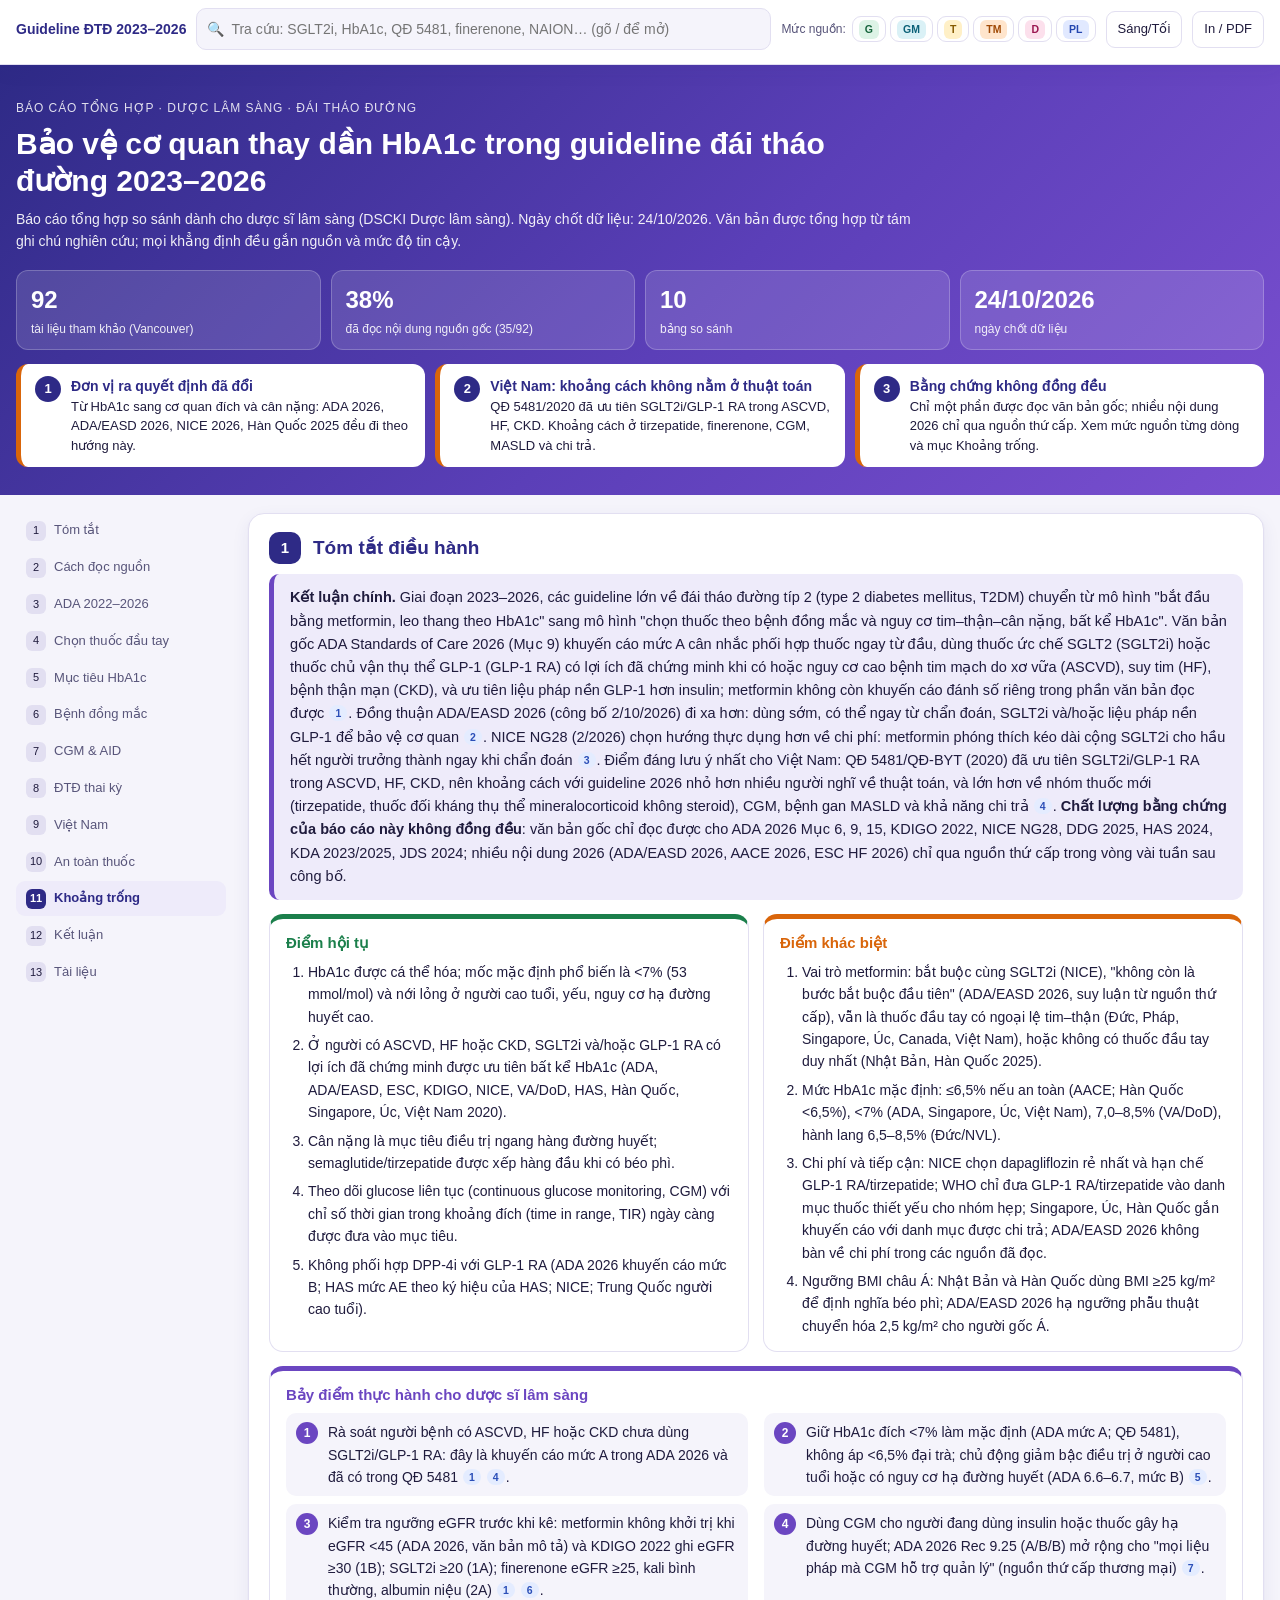
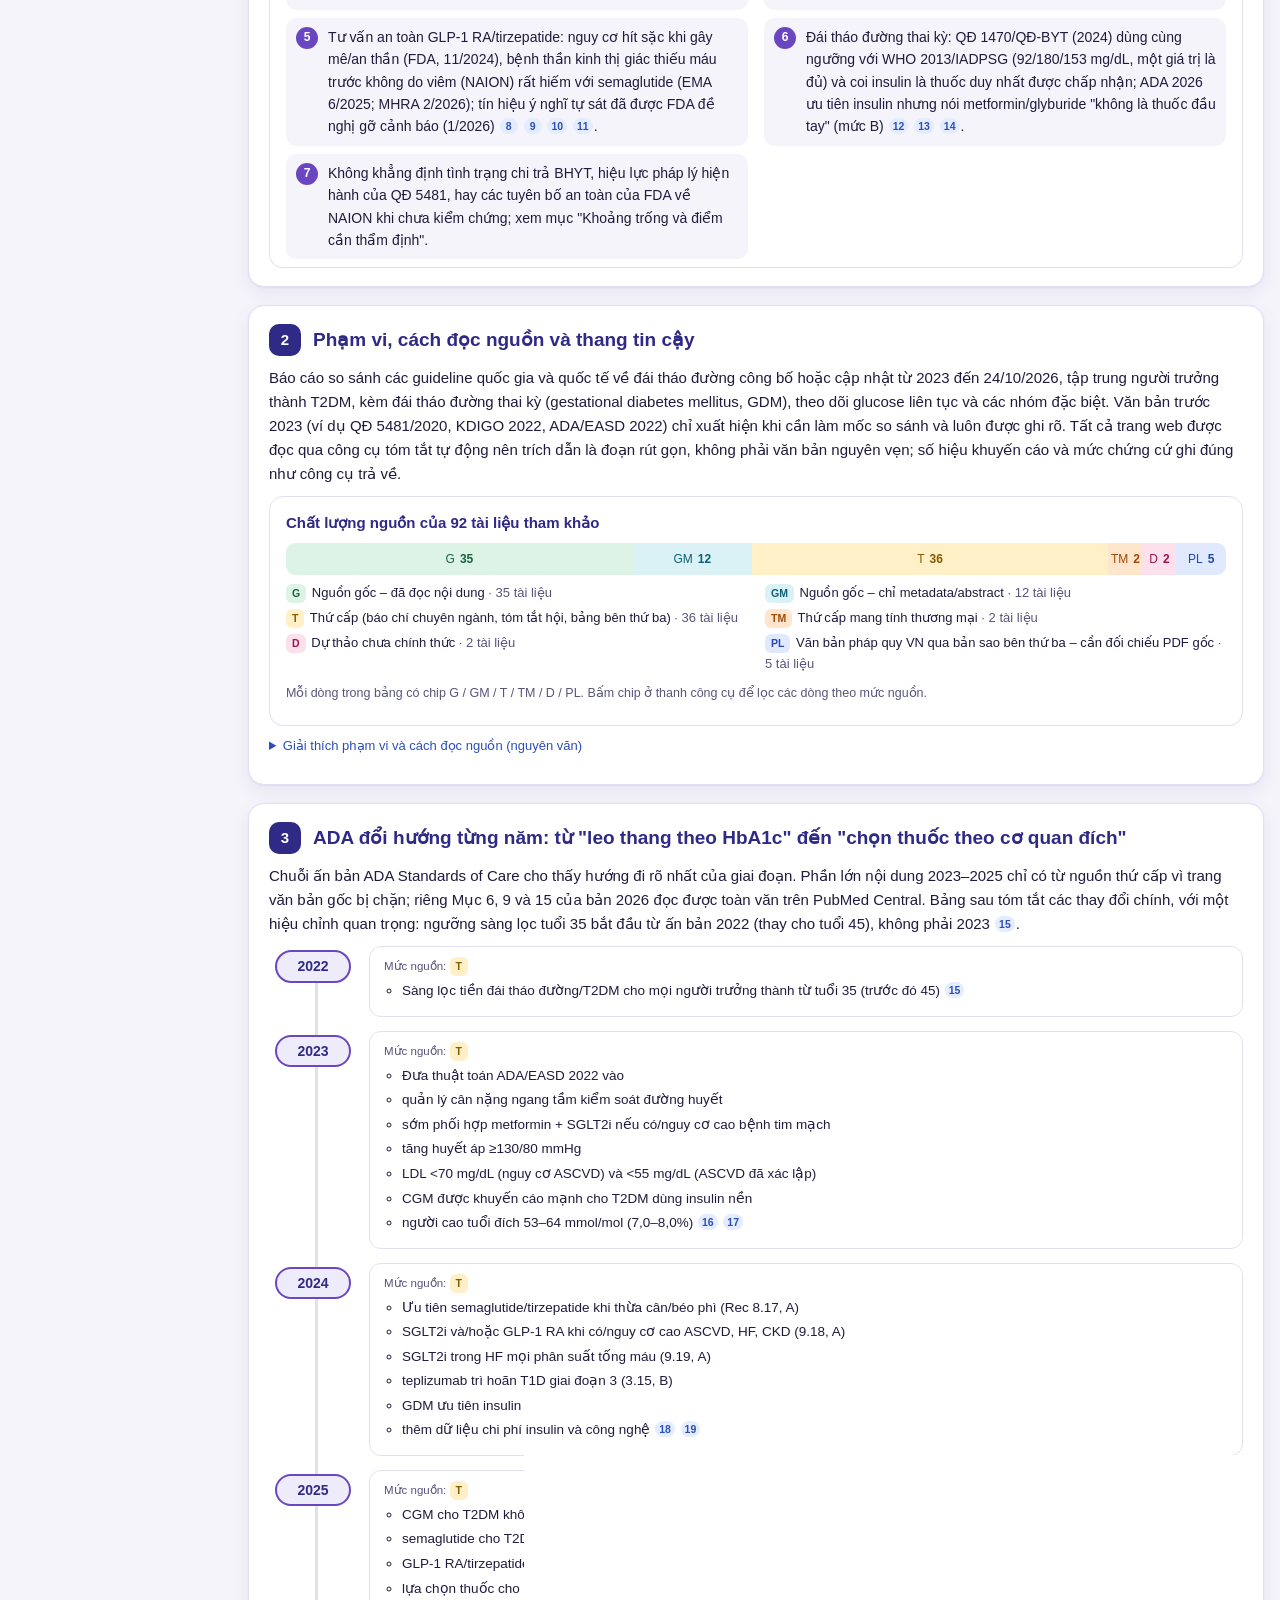
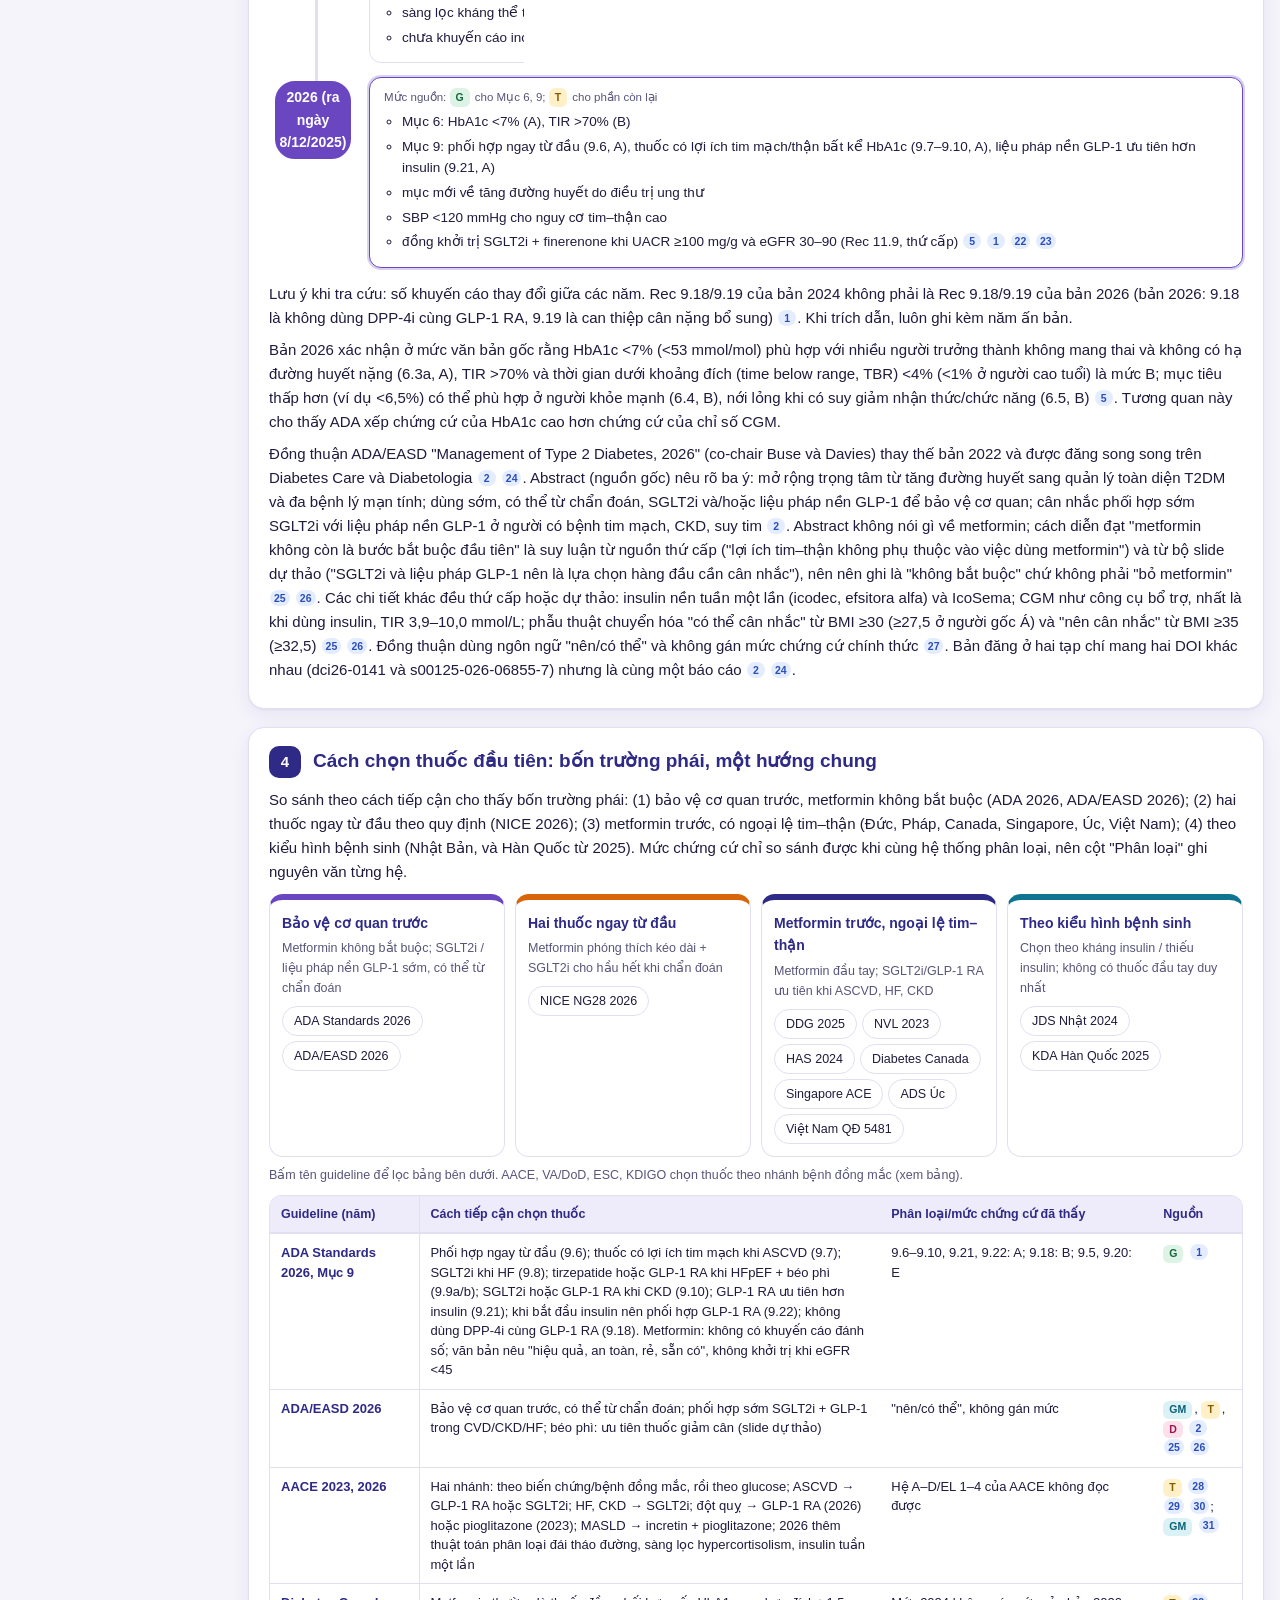
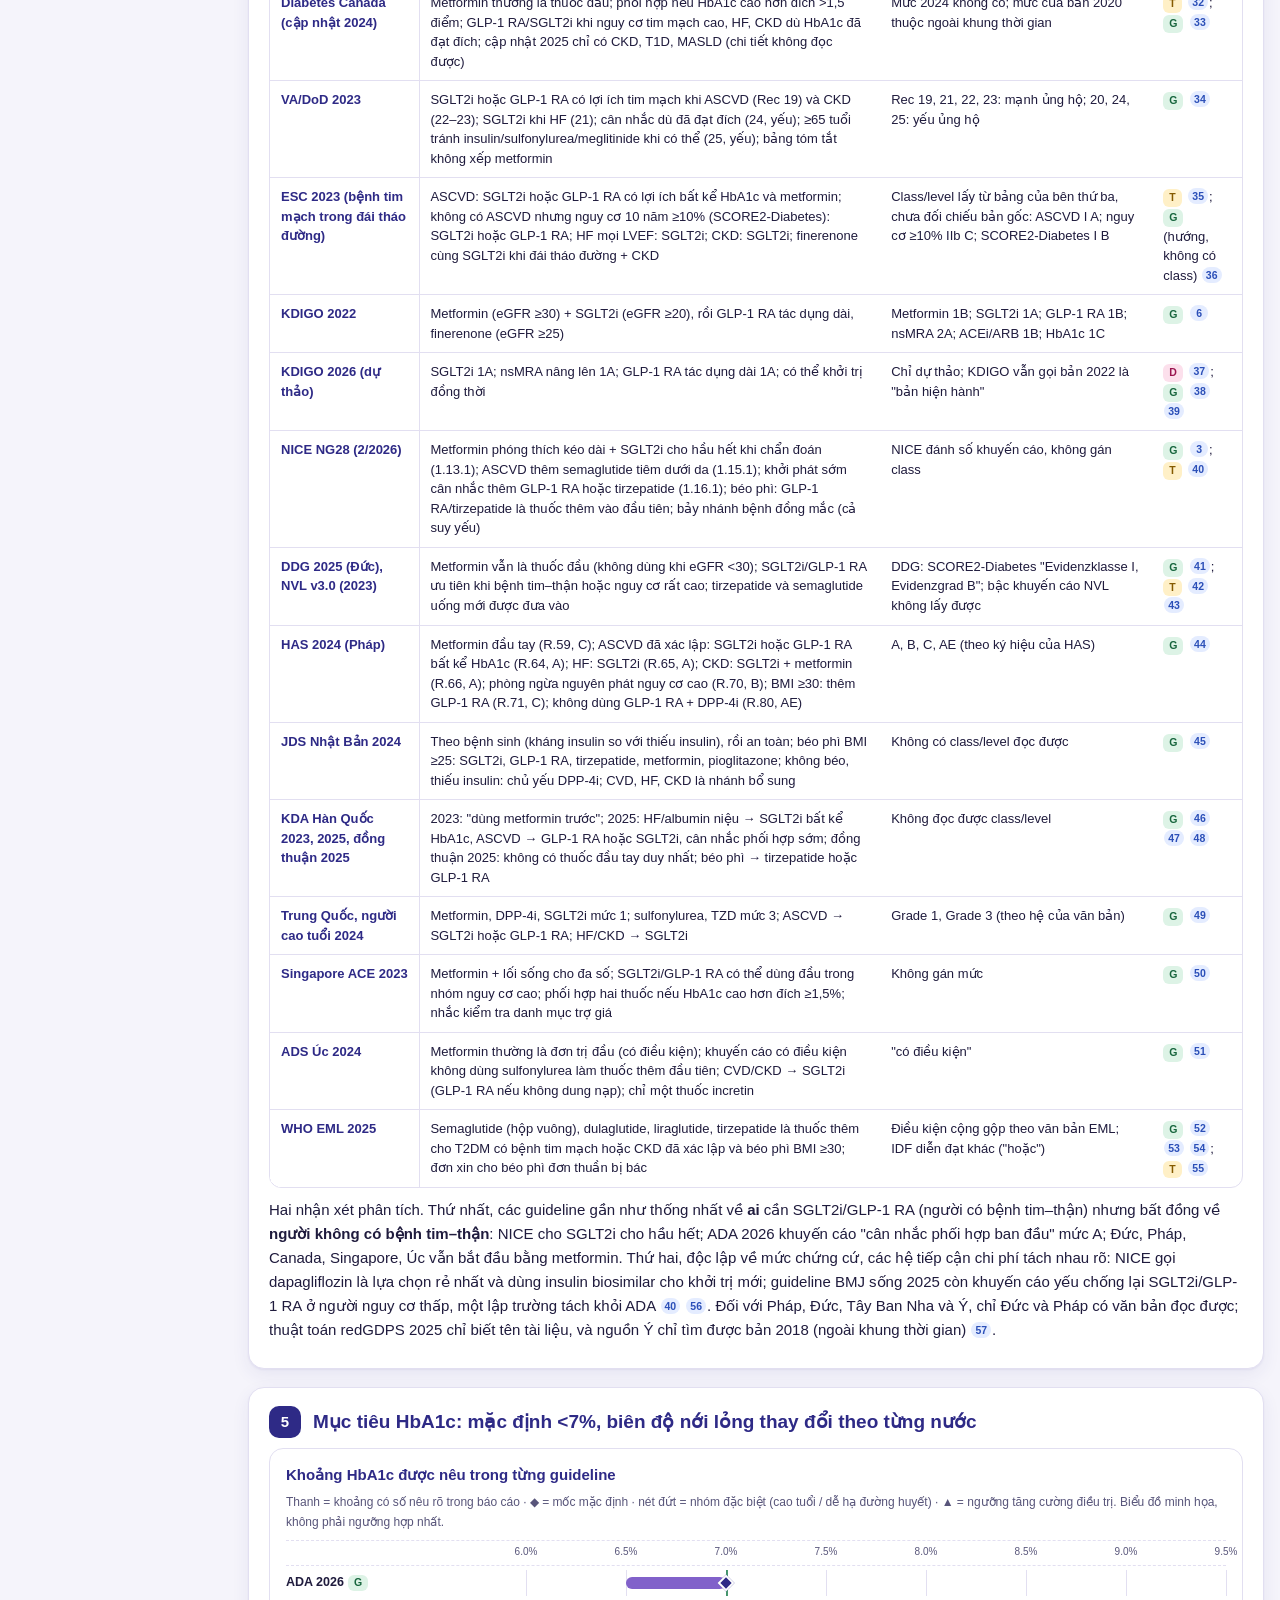
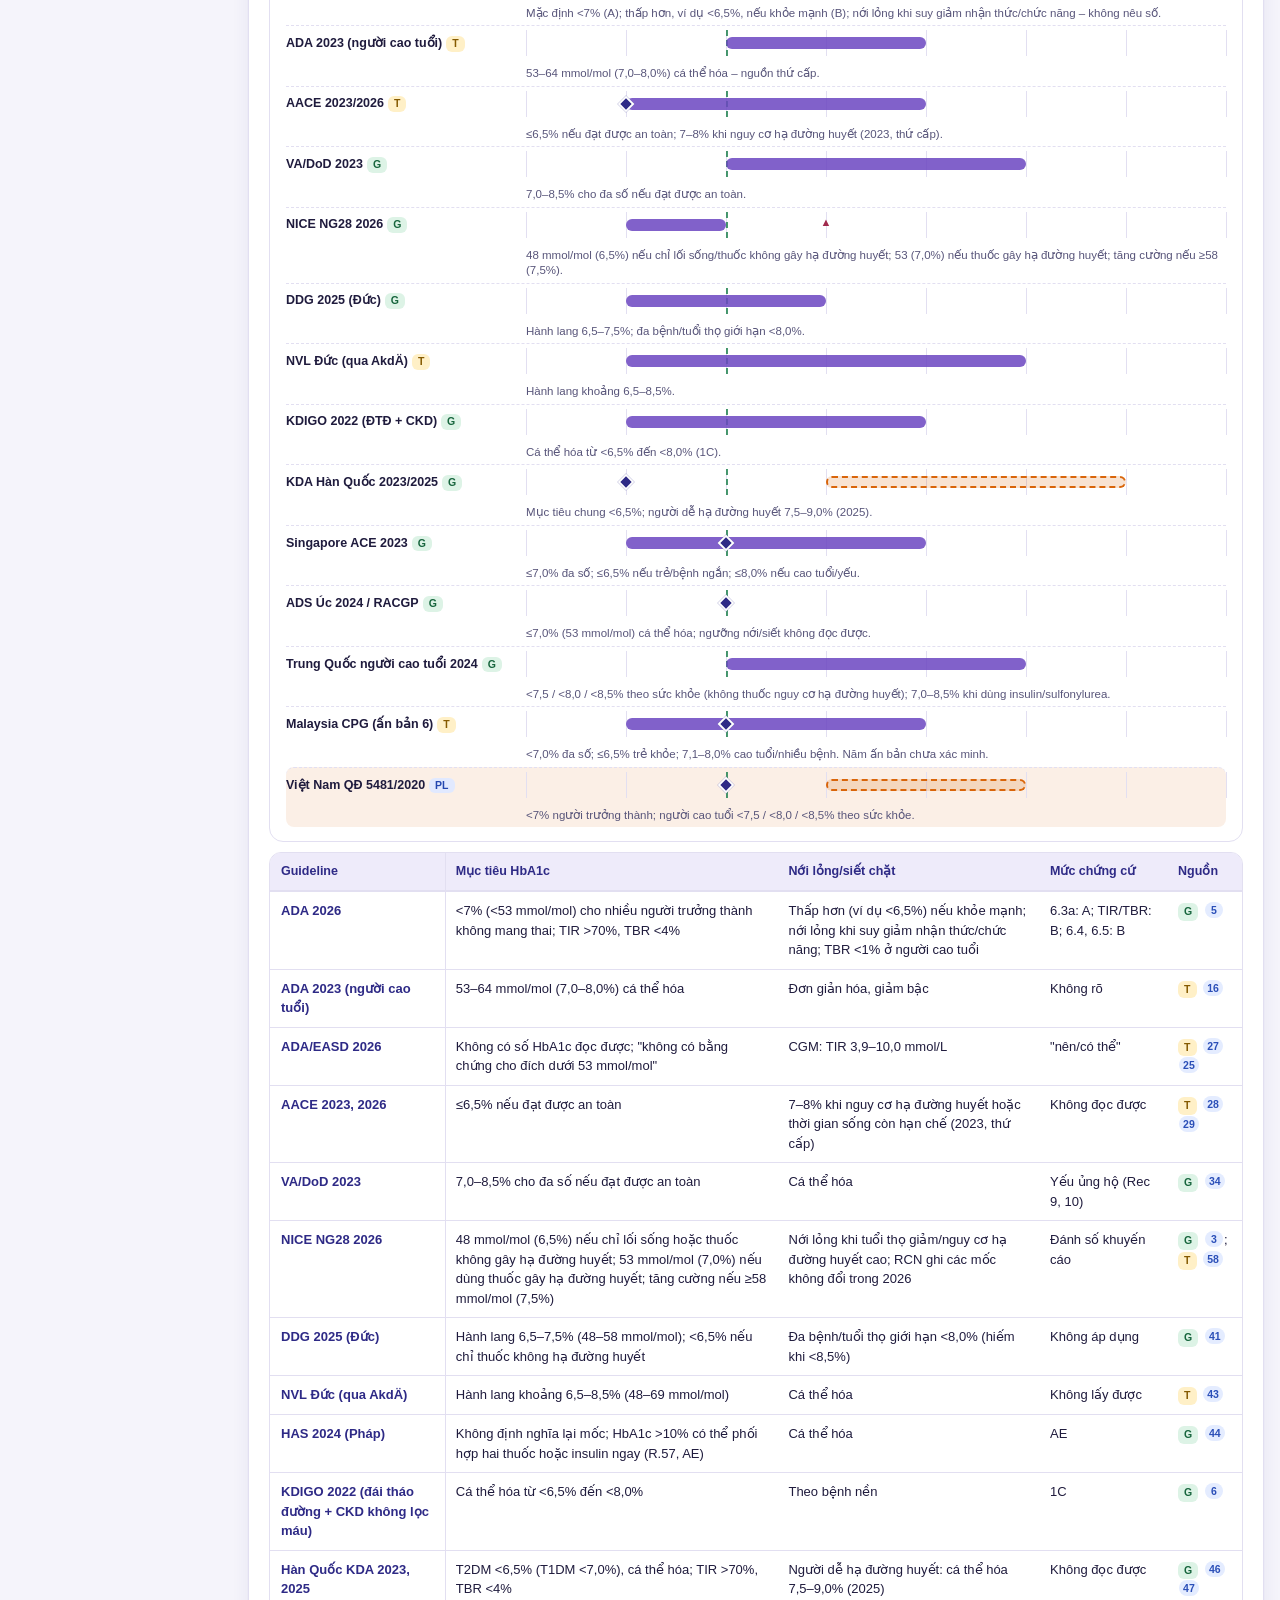
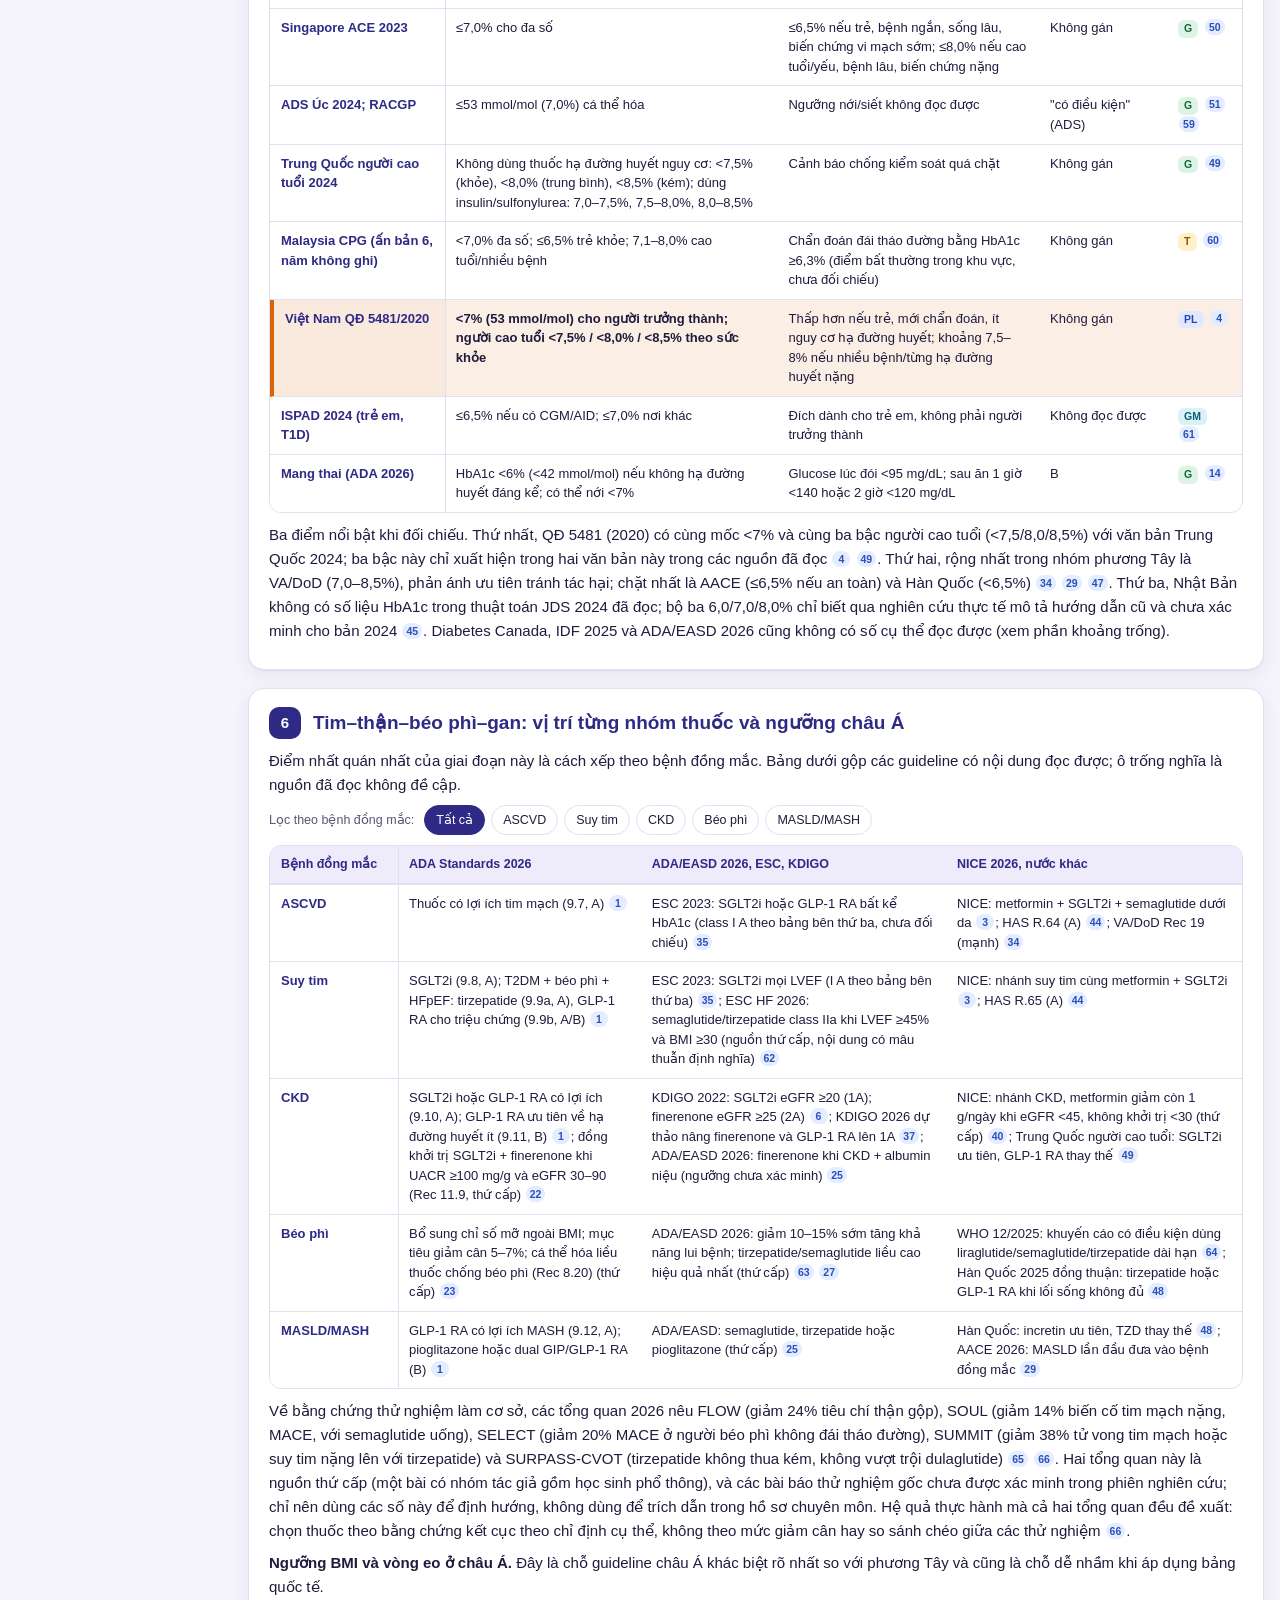
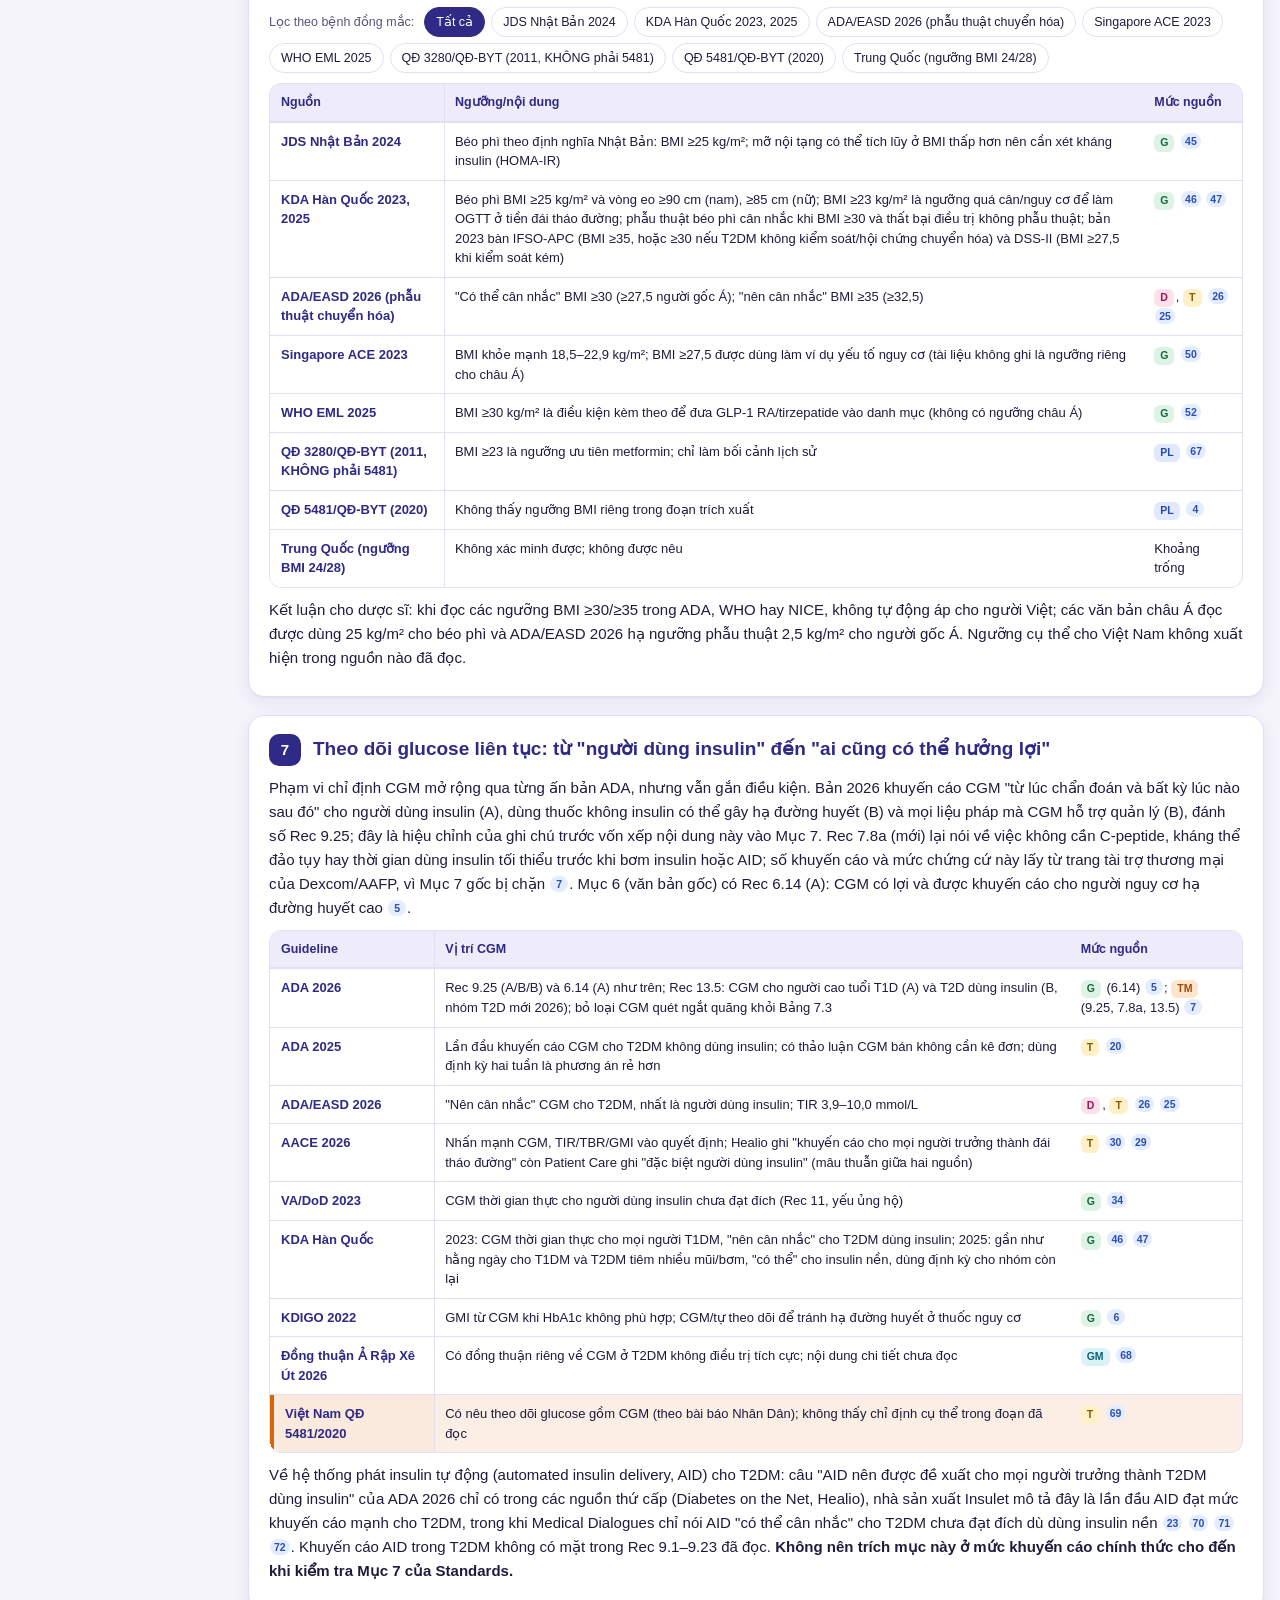
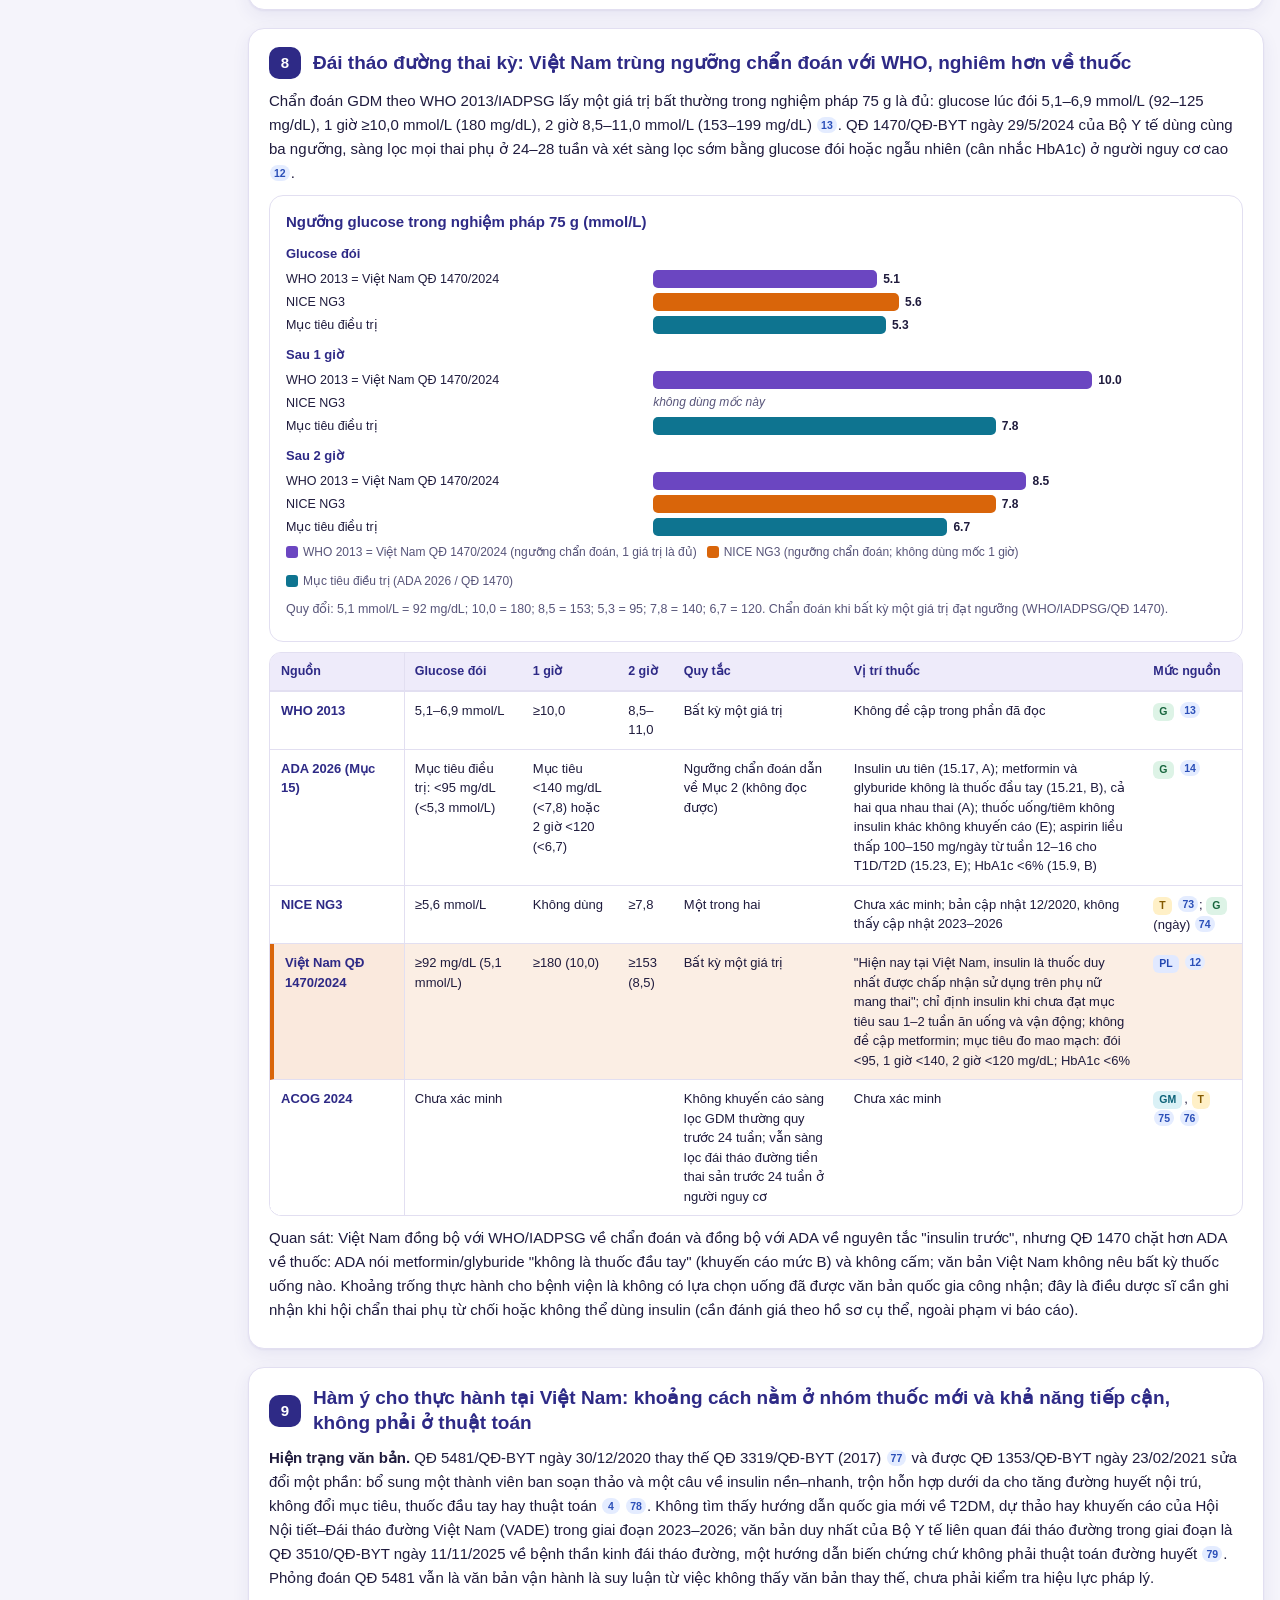
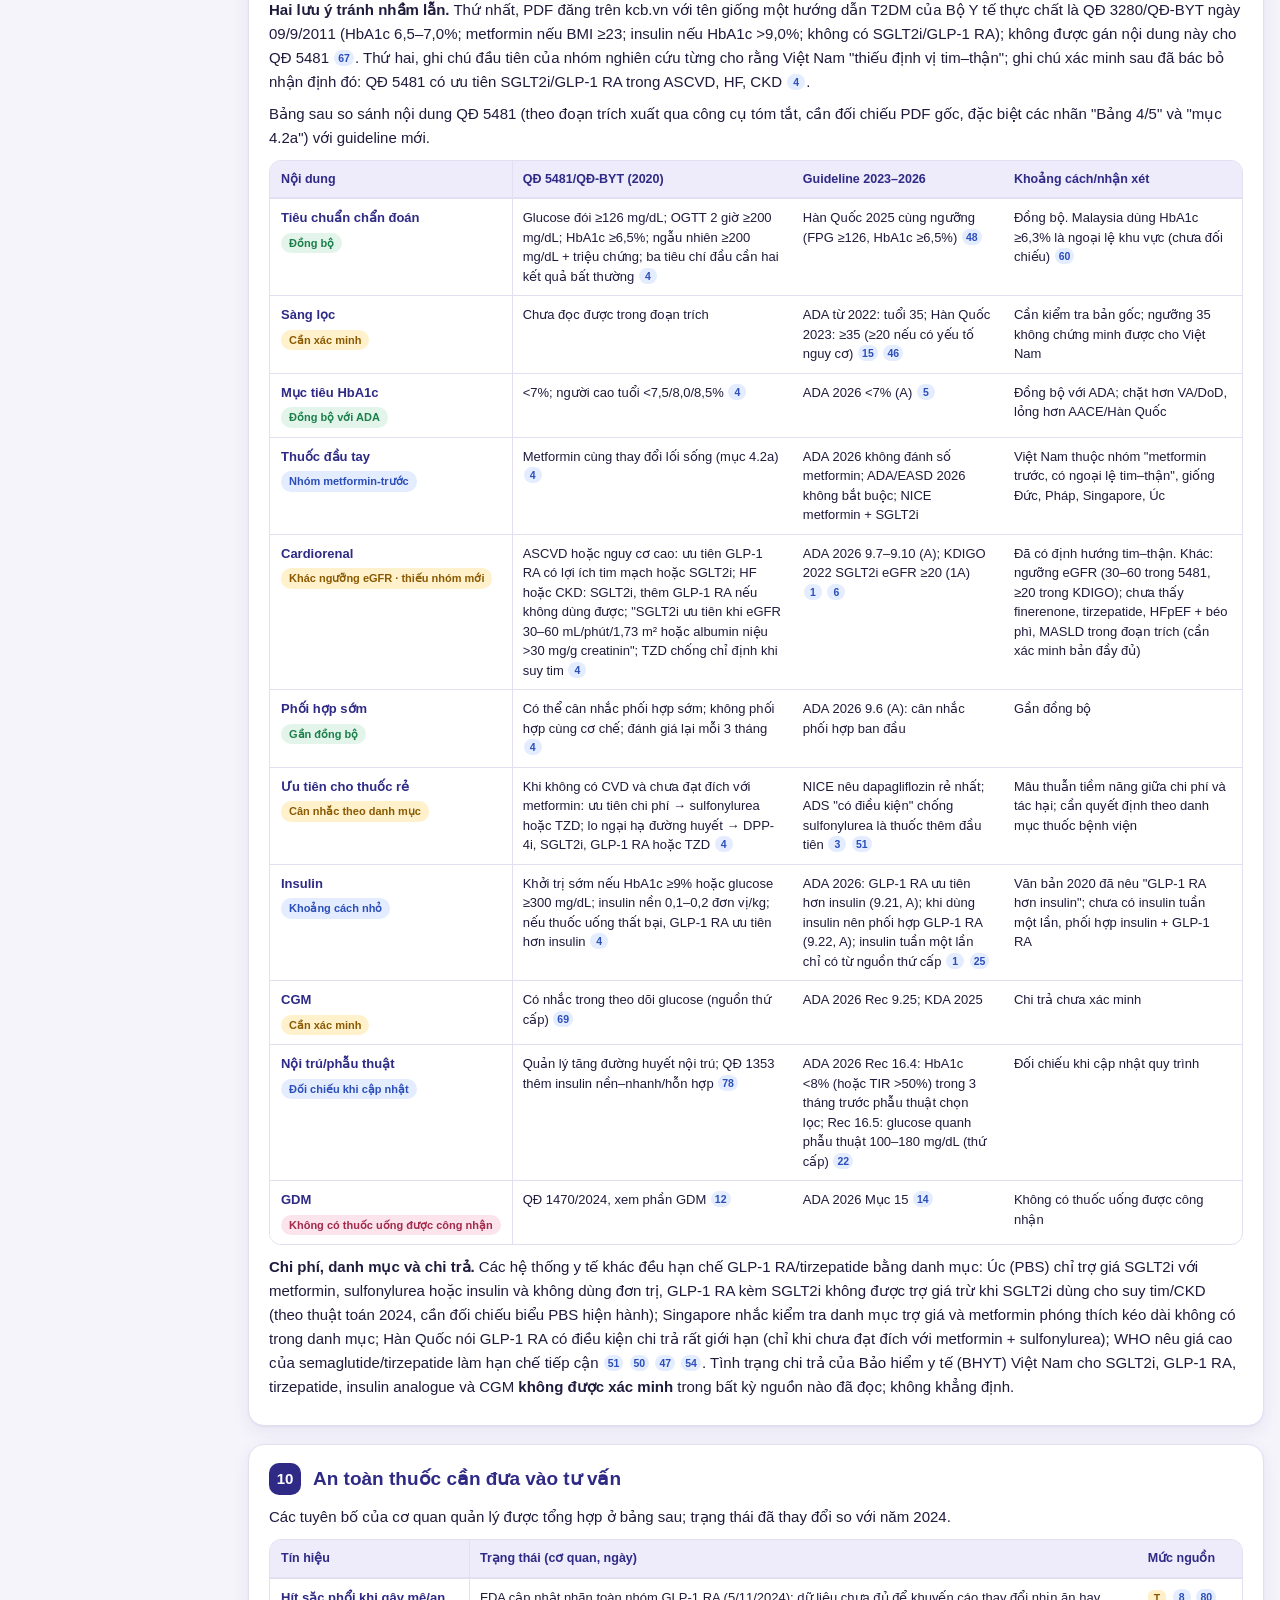
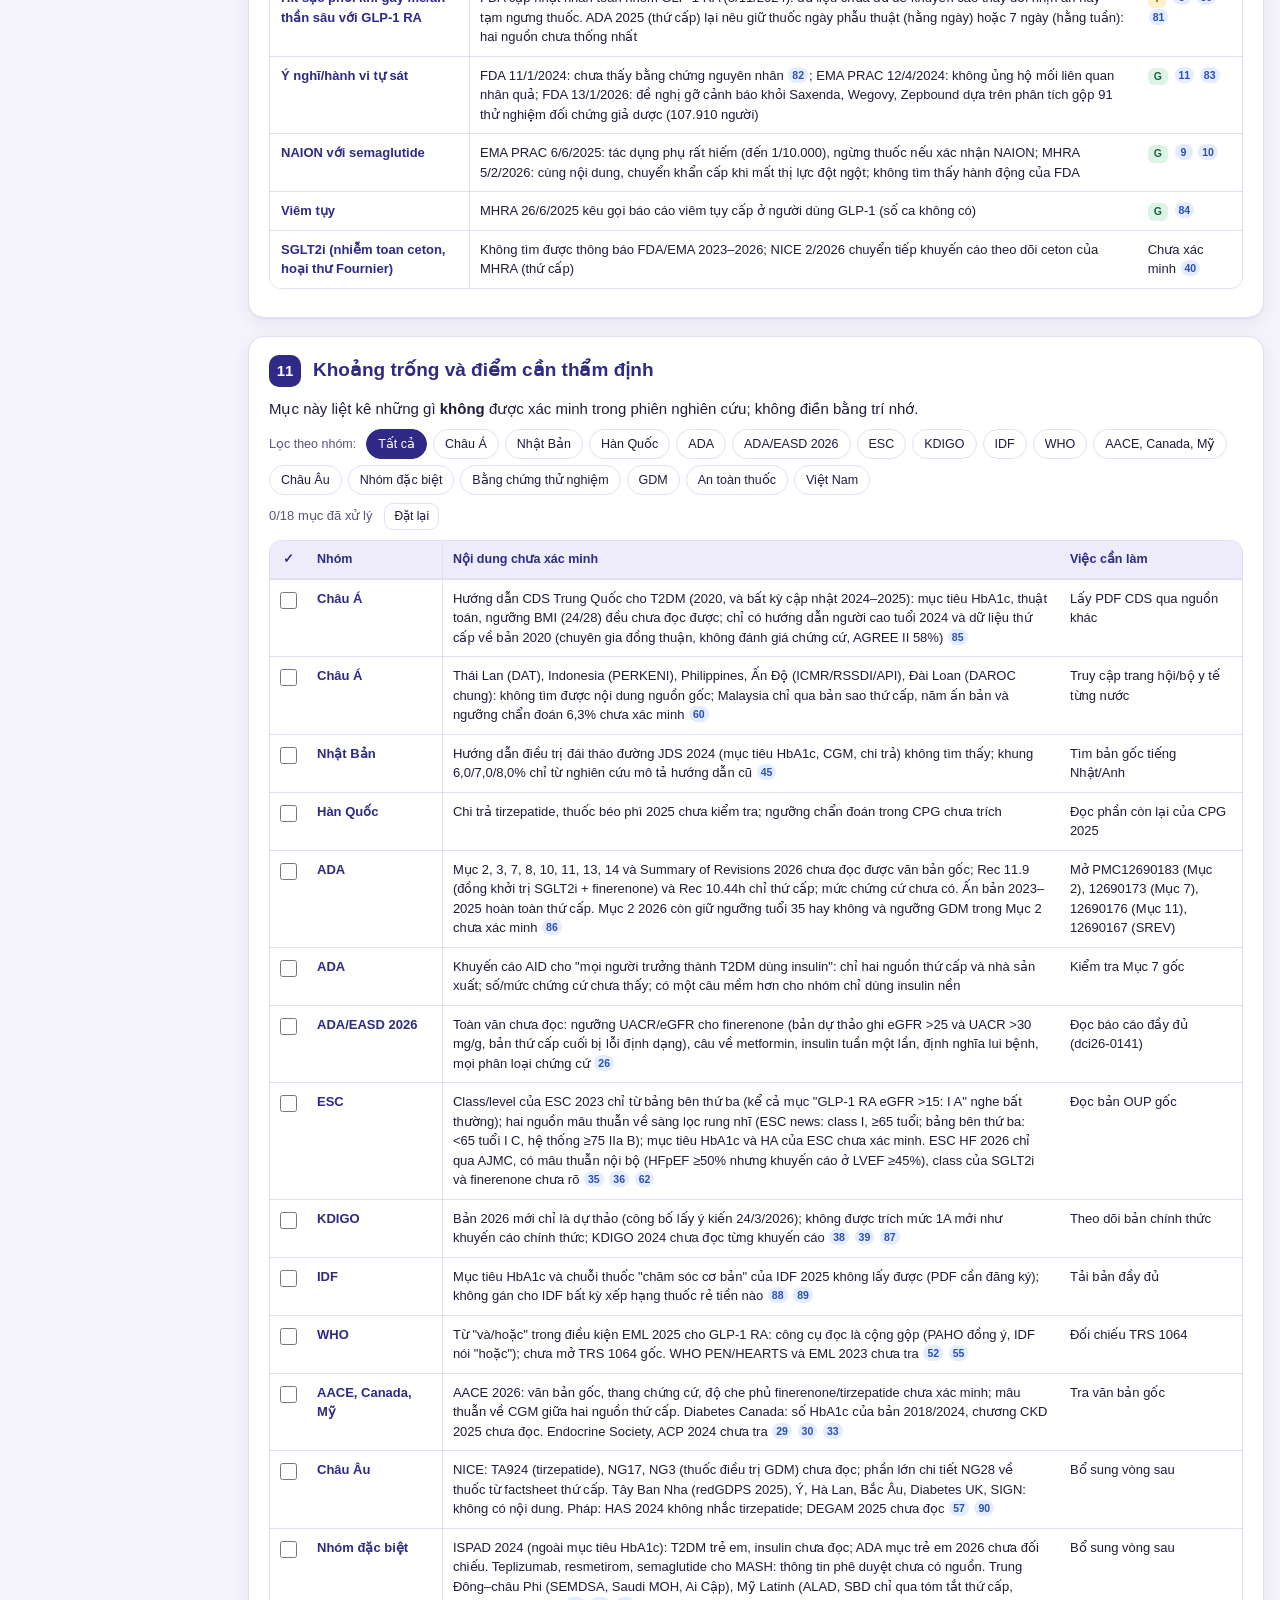
<file: Guideline đái tháo đường 2023 2026.html>
<!DOCTYPE html>
<html lang="vi">
<head>
<meta charset="utf-8">
<meta name="viewport" content="width=device-width, initial-scale=1">
<title>Bảo vệ cơ quan thay dần HbA1c trong guideline đái tháo đường 2023–2026</title>
<style>
:root{
  --bg:#F5F4FB; --card:#FFFFFF; --ink:#1F1B3D; --muted:#58557A; --indigo:#2E2A86; --purple:#6B46C1; --orange:#D9650A;
  --line:#E2DFF1; --soft:#EEEBFA; --hl:#FFF0A8; --shadow:0 1px 2px rgba(46,42,134,.06),0 6px 18px rgba(46,42,134,.07);
  --ok:#1B7F4B; --okbg:#E3F5EA; --warn:#8A5A00; --warnbg:#FFF1CC; --bad:#A12A4D; --badbg:#FCE4EC; --info:#2B4FB8; --infobg:#E4ECFF;
  --t-G:#17653D; --t-Gb:#DDF3E6; --t-GM:#0B6178; --t-GMb:#DAF1F6; --t-T:#855A00; --t-Tb:#FFF0C7; --t-TM:#A04A06; --t-TMb:#FFE5CC;
  --t-D:#9A1650; --t-Db:#FCE0EC; --t-PL:#2447B0; --t-PLb:#E1E9FF;
  --c1:#6B46C1; --c2:#D9650A; --c3:#2E2A86; --c4:#0E7490;
}
@media (prefers-color-scheme: dark){
  :root:not([data-theme="light"]){
    --bg:#12102B; --card:#1B1940; --ink:#ECEAFB; --muted:#ADAACF; --indigo:#BDB9FF; --purple:#B79CFF; --orange:#FFAA55;
    --line:#35326B; --soft:#262352; --hl:#6A5B00; --shadow:0 1px 2px rgba(0,0,0,.4),0 6px 18px rgba(0,0,0,.35);
    --ok:#6FE0A4; --okbg:#143826; --warn:#FFD479; --warnbg:#3A2D08; --bad:#FF9DBD; --badbg:#41172B; --info:#9DB8FF; --infobg:#1A2750;
    --t-G:#7BE6AC; --t-Gb:#143826; --t-GM:#78D8EE; --t-GMb:#10343F; --t-T:#FFD479; --t-Tb:#3A2D08; --t-TM:#FFB27A; --t-TMb:#3F2509;
    --t-D:#FF9DC4; --t-Db:#41172B; --t-PL:#A9BEFF; --t-PLb:#1B2851;
    --c1:#B79CFF; --c2:#FFAA55; --c3:#9D98FF; --c4:#5FD0EA;
  }
}
:root[data-theme="dark"]{
  --bg:#12102B; --card:#1B1940; --ink:#ECEAFB; --muted:#ADAACF; --indigo:#BDB9FF; --purple:#B79CFF; --orange:#FFAA55;
  --line:#35326B; --soft:#262352; --hl:#6A5B00; --shadow:0 1px 2px rgba(0,0,0,.4),0 6px 18px rgba(0,0,0,.35);
  --ok:#6FE0A4; --okbg:#143826; --warn:#FFD479; --warnbg:#3A2D08; --bad:#FF9DBD; --badbg:#41172B; --info:#9DB8FF; --infobg:#1A2750;
  --t-G:#7BE6AC; --t-Gb:#143826; --t-GM:#78D8EE; --t-GMb:#10343F; --t-T:#FFD479; --t-Tb:#3A2D08; --t-TM:#FFB27A; --t-TMb:#3F2509;
  --t-D:#FF9DC4; --t-Db:#41172B; --t-PL:#A9BEFF; --t-PLb:#1B2851;
  --c1:#B79CFF; --c2:#FFAA55; --c3:#9D98FF; --c4:#5FD0EA;
}
*{box-sizing:border-box}
html{scroll-behavior:smooth;scroll-padding-top:76px}
body{margin:0;background:var(--bg);color:var(--ink);font-family:Arial,Helvetica,sans-serif;font-size:15px;line-height:1.6;-webkit-text-size-adjust:100%}
a{color:var(--info)}
.is-hidden{display:none!important}

/* topbar */
.topbar{position:sticky;top:0;z-index:50;background:var(--card);border-bottom:1px solid var(--line);box-shadow:var(--shadow)}
.tb-in{max-width:1320px;margin:0 auto;padding:8px 16px;display:flex;gap:10px;align-items:center;flex-wrap:wrap}
.brand{font-weight:700;color:var(--indigo);font-size:14px;white-space:nowrap}
.search{flex:1 1 260px;position:relative;min-width:200px}
.search input{width:100%;padding:9px 34px 9px 34px;border:1px solid var(--line);border-radius:10px;background:var(--bg);color:var(--ink);font:inherit;font-size:14px}
.search input:focus{outline:2px solid var(--purple);outline-offset:1px}
.search .ico{position:absolute;left:11px;top:50%;transform:translateY(-50%);color:var(--muted);font-size:14px;pointer-events:none}
.search .clr{position:absolute;right:6px;top:50%;transform:translateY(-50%);border:0;background:none;color:var(--muted);font-size:18px;cursor:pointer;padding:2px 8px}
.tfilter{display:flex;gap:4px;align-items:center}
.tfilter .lbl{font-size:12px;color:var(--muted);margin-right:2px}
.btn{border:1px solid var(--line);background:var(--card);color:var(--ink);border-radius:9px;padding:7px 11px;font:inherit;font-size:13px;cursor:pointer}
.btn:hover{background:var(--soft)}
.btn.small{padding:3px 9px;font-size:12px}
.status{font-size:12px;color:var(--muted);width:100%;max-width:1320px;margin:0 auto;padding:0 16px 6px}

/* hero */
.hero{background:linear-gradient(135deg,#2E2A86 0%,#5B3FB8 55%,#7A4FD0 100%);color:#fff}
.hero-in{max-width:1320px;margin:0 auto;padding:34px 16px 28px}
.eyebrow{font-size:12px;letter-spacing:.08em;text-transform:uppercase;opacity:.85}
.hero h1{margin:6px 0 8px;font-size:30px;line-height:1.25;max-width:900px}
.subtitle{max-width:900px;margin:0 0 18px;opacity:.92;font-size:14px}
.kpis{display:grid;grid-template-columns:repeat(4,1fr);gap:10px;margin-bottom:14px}
.kpi{background:rgba(255,255,255,.13);border:1px solid rgba(255,255,255,.22);border-radius:12px;padding:10px 14px}
.kv{font-size:24px;font-weight:700}
.kl{font-size:12px;opacity:.9}
.msgs{display:grid;grid-template-columns:repeat(3,1fr);gap:10px}
.msg{display:flex;gap:10px;background:#fff;color:#1F1B3D;border-radius:12px;padding:12px 14px;text-decoration:none;font-size:13px;line-height:1.5;border-left:5px solid #D9650A}
.msg:hover{transform:translateY(-1px);box-shadow:0 8px 20px rgba(0,0,0,.25)}
.msg b{color:#2E2A86;font-size:14px}
.mn{flex:none;width:26px;height:26px;border-radius:50%;background:#2E2A86;color:#fff;font-weight:700;display:grid;place-items:center;font-size:13px}

/* layout */
.layout{max-width:1320px;margin:0 auto;padding:18px 16px 60px;display:grid;grid-template-columns:210px minmax(0,1fr);gap:22px}
.side{position:sticky;top:96px;align-self:start;max-height:calc(100vh - 110px);overflow:auto}
.side nav{display:flex;flex-direction:column;gap:2px}
.side a{display:flex;align-items:center;gap:8px;padding:7px 10px;border-radius:9px;text-decoration:none;color:var(--muted);font-size:13px}
.side a:hover{background:var(--soft)}
.side a.act{background:var(--soft);color:var(--indigo);font-weight:700}
.side .nn{flex:none;width:20px;height:20px;border-radius:6px;background:var(--line);color:var(--ink);font-size:11px;display:grid;place-items:center}
.side a.act .nn{background:var(--indigo);color:var(--card)}
.side .nc{margin-left:auto;font-size:11px;background:var(--orange);color:#fff;border-radius:10px;padding:0 6px}
.side .nc:empty{display:none}

/* sections */
.sec{background:var(--card);border:1px solid var(--line);border-radius:16px;box-shadow:var(--shadow);margin-bottom:18px;padding:18px 20px}
.sec-h{display:flex;align-items:center;gap:12px;margin-bottom:10px}
.sec-n{flex:none;width:32px;height:32px;border-radius:10px;background:var(--indigo);color:var(--card);display:grid;place-items:center;font-weight:700}
.sec h2{margin:0;font-size:19px;line-height:1.3;color:var(--indigo)}
.sec-c{margin-left:auto;font-size:12px;color:var(--muted);white-space:nowrap}
.sec.dim .sec-b{display:none}
.sec.dim{opacity:.55}
h3.sub{font-size:15px;color:var(--purple);margin:16px 0 6px}
p{margin:8px 0}
p.sx,li.sx{max-width:980px}
.note{font-size:12.5px;color:var(--muted)}
details.more{margin:10px 0}
details.more summary{cursor:pointer;color:var(--info);font-size:13px}

/* exec */
.lead{background:var(--soft);border-left:5px solid var(--purple);border-radius:10px;padding:12px 16px;margin-bottom:14px;font-size:14.5px}
.xgrid{display:grid;grid-template-columns:1fr 1fr;gap:14px;margin-bottom:14px}
.xcard{border:1px solid var(--line);border-radius:14px;padding:12px 16px 8px;background:var(--card)}
.xcard h3{margin:0 0 6px;font-size:15px}
.xcard ol{margin:0;padding-left:22px}
.xcard li{margin:6px 0;font-size:14px}
.x-good{border-top:5px solid var(--ok)} .x-good h3{color:var(--ok)}
.x-diff{border-top:5px solid var(--orange)} .x-diff h3{color:var(--orange)}
.x-act{border-top:5px solid var(--purple)} .x-act h3{color:var(--purple)}
.x-act ol{list-style:none;padding:0;counter-reset:a;display:grid;grid-template-columns:1fr 1fr;gap:8px 16px}
.x-act li{counter-increment:a;position:relative;padding:8px 10px 8px 42px;background:var(--bg);border-radius:10px;margin:0}
.x-act li::before{content:counter(a);position:absolute;left:10px;top:9px;width:22px;height:22px;border-radius:50%;background:var(--purple);color:var(--card);display:grid;place-items:center;font-size:12px;font-weight:700}

/* cites and tiers */
a.cite{display:inline-block;min-width:18px;text-align:center;font-size:10.5px;line-height:16px;padding:0 4px;margin:0 1px;border-radius:8px;background:var(--infobg);color:var(--info);text-decoration:none;font-weight:700;vertical-align:1px}
a.cite:hover{background:var(--info);color:var(--card)}
.tier{display:inline-block;font-size:10.5px;font-weight:700;padding:1px 6px;border-radius:6px;margin-right:2px}
.t-G{background:var(--t-Gb);color:var(--t-G)} .t-GM{background:var(--t-GMb);color:var(--t-GM)} .t-T{background:var(--t-Tb);color:var(--t-T)}
.t-TM{background:var(--t-TMb);color:var(--t-TM)} .t-D{background:var(--t-Db);color:var(--t-D)} .t-PL{background:var(--t-PLb);color:var(--t-PL)}
.pill{display:block;width:max-content;max-width:100%;margin-top:5px;font-size:11px;font-weight:700;padding:2px 8px;border-radius:10px}
.p-ok{background:var(--okbg);color:var(--ok)} .p-warn{background:var(--warnbg);color:var(--warn)} .p-bad{background:var(--badbg);color:var(--bad)} .p-info{background:var(--infobg);color:var(--info)}

/* chips */
.chip{border:1px solid var(--line);background:var(--card);color:var(--ink);border-radius:16px;padding:4px 11px;font:inherit;font-size:12.5px;cursor:pointer}
.chip:hover{background:var(--soft)}
.chip.on,.chip[aria-pressed="true"]{background:var(--indigo);color:var(--card);border-color:var(--indigo)}
.tchip{padding:2px 6px;border-radius:9px}
.tchip .tier{margin:0}
.tchip[aria-pressed="true"]{background:var(--soft);border-color:var(--purple);box-shadow:0 0 0 2px var(--purple) inset}
.gf{display:flex;flex-wrap:wrap;gap:6px;align-items:center;margin:8px 0}
.gf-l{font-size:12.5px;color:var(--muted);margin-right:4px}
.ckbar{display:flex;gap:12px;align-items:center;font-size:13px;margin:4px 0 8px;color:var(--muted)}

/* tables */
.tw{overflow-x:auto;border:1px solid var(--line);border-radius:12px;margin:10px 0}
table.dt{border-collapse:separate;border-spacing:0;width:100%;min-width:860px;font-size:13px;line-height:1.5}
.dt th{position:sticky;top:0;background:var(--soft);color:var(--indigo);text-align:left;padding:9px 11px;border-bottom:2px solid var(--line);font-size:12.5px;white-space:nowrap}
.dt td{padding:9px 11px;border-bottom:1px solid var(--line);vertical-align:top}
.dt tr:last-child td{border-bottom:0}
.dt tbody tr:hover td{background:color-mix(in srgb,var(--soft) 55%,transparent)}
.dt .k{font-weight:700;color:var(--indigo);min-width:128px}
.dt td.k,.dt th.k{position:sticky;left:0;background:var(--card);z-index:1;box-shadow:1px 0 0 var(--line)}
.dt th.k{background:var(--soft);z-index:2}
.dt tr.vn td{background:color-mix(in srgb,var(--orange) 11%,var(--card))}
.dt tr.vn td.k{background:color-mix(in srgb,var(--orange) 14%,var(--card));border-left:4px solid var(--orange)}
.dt td.ck,.dt th.ck{width:36px;text-align:center;padding:9px 4px}
.dt tr.done td{opacity:.5;text-decoration:line-through}
.dt tr.done td.ck{opacity:1;text-decoration:none}
input[type=checkbox]{width:17px;height:17px;accent-color:var(--purple);cursor:pointer}
mark.hl{background:var(--hl);color:inherit;border-radius:3px;padding:0 1px}

/* timeline */
ol.tl{list-style:none;margin:10px 0 0;padding:0 0 0 6px;position:relative}
ol.tl::before{content:"";position:absolute;left:46px;top:6px;bottom:6px;width:3px;background:var(--line);border-radius:3px}
.tl-item{display:grid;grid-template-columns:76px 1fr;gap:18px;margin-bottom:14px;position:relative;max-width:none}
.tl-year{align-self:start;text-align:center;font-weight:700;color:var(--indigo);background:var(--soft);border:2px solid var(--purple);border-radius:20px;padding:3px 0;font-size:14px;z-index:1;margin-top:4px}
.tl-item.now .tl-year{background:var(--purple);color:#fff}
.tl-card{border:1px solid var(--line);border-radius:12px;padding:10px 14px;background:var(--card)}
.tl-item.now .tl-card{border-color:var(--purple);box-shadow:0 0 0 2px color-mix(in srgb,var(--purple) 25%,transparent)}
.tl-src{font-size:11.5px;color:var(--muted);margin-bottom:2px}
.tl-card ul{margin:4px 0;padding-left:18px}
.tl-card li{margin:3px 0;font-size:13.5px}

/* schools */
.schools{display:grid;grid-template-columns:repeat(4,1fr);gap:10px;margin:10px 0 4px}
.school{border:1px solid var(--line);border-radius:14px;padding:12px;background:var(--card);border-top:6px solid var(--c1)}
.school.c2{border-top-color:var(--c2)} .school.c3{border-top-color:var(--c3)} .school.c4{border-top-color:var(--c4)}
.school h4{margin:0 0 4px;font-size:14px;color:var(--indigo)}
.school p{font-size:12.5px;color:var(--muted);margin:0 0 8px}
.chips{display:flex;flex-wrap:wrap;gap:5px}

/* chart boxes */
.card{border:1px solid var(--line);border-radius:14px;background:var(--card);padding:14px 16px;margin:10px 0}
.wt{margin:0 0 6px;font-size:15px;color:var(--indigo)}
.axis-note{font-size:12px;color:var(--muted);margin-bottom:8px}
.hbrow{display:grid;grid-template-columns:230px 1fr;gap:10px;align-items:center;padding:4px 0;border-top:1px dashed var(--line)}
.hbrow.vn{background:color-mix(in srgb,var(--orange) 10%,transparent);border-radius:8px}
.hbl{font-size:12.5px;font-weight:700;color:var(--ink);line-height:1.3}
.hbl .tier{margin-left:4px}
.hbt{position:relative;height:26px}
.hbt .gl{position:absolute;top:0;bottom:0;width:1px;background:var(--line)}
.hbt .gt{position:absolute;top:-1px;font-size:10px;color:var(--muted);transform:translateX(-50%)}
.hbt .bar{position:absolute;top:7px;height:12px;border-radius:6px;background:var(--c1);opacity:.85}
.hbt .ext{position:absolute;top:7px;height:12px;border-radius:6px;border:2px dashed var(--c2);background:color-mix(in srgb,var(--c2) 18%,transparent)}
.hbt .mk{position:absolute;top:3px;width:12px;height:12px;background:var(--indigo);transform:translateX(-50%) rotate(45deg);top:7px;border:2px solid var(--card);z-index:2}
.hbt .mk2{position:absolute;top:2px;font-size:11px;color:var(--bad);transform:translateX(-50%);z-index:2}
.hbt .ref7{position:absolute;top:0;bottom:0;width:0;border-left:2px dashed color-mix(in srgb,var(--ok) 80%,transparent);z-index:0}
.hbaxis .hbt{height:16px}
.hbval{position:absolute;top:-1px;font-size:10.5px;color:var(--muted);white-space:nowrap}
.hbnote{grid-column:2;font-size:11.5px;color:var(--muted);line-height:1.35}
.gd-g{margin:10px 0 4px;font-weight:700;color:var(--indigo);font-size:13px}
.gd-r{display:grid;grid-template-columns:minmax(200px,38%) 1fr;gap:10px;align-items:center;margin:3px 0;font-size:12.5px}
.gd-bar{height:18px;border-radius:5px;position:relative;min-width:2px}
.gd-bar b{position:absolute;left:calc(100% + 6px);top:0;font-size:12px;white-space:nowrap}
.s1{background:var(--c1)} .s2{background:var(--c2)} .s3{background:var(--c4)}
.gd-na{font-size:12px;color:var(--muted);font-style:italic}
.gd-key{display:flex;flex-wrap:wrap;gap:10px;font-size:12px;margin-top:6px;color:var(--muted)}
.gd-key i{display:inline-block;width:12px;height:12px;border-radius:3px;margin-right:5px;vertical-align:-2px}

/* tier box */
.stack{display:flex;height:32px;border-radius:9px;overflow:hidden;margin:8px 0}
.seg{display:flex;align-items:center;justify-content:center;gap:5px;font-size:12px;min-width:34px}
.seg.t-G{background:var(--t-Gb);color:var(--t-G)}
.legend{list-style:none;margin:8px 0;padding:0;display:grid;grid-template-columns:1fr 1fr;gap:4px 18px;font-size:13px}
.cnt{color:var(--muted)}

/* refs */
ol.refs{list-style:none;padding:0;margin:8px 0}
.ref{display:grid;grid-template-columns:34px 1fr;gap:8px;padding:8px 0;border-bottom:1px solid var(--line);font-size:13px;word-break:break-word;max-width:none}
.rn{font-weight:700;color:var(--indigo);text-align:right}
.rl{color:var(--muted);font-size:11.5px}
.ref.flash{animation:fl 1.6s}
@keyframes fl{0%{background:var(--hl)}100%{background:transparent}}

.foot{max-width:1320px;margin:0 auto;padding:0 16px 40px;color:var(--muted);font-size:12.5px}
.totop{position:fixed;right:16px;bottom:16px;z-index:40}

/* responsive */
@media (max-width:1020px){
  .layout{grid-template-columns:minmax(0,1fr)}
  .side{position:static;max-height:none;overflow:visible;min-width:0}
  .side nav{flex-direction:row;overflow-x:auto;gap:6px;padding-bottom:4px}
  .side a{white-space:nowrap;border:1px solid var(--line);background:var(--card)}
  .kpis{grid-template-columns:repeat(2,1fr)} .msgs{grid-template-columns:1fr}
  .schools{grid-template-columns:1fr 1fr}
}
@media (max-width:820px){
  .brand,.tfilter .lbl,#print{display:none}
  .tb-in{gap:6px;padding:6px 12px}
  .tfilter{overflow-x:auto;flex:1 1 100%}
  .search{flex:1 1 60%}
  html{scroll-padding-top:120px}
  .xgrid,.x-act ol,.legend{grid-template-columns:1fr}
  .hero h1{font-size:23px}
  .hbrow{grid-template-columns:1fr}
  .hbnote{grid-column:1}
  .gd-r{grid-template-columns:1fr}
  .tw{border:0;overflow:visible}
  table.dt,.dt thead,.dt tbody,.dt tr,.dt td{display:block;min-width:0;width:100%}
  .dt thead{display:none}
  .dt tr{border:1px solid var(--line);border-radius:12px;margin:0 0 10px;background:var(--card);overflow:hidden}
  .dt td{border-bottom:1px solid var(--line);padding:8px 12px}
  .dt td.k{position:static;box-shadow:none;background:var(--soft);font-size:14px}
  .dt td::before{content:attr(data-label);display:block;font-size:11px;font-weight:700;color:var(--muted);text-transform:uppercase;letter-spacing:.04em;margin-bottom:1px}
  .dt td.k::before{display:none}
  .dt td.ck{display:flex;gap:8px;align-items:center;width:auto;text-align:left}
  .dt td.ck::before{margin:0}
  .tl-item{grid-template-columns:56px 1fr;gap:10px}
  ol.tl::before{left:34px}
  .schools{grid-template-columns:1fr}
  .sec{padding:14px}
}
@media print{
  .topbar,.side,.totop,.gf,.ckbar,.status{display:none!important}
  body{background:#fff;color:#000}
  .layout{display:block;padding:0}
  .sec{box-shadow:none;break-inside:auto}
  .hero{background:#2E2A86!important;-webkit-print-color-adjust:exact;print-color-adjust:exact}
  .tw{overflow:visible}
  table.dt{min-width:0}
  .sec.dim .sec-b{display:block}
}
</style>
</head>
<body>
<div class="topbar" role="banner">
  <div class="tb-in">
    <span class="brand">Guideline ĐTĐ 2023–2026</span>
    <div class="search">
      <span class="ico" aria-hidden="true">🔍</span>
      <input id="q" type="search" placeholder="Tra cứu: SGLT2i, HbA1c, QĐ 5481, finerenone, NAION… (gõ / để mở)" autocomplete="off" aria-label="Tìm kiếm trong báo cáo">
      <button type="button" class="clr is-hidden" id="qclr" aria-label="Xóa tìm kiếm">×</button>
    </div>
    <div class="tfilter" role="group" aria-label="Lọc theo mức nguồn"><span class="lbl">Mức nguồn:</span><button type="button" class="chip tchip" data-tier="G" title="Nguồn gốc – đã đọc nội dung" aria-pressed="false"><span class="tier t-G">G</span></button><button type="button" class="chip tchip" data-tier="GM" title="Nguồn gốc – chỉ metadata/abstract" aria-pressed="false"><span class="tier t-GM">GM</span></button><button type="button" class="chip tchip" data-tier="T" title="Thứ cấp (báo chí chuyên ngành, tóm tắt hội, bảng bên thứ ba)" aria-pressed="false"><span class="tier t-T">T</span></button><button type="button" class="chip tchip" data-tier="TM" title="Thứ cấp mang tính thương mại" aria-pressed="false"><span class="tier t-TM">TM</span></button><button type="button" class="chip tchip" data-tier="D" title="Dự thảo chưa chính thức" aria-pressed="false"><span class="tier t-D">D</span></button><button type="button" class="chip tchip" data-tier="PL" title="Văn bản pháp quy VN qua bản sao bên thứ ba – cần đối chiếu PDF gốc" aria-pressed="false"><span class="tier t-PL">PL</span></button></div>
    <button type="button" class="btn" id="theme" aria-label="Đổi giao diện sáng/tối">Sáng/Tối</button>
    <button type="button" class="btn" id="print">In / PDF</button>
  </div>
  <div class="status" id="status" aria-live="polite"></div>
</div>
<header class="hero"><div class="hero-in"><div class="eyebrow">Báo cáo tổng hợp · Dược lâm sàng · Đái tháo đường</div><h1>Bảo vệ cơ quan thay dần HbA1c trong guideline đái tháo đường 2023–2026</h1><p class="subtitle">Báo cáo tổng hợp so sánh dành cho dược sĩ lâm sàng (DSCKI Dược lâm sàng). Ngày chốt dữ liệu: 24/10/2026. Văn bản được tổng hợp từ tám ghi chú nghiên cứu; mọi khẳng định đều gắn nguồn và mức độ tin cậy.</p><div class="kpis"><div class="kpi"><div class="kv">92</div><div class="kl">tài liệu tham khảo (Vancouver)</div></div><div class="kpi"><div class="kv">38%</div><div class="kl">đã đọc nội dung nguồn gốc (35/92)</div></div><div class="kpi"><div class="kv">10</div><div class="kl">bảng so sánh</div></div><div class="kpi"><div class="kv">24/10/2026</div><div class="kl">ngày chốt dữ liệu</div></div></div><div class="msgs"><a class="msg" href="#ada"><span class="mn">1</span><span><b>Đơn vị ra quyết định đã đổi</b><br>Từ HbA1c sang cơ quan đích và cân nặng: ADA 2026, ADA/EASD 2026, NICE 2026, Hàn Quốc 2025 đều đi theo hướng này.</span></a><a class="msg" href="#viet-nam"><span class="mn">2</span><span><b>Việt Nam: khoảng cách không nằm ở thuật toán</b><br>QĐ 5481/2020 đã ưu tiên SGLT2i/GLP-1 RA trong ASCVD, HF, CKD. Khoảng cách ở tirzepatide, finerenone, CGM, MASLD và chi trả.</span></a><a class="msg" href="#khoang-trong"><span class="mn">3</span><span><b>Bằng chứng không đồng đều</b><br>Chỉ một phần được đọc văn bản gốc; nhiều nội dung 2026 chỉ qua nguồn thứ cấp. Xem mức nguồn từng dòng và mục Khoảng trống.</span></a></div></div></header>
<div class="layout">
  <aside class="side"><nav aria-label="Mục lục"><a href="#tom-tat" data-s="tom-tat"><span class="nn">1</span>Tóm tắt<span class="nc"></span></a><a href="#nguon" data-s="nguon"><span class="nn">2</span>Cách đọc nguồn<span class="nc"></span></a><a href="#ada" data-s="ada"><span class="nn">3</span>ADA 2022–2026<span class="nc"></span></a><a href="#chon-thuoc" data-s="chon-thuoc"><span class="nn">4</span>Chọn thuốc đầu tay<span class="nc"></span></a><a href="#hba1c" data-s="hba1c"><span class="nn">5</span>Mục tiêu HbA1c<span class="nc"></span></a><a href="#dong-mac" data-s="dong-mac"><span class="nn">6</span>Bệnh đồng mắc<span class="nc"></span></a><a href="#cgm" data-s="cgm"><span class="nn">7</span>CGM &amp; AID<span class="nc"></span></a><a href="#gdm" data-s="gdm"><span class="nn">8</span>ĐTĐ thai kỳ<span class="nc"></span></a><a href="#viet-nam" data-s="viet-nam"><span class="nn">9</span>Việt Nam<span class="nc"></span></a><a href="#an-toan" data-s="an-toan"><span class="nn">10</span>An toàn thuốc<span class="nc"></span></a><a href="#khoang-trong" data-s="khoang-trong"><span class="nn">11</span>Khoảng trống<span class="nc"></span></a><a href="#ket-luan" data-s="ket-luan"><span class="nn">12</span>Kết luận<span class="nc"></span></a><a href="#tai-lieu" data-s="tai-lieu"><span class="nn">13</span>Tài liệu<span class="nc"></span></a></nav></aside>
  <main id="main"><section class="sec" id="tom-tat" data-sec="tom-tat"><div class="sec-h"><span class="sec-n">1</span><h2>Tóm tắt điều hành</h2><span class="sec-c" aria-live="polite"></span></div><div class="sec-b"><div class="lead sx"><strong>Kết luận chính.</strong> Giai đoạn 2023–2026, các guideline lớn về đái tháo đường típ 2 (type 2 diabetes mellitus, T2DM) chuyển từ mô hình "bắt đầu bằng metformin, leo thang theo HbA1c" sang mô hình "chọn thuốc theo bệnh đồng mắc và nguy cơ tim–thận–cân nặng, bất kể HbA1c". Văn bản gốc ADA Standards of Care 2026 (Mục 9) khuyến cáo mức A cân nhắc phối hợp thuốc ngay từ đầu, dùng thuốc ức chế SGLT2 (SGLT2i) hoặc thuốc chủ vận thụ thể GLP-1 (GLP-1 RA) có lợi ích đã chứng minh khi có hoặc nguy cơ cao bệnh tim mạch do xơ vữa (ASCVD), suy tim (HF), bệnh thận mạn (CKD), và ưu tiên liệu pháp nền GLP-1 hơn insulin; metformin không còn khuyến cáo đánh số riêng trong phần văn bản đọc được <a class="cite" href="#ref-1" data-n="1">1</a>. Đồng thuận ADA/EASD 2026 (công bố 2/10/2026) đi xa hơn: dùng sớm, có thể ngay từ chẩn đoán, SGLT2i và/hoặc liệu pháp nền GLP-1 để bảo vệ cơ quan <a class="cite" href="#ref-2" data-n="2">2</a>. NICE NG28 (2/2026) chọn hướng thực dụng hơn về chi phí: metformin phóng thích kéo dài cộng SGLT2i cho hầu hết người trưởng thành ngay khi chẩn đoán <a class="cite" href="#ref-3" data-n="3">3</a>. Điểm đáng lưu ý nhất cho Việt Nam: QĐ 5481/QĐ-BYT (2020) đã ưu tiên SGLT2i/GLP-1 RA trong ASCVD, HF, CKD, nên khoảng cách với guideline 2026 nhỏ hơn nhiều người nghĩ về thuật toán, và lớn hơn về nhóm thuốc mới (tirzepatide, thuốc đối kháng thụ thể mineralocorticoid không steroid), CGM, bệnh gan MASLD và khả năng chi trả <a class="cite" href="#ref-4" data-n="4">4</a>. <strong>Chất lượng bằng chứng của báo cáo này không đồng đều</strong>: văn bản gốc chỉ đọc được cho ADA 2026 Mục 6, 9, 15, KDIGO 2022, NICE NG28, DDG 2025, HAS 2024, KDA 2023/2025, JDS 2024; nhiều nội dung 2026 (ADA/EASD 2026, AACE 2026, ESC HF 2026) chỉ qua nguồn thứ cấp trong vòng vài tuần sau công bố.</div><div class="xgrid"><div class="xcard x-good"><h3>Điểm hội tụ</h3><ol><li class="sx">HbA1c được cá thể hóa; mốc mặc định phổ biến là &lt;7% (53 mmol/mol) và nới lỏng ở người cao tuổi, yếu, nguy cơ hạ đường huyết cao.</li><li class="sx">Ở người có ASCVD, HF hoặc CKD, SGLT2i và/hoặc GLP-1 RA có lợi ích đã chứng minh được ưu tiên bất kể HbA1c (ADA, ADA/EASD, ESC, KDIGO, NICE, VA/DoD, HAS, Hàn Quốc, Singapore, Úc, Việt Nam 2020).</li><li class="sx">Cân nặng là mục tiêu điều trị ngang hàng đường huyết; semaglutide/tirzepatide được xếp hàng đầu khi có béo phì.</li><li class="sx">Theo dõi glucose liên tục (continuous glucose monitoring, CGM) với chỉ số thời gian trong khoảng đích (time in range, TIR) ngày càng được đưa vào mục tiêu.</li><li class="sx">Không phối hợp DPP-4i với GLP-1 RA (ADA 2026 khuyến cáo mức B; HAS mức AE theo ký hiệu của HAS; NICE; Trung Quốc người cao tuổi).</li></ol></div><div class="xcard x-diff"><h3>Điểm khác biệt</h3><ol><li class="sx">Vai trò metformin: bắt buộc cùng SGLT2i (NICE), "không còn là bước bắt buộc đầu tiên" (ADA/EASD 2026, suy luận từ nguồn thứ cấp), vẫn là thuốc đầu tay có ngoại lệ tim–thận (Đức, Pháp, Singapore, Úc, Canada, Việt Nam), hoặc không có thuốc đầu tay duy nhất (Nhật Bản, Hàn Quốc 2025).</li><li class="sx">Mức HbA1c mặc định: ≤6,5% nếu an toàn (AACE; Hàn Quốc &lt;6,5%), &lt;7% (ADA, Singapore, Úc, Việt Nam), 7,0–8,5% (VA/DoD), hành lang 6,5–8,5% (Đức/NVL).</li><li class="sx">Chi phí và tiếp cận: NICE chọn dapagliflozin rẻ nhất và hạn chế GLP-1 RA/tirzepatide; WHO chỉ đưa GLP-1 RA/tirzepatide vào danh mục thuốc thiết yếu cho nhóm hẹp; Singapore, Úc, Hàn Quốc gắn khuyến cáo với danh mục được chi trả; ADA/EASD 2026 không bàn về chi phí trong các nguồn đã đọc.</li><li class="sx">Ngưỡng BMI châu Á: Nhật Bản và Hàn Quốc dùng BMI ≥25 kg/m² để định nghĩa béo phì; ADA/EASD 2026 hạ ngưỡng phẫu thuật chuyển hóa 2,5 kg/m² cho người gốc Á.</li></ol></div></div><div class="xcard x-act wide"><h3>Bảy điểm thực hành cho dược sĩ lâm sàng</h3><ol><li class="sx">Rà soát người bệnh có ASCVD, HF hoặc CKD chưa dùng SGLT2i/GLP-1 RA: đây là khuyến cáo mức A trong ADA 2026 và đã có trong QĐ 5481 <a class="cite" href="#ref-1" data-n="1">1</a> <a class="cite" href="#ref-4" data-n="4">4</a>.</li><li class="sx">Giữ HbA1c đích &lt;7% làm mặc định (ADA mức A; QĐ 5481), không áp &lt;6,5% đại trà; chủ động giảm bậc điều trị ở người cao tuổi hoặc có nguy cơ hạ đường huyết (ADA 6.6–6.7, mức B) <a class="cite" href="#ref-5" data-n="5">5</a>.</li><li class="sx">Kiểm tra ngưỡng eGFR trước khi kê: metformin không khởi trị khi eGFR &lt;45 (ADA 2026, văn bản mô tả) và KDIGO 2022 ghi eGFR ≥30 (1B); SGLT2i ≥20 (1A); finerenone eGFR ≥25, kali bình thường, albumin niệu (2A) <a class="cite" href="#ref-1" data-n="1">1</a> <a class="cite" href="#ref-6" data-n="6">6</a>.</li><li class="sx">Dùng CGM cho người đang dùng insulin hoặc thuốc gây hạ đường huyết; ADA 2026 Rec 9.25 (A/B/B) mở rộng cho "mọi liệu pháp mà CGM hỗ trợ quản lý" (nguồn thứ cấp thương mại) <a class="cite" href="#ref-7" data-n="7">7</a>.</li><li class="sx">Tư vấn an toàn GLP-1 RA/tirzepatide: nguy cơ hít sặc khi gây mê/an thần (FDA, 11/2024), bệnh thần kinh thị giác thiếu máu trước không do viêm (NAION) rất hiếm với semaglutide (EMA 6/2025; MHRA 2/2026); tín hiệu ý nghĩ tự sát đã được FDA đề nghị gỡ cảnh báo (1/2026) <a class="cite" href="#ref-8" data-n="8">8</a> <a class="cite" href="#ref-9" data-n="9">9</a> <a class="cite" href="#ref-10" data-n="10">10</a> <a class="cite" href="#ref-11" data-n="11">11</a>.</li><li class="sx">Đái tháo đường thai kỳ: QĐ 1470/QĐ-BYT (2024) dùng cùng ngưỡng với WHO 2013/IADPSG (92/180/153 mg/dL, một giá trị là đủ) và coi insulin là thuốc duy nhất được chấp nhận; ADA 2026 ưu tiên insulin nhưng nói metformin/glyburide "không là thuốc đầu tay" (mức B) <a class="cite" href="#ref-12" data-n="12">12</a> <a class="cite" href="#ref-13" data-n="13">13</a> <a class="cite" href="#ref-14" data-n="14">14</a>.</li><li class="sx">Không khẳng định tình trạng chi trả BHYT, hiệu lực pháp lý hiện hành của QĐ 5481, hay các tuyên bố an toàn của FDA về NAION khi chưa kiểm chứng; xem mục "Khoảng trống và điểm cần thẩm định".</li></ol></div></div></section><section class="sec" id="nguon" data-sec="nguon"><div class="sec-h"><span class="sec-n">2</span><h2>Phạm vi, cách đọc nguồn và thang tin cậy</h2><span class="sec-c" aria-live="polite"></span></div><div class="sec-b"><p class="sx">Báo cáo so sánh các guideline quốc gia và quốc tế về đái tháo đường công bố hoặc cập nhật từ 2023 đến 24/10/2026, tập trung người trưởng thành T2DM, kèm đái tháo đường thai kỳ (gestational diabetes mellitus, GDM), theo dõi glucose liên tục và các nhóm đặc biệt. Văn bản trước 2023 (ví dụ QĐ 5481/2020, KDIGO 2022, ADA/EASD 2022) chỉ xuất hiện khi cần làm mốc so sánh và luôn được ghi rõ. Tất cả trang web được đọc qua công cụ tóm tắt tự động nên trích dẫn là đoạn rút gọn, không phải văn bản nguyên vẹn; số hiệu khuyến cáo và mức chứng cứ ghi đúng như công cụ trả về.</p><div class="card tierbox"><h3 class="wt">Chất lượng nguồn của 92 tài liệu tham khảo</h3><div class="stack" role="img" aria-label="Phân bố mức nguồn"><div class="seg t-G" style="flex:35" title="Nguồn gốc – đã đọc nội dung: 35 tài liệu">G <b>35</b></div><div class="seg t-GM" style="flex:12" title="Nguồn gốc – chỉ metadata/abstract: 12 tài liệu">GM <b>12</b></div><div class="seg t-T" style="flex:36" title="Thứ cấp (báo chí chuyên ngành, tóm tắt hội, bảng bên thứ ba): 36 tài liệu">T <b>36</b></div><div class="seg t-TM" style="flex:2" title="Thứ cấp mang tính thương mại: 2 tài liệu">TM <b>2</b></div><div class="seg t-D" style="flex:2" title="Dự thảo chưa chính thức: 2 tài liệu">D <b>2</b></div><div class="seg t-PL" style="flex:5" title="Văn bản pháp quy VN qua bản sao bên thứ ba – cần đối chiếu PDF gốc: 5 tài liệu">PL <b>5</b></div></div><ul class="legend"><li><span class="tier t-G">G</span> Nguồn gốc – đã đọc nội dung <span class="cnt">· 35 tài liệu</span></li><li><span class="tier t-GM">GM</span> Nguồn gốc – chỉ metadata/abstract <span class="cnt">· 12 tài liệu</span></li><li><span class="tier t-T">T</span> Thứ cấp (báo chí chuyên ngành, tóm tắt hội, bảng bên thứ ba) <span class="cnt">· 36 tài liệu</span></li><li><span class="tier t-TM">TM</span> Thứ cấp mang tính thương mại <span class="cnt">· 2 tài liệu</span></li><li><span class="tier t-D">D</span> Dự thảo chưa chính thức <span class="cnt">· 2 tài liệu</span></li><li><span class="tier t-PL">PL</span> Văn bản pháp quy VN qua bản sao bên thứ ba – cần đối chiếu PDF gốc <span class="cnt">· 5 tài liệu</span></li></ul><p class="note">Mỗi dòng trong bảng có chip G / GM / T / TM / D / PL. Bấm chip ở thanh công cụ để lọc các dòng theo mức nguồn.</p></div><details class="more"><summary>Giải thích phạm vi và cách đọc nguồn (nguyên văn)</summary><p class="sx">Ký hiệu mức nguồn dùng trong các bảng: <strong>G</strong> là nguồn gốc (văn bản guideline, cơ quan quản lý, WHO, KDIGO) đã đọc nội dung; <strong>GM</strong> là nguồn gốc nhưng chỉ đọc metadata hoặc abstract; <strong>T</strong> là nguồn thứ cấp (báo chí chuyên ngành, tóm tắt của hội, bảng do bên thứ ba trích xuất); <strong>TM</strong> là thứ cấp mang tính thương mại; <strong>D</strong> là bản dự thảo chưa chính thức. Một số bản sao văn bản pháp quy Việt Nam nằm trên trang bên thứ ba; chúng được ghi là G nhưng cần đối chiếu bản PDF gốc của Bộ Y tế. Số trong ngoặc vuông là số tài liệu tham khảo theo thứ tự xuất hiện đầu tiên.</p></details></div></section><section class="sec" id="ada" data-sec="ada"><div class="sec-h"><span class="sec-n">3</span><h2>ADA đổi hướng từng năm: từ &quot;leo thang theo HbA1c&quot; đến &quot;chọn thuốc theo cơ quan đích&quot;</h2><span class="sec-c" aria-live="polite"></span></div><div class="sec-b"><p class="sx">Chuỗi ấn bản ADA Standards of Care cho thấy hướng đi rõ nhất của giai đoạn. Phần lớn nội dung 2023–2025 chỉ có từ nguồn thứ cấp vì trang văn bản gốc bị chặn; riêng Mục 6, 9 và 15 của bản 2026 đọc được toàn văn trên PubMed Central. Bảng sau tóm tắt các thay đổi chính, với một hiệu chỉnh quan trọng: ngưỡng sàng lọc tuổi 35 bắt đầu từ ấn bản 2022 (thay cho tuổi 45), không phải 2023 <a class="cite" href="#ref-15" data-n="15">15</a>.</p><ol class="tl"><li class="tl-item sx" data-tiers="T"><div class="tl-year">2022</div><div class="tl-card"><div class="tl-src">Mức nguồn: <span class="tier t-T" title="Nguồn thứ cấp">T</span></div><ul><li>Sàng lọc tiền đái tháo đường/T2DM cho mọi người trưởng thành từ tuổi 35 (trước đó 45) <a class="cite" href="#ref-15" data-n="15">15</a></li></ul></div></li><li class="tl-item sx" data-tiers="T"><div class="tl-year">2023</div><div class="tl-card"><div class="tl-src">Mức nguồn: <span class="tier t-T" title="Nguồn thứ cấp">T</span></div><ul><li>Đưa thuật toán ADA/EASD 2022 vào</li><li>quản lý cân nặng ngang tầm kiểm soát đường huyết</li><li>sớm phối hợp metformin + SGLT2i nếu có/nguy cơ cao bệnh tim mạch</li><li>tăng huyết áp ≥130/80 mmHg</li><li>LDL &lt;70 mg/dL (nguy cơ ASCVD) và &lt;55 mg/dL (ASCVD đã xác lập)</li><li>CGM được khuyến cáo mạnh cho T2DM dùng insulin nền</li><li>người cao tuổi đích 53–64 mmol/mol (7,0–8,0%) <a class="cite" href="#ref-16" data-n="16">16</a> <a class="cite" href="#ref-17" data-n="17">17</a></li></ul></div></li><li class="tl-item sx" data-tiers="T"><div class="tl-year">2024</div><div class="tl-card"><div class="tl-src">Mức nguồn: <span class="tier t-T" title="Nguồn thứ cấp">T</span></div><ul><li>Ưu tiên semaglutide/tirzepatide khi thừa cân/béo phì (Rec 8.17, A)</li><li>SGLT2i và/hoặc GLP-1 RA khi có/nguy cơ cao ASCVD, HF, CKD (9.18, A)</li><li>SGLT2i trong HF mọi phân suất tống máu (9.19, A)</li><li>teplizumab trì hoãn T1D giai đoạn 3 (3.15, B)</li><li>GDM ưu tiên insulin</li><li>thêm dữ liệu chi phí insulin và công nghệ <a class="cite" href="#ref-18" data-n="18">18</a> <a class="cite" href="#ref-19" data-n="19">19</a></li></ul></div></li><li class="tl-item sx" data-tiers="T"><div class="tl-year">2025</div><div class="tl-card"><div class="tl-src">Mức nguồn: <span class="tier t-T" title="Nguồn thứ cấp">T</span></div><ul><li>CGM cho T2DM không dùng insulin lần đầu tiên</li><li>semaglutide cho T2DM + CKD (FLOW)</li><li>GLP-1 RA/tirzepatide trong HFpEF kèm béo phì (SUMMIT)</li><li>lựa chọn thuốc cho MASLD/MASH</li><li>sàng lọc kháng thể tiền T1D</li><li>chưa khuyến cáo incretin cho T1D <a class="cite" href="#ref-20" data-n="20">20</a> <a class="cite" href="#ref-21" data-n="21">21</a></li></ul></div></li><li class="tl-item sx now" data-tiers="G T"><div class="tl-year">2026 (ra ngày 8/12/2025)</div><div class="tl-card"><div class="tl-src">Mức nguồn: <span class="tier t-G" title="Nguồn gốc – đã đọc nội dung">G</span> cho Mục 6, 9; <span class="tier t-T" title="Nguồn thứ cấp">T</span> cho phần còn lại</div><ul><li>Mục 6: HbA1c &lt;7% (A), TIR &gt;70% (B)</li><li>Mục 9: phối hợp ngay từ đầu (9.6, A), thuốc có lợi ích tim mạch/thận bất kể HbA1c (9.7–9.10, A), liệu pháp nền GLP-1 ưu tiên hơn insulin (9.21, A)</li><li>mục mới về tăng đường huyết do điều trị ung thư</li><li>SBP &lt;120 mmHg cho nguy cơ tim–thận cao</li><li>đồng khởi trị SGLT2i + finerenone khi UACR ≥100 mg/g và eGFR 30–90 (Rec 11.9, thứ cấp) <a class="cite" href="#ref-5" data-n="5">5</a> <a class="cite" href="#ref-1" data-n="1">1</a> <a class="cite" href="#ref-22" data-n="22">22</a> <a class="cite" href="#ref-23" data-n="23">23</a></li></ul></div></li></ol><p class="sx">Lưu ý khi tra cứu: số khuyến cáo thay đổi giữa các năm. Rec 9.18/9.19 của bản 2024 không phải là Rec 9.18/9.19 của bản 2026 (bản 2026: 9.18 là không dùng DPP-4i cùng GLP-1 RA, 9.19 là can thiệp cân nặng bổ sung) <a class="cite" href="#ref-1" data-n="1">1</a>. Khi trích dẫn, luôn ghi kèm năm ấn bản.</p><p class="sx">Bản 2026 xác nhận ở mức văn bản gốc rằng HbA1c &lt;7% (&lt;53 mmol/mol) phù hợp với nhiều người trưởng thành không mang thai và không có hạ đường huyết nặng (6.3a, A), TIR &gt;70% và thời gian dưới khoảng đích (time below range, TBR) &lt;4% (&lt;1% ở người cao tuổi) là mức B; mục tiêu thấp hơn (ví dụ &lt;6,5%) có thể phù hợp ở người khỏe mạnh (6.4, B), nới lỏng khi có suy giảm nhận thức/chức năng (6.5, B) <a class="cite" href="#ref-5" data-n="5">5</a>. Tương quan này cho thấy ADA xếp chứng cứ của HbA1c cao hơn chứng cứ của chỉ số CGM.</p><p class="sx">Đồng thuận ADA/EASD "Management of Type 2 Diabetes, 2026" (co-chair Buse và Davies) thay thế bản 2022 và được đăng song song trên Diabetes Care và Diabetologia <a class="cite" href="#ref-2" data-n="2">2</a> <a class="cite" href="#ref-24" data-n="24">24</a>. Abstract (nguồn gốc) nêu rõ ba ý: mở rộng trọng tâm từ tăng đường huyết sang quản lý toàn diện T2DM và đa bệnh lý mạn tính; dùng sớm, có thể từ chẩn đoán, SGLT2i và/hoặc liệu pháp nền GLP-1 để bảo vệ cơ quan; cân nhắc phối hợp sớm SGLT2i với liệu pháp nền GLP-1 ở người có bệnh tim mạch, CKD, suy tim <a class="cite" href="#ref-2" data-n="2">2</a>. Abstract không nói gì về metformin; cách diễn đạt "metformin không còn là bước bắt buộc đầu tiên" là suy luận từ nguồn thứ cấp ("lợi ích tim–thận không phụ thuộc vào việc dùng metformin") và từ bộ slide dự thảo ("SGLT2i và liệu pháp GLP-1 nên là lựa chọn hàng đầu cần cân nhắc"), nên nên ghi là "không bắt buộc" chứ không phải "bỏ metformin" <a class="cite" href="#ref-25" data-n="25">25</a> <a class="cite" href="#ref-26" data-n="26">26</a>. Các chi tiết khác đều thứ cấp hoặc dự thảo: insulin nền tuần một lần (icodec, efsitora alfa) và IcoSema; CGM như công cụ bổ trợ, nhất là khi dùng insulin, TIR 3,9–10,0 mmol/L; phẫu thuật chuyển hóa "có thể cân nhắc" từ BMI ≥30 (≥27,5 ở người gốc Á) và "nên cân nhắc" từ BMI ≥35 (≥32,5) <a class="cite" href="#ref-25" data-n="25">25</a> <a class="cite" href="#ref-26" data-n="26">26</a>. Đồng thuận dùng ngôn ngữ "nên/có thể" và không gán mức chứng cứ chính thức <a class="cite" href="#ref-27" data-n="27">27</a>. Bản đăng ở hai tạp chí mang hai DOI khác nhau (dci26-0141 và s00125-026-06855-7) nhưng là cùng một báo cáo <a class="cite" href="#ref-2" data-n="2">2</a> <a class="cite" href="#ref-24" data-n="24">24</a>.</p></div></section><section class="sec" id="chon-thuoc" data-sec="chon-thuoc"><div class="sec-h"><span class="sec-n">4</span><h2>Cách chọn thuốc đầu tiên: bốn trường phái, một hướng chung</h2><span class="sec-c" aria-live="polite"></span></div><div class="sec-b"><p class="sx">So sánh theo cách tiếp cận cho thấy bốn trường phái: (1) bảo vệ cơ quan trước, metformin không bắt buộc (ADA 2026, ADA/EASD 2026); (2) hai thuốc ngay từ đầu theo quy định (NICE 2026); (3) metformin trước, có ngoại lệ tim–thận (Đức, Pháp, Canada, Singapore, Úc, Việt Nam); (4) theo kiểu hình bệnh sinh (Nhật Bản, và Hàn Quốc từ 2025). Mức chứng cứ chỉ so sánh được khi cùng hệ thống phân loại, nên cột "Phân loại" ghi nguyên văn từng hệ.</p><div class="schools" aria-label="Bốn trường phái chọn thuốc"><div class="school c1 sx"><h4>Bảo vệ cơ quan trước</h4><p>Metformin không bắt buộc; SGLT2i / liệu pháp nền GLP-1 sớm, có thể từ chẩn đoán</p><div class="chips"><button type="button" class="chip kw" data-q="ADA Standards 2026">ADA Standards 2026</button><button type="button" class="chip kw" data-q="ADA/EASD 2026">ADA/EASD 2026</button></div></div><div class="school c2 sx"><h4>Hai thuốc ngay từ đầu</h4><p>Metformin phóng thích kéo dài + SGLT2i cho hầu hết khi chẩn đoán</p><div class="chips"><button type="button" class="chip kw" data-q="NICE NG28 2026">NICE NG28 2026</button></div></div><div class="school c3 sx"><h4>Metformin trước, ngoại lệ tim–thận</h4><p>Metformin đầu tay; SGLT2i/GLP-1 RA ưu tiên khi ASCVD, HF, CKD</p><div class="chips"><button type="button" class="chip kw" data-q="DDG 2025">DDG 2025</button><button type="button" class="chip kw" data-q="NVL 2023">NVL 2023</button><button type="button" class="chip kw" data-q="HAS 2024">HAS 2024</button><button type="button" class="chip kw" data-q="Diabetes Canada">Diabetes Canada</button><button type="button" class="chip kw" data-q="Singapore ACE">Singapore ACE</button><button type="button" class="chip kw" data-q="ADS Úc">ADS Úc</button><button type="button" class="chip kw" data-q="QĐ 5481">Việt Nam QĐ 5481</button></div></div><div class="school c4 sx"><h4>Theo kiểu hình bệnh sinh</h4><p>Chọn theo kháng insulin / thiếu insulin; không có thuốc đầu tay duy nhất</p><div class="chips"><button type="button" class="chip kw" data-q="JDS Nhật 2024">JDS Nhật 2024</button><button type="button" class="chip kw" data-q="KDA Hàn Quốc 2025">KDA Hàn Quốc 2025</button></div></div></div><p class="note">Bấm tên guideline để lọc bảng bên dưới. AACE, VA/DoD, ESC, KDIGO chọn thuốc theo nhánh bệnh đồng mắc (xem bảng).</p><div class="tw" data-tid="chon-thuoc-t1" data-hastier="1"><table class="dt" id="chon-thuoc-t1"><thead><tr><th class="k">Guideline (năm)</th><th>Cách tiếp cận chọn thuốc</th><th>Phân loại/mức chứng cứ đã thấy</th><th>Nguồn</th></tr></thead><tbody><tr class="sx" data-g="ADA Standards 2026, Mục 9" data-tiers="G"><td class="k" data-label="Guideline (năm)">ADA Standards 2026, Mục 9</td><td data-label="Cách tiếp cận chọn thuốc">Phối hợp ngay từ đầu (9.6); thuốc có lợi ích tim mạch khi ASCVD (9.7); SGLT2i khi HF (9.8); tirzepatide hoặc GLP-1 RA khi HFpEF + béo phì (9.9a/b); SGLT2i hoặc GLP-1 RA khi CKD (9.10); GLP-1 RA ưu tiên hơn insulin (9.21); khi bắt đầu insulin nên phối hợp GLP-1 RA (9.22); không dùng DPP-4i cùng GLP-1 RA (9.18). Metformin: không có khuyến cáo đánh số; văn bản nêu "hiệu quả, an toàn, rẻ, sẵn có", không khởi trị khi eGFR &lt;45</td><td data-label="Phân loại/mức chứng cứ đã thấy">9.6–9.10, 9.21, 9.22: A; 9.18: B; 9.5, 9.20: E</td><td data-label="Nguồn"><span class="tier t-G" title="Nguồn gốc – đã đọc nội dung">G</span> <a class="cite" href="#ref-1" data-n="1">1</a></td></tr><tr class="sx" data-g="ADA/EASD 2026" data-tiers="D GM T"><td class="k" data-label="Guideline (năm)">ADA/EASD 2026</td><td data-label="Cách tiếp cận chọn thuốc">Bảo vệ cơ quan trước, có thể từ chẩn đoán; phối hợp sớm SGLT2i + GLP-1 trong CVD/CKD/HF; béo phì: ưu tiên thuốc giảm cân (slide dự thảo)</td><td data-label="Phân loại/mức chứng cứ đã thấy">"nên/có thể", không gán mức</td><td data-label="Nguồn"><span class="tier t-GM" title="Nguồn gốc – chỉ đọc metadata/abstract">GM</span>, <span class="tier t-T" title="Nguồn thứ cấp">T</span>, <span class="tier t-D" title="Bản dự thảo chưa chính thức">D</span> <a class="cite" href="#ref-2" data-n="2">2</a> <a class="cite" href="#ref-25" data-n="25">25</a> <a class="cite" href="#ref-26" data-n="26">26</a></td></tr><tr class="sx" data-g="AACE 2023, 2026" data-tiers="GM T"><td class="k" data-label="Guideline (năm)">AACE 2023, 2026</td><td data-label="Cách tiếp cận chọn thuốc">Hai nhánh: theo biến chứng/bệnh đồng mắc, rồi theo glucose; ASCVD → GLP-1 RA hoặc SGLT2i; HF, CKD → SGLT2i; đột quỵ → GLP-1 RA (2026) hoặc pioglitazone (2023); MASLD → incretin + pioglitazone; 2026 thêm thuật toán phân loại đái tháo đường, sàng lọc hypercortisolism, insulin tuần một lần</td><td data-label="Phân loại/mức chứng cứ đã thấy">Hệ A–D/EL 1–4 của AACE không đọc được</td><td data-label="Nguồn"><span class="tier t-T" title="Nguồn thứ cấp">T</span> <a class="cite" href="#ref-28" data-n="28">28</a> <a class="cite" href="#ref-29" data-n="29">29</a> <a class="cite" href="#ref-30" data-n="30">30</a>; <span class="tier t-GM" title="Nguồn gốc – chỉ đọc metadata/abstract">GM</span> <a class="cite" href="#ref-31" data-n="31">31</a></td></tr><tr class="sx" data-g="Diabetes Canada (cập nhật 2024)" data-tiers="G T"><td class="k" data-label="Guideline (năm)">Diabetes Canada (cập nhật 2024)</td><td data-label="Cách tiếp cận chọn thuốc">Metformin thường là thuốc đầu; phối hợp nếu HbA1c cao hơn đích &gt;1,5 điểm; GLP-1 RA/SGLT2i khi nguy cơ tim mạch cao, HF, CKD dù HbA1c đã đạt đích; cập nhật 2025 chỉ có CKD, T1D, MASLD (chi tiết không đọc được)</td><td data-label="Phân loại/mức chứng cứ đã thấy">Mức 2024 không có; mức của bản 2020 thuộc ngoài khung thời gian</td><td data-label="Nguồn"><span class="tier t-T" title="Nguồn thứ cấp">T</span> <a class="cite" href="#ref-32" data-n="32">32</a>; <span class="tier t-G" title="Nguồn gốc – đã đọc nội dung">G</span> <a class="cite" href="#ref-33" data-n="33">33</a></td></tr><tr class="sx" data-g="VA/DoD 2023" data-tiers="G"><td class="k" data-label="Guideline (năm)">VA/DoD 2023</td><td data-label="Cách tiếp cận chọn thuốc">SGLT2i hoặc GLP-1 RA có lợi ích tim mạch khi ASCVD (Rec 19) và CKD (22–23); SGLT2i khi HF (21); cân nhắc dù đã đạt đích (24, yếu); ≥65 tuổi tránh insulin/sulfonylurea/meglitinide khi có thể (25, yếu); bảng tóm tắt không xếp metformin</td><td data-label="Phân loại/mức chứng cứ đã thấy">Rec 19, 21, 22, 23: mạnh ủng hộ; 20, 24, 25: yếu ủng hộ</td><td data-label="Nguồn"><span class="tier t-G" title="Nguồn gốc – đã đọc nội dung">G</span> <a class="cite" href="#ref-34" data-n="34">34</a></td></tr><tr class="sx" data-g="ESC 2023 (bệnh tim mạch trong đái tháo đường)" data-tiers="G T"><td class="k" data-label="Guideline (năm)">ESC 2023 (bệnh tim mạch trong đái tháo đường)</td><td data-label="Cách tiếp cận chọn thuốc">ASCVD: SGLT2i hoặc GLP-1 RA có lợi ích bất kể HbA1c và metformin; không có ASCVD nhưng nguy cơ 10 năm ≥10% (SCORE2-Diabetes): SGLT2i hoặc GLP-1 RA; HF mọi LVEF: SGLT2i; CKD: SGLT2i; finerenone cùng SGLT2i khi đái tháo đường + CKD</td><td data-label="Phân loại/mức chứng cứ đã thấy">Class/level lấy từ bảng của bên thứ ba, chưa đối chiếu bản gốc: ASCVD I A; nguy cơ ≥10% IIb C; SCORE2-Diabetes I B</td><td data-label="Nguồn"><span class="tier t-T" title="Nguồn thứ cấp">T</span> <a class="cite" href="#ref-35" data-n="35">35</a>; <span class="tier t-G" title="Nguồn gốc – đã đọc nội dung">G</span> (hướng, không có class) <a class="cite" href="#ref-36" data-n="36">36</a></td></tr><tr class="sx" data-g="KDIGO 2022" data-tiers="G"><td class="k" data-label="Guideline (năm)">KDIGO 2022</td><td data-label="Cách tiếp cận chọn thuốc">Metformin (eGFR ≥30) + SGLT2i (eGFR ≥20), rồi GLP-1 RA tác dụng dài, finerenone (eGFR ≥25)</td><td data-label="Phân loại/mức chứng cứ đã thấy">Metformin 1B; SGLT2i 1A; GLP-1 RA 1B; nsMRA 2A; ACEi/ARB 1B; HbA1c 1C</td><td data-label="Nguồn"><span class="tier t-G" title="Nguồn gốc – đã đọc nội dung">G</span> <a class="cite" href="#ref-6" data-n="6">6</a></td></tr><tr class="sx" data-g="KDIGO 2026 (dự thảo)" data-tiers="D G"><td class="k" data-label="Guideline (năm)">KDIGO 2026 (dự thảo)</td><td data-label="Cách tiếp cận chọn thuốc">SGLT2i 1A; nsMRA nâng lên 1A; GLP-1 RA tác dụng dài 1A; có thể khởi trị đồng thời</td><td data-label="Phân loại/mức chứng cứ đã thấy">Chỉ dự thảo; KDIGO vẫn gọi bản 2022 là "bản hiện hành"</td><td data-label="Nguồn"><span class="tier t-D" title="Bản dự thảo chưa chính thức">D</span> <a class="cite" href="#ref-37" data-n="37">37</a>; <span class="tier t-G" title="Nguồn gốc – đã đọc nội dung">G</span> <a class="cite" href="#ref-38" data-n="38">38</a> <a class="cite" href="#ref-39" data-n="39">39</a></td></tr><tr class="sx" data-g="NICE NG28 (2/2026)" data-tiers="G T"><td class="k" data-label="Guideline (năm)">NICE NG28 (2/2026)</td><td data-label="Cách tiếp cận chọn thuốc">Metformin phóng thích kéo dài + SGLT2i cho hầu hết khi chẩn đoán (1.13.1); ASCVD thêm semaglutide tiêm dưới da (1.15.1); khởi phát sớm cân nhắc thêm GLP-1 RA hoặc tirzepatide (1.16.1); béo phì: GLP-1 RA/tirzepatide là thuốc thêm vào đầu tiên; bảy nhánh bệnh đồng mắc (cả suy yếu)</td><td data-label="Phân loại/mức chứng cứ đã thấy">NICE đánh số khuyến cáo, không gán class</td><td data-label="Nguồn"><span class="tier t-G" title="Nguồn gốc – đã đọc nội dung">G</span> <a class="cite" href="#ref-3" data-n="3">3</a>; <span class="tier t-T" title="Nguồn thứ cấp">T</span> <a class="cite" href="#ref-40" data-n="40">40</a></td></tr><tr class="sx" data-g="DDG 2025 (Đức), NVL v3.0 (2023)" data-tiers="G T"><td class="k" data-label="Guideline (năm)">DDG 2025 (Đức), NVL v3.0 (2023)</td><td data-label="Cách tiếp cận chọn thuốc">Metformin vẫn là thuốc đầu (không dùng khi eGFR &lt;30); SGLT2i/GLP-1 RA ưu tiên khi bệnh tim–thận hoặc nguy cơ rất cao; tirzepatide và semaglutide uống mới được đưa vào</td><td data-label="Phân loại/mức chứng cứ đã thấy">DDG: SCORE2-Diabetes "Evidenzklasse I, Evidenzgrad B"; bậc khuyến cáo NVL không lấy được</td><td data-label="Nguồn"><span class="tier t-G" title="Nguồn gốc – đã đọc nội dung">G</span> <a class="cite" href="#ref-41" data-n="41">41</a>; <span class="tier t-T" title="Nguồn thứ cấp">T</span> <a class="cite" href="#ref-42" data-n="42">42</a> <a class="cite" href="#ref-43" data-n="43">43</a></td></tr><tr class="sx" data-g="HAS 2024 (Pháp)" data-tiers="G"><td class="k" data-label="Guideline (năm)">HAS 2024 (Pháp)</td><td data-label="Cách tiếp cận chọn thuốc">Metformin đầu tay (R.59, C); ASCVD đã xác lập: SGLT2i hoặc GLP-1 RA bất kể HbA1c (R.64, A); HF: SGLT2i (R.65, A); CKD: SGLT2i + metformin (R.66, A); phòng ngừa nguyên phát nguy cơ cao (R.70, B); BMI ≥30: thêm GLP-1 RA (R.71, C); không dùng GLP-1 RA + DPP-4i (R.80, AE)</td><td data-label="Phân loại/mức chứng cứ đã thấy">A, B, C, AE (theo ký hiệu của HAS)</td><td data-label="Nguồn"><span class="tier t-G" title="Nguồn gốc – đã đọc nội dung">G</span> <a class="cite" href="#ref-44" data-n="44">44</a></td></tr><tr class="sx" data-g="JDS Nhật Bản 2024" data-tiers="G"><td class="k" data-label="Guideline (năm)">JDS Nhật Bản 2024</td><td data-label="Cách tiếp cận chọn thuốc">Theo bệnh sinh (kháng insulin so với thiếu insulin), rồi an toàn; béo phì BMI ≥25: SGLT2i, GLP-1 RA, tirzepatide, metformin, pioglitazone; không béo, thiếu insulin: chủ yếu DPP-4i; CVD, HF, CKD là nhánh bổ sung</td><td data-label="Phân loại/mức chứng cứ đã thấy">Không có class/level đọc được</td><td data-label="Nguồn"><span class="tier t-G" title="Nguồn gốc – đã đọc nội dung">G</span> <a class="cite" href="#ref-45" data-n="45">45</a></td></tr><tr class="sx" data-g="KDA Hàn Quốc 2023, 2025, đồng thuận 2025" data-tiers="G"><td class="k" data-label="Guideline (năm)">KDA Hàn Quốc 2023, 2025, đồng thuận 2025</td><td data-label="Cách tiếp cận chọn thuốc">2023: "dùng metformin trước"; 2025: HF/albumin niệu → SGLT2i bất kể HbA1c, ASCVD → GLP-1 RA hoặc SGLT2i, cân nhắc phối hợp sớm; đồng thuận 2025: không có thuốc đầu tay duy nhất; béo phì → tirzepatide hoặc GLP-1 RA</td><td data-label="Phân loại/mức chứng cứ đã thấy">Không đọc được class/level</td><td data-label="Nguồn"><span class="tier t-G" title="Nguồn gốc – đã đọc nội dung">G</span> <a class="cite" href="#ref-46" data-n="46">46</a> <a class="cite" href="#ref-47" data-n="47">47</a> <a class="cite" href="#ref-48" data-n="48">48</a></td></tr><tr class="sx" data-g="Trung Quốc, người cao tuổi 2024" data-tiers="G"><td class="k" data-label="Guideline (năm)">Trung Quốc, người cao tuổi 2024</td><td data-label="Cách tiếp cận chọn thuốc">Metformin, DPP-4i, SGLT2i mức 1; sulfonylurea, TZD mức 3; ASCVD → SGLT2i hoặc GLP-1 RA; HF/CKD → SGLT2i</td><td data-label="Phân loại/mức chứng cứ đã thấy">Grade 1, Grade 3 (theo hệ của văn bản)</td><td data-label="Nguồn"><span class="tier t-G" title="Nguồn gốc – đã đọc nội dung">G</span> <a class="cite" href="#ref-49" data-n="49">49</a></td></tr><tr class="sx" data-g="Singapore ACE 2023" data-tiers="G"><td class="k" data-label="Guideline (năm)">Singapore ACE 2023</td><td data-label="Cách tiếp cận chọn thuốc">Metformin + lối sống cho đa số; SGLT2i/GLP-1 RA có thể dùng đầu trong nhóm nguy cơ cao; phối hợp hai thuốc nếu HbA1c cao hơn đích ≥1,5%; nhắc kiểm tra danh mục trợ giá</td><td data-label="Phân loại/mức chứng cứ đã thấy">Không gán mức</td><td data-label="Nguồn"><span class="tier t-G" title="Nguồn gốc – đã đọc nội dung">G</span> <a class="cite" href="#ref-50" data-n="50">50</a></td></tr><tr class="sx" data-g="ADS Úc 2024" data-tiers="G"><td class="k" data-label="Guideline (năm)">ADS Úc 2024</td><td data-label="Cách tiếp cận chọn thuốc">Metformin thường là đơn trị đầu (có điều kiện); khuyến cáo có điều kiện không dùng sulfonylurea làm thuốc thêm đầu tiên; CVD/CKD → SGLT2i (GLP-1 RA nếu không dung nạp); chỉ một thuốc incretin</td><td data-label="Phân loại/mức chứng cứ đã thấy">"có điều kiện"</td><td data-label="Nguồn"><span class="tier t-G" title="Nguồn gốc – đã đọc nội dung">G</span> <a class="cite" href="#ref-51" data-n="51">51</a></td></tr><tr class="sx" data-g="WHO EML 2025" data-tiers="G T"><td class="k" data-label="Guideline (năm)">WHO EML 2025</td><td data-label="Cách tiếp cận chọn thuốc">Semaglutide (hộp vuông), dulaglutide, liraglutide, tirzepatide là thuốc thêm cho T2DM có bệnh tim mạch hoặc CKD đã xác lập và béo phì BMI ≥30; đơn xin cho béo phì đơn thuần bị bác</td><td data-label="Phân loại/mức chứng cứ đã thấy">Điều kiện cộng gộp theo văn bản EML; IDF diễn đạt khác ("hoặc")</td><td data-label="Nguồn"><span class="tier t-G" title="Nguồn gốc – đã đọc nội dung">G</span> <a class="cite" href="#ref-52" data-n="52">52</a> <a class="cite" href="#ref-53" data-n="53">53</a> <a class="cite" href="#ref-54" data-n="54">54</a>; <span class="tier t-T" title="Nguồn thứ cấp">T</span> <a class="cite" href="#ref-55" data-n="55">55</a></td></tr></tbody></table></div><p class="sx">Hai nhận xét phân tích. Thứ nhất, các guideline gần như thống nhất về <strong>ai</strong> cần SGLT2i/GLP-1 RA (người có bệnh tim–thận) nhưng bất đồng về <strong>người không có bệnh tim–thận</strong>: NICE cho SGLT2i cho hầu hết; ADA 2026 khuyến cáo "cân nhắc phối hợp ban đầu" mức A; Đức, Pháp, Canada, Singapore, Úc vẫn bắt đầu bằng metformin. Thứ hai, độc lập về mức chứng cứ, các hệ tiếp cận chi phí tách nhau rõ: NICE gọi dapagliflozin là lựa chọn rẻ nhất và dùng insulin biosimilar cho khởi trị mới; guideline BMJ sống 2025 còn khuyến cáo yếu chống lại SGLT2i/GLP-1 RA ở người nguy cơ thấp, một lập trường tách khỏi ADA <a class="cite" href="#ref-40" data-n="40">40</a> <a class="cite" href="#ref-56" data-n="56">56</a>. Đối với Pháp, Đức, Tây Ban Nha và Ý, chỉ Đức và Pháp có văn bản đọc được; thuật toán redGDPS 2025 chỉ biết tên tài liệu, và nguồn Ý chỉ tìm được bản 2018 (ngoài khung thời gian) <a class="cite" href="#ref-57" data-n="57">57</a>.</p></div></section><section class="sec" id="hba1c" data-sec="hba1c"><div class="sec-h"><span class="sec-n">5</span><h2>Mục tiêu HbA1c: mặc định &lt;7%, biên độ nới lỏng thay đổi theo từng nước</h2><span class="sec-c" aria-live="polite"></span></div><div class="sec-b"><div class="card chartbox" id="hbchart"><h3 class="wt">Khoảng HbA1c được nêu trong từng guideline</h3><div class="axis-note">Thanh = khoảng có số nêu rõ trong báo cáo · ◆ = mốc mặc định · nét đứt = nhóm đặc biệt (cao tuổi / dễ hạ đường huyết) · ▲ = ngưỡng tăng cường điều trị. Biểu đồ minh họa, không phải ngưỡng hợp nhất.</div><div id="hbrows"></div></div><div class="tw" data-tid="hba1c-t1" data-hastier="1"><table class="dt" id="hba1c-t1"><thead><tr><th class="k">Guideline</th><th>Mục tiêu HbA1c</th><th>Nới lỏng/siết chặt</th><th>Mức chứng cứ</th><th>Nguồn</th></tr></thead><tbody><tr class="sx" data-g="ADA 2026" data-tiers="G"><td class="k" data-label="Guideline">ADA 2026</td><td data-label="Mục tiêu HbA1c">&lt;7% (&lt;53 mmol/mol) cho nhiều người trưởng thành không mang thai; TIR &gt;70%, TBR &lt;4%</td><td data-label="Nới lỏng/siết chặt">Thấp hơn (ví dụ &lt;6,5%) nếu khỏe mạnh; nới lỏng khi suy giảm nhận thức/chức năng; TBR &lt;1% ở người cao tuổi</td><td data-label="Mức chứng cứ">6.3a: A; TIR/TBR: B; 6.4, 6.5: B</td><td data-label="Nguồn"><span class="tier t-G" title="Nguồn gốc – đã đọc nội dung">G</span> <a class="cite" href="#ref-5" data-n="5">5</a></td></tr><tr class="sx" data-g="ADA 2023 (người cao tuổi)" data-tiers="T"><td class="k" data-label="Guideline">ADA 2023 (người cao tuổi)</td><td data-label="Mục tiêu HbA1c">53–64 mmol/mol (7,0–8,0%) cá thể hóa</td><td data-label="Nới lỏng/siết chặt">Đơn giản hóa, giảm bậc</td><td data-label="Mức chứng cứ">Không rõ</td><td data-label="Nguồn"><span class="tier t-T" title="Nguồn thứ cấp">T</span> <a class="cite" href="#ref-16" data-n="16">16</a></td></tr><tr class="sx" data-g="ADA/EASD 2026" data-tiers="T"><td class="k" data-label="Guideline">ADA/EASD 2026</td><td data-label="Mục tiêu HbA1c">Không có số HbA1c đọc được; "không có bằng chứng cho đích dưới 53 mmol/mol"</td><td data-label="Nới lỏng/siết chặt">CGM: TIR 3,9–10,0 mmol/L</td><td data-label="Mức chứng cứ">"nên/có thể"</td><td data-label="Nguồn"><span class="tier t-T" title="Nguồn thứ cấp">T</span> <a class="cite" href="#ref-27" data-n="27">27</a> <a class="cite" href="#ref-25" data-n="25">25</a></td></tr><tr class="sx" data-g="AACE 2023, 2026" data-tiers="T"><td class="k" data-label="Guideline">AACE 2023, 2026</td><td data-label="Mục tiêu HbA1c">≤6,5% nếu đạt được an toàn</td><td data-label="Nới lỏng/siết chặt">7–8% khi nguy cơ hạ đường huyết hoặc thời gian sống còn hạn chế (2023, thứ cấp)</td><td data-label="Mức chứng cứ">Không đọc được</td><td data-label="Nguồn"><span class="tier t-T" title="Nguồn thứ cấp">T</span> <a class="cite" href="#ref-28" data-n="28">28</a> <a class="cite" href="#ref-29" data-n="29">29</a></td></tr><tr class="sx" data-g="VA/DoD 2023" data-tiers="G"><td class="k" data-label="Guideline">VA/DoD 2023</td><td data-label="Mục tiêu HbA1c">7,0–8,5% cho đa số nếu đạt được an toàn</td><td data-label="Nới lỏng/siết chặt">Cá thể hóa</td><td data-label="Mức chứng cứ">Yếu ủng hộ (Rec 9, 10)</td><td data-label="Nguồn"><span class="tier t-G" title="Nguồn gốc – đã đọc nội dung">G</span> <a class="cite" href="#ref-34" data-n="34">34</a></td></tr><tr class="sx" data-g="NICE NG28 2026" data-tiers="G T"><td class="k" data-label="Guideline">NICE NG28 2026</td><td data-label="Mục tiêu HbA1c">48 mmol/mol (6,5%) nếu chỉ lối sống hoặc thuốc không gây hạ đường huyết; 53 mmol/mol (7,0%) nếu dùng thuốc gây hạ đường huyết; tăng cường nếu ≥58 mmol/mol (7,5%)</td><td data-label="Nới lỏng/siết chặt">Nới lỏng khi tuổi thọ giảm/nguy cơ hạ đường huyết cao; RCN ghi các mốc không đổi trong 2026</td><td data-label="Mức chứng cứ">Đánh số khuyến cáo</td><td data-label="Nguồn"><span class="tier t-G" title="Nguồn gốc – đã đọc nội dung">G</span> <a class="cite" href="#ref-3" data-n="3">3</a>; <span class="tier t-T" title="Nguồn thứ cấp">T</span> <a class="cite" href="#ref-58" data-n="58">58</a></td></tr><tr class="sx" data-g="DDG 2025 (Đức)" data-tiers="G"><td class="k" data-label="Guideline">DDG 2025 (Đức)</td><td data-label="Mục tiêu HbA1c">Hành lang 6,5–7,5% (48–58 mmol/mol); &lt;6,5% nếu chỉ thuốc không hạ đường huyết</td><td data-label="Nới lỏng/siết chặt">Đa bệnh/tuổi thọ giới hạn &lt;8,0% (hiếm khi &lt;8,5%)</td><td data-label="Mức chứng cứ">Không áp dụng</td><td data-label="Nguồn"><span class="tier t-G" title="Nguồn gốc – đã đọc nội dung">G</span> <a class="cite" href="#ref-41" data-n="41">41</a></td></tr><tr class="sx" data-g="NVL Đức (qua AkdÄ)" data-tiers="T"><td class="k" data-label="Guideline">NVL Đức (qua AkdÄ)</td><td data-label="Mục tiêu HbA1c">Hành lang khoảng 6,5–8,5% (48–69 mmol/mol)</td><td data-label="Nới lỏng/siết chặt">Cá thể hóa</td><td data-label="Mức chứng cứ">Không lấy được</td><td data-label="Nguồn"><span class="tier t-T" title="Nguồn thứ cấp">T</span> <a class="cite" href="#ref-43" data-n="43">43</a></td></tr><tr class="sx" data-g="HAS 2024 (Pháp)" data-tiers="G"><td class="k" data-label="Guideline">HAS 2024 (Pháp)</td><td data-label="Mục tiêu HbA1c">Không định nghĩa lại mốc; HbA1c &gt;10% có thể phối hợp hai thuốc hoặc insulin ngay (R.57, AE)</td><td data-label="Nới lỏng/siết chặt">Cá thể hóa</td><td data-label="Mức chứng cứ">AE</td><td data-label="Nguồn"><span class="tier t-G" title="Nguồn gốc – đã đọc nội dung">G</span> <a class="cite" href="#ref-44" data-n="44">44</a></td></tr><tr class="sx" data-g="KDIGO 2022 (đái tháo đường + CKD không lọc máu)" data-tiers="G"><td class="k" data-label="Guideline">KDIGO 2022 (đái tháo đường + CKD không lọc máu)</td><td data-label="Mục tiêu HbA1c">Cá thể hóa từ &lt;6,5% đến &lt;8,0%</td><td data-label="Nới lỏng/siết chặt">Theo bệnh nền</td><td data-label="Mức chứng cứ">1C</td><td data-label="Nguồn"><span class="tier t-G" title="Nguồn gốc – đã đọc nội dung">G</span> <a class="cite" href="#ref-6" data-n="6">6</a></td></tr><tr class="sx" data-g="Hàn Quốc KDA 2023, 2025" data-tiers="G"><td class="k" data-label="Guideline">Hàn Quốc KDA 2023, 2025</td><td data-label="Mục tiêu HbA1c">T2DM &lt;6,5% (T1DM &lt;7,0%), cá thể hóa; TIR &gt;70%, TBR &lt;4%</td><td data-label="Nới lỏng/siết chặt">Người dễ hạ đường huyết: cá thể hóa 7,5–9,0% (2025)</td><td data-label="Mức chứng cứ">Không đọc được</td><td data-label="Nguồn"><span class="tier t-G" title="Nguồn gốc – đã đọc nội dung">G</span> <a class="cite" href="#ref-46" data-n="46">46</a> <a class="cite" href="#ref-47" data-n="47">47</a></td></tr><tr class="sx" data-g="Singapore ACE 2023" data-tiers="G"><td class="k" data-label="Guideline">Singapore ACE 2023</td><td data-label="Mục tiêu HbA1c">≤7,0% cho đa số</td><td data-label="Nới lỏng/siết chặt">≤6,5% nếu trẻ, bệnh ngắn, sống lâu, biến chứng vi mạch sớm; ≤8,0% nếu cao tuổi/yếu, bệnh lâu, biến chứng nặng</td><td data-label="Mức chứng cứ">Không gán</td><td data-label="Nguồn"><span class="tier t-G" title="Nguồn gốc – đã đọc nội dung">G</span> <a class="cite" href="#ref-50" data-n="50">50</a></td></tr><tr class="sx" data-g="ADS Úc 2024; RACGP" data-tiers="G"><td class="k" data-label="Guideline">ADS Úc 2024; RACGP</td><td data-label="Mục tiêu HbA1c">≤53 mmol/mol (7,0%) cá thể hóa</td><td data-label="Nới lỏng/siết chặt">Ngưỡng nới/siết không đọc được</td><td data-label="Mức chứng cứ">"có điều kiện" (ADS)</td><td data-label="Nguồn"><span class="tier t-G" title="Nguồn gốc – đã đọc nội dung">G</span> <a class="cite" href="#ref-51" data-n="51">51</a> <a class="cite" href="#ref-59" data-n="59">59</a></td></tr><tr class="sx" data-g="Trung Quốc người cao tuổi 2024" data-tiers="G"><td class="k" data-label="Guideline">Trung Quốc người cao tuổi 2024</td><td data-label="Mục tiêu HbA1c">Không dùng thuốc hạ đường huyết nguy cơ: &lt;7,5% (khỏe), &lt;8,0% (trung bình), &lt;8,5% (kém); dùng insulin/sulfonylurea: 7,0–7,5%, 7,5–8,0%, 8,0–8,5%</td><td data-label="Nới lỏng/siết chặt">Cảnh báo chống kiểm soát quá chặt</td><td data-label="Mức chứng cứ">Không gán</td><td data-label="Nguồn"><span class="tier t-G" title="Nguồn gốc – đã đọc nội dung">G</span> <a class="cite" href="#ref-49" data-n="49">49</a></td></tr><tr class="sx" data-g="Malaysia CPG (ấn bản 6, năm không ghi)" data-tiers="T"><td class="k" data-label="Guideline">Malaysia CPG (ấn bản 6, năm không ghi)</td><td data-label="Mục tiêu HbA1c">&lt;7,0% đa số; ≤6,5% trẻ khỏe; 7,1–8,0% cao tuổi/nhiều bệnh</td><td data-label="Nới lỏng/siết chặt">Chẩn đoán đái tháo đường bằng HbA1c ≥6,3% (điểm bất thường trong khu vực, chưa đối chiếu)</td><td data-label="Mức chứng cứ">Không gán</td><td data-label="Nguồn"><span class="tier t-T" title="Nguồn thứ cấp">T</span> <a class="cite" href="#ref-60" data-n="60">60</a></td></tr><tr class="sx vn" data-g="Việt Nam QĐ 5481/2020" data-tiers="PL"><td class="k" data-label="Guideline"><strong>Việt Nam QĐ 5481/2020</strong></td><td data-label="Mục tiêu HbA1c"><strong>&lt;7% (53 mmol/mol) cho người trưởng thành; người cao tuổi &lt;7,5% / &lt;8,0% / &lt;8,5% theo sức khỏe</strong></td><td data-label="Nới lỏng/siết chặt">Thấp hơn nếu trẻ, mới chẩn đoán, ít nguy cơ hạ đường huyết; khoảng 7,5–8% nếu nhiều bệnh/từng hạ đường huyết nặng</td><td data-label="Mức chứng cứ">Không gán</td><td data-label="Nguồn"><span class="tier t-PL" title="Văn bản pháp quy Việt Nam – bản sao trên trang bên thứ ba, cần đối chiếu PDF gốc">PL</span> <a class="cite" href="#ref-4" data-n="4">4</a></td></tr><tr class="sx" data-g="ISPAD 2024 (trẻ em, T1D)" data-tiers="GM"><td class="k" data-label="Guideline">ISPAD 2024 (trẻ em, T1D)</td><td data-label="Mục tiêu HbA1c">≤6,5% nếu có CGM/AID; ≤7,0% nơi khác</td><td data-label="Nới lỏng/siết chặt">Đích dành cho trẻ em, không phải người trưởng thành</td><td data-label="Mức chứng cứ">Không đọc được</td><td data-label="Nguồn"><span class="tier t-GM" title="Nguồn gốc – chỉ đọc metadata/abstract">GM</span> <a class="cite" href="#ref-61" data-n="61">61</a></td></tr><tr class="sx" data-g="Mang thai (ADA 2026)" data-tiers="G"><td class="k" data-label="Guideline">Mang thai (ADA 2026)</td><td data-label="Mục tiêu HbA1c">HbA1c &lt;6% (&lt;42 mmol/mol) nếu không hạ đường huyết đáng kể; có thể nới &lt;7%</td><td data-label="Nới lỏng/siết chặt">Glucose lúc đói &lt;95 mg/dL; sau ăn 1 giờ &lt;140 hoặc 2 giờ &lt;120 mg/dL</td><td data-label="Mức chứng cứ">B</td><td data-label="Nguồn"><span class="tier t-G" title="Nguồn gốc – đã đọc nội dung">G</span> <a class="cite" href="#ref-14" data-n="14">14</a></td></tr></tbody></table></div><p class="sx">Ba điểm nổi bật khi đối chiếu. Thứ nhất, QĐ 5481 (2020) có cùng mốc &lt;7% và cùng ba bậc người cao tuổi (&lt;7,5/8,0/8,5%) với văn bản Trung Quốc 2024; ba bậc này chỉ xuất hiện trong hai văn bản này trong các nguồn đã đọc <a class="cite" href="#ref-4" data-n="4">4</a> <a class="cite" href="#ref-49" data-n="49">49</a>. Thứ hai, rộng nhất trong nhóm phương Tây là VA/DoD (7,0–8,5%), phản ánh ưu tiên tránh tác hại; chặt nhất là AACE (≤6,5% nếu an toàn) và Hàn Quốc (&lt;6,5%) <a class="cite" href="#ref-34" data-n="34">34</a> <a class="cite" href="#ref-29" data-n="29">29</a> <a class="cite" href="#ref-47" data-n="47">47</a>. Thứ ba, Nhật Bản không có số liệu HbA1c trong thuật toán JDS 2024 đã đọc; bộ ba 6,0/7,0/8,0% chỉ biết qua nghiên cứu thực tế mô tả hướng dẫn cũ và chưa xác minh cho bản 2024 <a class="cite" href="#ref-45" data-n="45">45</a>. Diabetes Canada, IDF 2025 và ADA/EASD 2026 cũng không có số cụ thể đọc được (xem phần khoảng trống).</p></div></section><section class="sec" id="dong-mac" data-sec="dong-mac"><div class="sec-h"><span class="sec-n">6</span><h2>Tim–thận–béo phì–gan: vị trí từng nhóm thuốc và ngưỡng châu Á</h2><span class="sec-c" aria-live="polite"></span></div><div class="sec-b"><p class="sx">Điểm nhất quán nhất của giai đoạn này là cách xếp theo bệnh đồng mắc. Bảng dưới gộp các guideline có nội dung đọc được; ô trống nghĩa là nguồn đã đọc không đề cập.</p><div class="gf" role="group" aria-label="Lọc theo nhóm"><span class="gf-l">Lọc theo bệnh đồng mắc:</span><button type="button" class="chip gchip on" data-t="dong-mac-t1" data-g="">Tất cả</button><button type="button" class="chip gchip" data-t="dong-mac-t1" data-g="ASCVD">ASCVD</button><button type="button" class="chip gchip" data-t="dong-mac-t1" data-g="Suy tim">Suy tim</button><button type="button" class="chip gchip" data-t="dong-mac-t1" data-g="CKD">CKD</button><button type="button" class="chip gchip" data-t="dong-mac-t1" data-g="Béo phì">Béo phì</button><button type="button" class="chip gchip" data-t="dong-mac-t1" data-g="MASLD/MASH">MASLD/MASH</button></div><div class="tw" data-tid="dong-mac-t1"><table class="dt" id="dong-mac-t1" data-gf="1"><thead><tr><th class="k">Bệnh đồng mắc</th><th>ADA Standards 2026</th><th>ADA/EASD 2026, ESC, KDIGO</th><th>NICE 2026, nước khác</th></tr></thead><tbody><tr class="sx" data-g="ASCVD"><td class="k" data-label="Bệnh đồng mắc">ASCVD</td><td data-label="ADA Standards 2026">Thuốc có lợi ích tim mạch (9.7, A) <a class="cite" href="#ref-1" data-n="1">1</a></td><td data-label="ADA/EASD 2026, ESC, KDIGO">ESC 2023: SGLT2i hoặc GLP-1 RA bất kể HbA1c (class I A theo bảng bên thứ ba, chưa đối chiếu) <a class="cite" href="#ref-35" data-n="35">35</a></td><td data-label="NICE 2026, nước khác">NICE: metformin + SGLT2i + semaglutide dưới da <a class="cite" href="#ref-3" data-n="3">3</a>; HAS R.64 (A) <a class="cite" href="#ref-44" data-n="44">44</a>; VA/DoD Rec 19 (mạnh) <a class="cite" href="#ref-34" data-n="34">34</a></td></tr><tr class="sx" data-g="Suy tim"><td class="k" data-label="Bệnh đồng mắc">Suy tim</td><td data-label="ADA Standards 2026">SGLT2i (9.8, A); T2DM + béo phì + HFpEF: tirzepatide (9.9a, A), GLP-1 RA cho triệu chứng (9.9b, A/B) <a class="cite" href="#ref-1" data-n="1">1</a></td><td data-label="ADA/EASD 2026, ESC, KDIGO">ESC 2023: SGLT2i mọi LVEF (I A theo bảng bên thứ ba) <a class="cite" href="#ref-35" data-n="35">35</a>; ESC HF 2026: semaglutide/tirzepatide class IIa khi LVEF ≥45% và BMI ≥30 (nguồn thứ cấp, nội dung có mâu thuẫn định nghĩa) <a class="cite" href="#ref-62" data-n="62">62</a></td><td data-label="NICE 2026, nước khác">NICE: nhánh suy tim cùng metformin + SGLT2i <a class="cite" href="#ref-3" data-n="3">3</a>; HAS R.65 (A) <a class="cite" href="#ref-44" data-n="44">44</a></td></tr><tr class="sx" data-g="CKD"><td class="k" data-label="Bệnh đồng mắc">CKD</td><td data-label="ADA Standards 2026">SGLT2i hoặc GLP-1 RA có lợi ích (9.10, A); GLP-1 RA ưu tiên về hạ đường huyết ít (9.11, B) <a class="cite" href="#ref-1" data-n="1">1</a>; đồng khởi trị SGLT2i + finerenone khi UACR ≥100 mg/g và eGFR 30–90 (Rec 11.9, thứ cấp) <a class="cite" href="#ref-22" data-n="22">22</a></td><td data-label="ADA/EASD 2026, ESC, KDIGO">KDIGO 2022: SGLT2i eGFR ≥20 (1A); finerenone eGFR ≥25 (2A) <a class="cite" href="#ref-6" data-n="6">6</a>; KDIGO 2026 dự thảo nâng finerenone và GLP-1 RA lên 1A <a class="cite" href="#ref-37" data-n="37">37</a>; ADA/EASD 2026: finerenone khi CKD + albumin niệu (ngưỡng chưa xác minh) <a class="cite" href="#ref-25" data-n="25">25</a></td><td data-label="NICE 2026, nước khác">NICE: nhánh CKD, metformin giảm còn 1 g/ngày khi eGFR &lt;45, không khởi trị &lt;30 (thứ cấp) <a class="cite" href="#ref-40" data-n="40">40</a>; Trung Quốc người cao tuổi: SGLT2i ưu tiên, GLP-1 RA thay thế <a class="cite" href="#ref-49" data-n="49">49</a></td></tr><tr class="sx" data-g="Béo phì"><td class="k" data-label="Bệnh đồng mắc">Béo phì</td><td data-label="ADA Standards 2026">Bổ sung chỉ số mỡ ngoài BMI; mục tiêu giảm cân 5–7%; cá thể hóa liều thuốc chống béo phì (Rec 8.20) (thứ cấp) <a class="cite" href="#ref-23" data-n="23">23</a></td><td data-label="ADA/EASD 2026, ESC, KDIGO">ADA/EASD 2026: giảm 10–15% sớm tăng khả năng lui bệnh; tirzepatide/semaglutide liều cao hiệu quả nhất (thứ cấp) <a class="cite" href="#ref-63" data-n="63">63</a> <a class="cite" href="#ref-27" data-n="27">27</a></td><td data-label="NICE 2026, nước khác">WHO 12/2025: khuyến cáo có điều kiện dùng liraglutide/semaglutide/tirzepatide dài hạn <a class="cite" href="#ref-64" data-n="64">64</a>; Hàn Quốc 2025 đồng thuận: tirzepatide hoặc GLP-1 RA khi lối sống không đủ <a class="cite" href="#ref-48" data-n="48">48</a></td></tr><tr class="sx" data-g="MASLD/MASH"><td class="k" data-label="Bệnh đồng mắc">MASLD/MASH</td><td data-label="ADA Standards 2026">GLP-1 RA có lợi ích MASH (9.12, A); pioglitazone hoặc dual GIP/GLP-1 RA (B) <a class="cite" href="#ref-1" data-n="1">1</a></td><td data-label="ADA/EASD 2026, ESC, KDIGO">ADA/EASD: semaglutide, tirzepatide hoặc pioglitazone (thứ cấp) <a class="cite" href="#ref-25" data-n="25">25</a></td><td data-label="NICE 2026, nước khác">Hàn Quốc: incretin ưu tiên, TZD thay thế <a class="cite" href="#ref-48" data-n="48">48</a>; AACE 2026: MASLD lần đầu đưa vào bệnh đồng mắc <a class="cite" href="#ref-29" data-n="29">29</a></td></tr></tbody></table></div><p class="sx">Về bằng chứng thử nghiệm làm cơ sở, các tổng quan 2026 nêu FLOW (giảm 24% tiêu chí thận gộp), SOUL (giảm 14% biến cố tim mạch nặng, MACE, với semaglutide uống), SELECT (giảm 20% MACE ở người béo phì không đái tháo đường), SUMMIT (giảm 38% tử vong tim mạch hoặc suy tim nặng lên với tirzepatide) và SURPASS-CVOT (tirzepatide không thua kém, không vượt trội dulaglutide) <a class="cite" href="#ref-65" data-n="65">65</a> <a class="cite" href="#ref-66" data-n="66">66</a>. Hai tổng quan này là nguồn thứ cấp (một bài có nhóm tác giả gồm học sinh phổ thông), và các bài báo thử nghiệm gốc chưa được xác minh trong phiên nghiên cứu; chỉ nên dùng các số này để định hướng, không dùng để trích dẫn trong hồ sơ chuyên môn. Hệ quả thực hành mà cả hai tổng quan đều đề xuất: chọn thuốc theo bằng chứng kết cục theo chỉ định cụ thể, không theo mức giảm cân hay so sánh chéo giữa các thử nghiệm <a class="cite" href="#ref-66" data-n="66">66</a>.</p><p class="sx"><strong>Ngưỡng BMI và vòng eo ở châu Á.</strong> Đây là chỗ guideline châu Á khác biệt rõ nhất so với phương Tây và cũng là chỗ dễ nhầm khi áp dụng bảng quốc tế.</p><div class="gf" role="group" aria-label="Lọc theo nhóm"><span class="gf-l">Lọc theo bệnh đồng mắc:</span><button type="button" class="chip gchip on" data-t="dong-mac-t2" data-g="">Tất cả</button><button type="button" class="chip gchip" data-t="dong-mac-t2" data-g="JDS Nhật Bản 2024">JDS Nhật Bản 2024</button><button type="button" class="chip gchip" data-t="dong-mac-t2" data-g="KDA Hàn Quốc 2023, 2025">KDA Hàn Quốc 2023, 2025</button><button type="button" class="chip gchip" data-t="dong-mac-t2" data-g="ADA/EASD 2026 (phẫu thuật chuyển hóa)">ADA/EASD 2026 (phẫu thuật chuyển hóa)</button><button type="button" class="chip gchip" data-t="dong-mac-t2" data-g="Singapore ACE 2023">Singapore ACE 2023</button><button type="button" class="chip gchip" data-t="dong-mac-t2" data-g="WHO EML 2025">WHO EML 2025</button><button type="button" class="chip gchip" data-t="dong-mac-t2" data-g="QĐ 3280/QĐ-BYT (2011, KHÔNG phải 5481)">QĐ 3280/QĐ-BYT (2011, KHÔNG phải 5481)</button><button type="button" class="chip gchip" data-t="dong-mac-t2" data-g="QĐ 5481/QĐ-BYT (2020)">QĐ 5481/QĐ-BYT (2020)</button><button type="button" class="chip gchip" data-t="dong-mac-t2" data-g="Trung Quốc (ngưỡng BMI 24/28)">Trung Quốc (ngưỡng BMI 24/28)</button></div><div class="tw" data-tid="dong-mac-t2" data-hastier="1"><table class="dt" id="dong-mac-t2" data-gf="1"><thead><tr><th class="k">Nguồn</th><th>Ngưỡng/nội dung</th><th>Mức nguồn</th></tr></thead><tbody><tr class="sx" data-g="JDS Nhật Bản 2024" data-tiers="G"><td class="k" data-label="Nguồn">JDS Nhật Bản 2024</td><td data-label="Ngưỡng/nội dung">Béo phì theo định nghĩa Nhật Bản: BMI ≥25 kg/m²; mỡ nội tạng có thể tích lũy ở BMI thấp hơn nên cần xét kháng insulin (HOMA-IR)</td><td data-label="Mức nguồn"><span class="tier t-G" title="Nguồn gốc – đã đọc nội dung">G</span> <a class="cite" href="#ref-45" data-n="45">45</a></td></tr><tr class="sx" data-g="KDA Hàn Quốc 2023, 2025" data-tiers="G"><td class="k" data-label="Nguồn">KDA Hàn Quốc 2023, 2025</td><td data-label="Ngưỡng/nội dung">Béo phì BMI ≥25 kg/m² và vòng eo ≥90 cm (nam), ≥85 cm (nữ); BMI ≥23 kg/m² là ngưỡng quá cân/nguy cơ để làm OGTT ở tiền đái tháo đường; phẫu thuật béo phì cân nhắc khi BMI ≥30 và thất bại điều trị không phẫu thuật; bản 2023 bàn IFSO-APC (BMI ≥35, hoặc ≥30 nếu T2DM không kiểm soát/hội chứng chuyển hóa) và DSS-II (BMI ≥27,5 khi kiểm soát kém)</td><td data-label="Mức nguồn"><span class="tier t-G" title="Nguồn gốc – đã đọc nội dung">G</span> <a class="cite" href="#ref-46" data-n="46">46</a> <a class="cite" href="#ref-47" data-n="47">47</a></td></tr><tr class="sx" data-g="ADA/EASD 2026 (phẫu thuật chuyển hóa)" data-tiers="D T"><td class="k" data-label="Nguồn">ADA/EASD 2026 (phẫu thuật chuyển hóa)</td><td data-label="Ngưỡng/nội dung">"Có thể cân nhắc" BMI ≥30 (≥27,5 người gốc Á); "nên cân nhắc" BMI ≥35 (≥32,5)</td><td data-label="Mức nguồn"><span class="tier t-D" title="Bản dự thảo chưa chính thức">D</span>, <span class="tier t-T" title="Nguồn thứ cấp">T</span> <a class="cite" href="#ref-26" data-n="26">26</a> <a class="cite" href="#ref-25" data-n="25">25</a></td></tr><tr class="sx" data-g="Singapore ACE 2023" data-tiers="G"><td class="k" data-label="Nguồn">Singapore ACE 2023</td><td data-label="Ngưỡng/nội dung">BMI khỏe mạnh 18,5–22,9 kg/m²; BMI ≥27,5 được dùng làm ví dụ yếu tố nguy cơ (tài liệu không ghi là ngưỡng riêng cho châu Á)</td><td data-label="Mức nguồn"><span class="tier t-G" title="Nguồn gốc – đã đọc nội dung">G</span> <a class="cite" href="#ref-50" data-n="50">50</a></td></tr><tr class="sx" data-g="WHO EML 2025" data-tiers="G"><td class="k" data-label="Nguồn">WHO EML 2025</td><td data-label="Ngưỡng/nội dung">BMI ≥30 kg/m² là điều kiện kèm theo để đưa GLP-1 RA/tirzepatide vào danh mục (không có ngưỡng châu Á)</td><td data-label="Mức nguồn"><span class="tier t-G" title="Nguồn gốc – đã đọc nội dung">G</span> <a class="cite" href="#ref-52" data-n="52">52</a></td></tr><tr class="sx" data-g="QĐ 3280/QĐ-BYT (2011, KHÔNG phải 5481)" data-tiers="PL"><td class="k" data-label="Nguồn">QĐ 3280/QĐ-BYT (2011, KHÔNG phải 5481)</td><td data-label="Ngưỡng/nội dung">BMI ≥23 là ngưỡng ưu tiên metformin; chỉ làm bối cảnh lịch sử</td><td data-label="Mức nguồn"><span class="tier t-PL" title="Văn bản pháp quy Việt Nam – bản sao trên trang bên thứ ba, cần đối chiếu PDF gốc">PL</span> <a class="cite" href="#ref-67" data-n="67">67</a></td></tr><tr class="sx" data-g="QĐ 5481/QĐ-BYT (2020)" data-tiers="PL"><td class="k" data-label="Nguồn">QĐ 5481/QĐ-BYT (2020)</td><td data-label="Ngưỡng/nội dung">Không thấy ngưỡng BMI riêng trong đoạn trích xuất</td><td data-label="Mức nguồn"><span class="tier t-PL" title="Văn bản pháp quy Việt Nam – bản sao trên trang bên thứ ba, cần đối chiếu PDF gốc">PL</span> <a class="cite" href="#ref-4" data-n="4">4</a></td></tr><tr class="sx" data-g="Trung Quốc (ngưỡng BMI 24/28)"><td class="k" data-label="Nguồn">Trung Quốc (ngưỡng BMI 24/28)</td><td data-label="Ngưỡng/nội dung">Không xác minh được; không được nêu</td><td data-label="Mức nguồn">Khoảng trống</td></tr></tbody></table></div><p class="sx">Kết luận cho dược sĩ: khi đọc các ngưỡng BMI ≥30/≥35 trong ADA, WHO hay NICE, không tự động áp cho người Việt; các văn bản châu Á đọc được dùng 25 kg/m² cho béo phì và ADA/EASD 2026 hạ ngưỡng phẫu thuật 2,5 kg/m² cho người gốc Á. Ngưỡng cụ thể cho Việt Nam không xuất hiện trong nguồn nào đã đọc.</p></div></section><section class="sec" id="cgm" data-sec="cgm"><div class="sec-h"><span class="sec-n">7</span><h2>Theo dõi glucose liên tục: từ &quot;người dùng insulin&quot; đến &quot;ai cũng có thể hưởng lợi&quot;</h2><span class="sec-c" aria-live="polite"></span></div><div class="sec-b"><p class="sx">Phạm vi chỉ định CGM mở rộng qua từng ấn bản ADA, nhưng vẫn gắn điều kiện. Bản 2026 khuyến cáo CGM "từ lúc chẩn đoán và bất kỳ lúc nào sau đó" cho người dùng insulin (A), dùng thuốc không insulin có thể gây hạ đường huyết (B) và mọi liệu pháp mà CGM hỗ trợ quản lý (B), đánh số Rec 9.25; đây là hiệu chỉnh của ghi chú trước vốn xếp nội dung này vào Mục 7. Rec 7.8a (mới) lại nói về việc không cần C-peptide, kháng thể đảo tụy hay thời gian dùng insulin tối thiểu trước khi bơm insulin hoặc AID; số khuyến cáo và mức chứng cứ này lấy từ trang tài trợ thương mại của Dexcom/AAFP, vì Mục 7 gốc bị chặn <a class="cite" href="#ref-7" data-n="7">7</a>. Mục 6 (văn bản gốc) có Rec 6.14 (A): CGM có lợi và được khuyến cáo cho người nguy cơ hạ đường huyết cao <a class="cite" href="#ref-5" data-n="5">5</a>.</p><div class="tw" data-tid="cgm-t1" data-hastier="1"><table class="dt" id="cgm-t1"><thead><tr><th class="k">Guideline</th><th>Vị trí CGM</th><th>Mức nguồn</th></tr></thead><tbody><tr class="sx" data-g="ADA 2026" data-tiers="G TM"><td class="k" data-label="Guideline">ADA 2026</td><td data-label="Vị trí CGM">Rec 9.25 (A/B/B) và 6.14 (A) như trên; Rec 13.5: CGM cho người cao tuổi T1D (A) và T2D dùng insulin (B, nhóm T2D mới 2026); bỏ loại CGM quét ngắt quãng khỏi Bảng 7.3</td><td data-label="Mức nguồn"><span class="tier t-G" title="Nguồn gốc – đã đọc nội dung">G</span> (6.14) <a class="cite" href="#ref-5" data-n="5">5</a>; <span class="tier t-TM" title="Thứ cấp mang tính thương mại">TM</span> (9.25, 7.8a, 13.5) <a class="cite" href="#ref-7" data-n="7">7</a></td></tr><tr class="sx" data-g="ADA 2025" data-tiers="T"><td class="k" data-label="Guideline">ADA 2025</td><td data-label="Vị trí CGM">Lần đầu khuyến cáo CGM cho T2DM không dùng insulin; có thảo luận CGM bán không cần kê đơn; dùng định kỳ hai tuần là phương án rẻ hơn</td><td data-label="Mức nguồn"><span class="tier t-T" title="Nguồn thứ cấp">T</span> <a class="cite" href="#ref-20" data-n="20">20</a></td></tr><tr class="sx" data-g="ADA/EASD 2026" data-tiers="D T"><td class="k" data-label="Guideline">ADA/EASD 2026</td><td data-label="Vị trí CGM">"Nên cân nhắc" CGM cho T2DM, nhất là người dùng insulin; TIR 3,9–10,0 mmol/L</td><td data-label="Mức nguồn"><span class="tier t-D" title="Bản dự thảo chưa chính thức">D</span>, <span class="tier t-T" title="Nguồn thứ cấp">T</span> <a class="cite" href="#ref-26" data-n="26">26</a> <a class="cite" href="#ref-25" data-n="25">25</a></td></tr><tr class="sx" data-g="AACE 2026" data-tiers="T"><td class="k" data-label="Guideline">AACE 2026</td><td data-label="Vị trí CGM">Nhấn mạnh CGM, TIR/TBR/GMI vào quyết định; Healio ghi "khuyến cáo cho mọi người trưởng thành đái tháo đường" còn Patient Care ghi "đặc biệt người dùng insulin" (mâu thuẫn giữa hai nguồn)</td><td data-label="Mức nguồn"><span class="tier t-T" title="Nguồn thứ cấp">T</span> <a class="cite" href="#ref-30" data-n="30">30</a> <a class="cite" href="#ref-29" data-n="29">29</a></td></tr><tr class="sx" data-g="VA/DoD 2023" data-tiers="G"><td class="k" data-label="Guideline">VA/DoD 2023</td><td data-label="Vị trí CGM">CGM thời gian thực cho người dùng insulin chưa đạt đích (Rec 11, yếu ủng hộ)</td><td data-label="Mức nguồn"><span class="tier t-G" title="Nguồn gốc – đã đọc nội dung">G</span> <a class="cite" href="#ref-34" data-n="34">34</a></td></tr><tr class="sx" data-g="KDA Hàn Quốc" data-tiers="G"><td class="k" data-label="Guideline">KDA Hàn Quốc</td><td data-label="Vị trí CGM">2023: CGM thời gian thực cho mọi người T1DM, "nên cân nhắc" cho T2DM dùng insulin; 2025: gần như hằng ngày cho T1DM và T2DM tiêm nhiều mũi/bơm, "có thể" cho insulin nền, dùng định kỳ cho nhóm còn lại</td><td data-label="Mức nguồn"><span class="tier t-G" title="Nguồn gốc – đã đọc nội dung">G</span> <a class="cite" href="#ref-46" data-n="46">46</a> <a class="cite" href="#ref-47" data-n="47">47</a></td></tr><tr class="sx" data-g="KDIGO 2022" data-tiers="G"><td class="k" data-label="Guideline">KDIGO 2022</td><td data-label="Vị trí CGM">GMI từ CGM khi HbA1c không phù hợp; CGM/tự theo dõi để tránh hạ đường huyết ở thuốc nguy cơ</td><td data-label="Mức nguồn"><span class="tier t-G" title="Nguồn gốc – đã đọc nội dung">G</span> <a class="cite" href="#ref-6" data-n="6">6</a></td></tr><tr class="sx" data-g="Đồng thuận Ả Rập Xê Út 2026" data-tiers="GM"><td class="k" data-label="Guideline">Đồng thuận Ả Rập Xê Út 2026</td><td data-label="Vị trí CGM">Có đồng thuận riêng về CGM ở T2DM không điều trị tích cực; nội dung chi tiết chưa đọc</td><td data-label="Mức nguồn"><span class="tier t-GM" title="Nguồn gốc – chỉ đọc metadata/abstract">GM</span> <a class="cite" href="#ref-68" data-n="68">68</a></td></tr><tr class="sx vn" data-g="Việt Nam QĐ 5481/2020" data-tiers="T"><td class="k" data-label="Guideline">Việt Nam QĐ 5481/2020</td><td data-label="Vị trí CGM">Có nêu theo dõi glucose gồm CGM (theo bài báo Nhân Dân); không thấy chỉ định cụ thể trong đoạn đã đọc</td><td data-label="Mức nguồn"><span class="tier t-T" title="Nguồn thứ cấp">T</span> <a class="cite" href="#ref-69" data-n="69">69</a></td></tr></tbody></table></div><p class="sx">Về hệ thống phát insulin tự động (automated insulin delivery, AID) cho T2DM: câu "AID nên được đề xuất cho mọi người trưởng thành T2DM dùng insulin" của ADA 2026 chỉ có trong các nguồn thứ cấp (Diabetes on the Net, Healio), nhà sản xuất Insulet mô tả đây là lần đầu AID đạt mức khuyến cáo mạnh cho T2DM, trong khi Medical Dialogues chỉ nói AID "có thể cân nhắc" cho T2DM chưa đạt đích dù dùng insulin nền <a class="cite" href="#ref-23" data-n="23">23</a> <a class="cite" href="#ref-70" data-n="70">70</a> <a class="cite" href="#ref-71" data-n="71">71</a> <a class="cite" href="#ref-72" data-n="72">72</a>. Khuyến cáo AID trong T2DM không có mặt trong Rec 9.1–9.23 đã đọc. <strong>Không nên trích mục này ở mức khuyến cáo chính thức cho đến khi kiểm tra Mục 7 của Standards.</strong></p></div></section><section class="sec" id="gdm" data-sec="gdm"><div class="sec-h"><span class="sec-n">8</span><h2>Đái tháo đường thai kỳ: Việt Nam trùng ngưỡng chẩn đoán với WHO, nghiêm hơn về thuốc</h2><span class="sec-c" aria-live="polite"></span></div><div class="sec-b"><p class="sx">Chẩn đoán GDM theo WHO 2013/IADPSG lấy một giá trị bất thường trong nghiệm pháp 75 g là đủ: glucose lúc đói 5,1–6,9 mmol/L (92–125 mg/dL), 1 giờ ≥10,0 mmol/L (180 mg/dL), 2 giờ 8,5–11,0 mmol/L (153–199 mg/dL) <a class="cite" href="#ref-13" data-n="13">13</a>. QĐ 1470/QĐ-BYT ngày 29/5/2024 của Bộ Y tế dùng cùng ba ngưỡng, sàng lọc mọi thai phụ ở 24–28 tuần và xét sàng lọc sớm bằng glucose đói hoặc ngẫu nhiên (cân nhắc HbA1c) ở người nguy cơ cao <a class="cite" href="#ref-12" data-n="12">12</a>.</p><div class="card chartbox" id="gdmchart"><h3 class="wt">Ngưỡng glucose trong nghiệm pháp 75 g (mmol/L)</h3><div id="gdmrows"></div></div><div class="tw" data-tid="gdm-t1" data-hastier="1"><table class="dt" id="gdm-t1"><thead><tr><th class="k">Nguồn</th><th>Glucose đói</th><th>1 giờ</th><th>2 giờ</th><th>Quy tắc</th><th>Vị trí thuốc</th><th>Mức nguồn</th></tr></thead><tbody><tr class="sx" data-g="WHO 2013" data-tiers="G"><td class="k" data-label="Nguồn">WHO 2013</td><td data-label="Glucose đói">5,1–6,9 mmol/L</td><td data-label="1 giờ">≥10,0</td><td data-label="2 giờ">8,5–11,0</td><td data-label="Quy tắc">Bất kỳ một giá trị</td><td data-label="Vị trí thuốc">Không đề cập trong phần đã đọc</td><td data-label="Mức nguồn"><span class="tier t-G" title="Nguồn gốc – đã đọc nội dung">G</span> <a class="cite" href="#ref-13" data-n="13">13</a></td></tr><tr class="sx" data-g="ADA 2026 (Mục 15)" data-tiers="G"><td class="k" data-label="Nguồn">ADA 2026 (Mục 15)</td><td data-label="Glucose đói">Mục tiêu điều trị: &lt;95 mg/dL (&lt;5,3 mmol/L)</td><td data-label="1 giờ">Mục tiêu &lt;140 mg/dL (&lt;7,8) hoặc 2 giờ &lt;120 (&lt;6,7)</td><td data-label="2 giờ"></td><td data-label="Quy tắc">Ngưỡng chẩn đoán dẫn về Mục 2 (không đọc được)</td><td data-label="Vị trí thuốc">Insulin ưu tiên (15.17, A); metformin và glyburide không là thuốc đầu tay (15.21, B), cả hai qua nhau thai (A); thuốc uống/tiêm không insulin khác không khuyến cáo (E); aspirin liều thấp 100–150 mg/ngày từ tuần 12–16 cho T1D/T2D (15.23, E); HbA1c &lt;6% (15.9, B)</td><td data-label="Mức nguồn"><span class="tier t-G" title="Nguồn gốc – đã đọc nội dung">G</span> <a class="cite" href="#ref-14" data-n="14">14</a></td></tr><tr class="sx" data-g="NICE NG3" data-tiers="G T"><td class="k" data-label="Nguồn">NICE NG3</td><td data-label="Glucose đói">≥5,6 mmol/L</td><td data-label="1 giờ">Không dùng</td><td data-label="2 giờ">≥7,8</td><td data-label="Quy tắc">Một trong hai</td><td data-label="Vị trí thuốc">Chưa xác minh; bản cập nhật 12/2020, không thấy cập nhật 2023–2026</td><td data-label="Mức nguồn"><span class="tier t-T" title="Nguồn thứ cấp">T</span> <a class="cite" href="#ref-73" data-n="73">73</a>; <span class="tier t-G" title="Nguồn gốc – đã đọc nội dung">G</span> (ngày) <a class="cite" href="#ref-74" data-n="74">74</a></td></tr><tr class="sx vn" data-g="Việt Nam QĐ 1470/2024" data-tiers="PL"><td class="k" data-label="Nguồn"><strong>Việt Nam QĐ 1470/2024</strong></td><td data-label="Glucose đói">≥92 mg/dL (5,1 mmol/L)</td><td data-label="1 giờ">≥180 (10,0)</td><td data-label="2 giờ">≥153 (8,5)</td><td data-label="Quy tắc">Bất kỳ một giá trị</td><td data-label="Vị trí thuốc">"Hiện nay tại Việt Nam, insulin là thuốc duy nhất được chấp nhận sử dụng trên phụ nữ mang thai"; chỉ định insulin khi chưa đạt mục tiêu sau 1–2 tuần ăn uống và vận động; không đề cập metformin; mục tiêu đo mao mạch: đói &lt;95, 1 giờ &lt;140, 2 giờ &lt;120 mg/dL; HbA1c &lt;6%</td><td data-label="Mức nguồn"><span class="tier t-PL" title="Văn bản pháp quy Việt Nam – bản sao trên trang bên thứ ba, cần đối chiếu PDF gốc">PL</span> <a class="cite" href="#ref-12" data-n="12">12</a></td></tr><tr class="sx" data-g="ACOG 2024" data-tiers="GM T"><td class="k" data-label="Nguồn">ACOG 2024</td><td data-label="Glucose đói">Chưa xác minh</td><td data-label="1 giờ"></td><td data-label="2 giờ"></td><td data-label="Quy tắc">Không khuyến cáo sàng lọc GDM thường quy trước 24 tuần; vẫn sàng lọc đái tháo đường tiền thai sản trước 24 tuần ở người nguy cơ</td><td data-label="Vị trí thuốc">Chưa xác minh</td><td data-label="Mức nguồn"><span class="tier t-GM" title="Nguồn gốc – chỉ đọc metadata/abstract">GM</span>, <span class="tier t-T" title="Nguồn thứ cấp">T</span> <a class="cite" href="#ref-75" data-n="75">75</a> <a class="cite" href="#ref-76" data-n="76">76</a></td></tr></tbody></table></div><p class="sx">Quan sát: Việt Nam đồng bộ với WHO/IADPSG về chẩn đoán và đồng bộ với ADA về nguyên tắc "insulin trước", nhưng QĐ 1470 chặt hơn ADA về thuốc: ADA nói metformin/glyburide "không là thuốc đầu tay" (khuyến cáo mức B) và không cấm; văn bản Việt Nam không nêu bất kỳ thuốc uống nào. Khoảng trống thực hành cho bệnh viện là không có lựa chọn uống đã được văn bản quốc gia công nhận; đây là điều dược sĩ cần ghi nhận khi hội chẩn thai phụ từ chối hoặc không thể dùng insulin (cần đánh giá theo hồ sơ cụ thể, ngoài phạm vi báo cáo).</p></div></section><section class="sec" id="viet-nam" data-sec="viet-nam"><div class="sec-h"><span class="sec-n">9</span><h2>Hàm ý cho thực hành tại Việt Nam: khoảng cách nằm ở nhóm thuốc mới và khả năng tiếp cận, không phải ở thuật toán</h2><span class="sec-c" aria-live="polite"></span></div><div class="sec-b"><p class="sx"><strong>Hiện trạng văn bản.</strong> QĐ 5481/QĐ-BYT ngày 30/12/2020 thay thế QĐ 3319/QĐ-BYT (2017) <a class="cite" href="#ref-77" data-n="77">77</a> và được QĐ 1353/QĐ-BYT ngày 23/02/2021 sửa đổi một phần: bổ sung một thành viên ban soạn thảo và một câu về insulin nền–nhanh, trộn hỗn hợp dưới da cho tăng đường huyết nội trú, không đổi mục tiêu, thuốc đầu tay hay thuật toán <a class="cite" href="#ref-4" data-n="4">4</a> <a class="cite" href="#ref-78" data-n="78">78</a>. Không tìm thấy hướng dẫn quốc gia mới về T2DM, dự thảo hay khuyến cáo của Hội Nội tiết–Đái tháo đường Việt Nam (VADE) trong giai đoạn 2023–2026; văn bản duy nhất của Bộ Y tế liên quan đái tháo đường trong giai đoạn là QĐ 3510/QĐ-BYT ngày 11/11/2025 về bệnh thần kinh đái tháo đường, một hướng dẫn biến chứng chứ không phải thuật toán đường huyết <a class="cite" href="#ref-79" data-n="79">79</a>. Phỏng đoán QĐ 5481 vẫn là văn bản vận hành là suy luận từ việc không thấy văn bản thay thế, chưa phải kiểm tra hiệu lực pháp lý.</p><p class="sx"><strong>Hai lưu ý tránh nhầm lẫn.</strong> Thứ nhất, PDF đăng trên kcb.vn với tên giống một hướng dẫn T2DM của Bộ Y tế thực chất là QĐ 3280/QĐ-BYT ngày 09/9/2011 (HbA1c 6,5–7,0%; metformin nếu BMI ≥23; insulin nếu HbA1c &gt;9,0%; không có SGLT2i/GLP-1 RA); không được gán nội dung này cho QĐ 5481 <a class="cite" href="#ref-67" data-n="67">67</a>. Thứ hai, ghi chú đầu tiên của nhóm nghiên cứu từng cho rằng Việt Nam "thiếu định vị tim–thận"; ghi chú xác minh sau đã bác bỏ nhận định đó: QĐ 5481 có ưu tiên SGLT2i/GLP-1 RA trong ASCVD, HF, CKD <a class="cite" href="#ref-4" data-n="4">4</a>.</p><p class="sx">Bảng sau so sánh nội dung QĐ 5481 (theo đoạn trích xuất qua công cụ tóm tắt, cần đối chiếu PDF gốc, đặc biệt các nhãn "Bảng 4/5" và "mục 4.2a") với guideline mới.</p><div class="tw" data-tid="viet-nam-t1"><table class="dt" id="viet-nam-t1"><thead><tr><th class="k">Nội dung</th><th>QĐ 5481/QĐ-BYT (2020)</th><th>Guideline 2023–2026</th><th>Khoảng cách/nhận xét</th></tr></thead><tbody><tr class="sx" data-g="Tiêu chuẩn chẩn đoán"><td class="k" data-label="Nội dung">Tiêu chuẩn chẩn đoán<span class="pill p-ok">Đồng bộ</span></td><td data-label="QĐ 5481/QĐ-BYT (2020)">Glucose đói ≥126 mg/dL; OGTT 2 giờ ≥200 mg/dL; HbA1c ≥6,5%; ngẫu nhiên ≥200 mg/dL + triệu chứng; ba tiêu chí đầu cần hai kết quả bất thường <a class="cite" href="#ref-4" data-n="4">4</a></td><td data-label="Guideline 2023–2026">Hàn Quốc 2025 cùng ngưỡng (FPG ≥126, HbA1c ≥6,5%) <a class="cite" href="#ref-48" data-n="48">48</a></td><td data-label="Khoảng cách/nhận xét">Đồng bộ. Malaysia dùng HbA1c ≥6,3% là ngoại lệ khu vực (chưa đối chiếu) <a class="cite" href="#ref-60" data-n="60">60</a></td></tr><tr class="sx" data-g="Sàng lọc"><td class="k" data-label="Nội dung">Sàng lọc<span class="pill p-warn">Cần xác minh</span></td><td data-label="QĐ 5481/QĐ-BYT (2020)">Chưa đọc được trong đoạn trích</td><td data-label="Guideline 2023–2026">ADA từ 2022: tuổi 35; Hàn Quốc 2023: ≥35 (≥20 nếu có yếu tố nguy cơ) <a class="cite" href="#ref-15" data-n="15">15</a> <a class="cite" href="#ref-46" data-n="46">46</a></td><td data-label="Khoảng cách/nhận xét">Cần kiểm tra bản gốc; ngưỡng 35 không chứng minh được cho Việt Nam</td></tr><tr class="sx" data-g="Mục tiêu HbA1c"><td class="k" data-label="Nội dung">Mục tiêu HbA1c<span class="pill p-ok">Đồng bộ với ADA</span></td><td data-label="QĐ 5481/QĐ-BYT (2020)">&lt;7%; người cao tuổi &lt;7,5/8,0/8,5% <a class="cite" href="#ref-4" data-n="4">4</a></td><td data-label="Guideline 2023–2026">ADA 2026 &lt;7% (A) <a class="cite" href="#ref-5" data-n="5">5</a></td><td data-label="Khoảng cách/nhận xét">Đồng bộ với ADA; chặt hơn VA/DoD, lỏng hơn AACE/Hàn Quốc</td></tr><tr class="sx" data-g="Thuốc đầu tay"><td class="k" data-label="Nội dung">Thuốc đầu tay<span class="pill p-info">Nhóm metformin-trước</span></td><td data-label="QĐ 5481/QĐ-BYT (2020)">Metformin cùng thay đổi lối sống (mục 4.2a) <a class="cite" href="#ref-4" data-n="4">4</a></td><td data-label="Guideline 2023–2026">ADA 2026 không đánh số metformin; ADA/EASD 2026 không bắt buộc; NICE metformin + SGLT2i</td><td data-label="Khoảng cách/nhận xét">Việt Nam thuộc nhóm "metformin trước, có ngoại lệ tim–thận", giống Đức, Pháp, Singapore, Úc</td></tr><tr class="sx" data-g="Cardiorenal"><td class="k" data-label="Nội dung">Cardiorenal<span class="pill p-warn">Khác ngưỡng eGFR · thiếu nhóm mới</span></td><td data-label="QĐ 5481/QĐ-BYT (2020)">ASCVD hoặc nguy cơ cao: ưu tiên GLP-1 RA có lợi ích tim mạch hoặc SGLT2i; HF hoặc CKD: SGLT2i, thêm GLP-1 RA nếu không dùng được; "SGLT2i ưu tiên khi eGFR 30–60 mL/phút/1,73 m² hoặc albumin niệu &gt;30 mg/g creatinin"; TZD chống chỉ định khi suy tim <a class="cite" href="#ref-4" data-n="4">4</a></td><td data-label="Guideline 2023–2026">ADA 2026 9.7–9.10 (A); KDIGO 2022 SGLT2i eGFR ≥20 (1A) <a class="cite" href="#ref-1" data-n="1">1</a> <a class="cite" href="#ref-6" data-n="6">6</a></td><td data-label="Khoảng cách/nhận xét">Đã có định hướng tim–thận. Khác: ngưỡng eGFR (30–60 trong 5481, ≥20 trong KDIGO); chưa thấy finerenone, tirzepatide, HFpEF + béo phì, MASLD trong đoạn trích (cần xác minh bản đầy đủ)</td></tr><tr class="sx" data-g="Phối hợp sớm"><td class="k" data-label="Nội dung">Phối hợp sớm<span class="pill p-ok">Gần đồng bộ</span></td><td data-label="QĐ 5481/QĐ-BYT (2020)">Có thể cân nhắc phối hợp sớm; không phối hợp cùng cơ chế; đánh giá lại mỗi 3 tháng <a class="cite" href="#ref-4" data-n="4">4</a></td><td data-label="Guideline 2023–2026">ADA 2026 9.6 (A): cân nhắc phối hợp ban đầu</td><td data-label="Khoảng cách/nhận xét">Gần đồng bộ</td></tr><tr class="sx" data-g="Ưu tiên cho thuốc rẻ"><td class="k" data-label="Nội dung">Ưu tiên cho thuốc rẻ<span class="pill p-warn">Cân nhắc theo danh mục</span></td><td data-label="QĐ 5481/QĐ-BYT (2020)">Khi không có CVD và chưa đạt đích với metformin: ưu tiên chi phí → sulfonylurea hoặc TZD; lo ngại hạ đường huyết → DPP-4i, SGLT2i, GLP-1 RA hoặc TZD <a class="cite" href="#ref-4" data-n="4">4</a></td><td data-label="Guideline 2023–2026">NICE nêu dapagliflozin rẻ nhất; ADS "có điều kiện" chống sulfonylurea là thuốc thêm đầu tiên <a class="cite" href="#ref-3" data-n="3">3</a> <a class="cite" href="#ref-51" data-n="51">51</a></td><td data-label="Khoảng cách/nhận xét">Mâu thuẫn tiềm năng giữa chi phí và tác hại; cần quyết định theo danh mục thuốc bệnh viện</td></tr><tr class="sx" data-g="Insulin"><td class="k" data-label="Nội dung">Insulin<span class="pill p-info">Khoảng cách nhỏ</span></td><td data-label="QĐ 5481/QĐ-BYT (2020)">Khởi trị sớm nếu HbA1c ≥9% hoặc glucose ≥300 mg/dL; insulin nền 0,1–0,2 đơn vị/kg; nếu thuốc uống thất bại, GLP-1 RA ưu tiên hơn insulin <a class="cite" href="#ref-4" data-n="4">4</a></td><td data-label="Guideline 2023–2026">ADA 2026: GLP-1 RA ưu tiên hơn insulin (9.21, A); khi dùng insulin nên phối hợp GLP-1 RA (9.22, A); insulin tuần một lần chỉ có từ nguồn thứ cấp <a class="cite" href="#ref-1" data-n="1">1</a> <a class="cite" href="#ref-25" data-n="25">25</a></td><td data-label="Khoảng cách/nhận xét">Văn bản 2020 đã nêu "GLP-1 RA hơn insulin"; chưa có insulin tuần một lần, phối hợp insulin + GLP-1 RA</td></tr><tr class="sx" data-g="CGM"><td class="k" data-label="Nội dung">CGM<span class="pill p-warn">Cần xác minh</span></td><td data-label="QĐ 5481/QĐ-BYT (2020)">Có nhắc trong theo dõi glucose (nguồn thứ cấp) <a class="cite" href="#ref-69" data-n="69">69</a></td><td data-label="Guideline 2023–2026">ADA 2026 Rec 9.25; KDA 2025</td><td data-label="Khoảng cách/nhận xét">Chi trả chưa xác minh</td></tr><tr class="sx" data-g="Nội trú/phẫu thuật"><td class="k" data-label="Nội dung">Nội trú/phẫu thuật<span class="pill p-info">Đối chiếu khi cập nhật</span></td><td data-label="QĐ 5481/QĐ-BYT (2020)">Quản lý tăng đường huyết nội trú; QĐ 1353 thêm insulin nền–nhanh/hỗn hợp <a class="cite" href="#ref-78" data-n="78">78</a></td><td data-label="Guideline 2023–2026">ADA 2026 Rec 16.4: HbA1c &lt;8% (hoặc TIR &gt;50%) trong 3 tháng trước phẫu thuật chọn lọc; Rec 16.5: glucose quanh phẫu thuật 100–180 mg/dL (thứ cấp) <a class="cite" href="#ref-22" data-n="22">22</a></td><td data-label="Khoảng cách/nhận xét">Đối chiếu khi cập nhật quy trình</td></tr><tr class="sx" data-g="GDM"><td class="k" data-label="Nội dung">GDM<span class="pill p-bad">Không có thuốc uống được công nhận</span></td><td data-label="QĐ 5481/QĐ-BYT (2020)">QĐ 1470/2024, xem phần GDM <a class="cite" href="#ref-12" data-n="12">12</a></td><td data-label="Guideline 2023–2026">ADA 2026 Mục 15 <a class="cite" href="#ref-14" data-n="14">14</a></td><td data-label="Khoảng cách/nhận xét">Không có thuốc uống được công nhận</td></tr></tbody></table></div><p class="sx"><strong>Chi phí, danh mục và chi trả.</strong> Các hệ thống y tế khác đều hạn chế GLP-1 RA/tirzepatide bằng danh mục: Úc (PBS) chỉ trợ giá SGLT2i với metformin, sulfonylurea hoặc insulin và không dùng đơn trị, GLP-1 RA kèm SGLT2i không được trợ giá trừ khi SGLT2i dùng cho suy tim/CKD (theo thuật toán 2024, cần đối chiếu biểu PBS hiện hành); Singapore nhắc kiểm tra danh mục trợ giá và metformin phóng thích kéo dài không có trong danh mục; Hàn Quốc nói GLP-1 RA có điều kiện chi trả rất giới hạn (chỉ khi chưa đạt đích với metformin + sulfonylurea); WHO nêu giá cao của semaglutide/tirzepatide làm hạn chế tiếp cận <a class="cite" href="#ref-51" data-n="51">51</a> <a class="cite" href="#ref-50" data-n="50">50</a> <a class="cite" href="#ref-47" data-n="47">47</a> <a class="cite" href="#ref-54" data-n="54">54</a>. Tình trạng chi trả của Bảo hiểm y tế (BHYT) Việt Nam cho SGLT2i, GLP-1 RA, tirzepatide, insulin analogue và CGM <strong>không được xác minh</strong> trong bất kỳ nguồn nào đã đọc; không khẳng định.</p></div></section><section class="sec" id="an-toan" data-sec="an-toan"><div class="sec-h"><span class="sec-n">10</span><h2>An toàn thuốc cần đưa vào tư vấn</h2><span class="sec-c" aria-live="polite"></span></div><div class="sec-b"><p class="sx">Các tuyên bố của cơ quan quản lý được tổng hợp ở bảng sau; trạng thái đã thay đổi so với năm 2024.</p><div class="tw" data-tid="an-toan-t1" data-hastier="1"><table class="dt" id="an-toan-t1"><thead><tr><th class="k">Tín hiệu</th><th>Trạng thái (cơ quan, ngày)</th><th>Mức nguồn</th></tr></thead><tbody><tr class="sx" data-g="Hít sặc phổi khi gây mê/an thần sâu với GLP-1 RA" data-tiers="T"><td class="k" data-label="Tín hiệu">Hít sặc phổi khi gây mê/an thần sâu với GLP-1 RA</td><td data-label="Trạng thái (cơ quan, ngày)">FDA cập nhật nhãn toàn nhóm GLP-1 RA (5/11/2024): dữ liệu chưa đủ để khuyến cáo thay đổi nhịn ăn hay tạm ngưng thuốc. ADA 2025 (thứ cấp) lại nêu giữ thuốc ngày phẫu thuật (hằng ngày) hoặc 7 ngày (hằng tuần): hai nguồn chưa thống nhất</td><td data-label="Mức nguồn"><span class="tier t-T" title="Nguồn thứ cấp">T</span> <a class="cite" href="#ref-8" data-n="8">8</a> <a class="cite" href="#ref-80" data-n="80">80</a> <a class="cite" href="#ref-81" data-n="81">81</a></td></tr><tr class="sx" data-g="Ý nghĩ/hành vi tự sát" data-tiers="G"><td class="k" data-label="Tín hiệu">Ý nghĩ/hành vi tự sát</td><td data-label="Trạng thái (cơ quan, ngày)">FDA 11/1/2024: chưa thấy bằng chứng nguyên nhân <a class="cite" href="#ref-82" data-n="82">82</a>; EMA PRAC 12/4/2024: không ủng hộ mối liên quan nhân quả; FDA 13/1/2026: đề nghị gỡ cảnh báo khỏi Saxenda, Wegovy, Zepbound dựa trên phân tích gộp 91 thử nghiệm đối chứng giả dược (107.910 người)</td><td data-label="Mức nguồn"><span class="tier t-G" title="Nguồn gốc – đã đọc nội dung">G</span> <a class="cite" href="#ref-11" data-n="11">11</a> <a class="cite" href="#ref-83" data-n="83">83</a></td></tr><tr class="sx" data-g="NAION với semaglutide" data-tiers="G"><td class="k" data-label="Tín hiệu">NAION với semaglutide</td><td data-label="Trạng thái (cơ quan, ngày)">EMA PRAC 6/6/2025: tác dụng phụ rất hiếm (đến 1/10.000), ngừng thuốc nếu xác nhận NAION; MHRA 5/2/2026: cùng nội dung, chuyển khẩn cấp khi mất thị lực đột ngột; không tìm thấy hành động của FDA</td><td data-label="Mức nguồn"><span class="tier t-G" title="Nguồn gốc – đã đọc nội dung">G</span> <a class="cite" href="#ref-9" data-n="9">9</a> <a class="cite" href="#ref-10" data-n="10">10</a></td></tr><tr class="sx" data-g="Viêm tụy" data-tiers="G"><td class="k" data-label="Tín hiệu">Viêm tụy</td><td data-label="Trạng thái (cơ quan, ngày)">MHRA 26/6/2025 kêu gọi báo cáo viêm tụy cấp ở người dùng GLP-1 (số ca không có)</td><td data-label="Mức nguồn"><span class="tier t-G" title="Nguồn gốc – đã đọc nội dung">G</span> <a class="cite" href="#ref-84" data-n="84">84</a></td></tr><tr class="sx" data-g="SGLT2i (nhiễm toan ceton, hoại thư Fournier)"><td class="k" data-label="Tín hiệu">SGLT2i (nhiễm toan ceton, hoại thư Fournier)</td><td data-label="Trạng thái (cơ quan, ngày)">Không tìm được thông báo FDA/EMA 2023–2026; NICE 2/2026 chuyển tiếp khuyến cáo theo dõi ceton của MHRA (thứ cấp)</td><td data-label="Mức nguồn">Chưa xác minh <a class="cite" href="#ref-40" data-n="40">40</a></td></tr></tbody></table></div></div></section><section class="sec" id="khoang-trong" data-sec="khoang-trong"><div class="sec-h"><span class="sec-n">11</span><h2>Khoảng trống và điểm cần thẩm định</h2><span class="sec-c" aria-live="polite"></span></div><div class="sec-b"><p class="sx">Mục này liệt kê những gì <strong>không</strong> được xác minh trong phiên nghiên cứu; không điền bằng trí nhớ.</p><div class="gf" role="group" aria-label="Lọc theo nhóm"><span class="gf-l">Lọc theo nhóm:</span><button type="button" class="chip gchip on" data-t="khoang-trong-t1" data-g="">Tất cả</button><button type="button" class="chip gchip" data-t="khoang-trong-t1" data-g="Châu Á">Châu Á</button><button type="button" class="chip gchip" data-t="khoang-trong-t1" data-g="Nhật Bản">Nhật Bản</button><button type="button" class="chip gchip" data-t="khoang-trong-t1" data-g="Hàn Quốc">Hàn Quốc</button><button type="button" class="chip gchip" data-t="khoang-trong-t1" data-g="ADA">ADA</button><button type="button" class="chip gchip" data-t="khoang-trong-t1" data-g="ADA/EASD 2026">ADA/EASD 2026</button><button type="button" class="chip gchip" data-t="khoang-trong-t1" data-g="ESC">ESC</button><button type="button" class="chip gchip" data-t="khoang-trong-t1" data-g="KDIGO">KDIGO</button><button type="button" class="chip gchip" data-t="khoang-trong-t1" data-g="IDF">IDF</button><button type="button" class="chip gchip" data-t="khoang-trong-t1" data-g="WHO">WHO</button><button type="button" class="chip gchip" data-t="khoang-trong-t1" data-g="AACE, Canada, Mỹ">AACE, Canada, Mỹ</button><button type="button" class="chip gchip" data-t="khoang-trong-t1" data-g="Châu Âu">Châu Âu</button><button type="button" class="chip gchip" data-t="khoang-trong-t1" data-g="Nhóm đặc biệt">Nhóm đặc biệt</button><button type="button" class="chip gchip" data-t="khoang-trong-t1" data-g="Bằng chứng thử nghiệm">Bằng chứng thử nghiệm</button><button type="button" class="chip gchip" data-t="khoang-trong-t1" data-g="GDM">GDM</button><button type="button" class="chip gchip" data-t="khoang-trong-t1" data-g="An toàn thuốc">An toàn thuốc</button><button type="button" class="chip gchip" data-t="khoang-trong-t1" data-g="Việt Nam">Việt Nam</button></div><div class="ckbar"><span id="ckcount">0/0 mục đã xử lý</span><button type="button" class="btn small" id="ckreset">Đặt lại</button></div><div class="tw" data-tid="khoang-trong-t1"><table class="dt" id="khoang-trong-t1" data-gf="1" data-checklist="1"><thead><tr><th class="ck" aria-label="Đã xử lý">✓</th><th class="k">Nhóm</th><th>Nội dung chưa xác minh</th><th>Việc cần làm</th></tr></thead><tbody><tr class="sx" data-g="Châu Á"><td class="ck" data-label="Đã xử lý"><input type="checkbox" class="gapck" data-k="gap-0" aria-label="Đã xử lý mục 1"></td><td class="k" data-label="Nhóm">Châu Á</td><td data-label="Nội dung chưa xác minh">Hướng dẫn CDS Trung Quốc cho T2DM (2020, và bất kỳ cập nhật 2024–2025): mục tiêu HbA1c, thuật toán, ngưỡng BMI (24/28) đều chưa đọc được; chỉ có hướng dẫn người cao tuổi 2024 và dữ liệu thứ cấp về bản 2020 (chuyên gia đồng thuận, không đánh giá chứng cứ, AGREE II 58%) <a class="cite" href="#ref-85" data-n="85">85</a></td><td data-label="Việc cần làm">Lấy PDF CDS qua nguồn khác</td></tr><tr class="sx" data-g="Châu Á"><td class="ck" data-label="Đã xử lý"><input type="checkbox" class="gapck" data-k="gap-1" aria-label="Đã xử lý mục 2"></td><td class="k" data-label="Nhóm">Châu Á</td><td data-label="Nội dung chưa xác minh">Thái Lan (DAT), Indonesia (PERKENI), Philippines, Ấn Độ (ICMR/RSSDI/API), Đài Loan (DAROC chung): không tìm được nội dung nguồn gốc; Malaysia chỉ qua bản sao thứ cấp, năm ấn bản và ngưỡng chẩn đoán 6,3% chưa xác minh <a class="cite" href="#ref-60" data-n="60">60</a></td><td data-label="Việc cần làm">Truy cập trang hội/bộ y tế từng nước</td></tr><tr class="sx" data-g="Nhật Bản"><td class="ck" data-label="Đã xử lý"><input type="checkbox" class="gapck" data-k="gap-2" aria-label="Đã xử lý mục 3"></td><td class="k" data-label="Nhóm">Nhật Bản</td><td data-label="Nội dung chưa xác minh">Hướng dẫn điều trị đái tháo đường JDS 2024 (mục tiêu HbA1c, CGM, chi trả) không tìm thấy; khung 6,0/7,0/8,0% chỉ từ nghiên cứu mô tả hướng dẫn cũ <a class="cite" href="#ref-45" data-n="45">45</a></td><td data-label="Việc cần làm">Tìm bản gốc tiếng Nhật/Anh</td></tr><tr class="sx" data-g="Hàn Quốc"><td class="ck" data-label="Đã xử lý"><input type="checkbox" class="gapck" data-k="gap-3" aria-label="Đã xử lý mục 4"></td><td class="k" data-label="Nhóm">Hàn Quốc</td><td data-label="Nội dung chưa xác minh">Chi trả tirzepatide, thuốc béo phì 2025 chưa kiểm tra; ngưỡng chẩn đoán trong CPG chưa trích</td><td data-label="Việc cần làm">Đọc phần còn lại của CPG 2025</td></tr><tr class="sx" data-g="ADA"><td class="ck" data-label="Đã xử lý"><input type="checkbox" class="gapck" data-k="gap-4" aria-label="Đã xử lý mục 5"></td><td class="k" data-label="Nhóm">ADA</td><td data-label="Nội dung chưa xác minh">Mục 2, 3, 7, 8, 10, 11, 13, 14 và Summary of Revisions 2026 chưa đọc được văn bản gốc; Rec 11.9 (đồng khởi trị SGLT2i + finerenone) và Rec 10.44h chỉ thứ cấp; mức chứng cứ chưa có. Ấn bản 2023–2025 hoàn toàn thứ cấp. Mục 2 2026 còn giữ ngưỡng tuổi 35 hay không và ngưỡng GDM trong Mục 2 chưa xác minh <a class="cite" href="#ref-86" data-n="86">86</a></td><td data-label="Việc cần làm">Mở PMC12690183 (Mục 2), 12690173 (Mục 7), 12690176 (Mục 11), 12690167 (SREV)</td></tr><tr class="sx" data-g="ADA"><td class="ck" data-label="Đã xử lý"><input type="checkbox" class="gapck" data-k="gap-5" aria-label="Đã xử lý mục 6"></td><td class="k" data-label="Nhóm">ADA</td><td data-label="Nội dung chưa xác minh">Khuyến cáo AID cho "mọi người trưởng thành T2DM dùng insulin": chỉ hai nguồn thứ cấp và nhà sản xuất; số/mức chứng cứ chưa thấy; có một câu mềm hơn cho nhóm chỉ dùng insulin nền</td><td data-label="Việc cần làm">Kiểm tra Mục 7 gốc</td></tr><tr class="sx" data-g="ADA/EASD 2026"><td class="ck" data-label="Đã xử lý"><input type="checkbox" class="gapck" data-k="gap-6" aria-label="Đã xử lý mục 7"></td><td class="k" data-label="Nhóm">ADA/EASD 2026</td><td data-label="Nội dung chưa xác minh">Toàn văn chưa đọc: ngưỡng UACR/eGFR cho finerenone (bản dự thảo ghi eGFR &gt;25 và UACR &gt;30 mg/g, bản thứ cấp cuối bị lỗi định dạng), câu về metformin, insulin tuần một lần, định nghĩa lui bệnh, mọi phân loại chứng cứ <a class="cite" href="#ref-26" data-n="26">26</a></td><td data-label="Việc cần làm">Đọc báo cáo đầy đủ (dci26-0141)</td></tr><tr class="sx" data-g="ESC"><td class="ck" data-label="Đã xử lý"><input type="checkbox" class="gapck" data-k="gap-7" aria-label="Đã xử lý mục 8"></td><td class="k" data-label="Nhóm">ESC</td><td data-label="Nội dung chưa xác minh">Class/level của ESC 2023 chỉ từ bảng bên thứ ba (kể cả mục "GLP-1 RA eGFR &gt;15: I A" nghe bất thường); hai nguồn mâu thuẫn về sàng lọc rung nhĩ (ESC news: class I, ≥65 tuổi; bảng bên thứ ba: &lt;65 tuổi I C, hệ thống ≥75 IIa B); mục tiêu HbA1c và HA của ESC chưa xác minh. ESC HF 2026 chỉ qua AJMC, có mâu thuẫn nội bộ (HFpEF ≥50% nhưng khuyến cáo ở LVEF ≥45%), class của SGLT2i và finerenone chưa rõ <a class="cite" href="#ref-35" data-n="35">35</a> <a class="cite" href="#ref-36" data-n="36">36</a> <a class="cite" href="#ref-62" data-n="62">62</a></td><td data-label="Việc cần làm">Đọc bản OUP gốc</td></tr><tr class="sx" data-g="KDIGO"><td class="ck" data-label="Đã xử lý"><input type="checkbox" class="gapck" data-k="gap-8" aria-label="Đã xử lý mục 9"></td><td class="k" data-label="Nhóm">KDIGO</td><td data-label="Nội dung chưa xác minh">Bản 2026 mới chỉ là dự thảo (công bố lấy ý kiến 24/3/2026); không được trích mức 1A mới như khuyến cáo chính thức; KDIGO 2024 chưa đọc từng khuyến cáo <a class="cite" href="#ref-38" data-n="38">38</a> <a class="cite" href="#ref-39" data-n="39">39</a> <a class="cite" href="#ref-87" data-n="87">87</a></td><td data-label="Việc cần làm">Theo dõi bản chính thức</td></tr><tr class="sx" data-g="IDF"><td class="ck" data-label="Đã xử lý"><input type="checkbox" class="gapck" data-k="gap-9" aria-label="Đã xử lý mục 10"></td><td class="k" data-label="Nhóm">IDF</td><td data-label="Nội dung chưa xác minh">Mục tiêu HbA1c và chuỗi thuốc "chăm sóc cơ bản" của IDF 2025 không lấy được (PDF cần đăng ký); không gán cho IDF bất kỳ xếp hạng thuốc rẻ tiền nào <a class="cite" href="#ref-88" data-n="88">88</a> <a class="cite" href="#ref-89" data-n="89">89</a></td><td data-label="Việc cần làm">Tải bản đầy đủ</td></tr><tr class="sx" data-g="WHO"><td class="ck" data-label="Đã xử lý"><input type="checkbox" class="gapck" data-k="gap-10" aria-label="Đã xử lý mục 11"></td><td class="k" data-label="Nhóm">WHO</td><td data-label="Nội dung chưa xác minh">Từ "và/hoặc" trong điều kiện EML 2025 cho GLP-1 RA: công cụ đọc là cộng gộp (PAHO đồng ý, IDF nói "hoặc"); chưa mở TRS 1064 gốc. WHO PEN/HEARTS và EML 2023 chưa tra <a class="cite" href="#ref-52" data-n="52">52</a> <a class="cite" href="#ref-55" data-n="55">55</a></td><td data-label="Việc cần làm">Đối chiếu TRS 1064</td></tr><tr class="sx" data-g="AACE, Canada, Mỹ"><td class="ck" data-label="Đã xử lý"><input type="checkbox" class="gapck" data-k="gap-11" aria-label="Đã xử lý mục 12"></td><td class="k" data-label="Nhóm">AACE, Canada, Mỹ</td><td data-label="Nội dung chưa xác minh">AACE 2026: văn bản gốc, thang chứng cứ, độ che phủ finerenone/tirzepatide chưa xác minh; mâu thuẫn về CGM giữa hai nguồn thứ cấp. Diabetes Canada: số HbA1c của bản 2018/2024, chương CKD 2025 chưa đọc. Endocrine Society, ACP 2024 chưa tra <a class="cite" href="#ref-29" data-n="29">29</a> <a class="cite" href="#ref-30" data-n="30">30</a> <a class="cite" href="#ref-33" data-n="33">33</a></td><td data-label="Việc cần làm">Tra văn bản gốc</td></tr><tr class="sx" data-g="Châu Âu"><td class="ck" data-label="Đã xử lý"><input type="checkbox" class="gapck" data-k="gap-12" aria-label="Đã xử lý mục 13"></td><td class="k" data-label="Nhóm">Châu Âu</td><td data-label="Nội dung chưa xác minh">NICE: TA924 (tirzepatide), NG17, NG3 (thuốc điều trị GDM) chưa đọc; phần lớn chi tiết NG28 về thuốc từ factsheet thứ cấp. Tây Ban Nha (redGDPS 2025), Ý, Hà Lan, Bắc Âu, Diabetes UK, SIGN: không có nội dung. Pháp: HAS 2024 không nhắc tirzepatide; DEGAM 2025 chưa đọc <a class="cite" href="#ref-57" data-n="57">57</a> <a class="cite" href="#ref-90" data-n="90">90</a></td><td data-label="Việc cần làm">Bổ sung vòng sau</td></tr><tr class="sx" data-g="Nhóm đặc biệt"><td class="ck" data-label="Đã xử lý"><input type="checkbox" class="gapck" data-k="gap-13" aria-label="Đã xử lý mục 14"></td><td class="k" data-label="Nhóm">Nhóm đặc biệt</td><td data-label="Nội dung chưa xác minh">ISPAD 2024 (ngoài mục tiêu HbA1c): T2DM trẻ em, insulin chưa đọc; ADA mục trẻ em 2026 chưa đối chiếu. Teplizumab, resmetirom, semaglutide cho MASH: thông tin phê duyệt chưa có nguồn. Trung Đông–châu Phi (SEMDSA, Saudi MOH, Ai Cập), Mỹ Latinh (ALAD, SBD chỉ qua tóm tắt thứ cấp, Mexico, Argentina) <a class="cite" href="#ref-61" data-n="61">61</a> <a class="cite" href="#ref-91" data-n="91">91</a> <a class="cite" href="#ref-92" data-n="92">92</a></td><td data-label="Việc cần làm">Bổ sung vòng sau</td></tr><tr class="sx" data-g="Bằng chứng thử nghiệm"><td class="ck" data-label="Đã xử lý"><input type="checkbox" class="gapck" data-k="gap-14" aria-label="Đã xử lý mục 15"></td><td class="k" data-label="Nhóm">Bằng chứng thử nghiệm</td><td data-label="Nội dung chưa xác minh">Số liệu FLOW, SOUL, SELECT, SUMMIT, SURPASS-CVOT chỉ từ hai tổng quan thứ cấp; bài báo thử nghiệm gốc chưa xác minh; tuổi thọ bằng sáng chế/thuốc generic (semaglutide 2026) không có nguồn <a class="cite" href="#ref-65" data-n="65">65</a> <a class="cite" href="#ref-66" data-n="66">66</a></td><td data-label="Việc cần làm">Tra bài gốc</td></tr><tr class="sx" data-g="GDM"><td class="ck" data-label="Đã xử lý"><input type="checkbox" class="gapck" data-k="gap-15" aria-label="Đã xử lý mục 16"></td><td class="k" data-label="Nhóm">GDM</td><td data-label="Nội dung chưa xác minh">Ngưỡng sàng lọc một bước/hai bước của ACOG, vị trí thuốc của ACOG và NICE NG3; QĐ 6173/QĐ-BYT (2018) chưa đọc; QĐ 1470/2024 đã sửa đổi hay chưa chưa kiểm tra <a class="cite" href="#ref-75" data-n="75">75</a> <a class="cite" href="#ref-12" data-n="12">12</a></td><td data-label="Việc cần làm">Đọc ACOG/NG3 gốc</td></tr><tr class="sx" data-g="An toàn thuốc"><td class="ck" data-label="Đã xử lý"><input type="checkbox" class="gapck" data-k="gap-16" aria-label="Đã xử lý mục 17"></td><td class="k" data-label="Nhóm">An toàn thuốc</td><td data-label="Nội dung chưa xác minh">Hành động của FDA về NAION; thông báo FDA/EMA về SGLT2i (nhiễm toan ceton, hoại thư Fournier) 2023–2026; bản gốc fda.gov của MedWatch 5/11/2024 <a class="cite" href="#ref-8" data-n="8">8</a></td><td data-label="Việc cần làm">Tra fda.gov/EMA</td></tr><tr class="sx vn" data-g="Việt Nam"><td class="ck" data-label="Đã xử lý"><input type="checkbox" class="gapck" data-k="gap-17" aria-label="Đã xử lý mục 18"></td><td class="k" data-label="Nhóm">Việt Nam</td><td data-label="Nội dung chưa xác minh">PDF gốc QĐ 5481 (hình thuật toán, bảng liều, mục sàng lọc, mục tiêu đường huyết lúc đói/sau ăn) chưa đọc; hiệu lực pháp lý hiện hành trên thuvienphapluat.vn/moh.gov.vn chưa kiểm tra; VADE 2023–2026, Thông tư 20/2022/TT-BYT và danh mục BHYT chưa xác minh; hướng dẫn T1D trên cổng Sở Y tế Bắc Giang chưa rõ cơ quan ban hành <a class="cite" href="#ref-4" data-n="4">4</a></td><td data-label="Việc cần làm">Tra cứu văn bản gốc</td></tr></tbody></table></div></div></section><section class="sec" id="ket-luan" data-sec="ket-luan"><div class="sec-h"><span class="sec-n">12</span><h2>Kết luận</h2><span class="sec-c" aria-live="polite"></span></div><div class="sec-b"><p class="sx">Thay đổi thực sự của giai đoạn 2023–2026 không nằm ở bằng chứng mà ở <strong>đơn vị ra quyết định</strong>: từ HbA1c sang cơ quan đích và cân nặng. Sự phân hóa còn lại giữa các guideline gần như chỉ là hệ quả của hai biến số không thuộc lâm sàng: ai trả tiền và guideline có "dám" nói đến giá hay không. ADA/EASD 2026 không bàn chi phí trong các nguồn đã đọc, NICE dùng chi phí làm tiêu chí xếp hạng, còn Úc, Singapore, Hàn Quốc gắn khuyến cáo với danh mục chi trả. Với một dược sĩ lâm sàng Việt Nam, điều này có nghĩa là khoảng cách giữa QĐ 5481 và ADA/EASD 2026 phần lớn không thể đóng bằng cách "cập nhật thuật toán", mà bằng quyết định danh mục thuốc, ưu tiên nhóm bệnh nhân (ASCVD, HF, CKD) và chi trả, tức nhóm nguy cơ cao mà WHO, Úc và Singapore cũng dùng để ưu tiên.</p><p class="sx">Có một giới hạn không thể bỏ qua: ADA/EASD 2026, AACE 2026, ESC HF 2026 và KDIGO 2026 mới có từ vài tuần đến bảy tháng tuổi hoặc còn là dự thảo, và hầu hết chi tiết chỉ đến từ báo chí chuyên ngành. Giá trị của báo cáo này nằm ở việc chỉ rõ chỗ nào đã chắc (ADA 2026 Mục 6, 9, 15; KDIGO 2022; NICE NG28; QĐ 5481 và QĐ 1470 qua bản sao) và chỗ nào chỉ nên dùng làm định hướng. Khuyến nghị thực tế: trước khi đưa bất kỳ con số 2026 nào vào quy trình hoặc hội chẩn, mở văn bản gốc của đúng mục đó, và theo dõi bản chính thức của KDIGO 2026 cùng toàn văn ADA/EASD 2026.</p></div></section><section class="sec" id="tai-lieu" data-sec="tai-lieu"><div class="sec-h"><span class="sec-n">13</span><h2>Tài liệu tham khảo (Vancouver)</h2><span class="sec-c"></span></div><div class="sec-b"><p class="note">Đánh số theo thứ tự xuất hiện đầu tiên. Bấm số trích dẫn trong nội dung để nhảy tới đây. Mức nguồn: <span class="tier t-G" title="Nguồn gốc – đã đọc nội dung">G</span> <span class="tier t-GM" title="Nguồn gốc – chỉ metadata/abstract">GM</span> <span class="tier t-T" title="Thứ cấp (báo chí chuyên ngành, tóm tắt hội, bảng bên thứ ba)">T</span> <span class="tier t-TM" title="Thứ cấp mang tính thương mại">TM</span> <span class="tier t-D" title="Dự thảo chưa chính thức">D</span> <span class="tier t-PL" title="Văn bản pháp quy VN qua bản sao bên thứ ba – cần đối chiếu PDF gốc">PL</span> </p><ol class="refs"><li class="ref sx" id="ref-1" data-tier="G"><span class="rn">1</span><div><span class="tier t-G" title="Nguồn gốc – đã đọc nội dung">G</span> American Diabetes Association Professional Practice Committee. 9. Pharmacologic approaches to glycemic treatment: Standards of Care in Diabetes-2026. Diabetes Care. 2026;49(Suppl 1). doi:10.2337/dc26-S009. PMID 41358900 (nội dung hiển thị dừng ở khuyến cáo 9.23). <a href="https://pmc.ncbi.nlm.nih.gov/articles/PMC12690185" target="_blank" rel="noopener">https://pmc.ncbi.nlm.nih.gov/articles/PMC12690185</a> <span class="rl">[Nguồn gốc, đã đọc nội dung]</span></div></li><li class="ref sx" id="ref-2" data-tier="GM"><span class="rn">2</span><div><span class="tier t-GM" title="Nguồn gốc – chỉ đọc metadata/abstract">GM</span> Davies MJ, Aroda VR, Bajaj M, ElSayed NA, Giorgino F, Green J, et al. Management of type 2 diabetes, 2026. A consensus report by the ADA and the EASD. Diabetes Care. 2026 Oct 2. doi:10.2337/dci26-0141. PMID 42825450 (chỉ đọc abstract). <a href="https://pubmed.ncbi.nlm.nih.gov/42825450/" target="_blank" rel="noopener">https://pubmed.ncbi.nlm.nih.gov/42825450/</a> <span class="rl">[Nguồn gốc, chỉ metadata/abstract]</span></div></li><li class="ref sx" id="ref-3" data-tier="G"><span class="rn">3</span><div><span class="tier t-G" title="Nguồn gốc – đã đọc nội dung">G</span> NICE. Type 2 diabetes in adults: management (NG28). Cập nhật lần cuối 18/2/2026. <a href="https://www.nice.org.uk/guidance/ng28/resources/type-2-diabetes-in-adults-management-pdf-1837338615493" target="_blank" rel="noopener">https://www.nice.org.uk/guidance/ng28/resources/type-2-diabetes-in-adults-management-pdf-1837338615493</a> <span class="rl">[Nguồn gốc, đã đọc nội dung]</span></div></li><li class="ref sx" id="ref-4" data-tier="PL"><span class="rn">4</span><div><span class="tier t-PL" title="Văn bản pháp quy Việt Nam – bản sao trên trang bên thứ ba, cần đối chiếu PDF gốc">PL</span> Bộ Y tế. Quyết định số 5481/QĐ-BYT ngày 30/12/2020 về Tài liệu chuyên môn "Hướng dẫn chẩn đoán và điều trị đái tháo đường típ 2" (bản sao trên Caselaw.vn, trích xuất qua công cụ tóm tắt). <a href="https://caselaw.vn/van-ban-phap-luat/369321-quyet-dinh-so-5481-qd-byt-ngay-30-12-2020-ve-tai-lieu-chuyen-mon-huong-dan-chan-doan-va-dieu-tri-dai-thao-duong-tip-2-ban-hanh-boi-bo-truong-bo-y-te" target="_blank" rel="noopener">https://caselaw.vn/van-ban-phap-luat/369321-quyet-dinh-so-5481-qd-byt-ngay-30-12-2020-ve-tai-lieu-chuyen-mon-huong-dan-chan-doan-va-dieu-tri-dai-thao-duong-tip-2-ban-hanh-boi-bo-truong-bo-y-te</a> <span class="rl">[Văn bản pháp quy VN, bản sao trên trang thứ ba]</span></div></li><li class="ref sx" id="ref-5" data-tier="G"><span class="rn">5</span><div><span class="tier t-G" title="Nguồn gốc – đã đọc nội dung">G</span> American Diabetes Association Professional Practice Committee. 6. Glycemic goals, hypoglycemia, and hyperglycemic crises: Standards of Care in Diabetes-2026. Diabetes Care. 2026;49(Suppl 1). doi:10.2337/dc26-S006. PMID 41358894. <a href="https://pmc.ncbi.nlm.nih.gov/articles/PMC12690178" target="_blank" rel="noopener">https://pmc.ncbi.nlm.nih.gov/articles/PMC12690178</a> <span class="rl">[Nguồn gốc, đã đọc nội dung]</span></div></li><li class="ref sx" id="ref-6" data-tier="G"><span class="rn">6</span><div><span class="tier t-G" title="Nguồn gốc – đã đọc nội dung">G</span> KDIGO Diabetes Work Group. KDIGO 2022 clinical practice guideline for diabetes management in chronic kidney disease. Kidney Int. 2022;102(5S):S1-S127. doi:10.1016/j.kint.2022.06.008. <a href="https://kdigo.org/wp-content/uploads/2023/12/KDIGO-2022-Diabetes-Guideline.pdf" target="_blank" rel="noopener">https://kdigo.org/wp-content/uploads/2023/12/KDIGO-2022-Diabetes-Guideline.pdf</a> <span class="rl">[Nguồn gốc, đã đọc nội dung]</span></div></li><li class="ref sx" id="ref-7" data-tier="TM"><span class="rn">7</span><div><span class="tier t-TM" title="Thứ cấp mang tính thương mại">TM</span> AAFP sponsored resource (Dexcom). CGM: ADA 2026 Standards of Care [Internet; trang tài trợ thương mại, trích Rec 7.8a, 9.25, 13.5]. <a href="https://www.aafp.org/sponsored-resources/dexcom-cgm-ada-2026-standards-of-care" target="_blank" rel="noopener">https://www.aafp.org/sponsored-resources/dexcom-cgm-ada-2026-standards-of-care</a> <span class="rl">[Thứ cấp, thương mại]</span></div></li><li class="ref sx" id="ref-8" data-tier="T"><span class="rn">8</span><div><span class="tier t-T" title="Nguồn thứ cấp">T</span> U.S. Food and Drug Administration. MedWatch alert 2024 Nov 5: GLP-1 receptor agonist labels and pulmonary aspiration (văn bản được RxList sao lại; trang fda.gov gốc chưa mở). <a href="https://www.rxlist.com/how_do_antidiabetic_glucagon-like_peptide-1_agonis/drug-class.htm" target="_blank" rel="noopener">https://www.rxlist.com/how_do_antidiabetic_glucagon-like_peptide-1_agonis/drug-class.htm</a> <span class="rl">[Thứ cấp]</span></div></li><li class="ref sx" id="ref-9" data-tier="G"><span class="rn">9</span><div><span class="tier t-G" title="Nguồn gốc – đã đọc nội dung">G</span> European Medicines Agency. PRAC concludes eye condition NAION is a very rare side effect of semaglutide medicines Ozempic, Rybelsus and Wegovy. 2025 Jun 6 (rev. 2025 Jun 13). <a href="https://www.ema.europa.eu/pt/news/prac-concludes-eye-condition-naion-very-rare-side-effect-semaglutide-medicines-ozempic-rybelsus-wegovy" target="_blank" rel="noopener">https://www.ema.europa.eu/pt/news/prac-concludes-eye-condition-naion-very-rare-side-effect-semaglutide-medicines-ozempic-rybelsus-wegovy</a> <span class="rl">[Nguồn gốc, đã đọc nội dung]</span></div></li><li class="ref sx" id="ref-10" data-tier="G"><span class="rn">10</span><div><span class="tier t-G" title="Nguồn gốc – đã đọc nội dung">G</span> Medicines and Healthcare products Regulatory Agency. Semaglutide (Wegovy, Ozempic and Rybelsus): risk of non-arteritic anterior ischaemic optic neuropathy (NAION). Drug Safety Update. 2026 Feb 5;19(7). <a href="https://www.gov.uk/drug-safety-update/semaglutide-wegovy-ozempic-and-rybelsus-risk-of-non-arteritic-anterior-ischemic-optic-neuropathy-naion" target="_blank" rel="noopener">https://www.gov.uk/drug-safety-update/semaglutide-wegovy-ozempic-and-rybelsus-risk-of-non-arteritic-anterior-ischemic-optic-neuropathy-naion</a> <span class="rl">[Nguồn gốc, đã đọc nội dung]</span></div></li><li class="ref sx" id="ref-11" data-tier="G"><span class="rn">11</span><div><span class="tier t-G" title="Nguồn gốc – đã đọc nội dung">G</span> U.S. Food and Drug Administration. FDA requests removal of suicidal behavior and ideation warning from GLP-1 receptor agonist medications [Drug Safety Communication]. 2026 Jan 13. <a href="https://www.fda.gov/drugs/drug-safety-communications/fda-requests-removal-suicidal-behavior-and-ideation-warning-glucagon-peptide-1-receptor-agonist-glp" target="_blank" rel="noopener">https://www.fda.gov/drugs/drug-safety-communications/fda-requests-removal-suicidal-behavior-and-ideation-warning-glucagon-peptide-1-receptor-agonist-glp</a> <span class="rl">[Nguồn gốc, đã đọc nội dung]</span></div></li><li class="ref sx" id="ref-12" data-tier="PL"><span class="rn">12</span><div><span class="tier t-PL" title="Văn bản pháp quy Việt Nam – bản sao trên trang bên thứ ba, cần đối chiếu PDF gốc">PL</span> Bộ Y tế. Hướng dẫn quốc gia về sàng lọc và quản lý đái tháo đường thai kỳ. Quyết định số 1470/QĐ-BYT ngày 29/5/2024. Hà Nội; 2024 (bản sao do Bệnh viện Tâm Anh lưu trữ). <a href="https://tamanhhospital.vn/wp-content/uploads/2026/09/huong-dan-quoc-gia-ve-sang-loc-va-quan-ly-dai-thao-duong-thai-ky.pdf" target="_blank" rel="noopener">https://tamanhhospital.vn/wp-content/uploads/2026/09/huong-dan-quoc-gia-ve-sang-loc-va-quan-ly-dai-thao-duong-thai-ky.pdf</a> <span class="rl">[Văn bản pháp quy VN, bản sao trên trang thứ ba]</span></div></li><li class="ref sx" id="ref-13" data-tier="G"><span class="rn">13</span><div><span class="tier t-G" title="Nguồn gốc – đã đọc nội dung">G</span> World Health Organization. Diagnostic criteria and classification of hyperglycaemia first detected in pregnancy. Geneva: WHO; 2013 (bản sao PAHO). <a href="https://www.paho.org/hq/dmdocuments/2015/guide-who-hyperglycaemia-pregnancy.pdf" target="_blank" rel="noopener">https://www.paho.org/hq/dmdocuments/2015/guide-who-hyperglycaemia-pregnancy.pdf</a> <span class="rl">[Nguồn gốc, đã đọc nội dung]</span></div></li><li class="ref sx" id="ref-14" data-tier="G"><span class="rn">14</span><div><span class="tier t-G" title="Nguồn gốc – đã đọc nội dung">G</span> American Diabetes Association Professional Practice Committee. 15. Management of diabetes in pregnancy: Standards of Care in Diabetes-2026. Diabetes Care. 2026;49(Suppl 1). doi:10.2337/dc26-S015. PMID 41358885. <a href="https://pmc.ncbi.nlm.nih.gov/articles/PMC12690181" target="_blank" rel="noopener">https://pmc.ncbi.nlm.nih.gov/articles/PMC12690181</a> <span class="rl">[Nguồn gốc, đã đọc nội dung]</span></div></li><li class="ref sx" id="ref-15" data-tier="T"><span class="rn">15</span><div><span class="tier t-T" title="Nguồn thứ cấp">T</span> NIDDK. ADA 2022 Standards of Medical Care in Diabetes update [Internet]. <a href="https://www.niddk.nih.gov/health-information/professionals/diabetes-discoveries-practice/ada-2022-standards-of-medical-care-in-diabetes-update" target="_blank" rel="noopener">https://www.niddk.nih.gov/health-information/professionals/diabetes-discoveries-practice/ada-2022-standards-of-medical-care-in-diabetes-update</a> <span class="rl">[Thứ cấp]</span></div></li><li class="ref sx" id="ref-16" data-tier="T"><span class="rn">16</span><div><span class="tier t-T" title="Nguồn thứ cấp">T</span> Diabetes on the Net. Key changes in the 2023 ADA Standards of Care [Internet]. <a href="https://diabetesonthenet.com/?p=187697" target="_blank" rel="noopener">https://diabetesonthenet.com/?p=187697</a> <span class="rl">[Thứ cấp]</span></div></li><li class="ref sx" id="ref-17" data-tier="T"><span class="rn">17</span><div><span class="tier t-T" title="Nguồn thứ cấp">T</span> diaTribe. Your guide to the 2023 ADA Standards of Care [Internet]. <a href="https://diatribe.org/diabetes-management/your-guide-2023-ada-standards-care" target="_blank" rel="noopener">https://diatribe.org/diabetes-management/your-guide-2023-ada-standards-care</a> <span class="rl">[Thứ cấp]</span></div></li><li class="ref sx" id="ref-18" data-tier="T"><span class="rn">18</span><div><span class="tier t-T" title="Nguồn thứ cấp">T</span> Diabetes on the Net. Factsheet: ADA Standards of Care 2024 [Internet]. <a href="https://diabetesonthenet.com/wp-content/uploads/Factsheet_ADA-standards-2024.pdf" target="_blank" rel="noopener">https://diabetesonthenet.com/wp-content/uploads/Factsheet_ADA-standards-2024.pdf</a> <span class="rl">[Thứ cấp]</span></div></li><li class="ref sx" id="ref-19" data-tier="T"><span class="rn">19</span><div><span class="tier t-T" title="Nguồn thứ cấp">T</span> InpharmD. The ADA Standards of Care 2024 update [Internet]. <a href="https://inpharmd.com/blogs/the-american-diabetes-association-ada-standards-of-care-2024-update" target="_blank" rel="noopener">https://inpharmd.com/blogs/the-american-diabetes-association-ada-standards-of-care-2024-update</a> <span class="rl">[Thứ cấp]</span></div></li><li class="ref sx" id="ref-20" data-tier="T"><span class="rn">20</span><div><span class="tier t-T" title="Nguồn thứ cấp">T</span> diaTribe. Your guide to the 2025 ADA Standards of Care [Internet]. <a href="https://diatribe.org/diabetes-management/your-guide-2025-ada-standards-care" target="_blank" rel="noopener">https://diatribe.org/diabetes-management/your-guide-2025-ada-standards-care</a> <span class="rl">[Thứ cấp]</span></div></li><li class="ref sx" id="ref-21" data-tier="T"><span class="rn">21</span><div><span class="tier t-T" title="Nguồn thứ cấp">T</span> NIDDK. Changes to the Standards of Care in Diabetes 2025 [Internet]. <a href="https://www.niddk.nih.gov/health-information/professionals/diabetes-discoveries-practice/2025/changes-standards-care-diabetes2025" target="_blank" rel="noopener">https://www.niddk.nih.gov/health-information/professionals/diabetes-discoveries-practice/2025/changes-standards-care-diabetes2025</a> <span class="rl">[Thứ cấp]</span></div></li><li class="ref sx" id="ref-22" data-tier="T"><span class="rn">22</span><div><span class="tier t-T" title="Nguồn thứ cấp">T</span> Guideline Central. ADA Diabetes Standards of Care 2026 guideline spotlight (Dec 2025) [Internet]. <a href="https://www.guidelinecentral.com/insights/dec-2025-ada-diabetesstandardsofcare-guideline-spotlight/" target="_blank" rel="noopener">https://www.guidelinecentral.com/insights/dec-2025-ada-diabetesstandardsofcare-guideline-spotlight/</a> <span class="rl">[Thứ cấp]</span></div></li><li class="ref sx" id="ref-23" data-tier="T"><span class="rn">23</span><div><span class="tier t-T" title="Nguồn thứ cấp">T</span> Diabetes on the Net. Factsheet: ADA Standards of Care 2026 [Internet]. (Hai ghi chú nghiên cứu dùng hai URL: /factsheet-2026-ada-standards và ?p=250186; giả định là cùng một tài liệu, chưa đối chiếu.) <a href="https://diabetesonthenet.com/diabetes-primary-care/factsheet-2026-ada-standards" target="_blank" rel="noopener">https://diabetesonthenet.com/diabetes-primary-care/factsheet-2026-ada-standards</a> <span class="rl">[Thứ cấp]</span></div></li><li class="ref sx" id="ref-24" data-tier="GM"><span class="rn">24</span><div><span class="tier t-GM" title="Nguồn gốc – chỉ đọc metadata/abstract">GM</span> Management of type 2 diabetes, 2026. A consensus report by the ADA and the EASD. Diabetologia. 2026 Oct 2. doi:10.1007/s00125-026-06855-7. PMID 42825923 (cùng báo cáo, bản đăng song song; chỉ đọc abstract). <a href="https://pubmed.ncbi.nlm.nih.gov/42825923/" target="_blank" rel="noopener">https://pubmed.ncbi.nlm.nih.gov/42825923/</a> <span class="rl">[Nguồn gốc, chỉ metadata/abstract]</span></div></li><li class="ref sx" id="ref-25" data-tier="T"><span class="rn">25</span><div><span class="tier t-T" title="Nguồn thứ cấp">T</span> Medical Dialogues. ADA-EASD 2026 consensus guidelines: 6 key updates [Internet]. 2026 Oct 6. <a href="https://medicaldialogues.in/diabetes-endocrinology/news/ada-easd-2026-consensus-guidelines-6-key-updates-180576" target="_blank" rel="noopener">https://medicaldialogues.in/diabetes-endocrinology/news/ada-easd-2026-consensus-guidelines-6-key-updates-180576</a> <span class="rl">[Thứ cấp]</span></div></li><li class="ref sx" id="ref-26" data-tier="D"><span class="rn">26</span><div><span class="tier t-D" title="Bản dự thảo chưa chính thức">D</span> ADA, EASD. Management of type 2 diabetes consensus [bộ slide dự thảo, giai đoạn lấy ý kiến đến 16/6/2026; không phải bản cuối]. <a href="https://professional.diabetes.org/sites/dpro/files/2026-06/ADA_SS26_PPT_PDF_FINAL.pdf" target="_blank" rel="noopener">https://professional.diabetes.org/sites/dpro/files/2026-06/ADA_SS26_PPT_PDF_FINAL.pdf</a> <span class="rl">[Dự thảo]</span></div></li><li class="ref sx" id="ref-27" data-tier="T"><span class="rn">27</span><div><span class="tier t-T" title="Nguồn thứ cấp">T</span> Brown P. The ADA/EASD type 2 diabetes consensus 2026: what's new? Diabetes &amp; Primary Care. 2026;28(5). <a href="https://diabetesonthenet.com/wp-content/uploads/6.-ADA_EASD-consensus-2026.pdf" target="_blank" rel="noopener">https://diabetesonthenet.com/wp-content/uploads/6.-ADA_EASD-consensus-2026.pdf</a> <span class="rl">[Thứ cấp]</span></div></li><li class="ref sx" id="ref-28" data-tier="T"><span class="rn">28</span><div><span class="tier t-T" title="Nguồn thứ cấp">T</span> Healio. Personalized approach emphasized in AACE consensus statement for treating type 2 diabetes [Internet]. 2023 May 5. <a href="https://www.healio.com/news/endocrinology/20230505/personalized-approach-emphasized-in-aace-consensus-statement-for-treating-type-2-diabetes" target="_blank" rel="noopener">https://www.healio.com/news/endocrinology/20230505/personalized-approach-emphasized-in-aace-consensus-statement-for-treating-type-2-diabetes</a> <span class="rl">[Thứ cấp]</span></div></li><li class="ref sx" id="ref-29" data-tier="T"><span class="rn">29</span><div><span class="tier t-T" title="Nguồn thứ cấp">T</span> Patient Care Online. AACE updates type 2 diabetes algorithm for first time since 2023 [Internet]. 2026 Apr 6 (báo cáo Samson SL, Vellanki P, Blonde L, et al. Endocr Pract. 2026 Mar 17. doi:10.1016/j.eprac.2026.01.006). <a href="https://www.patientcareonline.com/view/aace-updates-type-2-diabetes-algorithm-for-first-time-since-2023-adding-new-classification-tool-and-expanded-comorbidity-guidance" target="_blank" rel="noopener">https://www.patientcareonline.com/view/aace-updates-type-2-diabetes-algorithm-for-first-time-since-2023-adding-new-classification-tool-and-expanded-comorbidity-guidance</a> <span class="rl">[Thứ cấp]</span></div></li><li class="ref sx" id="ref-30" data-tier="T"><span class="rn">30</span><div><span class="tier t-T" title="Nguồn thứ cấp">T</span> Healio. Diabetes classifications, new medications focus of 2026 AACE type 2 diabetes algorithm [Internet]. 2026 Apr 6. <a href="https://www.healio.com/news/endocrinology/20260406/diabetes-classifications-new-medications-focus-of-2026-aace-type-2-diabetes-algorithm" target="_blank" rel="noopener">https://www.healio.com/news/endocrinology/20260406/diabetes-classifications-new-medications-focus-of-2026-aace-type-2-diabetes-algorithm</a> <span class="rl">[Thứ cấp]</span></div></li><li class="ref sx" id="ref-31" data-tier="GM"><span class="rn">31</span><div><span class="tier t-GM" title="Nguồn gốc – chỉ đọc metadata/abstract">GM</span> Samson SL, Vellanki P, Blonde L, et al. American Association of Clinical Endocrinology consensus statement: comprehensive type 2 diabetes management algorithm - 2023 update. Endocr Pract. 2023;29(5):305-340. doi:10.1016/j.eprac.2023.02.001. PMID 37150579. <a href="https://pubmed.ncbi.nlm.nih.gov/37150579/" target="_blank" rel="noopener">https://pubmed.ncbi.nlm.nih.gov/37150579/</a> <span class="rl">[Nguồn gốc, chỉ metadata/abstract]</span></div></li><li class="ref sx" id="ref-32" data-tier="T"><span class="rn">32</span><div><span class="tier t-T" title="Nguồn thứ cấp">T</span> iatroX. Type 2 diabetes pharmacologic glycemic management (tóm tắt cập nhật Diabetes Canada 2024, Can J Diabetes 2024;48:415-424, doi:10.1016/j.jcjd.2024.08.002) [Internet]. <a href="https://www.iatrox.com/clinical-guidance/ca/type-2-diabetes-pharmacologic-glycemic-management" target="_blank" rel="noopener">https://www.iatrox.com/clinical-guidance/ca/type-2-diabetes-pharmacologic-glycemic-management</a> <span class="rl">[Thứ cấp]</span></div></li><li class="ref sx" id="ref-33" data-tier="G"><span class="rn">33</span><div><span class="tier t-G" title="Nguồn gốc – đã đọc nội dung">G</span> Diabetes Canada. Clinical practice guidelines: full guidelines index [Internet]. <a href="https://www.diabetes.ca/for-professionals/full-guidelines" target="_blank" rel="noopener">https://www.diabetes.ca/for-professionals/full-guidelines</a> <span class="rl">[Nguồn gốc, đã đọc nội dung]</span></div></li><li class="ref sx" id="ref-34" data-tier="G"><span class="rn">34</span><div><span class="tier t-G" title="Nguồn gốc – đã đọc nội dung">G</span> Department of Veterans Affairs, Department of Defense. VA/DoD clinical practice guideline for the management of type 2 diabetes mellitus: quick reference guide, version 6.0. 2023 May. <a href="https://www.healthquality.va.gov/guidelines/CD/diabetes/VADoD-Diabetes-CPG-Quick-Reference-Guide_final_508.pdf" target="_blank" rel="noopener">https://www.healthquality.va.gov/guidelines/CD/diabetes/VADoD-Diabetes-CPG-Quick-Reference-Guide_final_508.pdf</a> <span class="rl">[Nguồn gốc, đã đọc nội dung]</span></div></li><li class="ref sx" id="ref-35" data-tier="T"><span class="rn">35</span><div><span class="tier t-T" title="Nguồn thứ cấp">T</span> Marx N, et al. 2023 ESC Guidelines for the management of CVD in patients with diabetes (bản PDF toàn văn lưu trên kho dữ liệu Đại học Hasselt; bảng class/level do công cụ trích xuất, chưa đối chiếu bản gốc OUP). <a href="https://documentserver.uhasselt.be/bitstream/1942/41702/1/2023%20ESC%20Guidelines%20for%20the%20management%20of%20cardiovascular%20disease%20in%20patients%20with%20diabetes.pdf" target="_blank" rel="noopener">https://documentserver.uhasselt.be/bitstream/1942/41702/1/2023%20ESC%20Guidelines%20for%20the%20management%20of%20cardiovascular%20disease%20in%20patients%20with%20diabetes.pdf</a> <span class="rl">[Thứ cấp]</span></div></li><li class="ref sx" id="ref-36" data-tier="G"><span class="rn">36</span><div><span class="tier t-G" title="Nguồn gốc – đã đọc nội dung">G</span> European Society of Cardiology. 2023 ESC clinical practice guidelines for the management of cardiovascular disease in patients with diabetes [congress news]. 2023. <a href="https://www.escardio.org/Congresses-Events/ESC-Congress/Congress-resources/Congress-news/2023-esc-clinical-practice-guidelines-for-the-management-of-cardiovascular-disease-in-patients-with-diabetes" target="_blank" rel="noopener">https://www.escardio.org/Congresses-Events/ESC-Congress/Congress-resources/Congress-news/2023-esc-clinical-practice-guidelines-for-the-management-of-cardiovascular-disease-in-patients-with-diabetes</a> <span class="rl">[Nguồn gốc, đã đọc nội dung]</span></div></li><li class="ref sx" id="ref-37" data-tier="D"><span class="rn">37</span><div><span class="tier t-D" title="Bản dự thảo chưa chính thức">D</span> de Boer IH. The 2026 guideline on the management of CKD in diabetes - what's new? [slide, KDIGO/KDCT Joint Session, 10-11 Apr 2026; nội dung dự thảo]. <a href="https://kdigo.org/wp-content/uploads/2026/04/KDIGO-KDCT-3_29_26-1.pdf" target="_blank" rel="noopener">https://kdigo.org/wp-content/uploads/2026/04/KDIGO-KDCT-3_29_26-1.pdf</a> <span class="rl">[Dự thảo]</span></div></li><li class="ref sx" id="ref-38" data-tier="G"><span class="rn">38</span><div><span class="tier t-G" title="Nguồn gốc – đã đọc nội dung">G</span> KDIGO. KDIGO 2026 diabetes and CKD guideline draft available for public review [Internet]. 2026 Mar 24. <a href="https://kdigo.org/kdigo-2026-diabetes-and-ckd-guideline-draft-available-for-public-review/" target="_blank" rel="noopener">https://kdigo.org/kdigo-2026-diabetes-and-ckd-guideline-draft-available-for-public-review/</a> <span class="rl">[Nguồn gốc, đã đọc nội dung]</span></div></li><li class="ref sx" id="ref-39" data-tier="G"><span class="rn">39</span><div><span class="tier t-G" title="Nguồn gốc – đã đọc nội dung">G</span> KDIGO. Diabetes in CKD guideline page [Internet; đọc ngày 24/10/2026]. <a href="https://kdigo.org/guidelines/diabetes-ckd" target="_blank" rel="noopener">https://kdigo.org/guidelines/diabetes-ckd</a> <span class="rl">[Nguồn gốc, đã đọc nội dung]</span></div></li><li class="ref sx" id="ref-40" data-tier="T"><span class="rn">40</span><div><span class="tier t-T" title="Nguồn thứ cấp">T</span> Diabetes on the Net. Factsheet: NICE NG28 Feb 2026 [Internet]. 2026. <a href="https://diabetesonthenet.com/diabetes-primary-care/factsheet-nice-ng28-feb-2026/" target="_blank" rel="noopener">https://diabetesonthenet.com/diabetes-primary-care/factsheet-nice-ng28-feb-2026/</a> <span class="rl">[Thứ cấp]</span></div></li><li class="ref sx" id="ref-41" data-tier="G"><span class="rn">41</span><div><span class="tier t-G" title="Nguồn gốc – đã đọc nội dung">G</span> Gallwitz B, Aberle J, Birkenfeld AL, et al. Therapie des Typ-2-Diabetes. Diabetol Stoffwechs. 2025;20:S193-S210. doi:10.1055/a-2592-7923. <a href="https://www.ddg.info/fileadmin/user_upload/05_Behandlung/01_Leitlinien/Praxisempfehlungen/2025/PE_Therapie_Typ-2-Diabetes_2025.pdf" target="_blank" rel="noopener">https://www.ddg.info/fileadmin/user_upload/05_Behandlung/01_Leitlinien/Praxisempfehlungen/2025/PE_Therapie_Typ-2-Diabetes_2025.pdf</a> <span class="rl">[Nguồn gốc, đã đọc nội dung]</span></div></li><li class="ref sx" id="ref-42" data-tier="T"><span class="rn">42</span><div><span class="tier t-T" title="Nguồn thứ cấp">T</span> Deutsches Ärzteblatt. Nationale Versorgungsleitlinie zu Typ 2 Diabetes erneuert [Internet]. 2023 May 16 (NVL Typ-2-Diabetes, Version 3.0). <a href="https://www.aerzteblatt.de/nachrichten/143239/Nationale-Versorgungsleitlinie-zu-Typ-2-Diabetes-erneuert" target="_blank" rel="noopener">https://www.aerzteblatt.de/nachrichten/143239/Nationale-Versorgungsleitlinie-zu-Typ-2-Diabetes-erneuert</a> <span class="rl">[Thứ cấp]</span></div></li><li class="ref sx" id="ref-43" data-tier="T"><span class="rn">43</span><div><span class="tier t-T" title="Nguồn thứ cấp">T</span> Arzneimittelkommission der deutschen Ärzteschaft. Arzneiverordnung in der Praxis. 2025;52(3) [diễn giải thuật toán NVL]. <a href="https://www.akdae.de/fileadmin/user_upload/akdae/Arzneimitteltherapie/AVP/Artikel/2025-03/170.pdf" target="_blank" rel="noopener">https://www.akdae.de/fileadmin/user_upload/akdae/Arzneimitteltherapie/AVP/Artikel/2025-03/170.pdf</a> <span class="rl">[Thứ cấp]</span></div></li><li class="ref sx" id="ref-44" data-tier="G"><span class="rn">44</span><div><span class="tier t-G" title="Nguồn gốc – đã đọc nội dung">G</span> Haute Autorité de santé. Stratégie thérapeutique du patient vivant avec un diabète de type 2 - recommandations. 2024 Jun. <a href="https://www.has-sante.fr/upload/docs/application/pdf/2024-06/strategie_therapeutique_du_patient_vivant_avec_un_diabete_de_type_2_-_recommandations.pdf" target="_blank" rel="noopener">https://www.has-sante.fr/upload/docs/application/pdf/2024-06/strategie_therapeutique_du_patient_vivant_avec_un_diabete_de_type_2_-_recommandations.pdf</a> <span class="rl">[Nguồn gốc, đã đọc nội dung]</span></div></li><li class="ref sx" id="ref-45" data-tier="G"><span class="rn">45</span><div><span class="tier t-G" title="Nguồn gốc – đã đọc nội dung">G</span> Bouchi R, Kondo T, Ohta Y, Goto A, Tanaka D, Satoh H, et al. A consensus statement from the Japan Diabetes Society: a proposed algorithm for pharmacotherapy in people with type 2 diabetes - 2nd edition (English version). J Diabetes Investig. 2024;15(9):1326-42. doi:10.1111/jdi.14202. <a href="https://pmc.ncbi.nlm.nih.gov/articles/PMC11363114" target="_blank" rel="noopener">https://pmc.ncbi.nlm.nih.gov/articles/PMC11363114</a> <span class="rl">[Nguồn gốc, đã đọc nội dung]</span></div></li><li class="ref sx" id="ref-46" data-tier="G"><span class="rn">46</span><div><span class="tier t-G" title="Nguồn gốc – đã đọc nội dung">G</span> Moon JS, Kang S, Choi JH, Lee KA, Moon JH, Chon S, et al. 2023 clinical practice guidelines for diabetes management in Korea: full version recommendation of the Korean Diabetes Association. Diabetes Metab J. 2024;48(4):546-708. doi:10.4093/dmj.2024.0249. <a href="https://pmc.ncbi.nlm.nih.gov/articles/PMC11307112" target="_blank" rel="noopener">https://pmc.ncbi.nlm.nih.gov/articles/PMC11307112</a> <span class="rl">[Nguồn gốc, đã đọc nội dung]</span></div></li><li class="ref sx" id="ref-47" data-tier="G"><span class="rn">47</span><div><span class="tier t-G" title="Nguồn gốc – đã đọc nội dung">G</span> Kang S, Kang SM, Choi JH, Ko SH, Koo BK, Kwon HS, et al. 2025 clinical practice guidelines for diabetes management in Korea: recommendation of the Korean Diabetes Association. Diabetes Metab J. 2025;49(4):582-783. doi:10.4093/dmj.2025.0469. PMID 40631460. <a href="https://pmc.ncbi.nlm.nih.gov/articles/PMC12270580" target="_blank" rel="noopener">https://pmc.ncbi.nlm.nih.gov/articles/PMC12270580</a> <span class="rl">[Nguồn gốc, đã đọc nội dung]</span></div></li><li class="ref sx" id="ref-48" data-tier="G"><span class="rn">48</span><div><span class="tier t-G" title="Nguồn gốc – đã đọc nội dung">G</span> Choi JH, Kang S, Kim SK, Kim WJ, Kim JM, Bae J, et al. Bridging evidence and practice: a consensus statement from the Korean Diabetes Association on diabetes screening, pharmacological treatment and severe diabetes. Diabetes Metab J. 2025;49(6):1155-77. doi:10.4093/dmj.2025.0978. <a href="https://synapse.koreamed.org/articles/1516093881" target="_blank" rel="noopener">https://synapse.koreamed.org/articles/1516093881</a> <span class="rl">[Nguồn gốc, đã đọc nội dung]</span></div></li><li class="ref sx" id="ref-49" data-tier="G"><span class="rn">49</span><div><span class="tier t-G" title="Nguồn gốc – đã đọc nội dung">G</span> Guo L, Xiao X. Guideline for the management of diabetes mellitus in the elderly in China (2024 edition). Aging Med (Milton). 2024;7(1):5-51. doi:10.1002/agm2.12294. <a href="https://pmc.ncbi.nlm.nih.gov/articles/PMC10985780" target="_blank" rel="noopener">https://pmc.ncbi.nlm.nih.gov/articles/PMC10985780</a> <span class="rl">[Nguồn gốc, đã đọc nội dung]</span></div></li><li class="ref sx" id="ref-50" data-tier="G"><span class="rn">50</span><div><span class="tier t-G" title="Nguồn gốc – đã đọc nội dung">G</span> Agency for Care Effectiveness, Ministry of Health Singapore. ACE Clinical Guidance: type 2 diabetes mellitus - personalising management with non-insulin medications. 2023 May 17. <a href="https://isomer-user-content.by.gov.sg/68/7f841d63-4e01-4b61-a507-79dc0131385a/T2DM%20%E2%80%93%20personalising%20management%20%5BPDF%5D.pdf" target="_blank" rel="noopener">https://isomer-user-content.by.gov.sg/68/7f841d63-4e01-4b61-a507-79dc0131385a/T2DM%20%E2%80%93%20personalising%20management%20%5BPDF%5D.pdf</a> <span class="rl">[Nguồn gốc, đã đọc nội dung]</span></div></li><li class="ref sx" id="ref-51" data-tier="G"><span class="rn">51</span><div><span class="tier t-G" title="Nguồn gốc – đã đọc nội dung">G</span> Australian Diabetes Society. Australian type 2 diabetes glycaemic management algorithm. 2024 Jun 7. <a href="https://diabetessociety.com.au/wp-content/uploads/2024/06/T2D-Treatment-Algorithm-07062024.pdf" target="_blank" rel="noopener">https://diabetessociety.com.au/wp-content/uploads/2024/06/T2D-Treatment-Algorithm-07062024.pdf</a> <span class="rl">[Nguồn gốc, đã đọc nội dung]</span></div></li><li class="ref sx" id="ref-52" data-tier="G"><span class="rn">52</span><div><span class="tier t-G" title="Nguồn gốc – đã đọc nội dung">G</span> WHO Essential Medicines List. Recommendation 1600: semaglutide, dulaglutide, liraglutide, tirzepatide - hypoglycaemic agents (Section 18.5.2), TRS 1064, 2025. <a href="https://list.essentialmeds.org/recommendations/1600/print?format=pdf" target="_blank" rel="noopener">https://list.essentialmeds.org/recommendations/1600/print?format=pdf</a> <span class="rl">[Nguồn gốc, đã đọc nội dung]</span></div></li><li class="ref sx" id="ref-53" data-tier="G"><span class="rn">53</span><div><span class="tier t-G" title="Nguồn gốc – đã đọc nội dung">G</span> WHO Essential Medicines List. Recommendation 1494: semaglutide for obesity (đơn đề nghị bị bác), TRS 1064, 2025. <a href="https://list.essentialmeds.org/recommendations/1494/print?format=pdf" target="_blank" rel="noopener">https://list.essentialmeds.org/recommendations/1494/print?format=pdf</a> <span class="rl">[Nguồn gốc, đã đọc nội dung]</span></div></li><li class="ref sx" id="ref-54" data-tier="G"><span class="rn">54</span><div><span class="tier t-G" title="Nguồn gốc – đã đọc nội dung">G</span> Pan American Health Organization. WHO updates list of essential medicines to include key cancer, diabetes treatments. 2025 Sep 8. <a href="https://www.paho.org/en/news/8-9-2025-who-updates-list-essential-medicines-include-key-cancer-diabetes-treatments" target="_blank" rel="noopener">https://www.paho.org/en/news/8-9-2025-who-updates-list-essential-medicines-include-key-cancer-diabetes-treatments</a> <span class="rl">[Nguồn gốc, đã đọc nội dung]</span></div></li><li class="ref sx" id="ref-55" data-tier="T"><span class="rn">55</span><div><span class="tier t-T" title="Nguồn thứ cấp">T</span> International Diabetes Federation. WHO adds GLP-1 therapies and rapid-acting insulins to essential medicines list [Internet]. 2025. <a href="https://idf.org/news-and-resources/news/who-adds-glp-1-therapies-and-rapid-acting-insulins-to-essential-medicines-list/" target="_blank" rel="noopener">https://idf.org/news-and-resources/news/who-adds-glp-1-therapies-and-rapid-acting-insulins-to-essential-medicines-list/</a> <span class="rl">[Thứ cấp]</span></div></li><li class="ref sx" id="ref-56" data-tier="GM"><span class="rn">56</span><div><span class="tier t-GM" title="Nguồn gốc – chỉ đọc metadata/abstract">GM</span> Cardiovascular, kidney related, and weight loss effects of therapeutics for type 2 diabetes: a living clinical practice guideline. BMJ. 2025;390:e082071. doi:10.1136/bmj-2024-082071. PMID 40813129. <a href="https://pubmed.ncbi.nlm.nih.gov/40813129/" target="_blank" rel="noopener">https://pubmed.ncbi.nlm.nih.gov/40813129/</a> <span class="rl">[Nguồn gốc, chỉ metadata/abstract]</span></div></li><li class="ref sx" id="ref-57" data-tier="GM"><span class="rn">57</span><div><span class="tier t-GM" title="Nguồn gốc – chỉ đọc metadata/abstract">GM</span> García Soidán FJ, Artola Menéndez S, et al. Actualización algoritmo de tratamiento de la DM2 redGDPS. Diabetes Práctica. 2025;16(4):1-33 (chỉ có tên tài liệu; nội dung không đọc). <a href="https://atencionprimaria.almirallmed.es/wp-content/uploads/sites/12/2026/06/4.3.1_Algoritmo-tratamiento-DM2_redGDPS-2025.pdf" target="_blank" rel="noopener">https://atencionprimaria.almirallmed.es/wp-content/uploads/sites/12/2026/06/4.3.1_Algoritmo-tratamiento-DM2_redGDPS-2025.pdf</a> <span class="rl">[Nguồn gốc, chỉ metadata/abstract]</span></div></li><li class="ref sx" id="ref-58" data-tier="T"><span class="rn">58</span><div><span class="tier t-T" title="Nguồn thứ cấp">T</span> Royal College of Nursing. Updated NICE NG28 guidelines for type 2 diabetes. 2026 Mar 13. <a href="https://www.rcn.org.uk/news-and-events/Blogs/Updated-NICE-NG28-Guidelines-for-Type-2-Diabetes-130326" target="_blank" rel="noopener">https://www.rcn.org.uk/news-and-events/Blogs/Updated-NICE-NG28-Guidelines-for-Type-2-Diabetes-130326</a> <span class="rl">[Thứ cấp]</span></div></li><li class="ref sx" id="ref-59" data-tier="G"><span class="rn">59</span><div><span class="tier t-G" title="Nguồn gốc – đã đọc nội dung">G</span> RACGP, Diabetes Australia. Management of type 2 diabetes: a handbook for general practice - Type 2 diabetes goals for optimum management (trang sửa ngày 21/8/2025). <a href="https://www.racgp.org.au/clinical-resources/clinical-guidelines/key-racgp-guidelines/view-all-racgp-guidelines/management-of-type-2-diabetes/type-2-diabetes-goals-for-optimum-management" target="_blank" rel="noopener">https://www.racgp.org.au/clinical-resources/clinical-guidelines/key-racgp-guidelines/view-all-racgp-guidelines/management-of-type-2-diabetes/type-2-diabetes-goals-for-optimum-management</a> <span class="rl">[Nguồn gốc, đã đọc nội dung]</span></div></li><li class="ref sx" id="ref-60" data-tier="T"><span class="rn">60</span><div><span class="tier t-T" title="Nguồn thứ cấp">T</span> Ministry of Health Malaysia. Quick reference: management of type 2 diabetes mellitus, 6th edition (bản sao trên Studylib; năm ấn bản không ghi trên bản sao). <a href="https://studylib.net/doc/25596092/qr-management-of-type-2-diabetes-mellitus--6th-edition-" target="_blank" rel="noopener">https://studylib.net/doc/25596092/qr-management-of-type-2-diabetes-mellitus--6th-edition-</a> <span class="rl">[Thứ cấp]</span></div></li><li class="ref sx" id="ref-61" data-tier="GM"><span class="rn">61</span><div><span class="tier t-GM" title="Nguồn gốc – chỉ đọc metadata/abstract">GM</span> ISPAD Clinical Practice Consensus Guidelines 2024: glycemic targets. Horm Res Paediatr. 2024 Dec 19. doi:10.1159/000543266. PMID 39701064. <a href="https://doi.org/10.1159/000543266" target="_blank" rel="noopener">https://doi.org/10.1159/000543266</a> <span class="rl">[Nguồn gốc, chỉ metadata/abstract]</span></div></li><li class="ref sx" id="ref-62" data-tier="T"><span class="rn">62</span><div><span class="tier t-T" title="Nguồn thứ cấp">T</span> AJMC. 5 things to know about the 2026 ESC heart failure guidelines [Internet]. 2026 Sep 14 (báo cáo Køber L, Adamo M, Ruwald AC, et al. Eur Heart J. 2026 Aug 28; ehag100. doi:10.1093/eurheartj/ehag100). <a href="https://www.ajmc.com/view/5-things-to-know-about-the-2026-esc-heart-failure-guidelines" target="_blank" rel="noopener">https://www.ajmc.com/view/5-things-to-know-about-the-2026-esc-heart-failure-guidelines</a> <span class="rl">[Thứ cấp]</span></div></li><li class="ref sx" id="ref-63" data-tier="T"><span class="rn">63</span><div><span class="tier t-T" title="Nguồn thứ cấp">T</span> Medical Dialogues. ADA-EASD 2026 consensus urges earlier use of GLP-1 therapies and SGLT2 inhibitors in type 2 diabetes [Internet]. 2026 Oct 9. <a href="https://medicaldialogues.in/diabetes-endocrinology/guidelines/ada-easd-2026-consensus-urges-earlier-use-of-glp-1-therapies-and-sglt2-inhibitors-in-type-2-diabetes-180831" target="_blank" rel="noopener">https://medicaldialogues.in/diabetes-endocrinology/guidelines/ada-easd-2026-consensus-urges-earlier-use-of-glp-1-therapies-and-sglt2-inhibitors-in-type-2-diabetes-180831</a> <span class="rl">[Thứ cấp]</span></div></li><li class="ref sx" id="ref-64" data-tier="G"><span class="rn">64</span><div><span class="tier t-G" title="Nguồn gốc – đã đọc nội dung">G</span> World Health Organization. WHO issues global guideline on the use of GLP-1 medicines in treating obesity. Geneva: WHO; 2025 Dec 1. <a href="https://www.who.int/news/item/01-12-2025-who-issues-global-guideline-on-the-use-of-glp-1-medicines-in-treating-obesity" target="_blank" rel="noopener">https://www.who.int/news/item/01-12-2025-who-issues-global-guideline-on-the-use-of-glp-1-medicines-in-treating-obesity</a> <span class="rl">[Nguồn gốc, đã đọc nội dung]</span></div></li><li class="ref sx" id="ref-65" data-tier="T"><span class="rn">65</span><div><span class="tier t-T" title="Nguồn thứ cấp">T</span> Jang R, Jang M, Ruan X, Jin C, Kim W. GLP-1-based therapies in cardiovascular disease: outcomes, mechanisms, and emerging clinical applications. Eur J Clin Pharmacol. 2026;82(11). doi:10.1007/s00228-026-04199-0. PMID 42918905 (tổng quan; nhóm tác giả gồm học sinh phổ thông và một bác sĩ lâm sàng, cần thận trọng). <a href="https://doi.org/10.1007/s00228-026-04199-0" target="_blank" rel="noopener">https://doi.org/10.1007/s00228-026-04199-0</a> <span class="rl">[Thứ cấp]</span></div></li><li class="ref sx" id="ref-66" data-tier="T"><span class="rn">66</span><div><span class="tier t-T" title="Nguồn thứ cấp">T</span> Li M. Cardiovascular protection beyond glucose lowering: GLP-1 receptor agonists and dual GIP/GLP-1 receptor agonism in contemporary cardiology. Front Cardiovasc Med. 2026;13:1926629. doi:10.3389/fcvm.2026.1926629. PMID 42819943. <a href="https://doi.org/10.3389/fcvm.2026.1926629" target="_blank" rel="noopener">https://doi.org/10.3389/fcvm.2026.1926629</a> <span class="rl">[Thứ cấp]</span></div></li><li class="ref sx" id="ref-67" data-tier="PL"><span class="rn">67</span><div><span class="tier t-PL" title="Văn bản pháp quy Việt Nam – bản sao trên trang bên thứ ba, cần đối chiếu PDF gốc">PL</span> Bộ Y tế. Quyết định số 3280/QĐ-BYT ngày 09/9/2011 ban hành Hướng dẫn chẩn đoán và điều trị bệnh đái tháo đường týp 2 (trước 2023, chỉ làm bối cảnh; KHÔNG phải QĐ 5481). <a href="https://kcb.vn/upload/2005611/20210723/8e4a6b72bc14089e7c9028042a34193f3280_Q-BYT.pdf" target="_blank" rel="noopener">https://kcb.vn/upload/2005611/20210723/8e4a6b72bc14089e7c9028042a34193f3280_Q-BYT.pdf</a> <span class="rl">[Văn bản pháp quy VN, bản sao trên trang thứ ba]</span></div></li><li class="ref sx" id="ref-68" data-tier="GM"><span class="rn">68</span><div><span class="tier t-GM" title="Nguồn gốc – chỉ đọc metadata/abstract">GM</span> Use of continuous glucose monitoring in non-intensively managed type 2 diabetes: a Saudi Arabian consensus. Front Endocrinol. 2026. doi:10.3389/fendo.2025.1738398. <a href="https://doi.org/10.3389/fendo.2025.1738398" target="_blank" rel="noopener">https://doi.org/10.3389/fendo.2025.1738398</a> <span class="rl">[Nguồn gốc, chỉ metadata/abstract]</span></div></li><li class="ref sx" id="ref-69" data-tier="T"><span class="rn">69</span><div><span class="tier t-T" title="Nguồn thứ cấp">T</span> Nhân Dân. Việt Nam cập nhật hướng dẫn chẩn đoán và điều trị đái tháo đường type 2. 2020 Dec 30. <a href="https://nhandan.vn/viet-nam-cap-nhat-huong-dan-chan-doan-va-dieu-tri-dai-thao-duong-type-2-post630085.html" target="_blank" rel="noopener">https://nhandan.vn/viet-nam-cap-nhat-huong-dan-chan-doan-va-dieu-tri-dai-thao-duong-type-2-post630085.html</a> <span class="rl">[Thứ cấp]</span></div></li><li class="ref sx" id="ref-70" data-tier="T"><span class="rn">70</span><div><span class="tier t-T" title="Nguồn thứ cấp">T</span> Healio. Glycemic management with cancer therapy, CGM use among 2026 ADA Standards of Care updates [Internet]. 2025 Dec 8. <a href="https://www.healio.com/news/endocrinology/20251208/glycemic-management-with-cancer-therapy-cgm-use-among-2026-ada-standards-of-care-updates" target="_blank" rel="noopener">https://www.healio.com/news/endocrinology/20251208/glycemic-management-with-cancer-therapy-cgm-use-among-2026-ada-standards-of-care-updates</a> <span class="rl">[Thứ cấp]</span></div></li><li class="ref sx" id="ref-71" data-tier="TM"><span class="rn">71</span><div><span class="tier t-TM" title="Thứ cấp mang tính thương mại">TM</span> Insulet (Omnipod). 2026 ADA Standards of Care [trang quảng bá của nhà sản xuất]. <a href="https://www.omnipod.com/hcp/blog/tips-guidelines/2026-ada-standards-of-care" target="_blank" rel="noopener">https://www.omnipod.com/hcp/blog/tips-guidelines/2026-ada-standards-of-care</a> <span class="rl">[Thứ cấp, thương mại]</span></div></li><li class="ref sx" id="ref-72" data-tier="T"><span class="rn">72</span><div><span class="tier t-T" title="Nguồn thứ cấp">T</span> Medical Dialogues. ADA 2026 guidelines recommend earlier use of diabetes technology and personalized care [Internet]. <a href="https://medicaldialogues.in/amp/diabetes-endocrinology/guidelines/ada-2026-guidelines-recommend-earlier-use-of-diabetes-technology-and-personalized-care-178156" target="_blank" rel="noopener">https://medicaldialogues.in/amp/diabetes-endocrinology/guidelines/ada-2026-guidelines-recommend-earlier-use-of-diabetes-technology-and-personalized-care-178156</a> <span class="rl">[Thứ cấp]</span></div></li><li class="ref sx" id="ref-73" data-tier="T"><span class="rn">73</span><div><span class="tier t-T" title="Nguồn thứ cấp">T</span> Diabetes on the Net. NICE guideline on diabetes in pregnancy [Internet]. 2015 Mar 4. <a href="https://diabetesonthenet.com/?p=87058" target="_blank" rel="noopener">https://diabetesonthenet.com/?p=87058</a> <span class="rl">[Thứ cấp]</span></div></li><li class="ref sx" id="ref-74" data-tier="G"><span class="rn">74</span><div><span class="tier t-G" title="Nguồn gốc – đã đọc nội dung">G</span> NICE. Diabetes in pregnancy (NG3): women who develop diabetes during pregnancy [chương dành cho người bệnh; tiêu đề ghi cập nhật lần cuối 16/12/2020]. <a href="https://www.nice.org.uk/guidance/ng3/ifp/chapter/Women-who-develop-diabetes-during-pregnancy" target="_blank" rel="noopener">https://www.nice.org.uk/guidance/ng3/ifp/chapter/Women-who-develop-diabetes-during-pregnancy</a> <span class="rl">[Nguồn gốc, đã đọc nội dung]</span></div></li><li class="ref sx" id="ref-75" data-tier="GM"><span class="rn">75</span><div><span class="tier t-GM" title="Nguồn gốc – chỉ đọc metadata/abstract">GM</span> ACOG Clinical Practice Update: screening for gestational and pregestational diabetes in pregnancy and postpartum. Obstet Gynecol. 2024;144(1):e20-e23. doi:10.1097/AOG.0000000000005612. PMID 42131962. <a href="https://pubmed.ncbi.nlm.nih.gov/42131962/" target="_blank" rel="noopener">https://pubmed.ncbi.nlm.nih.gov/42131962/</a> <span class="rl">[Nguồn gốc, chỉ metadata/abstract]</span></div></li><li class="ref sx" id="ref-76" data-tier="T"><span class="rn">76</span><div><span class="tier t-T" title="Nguồn thứ cấp">T</span> Oklahoma Perinatal Quality Improvement Collaborative. ACOG Clinical Practice Update: screening for gestational and pregestational diabetes [tóm tắt]. 2024 Jul 8. <a href="https://opqic.org/acog-clinical-practice-update-screening-for-gestational-and-pregestational-diabetes-in-pregnancy-and-postpartum/" target="_blank" rel="noopener">https://opqic.org/acog-clinical-practice-update-screening-for-gestational-and-pregestational-diabetes-in-pregnancy-and-postpartum/</a> <span class="rl">[Thứ cấp]</span></div></li><li class="ref sx" id="ref-77" data-tier="T"><span class="rn">77</span><div><span class="tier t-T" title="Nguồn thứ cấp">T</span> Hoatieu.vn. Quyết định 5481/QĐ-BYT Hướng dẫn chẩn đoán và điều trị đái tháo đường típ 2 [Internet; bản sao có tường phí, nội dung lỗi định dạng; nêu QĐ 5481 thay thế QĐ 3319/QĐ-BYT ngày 19/07/2017]. <a href="https://hoatieu.vn/phap-luat/quyet-dinh-5481-qd-byt-huong-dan-chan-doan-va-dieu-tri-dai-thao-duong-tip-2-205232" target="_blank" rel="noopener">https://hoatieu.vn/phap-luat/quyet-dinh-5481-qd-byt-huong-dan-chan-doan-va-dieu-tri-dai-thao-duong-tip-2-205232</a> <span class="rl">[Thứ cấp]</span></div></li><li class="ref sx" id="ref-78" data-tier="PL"><span class="rn">78</span><div><span class="tier t-PL" title="Văn bản pháp quy Việt Nam – bản sao trên trang bên thứ ba, cần đối chiếu PDF gốc">PL</span> Bộ Y tế. Quyết định số 1353/QĐ-BYT ngày 23/02/2021 sửa đổi Hướng dẫn chẩn đoán và điều trị đái tháo đường típ 2 tại Quyết định 5481/QĐ-BYT (bản sao trên cổng Sở Y tế Bắc Giang). <a href="https://syt.bacgiang.gov.vn/documents/21459/10381054/120210224081543.pdf/0885ce05-fa4d-4af6-b9e1-5b2fae74fb78" target="_blank" rel="noopener">https://syt.bacgiang.gov.vn/documents/21459/10381054/120210224081543.pdf/0885ce05-fa4d-4af6-b9e1-5b2fae74fb78</a> <span class="rl">[Văn bản pháp quy VN, bản sao trên trang thứ ba]</span></div></li><li class="ref sx" id="ref-79" data-tier="PL"><span class="rn">79</span><div><span class="tier t-PL" title="Văn bản pháp quy Việt Nam – bản sao trên trang bên thứ ba, cần đối chiếu PDF gốc">PL</span> Bộ Y tế. Quyết định số 3510/QĐ-BYT ngày 11/11/2025 về Tài liệu chuyên môn "Hướng dẫn chẩn đoán và điều trị bệnh thần kinh đái tháo đường" (chỉ đọc mục lục trên VNRAS). <a href="https://vnras.com/quyet-dinh-so-3510-qd-byt-ngay-11-thang-11-nam-2025-ve-viec-ban-hanh-tai-lieu-chuyen-mon-huong-dan-chan-doan-va-dieu-tri-benh-than-kinh-dai-thao-duong/" target="_blank" rel="noopener">https://vnras.com/quyet-dinh-so-3510-qd-byt-ngay-11-thang-11-nam-2025-ve-viec-ban-hanh-tai-lieu-chuyen-mon-huong-dan-chan-doan-va-dieu-tri-benh-than-kinh-dai-thao-duong/</a> <span class="rl">[Văn bản pháp quy VN, bản sao trên trang thứ ba]</span></div></li><li class="ref sx" id="ref-80" data-tier="T"><span class="rn">80</span><div><span class="tier t-T" title="Nguồn thứ cấp">T</span> Guideline Central. Diabetes Standards of Care 2025 guidelines spotlight [Internet]. <a href="https://www.guidelinecentral.com/insights/diabetes-standards-of-care-2025-guidelines-spotlight/" target="_blank" rel="noopener">https://www.guidelinecentral.com/insights/diabetes-standards-of-care-2025-guidelines-spotlight/</a> <span class="rl">[Thứ cấp]</span></div></li><li class="ref sx" id="ref-81" data-tier="T"><span class="rn">81</span><div><span class="tier t-T" title="Nguồn thứ cấp">T</span> Updates from the 2025 American Diabetes Association guidelines on standards of medical care in diabetes. Explor Endocr Metab Dis [Internet]. <a href="https://www.explorationpub.com/Journals/eemd/Article/101428" target="_blank" rel="noopener">https://www.explorationpub.com/Journals/eemd/Article/101428</a> <span class="rl">[Thứ cấp]</span></div></li><li class="ref sx" id="ref-82" data-tier="G"><span class="rn">82</span><div><span class="tier t-G" title="Nguồn gốc – đã đọc nội dung">G</span> U.S. Food and Drug Administration. Update on FDA's ongoing evaluation of reports of suicidal thoughts or actions in patients taking certain type 2 diabetes and obesity medicines [Drug Safety Communication]. 2024 Jan 11. <a href="https://www.fda.gov/drugs/drug-safety-and-availability/update-fdas-ongoing-evaluation-reports-suicidal-thoughts-or-actions-patients-taking-certain-type" target="_blank" rel="noopener">https://www.fda.gov/drugs/drug-safety-and-availability/update-fdas-ongoing-evaluation-reports-suicidal-thoughts-or-actions-patients-taking-certain-type</a> <span class="rl">[Nguồn gốc, đã đọc nội dung]</span></div></li><li class="ref sx" id="ref-83" data-tier="G"><span class="rn">83</span><div><span class="tier t-G" title="Nguồn gốc – đã đọc nội dung">G</span> European Medicines Agency. Meeting highlights from the Pharmacovigilance Risk Assessment Committee (PRAC) 8-11 April 2024. 2024 Apr 12. <a href="https://www.ema.europa.eu/sv/news/meeting-highlights-pharmacovigilance-risk-assessment-committee-prac-8-11-april-2024" target="_blank" rel="noopener">https://www.ema.europa.eu/sv/news/meeting-highlights-pharmacovigilance-risk-assessment-committee-prac-8-11-april-2024</a> <span class="rl">[Nguồn gốc, đã đọc nội dung]</span></div></li><li class="ref sx" id="ref-84" data-tier="G"><span class="rn">84</span><div><span class="tier t-G" title="Nguồn gốc – đã đọc nội dung">G</span> Medicines and Healthcare products Regulatory Agency. If you take a GLP-1 medicine and have been hospitalised by acute pancreatitis, the Yellow Card Biobank wants to hear from you [thông cáo]. 2025 Jun 26. <a href="https://www.gov.uk/government/news/if-you-take-a-glp-1-medicine-and-have-been-hospitalised-by-acute-pancreatitis-the-yellow-card-biobank-wants-to-hear-from-you" target="_blank" rel="noopener">https://www.gov.uk/government/news/if-you-take-a-glp-1-medicine-and-have-been-hospitalised-by-acute-pancreatitis-the-yellow-card-biobank-wants-to-hear-from-you</a> <span class="rl">[Nguồn gốc, đã đọc nội dung]</span></div></li><li class="ref sx" id="ref-85" data-tier="G"><span class="rn">85</span><div><span class="tier t-G" title="Nguồn gốc – đã đọc nội dung">G</span> Goordeen D, Bell JS, Elsedfy Y, et al. Diabetes medication management recommendations for older adults: a systematic review of the Western Pacific region. Geriatr Gerontol Int. 2025;25(6):717-29. doi:10.1111/ggi.70037. <a href="https://pmc.ncbi.nlm.nih.gov/articles/PMC12170965" target="_blank" rel="noopener">https://pmc.ncbi.nlm.nih.gov/articles/PMC12170965</a> <span class="rl">[Nguồn gốc, đã đọc nội dung]</span></div></li><li class="ref sx" id="ref-86" data-tier="GM"><span class="rn">86</span><div><span class="tier t-GM" title="Nguồn gốc – chỉ đọc metadata/abstract">GM</span> American Diabetes Association Professional Practice Committee. Summary of revisions: Standards of Care in Diabetes-2026. Diabetes Care. 2026;49(Suppl 1):S6-S12. doi:10.2337/dc26-SREV. PMID 41358896 (chỉ có metadata; toàn văn không đọc được). <a href="https://pubmed.ncbi.nlm.nih.gov/41358896/" target="_blank" rel="noopener">https://pubmed.ncbi.nlm.nih.gov/41358896/</a> <span class="rl">[Nguồn gốc, chỉ metadata/abstract]</span></div></li><li class="ref sx" id="ref-87" data-tier="GM"><span class="rn">87</span><div><span class="tier t-GM" title="Nguồn gốc – chỉ đọc metadata/abstract">GM</span> Evaluation and management of chronic kidney disease: synopsis of the KDIGO 2024 clinical practice guideline. Ann Intern Med. 2025;178(5):705-713. doi:10.7326/ANNALS-24-01926. PMID 40063957. <a href="https://pubmed.ncbi.nlm.nih.gov/40063957/" target="_blank" rel="noopener">https://pubmed.ncbi.nlm.nih.gov/40063957/</a> <span class="rl">[Nguồn gốc, chỉ metadata/abstract]</span></div></li><li class="ref sx" id="ref-88" data-tier="GM"><span class="rn">88</span><div><span class="tier t-GM" title="Nguồn gốc – chỉ đọc metadata/abstract">GM</span> Ceriello A, Colagiuri S. IDF global clinical practice recommendations for managing type 2 diabetes - 2025. Diabetes Res Clin Pract. 2025;222 Suppl 1:112152. doi:10.1016/j.diabres.2025.112152. PMID 40204549 (không có abstract). <a href="https://pubmed.ncbi.nlm.nih.gov/40204549/" target="_blank" rel="noopener">https://pubmed.ncbi.nlm.nih.gov/40204549/</a> <span class="rl">[Nguồn gốc, chỉ metadata/abstract]</span></div></li><li class="ref sx" id="ref-89" data-tier="G"><span class="rn">89</span><div><span class="tier t-G" title="Nguồn gốc – đã đọc nội dung">G</span> International Diabetes Federation. Launch of new IDF Global CPR for the management of type 2 diabetes [Internet]. 2025 Apr 9. <a href="https://idf.org/news-and-resources/news/launch-of-new-idf-global-cpr-for-the-management-of-type-2-diabetes/" target="_blank" rel="noopener">https://idf.org/news-and-resources/news/launch-of-new-idf-global-cpr-for-the-management-of-type-2-diabetes/</a> <span class="rl">[Nguồn gốc, đã đọc nội dung]</span></div></li><li class="ref sx" id="ref-90" data-tier="G"><span class="rn">90</span><div><span class="tier t-G" title="Nguồn gốc – đã đọc nội dung">G</span> NICE. NG28 overview and update history. <a href="https://www.nice.org.uk/guidance/ng28" target="_blank" rel="noopener">https://www.nice.org.uk/guidance/ng28</a> <span class="rl">[Nguồn gốc, đã đọc nội dung]</span></div></li><li class="ref sx" id="ref-91" data-tier="T"><span class="rn">91</span><div><span class="tier t-T" title="Nguồn thứ cấp">T</span> Portal Afya. Nova diretriz da SBD: tratamento farmacológico do DM2 [Internet]. 2024 Aug 1. <a href="https://portal.afya.com.br/endocrinologia/nova-diretriz-da-sbd-tratamento-farmacologico-do-dm2" target="_blank" rel="noopener">https://portal.afya.com.br/endocrinologia/nova-diretriz-da-sbd-tratamento-farmacologico-do-dm2</a> <span class="rl">[Thứ cấp]</span></div></li><li class="ref sx" id="ref-92" data-tier="GM"><span class="rn">92</span><div><span class="tier t-GM" title="Nguồn gốc – chỉ đọc metadata/abstract">GM</span> Comparative analysis of clinical practice guidelines for the pharmacological treatment of T2DM in Latin America. Curr Diab Rep. 2023. doi:10.1007/s11892-023-01504-4. <a href="https://doi.org/10.1007/s11892-023-01504-4" target="_blank" rel="noopener">https://doi.org/10.1007/s11892-023-01504-4</a> <span class="rl">[Nguồn gốc, chỉ metadata/abstract]</span></div></li></ol></div></section></main>
</div>
<div class="foot">Tổng hợp từ báo cáo nghiên cứu (ngày chốt dữ liệu 24/10/2026). Tài liệu hỗ trợ tra cứu cho dược sĩ lâm sàng, không thay thế văn bản gốc của guideline hay đánh giá lâm sàng trên từng người bệnh; không chứa dữ liệu người bệnh. Các mục chỉ có nguồn thứ cấp/dự thảo cần đối chiếu văn bản gốc trước khi đưa vào quy trình.</div>
<button type="button" class="btn totop is-hidden" id="totop" aria-label="Lên đầu trang">↑</button>
<script>
const HBA1C=[["ADA 2026", "G", 7.0, 6.5, 7.0, null, null, null, "Mặc định <7% (A); thấp hơn, ví dụ <6,5%, nếu khỏe mạnh (B); nới lỏng khi suy giảm nhận thức/chức năng – không nêu số.", false], ["ADA 2023 (người cao tuổi)", "T", null, 7.0, 8.0, null, null, null, "53–64 mmol/mol (7,0–8,0%) cá thể hóa – nguồn thứ cấp.", false], ["AACE 2023/2026", "T", 6.5, 6.5, 8.0, null, null, null, "≤6,5% nếu đạt được an toàn; 7–8% khi nguy cơ hạ đường huyết (2023, thứ cấp).", false], ["VA/DoD 2023", "G", null, 7.0, 8.5, null, null, null, "7,0–8,5% cho đa số nếu đạt được an toàn.", false], ["NICE NG28 2026", "G", null, 6.5, 7.0, null, null, 7.5, "48 mmol/mol (6,5%) nếu chỉ lối sống/thuốc không gây hạ đường huyết; 53 (7,0%) nếu thuốc gây hạ đường huyết; tăng cường nếu ≥58 (7,5%).", false], ["DDG 2025 (Đức)", "G", null, 6.5, 7.5, null, null, null, "Hành lang 6,5–7,5%; đa bệnh/tuổi thọ giới hạn <8,0%.", false], ["NVL Đức (qua AkdÄ)", "T", null, 6.5, 8.5, null, null, null, "Hành lang khoảng 6,5–8,5%.", false], ["KDIGO 2022 (ĐTĐ + CKD)", "G", null, 6.5, 8.0, null, null, null, "Cá thể hóa từ <6,5% đến <8,0% (1C).", false], ["KDA Hàn Quốc 2023/2025", "G", 6.5, null, null, 7.5, 9.0, null, "Mục tiêu chung <6,5%; người dễ hạ đường huyết 7,5–9,0% (2025).", false], ["Singapore ACE 2023", "G", 7.0, 6.5, 8.0, null, null, null, "≤7,0% đa số; ≤6,5% nếu trẻ/bệnh ngắn; ≤8,0% nếu cao tuổi/yếu.", false], ["ADS Úc 2024 / RACGP", "G", 7.0, null, null, null, null, null, "≤7,0% (53 mmol/mol) cá thể hóa; ngưỡng nới/siết không đọc được.", false], ["Trung Quốc người cao tuổi 2024", "G", null, 7.0, 8.5, null, null, null, "<7,5 / <8,0 / <8,5% theo sức khỏe (không thuốc nguy cơ hạ đường huyết); 7,0–8,5% khi dùng insulin/sulfonylurea.", false], ["Malaysia CPG (ấn bản 6)", "T", 7.0, 6.5, 8.0, null, null, null, "<7,0% đa số; ≤6,5% trẻ khỏe; 7,1–8,0% cao tuổi/nhiều bệnh. Năm ấn bản chưa xác minh.", false], ["Việt Nam QĐ 5481/2020", "PL", 7.0, null, null, 7.5, 8.5, null, "<7% người trưởng thành; người cao tuổi <7,5 / <8,0 / <8,5% theo sức khỏe.", true]];
const REFS={"1": "American Diabetes Association Professional Practice Committee. 9. Pharmacologic approaches to glycemic treatment: Standards of Care in Diabetes-2026. Diabetes Care. 2026;49(Suppl 1). doi:10.2337/dc26-S009. PMID 41358900 (nội dung hiển thị dừng ở khuyến cáo 9.23). https://pmc.ncbi.nlm.nih.gov/articles/PMC12690185", "2": "Davies MJ, Aroda VR, Bajaj M, ElSayed NA, Giorgino F, Green J, et al. Management of type 2 diabetes, 2026. A consensus report by the ADA and the EASD. Diabetes Care. 2026 Oct 2. doi:10.2337/dci26-0141. PMID 42825450 (chỉ đọc abstract). https://pubmed.ncbi.nlm.nih.gov/42825450/", "3": "NICE. Type 2 diabetes in adults: management (NG28). Cập nhật lần cuối 18/2/2026. https://www.nice.org.uk/guidance/ng28/resources/type-2-diabetes-in-adults-management-pdf-1837338615493", "4": "Bộ Y tế. Quyết định số 5481/QĐ-BYT ngày 30/12/2020 về Tài liệu chuyên môn \"Hướng dẫn chẩn đoán và điều trị đái tháo đường típ 2\" (bản sao trên Caselaw.vn, trích xuất qua công cụ tóm tắt). https://caselaw.vn/van-ban-phap-luat/369321-quyet-dinh-so-5481-qd-byt-ngay-30-12-2020-ve-tai-lieu-chuyen-mon-huong-dan-chan-doan-va-dieu-tri-dai-thao-duong-tip-2-ban-hanh-boi-bo-truong-bo-y-te", "5": "American Diabetes Association Professional Practice Committee. 6. Glycemic goals, hypoglycemia, and hyperglycemic crises: Standards of Care in Diabetes-2026. Diabetes Care. 2026;49(Suppl 1). doi:10.2337/dc26-S006. PMID 41358894. https://pmc.ncbi.nlm.nih.gov/articles/PMC12690178", "6": "KDIGO Diabetes Work Group. KDIGO 2022 clinical practice guideline for diabetes management in chronic kidney disease. Kidney Int. 2022;102(5S):S1-S127. doi:10.1016/j.kint.2022.06.008. https://kdigo.org/wp-content/uploads/2023/12/KDIGO-2022-Diabetes-Guideline.pdf", "7": "AAFP sponsored resource (Dexcom). CGM: ADA 2026 Standards of Care [Internet; trang tài trợ thương mại, trích Rec 7.8a, 9.25, 13.5]. https://www.aafp.org/sponsored-resources/dexcom-cgm-ada-2026-standards-of-care", "8": "U.S. Food and Drug Administration. MedWatch alert 2024 Nov 5: GLP-1 receptor agonist labels and pulmonary aspiration (văn bản được RxList sao lại; trang fda.gov gốc chưa mở). https://www.rxlist.com/how_do_antidiabetic_glucagon-like_peptide-1_agonis/drug-class.htm", "9": "European Medicines Agency. PRAC concludes eye condition NAION is a very rare side effect of semaglutide medicines Ozempic, Rybelsus and Wegovy. 2025 Jun 6 (rev. 2025 Jun 13). https://www.ema.europa.eu/pt/news/prac-concludes-eye-condition-naion-very-rare-side-effect-semaglutide-medicines-ozempic-rybelsus-wegovy", "10": "Medicines and Healthcare products Regulatory Agency. Semaglutide (Wegovy, Ozempic and Rybelsus): risk of non-arteritic anterior ischaemic optic neuropathy (NAION). Drug Safety Update. 2026 Feb 5;19(7). https://www.gov.uk/drug-safety-update/semaglutide-wegovy-ozempic-and-rybelsus-risk-of-non-arteritic-anterior-ischemic-optic-neuropathy-naion", "11": "U.S. Food and Drug Administration. FDA requests removal of suicidal behavior and ideation warning from GLP-1 receptor agonist medications [Drug Safety Communication]. 2026 Jan 13. https://www.fda.gov/drugs/drug-safety-communications/fda-requests-removal-suicidal-behavior-and-ideation-warning-glucagon-peptide-1-receptor-agonist-glp", "12": "Bộ Y tế. Hướng dẫn quốc gia về sàng lọc và quản lý đái tháo đường thai kỳ. Quyết định số 1470/QĐ-BYT ngày 29/5/2024. Hà Nội; 2024 (bản sao do Bệnh viện Tâm Anh lưu trữ). https://tamanhhospital.vn/wp-content/uploads/2026/09/huong-dan-quoc-gia-ve-sang-loc-va-quan-ly-dai-thao-duong-thai-ky.pdf", "13": "World Health Organization. Diagnostic criteria and classification of hyperglycaemia first detected in pregnancy. Geneva: WHO; 2013 (bản sao PAHO). https://www.paho.org/hq/dmdocuments/2015/guide-who-hyperglycaemia-pregnancy.pdf", "14": "American Diabetes Association Professional Practice Committee. 15. Management of diabetes in pregnancy: Standards of Care in Diabetes-2026. Diabetes Care. 2026;49(Suppl 1). doi:10.2337/dc26-S015. PMID 41358885. https://pmc.ncbi.nlm.nih.gov/articles/PMC12690181", "15": "NIDDK. ADA 2022 Standards of Medical Care in Diabetes update [Internet]. https://www.niddk.nih.gov/health-information/professionals/diabetes-discoveries-practice/ada-2022-standards-of-medical-care-in-diabetes-update", "16": "Diabetes on the Net. Key changes in the 2023 ADA Standards of Care [Internet]. https://diabetesonthenet.com/?p=187697", "17": "diaTribe. Your guide to the 2023 ADA Standards of Care [Internet]. https://diatribe.org/diabetes-management/your-guide-2023-ada-standards-care", "18": "Diabetes on the Net. Factsheet: ADA Standards of Care 2024 [Internet]. https://diabetesonthenet.com/wp-content/uploads/Factsheet_ADA-standards-2024.pdf", "19": "InpharmD. The ADA Standards of Care 2024 update [Internet]. https://inpharmd.com/blogs/the-american-diabetes-association-ada-standards-of-care-2024-update", "20": "diaTribe. Your guide to the 2025 ADA Standards of Care [Internet]. https://diatribe.org/diabetes-management/your-guide-2025-ada-standards-care", "21": "NIDDK. Changes to the Standards of Care in Diabetes 2025 [Internet]. https://www.niddk.nih.gov/health-information/professionals/diabetes-discoveries-practice/2025/changes-standards-care-diabetes2025", "22": "Guideline Central. ADA Diabetes Standards of Care 2026 guideline spotlight (Dec 2025) [Internet]. https://www.guidelinecentral.com/insights/dec-2025-ada-diabetesstandardsofcare-guideline-spotlight/", "23": "Diabetes on the Net. Factsheet: ADA Standards of Care 2026 [Internet]. (Hai ghi chú nghiên cứu dùng hai URL: /factsheet-2026-ada-standards và ?p=250186; giả định là cùng một tài liệu, chưa đối chiếu.) https://diabetesonthenet.com/diabetes-primary-care/factsheet-2026-ada-standards", "24": "Management of type 2 diabetes, 2026. A consensus report by the ADA and the EASD. Diabetologia. 2026 Oct 2. doi:10.1007/s00125-026-06855-7. PMID 42825923 (cùng báo cáo, bản đăng song song; chỉ đọc abstract). https://pubmed.ncbi.nlm.nih.gov/42825923/", "25": "Medical Dialogues. ADA-EASD 2026 consensus guidelines: 6 key updates [Internet]. 2026 Oct 6. https://medicaldialogues.in/diabetes-endocrinology/news/ada-easd-2026-consensus-guidelines-6-key-updates-180576", "26": "ADA, EASD. Management of type 2 diabetes consensus [bộ slide dự thảo, giai đoạn lấy ý kiến đến 16/6/2026; không phải bản cuối]. https://professional.diabetes.org/sites/dpro/files/2026-06/ADA_SS26_PPT_PDF_FINAL.pdf", "27": "Brown P. The ADA/EASD type 2 diabetes consensus 2026: what's new? Diabetes & Primary Care. 2026;28(5). https://diabetesonthenet.com/wp-content/uploads/6.-ADA_EASD-consensus-2026.pdf", "28": "Healio. Personalized approach emphasized in AACE consensus statement for treating type 2 diabetes [Internet]. 2023 May 5. https://www.healio.com/news/endocrinology/20230505/personalized-approach-emphasized-in-aace-consensus-statement-for-treating-type-2-diabetes", "29": "Patient Care Online. AACE updates type 2 diabetes algorithm for first time since 2023 [Internet]. 2026 Apr 6 (báo cáo Samson SL, Vellanki P, Blonde L, et al. Endocr Pract. 2026 Mar 17. doi:10.1016/j.eprac.2026.01.006). https://www.patientcareonline.com/view/aace-updates-type-2-diabetes-algorithm-for-first-time-since-2023-adding-new-classification-tool-and-expanded-comorbidity-guidance", "30": "Healio. Diabetes classifications, new medications focus of 2026 AACE type 2 diabetes algorithm [Internet]. 2026 Apr 6. https://www.healio.com/news/endocrinology/20260406/diabetes-classifications-new-medications-focus-of-2026-aace-type-2-diabetes-algorithm", "31": "Samson SL, Vellanki P, Blonde L, et al. American Association of Clinical Endocrinology consensus statement: comprehensive type 2 diabetes management algorithm - 2023 update. Endocr Pract. 2023;29(5):305-340. doi:10.1016/j.eprac.2023.02.001. PMID 37150579. https://pubmed.ncbi.nlm.nih.gov/37150579/", "32": "iatroX. Type 2 diabetes pharmacologic glycemic management (tóm tắt cập nhật Diabetes Canada 2024, Can J Diabetes 2024;48:415-424, doi:10.1016/j.jcjd.2024.08.002) [Internet]. https://www.iatrox.com/clinical-guidance/ca/type-2-diabetes-pharmacologic-glycemic-management", "33": "Diabetes Canada. Clinical practice guidelines: full guidelines index [Internet]. https://www.diabetes.ca/for-professionals/full-guidelines", "34": "Department of Veterans Affairs, Department of Defense. VA/DoD clinical practice guideline for the management of type 2 diabetes mellitus: quick reference guide, version 6.0. 2023 May. https://www.healthquality.va.gov/guidelines/CD/diabetes/VADoD-Diabetes-CPG-Quick-Reference-Guide_final_508.pdf", "35": "Marx N, et al. 2023 ESC Guidelines for the management of CVD in patients with diabetes (bản PDF toàn văn lưu trên kho dữ liệu Đại học Hasselt; bảng class/level do công cụ trích xuất, chưa đối chiếu bản gốc OUP). https://documentserver.uhasselt.be/bitstream/1942/41702/1/2023%20ESC%20Guidelines%20for%20the%20management%20of%20cardiovascular%20disease%20in%20patients%20with%20diabetes.pdf", "36": "European Society of Cardiology. 2023 ESC clinical practice guidelines for the management of cardiovascular disease in patients with diabetes [congress news]. 2023. https://www.escardio.org/Congresses-Events/ESC-Congress/Congress-resources/Congress-news/2023-esc-clinical-practice-guidelines-for-the-management-of-cardiovascular-disease-in-patients-with-diabetes", "37": "de Boer IH. The 2026 guideline on the management of CKD in diabetes - what's new? [slide, KDIGO/KDCT Joint Session, 10-11 Apr 2026; nội dung dự thảo]. https://kdigo.org/wp-content/uploads/2026/04/KDIGO-KDCT-3_29_26-1.pdf", "38": "KDIGO. KDIGO 2026 diabetes and CKD guideline draft available for public review [Internet]. 2026 Mar 24. https://kdigo.org/kdigo-2026-diabetes-and-ckd-guideline-draft-available-for-public-review/", "39": "KDIGO. Diabetes in CKD guideline page [Internet; đọc ngày 24/10/2026]. https://kdigo.org/guidelines/diabetes-ckd", "40": "Diabetes on the Net. Factsheet: NICE NG28 Feb 2026 [Internet]. 2026. https://diabetesonthenet.com/diabetes-primary-care/factsheet-nice-ng28-feb-2026/", "41": "Gallwitz B, Aberle J, Birkenfeld AL, et al. Therapie des Typ-2-Diabetes. Diabetol Stoffwechs. 2025;20:S193-S210. doi:10.1055/a-2592-7923. https://www.ddg.info/fileadmin/user_upload/05_Behandlung/01_Leitlinien/Praxisempfehlungen/2025/PE_Therapie_Typ-2-Diabetes_2025.pdf", "42": "Deutsches Ärzteblatt. Nationale Versorgungsleitlinie zu Typ 2 Diabetes erneuert [Internet]. 2023 May 16 (NVL Typ-2-Diabetes, Version 3.0). https://www.aerzteblatt.de/nachrichten/143239/Nationale-Versorgungsleitlinie-zu-Typ-2-Diabetes-erneuert", "43": "Arzneimittelkommission der deutschen Ärzteschaft. Arzneiverordnung in der Praxis. 2025;52(3) [diễn giải thuật toán NVL]. https://www.akdae.de/fileadmin/user_upload/akdae/Arzneimitteltherapie/AVP/Artikel/2025-03/170.pdf", "44": "Haute Autorité de santé. Stratégie thérapeutique du patient vivant avec un diabète de type 2 - recommandations. 2024 Jun. https://www.has-sante.fr/upload/docs/application/pdf/2024-06/strategie_therapeutique_du_patient_vivant_avec_un_diabete_de_type_2_-_recommandations.pdf", "45": "Bouchi R, Kondo T, Ohta Y, Goto A, Tanaka D, Satoh H, et al. A consensus statement from the Japan Diabetes Society: a proposed algorithm for pharmacotherapy in people with type 2 diabetes - 2nd edition (English version). J Diabetes Investig. 2024;15(9):1326-42. doi:10.1111/jdi.14202. https://pmc.ncbi.nlm.nih.gov/articles/PMC11363114", "46": "Moon JS, Kang S, Choi JH, Lee KA, Moon JH, Chon S, et al. 2023 clinical practice guidelines for diabetes management in Korea: full version recommendation of the Korean Diabetes Association. Diabetes Metab J. 2024;48(4):546-708. doi:10.4093/dmj.2024.0249. https://pmc.ncbi.nlm.nih.gov/articles/PMC11307112", "47": "Kang S, Kang SM, Choi JH, Ko SH, Koo BK, Kwon HS, et al. 2025 clinical practice guidelines for diabetes management in Korea: recommendation of the Korean Diabetes Association. Diabetes Metab J. 2025;49(4):582-783. doi:10.4093/dmj.2025.0469. PMID 40631460. https://pmc.ncbi.nlm.nih.gov/articles/PMC12270580", "48": "Choi JH, Kang S, Kim SK, Kim WJ, Kim JM, Bae J, et al. Bridging evidence and practice: a consensus statement from the Korean Diabetes Association on diabetes screening, pharmacological treatment and severe diabetes. Diabetes Metab J. 2025;49(6):1155-77. doi:10.4093/dmj.2025.0978. https://synapse.koreamed.org/articles/1516093881", "49": "Guo L, Xiao X. Guideline for the management of diabetes mellitus in the elderly in China (2024 edition). Aging Med (Milton). 2024;7(1):5-51. doi:10.1002/agm2.12294. https://pmc.ncbi.nlm.nih.gov/articles/PMC10985780", "50": "Agency for Care Effectiveness, Ministry of Health Singapore. ACE Clinical Guidance: type 2 diabetes mellitus - personalising management with non-insulin medications. 2023 May 17. https://isomer-user-content.by.gov.sg/68/7f841d63-4e01-4b61-a507-79dc0131385a/T2DM%20%E2%80%93%20personalising%20management%20%5BPDF%5D.pdf", "51": "Australian Diabetes Society. Australian type 2 diabetes glycaemic management algorithm. 2024 Jun 7. https://diabetessociety.com.au/wp-content/uploads/2024/06/T2D-Treatment-Algorithm-07062024.pdf", "52": "WHO Essential Medicines List. Recommendation 1600: semaglutide, dulaglutide, liraglutide, tirzepatide - hypoglycaemic agents (Section 18.5.2), TRS 1064, 2025. https://list.essentialmeds.org/recommendations/1600/print?format=pdf", "53": "WHO Essential Medicines List. Recommendation 1494: semaglutide for obesity (đơn đề nghị bị bác), TRS 1064, 2025. https://list.essentialmeds.org/recommendations/1494/print?format=pdf", "54": "Pan American Health Organization. WHO updates list of essential medicines to include key cancer, diabetes treatments. 2025 Sep 8. https://www.paho.org/en/news/8-9-2025-who-updates-list-essential-medicines-include-key-cancer-diabetes-treatments", "55": "International Diabetes Federation. WHO adds GLP-1 therapies and rapid-acting insulins to essential medicines list [Internet]. 2025. https://idf.org/news-and-resources/news/who-adds-glp-1-therapies-and-rapid-acting-insulins-to-essential-medicines-list/", "56": "Cardiovascular, kidney related, and weight loss effects of therapeutics for type 2 diabetes: a living clinical practice guideline. BMJ. 2025;390:e082071. doi:10.1136/bmj-2024-082071. PMID 40813129. https://pubmed.ncbi.nlm.nih.gov/40813129/", "57": "García Soidán FJ, Artola Menéndez S, et al. Actualización algoritmo de tratamiento de la DM2 redGDPS. Diabetes Práctica. 2025;16(4):1-33 (chỉ có tên tài liệu; nội dung không đọc). https://atencionprimaria.almirallmed.es/wp-content/uploads/sites/12/2026/06/4.3.1_Algoritmo-tratamiento-DM2_redGDPS-2025.pdf", "58": "Royal College of Nursing. Updated NICE NG28 guidelines for type 2 diabetes. 2026 Mar 13. https://www.rcn.org.uk/news-and-events/Blogs/Updated-NICE-NG28-Guidelines-for-Type-2-Diabetes-130326", "59": "RACGP, Diabetes Australia. Management of type 2 diabetes: a handbook for general practice - Type 2 diabetes goals for optimum management (trang sửa ngày 21/8/2025). https://www.racgp.org.au/clinical-resources/clinical-guidelines/key-racgp-guidelines/view-all-racgp-guidelines/management-of-type-2-diabetes/type-2-diabetes-goals-for-optimum-management", "60": "Ministry of Health Malaysia. Quick reference: management of type 2 diabetes mellitus, 6th edition (bản sao trên Studylib; năm ấn bản không ghi trên bản sao). https://studylib.net/doc/25596092/qr-management-of-type-2-diabetes-mellitus--6th-edition-", "61": "ISPAD Clinical Practice Consensus Guidelines 2024: glycemic targets. Horm Res Paediatr. 2024 Dec 19. doi:10.1159/000543266. PMID 39701064. https://doi.org/10.1159/000543266", "62": "AJMC. 5 things to know about the 2026 ESC heart failure guidelines [Internet]. 2026 Sep 14 (báo cáo Køber L, Adamo M, Ruwald AC, et al. Eur Heart J. 2026 Aug 28; ehag100. doi:10.1093/eurheartj/ehag100). https://www.ajmc.com/view/5-things-to-know-about-the-2026-esc-heart-failure-guidelines", "63": "Medical Dialogues. ADA-EASD 2026 consensus urges earlier use of GLP-1 therapies and SGLT2 inhibitors in type 2 diabetes [Internet]. 2026 Oct 9. https://medicaldialogues.in/diabetes-endocrinology/guidelines/ada-easd-2026-consensus-urges-earlier-use-of-glp-1-therapies-and-sglt2-inhibitors-in-type-2-diabetes-180831", "64": "World Health Organization. WHO issues global guideline on the use of GLP-1 medicines in treating obesity. Geneva: WHO; 2025 Dec 1. https://www.who.int/news/item/01-12-2025-who-issues-global-guideline-on-the-use-of-glp-1-medicines-in-treating-obesity", "65": "Jang R, Jang M, Ruan X, Jin C, Kim W. GLP-1-based therapies in cardiovascular disease: outcomes, mechanisms, and emerging clinical applications. Eur J Clin Pharmacol. 2026;82(11). doi:10.1007/s00228-026-04199-0. PMID 42918905 (tổng quan; nhóm tác giả gồm học sinh phổ thông và một bác sĩ lâm sàng, cần thận trọng). https://doi.org/10.1007/s00228-026-04199-0", "66": "Li M. Cardiovascular protection beyond glucose lowering: GLP-1 receptor agonists and dual GIP/GLP-1 receptor agonism in contemporary cardiology. Front Cardiovasc Med. 2026;13:1926629. doi:10.3389/fcvm.2026.1926629. PMID 42819943. https://doi.org/10.3389/fcvm.2026.1926629", "67": "Bộ Y tế. Quyết định số 3280/QĐ-BYT ngày 09/9/2011 ban hành Hướng dẫn chẩn đoán và điều trị bệnh đái tháo đường týp 2 (trước 2023, chỉ làm bối cảnh; KHÔNG phải QĐ 5481). https://kcb.vn/upload/2005611/20210723/8e4a6b72bc14089e7c9028042a34193f3280_Q-BYT.pdf", "68": "Use of continuous glucose monitoring in non-intensively managed type 2 diabetes: a Saudi Arabian consensus. Front Endocrinol. 2026. doi:10.3389/fendo.2025.1738398. https://doi.org/10.3389/fendo.2025.1738398", "69": "Nhân Dân. Việt Nam cập nhật hướng dẫn chẩn đoán và điều trị đái tháo đường type 2. 2020 Dec 30. https://nhandan.vn/viet-nam-cap-nhat-huong-dan-chan-doan-va-dieu-tri-dai-thao-duong-type-2-post630085.html", "70": "Healio. Glycemic management with cancer therapy, CGM use among 2026 ADA Standards of Care updates [Internet]. 2025 Dec 8. https://www.healio.com/news/endocrinology/20251208/glycemic-management-with-cancer-therapy-cgm-use-among-2026-ada-standards-of-care-updates", "71": "Insulet (Omnipod). 2026 ADA Standards of Care [trang quảng bá của nhà sản xuất]. https://www.omnipod.com/hcp/blog/tips-guidelines/2026-ada-standards-of-care", "72": "Medical Dialogues. ADA 2026 guidelines recommend earlier use of diabetes technology and personalized care [Internet]. https://medicaldialogues.in/amp/diabetes-endocrinology/guidelines/ada-2026-guidelines-recommend-earlier-use-of-diabetes-technology-and-personalized-care-178156", "73": "Diabetes on the Net. NICE guideline on diabetes in pregnancy [Internet]. 2015 Mar 4. https://diabetesonthenet.com/?p=87058", "74": "NICE. Diabetes in pregnancy (NG3): women who develop diabetes during pregnancy [chương dành cho người bệnh; tiêu đề ghi cập nhật lần cuối 16/12/2020]. https://www.nice.org.uk/guidance/ng3/ifp/chapter/Women-who-develop-diabetes-during-pregnancy", "75": "ACOG Clinical Practice Update: screening for gestational and pregestational diabetes in pregnancy and postpartum. Obstet Gynecol. 2024;144(1):e20-e23. doi:10.1097/AOG.0000000000005612. PMID 42131962. https://pubmed.ncbi.nlm.nih.gov/42131962/", "76": "Oklahoma Perinatal Quality Improvement Collaborative. ACOG Clinical Practice Update: screening for gestational and pregestational diabetes [tóm tắt]. 2024 Jul 8. https://opqic.org/acog-clinical-practice-update-screening-for-gestational-and-pregestational-diabetes-in-pregnancy-and-postpartum/", "77": "Hoatieu.vn. Quyết định 5481/QĐ-BYT Hướng dẫn chẩn đoán và điều trị đái tháo đường típ 2 [Internet; bản sao có tường phí, nội dung lỗi định dạng; nêu QĐ 5481 thay thế QĐ 3319/QĐ-BYT ngày 19/07/2017]. https://hoatieu.vn/phap-luat/quyet-dinh-5481-qd-byt-huong-dan-chan-doan-va-dieu-tri-dai-thao-duong-tip-2-205232", "78": "Bộ Y tế. Quyết định số 1353/QĐ-BYT ngày 23/02/2021 sửa đổi Hướng dẫn chẩn đoán và điều trị đái tháo đường típ 2 tại Quyết định 5481/QĐ-BYT (bản sao trên cổng Sở Y tế Bắc Giang). https://syt.bacgiang.gov.vn/documents/21459/10381054/120210224081543.pdf/0885ce05-fa4d-4af6-b9e1-5b2fae74fb78", "79": "Bộ Y tế. Quyết định số 3510/QĐ-BYT ngày 11/11/2025 về Tài liệu chuyên môn \"Hướng dẫn chẩn đoán và điều trị bệnh thần kinh đái tháo đường\" (chỉ đọc mục lục trên VNRAS). https://vnras.com/quyet-dinh-so-3510-qd-byt-ngay-11-thang-11-nam-2025-ve-viec-ban-hanh-tai-lieu-chuyen-mon-huong-dan-chan-doan-va-dieu-tri-benh-than-kinh-dai-thao-duong/", "80": "Guideline Central. Diabetes Standards of Care 2025 guidelines spotlight [Internet]. https://www.guidelinecentral.com/insights/diabetes-standards-of-care-2025-guidelines-spotlight/", "81": "Updates from the 2025 American Diabetes Association guidelines on standards of medical care in diabetes. Explor Endocr Metab Dis [Internet]. https://www.explorationpub.com/Journals/eemd/Article/101428", "82": "U.S. Food and Drug Administration. Update on FDA's ongoing evaluation of reports of suicidal thoughts or actions in patients taking certain type 2 diabetes and obesity medicines [Drug Safety Communication]. 2024 Jan 11. https://www.fda.gov/drugs/drug-safety-and-availability/update-fdas-ongoing-evaluation-reports-suicidal-thoughts-or-actions-patients-taking-certain-type", "83": "European Medicines Agency. Meeting highlights from the Pharmacovigilance Risk Assessment Committee (PRAC) 8-11 April 2024. 2024 Apr 12. https://www.ema.europa.eu/sv/news/meeting-highlights-pharmacovigilance-risk-assessment-committee-prac-8-11-april-2024", "84": "Medicines and Healthcare products Regulatory Agency. If you take a GLP-1 medicine and have been hospitalised by acute pancreatitis, the Yellow Card Biobank wants to hear from you [thông cáo]. 2025 Jun 26. https://www.gov.uk/government/news/if-you-take-a-glp-1-medicine-and-have-been-hospitalised-by-acute-pancreatitis-the-yellow-card-biobank-wants-to-hear-from-you", "85": "Goordeen D, Bell JS, Elsedfy Y, et al. Diabetes medication management recommendations for older adults: a systematic review of the Western Pacific region. Geriatr Gerontol Int. 2025;25(6):717-29. doi:10.1111/ggi.70037. https://pmc.ncbi.nlm.nih.gov/articles/PMC12170965", "86": "American Diabetes Association Professional Practice Committee. Summary of revisions: Standards of Care in Diabetes-2026. Diabetes Care. 2026;49(Suppl 1):S6-S12. doi:10.2337/dc26-SREV. PMID 41358896 (chỉ có metadata; toàn văn không đọc được). https://pubmed.ncbi.nlm.nih.gov/41358896/", "87": "Evaluation and management of chronic kidney disease: synopsis of the KDIGO 2024 clinical practice guideline. Ann Intern Med. 2025;178(5):705-713. doi:10.7326/ANNALS-24-01926. PMID 40063957. https://pubmed.ncbi.nlm.nih.gov/40063957/", "88": "Ceriello A, Colagiuri S. IDF global clinical practice recommendations for managing type 2 diabetes - 2025. Diabetes Res Clin Pract. 2025;222 Suppl 1:112152. doi:10.1016/j.diabres.2025.112152. PMID 40204549 (không có abstract). https://pubmed.ncbi.nlm.nih.gov/40204549/", "89": "International Diabetes Federation. Launch of new IDF Global CPR for the management of type 2 diabetes [Internet]. 2025 Apr 9. https://idf.org/news-and-resources/news/launch-of-new-idf-global-cpr-for-the-management-of-type-2-diabetes/", "90": "NICE. NG28 overview and update history. https://www.nice.org.uk/guidance/ng28", "91": "Portal Afya. Nova diretriz da SBD: tratamento farmacológico do DM2 [Internet]. 2024 Aug 1. https://portal.afya.com.br/endocrinologia/nova-diretriz-da-sbd-tratamento-farmacologico-do-dm2", "92": "Comparative analysis of clinical practice guidelines for the pharmacological treatment of T2DM in Latin America. Curr Diab Rep. 2023. doi:10.1007/s11892-023-01504-4. https://doi.org/10.1007/s11892-023-01504-4"};
const GDM={"groups": ["Glucose đói", "Sau 1 giờ", "Sau 2 giờ"], "series": [{"name": "WHO 2013 = Việt Nam QĐ 1470/2024 (ngưỡng chẩn đoán, 1 giá trị là đủ)", "cls": "s1", "vals": [5.1, 10.0, 8.5]}, {"name": "NICE NG3 (ngưỡng chẩn đoán; không dùng mốc 1 giờ)", "cls": "s2", "vals": [5.6, null, 7.8]}, {"name": "Mục tiêu điều trị (ADA 2026 / QĐ 1470)", "cls": "s3", "vals": [5.3, 7.8, 6.7]}]};

(function(){
'use strict';
var $=function(s,r){return (r||document).querySelector(s);};
var $$=function(s,r){return Array.prototype.slice.call((r||document).querySelectorAll(s));};
function norm(s){return s.normalize('NFD').replace(/[̀-ͯ]/g,'').replace(/đ/g,'d').replace(/Đ/g,'D').toLowerCase();}
function store(k,v){try{if(v===undefined){return localStorage.getItem(k);}localStorage.setItem(k,v);}catch(e){return null;}}

/* ---------- charts ---------- */
function pct(v,lo,hi){return ((v-lo)/(hi-lo)*100);}
function buildHb(){
  var host=$('#hbrows'); if(!host) return;
  var lo=6.0,hi=9.5,ticks=[6.0,6.5,7.0,7.5,8.0,8.5,9.0,9.5];
  var h='<div class="hbrow hbaxis"><div></div><div class="hbt">'+ticks.map(function(t){return '<span class="gt" style="left:'+pct(t,lo,hi)+'%">'+t.toFixed(1)+'%</span>';}).join('')+'</div></div>';
  HBA1C.forEach(function(r){
    var name=r[0],tier=r[1],mk=r[2],a=r[3],b=r[4],ea=r[5],eb=r[6],x2=r[7],note=r[8],vn=r[9];
    var t='<div class="hbt" role="img" aria-label="'+name+'">';
    ticks.forEach(function(g){t+='<span class="gl" style="left:'+pct(g,lo,hi)+'%"></span>';});
    t+='<span class="ref7" style="left:'+pct(7,lo,hi)+'%" title="Mốc 7,0%"></span>';
    if(a!==null&&b!==null) t+='<span class="bar" style="left:'+pct(a,lo,hi)+'%;width:'+Math.max(pct(b,lo,hi)-pct(a,lo,hi),1.2)+'%" title="'+a.toFixed(1)+'–'+b.toFixed(1)+'%"></span>';
    if(ea!==null) t+='<span class="ext" style="left:'+pct(ea,lo,hi)+'%;width:'+(pct(eb,lo,hi)-pct(ea,lo,hi))+'%" title="Nhóm đặc biệt '+ea.toFixed(1)+'–'+eb.toFixed(1)+'%"></span>';
    if(mk!==null) t+='<span class="mk" style="left:'+pct(mk,lo,hi)+'%" title="Mốc mặc định '+mk.toFixed(1)+'%"></span>';
    if(x2!==null) t+='<span class="mk2" style="left:'+pct(x2,lo,hi)+'%" title="Ngưỡng tăng cường '+x2.toFixed(1)+'%">▲</span>';
    t+='</div>';
    h+='<div class="hbrow sx'+(vn?' vn':'')+'" data-tiers="'+tier+'"><div class="hbl">'+name+'<span class="tier t-'+tier+'">'+tier+'</span></div>'+t+'<div class="hbnote">'+note+'</div></div>';
  });
  host.innerHTML=h;
}
function buildGdm(){
  var host=$('#gdmrows'); if(!host) return;
  var max=12, h='';
  GDM.groups.forEach(function(g,gi){
    h+='<div class="gd-g">'+g+'</div>';
    GDM.series.forEach(function(s){
      var v=s.vals[gi];
      h+='<div class="gd-r"><span>'+s.name.split(' (')[0]+'</span>'+(v===null?'<span class="gd-na">không dùng mốc này</span>':'<div style="width:100%"><div class="gd-bar '+s.cls+'" style="width:calc('+(v/max*92)+'% )"><b>'+v.toFixed(1)+'</b></div></div>')+'</div>';
    });
  });
  h+='<div class="gd-key">'+GDM.series.map(function(s){return '<span><i class="'+s.cls+'"></i>'+s.name+'</span>';}).join('')+'</div>';
  h+='<p class="note">Quy đổi: 5,1 mmol/L = 92 mg/dL; 10,0 = 180; 8,5 = 153; 5,3 = 95; 7,8 = 140; 6,7 = 120. Chẩn đoán khi bất kỳ một giá trị đạt ngưỡng (WHO/IADPSG/QĐ 1470).</p>';
  host.innerHTML=h;
}

/* ---------- state ---------- */
var state={q:'',tiers:{},groups:{}};
var rows=[];
function indexRows(){
  rows=$$('.sx').map(function(el){return {el:el,txt:norm(el.textContent),sec:el.closest('.sec')};});
}
function matches(r){
  var el=r.el;
  if(state.q && r.txt.indexOf(state.q)<0) return false;
  var active=Object.keys(state.tiers).filter(function(k){return state.tiers[k];});
  if(active.length){
    var tw=el.closest('.tw');
    var tierAware = (tw&&tw.getAttribute('data-hastier')) || el.classList.contains('tl-item') || el.classList.contains('ref') || el.classList.contains('hbrow');
    if(tierAware){
      var mine=(el.getAttribute('data-tiers')||el.getAttribute('data-tier')||'').split(' ').filter(Boolean);
      if(!active.some(function(a){return mine.indexOf(a)>=0;})) return false;
    }
  }
  if(el.tagName==='TR'){
    var tid=el.closest('table').id, g=state.groups[tid];
    if(g && el.getAttribute('data-g')!==g) return false;
  }
  return true;
}
function clearMarks(){
  $$('mark.hl').forEach(function(m){var p=m.parentNode;p.replaceChild(document.createTextNode(m.textContent),m);p.normalize();});
}
function highlight(q){
  if(!q||q.length<2) return;
  var lq=q.toLowerCase();
  $$('.sx:not(.is-hidden)').forEach(function(el){
    var w=document.createTreeWalker(el,NodeFilter.SHOW_TEXT,null),n,list=[];
    while((n=w.nextNode())){ if(n.parentNode.closest('mark,script,style')) continue; if(n.nodeValue.toLowerCase().indexOf(lq)>=0) list.push(n); }
    list.forEach(function(node){
      var s=node.nodeValue,l=s.toLowerCase(),i=0,j,frag=document.createDocumentFragment();
      while((j=l.indexOf(lq,i))>=0){
        frag.appendChild(document.createTextNode(s.slice(i,j)));
        var m=document.createElement('mark');m.className='hl';m.textContent=s.slice(j,j+lq.length);frag.appendChild(m);i=j+lq.length;
      }
      frag.appendChild(document.createTextNode(s.slice(i)));
      node.parentNode.replaceChild(frag,node);
    });
  });
}
function apply(){
  clearMarks();
  var shown=0,total=0,per={};
  rows.forEach(function(r){
    var ok=matches(r);
    r.el.classList.toggle('is-hidden',!ok);
    if(r.sec){var id=r.sec.id; per[id]=per[id]||{t:0,s:0}; per[id].t++; if(ok){per[id].s++;}}
    total++; if(ok) shown++;
  });
  $$('.tw').forEach(function(tw){
    var vis=$$('tbody tr:not(.is-hidden)',tw).length;
    tw.classList.toggle('is-hidden',vis===0);
  });
  var filtering=!!state.q||Object.keys(state.tiers).some(function(k){return state.tiers[k];})||Object.keys(state.groups).some(function(k){return state.groups[k];});
  $$('.sec').forEach(function(sec){
    var p=per[sec.id]||{t:0,s:0}, c=$('.sec-c',sec), nav=$('.side a[data-s="'+sec.id+'"] .nc');
    var hasQ=!!state.q;
    sec.classList.toggle('dim',hasQ&&p.s===0);
    if(c) c.textContent = hasQ ? (p.s? p.s+' kết quả':'không có kết quả') : '';
    if(nav) nav.textContent = hasQ && p.s ? p.s : '';
  });
  $('#qclr').classList.toggle('is-hidden',!state.q && !$('#q').value);
  $('#status').textContent = filtering ? ('Đang lọc: hiển thị '+shown+'/'+total+' mục (dòng bảng, đoạn, tài liệu).') : '';
  highlight($('#q').value.trim());
}
var timer=null;
function onQ(){
  var v=$('#q').value.trim();
  state.q=norm(v);
  clearTimeout(timer); timer=setTimeout(apply,120);
}

/* ---------- events ---------- */
function bind(){
  $('#q').addEventListener('input',onQ);
  $('#qclr').addEventListener('click',function(){$('#q').value='';onQ();$('#q').focus();});
  document.addEventListener('keydown',function(e){
    if(e.key==='/'&&document.activeElement.tagName!=='INPUT'){e.preventDefault();$('#q').focus();}
    if(e.key==='Escape'&&document.activeElement===$('#q')){$('#q').value='';onQ();}
  });
  $$('.tchip').forEach(function(b){b.addEventListener('click',function(){
    var k=b.getAttribute('data-tier'), on=b.getAttribute('aria-pressed')!=='true';
    b.setAttribute('aria-pressed',on?'true':'false'); state.tiers[k]=on; apply();
  });});
  $$('.gchip').forEach(function(b){b.addEventListener('click',function(){
    var t=b.getAttribute('data-t'), g=b.getAttribute('data-g');
    state.groups[t]=g||''; $$('.gchip[data-t="'+t+'"]').forEach(function(x){x.classList.toggle('on',x===b);}); apply();
  });});
  $$('.kw').forEach(function(b){b.addEventListener('click',function(){
    var q=b.getAttribute('data-q'); $('#q').value=q; onQ();
    var t=$('#chon-thuoc .tw'); if(t) setTimeout(function(){t.scrollIntoView({behavior:'smooth',block:'start'});},160);
  });});
  document.addEventListener('click',function(e){
    var a=e.target.closest&&e.target.closest('a.cite'); if(!a) return;
    e.preventDefault();
    var id='ref-'+a.getAttribute('data-n'), el=document.getElementById(id);
    if(!el) return;
    if(el.classList.contains('is-hidden')||$('#q').value){$('#q').value='';state.q='';Object.keys(state.tiers).forEach(function(k){state.tiers[k]=false;});$$('.tchip').forEach(function(b){b.setAttribute('aria-pressed','false');});apply();}
    el.scrollIntoView({behavior:'smooth',block:'center'}); el.classList.remove('flash'); void el.offsetWidth; el.classList.add('flash');
  });
  $('#print').addEventListener('click',function(){window.print();});
  $('#theme').addEventListener('click',function(){
    var cur=document.documentElement.getAttribute('data-theme');
    var dark = cur? cur==='dark' : window.matchMedia('(prefers-color-scheme: dark)').matches;
    var nx=dark?'light':'dark'; document.documentElement.setAttribute('data-theme',nx); store('dm-theme',nx);
  });
  var tt=$('#totop'); tt.addEventListener('click',function(){window.scrollTo({top:0,behavior:'smooth'});});
  window.addEventListener('scroll',function(){tt.classList.toggle('is-hidden',window.scrollY<600);},{passive:true});
}
function scrollSpy(){
  var links={}; $$('.side a').forEach(function(a){links[a.getAttribute('data-s')]=a;});
  if(!('IntersectionObserver' in window)) return;
  var io=new IntersectionObserver(function(es){
    es.forEach(function(e){ if(e.isIntersecting){ Object.keys(links).forEach(function(k){links[k].classList.remove('act');}); var l=links[e.target.id]; if(l){l.classList.add('act'); if(window.innerWidth<=1020&&l.scrollIntoView){} } } });
  },{rootMargin:'-90px 0px -65% 0px'});
  $$('.sec').forEach(function(s){io.observe(s);});
}
function cites(){
  $$('a.cite').forEach(function(a){
    var t=REFS[a.getAttribute('data-n')]; if(t) a.title=t.length>220? t.slice(0,217)+'…' : t;
  });
}
function checklist(){
  var boxes=$$('.gapck'); if(!boxes.length) return;
  var saved={}; try{saved=JSON.parse(store('dm-gaps')||'{}')||{};}catch(e){saved={};}
  function upd(){
    var n=0; boxes.forEach(function(b){var on=b.checked; b.closest('tr').classList.toggle('done',on); if(on) n++;});
    var c=$('#ckcount'); if(c) c.textContent=n+'/'+boxes.length+' mục đã xử lý';
  }
  boxes.forEach(function(b){
    var k=b.getAttribute('data-k'); b.checked=!!saved[k];
    b.addEventListener('change',function(){saved[k]=b.checked; if(!b.checked) delete saved[k]; store('dm-gaps',JSON.stringify(saved)); upd();});
  });
  var r=$('#ckreset'); if(r) r.addEventListener('click',function(){boxes.forEach(function(b){b.checked=false;}); saved={}; store('dm-gaps','{}'); upd();});
  upd();
}
function init(){
  var th=store('dm-theme'); if(th==='dark'||th==='light') document.documentElement.setAttribute('data-theme',th);
  buildHb(); buildGdm(); indexRows(); cites(); bind(); scrollSpy(); checklist();
  var first=$('.side a'); if(first) first.classList.add('act');
}
init();
})();
</script>
</body>
</html>
</file>
<file: css/base.css>
/* Lõi ClinPharmAI: font, token màu, component. Theme đơn vị chỉ đổi biến trong css/theme-*.css */
:root {
  --font: 'Be Vietnam Pro', system-ui, -apple-system, 'Segoe UI', Roboto, sans-serif;
  --text-body: 14.5px; --text-small: 13px; --text-heading: 16.5px;
  --bg: #c4ccda; --bg2: #b8c2d3; --card: #f2f5fa; --card2: #e4ebf5;
  --line: #a7b9d1; --tx: #0a1020; --mut: #2f3d54; --dim: #4a5a73;
  --blue: #164aa2; --accent: #0a8f9b; --accent-ink: #ffffff; --accent-soft: #d6eef0;
  --brand: var(--accent); --brand-light: var(--accent-soft);
  --val: #fff3c4;
  --positive-bg: #d9ebe1; --positive-ink: #245d43;
  --caution-bg: #f5e8cb; --caution-ink: #75571e;
  --negative-bg: #f1dce1; --negative-ink: #8b394d;
  --neutral-bg: #e3e9f2; --neutral-ink: #3a4d67;
  --side-bg: #0f1d3a; --side-bg2: #182a4f; --side-tx: #e6ecf7; --side-mut: #9fb0cc; --side-line: #24375e;
  --side-w: 280px; --side-w-mini: 68px; --top-h: 56px;
  --radius: 12px; --shadow: 0 1px 2px rgba(10,16,32,.08), 0 4px 16px rgba(10,16,32,.08);
  color-scheme: light;
}

* { box-sizing: border-box; }
html, body { height: 100%; }
body {
  margin: 0; font-family: var(--font); font-size: var(--text-body); line-height: 1.55;
  color: var(--tx); background: var(--bg); -webkit-text-size-adjust: 100%;
}
a { color: var(--blue); }
button, input, select { font: inherit; color: inherit; }
:focus-visible { outline: 3px solid var(--accent); outline-offset: 2px; }
.sr-only { position: absolute; width: 1px; height: 1px; overflow: hidden; clip: rect(0 0 0 0); white-space: nowrap; }
.skip-link { position: absolute; left: 8px; top: -48px; z-index: 100; background: var(--card); padding: 8px 12px; border-radius: 8px; }
.skip-link:focus { top: 8px; }
svg.i { width: 20px; height: 20px; flex: none; fill: none; stroke: currentColor; stroke-width: 1.8; stroke-linecap: round; stroke-linejoin: round; }

/* ---------- Khung ---------- */
.app { display: grid; grid-template-columns: var(--side-w) minmax(0, 1fr); height: 100%; transition: grid-template-columns .2s ease; }
.app.is-mini { grid-template-columns: var(--side-w-mini) minmax(0, 1fr); }

/* ---------- Sidebar ---------- */
.sidebar {
  background: var(--side-bg); color: var(--side-tx); display: flex; flex-direction: column;
  min-height: 0; border-right: 1px solid var(--side-line); z-index: 40;
}
.sb-head { display: flex; align-items: center; gap: 10px; padding: 14px 14px 10px; min-height: var(--top-h); }
.sb-logo { width: 44px; height: 44px; border-radius: 11px; background: #fff; display: grid; place-items: center; flex: none; padding: 3px; box-shadow: 0 0 0 2px var(--brand-light); }
.sb-logo img { width: 100%; height: 100%; object-fit: contain; display: block; }
.sb-brand { min-width: 0; line-height: 1.25; }
.sb-brand b { display: block; font-size: 16px; white-space: nowrap; overflow: hidden; text-overflow: ellipsis; }
.sb-brand > span { display: block; font-size: 12px; line-height: 1.35; color: var(--side-mut); margin-top: 2px; }
.sb-brand .nowrap, .sb-brand .hosp { display: block; }
.sb-brand .hosp { text-wrap: balance; }
.sb-toggle { margin-left: auto; background: none; border: 0; color: var(--side-mut); width: 36px; height: 36px; border-radius: 8px; display: grid; place-items: center; cursor: pointer; flex: none; }
.sb-toggle:hover { background: var(--side-bg2); color: var(--side-tx); }

.sb-search { padding: 4px 12px 10px; position: relative; }
.sb-search input {
  width: 100%; height: 40px; border-radius: 10px; border: 1px solid var(--side-line); background: var(--side-bg2);
  color: var(--side-tx); padding: 0 34px 0 36px; font-size: 14px;
}
.sb-search input::placeholder { color: var(--side-mut); }
.sb-search .i { position: absolute; left: 22px; top: 14px; width: 18px; height: 18px; color: var(--side-mut); pointer-events: none; }
.sb-search kbd { position: absolute; right: 20px; top: 13px; font: 11px/1 var(--font); color: var(--side-mut); border: 1px solid var(--side-line); border-radius: 4px; padding: 3px 5px; }

.sb-nav { flex: 1; overflow-y: auto; padding: 4px 8px 12px; overscroll-behavior: contain; scrollbar-width: thin; scrollbar-color: var(--side-line) transparent; }
.sb-group { margin-top: 6px; }
.sb-group-btn {
  width: 100%; display: flex; align-items: center; gap: 8px; background: none; border: 0; cursor: pointer;
  color: var(--side-mut); font-size: 11.5px; font-weight: 700; letter-spacing: .06em; text-transform: uppercase;
  padding: 10px 8px 6px; text-align: left;
}
.sb-group-btn .count { margin-left: auto; font-weight: 600; letter-spacing: 0; background: var(--side-bg2); border-radius: 999px; padding: 1px 8px; }
.sb-group-btn .chev { width: 14px; height: 14px; transition: transform .15s; }
.sb-group.is-closed .chev { transform: rotate(-90deg); }
.sb-group.is-closed .sb-list { display: none; }
.sb-list { list-style: none; margin: 0; padding: 0; }
.sb-link {
  display: flex; align-items: center; gap: 10px; padding: 8px 10px; border-radius: 9px; color: var(--side-tx);
  text-decoration: none; font-size: 14px; line-height: 1.3; min-height: 40px;
}
.sb-link:hover { background: var(--side-bg2); }
.sb-link[aria-current="page"] { background: var(--accent); color: var(--accent-ink); font-weight: 600; }
.sb-link .label { min-width: 0; overflow: hidden; text-overflow: ellipsis; white-space: nowrap; }
.sb-empty { color: var(--side-mut); font-size: 13px; padding: 12px 10px; }

.sb-foot { border-top: 1px solid var(--side-line); padding: 10px 14px 14px; font-size: 12px; color: var(--side-mut); }
.sb-foot a { color: var(--side-tx); }

/* Chế độ thu gọn (desktop) */
.app.is-mini .sb-brand, .app.is-mini .sb-search, .app.is-mini .sb-group-btn, .app.is-mini .sb-link .label, .app.is-mini .sb-foot { display: none; }
.app.is-mini .sb-head { flex-direction: column; padding: 12px 0 6px; }
.app.is-mini .sb-toggle { margin: 0; }
.app.is-mini .sb-link { justify-content: center; padding: 8px 0; }
.app.is-mini .sb-group { border-top: 1px solid var(--side-line); margin-top: 6px; padding-top: 6px; }
.app.is-mini .sb-group.is-closed .sb-list { display: block; }

/* ---------- Vùng chính ---------- */
.main { display: flex; flex-direction: column; min-width: 0; min-height: 0; }
.topbar {
  height: var(--top-h); display: flex; align-items: center; gap: 10px; padding: 0 16px;
  background: var(--card); border-bottom: 1px solid var(--line); flex: none;
}
.topbar h1 { font-size: var(--text-heading); margin: 0; min-width: 0; white-space: nowrap; overflow: hidden; text-overflow: ellipsis; }
.topbar .crumb { color: var(--dim); font-size: 13px; white-space: nowrap; }
.menu-btn { display: none; background: none; border: 1px solid var(--line); border-radius: 9px; width: 40px; height: 40px; place-items: center; cursor: pointer; flex: none; }
.topbar .actions { margin-left: auto; display: flex; gap: 8px; flex: none; }

.view { flex: 1; overflow-y: auto; min-height: 0; }
.view.is-doc { overflow: hidden; display: flex; flex-direction: column; }
.page { max-width: 1080px; margin: 0 auto; padding: 20px 16px 40px; }

.notice {
  display: flex; gap: 10px; align-items: flex-start; padding: 10px 14px; border-radius: 10px; font-size: var(--text-small);
  background: var(--neutral-bg); color: var(--neutral-ink); border: 1px solid var(--line); margin-bottom: 14px;
}
.notice.caution { background: var(--caution-bg); color: var(--caution-ink); border-color: #e2cf9f; }
.notice.negative { background: var(--negative-bg); color: var(--negative-ink); border-color: #ddb6bf; }
.notice .i { margin-top: 1px; }
.notice p { margin: 0; }

/* ---------- Component ---------- */
.card { background: var(--card); border: 1px solid var(--line); border-radius: var(--radius); box-shadow: var(--shadow); padding: 16px; }
.card h2 { font-size: var(--text-heading); margin: 0 0 12px; }
.card h3 { font-size: 14.5px; margin: 0 0 8px; }
.grid { display: grid; gap: 14px; }
.grid.cols-2 { grid-template-columns: repeat(auto-fit, minmax(300px, 1fr)); }
.grid.cols-3 { grid-template-columns: repeat(auto-fill, minmax(230px, 1fr)); }

.hero { background: linear-gradient(135deg, var(--side-bg), var(--side-bg2)); color: var(--side-tx); border-radius: var(--radius); padding: 22px 20px; margin-bottom: 16px; border-top: 4px solid var(--brand); }
.hero h2 { margin: 0 0 6px; font-size: 22px; line-height: 1.3; }
.hero p { margin: 0; color: var(--side-mut); }
.stats { display: flex; flex-wrap: wrap; gap: 10px; margin-top: 14px; }
.stat { background: rgba(255,255,255,.08); border-radius: 10px; padding: 8px 12px; }
.stat b { font-size: 20px; display: block; color: #fff; }
.stat span { font-size: 12px; color: var(--side-mut); }

.tile { display: flex; gap: 12px; align-items: flex-start; text-decoration: none; color: var(--tx); background: var(--card); border: 1px solid var(--line); border-radius: var(--radius); padding: 14px; transition: border-color .15s, transform .15s; }
.tile:hover { border-color: var(--accent); transform: translateY(-1px); }
.tile .ic { width: 38px; height: 38px; border-radius: 10px; background: var(--accent-soft); color: var(--accent); display: grid; place-items: center; flex: none; }
.tile b { display: block; font-size: 14.5px; line-height: 1.35; }
.tile span { display: block; font-size: 12.5px; color: var(--dim); margin-top: 2px; }
.section-title { font-size: 13px; font-weight: 700; text-transform: uppercase; letter-spacing: .06em; color: var(--mut); margin: 22px 0 10px; }

.chip { display: inline-flex; align-items: center; gap: 4px; font-size: 12px; font-weight: 600; padding: 2px 10px; border-radius: 999px; background: var(--neutral-bg); color: var(--neutral-ink); white-space: nowrap; }
.chip.caution { background: var(--caution-bg); color: var(--caution-ink); }
.chip.positive { background: var(--positive-bg); color: var(--positive-ink); }

.btn {
  display: inline-flex; align-items: center; gap: 6px; height: 38px; padding: 0 14px; border-radius: 9px;
  border: 1px solid var(--line); background: var(--card); color: var(--tx); cursor: pointer; text-decoration: none; font-size: 13.5px; font-weight: 600; white-space: nowrap;
}
.btn:hover { border-color: var(--accent); }
.btn.primary { background: var(--accent); border-color: var(--accent); color: var(--accent-ink); }
.btn .i { width: 18px; height: 18px; }

/* Biểu mẫu */
.form { display: grid; gap: 12px; }
.field label, .field .lbl { display: block; font-weight: 600; font-size: 13.5px; margin-bottom: 4px; }
.field .hint { font-size: 12px; color: var(--dim); margin-top: 3px; }
.inp-row { display: flex; gap: 6px; }
.inp, .sel {
  height: 44px; border: 1px solid var(--line); border-radius: 9px; background: #fff; padding: 0 12px; font-size: 16px; width: 100%; min-width: 0;
}
.sel { width: auto; flex: none; padding-right: 8px; }
.inp:focus, .sel:focus { border-color: var(--accent); outline: none; box-shadow: 0 0 0 3px var(--accent-soft); }
.seg { display: inline-flex; border: 1px solid var(--line); border-radius: 9px; overflow: hidden; background: #fff; }
.seg input { position: absolute; opacity: 0; pointer-events: none; }
.seg label { margin: 0; padding: 0 16px; height: 42px; display: grid; place-items: center; cursor: pointer; font-weight: 600; font-size: 14px; }
.seg input:checked + label { background: var(--accent); color: var(--accent-ink); }
.seg input:focus-visible + label { outline: 3px solid var(--accent); outline-offset: -3px; }
.tabs { display: flex; gap: 6px; margin-bottom: 14px; flex-wrap: wrap; }
.tabs button { border: 1px solid var(--line); background: var(--card); border-radius: 999px; padding: 6px 14px; cursor: pointer; font-weight: 600; font-size: 13.5px; }
.tabs button[aria-selected="true"] { background: var(--accent); border-color: var(--accent); color: var(--accent-ink); }

/* Kết quả */
.result { border-radius: var(--radius); padding: 16px; background: var(--card2); border: 1px solid var(--line); min-height: 120px; }
.result .big { font-size: 34px; font-weight: 800; line-height: 1.1; color: var(--tx); }
.result .big small { font-size: 15px; font-weight: 600; color: var(--mut); margin-left: 6px; }
.result .sub { margin-top: 8px; color: var(--mut); font-size: 13.5px; }
.result .placeholder { color: var(--dim); }
.result ul { margin: 8px 0 0; padding-left: 18px; }
.result .hl { background: var(--val); font-weight: 700; padding: 1px 6px; border-radius: 6px; }
.kv { width: 100%; border-collapse: collapse; font-size: 13.5px; margin-top: 10px; }
.kv th, .kv td { text-align: left; padding: 6px 8px; border-top: 1px solid var(--line); vertical-align: top; }
.kv th { color: var(--mut); font-weight: 600; width: 42%; }
.kv tr.is-hit td, .kv tr.is-hit th { background: var(--val); font-weight: 700; }

.source { font-size: 13px; color: var(--mut); }
.source code { font-family: inherit; background: var(--card2); padding: 6px 8px; border-radius: 8px; display: block; color: var(--tx); white-space: normal; }
.source ol { padding-left: 20px; margin: 8px 0 0; }

/* Trình xem tài liệu */
.doc-bar { display: flex; align-items: center; gap: 8px; padding: 8px 16px; background: var(--card2); border-bottom: 1px solid var(--line); flex-wrap: wrap; flex: none; }
.doc-bar .meta { display: flex; gap: 6px; flex-wrap: wrap; align-items: center; min-width: 0; }
.doc-bar .actions { margin-left: auto; display: flex; gap: 6px; }
.doc-frame-wrap { position: relative; flex: 1; min-height: 0; background: #fff; }
.doc-frame { position: absolute; inset: 0; width: 100%; height: 100%; border: 0; background: #fff; }
.doc-loading { position: absolute; inset: 0; display: grid; place-items: center; color: var(--dim); background: #fff; }

.overlay { display: none; }

/* ---------- Điện thoại / máy tính bảng ---------- */
@media (max-width: 900px) {
  .app, .app.is-mini { grid-template-columns: minmax(0, 1fr); }
  .sidebar {
    position: fixed; inset: 0 auto 0 0; width: min(86vw, 320px); transform: translateX(-100%);
    transition: transform .22s ease; box-shadow: 0 0 40px rgba(0,0,0,.35); visibility: hidden;
  }
  .app.is-open .sidebar { transform: none; visibility: visible; }
  .app.is-open .overlay { display: block; position: fixed; inset: 0; background: rgba(10,16,32,.5); z-index: 30; }
  .menu-btn { display: grid; }
  .sb-toggle.collapse { display: none; }
  /* Chế độ thu gọn không áp dụng trên điện thoại */
  .app.is-mini .sb-brand, .app.is-mini .sb-search, .app.is-mini .sb-group-btn, .app.is-mini .sb-foot { display: block; }
  .app.is-mini .sb-link .label { display: inline; }
  .app.is-mini .sb-head { flex-direction: row; padding: 14px 14px 10px; }
  .app.is-mini .sb-link { justify-content: flex-start; padding: 8px 10px; }
  .app.is-mini .sb-group.is-closed .sb-list { display: none; }
  .sb-search kbd { display: none; }
  .topbar .crumb { display: none; }
  .btn .txt { display: none; }
  .btn { padding: 0 10px; }
}
@media (min-width: 901px) {
  .sb-toggle.close { display: none; }
}
@media (prefers-reduced-motion: reduce) {
  * { transition: none !important; }
}
@media print {
  .sidebar, .topbar, .doc-bar { display: none !important; }
  .app { display: block; }
}
</file>
<file: css/theme-san-nhi-qn.css>
/* Theme đơn vị: Bệnh viện Sản Nhi tỉnh Quảng Ngãi. Màu lấy từ logo QPO; tên và logo đặt trong index.html.
 * --brand #128ed2 và --brand-light #a5def9 đo trực tiếp trên logo (chữ S/QPO và chữ thập).
 * --accent đậm hơn --brand để chữ trắng đạt tương phản 5,04:1 (WCAG AA); #128ed2 chỉ đạt 3,6:1. */
:root[data-unit="san-nhi-qn"] {
  --brand: #128ed2;
  --brand-light: #a5def9;
  --accent: #0b74b3;
  --accent-ink: #ffffff;
  --accent-soft: #e2f3fc;
}
</file>
